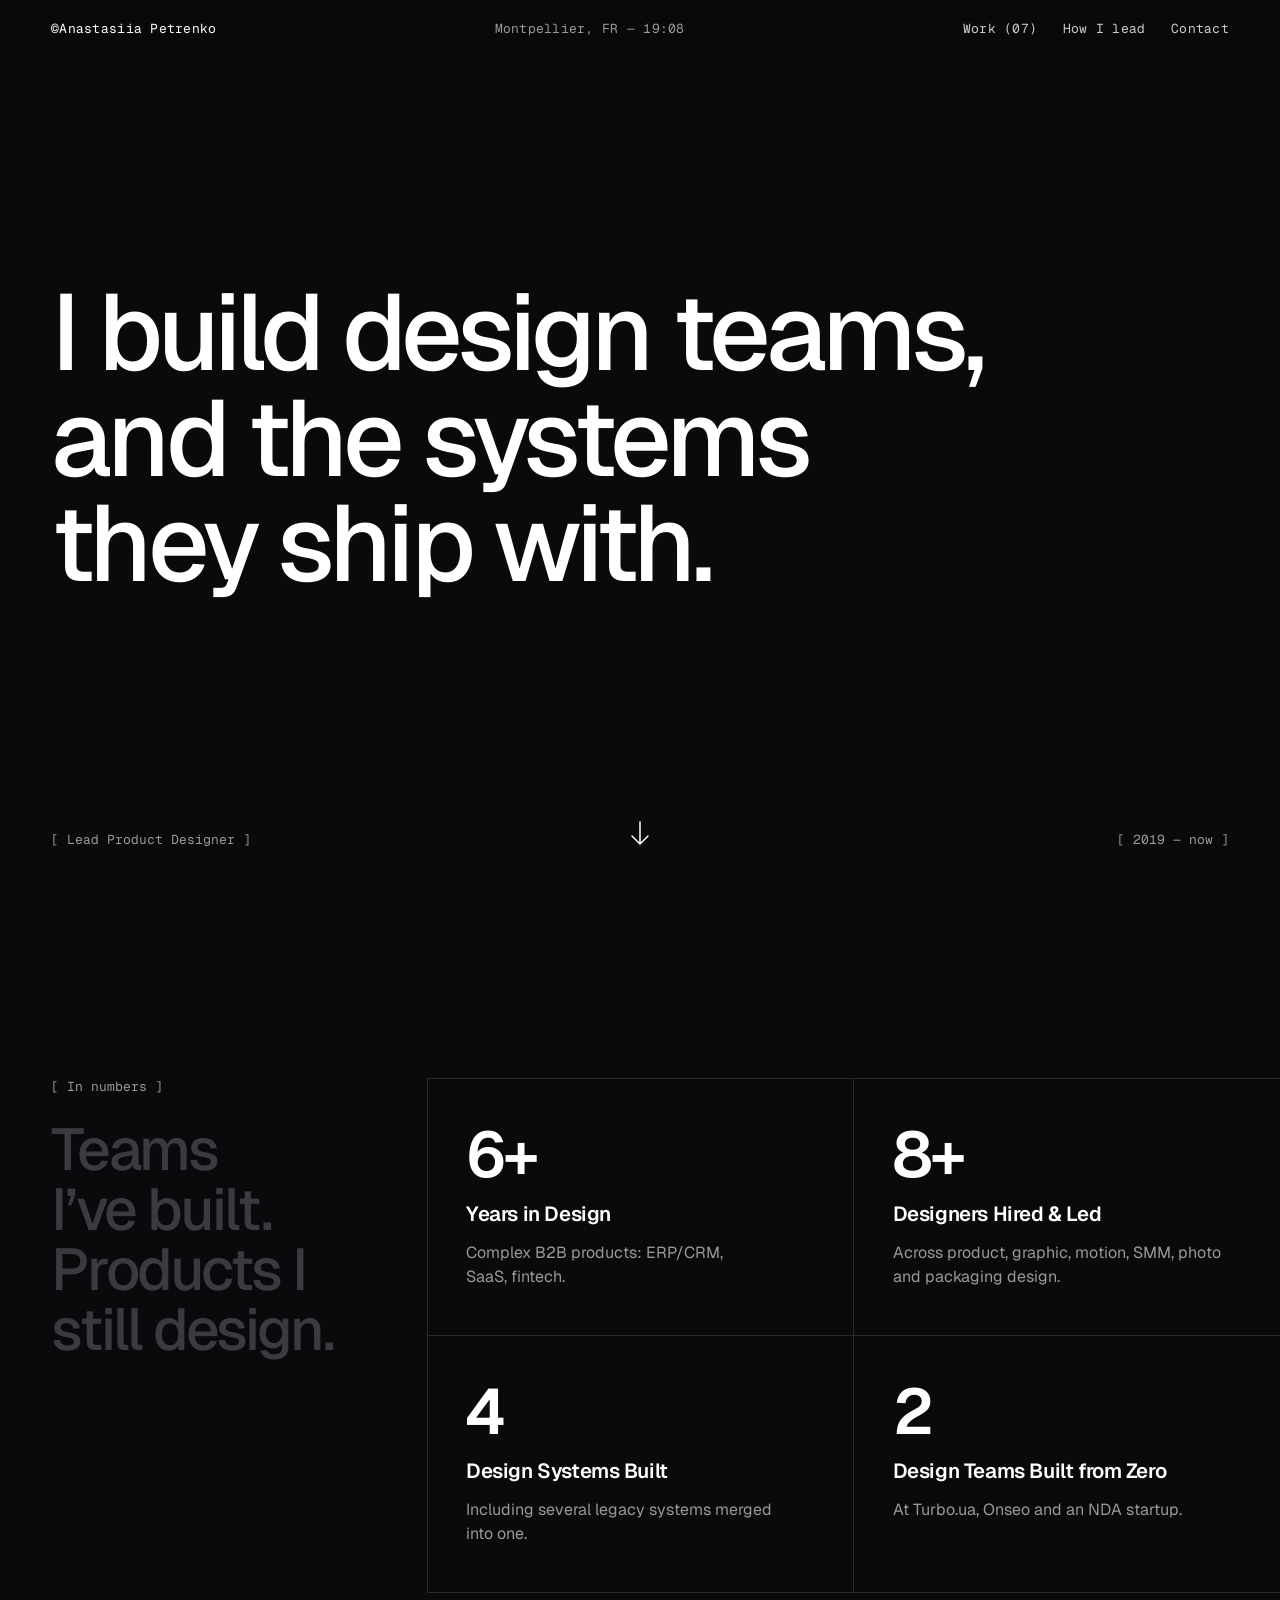
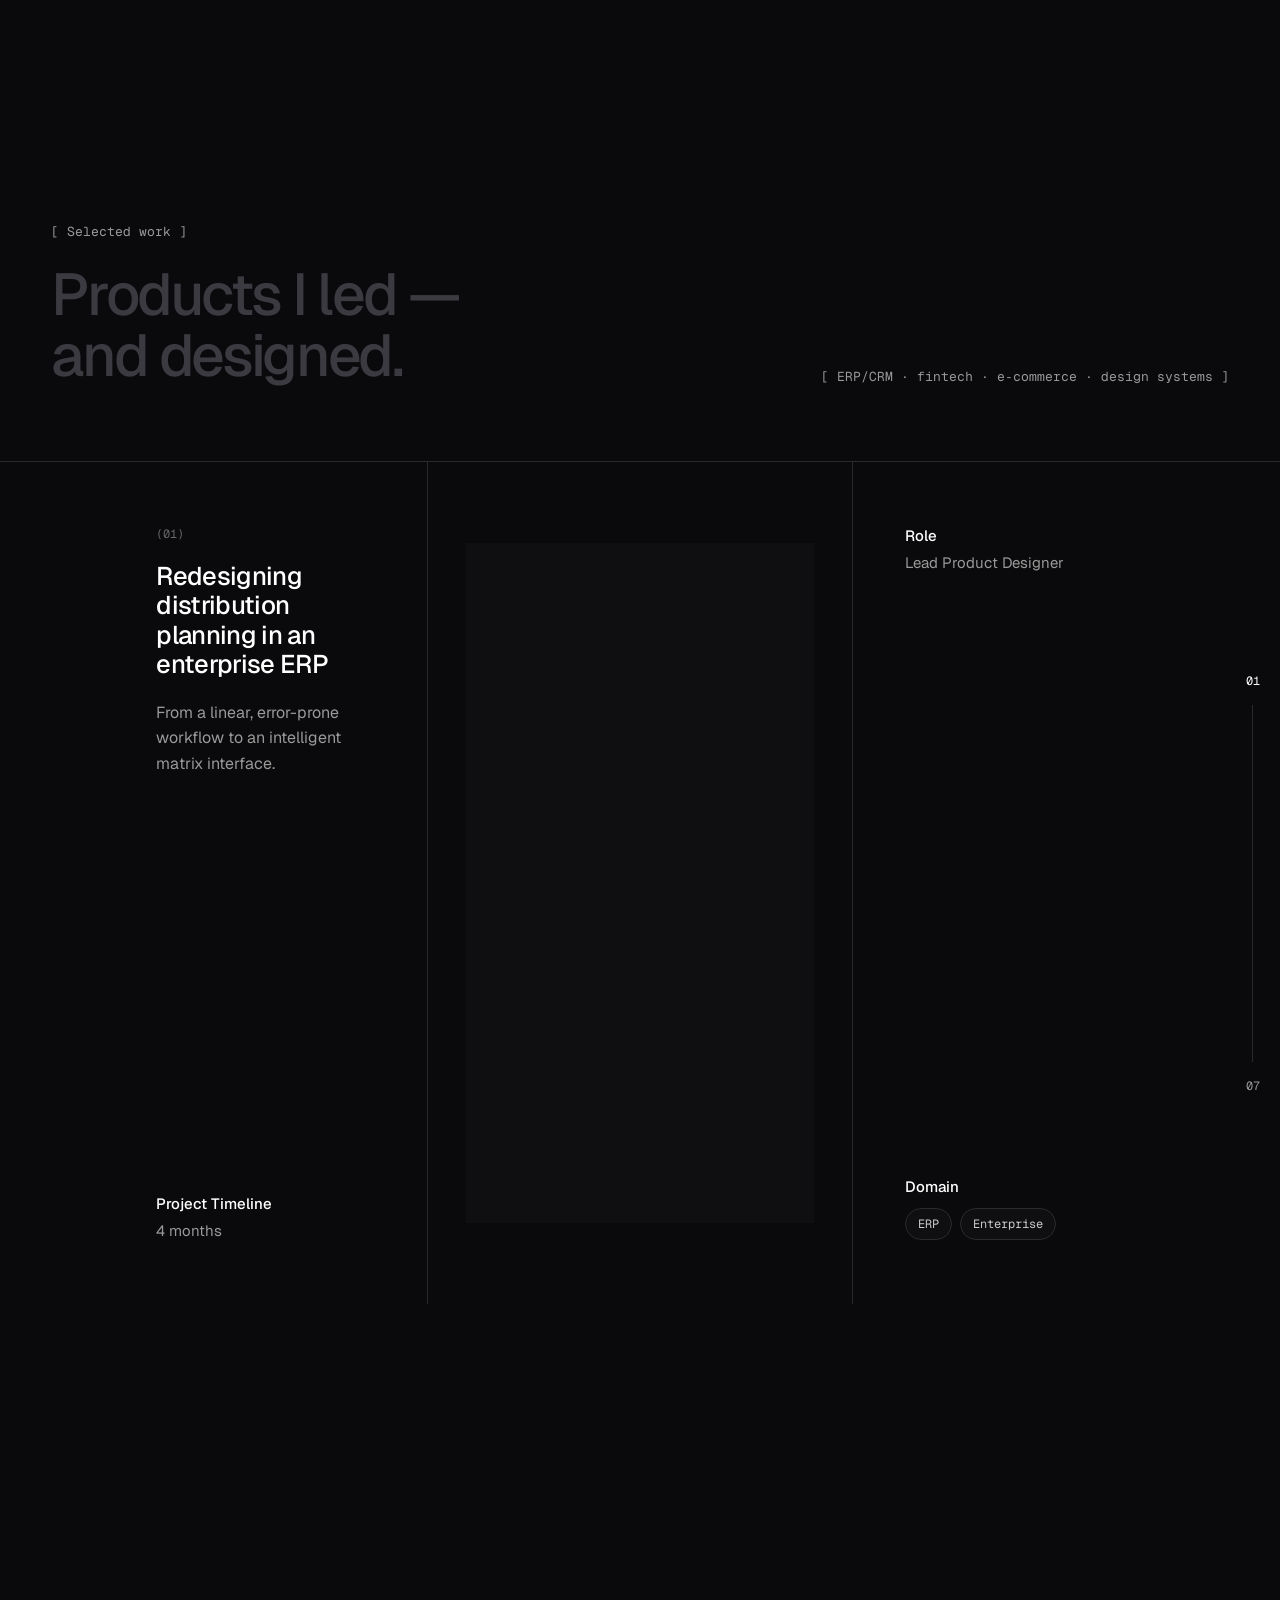
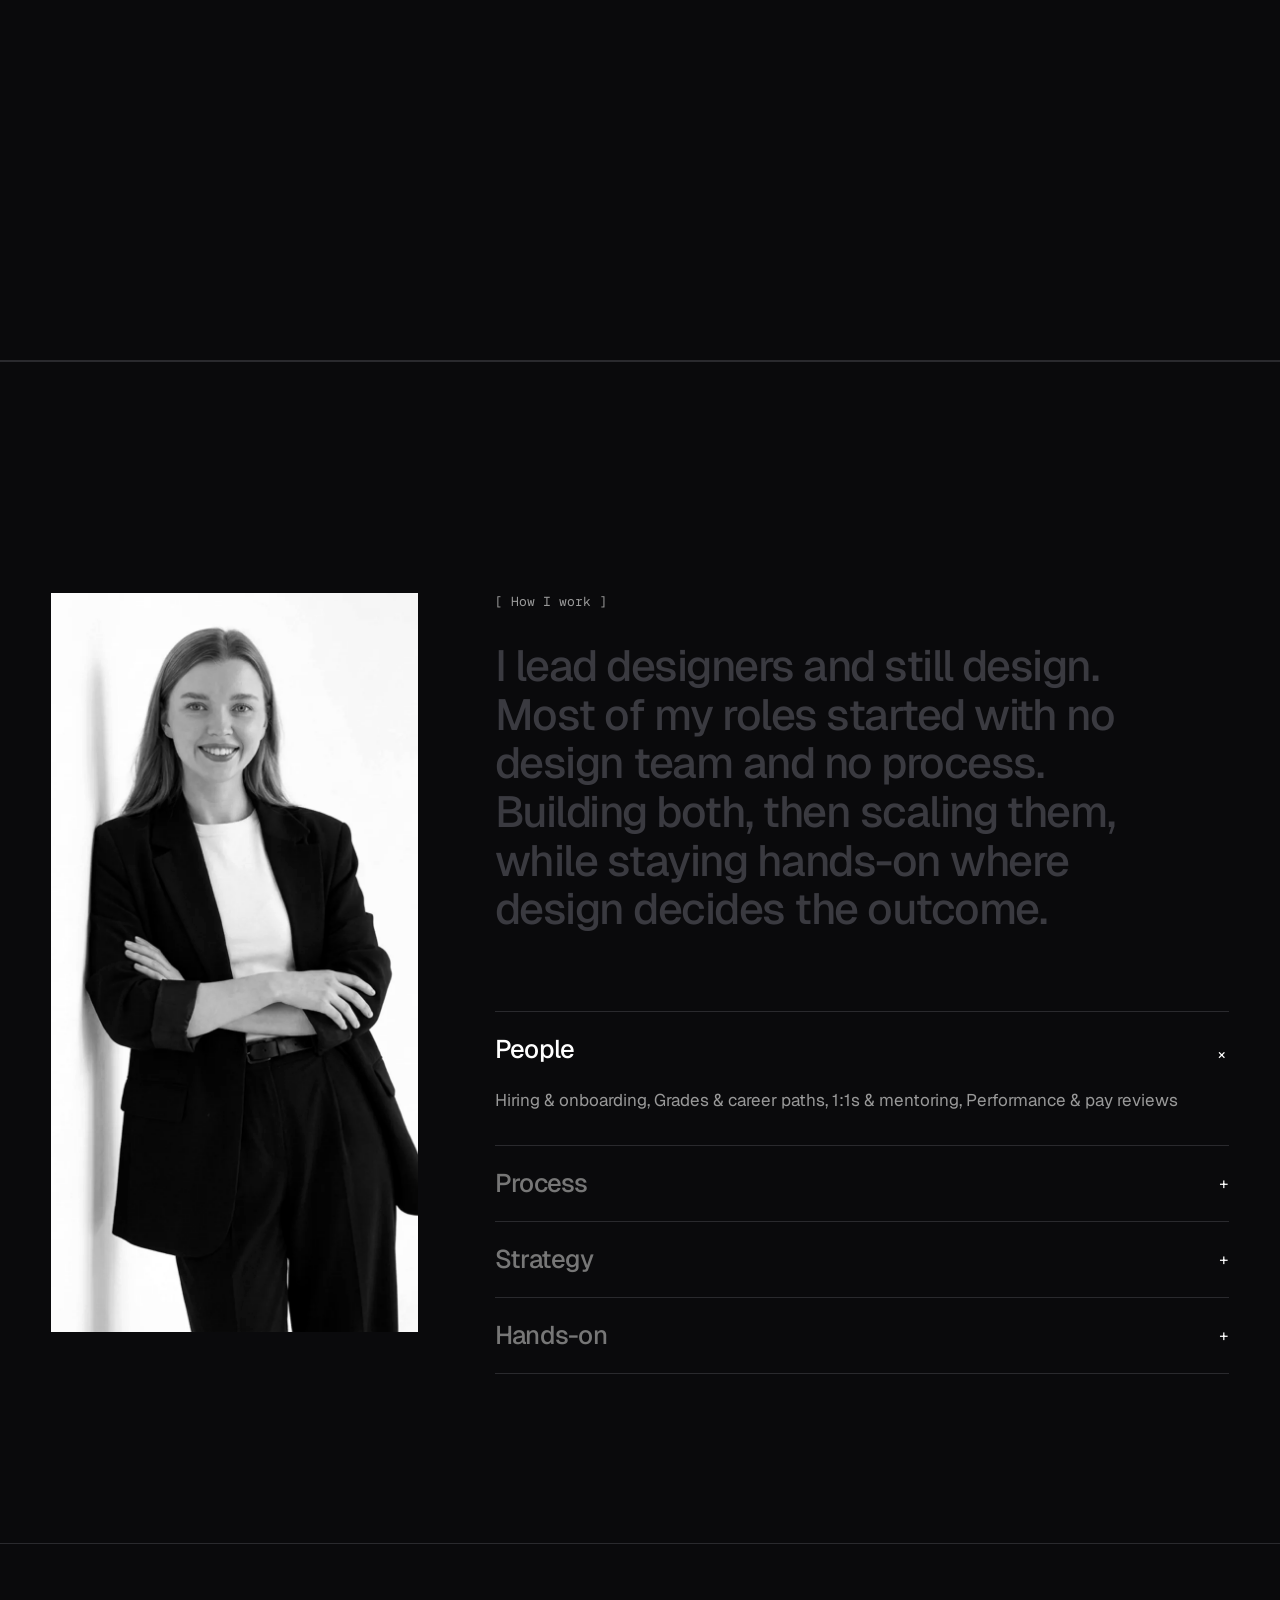
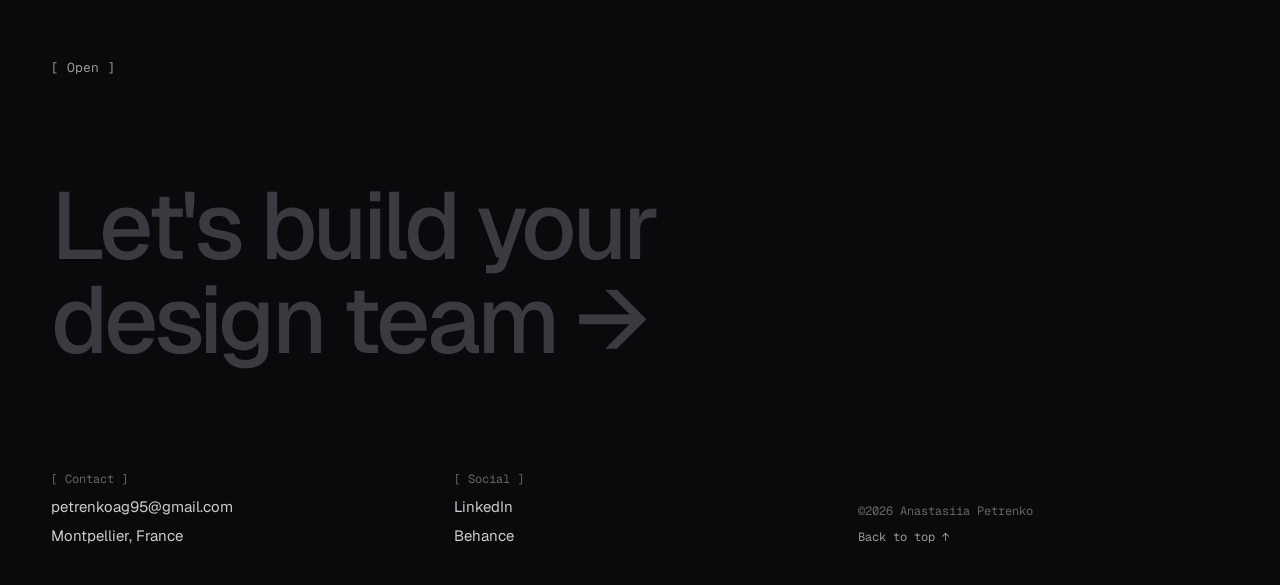
<file: index.html>
<!DOCTYPE html>
<html lang="en">
<head>
  <!-- Google Tag Manager -->
  <script>(function(w,d,s,l,i){w[l]=w[l]||[];w[l].push({'gtm.start':
  new Date().getTime(),event:'gtm.js'});var f=d.getElementsByTagName(s)[0],
  j=d.createElement(s),dl=l!='dataLayer'?'&l='+l:'';j.async=true;j.src=
  'https://www.googletagmanager.com/gtm.js?id='+i+dl;f.parentNode.insertBefore(j,f);
  })(window,document,'script','dataLayer','GTM-K25V9CTP');</script>
  <!-- End Google Tag Manager -->
  <!-- Google tag (gtag.js) -->
  <script async src="https://www.googletagmanager.com/gtag/js?id=G-8EQWVSNK7V"></script>
  <script>
    window.dataLayer = window.dataLayer || [];
    function gtag(){dataLayer.push(arguments);}
    gtag('js', new Date());
    gtag('config', 'G-8EQWVSNK7V');
  </script>
  <!-- End Google tag (gtag.js) -->
  <!-- Microsoft Clarity -->
  <script type="text/javascript">
    (function(c,l,a,r,i,t,y){
        c[a]=c[a]||function(){(c[a].q=c[a].q||[]).push(arguments)};
        t=l.createElement(r);t.async=1;t.src="https://www.clarity.ms/tag/"+i;
        y=l.getElementsByTagName(r)[0];y.parentNode.insertBefore(t,y);
    })(window, document, "clarity", "script", "yuyqac0y1p");
  </script>
  <!-- End Microsoft Clarity -->

  <meta charset="UTF-8">
  <meta name="viewport" content="width=device-width, initial-scale=1.0">
  <title>Anastasiia Petrenko &mdash; Lead Product Designer</title>
  <meta name="description" content="I build design teams, and the systems they ship with. 7+ years in complex B2B products: ERP/CRM, SaaS, fintech.">
  <meta property="og:title" content="Anastasiia Petrenko — Lead Product Designer">
  <meta property="og:description" content="I build design teams, and the systems they ship with. 7+ years in complex B2B products: ERP/CRM, SaaS, fintech.">
  <meta property="og:url" content="https://petrenko-anastasiia.com/">
  <meta property="og:type" content="website">
  <meta property="og:image" content="https://petrenko-anastasiia.com/assets/og-image.png">
  <meta property="og:image:width" content="1200">
  <meta property="og:image:height" content="630">
  <meta name="twitter:card" content="summary_large_image">
  <link rel="icon" type="image/png" href="assets/favicon.png">
  <script>
    /* JS-only states (loader, reveals) are scoped to .js so the page is fully visible without JS;
       the loader plays once per session — repeat visits and returns from a case skip it */
    (function(d){var c=' js';try{if(sessionStorage.getItem('loaderSeen'))c+=' no-loader';}catch(e){}d.className+=c;})(document.documentElement);
  </script>
  <link rel="preconnect" href="https://fonts.googleapis.com">
  <link rel="preconnect" href="https://fonts.gstatic.com" crossorigin>
  <link rel="preload" as="style" href="https://fonts.googleapis.com/css2?family=Geist:wght@400;500;600&family=Geist+Mono:wght@400;500&display=swap">
  <link href="https://fonts.googleapis.com/css2?family=Geist:wght@400;500;600&family=Geist+Mono:wght@400;500&display=swap" rel="stylesheet" media="print" onload="this.media='all'">
  <noscript><link href="https://fonts.googleapis.com/css2?family=Geist:wght@400;500;600&family=Geist+Mono:wght@400;500&display=swap" rel="stylesheet"></noscript>
  <style>
    :root{
      --bg:#0a0a0c;--surface:#0f0f12;--line:#2a2a2e;--faint:#1c1c20;
      --t2:#999;--t3:#666;--unfill:#3a3a40;--accent:#4493fa;
      --gut:clamp(20px,4vw,56px);--ease1:cubic-bezier(.76,0,.24,1);--ease2:cubic-bezier(.2,.7,.2,1);
      --vr:clamp(180px,18vw,250px);--vr2:calc(var(--vr) * 0.5);
    }
    *{box-sizing:border-box;margin:0;padding:0}
    html{scroll-behavior:smooth}
    body{background:var(--bg);color:#fff;font-family:'Geist',system-ui,sans-serif;-webkit-font-smoothing:antialiased;overflow-x:hidden}
    a{color:#fff;text-decoration:none}
    a:hover{color:var(--accent)}
    img{display:block;max-width:100%}
    ::selection{background:var(--accent);color:#0a0a0c}
    .mono{font-family:'Geist Mono',monospace}
    @keyframes wordUp{from{opacity:0;transform:translateY(0.6em);filter:blur(6px)}to{opacity:1;transform:none;filter:none}}
    @keyframes nudge{0%,100%{transform:translateY(0);opacity:.5}50%{transform:translateY(8px);opacity:1}}

    /* header */
    .hdr{position:sticky;top:0;z-index:30;display:flex;align-items:center;justify-content:space-between;gap:24px;padding:20px var(--gut);background:rgba(10,10,12,.82);backdrop-filter:blur(14px);-webkit-backdrop-filter:blur(14px);font-family:'Geist Mono',monospace;font-size:13px;letter-spacing:.02em}
    .hdr-logo{color:#fff;white-space:nowrap}
    .clock-wrap{display:flex;align-items:center;gap:8px;color:var(--t2)}
    .hdr-nav{display:flex;gap:clamp(14px,2vw,28px);color:#ccc}
    .hdr-nav a{color:#ccc}
    .hdr-burger{display:none;background:none;border:0;padding:0;margin:0;cursor:pointer;width:26px;height:14px;position:relative;flex:0 0 auto}
    .hdr-burger span{position:absolute;left:0;right:0;height:1.5px;background:#fff;transition:transform .35s var(--ease2),opacity .25s}
    .hdr-burger span:first-child{top:0}
    .hdr-burger span:last-child{bottom:0}
    .hdr-burger.active span:first-child{transform:translateY(6px) rotate(45deg)}
    .hdr-burger.active span:last-child{transform:translateY(-6px) rotate(-45deg)}
    /* mobile menu overlay */
    .menu{position:fixed;inset:0;z-index:25;background:rgba(10,10,12,.97);backdrop-filter:blur(18px);-webkit-backdrop-filter:blur(18px);display:flex;flex-direction:column;justify-content:center;gap:clamp(40px,8vh,80px);padding:calc(58px + var(--gut)) var(--gut) var(--gut);opacity:0;pointer-events:none;transform:translateY(-6px);transition:opacity .4s ease,transform .4s var(--ease2)}
    .menu.open{opacity:1;pointer-events:auto;transform:none}
    .menu-nav{display:flex;flex-direction:column;gap:10px}
    .menu-nav a{color:#fff;font-size:clamp(40px,11vw,60px);font-weight:500;letter-spacing:-0.04em;line-height:1.08}
    .menu-nav a:hover,.menu-nav a:active{color:var(--accent)}
    .menu-foot{display:flex;justify-content:space-between;gap:16px;font-family:'Geist Mono',monospace;font-size:13px;color:var(--t2);border-top:1px solid var(--line);padding-top:24px}
    body.menu-open{overflow:hidden}

    /* hero */
    .hero{position:relative;overflow:hidden;min-height:calc(100svh - 58px);justify-content:space-between;padding:clamp(40px,6vw,88px) var(--gut) clamp(32px,4vw,56px);display:flex;flex-direction:column;gap:clamp(40px,6vw,88px)}
    .hero h1{position:relative;margin:auto 0;font-size:clamp(44px,8.4vw,136px);font-weight:500;line-height:.98;letter-spacing:-0.045em;max-width:15ch;text-wrap:balance}
    .hero h1 .w{display:inline-block;white-space:pre;opacity:0}
    .hero.go h1 .w{animation:wordUp .9s var(--ease2) var(--d) both}
    .hero-trail{position:absolute;inset:0;pointer-events:none;overflow:hidden}
    .hero-trail img{position:absolute;width:clamp(160px,16vw,240px);aspect-ratio:4/3;object-fit:cover;border-radius:6px;transform:translate(-50%,-50%);box-shadow:0 20px 60px rgba(0,0,0,.5)}
    .hero-foot{position:relative;display:grid;grid-template-columns:1fr auto 1fr;align-items:end;gap:16px;font-family:'Geist Mono',monospace;font-size:13px;color:var(--t2)}

    /* numbers */
    .numbers{padding:calc(var(--vr) - clamp(32px,4vw,56px)) 0 0;display:grid;grid-template-columns:minmax(0,1fr) minmax(0,2fr);gap:0;align-items:start}
    .num-head{display:flex;flex-direction:column;gap:24px;padding:0 var(--gut)}
    .num-head h2{font-size:clamp(36px,4.6vw,68px);font-weight:500;letter-spacing:-0.04em;line-height:1.02;max-width:12ch;text-wrap:balance}
    .num-grid{display:grid;grid-template-columns:repeat(2,minmax(0,1fr));border-top:1px solid var(--line);border-bottom:1px solid var(--line);border-left:1px solid var(--line);gap:1px;background:var(--line)}
    .num-cell{display:flex;flex-direction:column;gap:14px;padding:clamp(32px,3.6vw,56px) clamp(20px,3vw,48px);background:var(--bg)}
    .num-cell>div{display:flex;flex-direction:column;gap:14px}
    .js .num-cell>div{opacity:0;transform:translateY(40px);transition:opacity .7s ease,transform .9s var(--ease2)}
    .js .num-cell.in>div{opacity:1;transform:none}
    .num-cell strong{font-size:clamp(48px,5vw,80px);font-weight:600;letter-spacing:-0.045em;line-height:.95;color:#fff;font-variant-numeric:tabular-nums}
    .num-cell .lbl{font-size:clamp(20px,1.6vw,24px);font-weight:600;letter-spacing:-0.02em;color:#fff}
    .num-cell .note{font-size:16px;line-height:1.5;color:var(--t2);max-width:30ch;text-wrap:pretty}

    /* work */
    .work{padding:var(--vr) var(--gut) var(--vr)}
    .work-head{display:flex;flex-wrap:wrap;align-items:flex-end;justify-content:space-between;gap:24px;margin-bottom:clamp(56px,6vw,96px)}
    .work-tags{white-space:nowrap}
    .work-head h2{font-size:clamp(36px,4.6vw,68px);font-weight:500;letter-spacing:-0.04em;line-height:1.02;max-width:14ch;text-wrap:balance}
    .work-scroll{position:relative;height:700vh;border-top:1px solid var(--line);border-bottom:1px solid var(--line);margin:0 calc(-1 * var(--gut)) calc(-1 * var(--vr))}
    .work-sticky{position:sticky;top:58px;height:calc(100vh - 58px);overflow:hidden}
    .work-track{display:flex;flex-direction:row;height:100%;will-change:transform}
    .work-panel{position:relative;flex:0 0 auto;width:100vw;height:100%;display:grid;grid-template-columns:1fr 1fr 1fr;color:#fff}
    .work-panel .col-l{display:flex;flex-direction:column;justify-content:space-between;gap:48px;padding:clamp(40px,5vw,88px) var(--gut) clamp(40px,5vw,88px) clamp(40px,12.2vw,175px)}
    .work-panel .col-c{display:grid;place-items:center;min-height:0;padding:clamp(32px,4vw,64px) clamp(20px,3vw,48px);border-left:1px solid var(--line);border-right:1px solid var(--line)}
    .work-panel .col-r{display:flex;flex-direction:column;justify-content:space-between;gap:48px;padding:clamp(40px,5vw,88px) clamp(40px,12.2vw,175px) clamp(40px,5vw,88px) var(--gut)}
    .work-panel h3{font-size:clamp(24px,2vw,32px);font-weight:500;letter-spacing:-0.025em;line-height:1.15;text-wrap:balance}
    .work-cover{position:relative;display:block;height:min(calc(100vh - 58px - 160px),680px);max-height:100%;max-width:100%;aspect-ratio:4/5;overflow:hidden;background:var(--surface);clip-path:inset(100% 0 0 0);transition:clip-path 1.2s var(--ease1);cursor:none}
    .work-cover.in{clip-path:inset(0 0 0 0)}
    .work-cover img{position:absolute;inset:0;width:100%;height:100%;object-fit:cover;transition:transform 1.6s var(--ease2);transform:scale(1.3)}
    .work-cover.in img{transform:scale(1)}
    .work-cover.in:hover img{transform:scale(1.04)}
    .view-dot{position:absolute;left:0;top:0;width:88px;height:88px;margin:-44px 0 0 -44px;border-radius:50%;background:#fff;color:#0a0a0c;display:grid;place-items:center;font-family:'Geist Mono',monospace;font-size:12px;letter-spacing:.12em;pointer-events:none;z-index:3;transform:translate(0,0) scale(0);transition:transform .35s var(--ease2)}
    .chip{padding:7px 12px;border:1px solid var(--line);border-radius:999px;background:var(--surface);font-family:'Geist Mono',monospace;font-size:12px;color:#ccc}
    .work-prog{position:absolute;right:clamp(12px,1.6vw,24px);top:25%;height:50%;display:flex;flex-direction:column;align-items:center;gap:16px;font-family:'Geist Mono',monospace;font-size:12px;color:var(--t2);pointer-events:none;z-index:4}
    .work-prog .track{position:relative;flex:1;width:1px;background:var(--line)}
    .work-prog .track span{position:absolute;inset:0;background:var(--accent);transform-origin:top;transform:scaleY(0)}

    /* lead / how I work */
    .lead{padding:var(--vr) var(--gut) var(--vr2);border-top:1px solid var(--line);display:grid;grid-template-columns:minmax(240px,1fr) minmax(0,2fr);gap:clamp(40px,6vw,96px);align-items:start}
    .lead-photo{position:sticky;top:calc(58px + clamp(32px,4vw,56px));height:min(calc(100vh - 58px - 2 * clamp(32px,4vw,56px)),742px);max-width:100%;aspect-ratio:849/1500;overflow:hidden;background:var(--surface)}
    .lead-photo img{width:100%;height:100%;object-fit:cover;filter:grayscale(1) contrast(1.05)}
    .lead-main{display:flex;flex-direction:column;gap:clamp(56px,6vw,96px);min-width:0}
    .lead-text{font-size:clamp(28px,3.4vw,56px);font-weight:500;letter-spacing:-0.035em;line-height:1.12;color:#fff;max-width:24ch;text-wrap:pretty;white-space:pre-line}
    .acc{display:flex;flex-direction:column;border-top:1px solid var(--line)}
    .acc-row{border-bottom:1px solid var(--line)}
    .acc-btn{all:unset;cursor:pointer;width:100%;display:grid;grid-template-columns:1fr 24px;align-items:center;gap:16px;padding:clamp(16px,1.6vw,24px) 0}
    .acc-title{font-size:clamp(22px,2vw,32px);font-weight:500;letter-spacing:-0.03em;color:#777;transform:translateX(0);transition:color .3s,transform .5s var(--ease2)}
    .acc-row:hover .acc-title{color:#fff;transform:translateX(16px)}
    .acc-row.open .acc-title{color:#fff}
    .acc-sign{font-family:'Geist Mono',monospace;font-size:16px;color:#fff;text-align:right;transform:rotate(0);transition:transform .4s var(--ease2),color .3s}
    .acc-row:hover .acc-sign{color:var(--accent);transform:rotate(90deg)}
    .acc-row.open .acc-sign{transform:rotate(45deg)}
    .acc-panel{display:grid;grid-template-rows:0fr;opacity:0;transition:grid-template-rows .5s var(--ease2),opacity .4s}
    .acc-row.open .acc-panel{grid-template-rows:1fr;opacity:1}
    .acc-body{overflow:hidden;min-height:0}
    .acc-body p{padding:0 40px clamp(24px,2.4vw,36px) 0;font-size:17px;line-height:1.6;color:var(--t2);text-wrap:pretty}

    /* footer */
    .ftr{padding:var(--vr2) var(--gut) 40px;border-top:1px solid var(--line);display:flex;flex-direction:column;gap:clamp(56px,8vw,120px)}
    .cta{font-size:clamp(40px,7.4vw,120px);font-weight:500;letter-spacing:-0.045em;line-height:1;color:#fff;max-width:14ch}
    .cta:hover{color:var(--accent)}
    .ftr-grid{display:grid;grid-template-columns:repeat(auto-fit,minmax(180px,1fr));gap:32px;font-size:15px;color:#ccc}
    .ftr-grid a{color:#ccc}

    /* loader */
    #loader{position:fixed;inset:0;z-index:100;background:var(--bg);display:grid;grid-template-rows:auto 1fr auto;gap:clamp(20px,2.4vw,32px);padding:var(--gut);opacity:1;transition:opacity .6s ease .5s}
    #loader.exit{opacity:0}
    html:not(.js) #loader,.no-loader #loader{display:none}
    #loader .top{display:flex;justify-content:space-between;font-family:'Geist Mono',monospace;font-size:13px;color:var(--t2)}
    #loader-grid{display:grid;grid-template-columns:repeat(4,minmax(0,1fr));grid-template-rows:repeat(3,minmax(0,1fr));gap:1px;background:var(--line);border:1px solid var(--line);min-height:0}
    #loader-grid .cell{position:relative;overflow:hidden;background:var(--bg)}
    #loader-grid .cell img{position:absolute;inset:0;width:100%;height:100%;object-fit:cover;clip-path:inset(100% 0 0 0);transform:scale(1.15);transition:clip-path .8s var(--ease1),transform 1.2s var(--ease1)}
    #loader-grid .cell.lit img{clip-path:inset(0);transform:scale(1)}
    #loader-grid .cell .idx{position:absolute;left:12px;top:10px;font-family:'Geist Mono',monospace;font-size:11px;color:#555;mix-blend-mode:difference}
    #loader-grid .cell.lit .idx{color:#fff}
    #loader .bar{display:flex;align-items:center;gap:24px;font-family:'Geist Mono',monospace;font-size:13px;color:#fff}
    #loader .bar .track{position:relative;flex:1;height:1px;background:var(--line)}
    #loader .bar .track span{position:absolute;inset:0;background:var(--accent);transform-origin:left;transform:scaleX(0)}
    #loader .bar .pct{font-variant-numeric:tabular-nums;min-width:4ch;text-align:right}
    .loader-big{display:none}

    @media (max-width:900px){
      .numbers{grid-template-columns:minmax(0,1fr);gap:40px}
      .num-grid{border-left:none}
    }
    @media (max-width:899px){
      .work{padding-bottom:0}
      .work-scroll{height:auto;margin-bottom:0;border:none}
      .work-sticky{position:relative;top:0;height:auto;overflow:visible}
      .work-track{flex-direction:column;height:auto;transform:none!important;gap:8px}
      /* image-first card: cover on top, then text, then grouped meta — uniform gutters, no dividers */
      .work-panel{width:100%!important;height:auto;display:flex;flex-direction:column;gap:28px;padding:48px 0;border:none}
      .work-panel .col-c{order:-1;padding:0 var(--gut);border:none;min-height:0}
      .work-panel .col-l{padding:0 var(--gut);gap:18px;justify-content:flex-start}
      .work-panel .col-r{padding:0 var(--gut);gap:22px;flex-direction:row;flex-wrap:wrap;justify-content:space-between}
      .work-panel .col-r>div{min-width:0}
      .work-cover{height:auto;width:100%;aspect-ratio:4/5;cursor:pointer}
      .work-panel h3{font-size:clamp(26px,6.4vw,34px)}
      .view-dot{display:none}
      .work-prog{display:none}
    }
    @media (max-width:800px){
      .lead{grid-template-columns:minmax(0,1fr)}
      .lead-photo{position:relative;top:0;height:auto}
    }
    @media (max-width:760px){
      .hdr{gap:16px}
      .clock-wrap,.hdr-nav{display:none}
      .hdr-burger{display:block}
    }
    @media (max-width:600px){
      /* simple numeric loader on phones */
      #loader{grid-template-rows:1fr;place-items:center;gap:0}
      #loader .top,#loader-grid,#loader .bar{display:none}
      .loader-big{display:flex;align-items:baseline;gap:6px;color:#fff;font-weight:500;letter-spacing:-0.05em;line-height:.9}
      #loader-bignum{font-size:clamp(48px,15vw,85px);font-variant-numeric:tabular-nums}
      .loader-big .pc{font-size:clamp(14px,4vw,26px);color:var(--t2)}
      .num-grid{grid-template-columns:1fr}
      /* nowrap would overflow a phone; wrap between items only (U+2011 keeps e‑commerce whole) */
      .work-tags{white-space:normal}
      .hero-foot{grid-template-columns:1fr auto;font-size:12px}
      .hero-foot a[aria-label="Scroll to work"]{display:none!important}
      .hero h1{font-size:clamp(52px,14vw,72px);text-align:center;max-width:none}
      /* centered footer + downward CTA arrow */
      .ftr{align-items:center;text-align:center}
      .cta{max-width:none}
      .ftr-grid{justify-items:center;width:100%}
      .ftr-grid>div{align-items:center}
      #cta span:last-child{display:inline-block;transform:rotate(90deg)}
    }
    @media (prefers-reduced-motion:reduce){
      *{animation:none!important;transition:none!important;scroll-behavior:auto!important}
      .hero h1 .w{opacity:1!important}
      #loader{display:none!important}
    }
  </style>
</head>
<body>
  <!-- Google Tag Manager (noscript) -->
  <noscript><iframe src="https://www.googletagmanager.com/ns.html?id=GTM-K25V9CTP"
  height="0" width="0" style="display:none;visibility:hidden"></iframe></noscript>
  <!-- End Google Tag Manager (noscript) -->

  <!-- Loader -->
  <div id="loader" aria-hidden="true">
    <div class="top"><span style="color:#fff">©Anastasiia Petrenko</span><span>[ Loading work ]</span></div>
    <div id="loader-grid"></div>
    <div class="bar"><span class="track"><span id="loader-fill"></span></span><span class="pct" id="loader-pct">000%</span></div>
    <div class="loader-big" aria-hidden="true"><span id="loader-bignum">0</span><span class="pc">%</span></div>
  </div>

  <header class="hdr">
    <a href="#top" class="hdr-logo">©Anastasiia Petrenko</a>
    <div class="clock-wrap"><span id="clock">Montpellier, FR —</span></div>
    <nav class="hdr-nav">
      <a href="#work">Work (07)</a>
      <a href="#lead">How I lead</a>
      <a href="mailto:petrenkoag95@gmail.com">Contact</a>
    </nav>
    <button class="hdr-burger" id="burger" aria-label="Open menu" aria-expanded="false" aria-controls="menu"><span></span><span></span></button>
  </header>

  <div class="menu" id="menu" aria-hidden="true">
    <nav class="menu-nav">
      <a href="#work" data-menu-link>Work (07)</a>
      <a href="#lead" data-menu-link>How I lead</a>
      <a href="mailto:petrenkoag95@gmail.com" data-menu-link>Contact</a>
    </nav>
    <div class="menu-foot"><span>Montpellier, France</span><span id="menu-clock"></span></div>
  </div>

  <section id="top" class="hero" data-hero>
    <div class="hero-trail" id="hero-trail" aria-hidden="true"></div>
    <h1 id="hero-h1">I build design teams, and the systems they ship with.</h1>
    <div class="hero-foot">
      <span>[ Lead Product Designer ]</span>
      <a href="#work" aria-label="Scroll to work" style="display:flex;flex-direction:column;align-items:center;gap:8px;color:var(--t2)">
        <svg width="20" height="28" viewBox="0 0 20 28" fill="none" style="animation:nudge 1.8s ease-in-out infinite"><path d="M10 2v22M2 16l8 8 8-8" stroke="#fff" stroke-width="1.5" stroke-linecap="round" stroke-linejoin="round"></path></svg>
      </a>
      <span style="justify-self:end">[ 2019 — now ]</span>
    </div>
  </section>

  <section class="numbers">
    <div class="num-head">
      <span class="mono" style="font-size:13px;color:var(--t2)">[ In numbers ]</span>
      <h2 id="num-title" data-fill="Teams I’ve built. Products I still design."></h2>
    </div>
    <div class="num-grid" id="num-grid">
      <div class="num-cell"><div><strong data-count="7">7+</strong><span class="lbl">Years in Design</span><span class="note">Complex B2B products: ERP/CRM, SaaS, fintech.</span></div></div>
      <div class="num-cell"><div><strong data-count="10">10+</strong><span class="lbl">Designers Hired &amp; Led</span><span class="note">Across product, graphic, motion, SMM, photo and packaging design.</span></div></div>
      <div class="num-cell"><div><strong data-count="5">5</strong><span class="lbl">Design Systems Built</span><span class="note">Including several legacy systems merged into one.</span></div></div>
      <div class="num-cell"><div><strong data-count="3">3</strong><span class="lbl">Design Teams Built from Zero</span><span class="note">At Turbo.ua, Onseo and an NDA startup.</span></div></div>
    </div>
  </section>

  <section id="work" class="work">
    <div class="work-head">
      <div style="display:flex;flex-direction:column;gap:24px">
        <span class="mono" style="font-size:13px;color:var(--t2)">[ Selected work ]</span>
        <h2 id="work-title" data-fill="Products I led — and designed."></h2>
      </div>
      <span class="mono work-tags" style="font-size:13px;color:var(--t2)">[ ERP/CRM&nbsp;· fintech&nbsp;· e&#8209;commerce&nbsp;· design&nbsp;systems ]</span>
    </div>
    <div class="work-scroll" id="work-scroll">
      <div class="work-sticky">
        <div class="work-track" id="work-track"></div>
        <div class="work-prog" id="work-prog">
          <span style="color:#fff" id="work-prog-cur">01</span>
          <span class="track"><span id="work-prog-fill"></span></span>
          <span>07</span>
        </div>
      </div>
    </div>
  </section>

  <section id="lead" class="lead">
    <div class="lead-photo"><img src="assets/home/images/anastasiia.webp" alt="Anastasiia Petrenko"></div>
    <div class="lead-main">
      <div style="display:flex;flex-direction:column;gap:32px">
        <span class="mono" style="font-size:13px;color:var(--t2)">[ How I work ]</span>
        <p class="lead-text" id="lead-text" data-fill="I lead designers and still design. &#10;Most of my roles started with no design team and no process. Building both, then scaling them, while staying hands-on where design decides the outcome."></p>
      </div>
      <div class="acc" id="acc"></div>
    </div>
  </section>

  <footer id="contact" class="ftr">
    <span class="mono" style="font-size:13px;color:var(--t2)">[ Open ]</span>
    <a class="cta" id="cta" href="mailto:petrenkoag95@gmail.com" aria-label="Let's build your design team" data-fill="Let's build your design team →"></a>
    <div class="ftr-grid">
      <div style="display:flex;flex-direction:column;gap:10px">
        <span class="mono" style="font-size:12px;color:var(--t3)">[ Contact ]</span>
        <a href="mailto:petrenkoag95@gmail.com">petrenkoag95@gmail.com</a>
        <span>Montpellier, France</span>
      </div>
      <div style="display:flex;flex-direction:column;gap:10px">
        <span class="mono" style="font-size:12px;color:var(--t3)">[ Social ]</span>
        <a href="https://www.linkedin.com/in/anastasia-petrenko/" target="_blank" rel="noopener">LinkedIn</a>
        <a href="https://www.behance.net/petrenkoanastasia" target="_blank" rel="noopener">Behance</a>
      </div>
      <div style="display:flex;flex-direction:column;gap:10px;justify-content:flex-end;font-family:'Geist Mono',monospace;font-size:12px;color:var(--t3)">
        <span>©2026 Anastasiia Petrenko</span>
        <a href="#top" style="color:var(--t2)">Back to top ↑</a>
      </div>
    </div>
  </footer>

  <script>
  (function(){
    var REDUCE = window.matchMedia('(prefers-reduced-motion: reduce)').matches;
    var MOBILE = window.matchMedia('(max-width:760px)').matches;
    var TRAIL = ['t2','t3','t4','t5','t6','t7','t8','t9','t10','t11','t12','t13'].map(function(n){return 'assets/home/trail/'+n+'.webp';});
    var COVERS = ['erp-core-sm','pap-pay-sm','erp-wave-sm','branding-sm','turbo-sm','b2c-onboarding-sm'].map(function(n){return 'assets/home/covers/'+n+'.webp';});
    var HEADLINE = 'I build design teams, and the systems they ship with.';

    var PROJECTS = [
      ['Redesigning distribution planning in an enterprise ERP','From a linear, error-prone workflow to an intelligent matrix interface.','Lead Product Designer','4 months',['ERP','Enterprise'],'assets/home/covers/erp-core-sm.webp','cases/erp-core.html'],
      ['Wave — an ERP/CRM platform built from scratch',"An ERP/CRM platform built from scratch for one of Ukraine's largest media holdings: research, design system, user flows and results.",'Product Designer · founding designer','2 years',['ERP','CRM'],'assets/home/covers/erp-wave-sm.webp','cases/erp-wave.html'],
      ['Pap-Pay crypto payroll wallet','A mobile crypto payroll wallet. Employees are paid in BTC and cash out to their card.','Lead Product Designer','7 months',['Crypto','Mobile'],'assets/home/covers/pap-pay-sm.webp','cases/pap-pay.html'],
      ['Turbo.ua delivery app',"30-minute grocery delivery in Kyiv. I designed the app, website and courier app from zero, then built the creative team.",'Lead Product Designer','2 years',['E-commerce','Mobile','Web'],'assets/home/covers/turbo-sm.webp','cases/turbo.html'],
      ['Packaging & brand identity',"Full-cycle branding for Ukraine's fastest grocery delivery: packaging, courier fleet, billboard, and social media content system.",'Lead Product Designer','2 years',['Branding'],'assets/home/covers/branding-sm.webp','cases/turbo-branding.html'],
      ['Design system for a crypto payroll wallet','Every transfer is irreversible, and that one fact shaped every token, component and rule.','Product Designer','7 months',['Design system','Crypto'],'assets/home/pap-pay-ds/brand-a-trail.webp','cases/pap-pay-ds.html'],
      ['Bet Route registration redesign','Redesign of the registration flow for a betting product — raising completion and cutting drop-off.','Product Designer','1 year',['Betting','Mobile'],'assets/home/covers/b2c-onboarding-sm.webp','cases/b2c-onboarding.html']
    ];
    var PILLARS = [
      ['People',['Hiring & onboarding','Grades & career paths','1:1s & mentoring','Performance & pay reviews']],
      ['Process',['Design process from zero','Team structure & rituals','Quality bar & design QA','Design system ownership']],
      ['Strategy',['Design vision & strategy','Roadmap & priorities with product','Stakeholder & C-level alignment','Team budget & headcount']],
      ['Hands-on',['Problem framing & success metrics','Discovery & field research','User flows & information architecture','UI design for web & mobile','Prototyping & usability testing','Product analytics & A/B tests','Design systems','Design-to-code with AI']]
    ];
    var esc = function(s){return String(s).replace(/&/g,'&amp;').replace(/</g,'&lt;').replace(/>/g,'&gt;');};
    var el = function(id){return document.getElementById(id);};
    var clamp01 = function(v){return Math.min(1,Math.max(0,v));};

    /* ---------- Headline words ---------- */
    (function(){
      var h1 = el('hero-h1');
      h1.textContent = '';
      HEADLINE.split(' ').forEach(function(w,i){
        var s = document.createElement('span');
        s.className = 'w'; s.textContent = w + (i < HEADLINE.split(' ').length-1 ? ' ' : '');
        s.style.setProperty('--d',(0.35 + i*0.07)+'s');
        h1.appendChild(s);
      });
    })();

    /* ---------- Scroll-fill text helpers ---------- */
    function buildFill(node, litColor){
      var txt = node.getAttribute('data-fill');
      node.setAttribute('aria-label', txt.replace(/\n/g,' '));
      node.textContent = '';
      var spans = [];
      [].forEach.call(txt, function(ch){
        var s = document.createElement('span');
        s.textContent = ch;
        s.style.color = REDUCE ? litColor : '#3a3a40';
        s.style.transition = 'color .15s';
        node.appendChild(s);
        spans.push(s);
      });
      return { spans: spans, lit: litColor, last: -1 };
    }
    function applyFill(f, frac){
      var n = Math.round(frac * f.spans.length);
      if (n === f.last) return;
      var lo = Math.min(n, f.last < 0 ? 0 : f.last), hi = Math.max(n, f.last);
      for (var i = Math.max(0,lo-1); i <= hi && i < f.spans.length; i++){
        f.spans[i].style.color = i < n ? f.lit : '#3a3a40';
      }
      f.last = n;
    }
    var numFill = buildFill(el('num-title'), '#fff');
    var workFill = buildFill(el('work-title'), '#fff');
    var leadFill = buildFill(el('lead-text'), '#fff');
    var ctaFill = buildFill(el('cta'), 'inherit');

    /* ---------- Stats ---------- */
    /* final values are in the HTML (no-JS, previews); the count-up from zero runs only once the block is reached */
    var STATS = [];
    [].forEach.call(document.querySelectorAll('#num-grid .num-cell'), function(cell,i){
      var v = cell.querySelector('strong'), n = v.getAttribute('data-count');
      cell.querySelector('div').style.transitionDelay = (i*120)+'ms, '+(i*120)+'ms';
      STATS.push({ el: v, n: parseInt(n,10), suffix: v.textContent.slice(n.length) });
    });
    var countGo = false;
    function startCount(){
      if (countGo) return; countGo = true;
      [].forEach.call(document.querySelectorAll('.num-cell'), function(c){ c.classList.add('in'); });
      if (REDUCE) return;
      var t0 = 0;
      function tick(now){
        if (!t0) t0 = now;
        var p = clamp01((now - 150 - t0) / 1600);
        var k = 1 - Math.pow(1 - p, 3);
        STATS.forEach(function(s){ s.el.textContent = Math.round(s.n*k) + s.suffix; });
        if (p < 1) requestAnimationFrame(tick);
      }
      requestAnimationFrame(tick);
    }

    /* ---------- Work panels ---------- */
    var panels = [], covers = [];
    (function(){
      var track = el('work-track');
      PROJECTS.forEach(function(p,i){
        var title=p[0],desc=p[1],role=p[2],time=p[3],domains=p[4],img=p[5],file=p[6];
        var panel = document.createElement('div');
        panel.className = 'work-panel';
        panel.innerHTML =
          '<div class="col-l">'
            +'<div style="display:flex;flex-direction:column;gap:20px;max-width:44ch">'
              +'<span class="mono" style="font-size:12px;color:var(--t3)">('+String(i+1).padStart(2,'0')+')</span>'
              +'<a href="'+file+'" style="color:#fff;display:flex;flex-direction:column;gap:14px;align-items:flex-start"><h3>'+esc(title)+'</h3></a>'
              +'<p style="font-size:16px;line-height:1.6;color:var(--t2);text-wrap:pretty">'+esc(desc)+'</p>'
            +'</div>'
            +'<div style="display:flex;flex-direction:column;gap:8px"><span style="font-size:15px;font-weight:500">Project Timeline</span><span style="font-size:15px;color:var(--t2)">'+esc(time)+'</span></div>'
          +'</div>'
          +'<div class="col-c">'
            +'<a class="work-cover" href="'+file+'" aria-label="Open '+esc(title)+'">'
              +'<img src="'+img+'" alt="'+esc(title)+'" draggable="false" loading="lazy" decoding="async">'
              +'<span class="view-dot">VIEW</span>'
            +'</a>'
          +'</div>'
          +'<div class="col-r">'
            +'<div style="display:flex;flex-direction:column;gap:8px"><span style="font-size:15px;font-weight:500">Role</span><span style="font-size:15px;color:var(--t2)">'+esc(role)+'</span></div>'
            +'<div style="display:flex;flex-direction:column;gap:12px"><span style="font-size:15px;font-weight:500">Domain</span><div style="display:flex;flex-wrap:wrap;gap:8px">'+domains.map(function(d){return '<span class="chip">'+esc(d)+'</span>';}).join('')+'</div></div>'
          +'</div>';
        track.appendChild(panel);
        panels.push(panel);
        var cover = panel.querySelector('.work-cover');
        covers.push(cover);
        var dot = cover.querySelector('.view-dot');
        cover.addEventListener('mousemove', function(e){
          var r = cover.getBoundingClientRect();
          dot.style.left = (e.clientX - r.left) + 'px';
          dot.style.top = (e.clientY - r.top) + 'px';
          dot.style.transform = 'scale(1)';
        });
        cover.addEventListener('mouseenter', function(){ dot.style.transform = 'scale(1)'; });
        cover.addEventListener('mouseleave', function(){ dot.style.transform = 'scale(0)'; });
      });
    })();
    var revealed = [];

    /* ---------- Accordion ---------- */
    var accOpen = 0, accRows = [];
    (function(){
      var acc = el('acc');
      PILLARS.forEach(function(p,i){
        var row = document.createElement('div');
        row.className = 'acc-row' + (i === accOpen ? ' open' : '');
        row.innerHTML =
          '<button class="acc-btn" aria-expanded="'+(i === accOpen)+'"><span class="acc-title">'+esc(p[0])+'</span><span class="acc-sign">+</span></button>'
          +'<div class="acc-panel"><div class="acc-body"><p>'+esc(p[1].join(', '))+'</p></div></div>';
        acc.appendChild(row);
        accRows.push(row);
        row.querySelector('.acc-btn').addEventListener('click', function(){
          var isOpen = accOpen === i;
          accRows.forEach(function(r,j){ r.classList.toggle('open', !isOpen && j===i); r.querySelector('.acc-btn').setAttribute('aria-expanded', (!isOpen && j===i)?'true':'false'); });
          accOpen = isOpen ? -1 : i;
        });
      });
    })();
    function measureAcc(){
      var acc = el('acc'); if (!acc) return;
      var closed = 1, max = 0;
      [].forEach.call(acc.querySelectorAll('.acc-btn'), function(b){ closed += b.offsetHeight + 1; });
      [].forEach.call(acc.querySelectorAll('.acc-body'), function(b){ max = Math.max(max, b.scrollHeight); });
      acc.style.minHeight = Math.ceil(closed + max) + 'px';
    }

    /* ---------- Clock ---------- */
    function tickClock(){
      var t = new Date().toLocaleTimeString('en-GB', { hour:'2-digit', minute:'2-digit', timeZone:'Europe/Paris' });
      el('clock').textContent = 'Montpellier, FR — ' + t;
      var mc = el('menu-clock'); if (mc) mc.textContent = t;
    }
    tickClock(); setInterval(tickClock, 30000);

    /* ---------- Mobile menu ---------- */
    (function(){
      var burger = el('burger'), menu = el('menu');
      if (!burger || !menu) return;
      function setOpen(open){
        burger.classList.toggle('active', open);
        menu.classList.toggle('open', open);
        document.body.classList.toggle('menu-open', open);
        burger.setAttribute('aria-expanded', open ? 'true' : 'false');
        menu.setAttribute('aria-hidden', open ? 'false' : 'true');
      }
      burger.addEventListener('click', function(){ setOpen(!menu.classList.contains('open')); });
      [].forEach.call(menu.querySelectorAll('[data-menu-link]'), function(a){ a.addEventListener('click', function(){ setOpen(false); }); });
      window.addEventListener('keydown', function(e){ if (e.key === 'Escape') setOpen(false); });
    })();

    /* ---------- Master scroll handler ---------- */
    var workScroll = el('work-scroll'), track = el('work-track'),
        progFill = el('work-prog-fill'), progCur = el('work-prog-cur');
    var N = 7, vw = 0, raf = 0;
    function layout(){
      vw = workScroll.clientWidth;
      if (window.innerWidth >= 900){
        panels.forEach(function(p){ p.style.width = vw + 'px'; });
      } else {
        panels.forEach(function(p){ p.style.width = ''; });
      }
    }
    function onScroll(){
      if (raf) return;
      raf = requestAnimationFrame(function(){
        raf = 0;
        var narrow = window.innerWidth < 900, vh = window.innerHeight;
        /* work pin */
        var r = workScroll.getBoundingClientRect();
        if (!narrow){
          var total = r.height - (vh - 58);
          var prog = clamp01((58 - r.top) / total);
          var tx = -prog * (N - 1) * vw;
          track.style.transform = 'translate3d(' + tx + 'px,0,0)';
          progFill.style.transform = 'scaleY(' + prog + ')';
          progCur.textContent = String(Math.min(7, Math.round(prog * 6) + 1)).padStart(2,'0');
          for (var i = 0; i < N; i++){
            if (!revealed[i] && r.top < vh && i * vw + tx < vw){ revealed[i] = true; covers[i].classList.add('in'); }
          }
        } else {
          panels.forEach(function(p,i){
            if (!revealed[i] && p.getBoundingClientRect().top < vh){ revealed[i] = true; covers[i].classList.add('in'); }
          });
        }
        /* scroll-fill texts */
        var nt = el('num-title').getBoundingClientRect().top;
        var nf = clamp01((vh*0.9 - nt) / (vh*0.45));
        applyFill(numFill, nf);
        if (nf >= 1) startCount();
        var wt = el('work-title').getBoundingClientRect().top;
        applyFill(workFill, clamp01((vh*0.9 - wt) / (vh*0.45)));
        var lt = el('lead-text').getBoundingClientRect();
        var startTop = vh - lt.height, dist = Math.max(200, startTop - 58);
        applyFill(leadFill, clamp01((startTop - lt.top) / dist));
        var ct = el('cta').getBoundingClientRect().top;
        applyFill(ctaFill, clamp01((vh*0.95 - ct) / (vh*0.35)));
      });
    }

    /* ---------- Hero image trail ---------- */
    (function(){
      var hero = document.querySelector('[data-hero]'), box = el('hero-trail');
      if (!hero || !box || REDUCE || MOBILE) return;
      TRAIL.forEach(function(s){ var im = new Image(); im.src = s; });
      var ti = 0;
      function spawn(x, y){
        var im = document.createElement('img');
        im.src = TRAIL[ti++ % TRAIL.length];
        var rot = (Math.random() - 0.5) * 12;
        im.style.left = x + 'px'; im.style.top = y + 'px';
        box.appendChild(im);
        var a = im.animate([
          { opacity:0, transform:'translate(-50%,-50%) scale(.6) rotate('+rot+'deg)' },
          { opacity:1, transform:'translate(-50%,-50%) scale(1) rotate('+rot+'deg)', offset:0.08 },
          { opacity:1, transform:'translate(-50%,-50%) scale(1) rotate('+rot+'deg)', offset:0.85 },
          { opacity:0, transform:'translate(-50%,-50%) scale(.85) rotate('+rot+'deg)' }
        ], { duration:1500, easing:'cubic-bezier(.2,.7,.2,1)' });
        a.onfinish = function(){ im.remove(); };
        while (box.children.length > 10) box.firstChild.remove();
      }
      var lx = -9999, ly = -9999, moved = false, autoOn = true;
      hero.addEventListener('pointermove', function(e){
        moved = true; autoOn = false;
        var r = hero.getBoundingClientRect();
        var x = e.clientX - r.left, y = e.clientY - r.top;
        if (Math.hypot(x - lx, y - ly) > 110){ lx = x; ly = y; spawn(x, y); }
      });
      var t0 = performance.now();
      setInterval(function(){
        if (!autoOn) return;
        var r = hero.getBoundingClientRect();
        if (r.bottom < 0 || r.top > window.innerHeight) return;
        var at = (performance.now() - t0) / 1000;
        spawn(r.width * (0.5 + 0.36*Math.sin(at*0.9)), r.height * (0.5 + 0.26*Math.sin(at*1.7 + 0.6)));
      }, 260);
    })();

    /* ---------- Loader ---------- */
    function startHero(){
      var hero = document.querySelector('[data-hero]');
      if (hero) hero.classList.add('go');
    }
    function initAfterLoad(){
      measureAcc();
      setTimeout(measureAcc, 300);
      if (document.fonts && document.fonts.ready) document.fonts.ready.then(measureAcc);
      window.addEventListener('resize', function(){ measureAcc(); layout(); onScroll(); });
      window.addEventListener('scroll', onScroll, { passive:true });
      layout(); onScroll(); startHero();
      // warm the work covers in the background (desktop) so the pinned scroll has them ready,
      // without making them block the initial page/loader on a slow connection
      if (!MOBILE) {
        var warm = function(){ COVERS.forEach(function(s){ var im = new Image(); im.decoding = 'async'; im.src = s; }); };
        if ('requestIdleCallback' in window) requestIdleCallback(warm, { timeout: 2000 }); else setTimeout(warm, 800);
      }
    }
    (function runLoader(){
      var loader = el('loader');
      // build grid cells (first 12 = trail images) — desktop only; the phone loader is just a number
      var grid = el('loader-grid');
      var cells = [];
      if (!MOBILE) {
        for (var i = 0; i < 12; i++){
          var c = document.createElement('div');
          c.className = 'cell';
          c.innerHTML = '<img src="'+TRAIL[i]+'" alt=""><span class="idx">'+String(i+1).padStart(2,'0')+'</span>';
          grid.appendChild(c); cells.push(c);
        }
      }
      // Only block the loader on the 12 grid images it shows; covers are not preloaded here
      // (they lazy-load on scroll and are warmed in the background once the page is interactive).
      var preload = MOBILE ? [] : TRAIL.slice();
      var finished = false;
      function finishLoad(){ if (finished) return; finished = true; var l = el('loader'); if (l) l.remove(); document.body.style.overflow = ''; initAfterLoad(); }
      if (REDUCE || !loader || document.documentElement.classList.contains('no-loader')){ finishLoad(); return; }
      try { sessionStorage.setItem('loaderSeen','1'); } catch(e){}
      document.body.style.overflow = 'hidden';
      // safety net: never leave the page scroll-locked if the loader ever stalls
      setTimeout(function(){ if (!finished){ loader.classList.add('exit'); setTimeout(finishLoad, 700); } }, 5000);
      var done = 0, total = preload.length;
      preload.forEach(function(s){ var im = new Image(); im.onload = im.onerror = function(){ done++; }; im.src = s; });
      var fill = el('loader-fill'), pctEl = el('loader-pct'), bignum = el('loader-bignum');
      var t0 = 0, lastPct = -1, lastLit = -1;
      function step(now){
        if (!t0) t0 = now;
        var elp = now - t0, timeP = Math.min(1, elp/1600), real = total ? done/total : 1;
        var shown = Math.min(timeP, Math.max(real, timeP*0.9));
        var pct = Math.round((1 - Math.pow(1 - shown, 2)) * 100);
        if (pct !== lastPct){
          lastPct = pct;
          fill.style.transform = 'scaleX(' + (pct/100) + ')';
          pctEl.textContent = String(pct).padStart(3,'0') + '%';
          if (bignum) bignum.textContent = pct;
          var lit = Math.floor(pct/100*12 + 0.001);
          if (cells.length && lit !== lastLit){
            for (var i=0;i<12;i++) cells[i].classList.toggle('lit', i < lit);
            lastLit = lit;
          }
        }
        if (pct >= 100 && real >= 1){
          setTimeout(function(){
            // exit: clip cells up staggered + fade overlay
            cells.forEach(function(c,i){
              var im = c.querySelector('img');
              im.style.transitionDelay = ((i%4)*60 + Math.floor(i/4)*40) + 'ms';
              im.style.clipPath = 'inset(0 0 100% 0)';
            });
            loader.classList.add('exit');
          }, 250);
          setTimeout(finishLoad, 1250);
          return;
        }
        requestAnimationFrame(step);
      }
      requestAnimationFrame(step);
    })();
  })();
  </script>
</body>
</html>
</file>
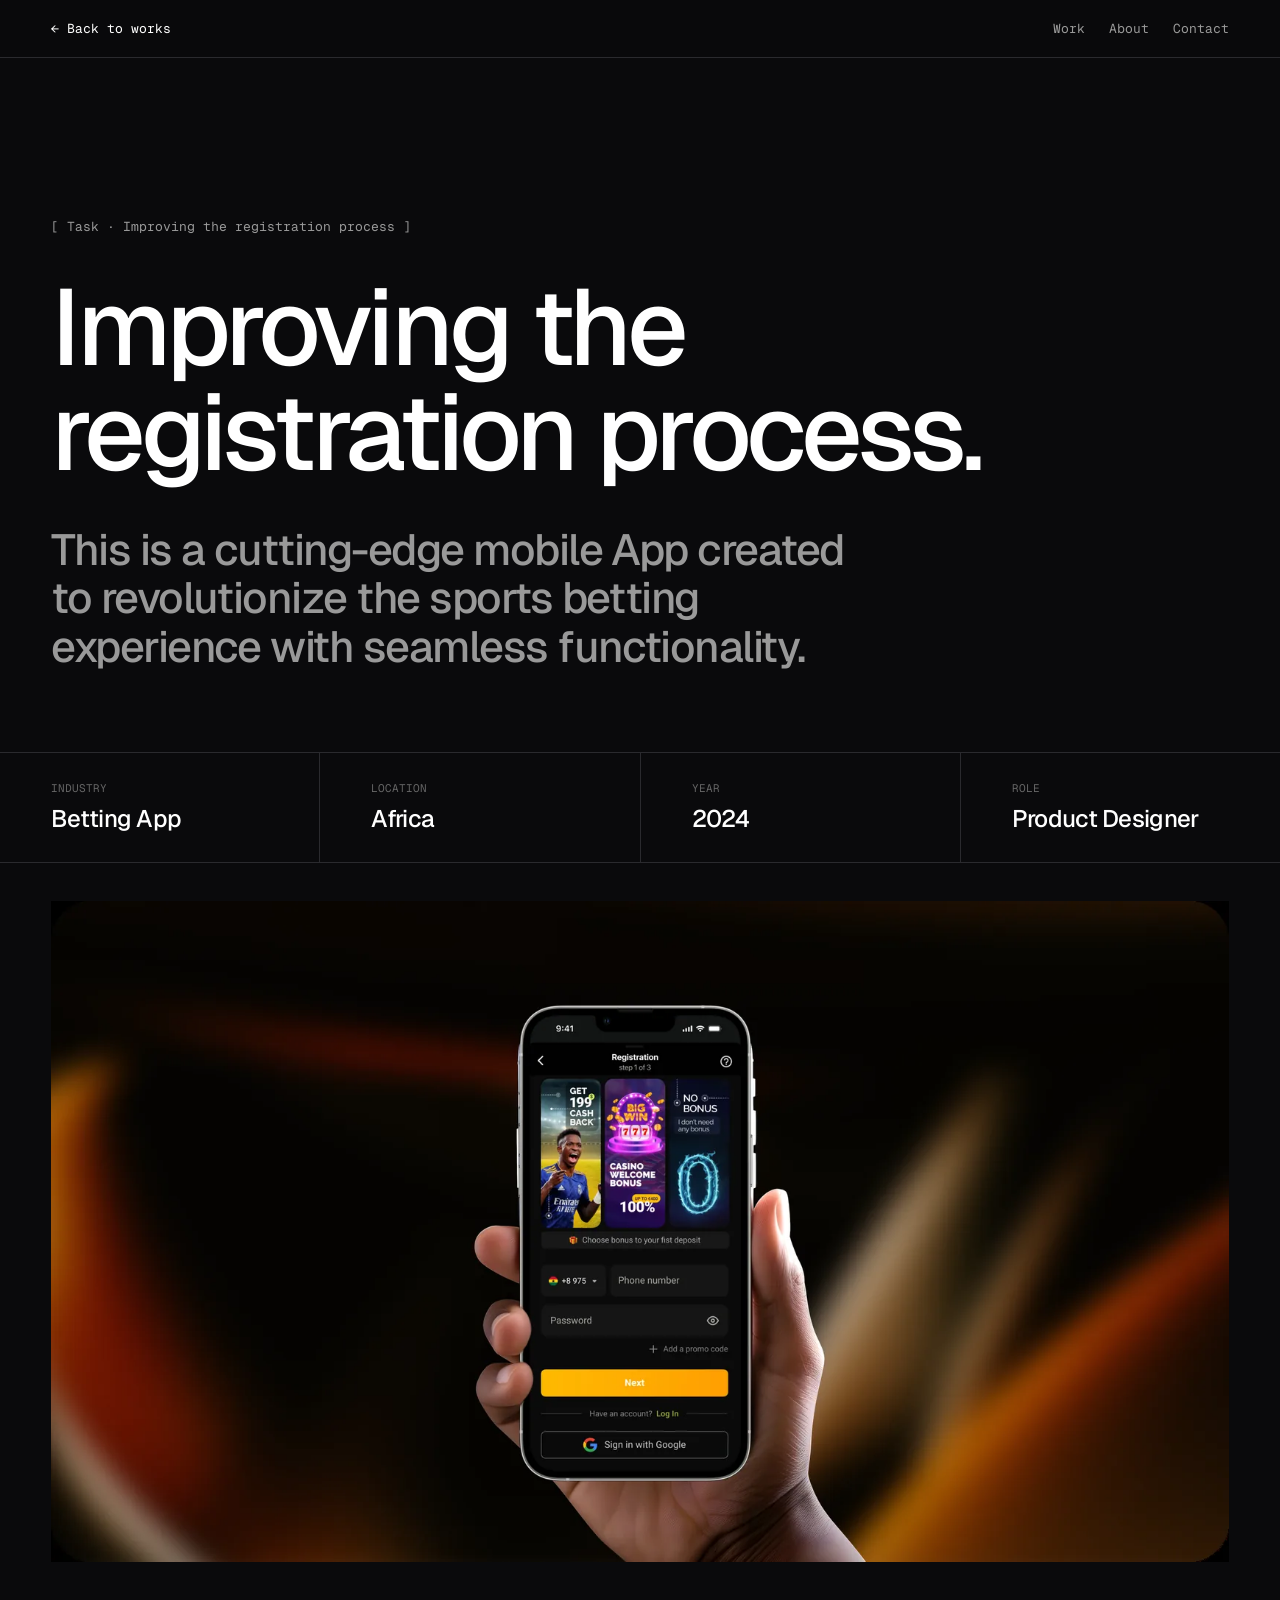
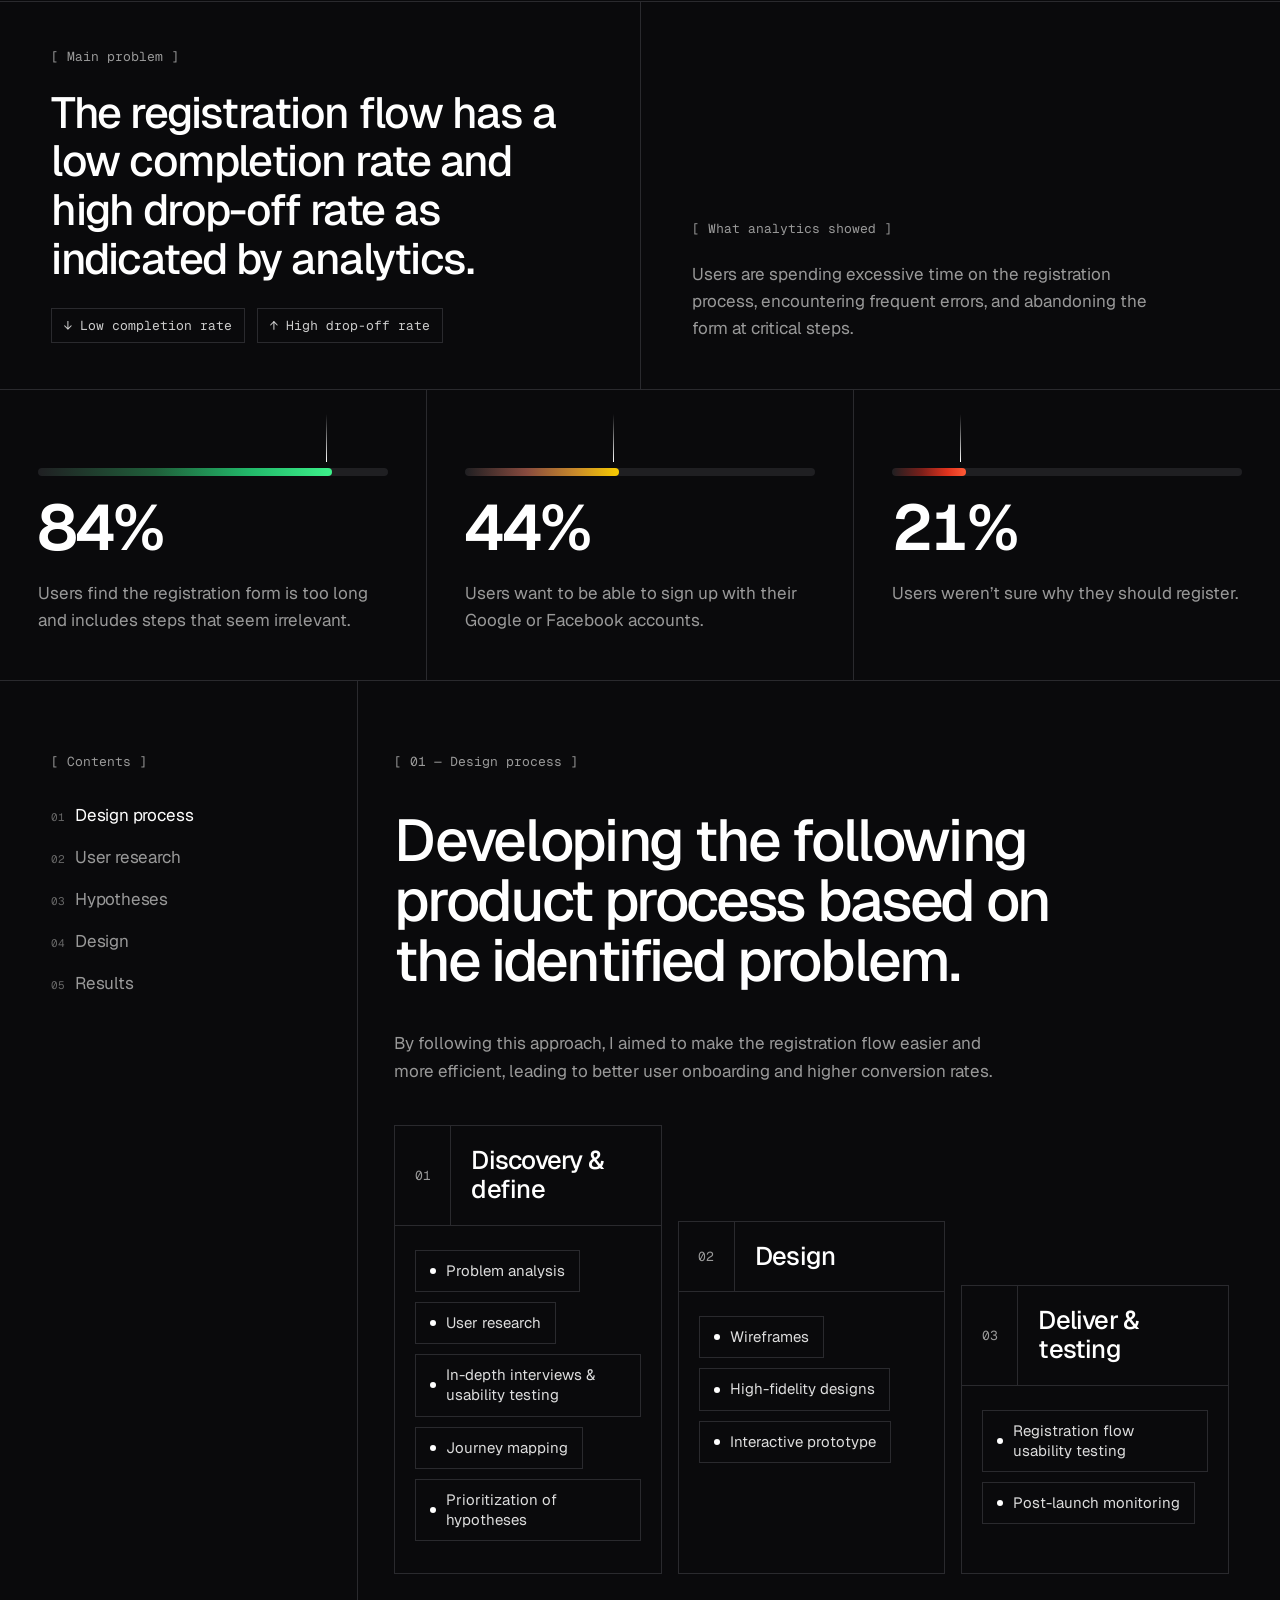
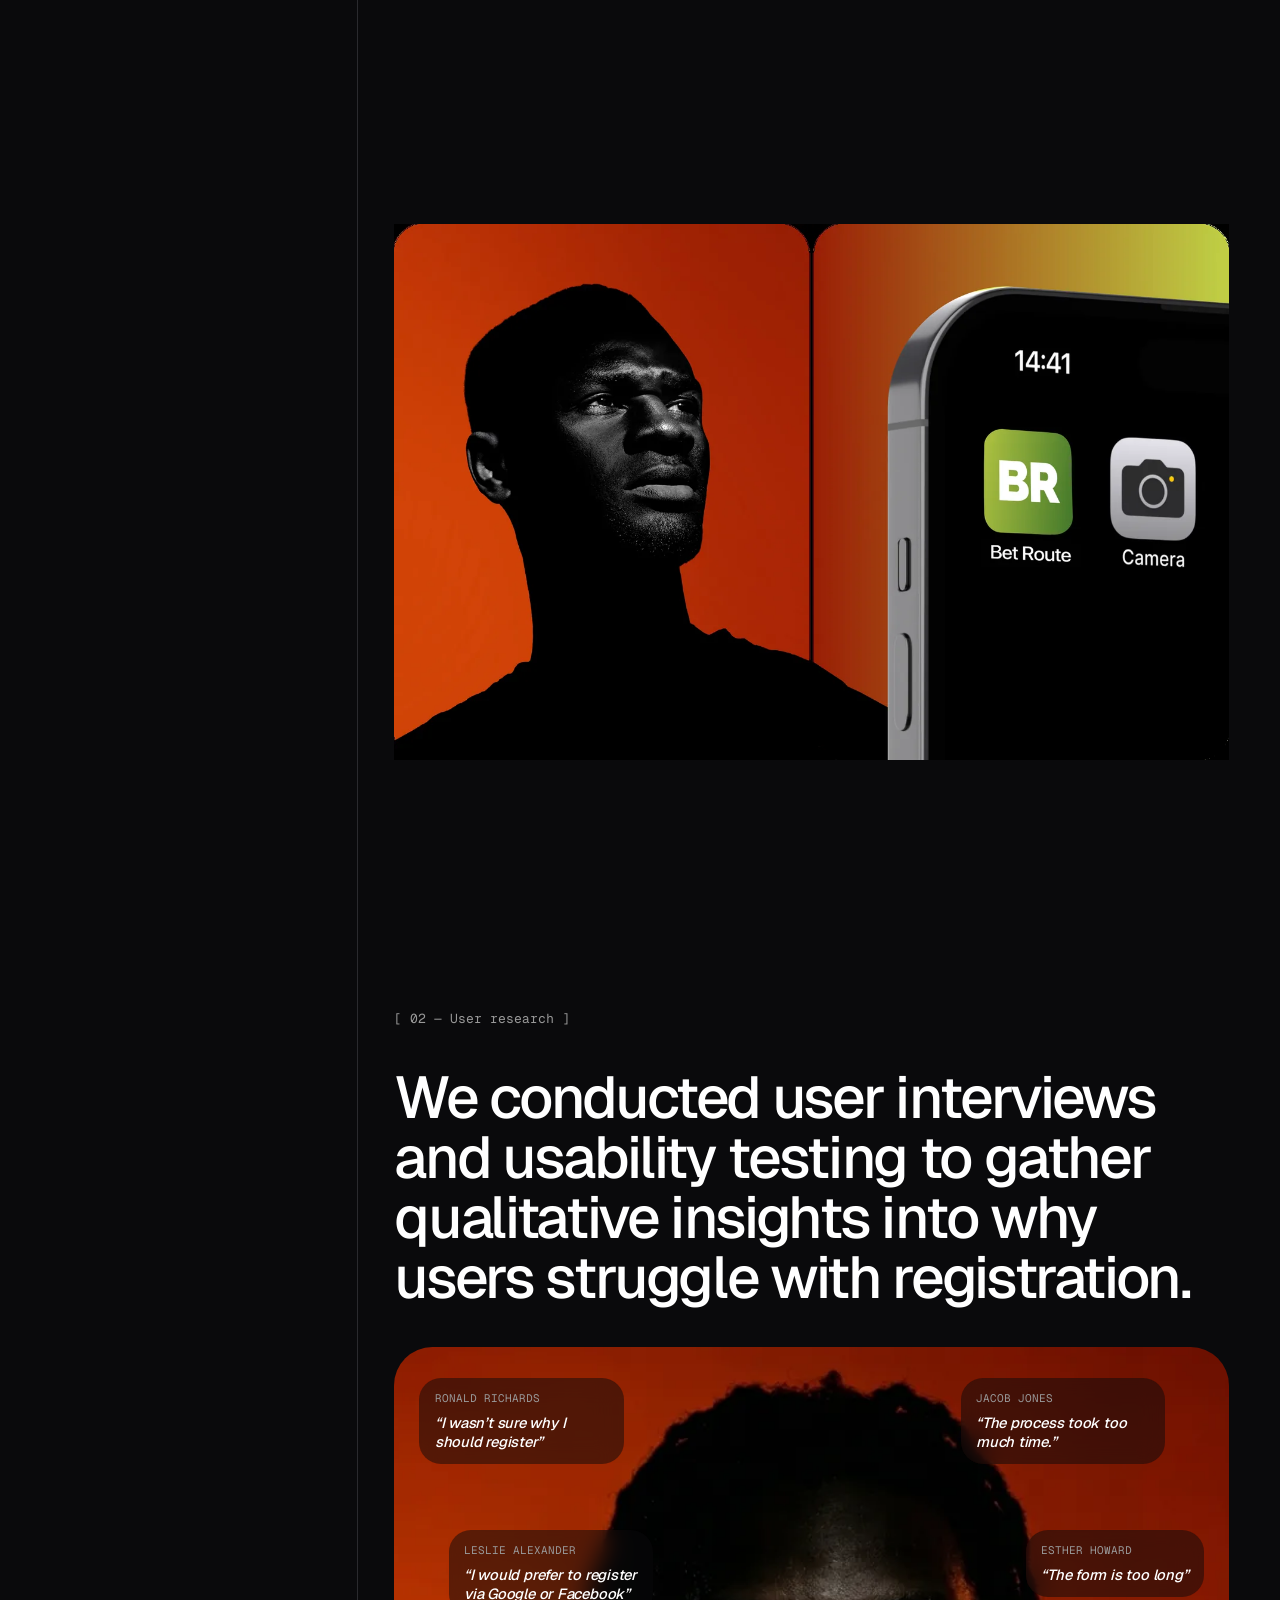
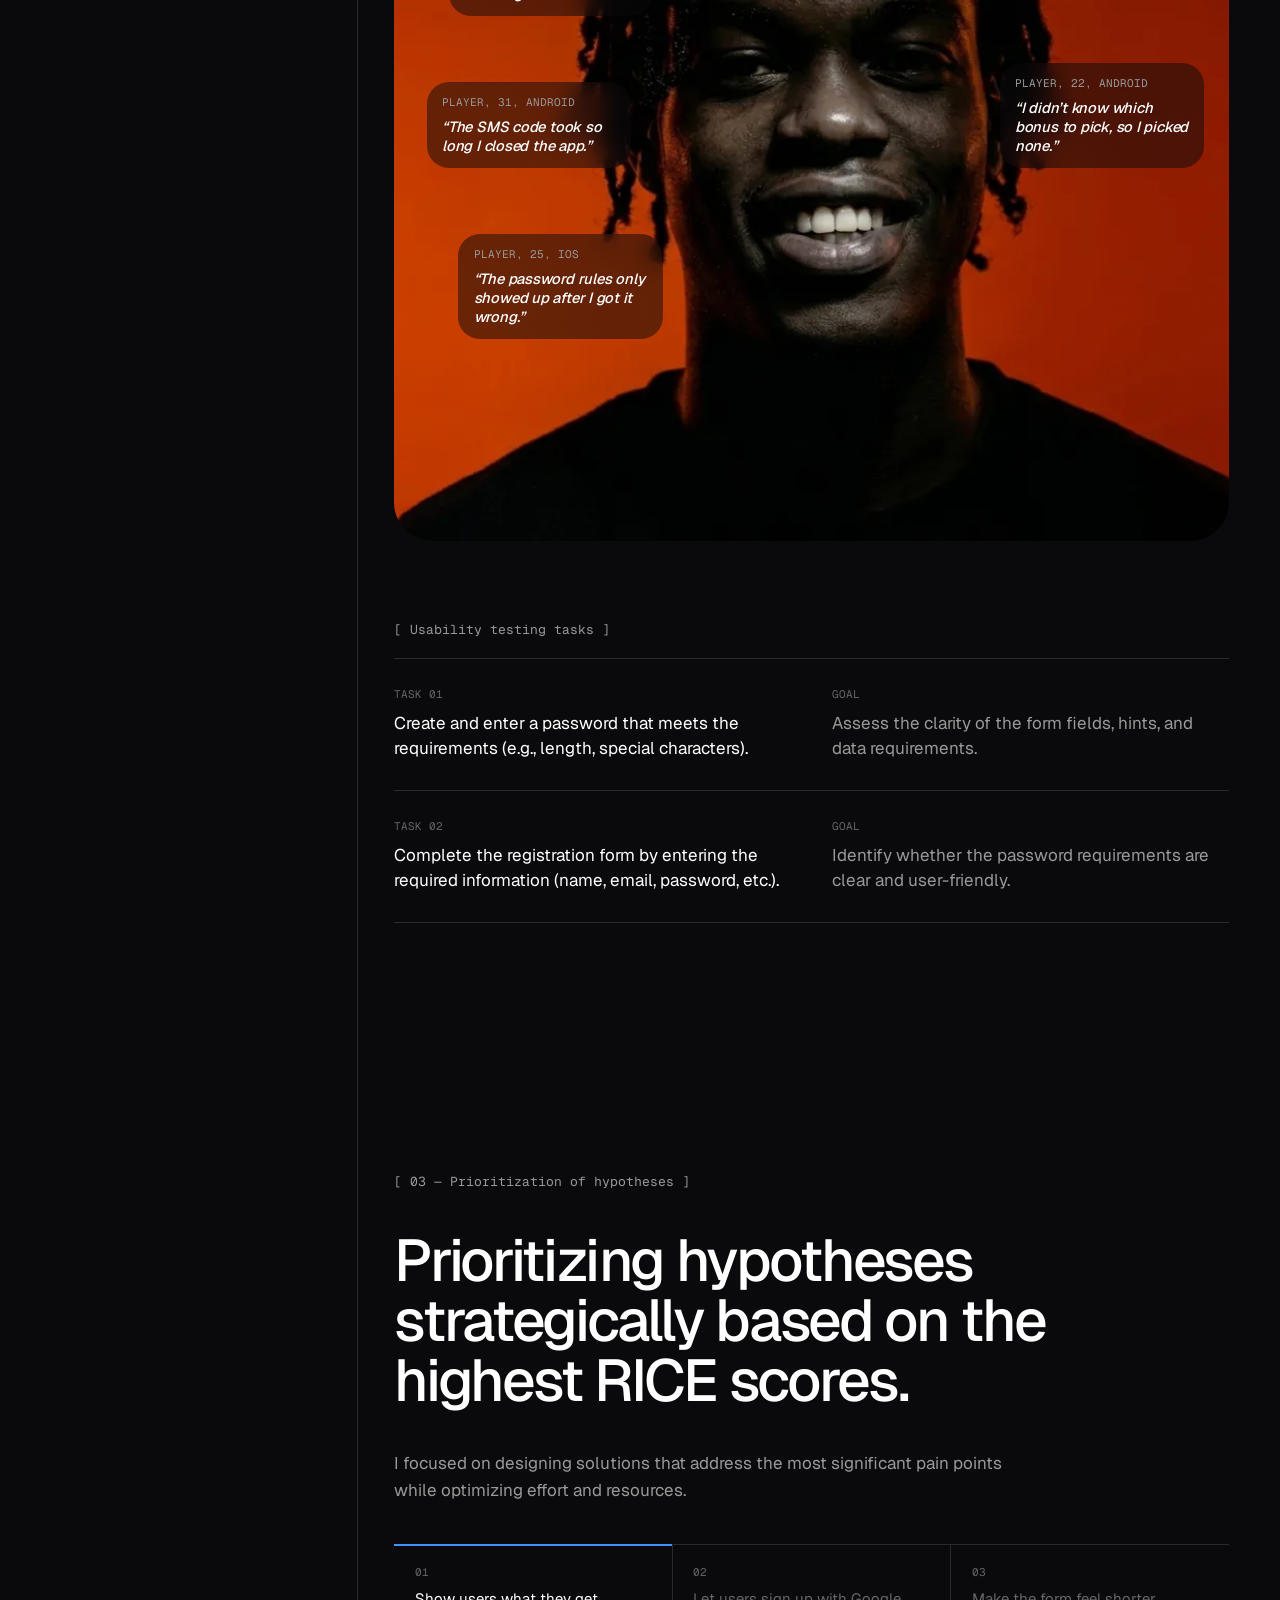
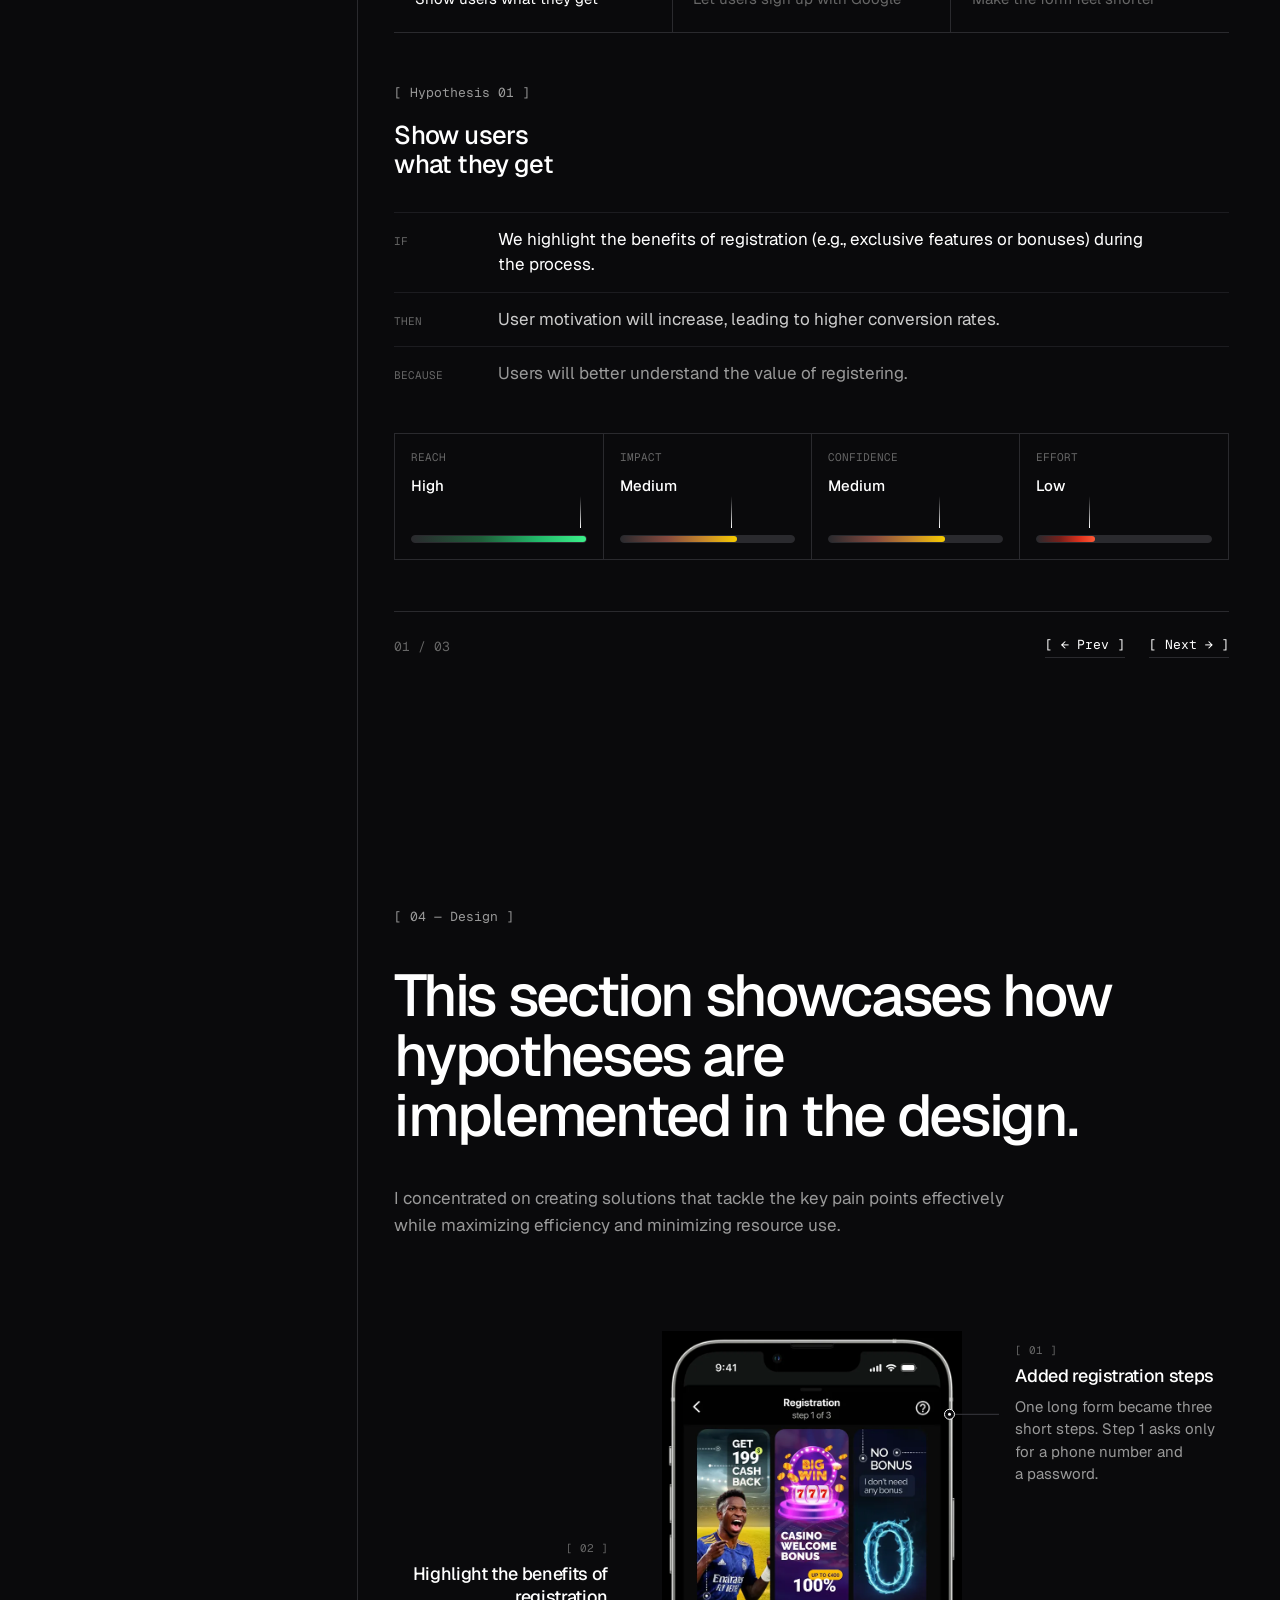
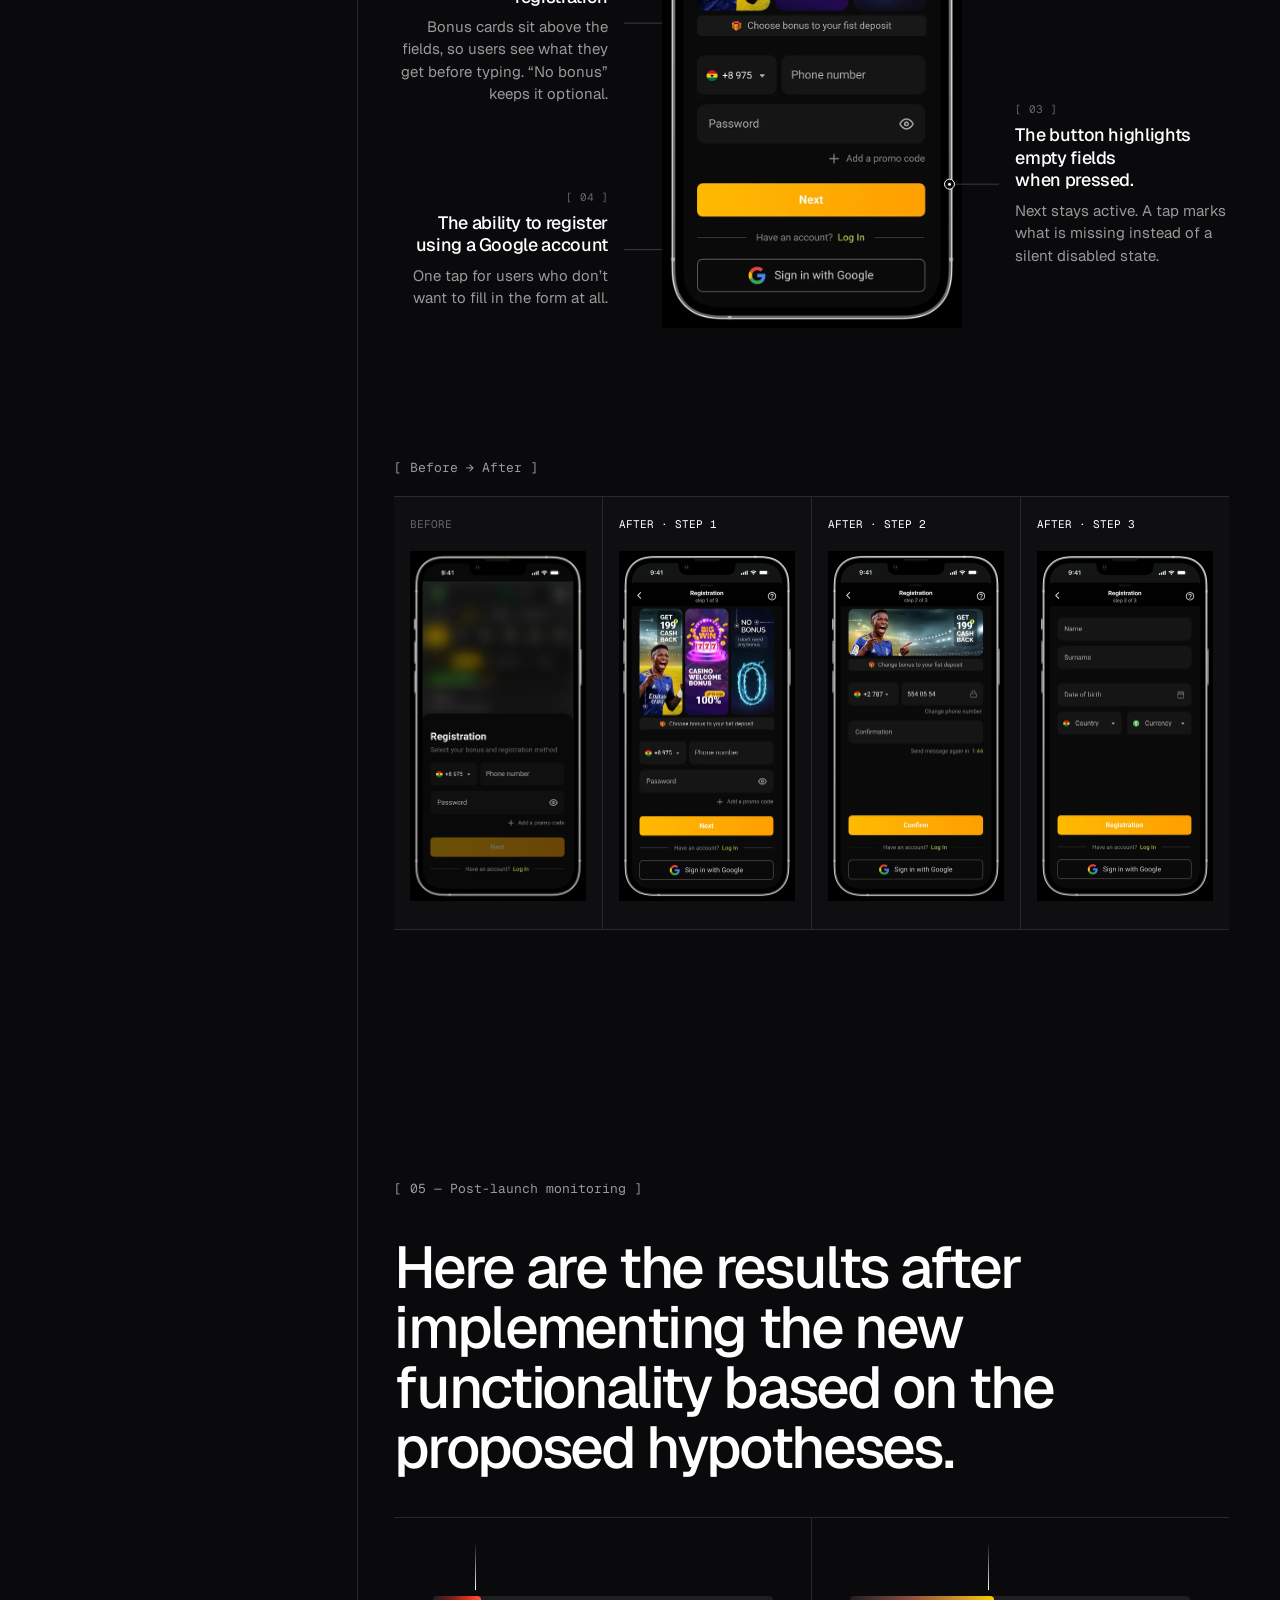
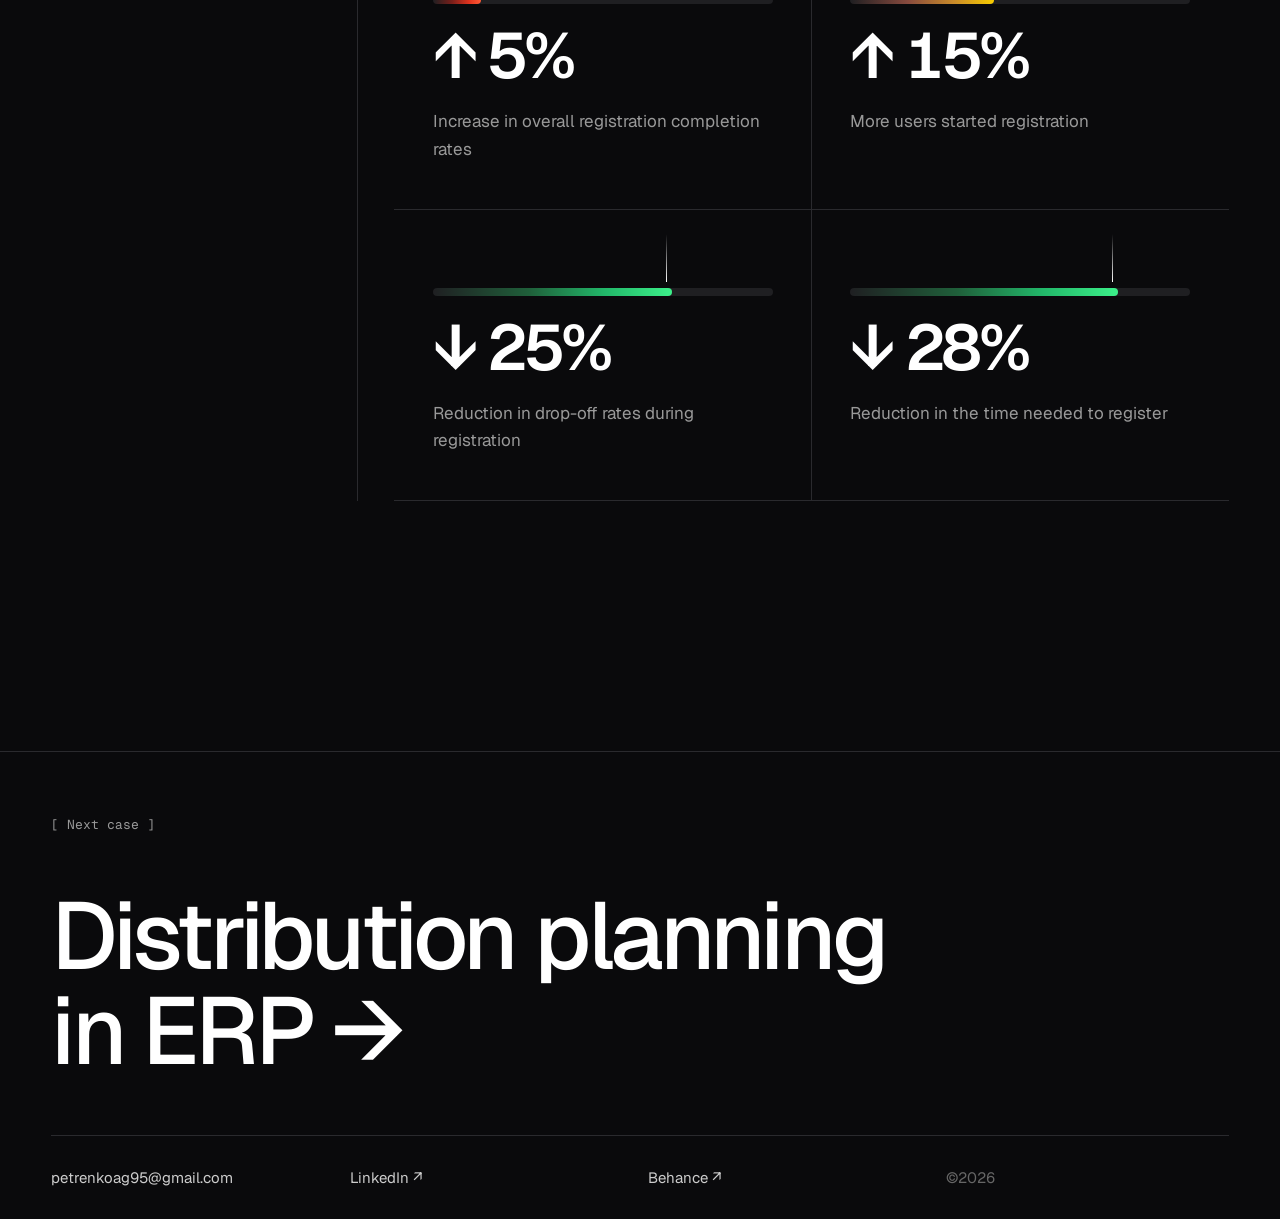
<file: cases/b2c-onboarding.html>
<!DOCTYPE html>
<html lang="en">
<head>
  <!-- Google Tag Manager -->
  <script>(function(w,d,s,l,i){w[l]=w[l]||[];w[l].push({'gtm.start':
  new Date().getTime(),event:'gtm.js'});var f=d.getElementsByTagName(s)[0],
  j=d.createElement(s),dl=l!='dataLayer'?'&l='+l:'';j.async=true;j.src=
  'https://www.googletagmanager.com/gtm.js?id='+i+dl;f.parentNode.insertBefore(j,f);
  })(window,document,'script','dataLayer','GTM-K25V9CTP');</script>
  <!-- End Google Tag Manager -->
  <!-- Google tag (gtag.js) -->
  <script async src="https://www.googletagmanager.com/gtag/js?id=G-8EQWVSNK7V"></script>
  <script>
    window.dataLayer = window.dataLayer || [];
    function gtag(){dataLayer.push(arguments);}
    gtag('js', new Date());
    gtag('config', 'G-8EQWVSNK7V');
  </script>
  <!-- End Google tag (gtag.js) -->
  <!-- Microsoft Clarity -->
  <script type="text/javascript">
    (function(c,l,a,r,i,t,y){
        c[a]=c[a]||function(){(c[a].q=c[a].q||[]).push(arguments)};
        t=l.createElement(r);t.async=1;t.src="https://www.clarity.ms/tag/"+i;
        y=l.getElementsByTagName(r)[0];y.parentNode.insertBefore(t,y);
    })(window, document, "clarity", "script", "yuyqac0y1p");
  </script>
  <!-- End Microsoft Clarity -->

  <meta charset="UTF-8">
  <meta name="viewport" content="width=device-width, initial-scale=1.0">
  <title>Bet Route — Improving the registration process — Anastasiia Petrenko</title>
  <meta name="description" content="Case study: redesigning the registration flow of Bet Route, a sports-betting mobile app — raising completion and cutting drop-off through research, hypotheses and testing.">
  <link rel="icon" type="image/png" href="../assets/favicon.png">
  <link rel="preconnect" href="https://fonts.googleapis.com">
  <link rel="preconnect" href="https://fonts.gstatic.com" crossorigin>
  <link href="https://fonts.googleapis.com/css2?family=Geist:wght@400;500;600&family=Geist+Mono:wght@400;500&display=swap" rel="stylesheet">
  <style>
    :root{
      --bg:#0a0a0c;--surface:#0f0f12;--hover:#111114;--faint:#1c1c20;--track:#1f1f22;--line:#2a2a2e;--conn:#3a3a40;
      --t3:#666;--t2:#999;--ccc:#ccc;--ddd:#ddd;--accent:#4493fa;
      --gut:clamp(20px,4vw,56px);--mgap:250px;--lift:cubic-bezier(.2,.7,.2,1);--curtain:cubic-bezier(.76,0,.24,1);
    }
    *{box-sizing:border-box}
    html{scroll-behavior:smooth}
    body{margin:0;background:var(--bg);color:#fff;font-family:'Geist',system-ui,sans-serif;-webkit-font-smoothing:antialiased}
    a{color:#fff;text-decoration:none}
    a:hover{color:var(--accent)}
    img{display:block;max-width:100%}
    ::selection{background:var(--accent);color:#fff}
    [id]{scroll-margin-top:72px}
    .mono{font-family:'Geist Mono',monospace}
    .label{font-family:'Geist Mono',monospace;font-size:13px;color:var(--t2)}
    .micro{font-family:'Geist Mono',monospace;font-size:11px;color:var(--t3)}
    .h2{margin:0;font-size:clamp(36px,4.6vw,68px);font-weight:500;letter-spacing:-0.04em;line-height:1.02}
    .lead{margin:0;font-size:clamp(28px,3.4vw,56px);font-weight:500;letter-spacing:-0.035em;line-height:1.12;text-wrap:pretty}
    .body{margin:0;font-size:17px;line-height:1.6;color:var(--t2)}

    .hdr{position:sticky;top:0;z-index:20;height:58px;display:flex;align-items:center;justify-content:space-between;gap:24px;padding:0 var(--gut);background:rgba(10,10,12,.82);backdrop-filter:blur(12px);-webkit-backdrop-filter:blur(12px);border-bottom:1px solid var(--line);font-family:'Geist Mono',monospace;font-size:13px}
    .hdr nav{display:flex;gap:24px}
    .hdr nav a{color:var(--t2)}

    .hero{padding:160px var(--gut) 0;display:flex;flex-direction:column;gap:40px}
    .hero h1{margin:0;font-size:clamp(44px,8.4vw,136px);font-weight:500;letter-spacing:-0.045em;line-height:.98;max-width:14ch;text-wrap:balance}
    .hero .sub{margin:0;font-size:clamp(28px,3.4vw,56px);font-weight:500;letter-spacing:-0.035em;line-height:1.12;color:var(--t2);max-width:28ch;text-wrap:pretty}

    .grid-line{display:grid;gap:1px;background:var(--line)}
    .meta{margin-top:80px;grid-template-columns:repeat(auto-fit,minmax(min(100%,200px),1fr));border-top:1px solid var(--line);border-bottom:1px solid var(--line)}
    .meta .cell{background:var(--bg);padding:28px var(--gut);display:flex;flex-direction:column;gap:8px}
    .meta .cell .v{font-size:24px;font-weight:500;letter-spacing:-0.03em}

    .cover{padding:clamp(20px,3vw,48px) var(--gut);border-bottom:1px solid var(--line)}
    .cover img{width:100%;height:auto}

    .problem{grid-template-columns:repeat(auto-fit,minmax(min(100%,340px),1fr));border-bottom:1px solid var(--line)}
    .problem .cell{background:var(--bg);padding:clamp(32px,3.6vw,56px) var(--gut);display:flex;flex-direction:column;gap:24px}
    .problem .cell.end{justify-content:flex-end}
    .chip{border:1px solid var(--line);padding:8px 12px;color:var(--ccc);font-family:'Geist Mono',monospace;font-size:13px}
    .chips{display:flex;flex-wrap:wrap;gap:12px}

    .insights{grid-template-columns:repeat(auto-fit,minmax(min(100%,260px),1fr));border-bottom:1px solid var(--line)}
    .statcell{background:var(--bg);padding:clamp(32px,3.6vw,56px) clamp(20px,3vw,48px);display:flex;flex-direction:column;gap:20px}
    .stat{font-size:clamp(48px,5vw,80px);font-weight:600;letter-spacing:-0.045em;line-height:1;font-variant-numeric:tabular-nums}
    .stat-note{font-size:17px;line-height:1.6;color:var(--t2);max-width:32ch}

    /* progress bar */
    .pbar{position:relative;display:block;height:8px;margin-top:32px;border-radius:999px;background:var(--track)}
    .pbar.rice{margin-top:28px}
    .pfill{position:absolute;left:0;top:0;bottom:0;border-radius:999px}
    .pmark{position:absolute;bottom:14px;width:1px;margin-left:-6px;height:48px;background:linear-gradient(to top,#fff,rgba(255,255,255,0))}
    .pbar.rice .pmark{height:32px}

    /* two-column body */
    .body-grid{display:grid;grid-template-columns:clamp(220px,28vw,360px) minmax(0,1fr)}
    .body-grid aside{border-right:1px solid var(--line)}
    .toc-sticky{position:sticky;top:58px;padding:72px 24px 40px var(--gut);display:flex;flex-direction:column;gap:28px}
    .toc{display:flex;flex-direction:column;gap:8px}
    .toc a{display:flex;align-items:baseline;gap:10px;padding:6px 0;font-size:17px;letter-spacing:-0.01em;color:var(--t2);transition:color .3s}
    .toc a:hover,.toc a.active{color:#fff}
    .toc a .num{font-family:'Geist Mono',monospace;font-size:11px;color:var(--t3)}
    .main{min-width:0;display:flex;flex-direction:column;gap:var(--mgap);padding:72px var(--gut) 0 36px}
    .main section{display:flex;flex-direction:column;gap:40px}

    /* 01 process */
    .phases{display:grid;grid-template-columns:repeat(3,minmax(0,1fr));gap:16px;align-items:stretch}
    .phase{background:transparent;border:1px solid var(--line);display:flex;flex-direction:column}
    .phase .phead{display:grid;grid-template-columns:56px minmax(0,1fr);border-bottom:1px solid var(--line)}
    .phase .pn{display:grid;place-items:center;border-right:1px solid var(--line);font-family:'Geist Mono',monospace;font-size:13px;color:var(--t2)}
    .phase .pt{padding:20px;font-size:clamp(22px,2vw,32px);font-weight:500;letter-spacing:-0.03em;line-height:1.15}
    .phase .pitems{display:flex;flex-direction:column;align-items:flex-start;gap:10px;padding:24px 20px 32px}
    .pitem{display:flex;align-items:center;gap:10px;padding:10px 14px;border:1px solid var(--line);font-size:15px;line-height:1.35;color:var(--ddd)}
    .pitem .dot{flex:none;width:6px;height:6px;border-radius:50%;background:#fff}

    .divimg img{width:100%;height:auto}

    /* 02 research */
    .research-fig{position:relative;margin:0;min-height:clamp(560px,62vw,860px);display:grid;grid-template-columns:minmax(0,31%) 1fr minmax(0,31%);padding:clamp(16px,2.4vw,32px) 3%;overflow:hidden;border-radius:clamp(24px,3vw,48px);background:var(--surface)}
    .research-fig>img.bg{position:absolute;inset:0;width:100%;height:100%;object-fit:cover;object-position:50% 20%}
    .qcol{position:relative;display:flex;flex-direction:column;justify-content:space-between;gap:10px}
    .qcol.r{grid-column:3;align-items:flex-end}
    .quote{max-width:84%;padding:clamp(10px,1vw,16px) clamp(12px,1.2vw,18px);border-radius:22px;background:rgba(10,10,12,.5);backdrop-filter:blur(12px);-webkit-backdrop-filter:blur(12px);display:flex;flex-direction:column;gap:8px;opacity:0;transform:translateY(14px);transition:opacity .6s var(--lift),transform .7s var(--lift)}
    .quote.in{opacity:1;transform:none}
    .qcol:not(.r) .quote{align-self:flex-start}
    .qcol.r .quote{align-self:flex-end}
    .quote .who{font-family:'Geist Mono',monospace;font-size:11px;color:var(--t2)}
    .quote .qt{font-size:clamp(13px,1.15vw,18px);font-style:italic;font-weight:500;letter-spacing:-0.015em;line-height:1.3;color:#fff}
    .tasks{display:flex;flex-direction:column;border-top:1px solid var(--line)}
    .task{display:grid;grid-template-columns:repeat(auto-fit,minmax(min(100%,240px),1fr));gap:16px 40px;padding:28px 0;border-bottom:1px solid var(--line)}
    .task .col{display:flex;flex-direction:column;gap:10px}
    .task .tv{font-size:17px;line-height:1.5}
    .task .tv.dim{color:var(--t2)}

    /* 03 hypotheses */
    .hyp-tabs{display:grid;grid-template-columns:repeat(3,minmax(0,1fr));gap:1px;background:var(--line);border-top:1px solid var(--line);border-bottom:1px solid var(--line)}
    .hyp-tab{position:relative;appearance:none;border:0;margin:0;background:var(--bg);color:var(--t3);text-align:left;cursor:pointer;padding:20px clamp(12px,1.6vw,24px) 22px;display:flex;flex-direction:column;gap:10px;font-family:inherit;transition:color .3s var(--lift),background .2s}
    .hyp-tab:hover{background:var(--hover)}
    .hyp-tab.active{color:#fff}
    .hyp-tab .bar{position:absolute;left:0;right:0;top:-1px;height:2px;background:transparent;transition:background .3s}
    .hyp-tab.active .bar{background:var(--accent)}
    .hyp-tab .tt{font-size:15px;line-height:1.35;text-wrap:balance}
    .hyp-panel{display:grid;grid-template-columns:repeat(auto-fit,minmax(min(100%,260px),1fr));gap:32px clamp(32px,4vw,64px);padding:clamp(40px,4vw,64px) 0;border-bottom:1px solid var(--line)}
    .hyp-left{display:flex;flex-direction:column;gap:20px}
    .hyp-left h3{margin:0;font-size:clamp(24px,2vw,32px);font-weight:500;letter-spacing:-0.025em;line-height:1.15;max-width:14ch;text-wrap:balance}
    .hyp-right{grid-column:span 2;min-width:0;display:flex;flex-direction:column;gap:32px}
    .itb{display:flex;flex-direction:column}
    .itb .row{display:grid;grid-template-columns:88px minmax(0,1fr);gap:16px;align-items:baseline;padding:14px 0;border-top:1px solid var(--faint)}
    .itb .row .v{font-size:17px;line-height:1.5;text-wrap:pretty}
    .rice{display:grid;grid-template-columns:repeat(4,minmax(0,1fr));gap:1px;background:var(--line);border:1px solid var(--line)}
    .rice .rc{background:var(--bg);padding:16px;display:flex;flex-direction:column;gap:12px}
    .rice .rv{font-size:15px;font-weight:500;color:#fff}
    .hyp-foot{display:flex;align-items:center;justify-content:space-between;gap:16px;padding-top:24px}
    .hyp-foot .cnt{font-family:'Geist Mono',monospace;font-size:13px;color:var(--t3)}
    .hyp-foot .navs{display:flex;gap:24px}
    .hyp-foot button{appearance:none;background:none;border:0;padding:0 0 4px;cursor:pointer;font-family:'Geist Mono',monospace;font-size:13px;color:#fff;border-bottom:1px solid var(--line);transition:border-color .3s}
    .hyp-foot button:hover{border-bottom-color:var(--accent)}

    /* 04 design */
    .ann{display:grid;grid-template-columns:minmax(0,1fr) clamp(220px,24vw,300px) minmax(0,1fr);padding:clamp(32px,4vw,64px) 0}
    .ann .col{position:relative}
    .callout{position:absolute;transform:translateY(-50%);display:flex;align-items:center;gap:0}
    .callout.l{right:-18px;left:0;flex-direction:row-reverse}
    .callout.r{left:-18px;right:0}
    .callout .cdot{flex:none;width:11px;height:11px;border-radius:50%;border:1px solid #fff;background:var(--bg);display:grid;place-items:center;transform:scale(0);transition:transform .5s var(--lift)}
    .callout .cdot span{width:3px;height:3px;border-radius:50%;background:#fff}
    .callout .cline{flex:none;width:clamp(24px,3.5vw,64px);height:1px;background:var(--conn);transform:scaleX(0);transition:transform 1s var(--curtain) .1s}
    .callout.l .cline{transform-origin:right center}
    .callout.r .cline{transform-origin:left center}
    .callout .cwrap{flex:1;min-width:0;display:flex}
    .callout.l .cwrap{justify-content:flex-end;padding-right:16px}
    .callout.r .cwrap{padding-left:16px}
    .ctext{display:flex;flex-direction:column;gap:8px;max-width:28ch;opacity:0;transform:translateY(.6em);filter:blur(6px);transition:opacity .7s var(--lift) .35s,transform .8s var(--lift) .35s,filter .7s var(--lift) .35s}
    .callout.l .ctext{text-align:right}
    .callout.in .cdot{transform:scale(1)}
    .callout.in .cline{transform:scaleX(1)}
    .callout.in .ctext{opacity:1;transform:none;filter:blur(0)}
    .ctext .t{font-size:clamp(17px,1.4vw,20px);font-weight:500;letter-spacing:-0.02em;line-height:1.25;color:#fff;text-wrap:pretty}
    .ctext .d{font-size:15px;line-height:1.5;color:var(--t2);text-wrap:pretty}
    .ann-list{display:none}
    .flow{display:grid;grid-template-columns:repeat(4,minmax(0,1fr));gap:1px;background:var(--line);border-top:1px solid var(--line);border-bottom:1px solid var(--line)}
    .flow .fc{background:var(--surface);padding:20px 16px 28px;display:flex;flex-direction:column;gap:20px}
    .flow img{width:100%;max-width:220px;height:auto;align-self:center}

    /* 05 results */
    .results{grid-template-columns:repeat(2,minmax(0,1fr));border-top:1px solid var(--line);border-bottom:1px solid var(--line)}

    /* next / footer */
    .nextcase{margin-top:var(--mgap);padding:64px var(--gut) 32px;border-top:1px solid var(--line);display:flex;flex-direction:column;gap:56px}
    .nextcase .big{font-size:clamp(40px,7.4vw,120px);font-weight:500;letter-spacing:-0.045em;line-height:1;color:#fff;max-width:14ch}
    .nextcase .big:hover{color:var(--accent)}
    .ftr-row{display:grid;grid-template-columns:repeat(auto-fit,minmax(180px,1fr));gap:16px;font-size:15px;color:var(--ccc);padding-top:32px;border-top:1px solid var(--line)}
    .ftr-row a{color:var(--ccc)}

    @media (max-width:800px){
      :root{--mgap:120px}
      .body-grid{grid-template-columns:1fr}
      .body-grid aside{display:none}
      .main{padding:72px var(--gut) 0}
      .phases{grid-template-columns:1fr}
      .phase{margin-top:0!important}
      .rice{grid-template-columns:repeat(2,minmax(0,1fr))}
      .hyp-right{grid-column:auto}
      .flow{grid-template-columns:repeat(2,minmax(0,1fr))}
      .ann{grid-template-columns:1fr;gap:0}
      .ann .col .callout{display:none}
      .ann-list{display:flex;flex-direction:column;border-top:1px solid var(--line);margin-top:32px}
      .ann-list .ai{display:flex;flex-direction:column;gap:8px;padding:20px 0;border-bottom:1px solid var(--line)}
      .ann-list .ai .t{font-size:clamp(17px,1.4vw,20px);font-weight:500;letter-spacing:-0.02em;line-height:1.25}
      .ann-list .ai .d{font-size:15px;line-height:1.5;color:var(--t2)}
      .results{grid-template-columns:repeat(2,minmax(0,1fr))}
    }
    @media (max-width:520px){ .results{grid-template-columns:1fr} }
    @media (prefers-reduced-motion:reduce){
      *{animation:none!important;transition:none!important;scroll-behavior:auto!important}
      .quote,.ctext{opacity:1!important;transform:none!important;filter:none!important}
      .callout .cdot{transform:scale(1)!important}.callout .cline{transform:scaleX(1)!important}
    }
  </style>
</head>
<body>
<!-- Google Tag Manager (noscript) -->
<noscript><iframe src="https://www.googletagmanager.com/ns.html?id=GTM-K25V9CTP" height="0" width="0" style="display:none;visibility:hidden"></iframe></noscript>
<!-- End Google Tag Manager (noscript) -->

<header class="hdr">
  <a href="../index.html" style="color:#fff">← Back to works</a>
  <nav>
    <a href="../index.html#work">Work</a>
    <a href="../index.html#lead">About</a>
    <a href="mailto:petrenkoag95@gmail.com">Contact</a>
  </nav>
</header>

<section class="hero">
  <span class="label">[ Task · Improving the registration process ]</span>
  <h1>Improving the registration process.</h1>
  <p class="sub">This is a cutting-edge mobile App created to revolutionize the sports betting experience with seamless functionality.</p>
</section>

<div class="grid-line meta">
  <div class="cell"><span class="micro">INDUSTRY</span><span class="v">Betting App</span></div>
  <div class="cell"><span class="micro">LOCATION</span><span class="v">Africa</span></div>
  <div class="cell"><span class="micro">YEAR</span><span class="v">2024</span></div>
  <div class="cell"><span class="micro">ROLE</span><span class="v">Product Designer</span></div>
</div>

<div class="cover"><img src="../assets/bet-route/hero.webp" alt="Bet Route registration, step 1 of 3, on a phone" width="2880" height="1616"></div>

<section class="grid-line problem">
  <div class="cell">
    <span class="label">[ Main problem ]</span>
    <h2 class="lead">The registration flow has a low completion rate and high drop-off rate as indicated by analytics.</h2>
    <div class="chips"><span class="chip">↓ Low completion rate</span><span class="chip">↑ High drop-off rate</span></div>
  </div>
  <div class="cell end">
    <span class="label">[ What analytics showed ]</span>
    <p class="body" style="max-width:44ch">Users are spending excessive time on the registration process, encountering frequent errors, and abandoning the form at critical steps.</p>
  </div>
</section>

<section class="grid-line insights" id="insights-grid"></section>

<div class="body-grid">
  <aside>
    <div class="toc-sticky">
      <span class="label">[ Contents ]</span>
      <nav class="toc" id="toc"></nav>
    </div>
  </aside>
  <main class="main">

    <section id="process">
      <span class="label">[ 01 — Design process ]</span>
      <h2 class="h2" style="max-width:18ch">Developing the following product process based on the identified problem.</h2>
      <p class="body" style="max-width:56ch">By following this approach, I aimed to make the registration flow easier and more efficient, leading to better user onboarding and higher conversion rates.</p>
      <div class="phases" id="phases"></div>
    </section>

    <figure class="divimg" style="margin:0"><img src="../assets/bet-route/divider-v4.webp" alt="Bet Route app icon on a phone home screen"></figure>

    <section id="research">
      <span class="label">[ 02 — User research ]</span>
      <h2 class="h2" style="max-width:20ch">We conducted user interviews and usability testing to gather qualitative insights into why users struggle with registration.</h2>
      <figure class="research-fig" id="research-fig">
        <img class="bg" src="../assets/bet-route/research-v2.webp" alt="Participant during a research session">
        <div class="qcol l" id="quotes-l"></div>
        <div class="qcol r" id="quotes-r"></div>
      </figure>
      <div style="display:flex;flex-direction:column;gap:20px;padding-top:40px">
        <span class="label">[ Usability testing tasks ]</span>
        <div class="tasks" id="tasks"></div>
      </div>
    </section>

    <section id="hypotheses">
      <span class="label">[ 03 — Prioritization of hypotheses ]</span>
      <h2 class="h2" style="max-width:18ch">Prioritizing hypotheses strategically based on the highest RICE scores.</h2>
      <p class="body" style="max-width:56ch">I focused on designing solutions that address the most significant pain points while optimizing effort and resources.</p>
      <div>
        <div class="hyp-tabs" id="hyp-tabs"></div>
        <div id="hyp-panel"></div>
        <div class="hyp-foot">
          <span class="cnt" id="hyp-cnt">01 / 03</span>
          <div class="navs">
            <button id="hyp-prev">[ ← Prev ]</button>
            <button id="hyp-next">[ Next → ]</button>
          </div>
        </div>
      </div>
    </section>

    <section id="design">
      <span class="label">[ 04 — Design ]</span>
      <h2 class="h2" style="max-width:18ch">This section showcases how hypotheses are implemented in the design.</h2>
      <p class="body" style="max-width:56ch">I concentrated on creating solutions that tackle the key pain points effectively while maximizing efficiency and minimizing resource use.</p>
      <div class="ann" id="ann">
        <div class="col" id="ann-l"></div>
        <div class="col"><img src="../assets/bet-route/step-1.webp" alt="Registration, step 1 of 3, annotated"></div>
        <div class="col" id="ann-r"></div>
      </div>
      <ol class="ann-list" id="ann-list"></ol>
      <div style="display:flex;flex-direction:column;gap:20px;padding-top:40px">
        <span class="label">[ Before → After ]</span>
        <div class="flow" id="flow"></div>
      </div>
    </section>

    <section id="results">
      <span class="label">[ 05 — Post-launch monitoring ]</span>
      <h2 class="h2" style="max-width:18ch">Here are the results after implementing the new functionality based on the proposed hypotheses.</h2>
      <div class="grid-line results" id="results-grid"></div>
    </section>

  </main>
</div>

<section class="nextcase" id="contact">
  <span class="label">[ Next case ]</span>
  <a class="big" href="erp-core.html">Distribution planning in ERP →</a>
  <div class="ftr-row">
    <a href="mailto:petrenkoag95@gmail.com">petrenkoag95@gmail.com</a>
    <a href="https://www.linkedin.com/in/anastasia-petrenko/" target="_blank" rel="noopener">LinkedIn ↗</a>
    <a href="https://www.behance.net/petrenkoanastasia" target="_blank" rel="noopener">Behance ↗</a>
    <span style="color:var(--t3)">©2026</span>
  </div>
</section>

<script>
(function(){
  var REDUCE = window.matchMedia('(prefers-reduced-motion: reduce)').matches;
  var el = function(id){return document.getElementById(id);};
  var esc = function(s){return String(s).replace(/&/g,'&amp;').replace(/</g,'&lt;').replace(/>/g,'&gt;');};
  var cap = function(s){return s.charAt(0).toUpperCase()+s.slice(1);};

  var GRAD = {
    low:'linear-gradient(90deg,rgba(10,10,12,0) 0%,#7a1f1a 40%,#e0331e 75%,#ff5a36 100%)',
    mid:'linear-gradient(90deg,rgba(10,10,12,0) 0%,#874a3e 40%,#c98a2a 72%,#f7cc00 100%)',
    high:'linear-gradient(90deg,rgba(10,10,12,0) 0%,#1f5f3a 40%,#22b86a 72%,#3cf08a 100%)'
  };
  function lvl(p){ return p<34 ? GRAD.low : p<=67 ? GRAD.mid : GRAD.high; }
  function pbar(pct, rice){
    return '<span class="pbar'+(rice?' rice':'')+'"><span class="pfill" style="width:'+pct+'%;background:'+lvl(pct)+'"></span>'
      +'<span class="pmark" style="left:'+pct+'%"></span></span>';
  }

  /* ---------- TOC ---------- */
  var IDS = ['process','research','hypotheses','design','results'];
  var LABELS = ['Design process','User research','Hypotheses','Design','Results'];
  (function(){
    var nav = el('toc');
    IDS.forEach(function(id,i){
      var a = document.createElement('a'); a.href = '#'+id;
      a.innerHTML = '<span class="num">'+String(i+1).padStart(2,'0')+'</span><span>'+LABELS[i]+'</span>';
      nav.appendChild(a);
    });
  })();
  var tocLinks = Array.prototype.slice.call(el('toc').children);

  /* ---------- Insights ---------- */
  (function(){
    var stats = [
      ['84%','Users find the registration form is too long and includes steps that seem irrelevant.'],
      ['44%','Users want to be able to sign up with their Google or Facebook accounts.'],
      ['21%','Users weren’t sure why they should register.']
    ];
    el('insights-grid').innerHTML = stats.map(function(s){
      var pct = parseInt(s[0],10);
      return '<div class="statcell">'+pbar(pct)+'<span class="stat">'+s[0]+'</span><span class="stat-note">'+esc(s[1])+'</span></div>';
    }).join('');
  })();

  /* ---------- Phases ---------- */
  (function(){
    var phases = [
      ['01','0px','Discovery & define',['Problem analysis','User research','In-depth interviews & usability testing','Journey mapping','Prioritization of hypotheses']],
      ['02','96px','Design',['Wireframes','High-fidelity designs','Interactive prototype']],
      ['03','160px','Deliver & testing',['Registration flow usability testing','Post-launch monitoring']]
    ];
    el('phases').innerHTML = phases.map(function(p){
      return '<div class="phase" style="margin-top:'+p[1]+'">'
        +'<div class="phead"><span class="pn">'+p[0]+'</span><span class="pt">'+esc(p[2])+'</span></div>'
        +'<div class="pitems">'+p[3].map(function(it){return '<span class="pitem"><span class="dot"></span>'+esc(it)+'</span>';}).join('')+'</div>'
      +'</div>';
    }).join('');
  })();

  /* ---------- Research quotes ---------- */
  var POOL = [
    ['I wasn’t sure why I should register','RONALD RICHARDS'],
    ['The process took too much time.','JACOB JONES'],
    ['I would prefer to register via Google or Facebook','LESLIE ALEXANDER'],
    ['The form is too long','ESTHER HOWARD'],
    ['The SMS code took so long I closed the app.','PLAYER, 31, ANDROID'],
    ['I didn’t know which bonus to pick, so I picked none.','PLAYER, 22, ANDROID'],
    ['The password rules only showed up after I got it wrong.','PLAYER, 25, IOS'],
    ['My data is expensive. Every extra screen costs me.','PLAYER, 29, ANDROID'],
    ['The Next button didn’t work and I couldn’t see why.','PLAYER, 23, ANDROID'],
    ['Signing in with Google would save me so much time.','PLAYER, 26, ANDROID']
  ];
  var quoteEls = [];
  (function(){
    var mx = ['0%','12%','3%','16%','0%','9%','2%'];
    function q(qi, side, offset){
      return '<div class="quote" data-qi="'+qi+'" style="margin-'+(side==='l'?'left':'right')+':'+offset+'">'
        +'<span class="who">'+esc(POOL[qi][1])+'</span><span class="qt">“'+esc(POOL[qi][0])+'”</span></div>';
    }
    el('quotes-l').innerHTML = [0,2,4,6,8].map(function(qi,i){ return q(qi,'l',mx[i]); }).join('');
    el('quotes-r').innerHTML = [1,3,5,7,9].map(function(qi,i){ return q(qi,'r',mx[(i+3)%5]); }).join('');
    quoteEls = Array.prototype.slice.call(document.querySelectorAll('.quote'));
  })();
  function revealQuotes(){
    var shown = 0, n = POOL.length;
    if (REDUCE){ quoteEls.forEach(function(e){ e.classList.add('in'); }); return; }
    var t = setInterval(function(){
      if (shown >= n){ clearInterval(t); return; }
      var e = document.querySelector('.quote[data-qi="'+shown+'"]');
      if (e) e.classList.add('in');
      shown++;
    }, 220);
  }

  /* ---------- Tasks ---------- */
  (function(){
    var tasks = [
      ['01','Create and enter a password that meets the requirements (e.g., length, special characters).','Assess the clarity of the form fields, hints, and data requirements.'],
      ['02','Complete the registration form by entering the required information (name, email, password, etc.).','Identify whether the password requirements are clear and user-friendly.']
    ];
    el('tasks').innerHTML = tasks.map(function(t){
      return '<div class="task"><div class="col"><span class="micro">TASK '+t[0]+'</span><span class="tv">'+esc(t[1])+'</span></div>'
        +'<div class="col"><span class="micro">GOAL</span><span class="tv dim">'+esc(t[2])+'</span></div></div>';
    }).join('');
  })();

  /* ---------- Hypotheses ---------- */
  var HYPS = [
    ['01','Show users what they get','we highlight the benefits of registration (e.g., exclusive features or bonuses) during the process','user motivation will increase, leading to higher conversion rates','users will better understand the value of registering.',['High','Medium','Medium','Low']],
    ['02','Let users sign up with Google','we introduce social login options (e.g., Google or Facebook)','the registration process will become faster and more convenient, increasing the completion rate','users won’t need to manually fill in their details.',['Medium','Medium','High','Medium']],
    ['03','Make the form feel shorter','we simplify the registration form by reducing the number of fields or splitting it into smaller steps','drop-off rates will decrease, and the registration completion rate will improve','users will find the process less overwhelming.',['High','High','Medium','Medium']]
  ];
  var RKEYS = ['REACH','IMPACT','CONFIDENCE','EFFORT'], RL = {Low:1,Medium:2,High:3};
  var hyp = 0;
  function renderTabs(){
    el('hyp-tabs').innerHTML = HYPS.map(function(h,i){
      return '<button class="hyp-tab'+(i===hyp?' active':'')+'" data-h="'+i+'"><span class="bar"></span>'
        +'<span class="micro">'+h[0]+'</span><span class="tt">'+esc(h[1])+'</span></button>';
    }).join('');
  }
  function renderPanel(){
    var h = HYPS[hyp];
    var parts = [['IF',cap(h[2])+'.','#fff'],['THEN',cap(h[3])+'.','#ccc'],['BECAUSE',cap(h[4]),'#999']];
    var rice = h[5].map(function(v,j){ var pct = Math.round(RL[v]/3*100); return {k:RKEYS[j],v:v,pct:pct}; });
    el('hyp-panel').innerHTML =
      '<article class="hyp-panel"><div class="hyp-left"><span class="label">[ Hypothesis '+h[0]+' ]</span>'
      +'<h3>'+esc(h[1])+'</h3></div>'
      +'<div class="hyp-right"><div class="itb">'
      + parts.map(function(p){return '<div class="row"><span class="micro">'+p[0]+'</span><span class="v" style="color:'+p[2]+'">'+esc(p[1])+'</span></div>';}).join('')
      +'</div><div class="rice">'
      + rice.map(function(m){return '<div class="rc"><span class="micro">'+m.k+'</span><span class="rv">'+m.v+'</span>'+pbar(m.pct,true)+'</div>';}).join('')
      +'</div></div></article>';
    el('hyp-cnt').textContent = '0'+(hyp+1)+' / 03';
    [].forEach.call(el('hyp-tabs').children, function(b,i){ b.classList.toggle('active', i===hyp); });
  }
  renderTabs(); renderPanel();
  el('hyp-tabs').addEventListener('click', function(e){ var b = e.target.closest('[data-h]'); if (b){ hyp = +b.dataset.h; renderPanel(); } });
  el('hyp-prev').addEventListener('click', function(){ hyp = (hyp+2)%3; renderPanel(); });
  el('hyp-next').addEventListener('click', function(){ hyp = (hyp+1)%3; renderPanel(); });

  /* ---------- Design callouts ---------- */
  var CALLOUTS = [
    ['01','r','14%','Added registration steps','One long form became three short steps. Step 1 asks only for a phone number and a password.'],
    ['02','l','49%','Highlight the benefits of registration','Bonus cards sit above the fields, so users see what they get before typing. “No bonus” keeps it optional.'],
    ['03','r','76%','The button highlights empty fields when pressed.','Next stays active. A tap marks what is missing instead of a silent disabled state.'],
    ['04','l','87%','The ability to register using a Google account','One tap for users who don’t want to fill in the form at all.']
  ];
  var calloutEls = [];
  (function(){
    function co(c){
      return '<div class="callout '+c[1]+'" data-n="'+c[0]+'" style="top:'+c[2]+'">'
        +'<span class="cdot"><span></span></span><span class="cline"></span>'
        +'<div class="cwrap"><div class="ctext"><span class="micro">[ '+c[0]+' ]</span>'
        +'<span class="t">'+esc(c[3])+'</span><span class="d">'+esc(c[4])+'</span></div></div></div>';
    }
    el('ann-l').innerHTML = CALLOUTS.filter(function(c){return c[1]==='l';}).map(co).join('');
    el('ann-r').innerHTML = CALLOUTS.filter(function(c){return c[1]==='r';}).map(co).join('');
    // mobile list (numeric order)
    el('ann-list').innerHTML = CALLOUTS.map(function(c){
      return '<li class="ai"><span class="micro">[ '+c[0]+' ]</span><span class="t">'+esc(c[3])+'</span><span class="d">'+esc(c[4])+'</span></li>';
    }).join('');
    calloutEls = CALLOUTS.map(function(c){ return document.querySelector('.callout[data-n="'+c[0]+'"]'); });
  })();
  function revealCallouts(){
    if (REDUCE){ calloutEls.forEach(function(e){ e && e.classList.add('in'); }); return; }
    var i = 0;
    var t = setInterval(function(){
      if (i >= calloutEls.length){ clearInterval(t); return; }
      calloutEls[i] && calloutEls[i].classList.add('in'); i++;
    }, 280);
  }

  /* ---------- Before / After flow ---------- */
  (function(){
    var flow = [
      ['BEFORE','var(--t3)','../assets/bet-route/before.webp'],
      ['AFTER · STEP 1','#fff','../assets/bet-route/step-1.webp'],
      ['AFTER · STEP 2','#fff','../assets/bet-route/step-2.webp'],
      ['AFTER · STEP 3','#fff','../assets/bet-route/step-3.webp']
    ];
    el('flow').innerHTML = flow.map(function(f){
      return '<div class="fc"><span class="micro" style="color:'+f[1]+'">'+f[0]+'</span>'
        +'<img src="'+f[2]+'" alt="'+esc(f[0])+'" loading="lazy"></div>';
    }).join('');
  })();

  /* ---------- Results (with counter) ---------- */
  var RESULTS = [
    ['↑ ',5,'Increase in overall registration completion rates'],
    ['↑ ',15,'More users started registration'],
    ['↓ ',25,'Reduction in drop-off rates during registration'],
    ['↓ ',28,'Reduction in the time needed to register']
  ];
  var resultNums = [], resultBars = [];
  (function(){
    el('results-grid').innerHTML = RESULTS.map(function(r){
      var p = r[1]/28*80;
      return '<div class="statcell">'
        +'<span class="pbar"><span class="pfill" data-p="'+p+'" style="width:0%;background:'+lvl(p)+'"></span><span class="pmark" data-p="'+p+'" style="left:0%"></span></span>'
        +'<span class="stat" data-arrow="'+r[0]+'" data-n="'+r[1]+'">'+r[0]+'0%</span>'
        +'<span class="stat-note">'+esc(r[2])+'</span></div>';
    }).join('');
    resultNums = Array.prototype.slice.call(document.querySelectorAll('#results-grid .stat'));
    resultBars = Array.prototype.slice.call(document.querySelectorAll('#results-grid .pfill'));
  })();
  function runCounter(){
    if (REDUCE){
      resultNums.forEach(function(n){ n.textContent = n.getAttribute('data-arrow')+n.getAttribute('data-n')+'%'; });
      resultBars.forEach(function(b){ var p=+b.getAttribute('data-p'); b.style.width=p+'%'; b.parentElement.querySelector('.pmark').style.left=p+'%'; });
      return;
    }
    var t0 = 0;
    function tick(now){
      if (!t0) t0 = now;
      var p = Math.min(1,(now-t0)/1400), k = 1 - Math.pow(1-p,3);
      resultNums.forEach(function(n){ n.textContent = n.getAttribute('data-arrow')+Math.round(+n.getAttribute('data-n')*k)+'%'; });
      resultBars.forEach(function(b){ var pct=(+b.getAttribute('data-p'))*k; var w=Math.max(4,pct); b.style.width=w+'%'; b.parentElement.querySelector('.pmark').style.left=w+'%'; });
      if (p < 1) requestAnimationFrame(tick);
    }
    requestAnimationFrame(tick);
  }

  /* ---------- IntersectionObservers ---------- */
  function once(target, cb, threshold){
    if (!target) return;
    if (!('IntersectionObserver' in window)){ cb(); return; }
    var io = new IntersectionObserver(function(es){ if (es[0].isIntersecting){ io.disconnect(); cb(); } }, { threshold:threshold });
    io.observe(target);
  }
  once(el('research-fig'), revealQuotes, 0.3);
  once(el('ann'), revealCallouts, 0.1);
  once(el('results-grid'), runCounter, 0.4);

  /* ---------- Scroll-spy ---------- */
  function onScroll(){
    var a = IDS[0];
    IDS.forEach(function(id){ var e = document.getElementById(id); if (e && e.getBoundingClientRect().top < window.innerHeight*0.4) a = id; });
    tocLinks.forEach(function(link,i){ link.classList.toggle('active', IDS[i]===a); });
  }
  window.addEventListener('scroll', onScroll, { passive:true });
  onScroll();
})();
</script>
</body>
</html>
</file>
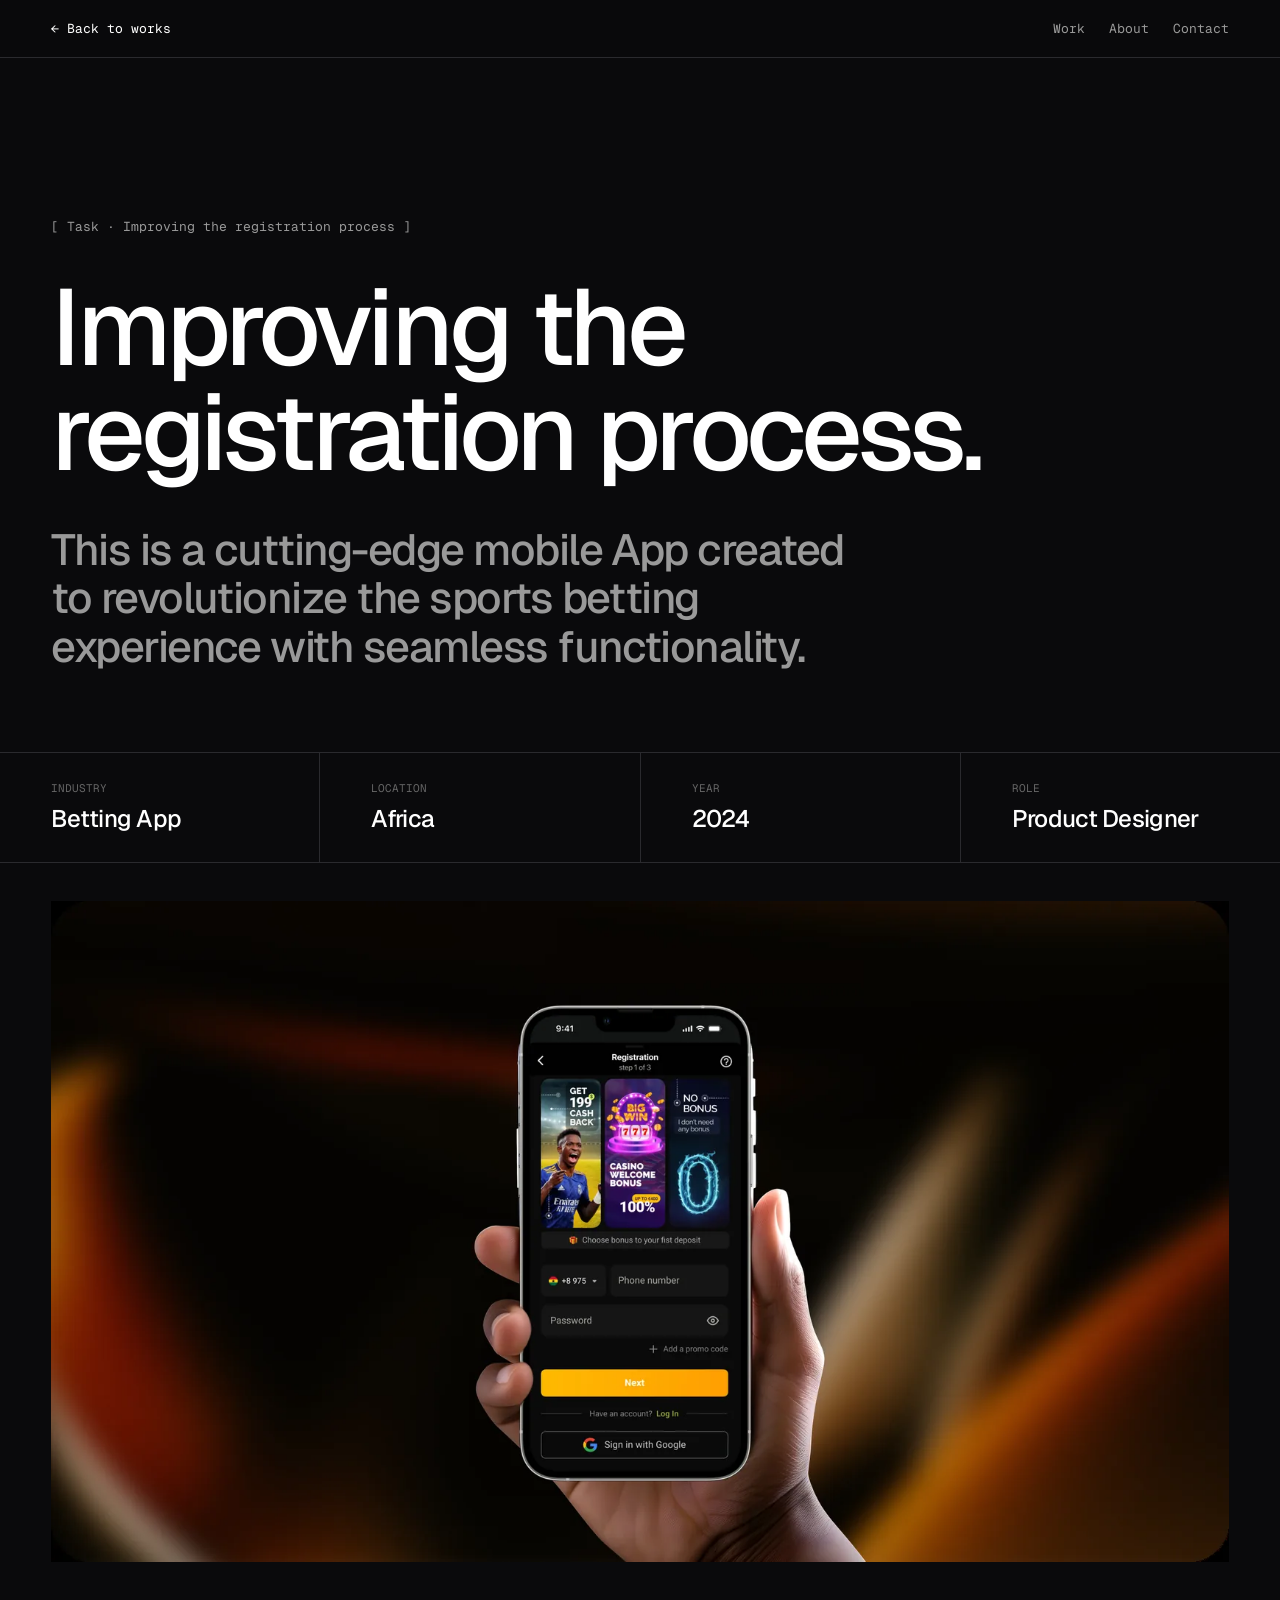
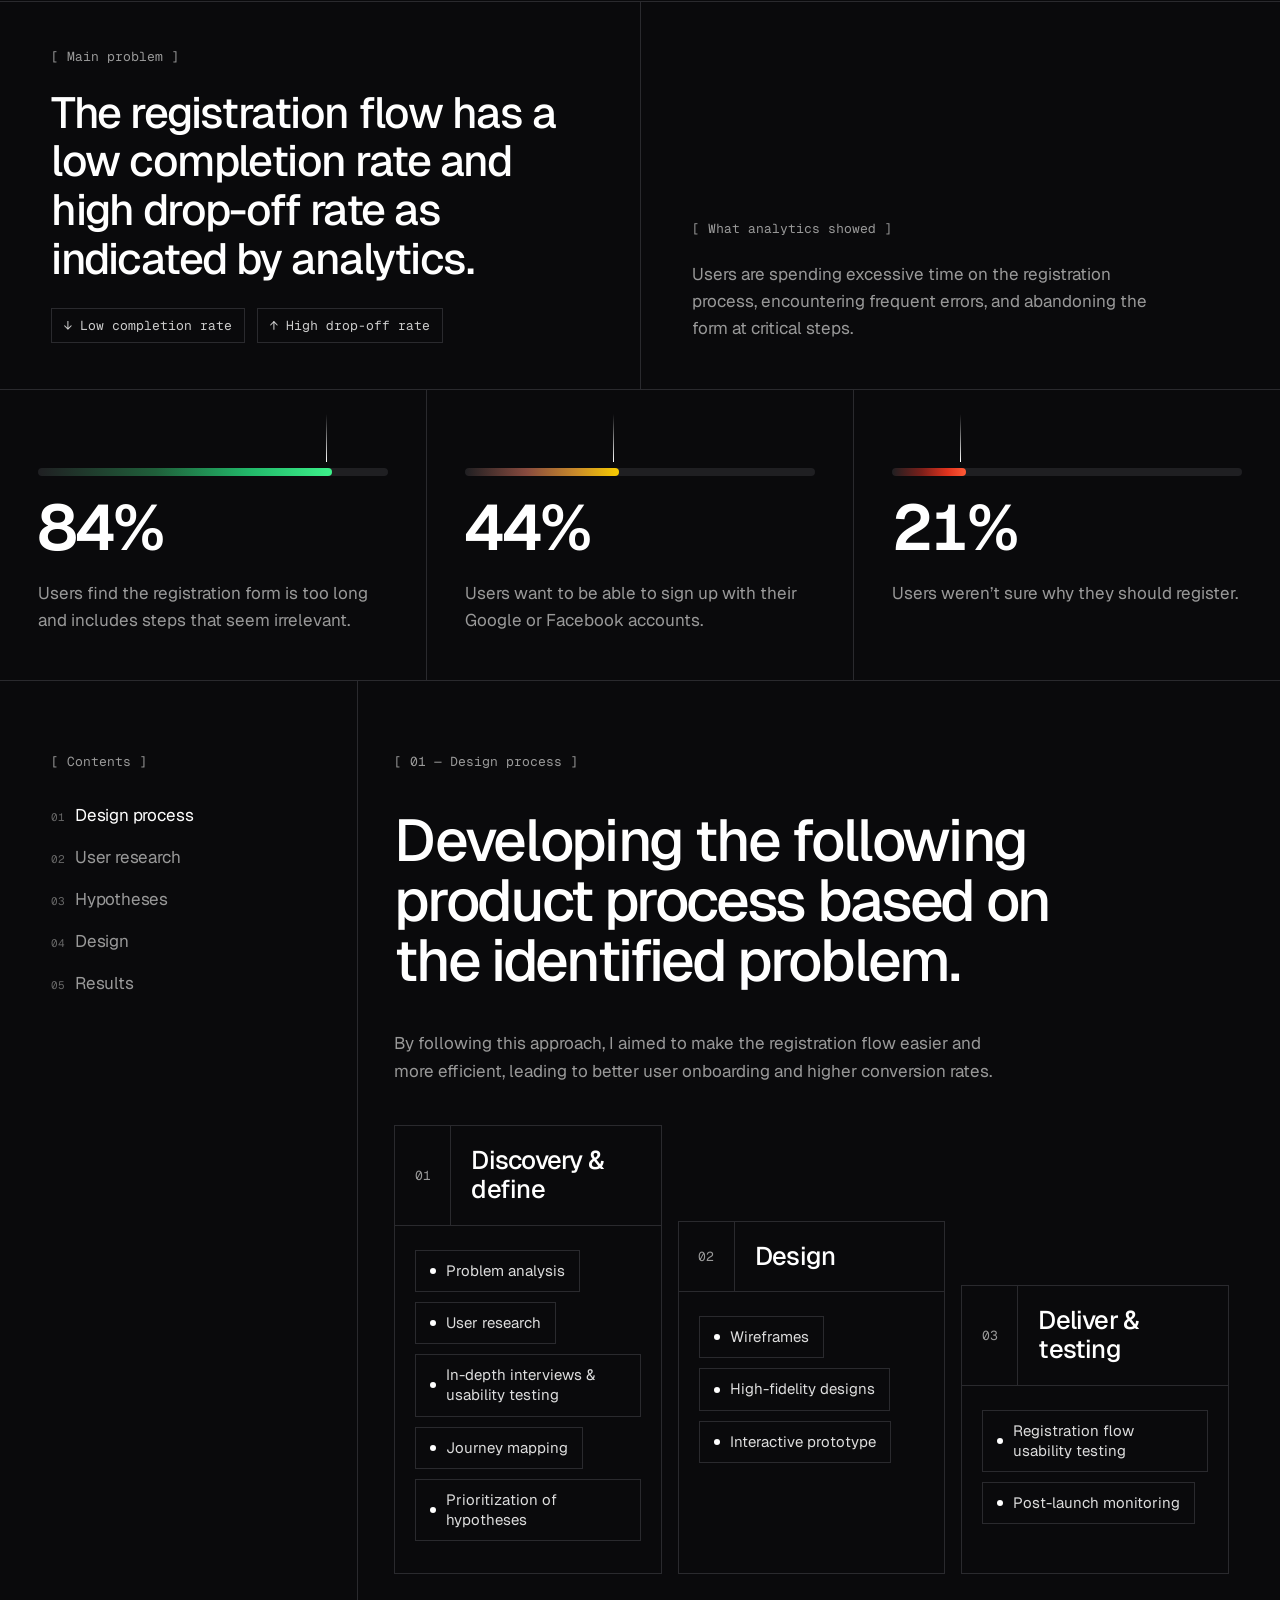
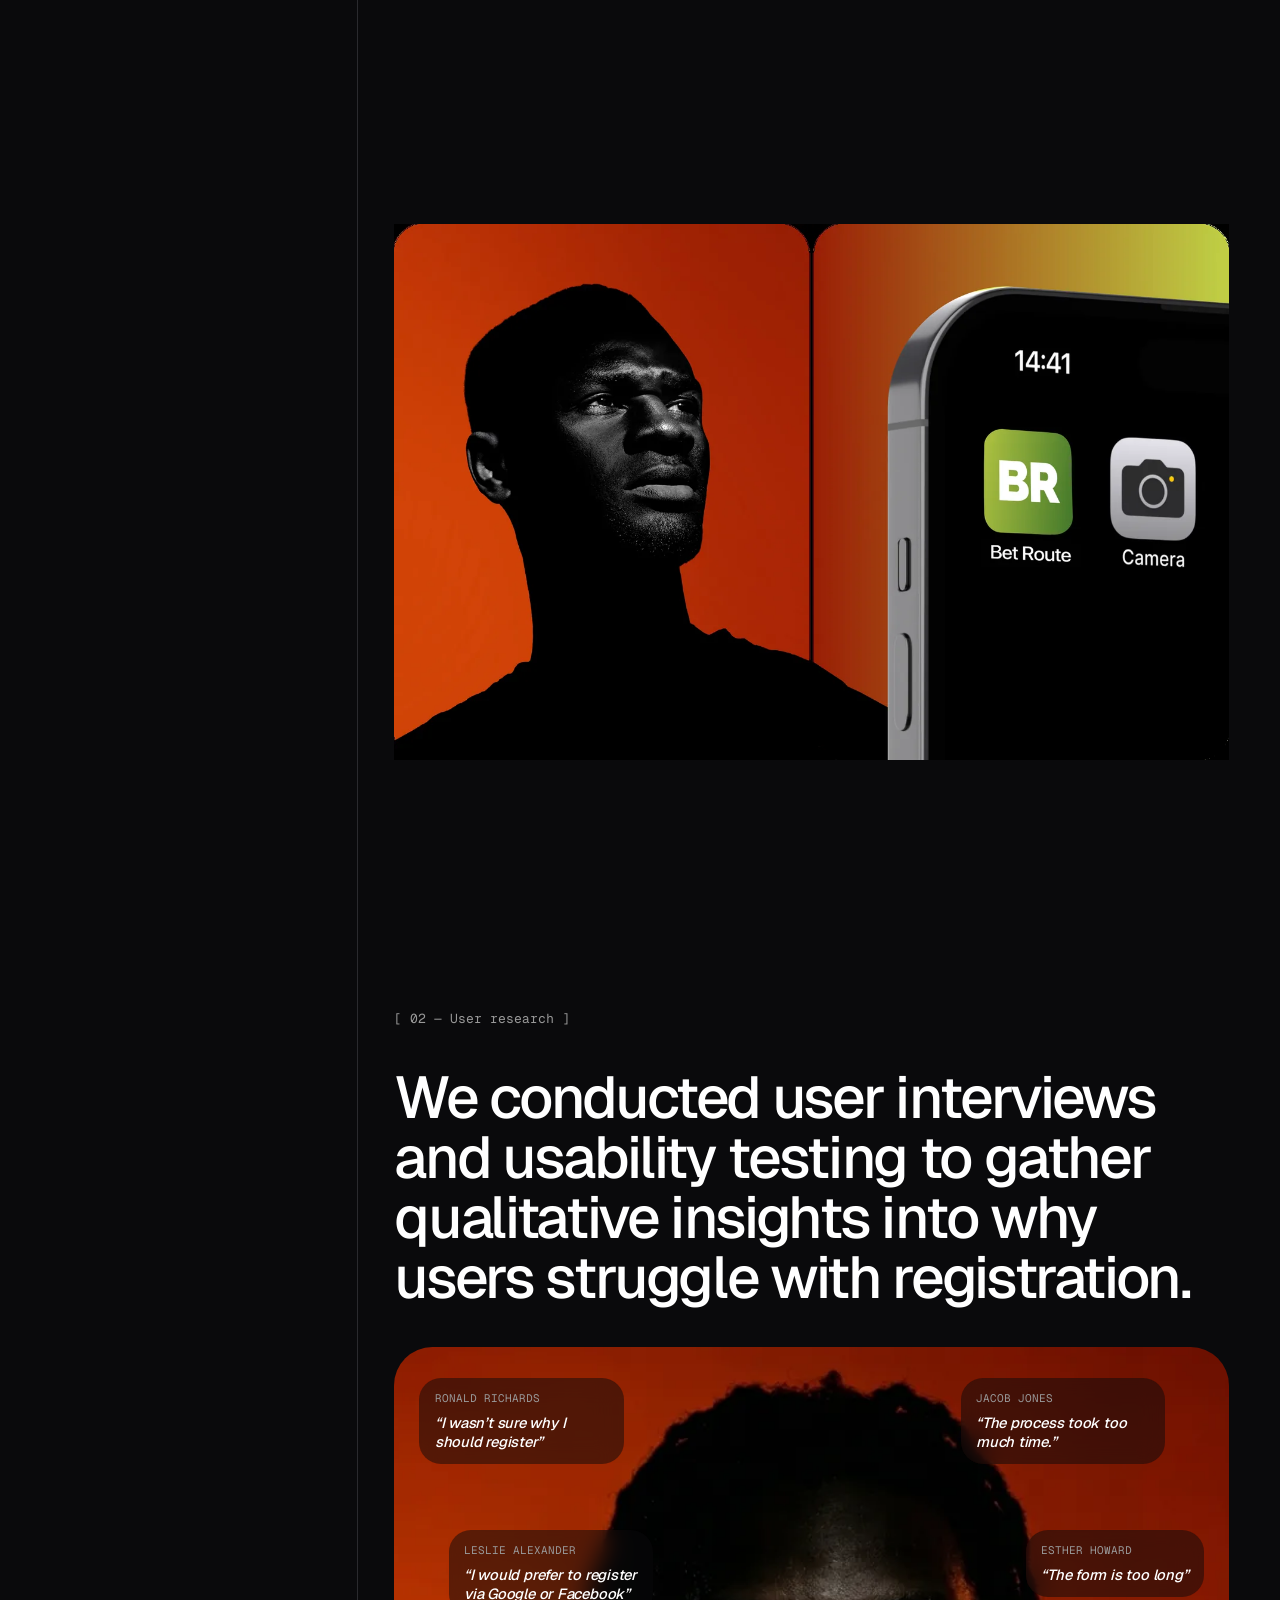
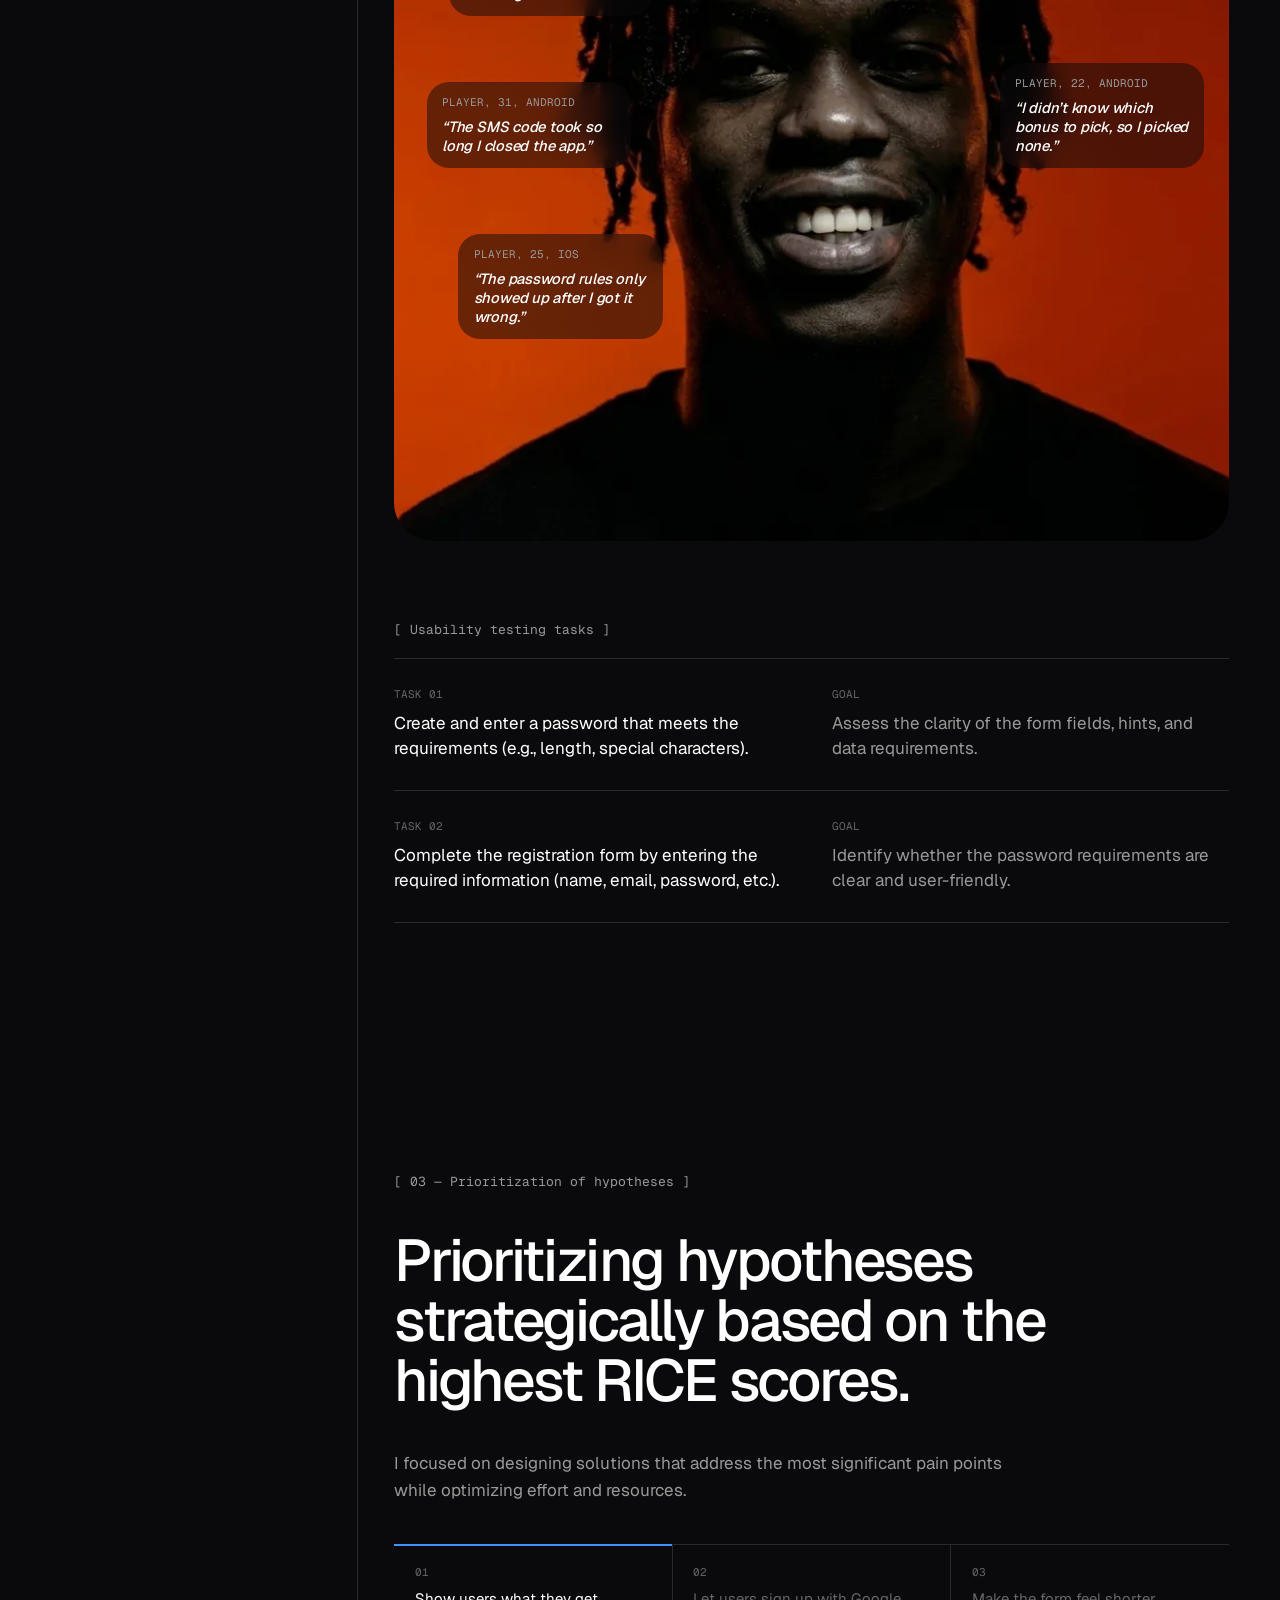
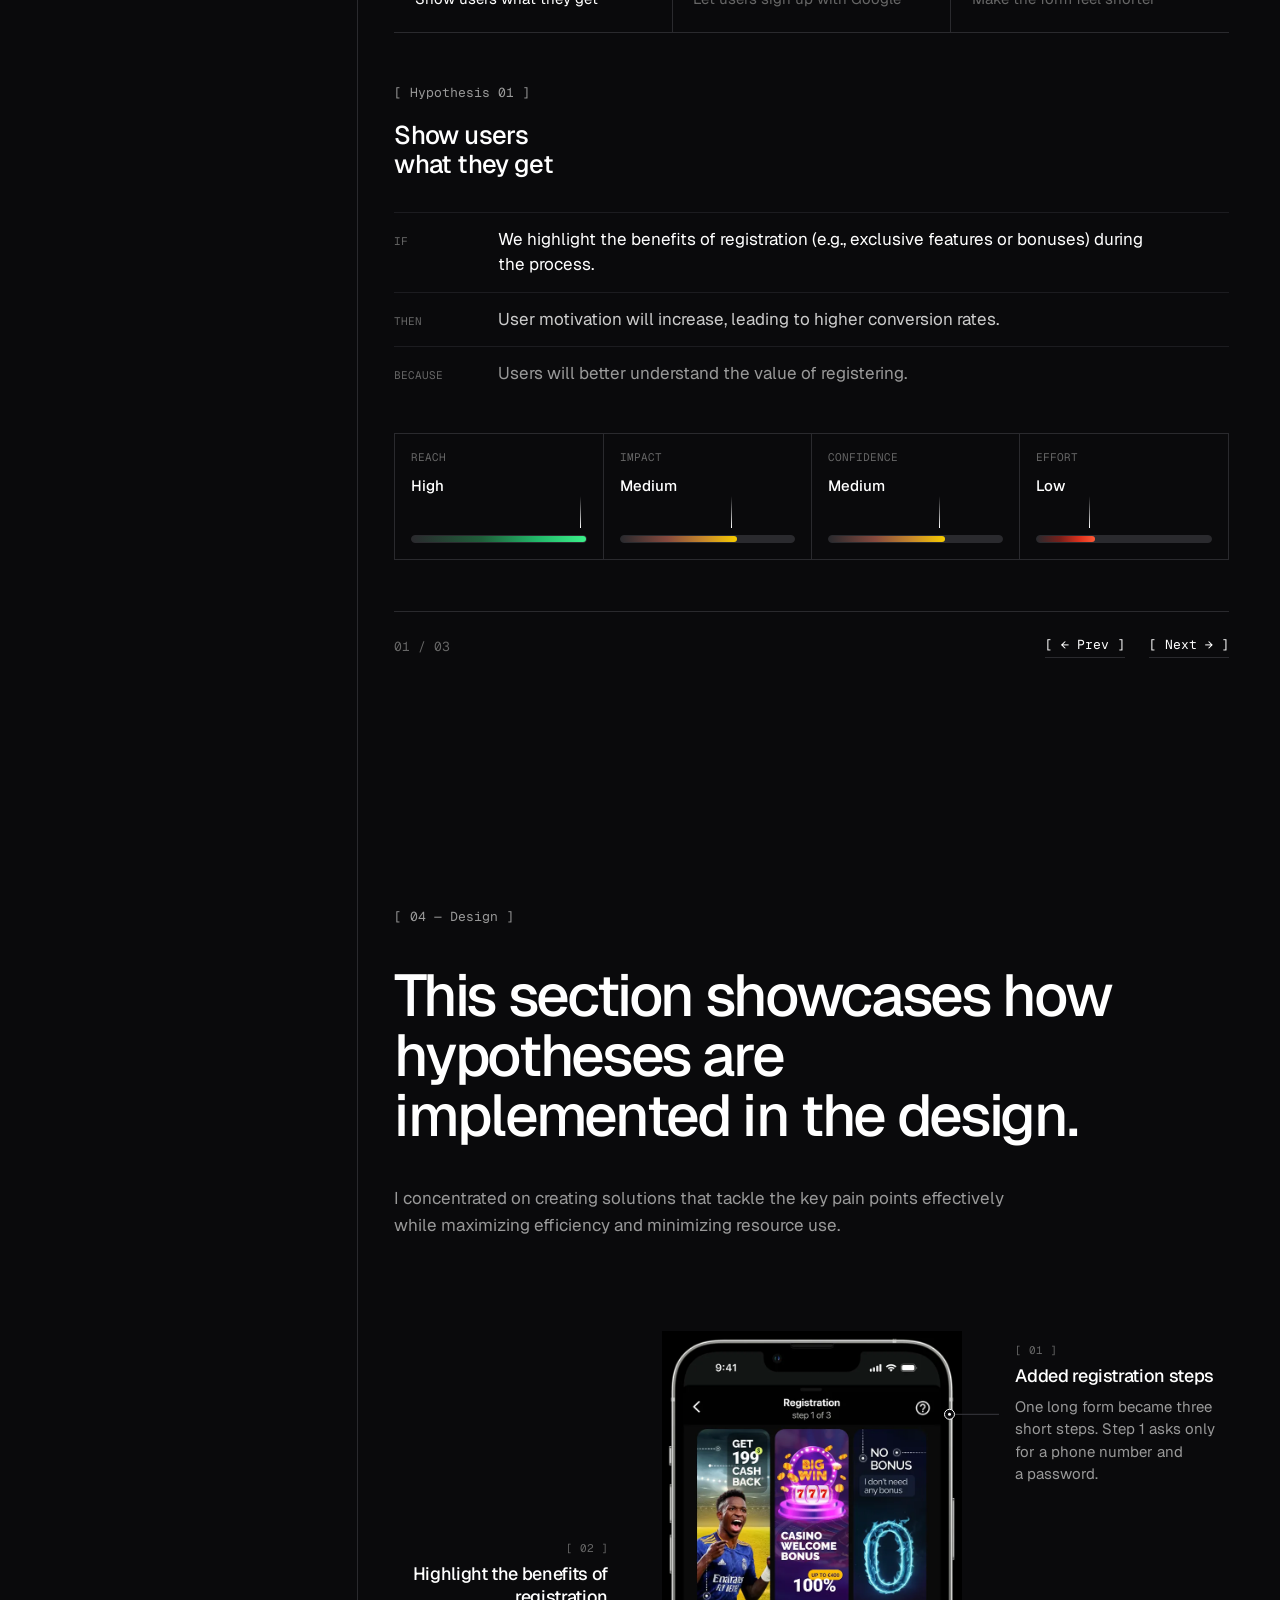
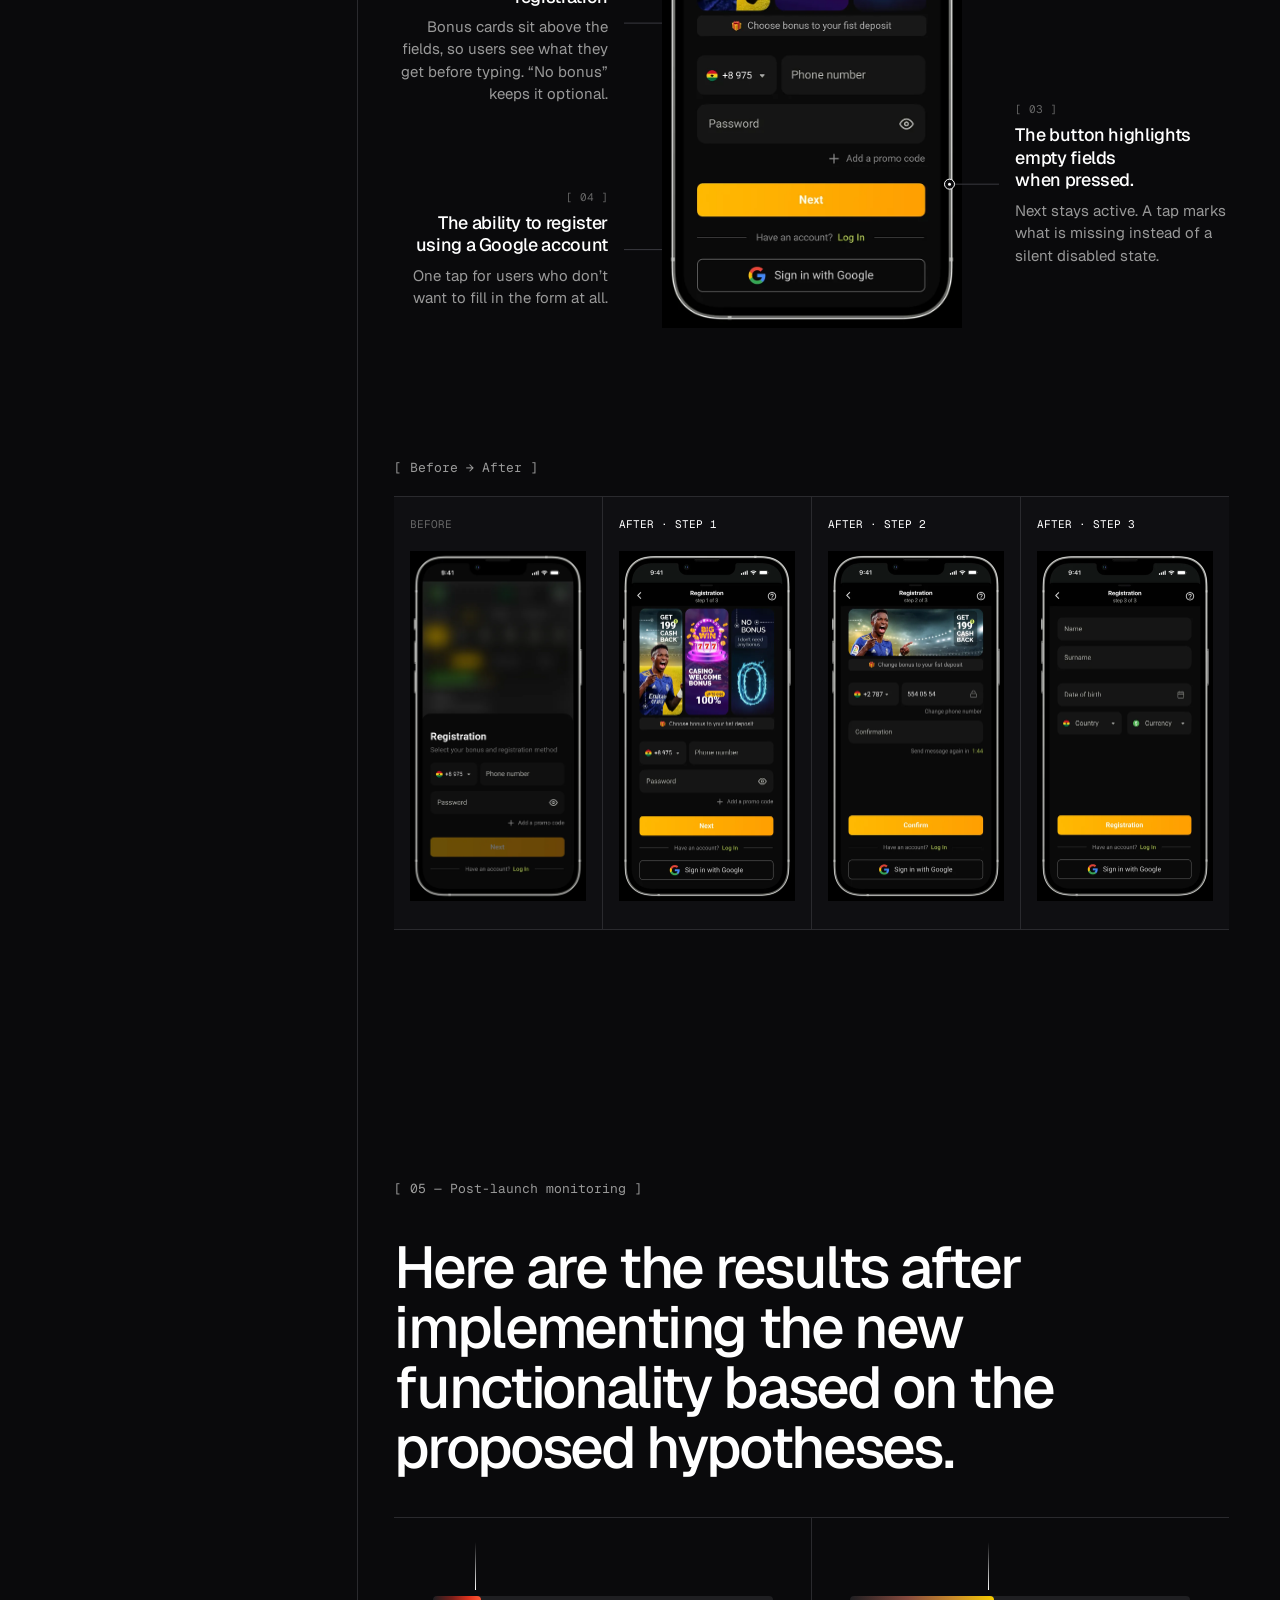
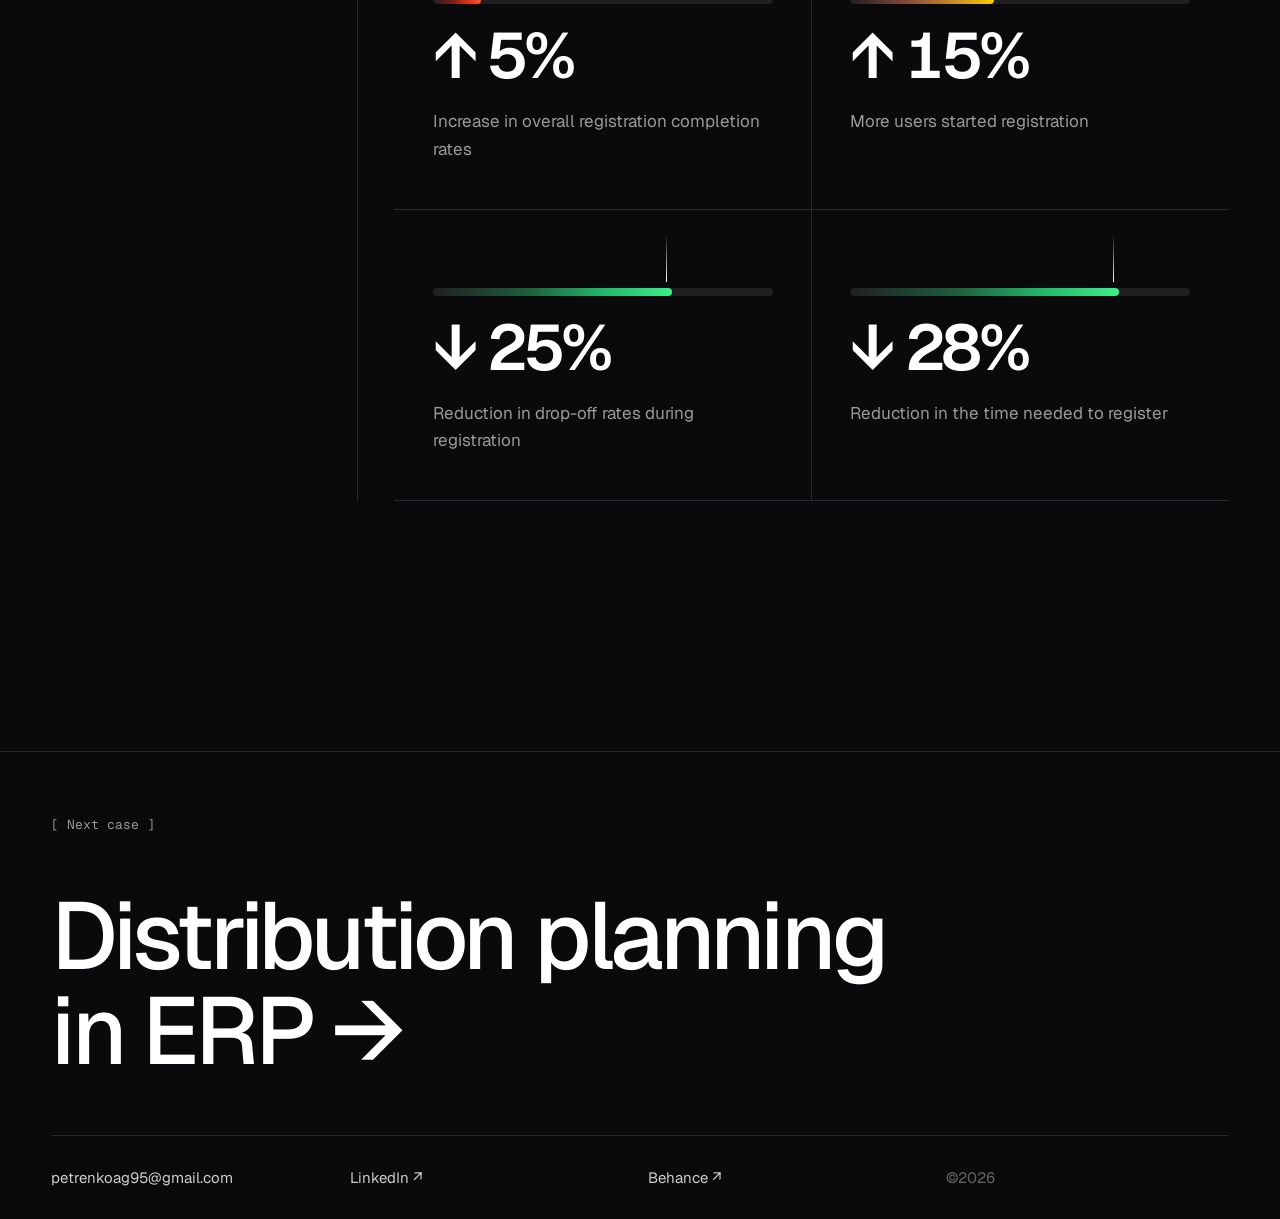
<file: cases/betroute.html>
<!DOCTYPE html>
<html lang="en">
<head>
  <meta charset="utf-8">
  <meta name="viewport" content="width=device-width, initial-scale=1.0">
  <title>Bet Route — Improving the registration process — Anastasiia Petrenko</title>
  <link rel="canonical" href="https://petrenko-anastasiia.com/cases/b2c-onboarding.html">
  <meta name="robots" content="noindex">
  <meta http-equiv="refresh" content="0; url=b2c-onboarding.html">
  <script>location.replace('b2c-onboarding.html' + location.search + location.hash);</script>
  <style>body{margin:0;background:#0a0a0c;color:#999;font-family:system-ui,sans-serif;display:grid;place-items:center;min-height:100vh}a{color:#4493fa}</style>
</head>
<body>
  <p>Redirecting to <a href="b2c-onboarding.html">the Bet Route case study</a>…</p>
</body>
</html>
</file>
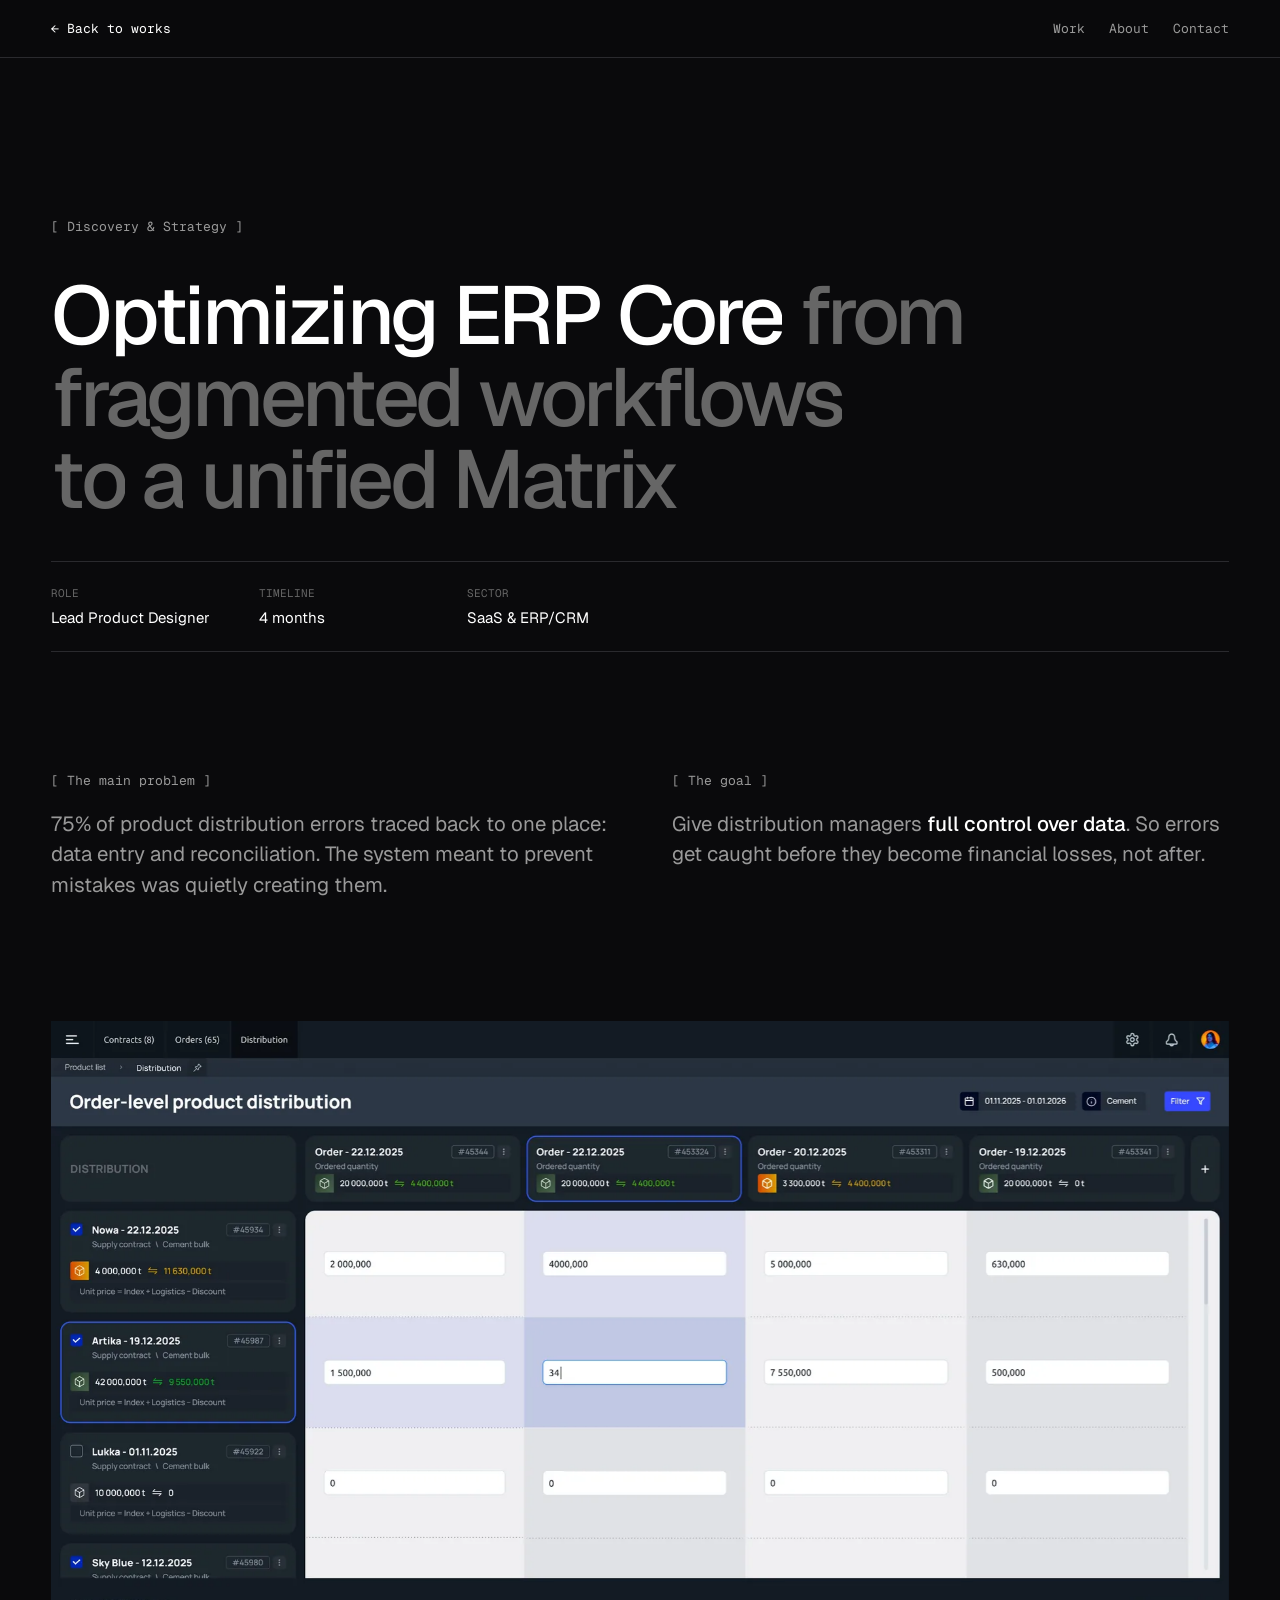
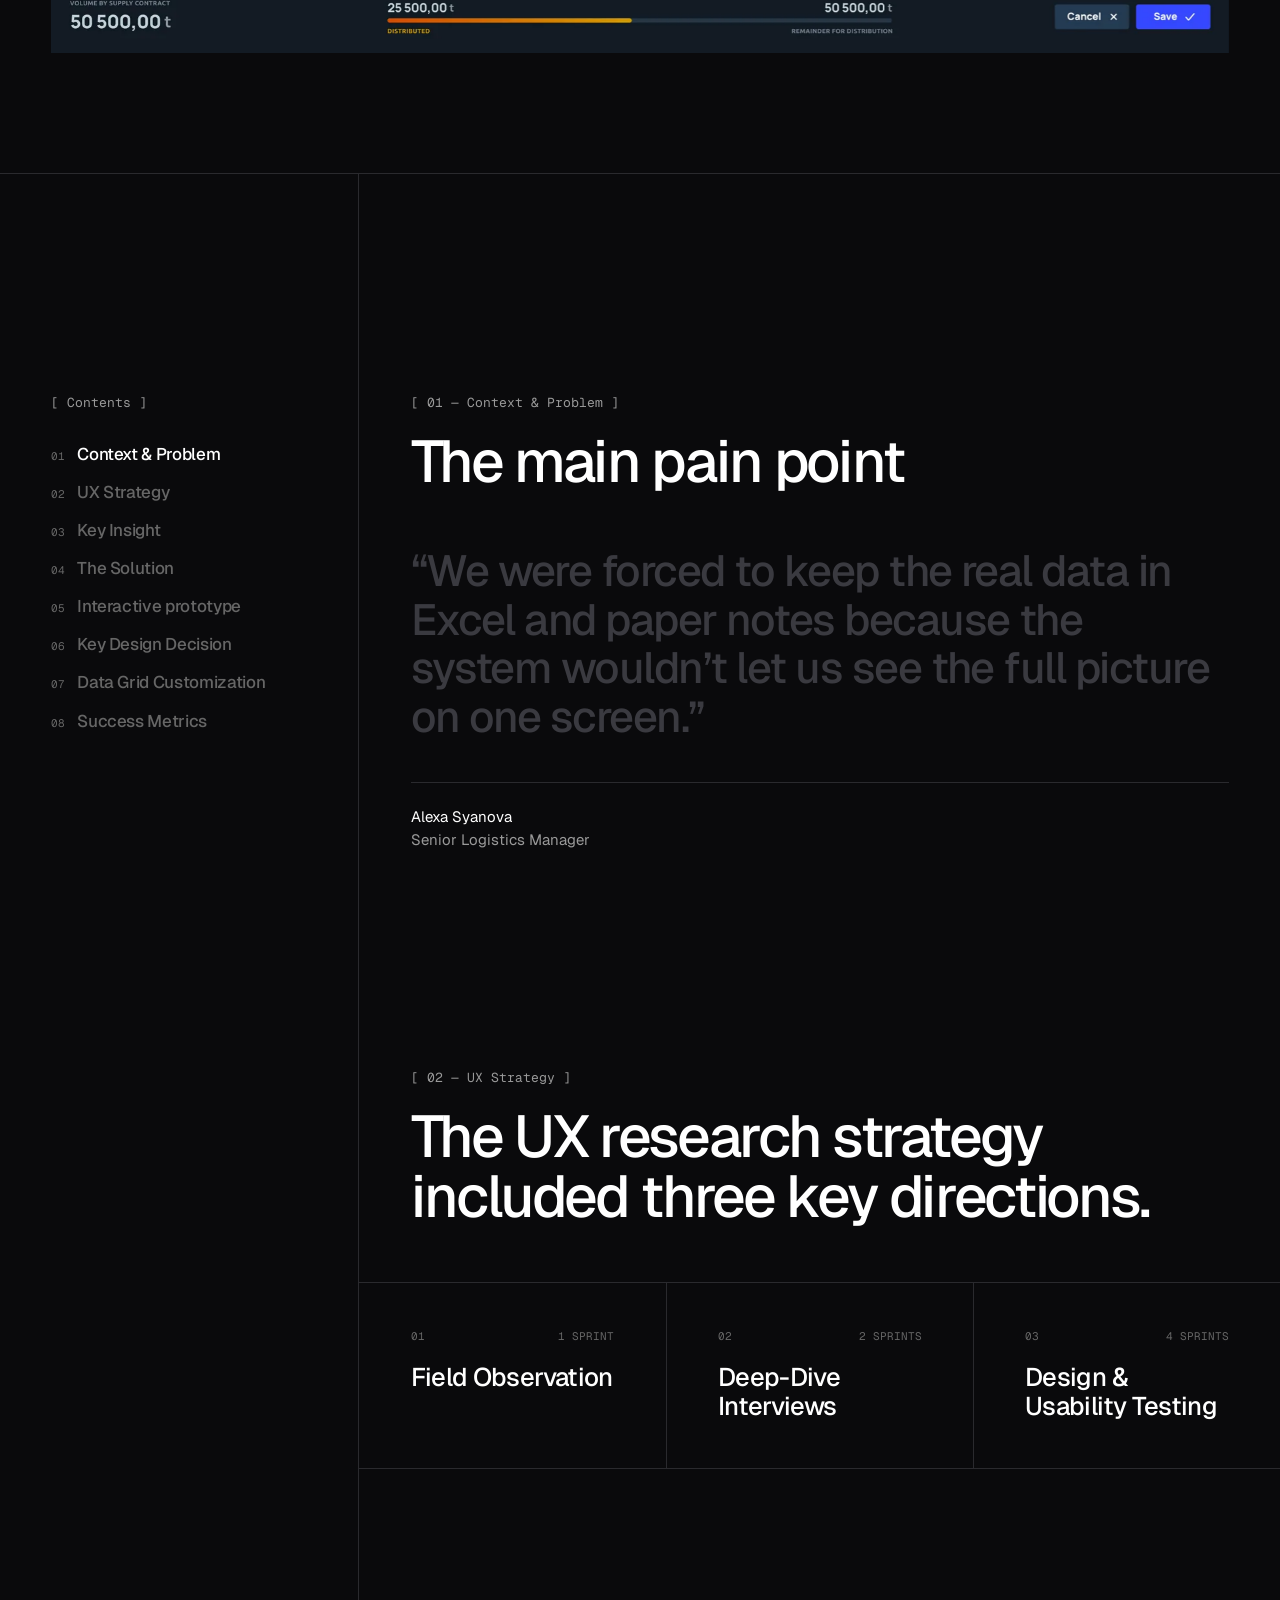
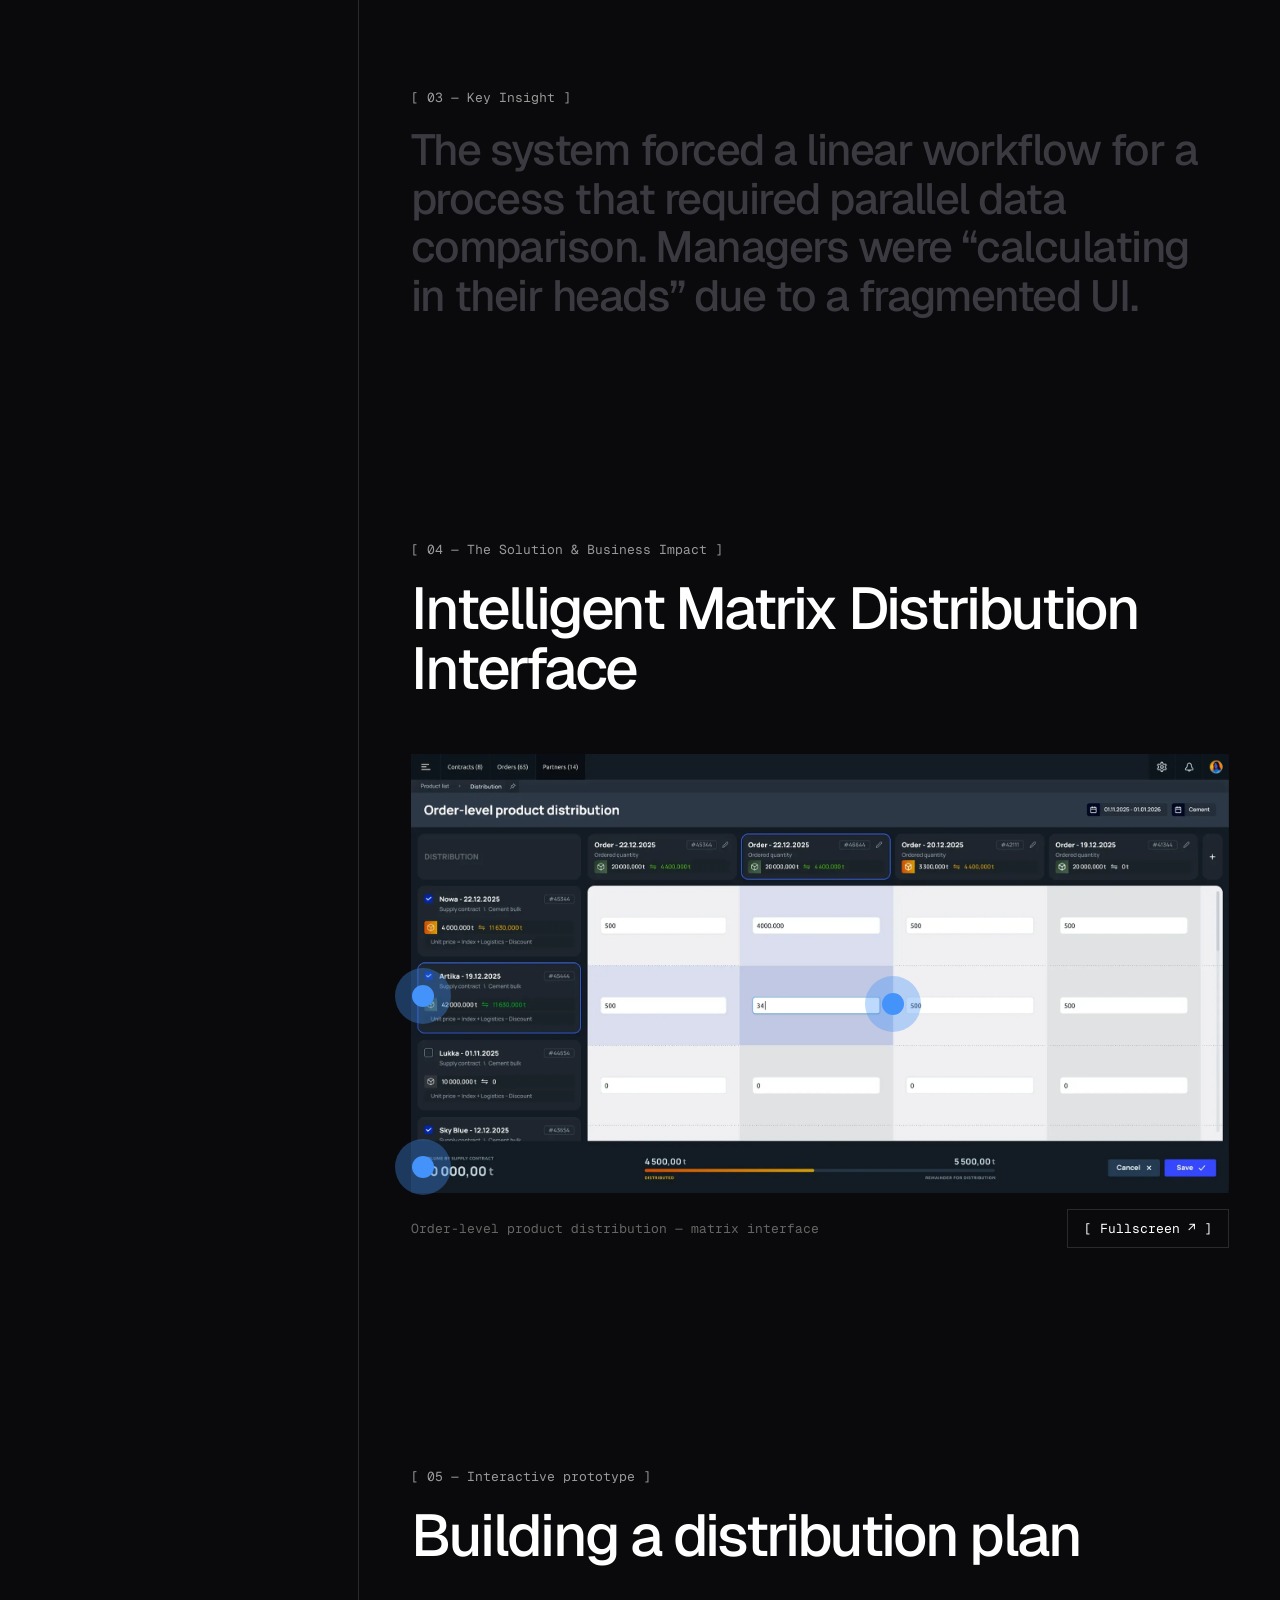
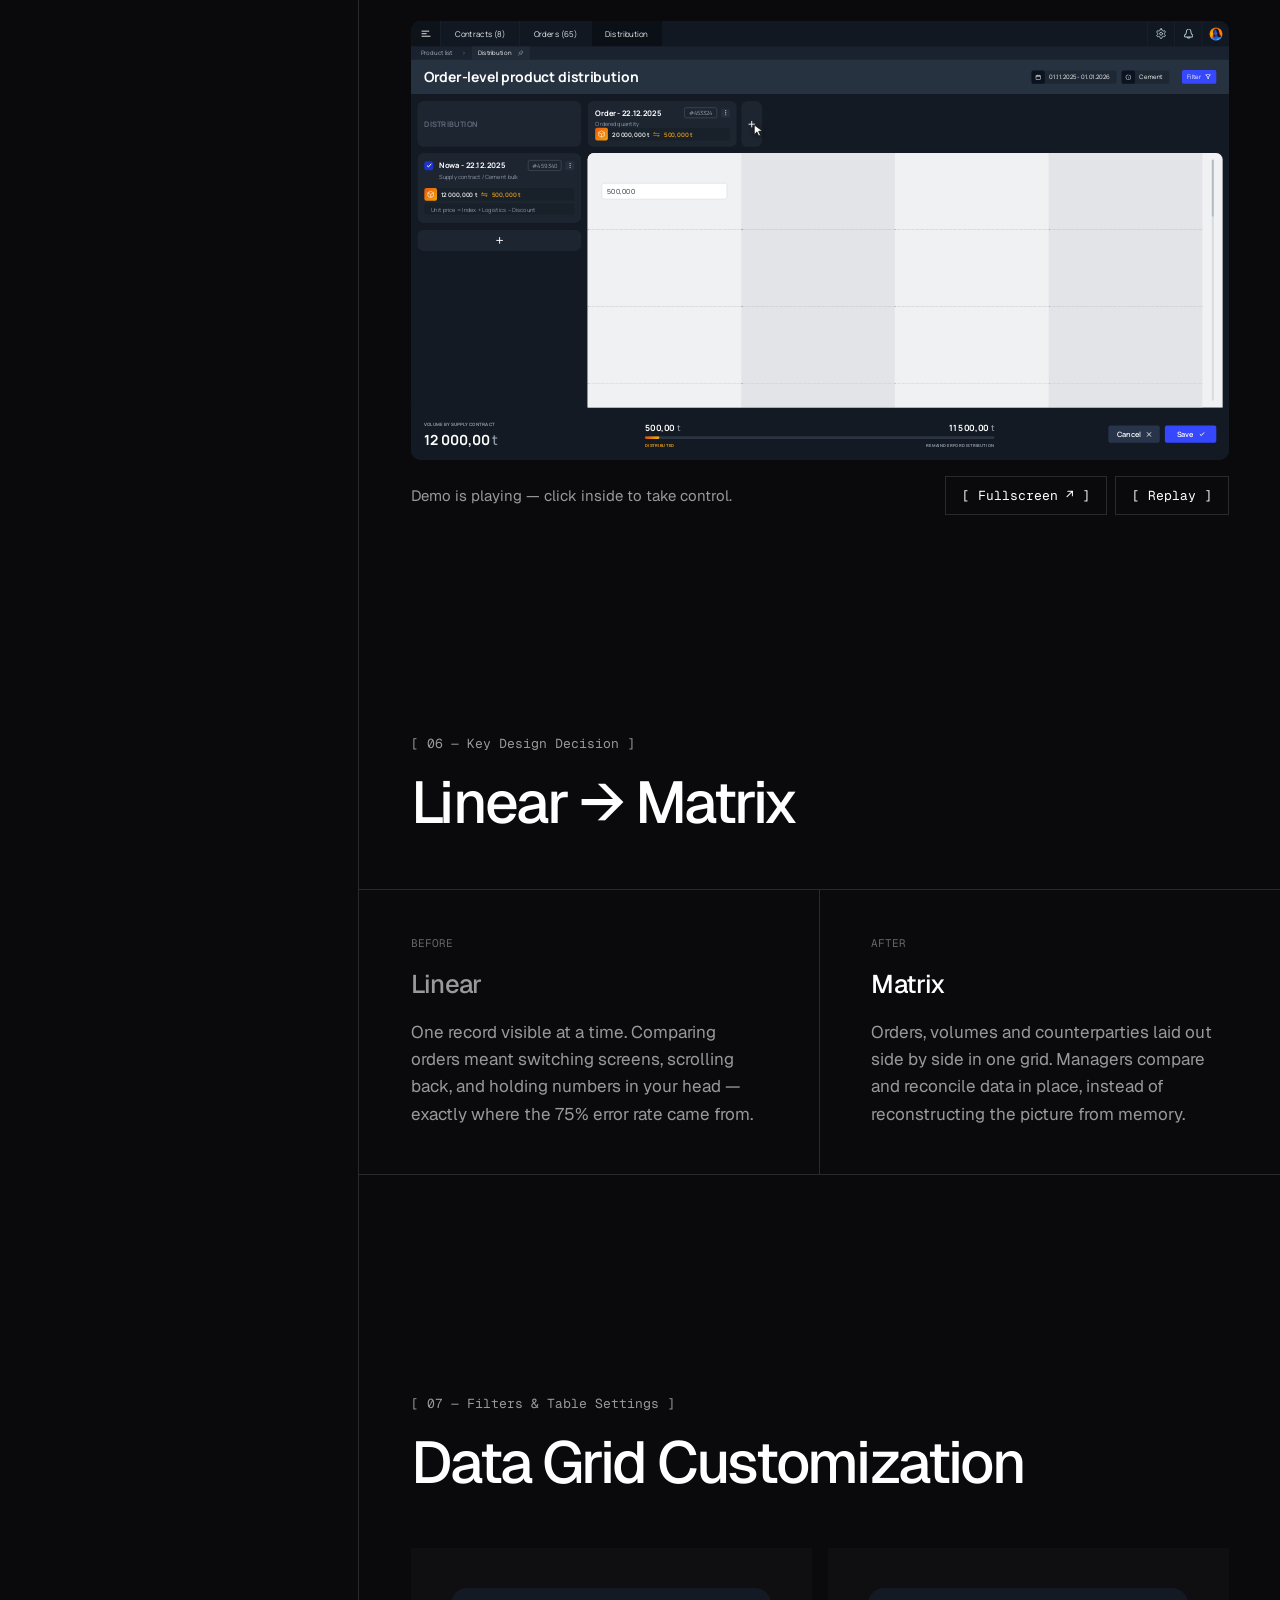
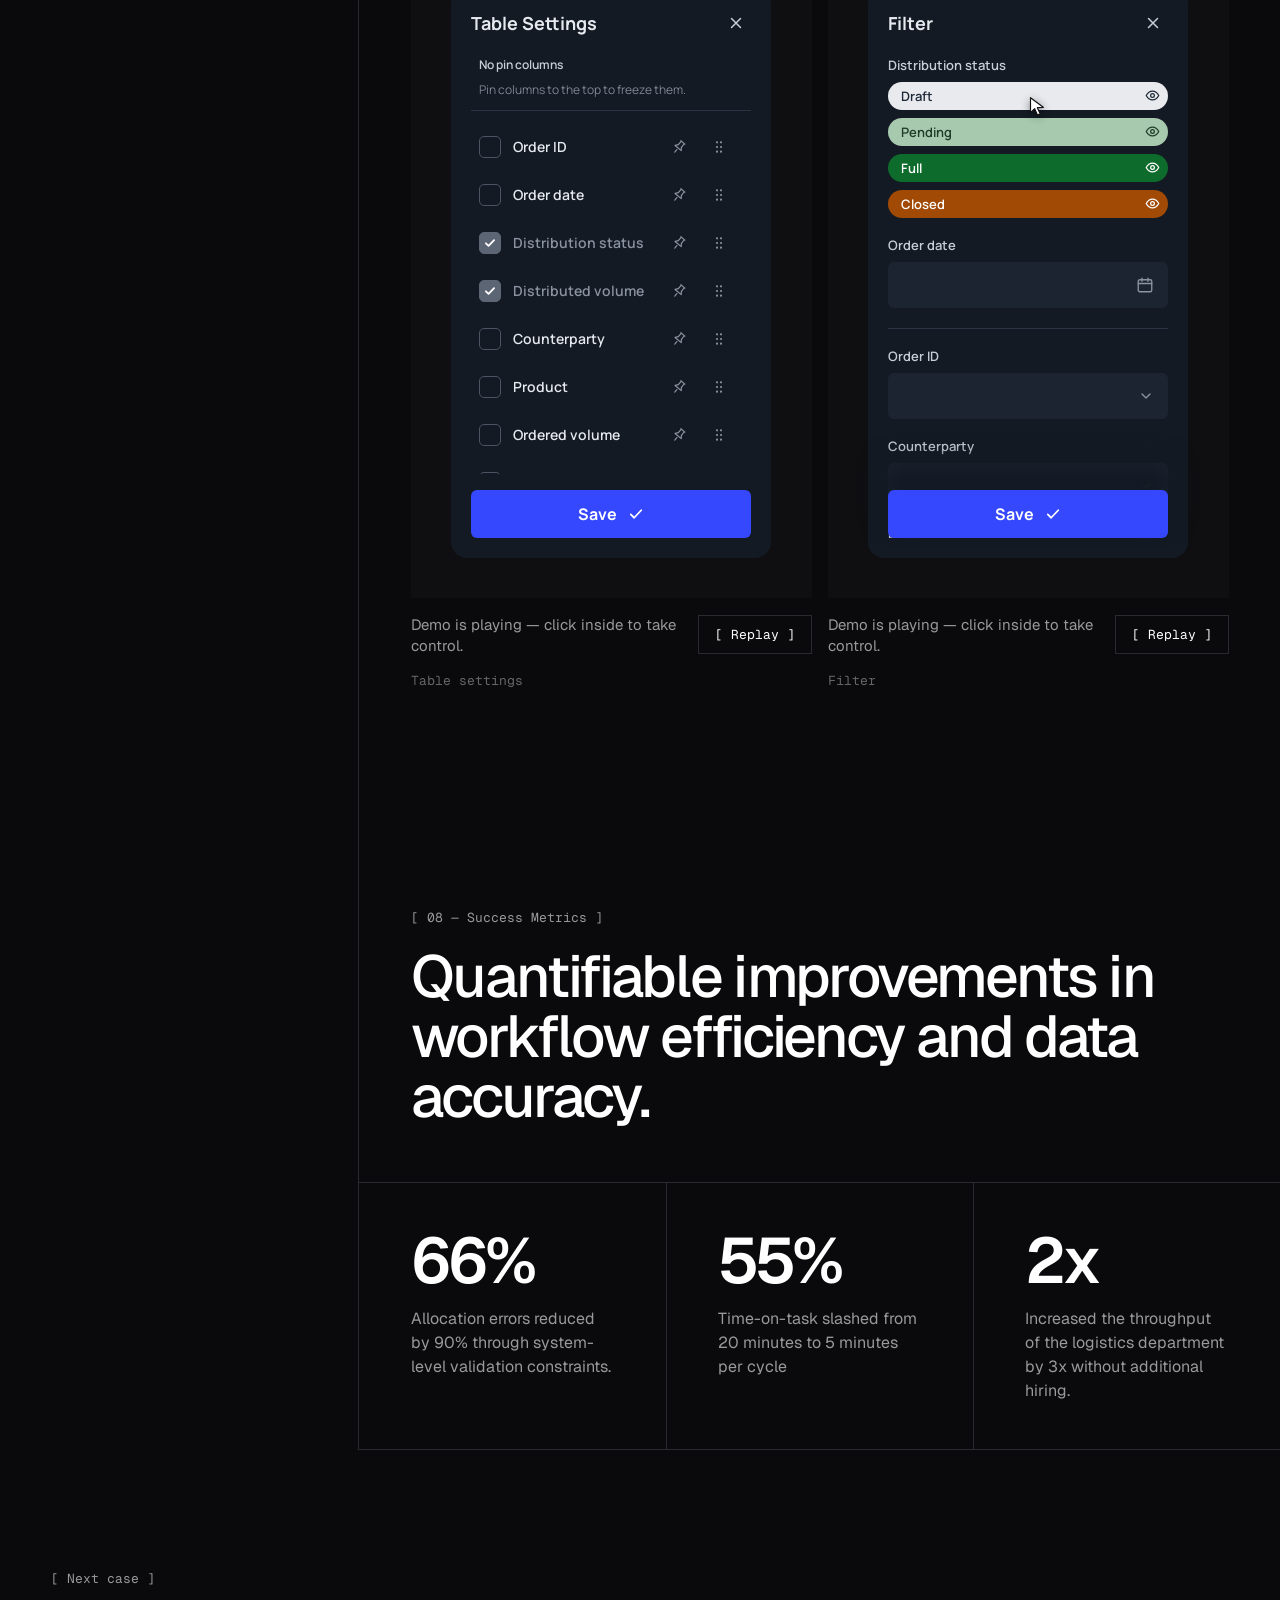
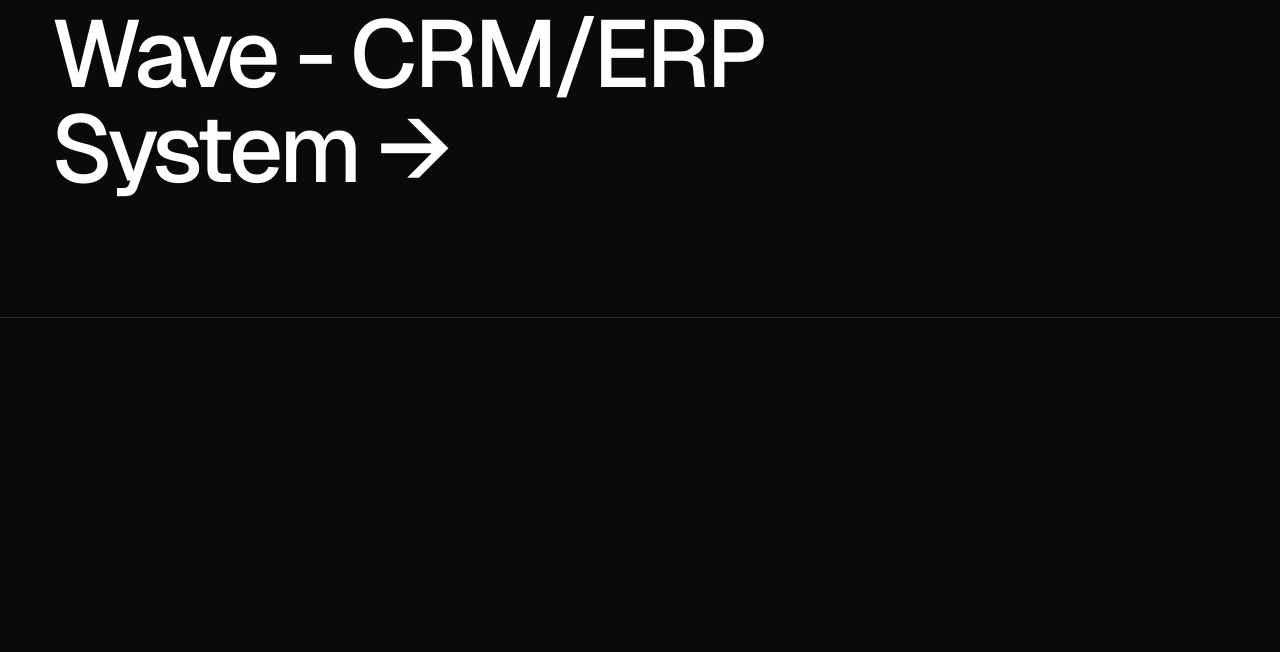
<file: cases/erp-core.html>
<!DOCTYPE html>
<html lang="en">
<head>
  <!-- Google Tag Manager -->
  <script>(function(w,d,s,l,i){w[l]=w[l]||[];w[l].push({'gtm.start':
  new Date().getTime(),event:'gtm.js'});var f=d.getElementsByTagName(s)[0],
  j=d.createElement(s),dl=l!='dataLayer'?'&l='+l:'';j.async=true;j.src=
  'https://www.googletagmanager.com/gtm.js?id='+i+dl;f.parentNode.insertBefore(j,f);
  })(window,document,'script','dataLayer','GTM-K25V9CTP');</script>
  <!-- End Google Tag Manager -->
  <!-- Google tag (gtag.js) -->
  <script async src="https://www.googletagmanager.com/gtag/js?id=G-8EQWVSNK7V"></script>
  <script>
    window.dataLayer = window.dataLayer || [];
    function gtag(){dataLayer.push(arguments);}
    gtag('js', new Date());
    gtag('config', 'G-8EQWVSNK7V');
  </script>
  <!-- End Google tag (gtag.js) -->
  <!-- Microsoft Clarity -->
  <script type="text/javascript">
    (function(c,l,a,r,i,t,y){
        c[a]=c[a]||function(){(c[a].q=c[a].q||[]).push(arguments)};
        t=l.createElement(r);t.async=1;t.src="https://www.clarity.ms/tag/"+i;
        y=l.getElementsByTagName(r)[0];y.parentNode.insertBefore(t,y);
    })(window, document, "clarity", "script", "yuyqac0y1p");
  </script>
  <!-- End Microsoft Clarity -->

  <meta charset="UTF-8">
  <meta name="viewport" content="width=device-width, initial-scale=1.0">
  <title>Optimizing ERP core — Anastasiia Petrenko</title>
  <meta name="description" content="Case study: optimizing an enterprise ERP core — from fragmented, error-prone workflows to a unified matrix distribution interface.">
  <link rel="icon" type="image/png" href="../assets/favicon.png">
  <link rel="preconnect" href="https://fonts.googleapis.com">
  <link rel="preconnect" href="https://fonts.gstatic.com" crossorigin>
  <link href="https://fonts.googleapis.com/css2?family=Geist:wght@400;500;600&family=Geist+Mono:wght@400;500&display=swap" rel="stylesheet">
  <style>
    :root{
      --bg:#0a0a0c;--surface:#0f0f12;--line:#2a2a2e;--t2:#999;--t3:#666;--unfill:#3a3a40;--accent:#4493fa;
      --gut:clamp(20px,4vw,56px);--lift:cubic-bezier(.2,.7,.2,1);--curtain:cubic-bezier(.76,0,.24,1);
      --sec:220px;--cover-gap:120px;--next-pad:120px;--tipw:min(320px,70vw);
    }
    *{box-sizing:border-box}
    html{scroll-behavior:smooth}
    body{margin:0;background:var(--bg);color:#fff;font-family:'Geist',system-ui,sans-serif;-webkit-font-smoothing:antialiased}
    a{color:#fff;text-decoration:none}
    a:hover{color:var(--accent)}
    img{display:block;max-width:100%}
    ::selection{background:var(--accent);color:#fff}
    [id]{scroll-margin-top:80px}
    .mono{font-family:'Geist Mono',monospace}
    @keyframes hotPulse{0%{transform:scale(.4);opacity:1}100%{transform:scale(1.4);opacity:0}}

    .hdr{position:sticky;top:0;z-index:20;display:flex;align-items:center;justify-content:space-between;gap:24px;padding:20px var(--gut);background:rgba(10,10,12,.82);backdrop-filter:blur(12px);-webkit-backdrop-filter:blur(12px);border-bottom:1px solid var(--line);font-family:'Geist Mono',monospace;font-size:13px}
    .hdr nav{display:flex;flex-wrap:wrap;gap:24px}
    .hdr nav a{color:var(--t2)}
    .hdr .prog{position:absolute;left:0;bottom:-1px;height:1px;width:0;background:var(--accent)}

    .sec{padding:var(--sec) var(--gut) 0}
    .eyebrow{font-family:'Geist Mono',monospace;font-size:13px;color:var(--t2)}
    .h2{margin:0;font-size:clamp(36px,4.6vw,68px);font-weight:500;letter-spacing:-0.04em;line-height:1.02}

    /* hero */
    .hero{padding:160px var(--gut) 0;display:flex;flex-direction:column;gap:40px}
    .hero h1{margin:0;font-size:clamp(40px,6.4vw,104px);font-weight:500;letter-spacing:-0.045em;line-height:1;max-width:20ch;text-wrap:balance}
    .hw{display:inline-block;overflow:hidden;vertical-align:top;padding-bottom:.1em;margin-bottom:-.1em}
    .hw-in{display:inline-block;transform:translateY(110%);transition:transform 1.1s var(--lift) var(--d)}
    .hero.in .hw-in{transform:none}
    .meta-row{display:flex;flex-wrap:wrap;gap:16px 48px;padding:24px 0;border-top:1px solid var(--line);border-bottom:1px solid var(--line)}
    .meta-row>div{display:flex;flex-direction:column;gap:8px;min-width:160px}
    .meta-row .k{font-family:'Geist Mono',monospace;font-size:11px;color:var(--t3)}
    .meta-row .v{font-size:15px}

    .intro{padding:120px var(--gut) 0;display:flex;flex-wrap:wrap;gap:48px 64px}
    .intro>div{flex:1 1 320px;min-width:0;display:flex;flex-direction:column;gap:20px}
    .intro p{margin:0;font-size:clamp(20px,1.6vw,24px);line-height:1.5;color:var(--t2);text-wrap:pretty}
    .intro strong{color:#fff;font-weight:500}

    .cover{padding:var(--cover-gap) var(--gut) 0}
    .cover .frame{overflow:hidden;background:var(--surface)}

    /* chapters */
    .chapters{display:grid;grid-template-columns:clamp(220px,28vw,360px) minmax(0,1fr);margin-top:var(--cover-gap);border-top:1px solid var(--line)}
    .chapters aside{padding:var(--sec) var(--gut) 40px}
    .toc-wrap{position:sticky;top:120px;display:flex;flex-direction:column;gap:32px}
    .toc{display:flex;flex-direction:column;gap:16px}
    .toc a{display:flex;gap:12px;align-items:baseline;font-size:17px;font-weight:500;letter-spacing:-0.02em;line-height:1.3;color:var(--t3);transition:color .3s}
    .toc a:hover{color:var(--accent)}
    .toc a.active{color:#fff}
    .toc a .num{font-family:'Geist Mono',monospace;font-size:11px;font-weight:400;letter-spacing:0;color:var(--t3)}
    .content{min-width:0;border-left:1px solid var(--line)}

    .fill-text{min-width:0;margin:0;font-size:clamp(28px,3.4vw,56px);font-weight:500;letter-spacing:-0.035em;line-height:1.12;text-wrap:pretty}
    .fill-text span{color:var(--unfill);transition:color .25s}

    .grid3,.grid2,.gridba{display:grid;gap:1px;background:var(--line);border-top:1px solid var(--line);border-bottom:1px solid var(--line);margin:0 calc(-1 * var(--gut))}
    .grid3{grid-template-columns:repeat(3,minmax(0,1fr))}
    .gridba{grid-template-columns:repeat(auto-fit,minmax(min(100%,320px),1fr))}
    .cell{background:var(--bg);padding:clamp(32px,3.6vw,56px) var(--gut);display:flex;flex-direction:column;gap:20px}
    .cell h3{margin:0;font-size:clamp(24px,2vw,32px);font-weight:500;letter-spacing:-0.025em;line-height:1.15}
    .cell .mlabel{display:flex;justify-content:space-between;gap:12px;font-family:'Geist Mono',monospace;font-size:11px;color:var(--t3)}
    .cell p{margin:0;font-size:17px;line-height:1.6;color:var(--t2);max-width:44ch}
    .metric{gap:14px}
    .metric .num{font-size:clamp(48px,5vw,80px);font-weight:600;letter-spacing:-0.045em;line-height:1;font-variant-numeric:tabular-nums}
    .metric .note{font-size:16px;line-height:1.5;color:var(--t2);max-width:30ch}

    .panels{display:grid;grid-template-columns:repeat(2,minmax(0,1fr));gap:16px}
    .panels figure{margin:0;display:flex;flex-direction:column;gap:16px;min-width:0}
    .panels figcaption{font-family:'Geist Mono',monospace;font-size:13px;color:var(--t3)}

    /* hotspots */
    .spots-outer{position:relative;inset:0;display:flex;align-items:center;justify-content:center}
    .spots-outer.full{position:fixed;z-index:1000;background:var(--bg);padding:72px 32px 32px}
    .spots-stage{position:relative;background:var(--surface);width:100%}
    .spots-outer.full .spots-stage{width:min(100%, calc((100vh - 104px) * 2038 / 1094))}
    .spot{position:absolute;transform:translate(-50%,-50%)}
    .spot .pulse{position:absolute;left:50%;top:50%;width:56px;height:56px;margin:-28px 0 0 -28px;border-radius:50%;background:rgba(68,147,250,.35);animation:hotPulse 2s var(--lift) infinite}
    .spot .dot{position:relative;display:block;width:22px;height:22px;border-radius:50%;background:var(--accent);cursor:pointer}
    .spot .tip{position:absolute;top:36px;width:var(--tipw);padding:20px;background:var(--surface);border:1px solid var(--line);display:flex;flex-direction:column;gap:10px;opacity:0;pointer-events:none;transition:opacity .3s var(--lift)}
    .spot.on{z-index:3}.spot.on .tip{opacity:1}
    .spot .tip .n{font-family:'Geist Mono',monospace;font-size:11px;color:var(--t3)}
    .spot .tip .t{font-size:18px;font-weight:500;letter-spacing:-0.02em}
    .spot .tip .d{font-size:15px;line-height:1.5;color:var(--t2)}
    .caprow{display:flex;flex-wrap:wrap;justify-content:space-between;align-items:center;gap:12px 16px}
    .caprow figcaption{flex:1 1 260px;min-width:0;font-family:'Geist Mono',monospace;font-size:13px;color:var(--t3)}
    .btn{background:none;border:1px solid var(--line);color:#fff;font-family:'Geist Mono',monospace;font-size:13px;padding:10px 16px;border-radius:0;cursor:pointer;white-space:nowrap;transition:color .2s}
    .btn:hover{color:var(--accent)}
    .spots-close{position:absolute;top:20px;right:20px;z-index:5}

    .nextcase{padding:var(--next-pad) var(--gut)}
    .nextcase a{display:flex;flex-direction:column;gap:20px;color:#fff}
    .nextcase a:hover{color:var(--accent)}
    .nextcase .big{font-size:clamp(40px,7.4vw,120px);font-weight:500;letter-spacing:-0.045em;line-height:1;max-width:14ch}

    .ftr{padding:var(--sec) var(--gut) 40px;border-top:1px solid var(--line);display:flex;flex-direction:column;gap:clamp(56px,8vw,120px)}
    .cta{font-size:clamp(40px,7.4vw,120px);font-weight:500;letter-spacing:-0.045em;line-height:1;color:#fff;max-width:14ch}
    .cta:hover{color:var(--accent)}
    .cta span{transition:color .15s}
    .ftr-grid{display:grid;grid-template-columns:repeat(auto-fit,minmax(180px,1fr));gap:32px;font-size:15px;color:#ccc}
    .ftr-grid a{color:#ccc}

    @media (max-width:759px){
      :root{--sec:120px;--cover-gap:56px;--next-pad:64px;--tipw:min(240px,62vw)}
      .chapters{grid-template-columns:1fr}
      .chapters aside{display:none}
      .content{border-left:0}
      .grid3{grid-template-columns:1fr}
      .panels{grid-template-columns:1fr}
    }
    @media (prefers-reduced-motion:reduce){
      *{animation:none!important;transition:none!important;scroll-behavior:auto!important}
      .hw-in{transform:none!important}
    }
  </style>
</head>
<body>
<!-- Google Tag Manager (noscript) -->
<noscript><iframe src="https://www.googletagmanager.com/ns.html?id=GTM-K25V9CTP" height="0" width="0" style="display:none;visibility:hidden"></iframe></noscript>
<!-- End Google Tag Manager (noscript) -->

<header class="hdr">
  <a href="../index.html" style="color:#fff">← Back to works</a>
  <nav>
    <a href="../index.html#work">Work</a>
    <a href="../index.html#lead">About</a>
    <a href="mailto:petrenkoag95@gmail.com">Contact</a>
  </nav>
  <span class="prog" id="prog"></span>
</header>

<section class="hero" id="hero">
  <span class="eyebrow" data-lift data-lift-delay="150">[ Discovery &amp; Strategy ]</span>
  <h1 id="hero-h1"></h1>
  <div class="meta-row" data-lift data-lift-delay="900">
    <div><span class="k">ROLE</span><span class="v">Lead Product Designer</span></div>
    <div><span class="k">TIMELINE</span><span class="v">4 months</span></div>
    <div><span class="k">SECTOR</span><span class="v">SaaS &amp; ERP/CRM</span></div>
  </div>
</section>

<section class="intro">
  <div data-lift>
    <span class="eyebrow">[ The main problem ]</span>
    <p>75% of product distribution errors traced back to one place: data entry and reconciliation. The system meant to prevent mistakes was quietly creating them.</p>
  </div>
  <div data-lift>
    <span class="eyebrow">[ The goal ]</span>
    <p>Give distribution managers <strong>full control over data</strong>. So errors get caught before they become financial losses, not after.</p>
  </div>
</section>

<section class="cover">
  <figure style="margin:0">
    <div class="frame"><img data-reveal src="../assets/erp-core/distribution-cover.webp" alt="Order-level product distribution" style="width:100%;height:auto"></div>
  </figure>
</section>

<div class="chapters">
  <aside>
    <div class="toc-wrap" data-lift>
      <span class="eyebrow">[ Contents ]</span>
      <nav class="toc" id="toc"></nav>
    </div>
  </aside>
  <div class="content">

    <section class="sec" id="context" style="display:flex;flex-direction:column;gap:56px">
      <div data-lift style="display:flex;flex-direction:column;gap:20px">
        <span class="eyebrow">[ 01 — Context &amp; Problem ]</span>
        <h2 class="h2">The main pain point</h2>
      </div>
      <div style="min-width:0;display:flex;flex-direction:column;gap:40px">
        <blockquote class="fill-text" id="quote" style="margin:0" data-text="“We were forced to keep the real data in Excel and paper notes because the system wouldn’t let us see the full picture on one screen.”"></blockquote>
        <div data-lift style="display:flex;align-items:center;gap:16px;padding-top:24px;border-top:1px solid var(--line)">
          <div style="display:flex;flex-direction:column;gap:4px;font-size:15px"><span style="color:#fff">Alexa Syanova</span><span style="color:var(--t2)">Senior Logistics Manager</span></div>
        </div>
      </div>
    </section>

    <section class="sec" id="strategy" style="display:flex;flex-direction:column;gap:56px">
      <div data-lift style="display:flex;flex-direction:column;gap:20px">
        <span class="eyebrow">[ 02 — UX Strategy ]</span>
        <h2 class="h2" style="max-width:20ch">The UX research strategy included three key directions.</h2>
      </div>
      <div class="grid3" data-lift>
        <div class="cell"><div class="mlabel"><span>01</span><span>1 SPRINT</span></div><h3>Field Observation</h3></div>
        <div class="cell"><div class="mlabel"><span>02</span><span>2 SPRINTS</span></div><h3>Deep-Dive Interviews</h3></div>
        <div class="cell"><div class="mlabel"><span>03</span><span>4 SPRINTS</span></div><h3>Design &amp; Usability Testing</h3></div>
      </div>
    </section>

    <section class="sec" id="insight" style="display:flex;flex-direction:column;gap:20px">
      <span class="eyebrow" data-lift>[ 03 — Key Insight ]</span>
      <p class="fill-text" id="insight-text" data-text="The system forced a linear workflow for a process that required parallel data comparison. Managers were “calculating in their heads” due to a fragmented UI."></p>
    </section>

    <section class="sec" id="solution" style="display:flex;flex-direction:column;gap:56px">
      <div data-lift style="display:flex;flex-direction:column;gap:20px">
        <span class="eyebrow">[ 04 — The Solution &amp; Business Impact ]</span>
        <h2 class="h2" style="max-width:20ch">Intelligent Matrix Distribution Interface</h2>
      </div>
      <figure style="margin:0;display:flex;flex-direction:column;gap:16px">
        <div class="spots-outer" id="spots-outer">
          <button class="btn spots-close" id="spots-close" style="display:none">[ Close × ]</button>
          <div class="spots-stage">
            <div class="frame" style="overflow:hidden"><img data-reveal src="../assets/erp-core/hotspots.webp" alt="Order-level product distribution — matrix interface" style="width:100%;height:auto"></div>
            <div class="spot" data-spot="1" style="left:59%;top:57%">
              <span class="pulse"></span><span class="dot"></span>
              <div class="tip" style="right:-20px">
                <span class="n">01</span><span class="t">The Matrix Model</span>
                <span class="d">Consolidated Contracts (vertical) and Orders (horizontal) into a single interactive grid. This eliminated tab-switching and kept all variables in one viewport.</span>
              </div>
            </div>
            <div class="spot" data-spot="2" style="left:1.5%;top:55%">
              <span class="pulse"></span><span class="dot"></span>
              <div class="tip" style="left:-4px">
                <span class="n">02</span><span class="t">Contextual Data Cards</span>
                <span class="d">Integrated unit price logic (Index + Logistics – Discount) directly into the workspace, providing immediate decision-making support.</span>
              </div>
            </div>
            <div class="spot" data-spot="3" style="left:1.5%;top:94%">
              <span class="pulse"></span><span class="dot"></span>
              <div class="tip" style="left:-4px;top:auto;bottom:36px">
                <span class="n">03</span><span class="t">Smart Footer</span>
                <span class="d">Implemented a “Real-time Balance Guard”. As managers input data, the footer instantly calculates remaining volumes and prevents over-allocation.</span>
              </div>
            </div>
          </div>
        </div>
        <div class="caprow">
          <figcaption>Order-level product distribution — matrix interface</figcaption>
          <button class="btn" id="spots-full">[ Fullscreen ↗ ]</button>
        </div>
      </figure>
    </section>

    <section class="sec" id="screens" style="display:flex;flex-direction:column;gap:56px">
      <div data-lift style="display:flex;flex-direction:column;gap:20px">
        <span class="eyebrow">[ 05 — Interactive prototype ]</span>
        <h2 class="h2">Building a distribution plan</h2>
      </div>
      <erp-proto></erp-proto>
    </section>

    <section class="sec" id="decision" style="display:flex;flex-direction:column;gap:56px">
      <div data-lift style="display:flex;flex-direction:column;gap:20px">
        <span class="eyebrow">[ 06 — Key Design Decision ]</span>
        <h2 class="h2">Linear → Matrix</h2>
      </div>
      <div class="gridba" data-lift>
        <div class="cell">
          <span class="mono" style="font-size:11px;color:var(--t3)">BEFORE</span>
          <h3 style="color:var(--t2)">Linear</h3>
          <p>One record visible at a time. Comparing orders meant switching screens, scrolling back, and holding numbers in your head — exactly where the 75% error rate came from.</p>
        </div>
        <div class="cell">
          <span class="mono" style="font-size:11px;color:var(--t3)">AFTER</span>
          <h3>Matrix</h3>
          <p>Orders, volumes and counterparties laid out side by side in one grid. Managers compare and reconcile data in place, instead of reconstructing the picture from memory.</p>
        </div>
      </div>
    </section>

    <section class="sec" id="filters" style="display:flex;flex-direction:column;gap:56px">
      <div data-lift style="display:flex;flex-direction:column;gap:20px">
        <span class="eyebrow">[ 07 — Filters &amp; Table Settings ]</span>
        <h2 class="h2">Data Grid Customization</h2>
      </div>
      <div class="panels">
        <figure data-lift><erp-panel kind="table"></erp-panel><figcaption>Table settings</figcaption></figure>
        <figure data-lift><erp-panel kind="filter"></erp-panel><figcaption>Filter</figcaption></figure>
      </div>
    </section>

    <section class="sec" id="impact" style="display:flex;flex-direction:column;gap:56px">
      <div data-lift style="display:flex;flex-direction:column;gap:20px">
        <span class="eyebrow">[ 08 — Success Metrics ]</span>
        <h2 class="h2" style="max-width:22ch">Quantifiable improvements in workflow efficiency and data accuracy.</h2>
      </div>
      <div class="grid3" id="metrics" data-lift>
        <div class="cell metric"><span class="num" data-target="90" data-suffix="%">0%</span><span class="note">Allocation errors reduced by 90% through system-level validation constraints.</span></div>
        <div class="cell metric"><span class="num" data-target="75" data-suffix="%">0%</span><span class="note">Time-on-task slashed from 20 minutes to 5 minutes per cycle</span></div>
        <div class="cell metric"><span class="num" data-target="3" data-suffix="x">0x</span><span class="note">Increased the throughput of the logistics department by 3x without additional hiring.</span></div>
      </div>
    </section>

  </div>
</div>

<section class="nextcase">
  <a data-lift href="erp-wave.html">
    <span class="eyebrow">[ Next case ]</span>
    <span class="big">Wave - CRM/ERP System →</span>
  </a>
</section>

<footer class="ftr" id="contact">
  <div class="ftr-grid" data-lift>
    <div style="display:flex;flex-direction:column;gap:10px">
      <span class="mono" style="font-size:12px;color:var(--t3)">[ Contact ]</span>
      <a href="mailto:petrenkoag95@gmail.com">petrenkoag95@gmail.com</a>
      <span>Montpellier, France</span>
    </div>
    <div style="display:flex;flex-direction:column;gap:10px">
      <span class="mono" style="font-size:12px;color:var(--t3)">[ Social ]</span>
      <a href="https://www.linkedin.com/in/anastasia-petrenko/" target="_blank" rel="noopener">LinkedIn</a>
      <a href="https://www.behance.net/petrenkoanastasia" target="_blank" rel="noopener">Behance</a>
    </div>
    <div style="display:flex;flex-direction:column;gap:10px;justify-content:flex-end;font-family:'Geist Mono',monospace;font-size:12px;color:var(--t3)">
      <span>©2026 Anastasiia Petrenko</span>
      <a href="#hero" style="color:var(--t2)">Back to top ↑</a>
    </div>
  </div>
</footer>

<script src="../js/erp-proto.js" defer></script>
<script src="../js/erp-panels.js" defer></script>
<script>
(function(){
  var REDUCE = window.matchMedia('(prefers-reduced-motion: reduce)').matches;
  var el = function(id){return document.getElementById(id);};
  var clamp01 = function(v){return Math.min(1,Math.max(0,v));};

  /* ---------- Hero headline word-up ---------- */
  (function(){
    var h1 = el('hero-h1');
    var white = 'Optimizing ERP Core'.split(' ').map(function(w){return [w,'#fff'];});
    var grey = 'from fragmented workflows to a unified Matrix'.split(' ').map(function(w){return [w,'#666'];});
    var all = white.concat(grey);
    all.forEach(function(pair,i){
      var outer = document.createElement('span'); outer.className='hw';
      var inner = document.createElement('span'); inner.className='hw-in';
      inner.textContent = pair[0]; inner.style.color = pair[1];
      inner.style.setProperty('--d', (0.25 + i*0.06).toFixed(2)+'s');
      outer.appendChild(inner); h1.appendChild(outer);
      if (i < all.length-1) h1.appendChild(document.createTextNode(' '));
    });
    requestAnimationFrame(function(){ requestAnimationFrame(function(){ el('hero').classList.add('in'); }); });
  })();

  /* ---------- Table of contents ---------- */
  var IDS = ['context','strategy','insight','solution','screens','decision','filters','impact'];
  var TOC = [
    ['Context & Problem'],['UX Strategy'],['Key Insight'],['The Solution'],
    ['Interactive prototype'],['Key Design Decision'],['Data Grid Customization'],['Success Metrics']
  ];
  (function(){
    var nav = el('toc');
    IDS.forEach(function(id,i){
      var a = document.createElement('a'); a.href = '#'+id;
      a.innerHTML = '<span class="num">'+String(i+1).padStart(2,'0')+'</span><span>'+TOC[i][0]+'</span>';
      nav.appendChild(a);
    });
  })();
  var tocLinks = Array.prototype.slice.call(el('toc').children);

  /* ---------- Scroll-fill text builders ---------- */
  function buildWords(node){
    var txt = node.getAttribute('data-text');
    node.setAttribute('aria-label', txt);
    node.textContent = '';
    var ws = txt.split(' '), spans = [];
    ws.forEach(function(w,i){
      var s = document.createElement('span');
      s.textContent = w + (i < ws.length-1 ? ' ' : '');
      if (REDUCE) s.style.color = '#fff';
      node.appendChild(s); spans.push(s);
    });
    return spans;
  }
  function buildChars(node){
    var txt = node.getAttribute('data-text');
    node.setAttribute('aria-label', txt);
    node.textContent = '';
    var spans = [];
    [].forEach.call(txt, function(ch){
      var s = document.createElement('span');
      s.textContent = ch; s.style.color = REDUCE ? 'inherit' : '#3a3a40';
      node.appendChild(s); spans.push(s);
    });
    return spans;
  }
  var quoteSpans = buildWords(el('quote'));
  var insightSpans = buildWords(el('insight-text'));
  function fillWords(spans, frac){
    var n = Math.round(frac * spans.length);
    for (var i=0;i<spans.length;i++) spans[i].style.color = i < n ? '#fff' : '#3a3a40';
  }
  function fillChars(spans, frac){
    var n = Math.round(frac * spans.length);
    for (var i=0;i<spans.length;i++) spans[i].style.color = i < n ? 'inherit' : '#3a3a40';
  }
  function fillOf(node){
    if (!node) return 0;
    var r = node.getBoundingClientRect();
    return clamp01((window.innerHeight*0.85 - r.top) / (r.height + window.innerHeight*0.3));
  }

  /* ---------- Metric counters ---------- */
  (function(){
    var metrics = el('metrics'), nums = Array.prototype.slice.call(metrics.querySelectorAll('.num'));
    function run(){
      if (REDUCE){ nums.forEach(function(n){ n.textContent = n.getAttribute('data-target')+n.getAttribute('data-suffix'); }); return; }
      var t0 = 0;
      function tick(now){
        if (!t0) t0 = now;
        var p = clamp01((now-t0)/1600), k = 1 - Math.pow(1-p,3);
        nums.forEach(function(n){ n.textContent = Math.round(+n.getAttribute('data-target')*k)+n.getAttribute('data-suffix'); });
        if (p < 1) requestAnimationFrame(tick);
      }
      requestAnimationFrame(tick);
    }
    if ('IntersectionObserver' in window){
      var io = new IntersectionObserver(function(es){ if(es[0].isIntersecting){ io.disconnect(); run(); } }, { threshold:0.4 });
      io.observe(metrics);
    } else run();
  })();

  /* ---------- data-lift reveal ---------- */
  (function(){
    if (REDUCE) return;
    var lifts = Array.prototype.slice.call(document.querySelectorAll('[data-lift]'));
    lifts.forEach(function(e){ e.style.opacity='0'; e.style.transform='translateY(40px)'; });
    if (!('IntersectionObserver' in window)){ lifts.forEach(function(e){ e.style.opacity='1'; e.style.transform='none'; }); return; }
    var io = new IntersectionObserver(function(es){ es.forEach(function(e){
      if (!e.isIntersecting) return;
      var t = e.target, sib = Array.prototype.slice.call(t.parentElement.children).filter(function(c){return c.hasAttribute('data-lift');});
      var d = (+t.dataset.liftDelay || 0) + Math.max(0, sib.indexOf(t))*110;
      t.style.transition = 'opacity .9s cubic-bezier(.2,.7,.2,1) '+d+'ms, transform 1.1s cubic-bezier(.2,.7,.2,1) '+d+'ms';
      t.style.opacity='1'; t.style.transform='none';
      io.unobserve(t);
    }); }, { threshold:0.12, rootMargin:'0px 0px -8% 0px' });
    lifts.forEach(function(e){ io.observe(e); });
  })();

  /* ---------- Image reveal (scale 1.06 -> 1) ---------- */
  var revealImgs = Array.prototype.slice.call(document.querySelectorAll('[data-reveal]'));
  if (!REDUCE) revealImgs.forEach(function(e){ e.style.willChange='transform'; e.style.transformOrigin='50% 100%'; });
  function imgScroll(){
    if (REDUCE) return;
    revealImgs.forEach(function(e){
      var r = e.parentElement.getBoundingClientRect();
      if (r.bottom < 0 || r.top > window.innerHeight) return;
      var p = clamp01((window.innerHeight - r.top)/(window.innerHeight*0.7));
      var k = 1 - Math.pow(1-p,3);
      e.style.transform = 'scale(' + (1.06 - 0.06*k).toFixed(4) + ')';
    });
  }

  /* ---------- Hotspots ---------- */
  (function(){
    var outer = el('spots-outer'), stage = outer.querySelector('.spots-stage');
    var spots = Array.prototype.slice.call(outer.querySelectorAll('.spot'));
    function setOpen(n){ spots.forEach(function(s){ s.classList.toggle('on', +s.dataset.spot === n); }); }
    spots.forEach(function(s){
      var n = +s.dataset.spot;
      s.addEventListener('mouseenter', function(){ setOpen(n); });
      s.addEventListener('mouseleave', function(){ setOpen(0); });
      s.addEventListener('click', function(e){ e.stopPropagation(); setOpen(n); });
    });
    var fullBtn = el('spots-full'), closeBtn = el('spots-close'), isFull = false;
    function setFull(on){
      isFull = on;
      outer.classList.toggle('full', on);
      closeBtn.style.display = on ? '' : 'none';
      document.documentElement.style.overflow = on ? 'hidden' : '';
    }
    fullBtn.addEventListener('click', function(){ setFull(!isFull); });
    closeBtn.addEventListener('click', function(){ setFull(false); });
    window.addEventListener('keydown', function(e){ if (e.key==='Escape' && isFull) setFull(false); });
  })();

  /* ---------- Master scroll handler ---------- */
  function onScroll(){
    var h = document.documentElement.scrollHeight - window.innerHeight;
    el('prog').style.width = (h>0 ? (window.scrollY/h*100) : 0) + '%';
    var active = 0;
    IDS.forEach(function(id,i){ var e = document.getElementById(id); if (e && e.getBoundingClientRect().top < window.innerHeight*0.45) active = i; });
    tocLinks.forEach(function(a,i){ a.classList.toggle('active', i===active); });
    if (!REDUCE){
      fillWords(quoteSpans, fillOf(el('quote')));
      fillWords(insightSpans, fillOf(el('insight-text')));
    }
    imgScroll();
  }
  window.addEventListener('scroll', onScroll, { passive:true });
  window.addEventListener('resize', onScroll);
  onScroll();
})();
</script>
</body>
</html>
</file>
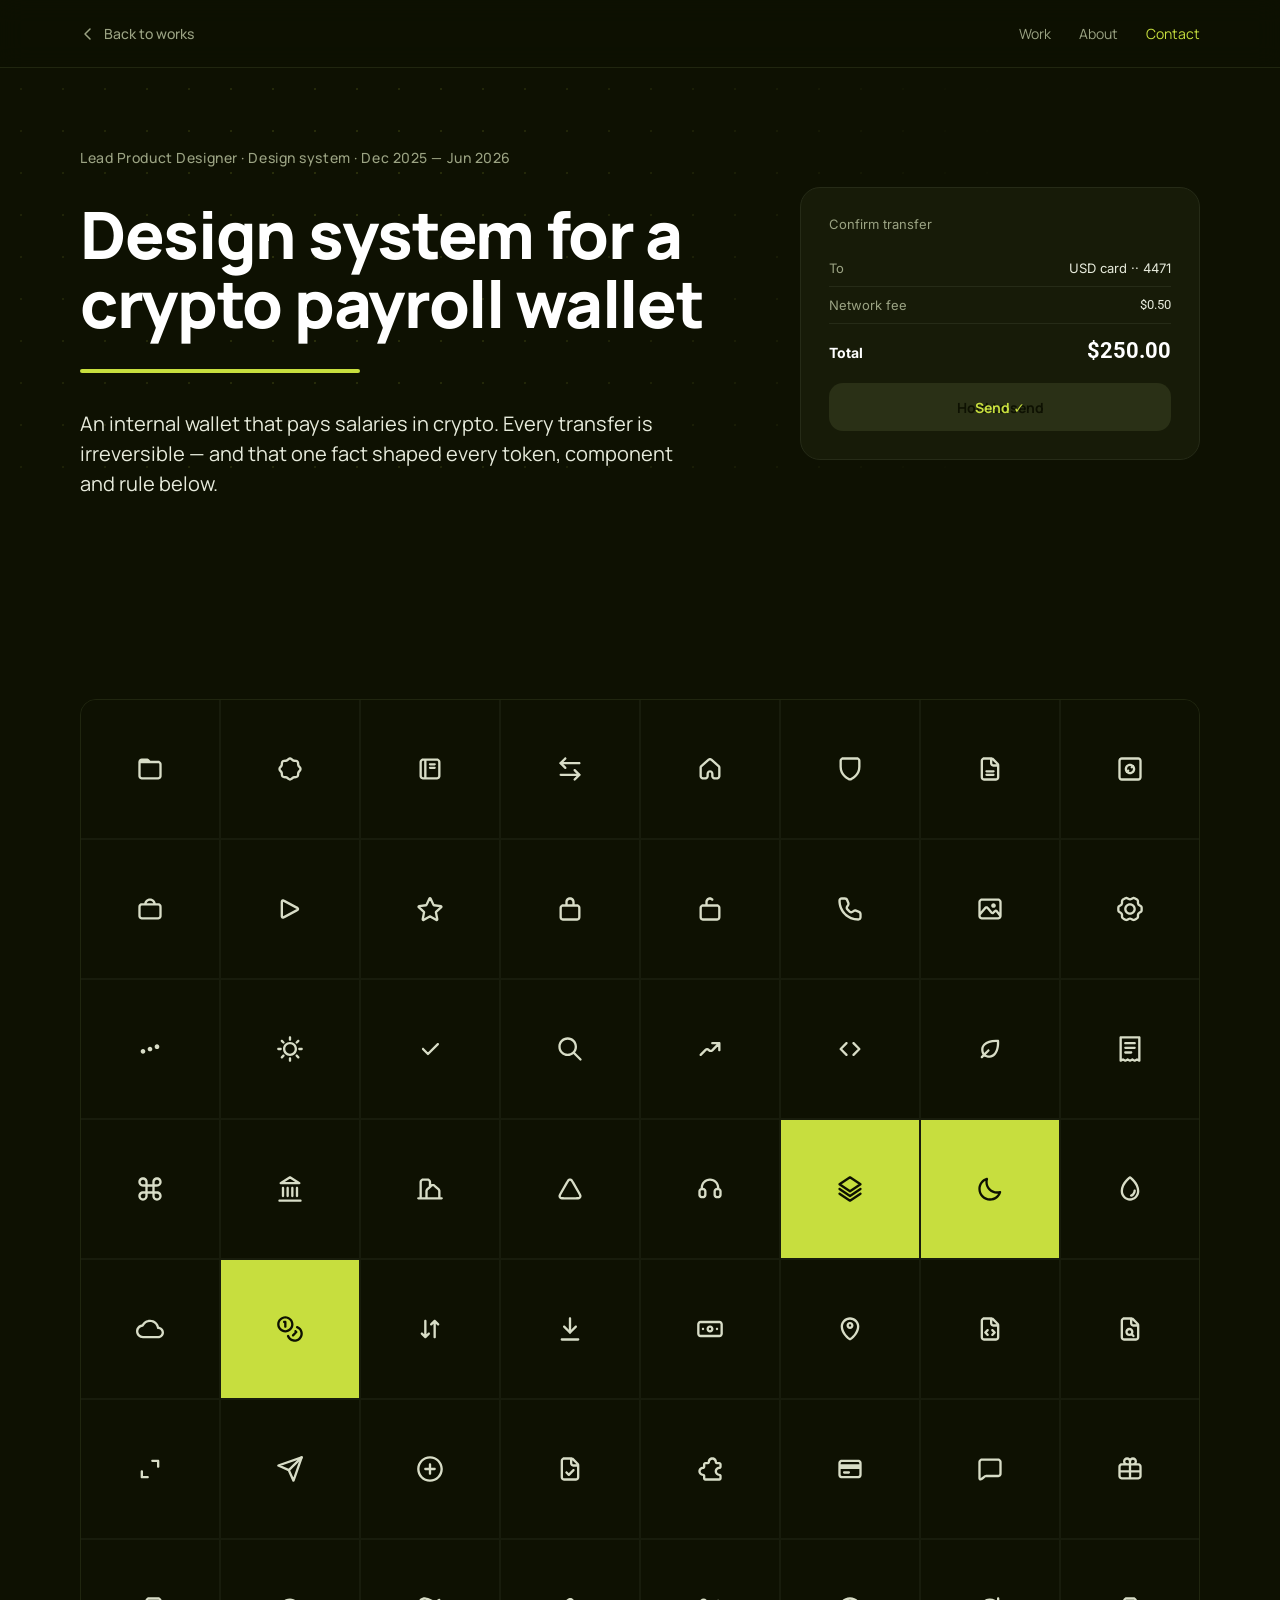
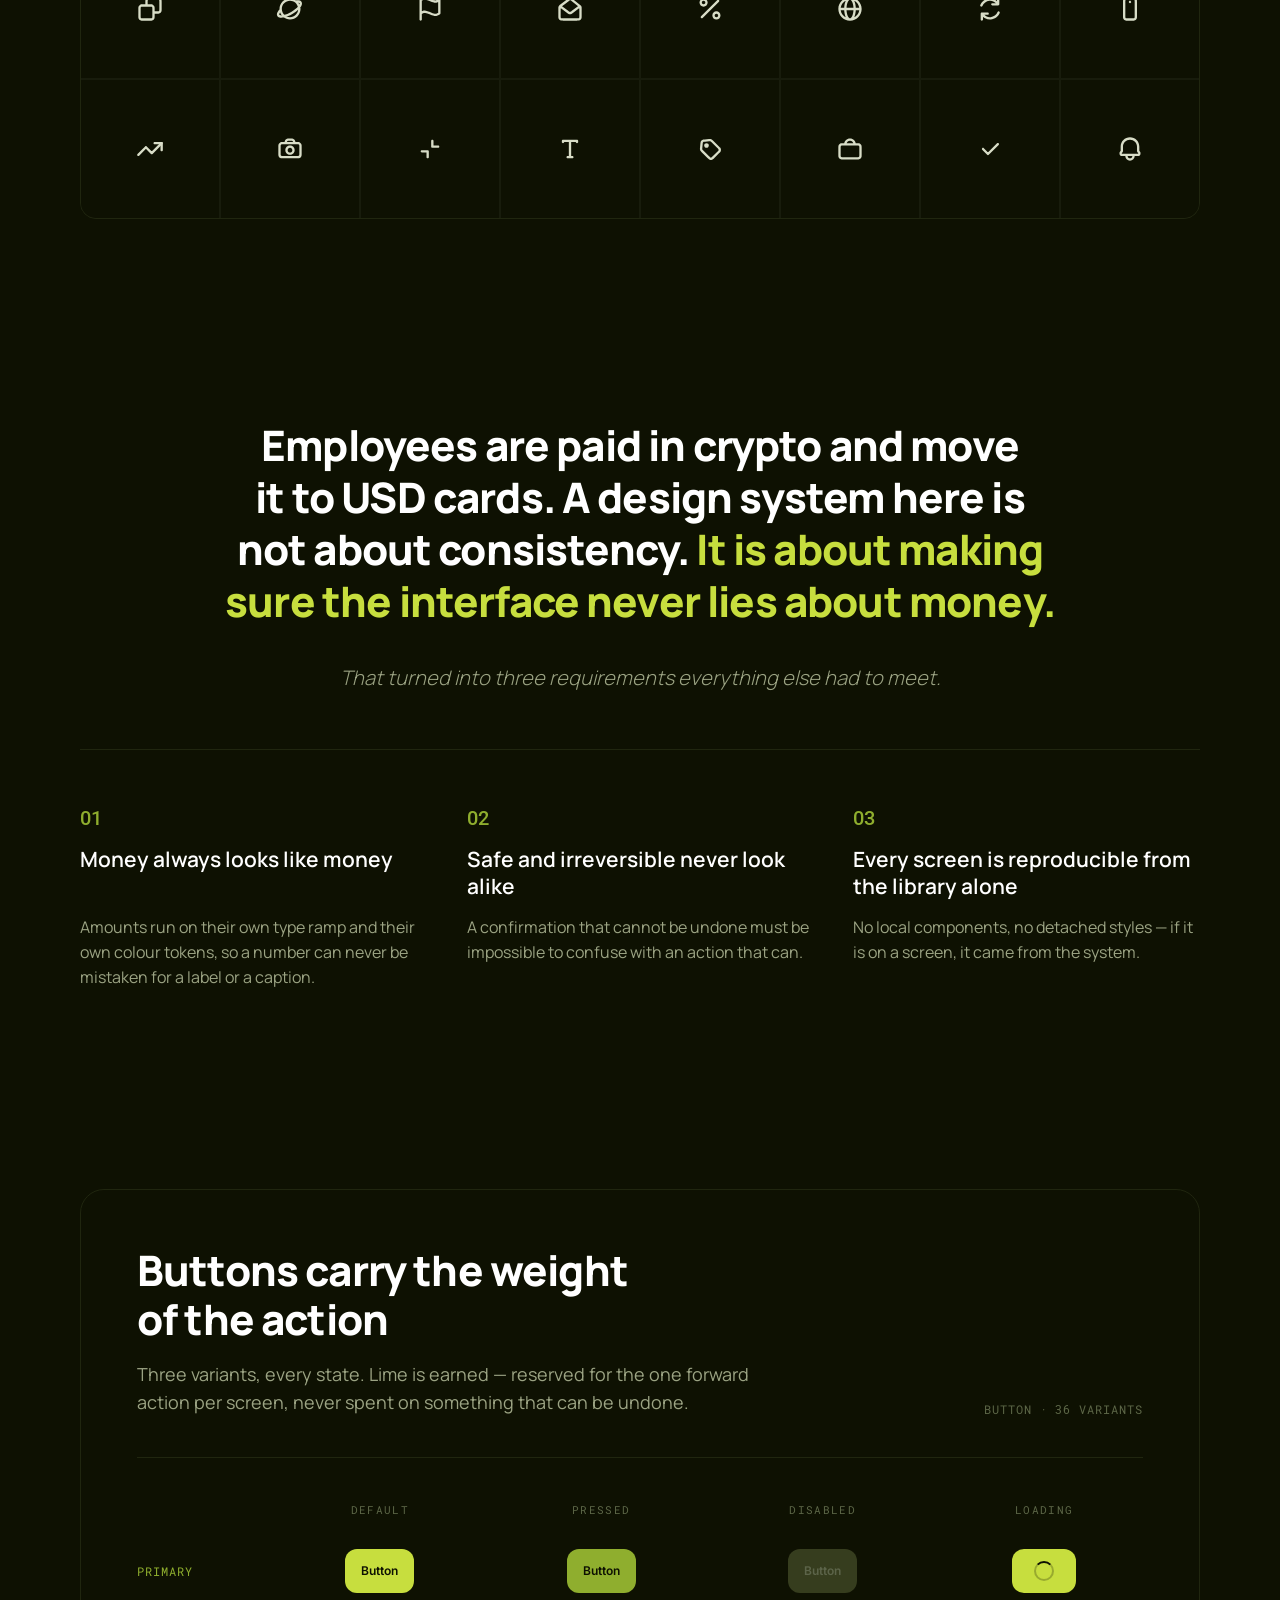
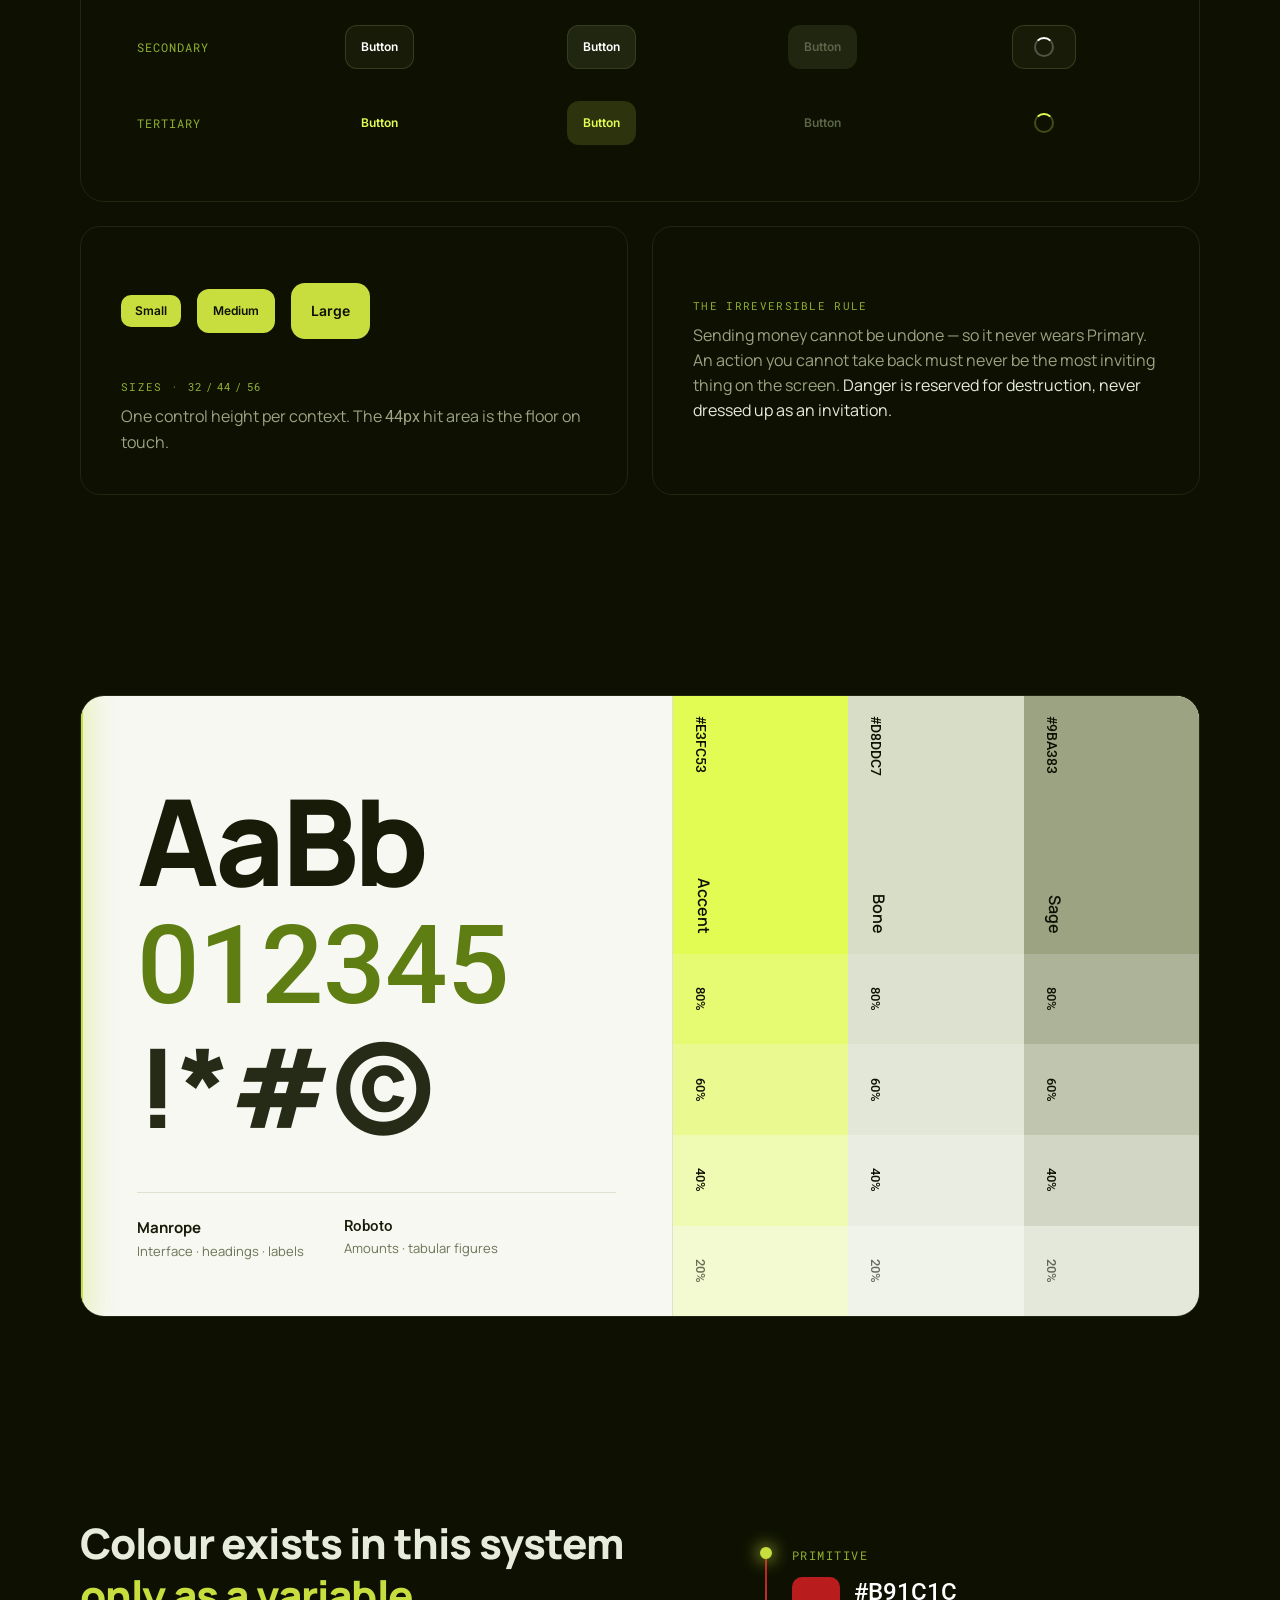
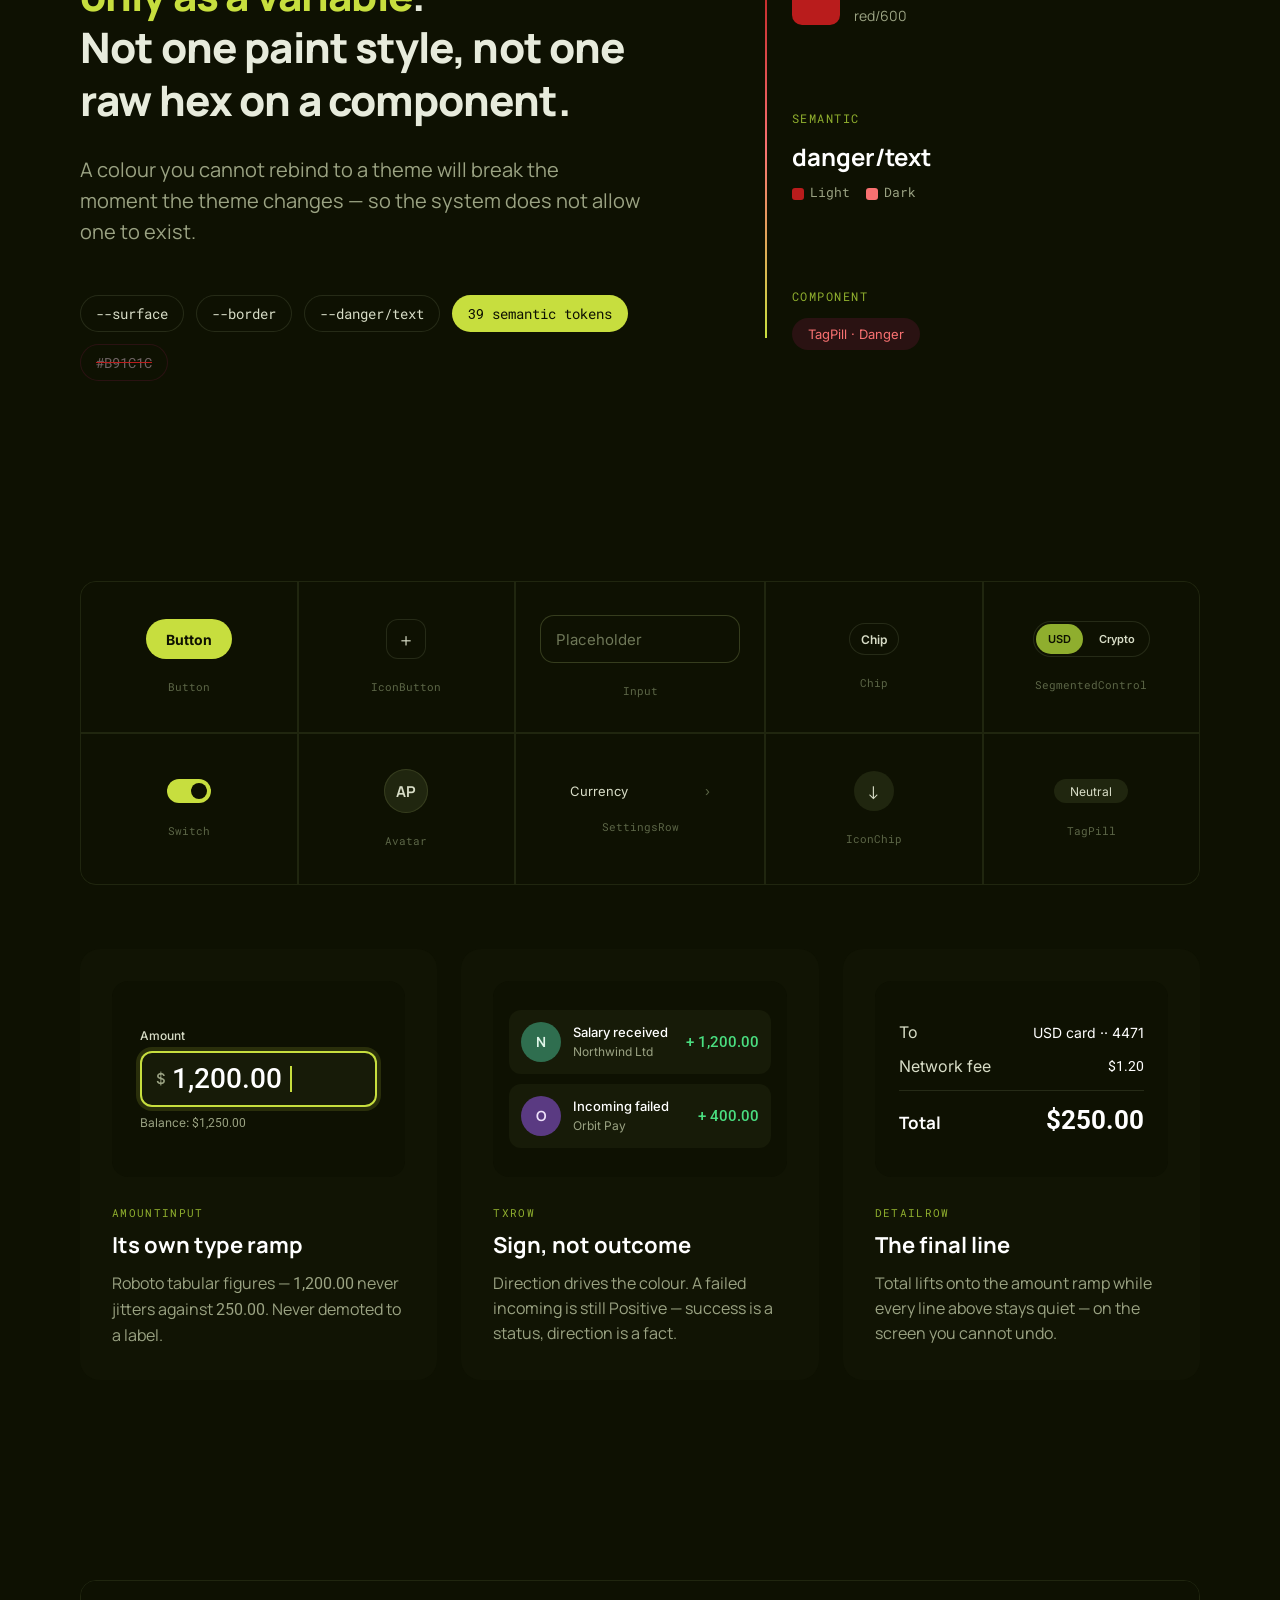
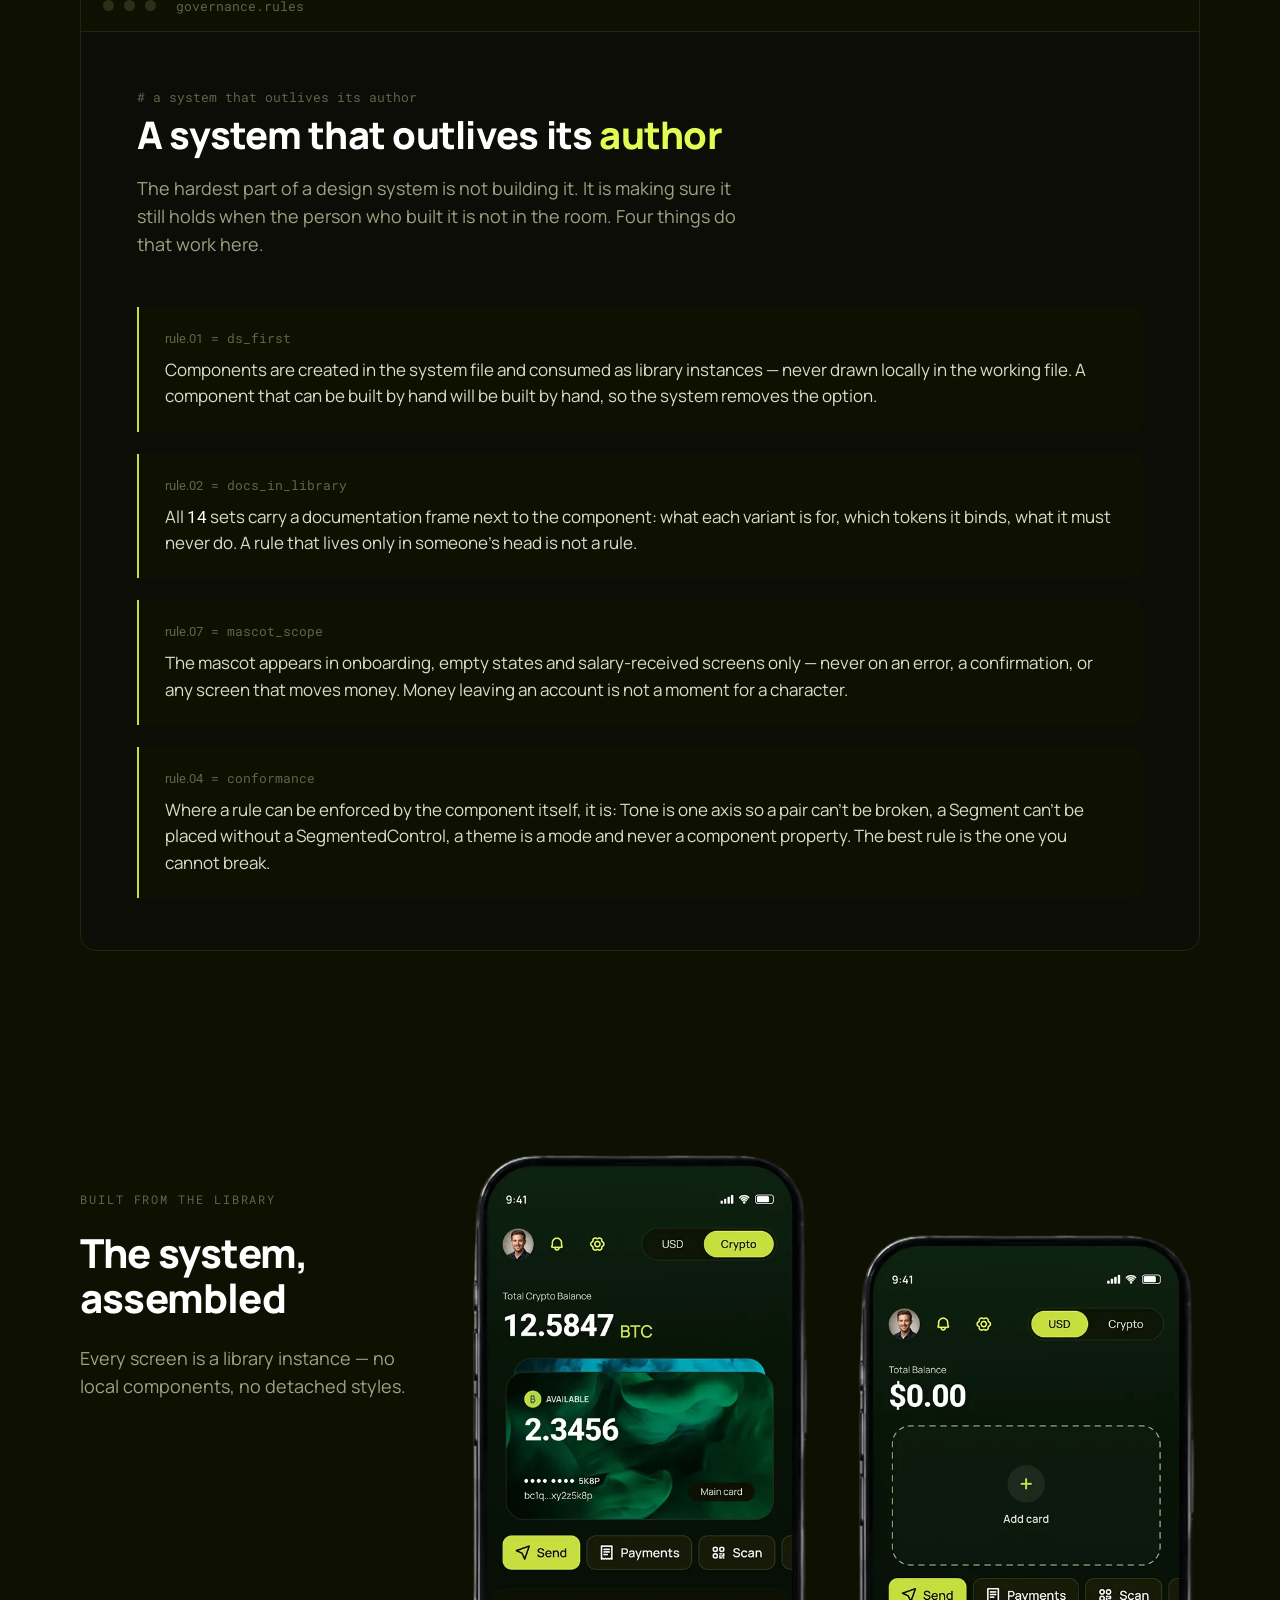
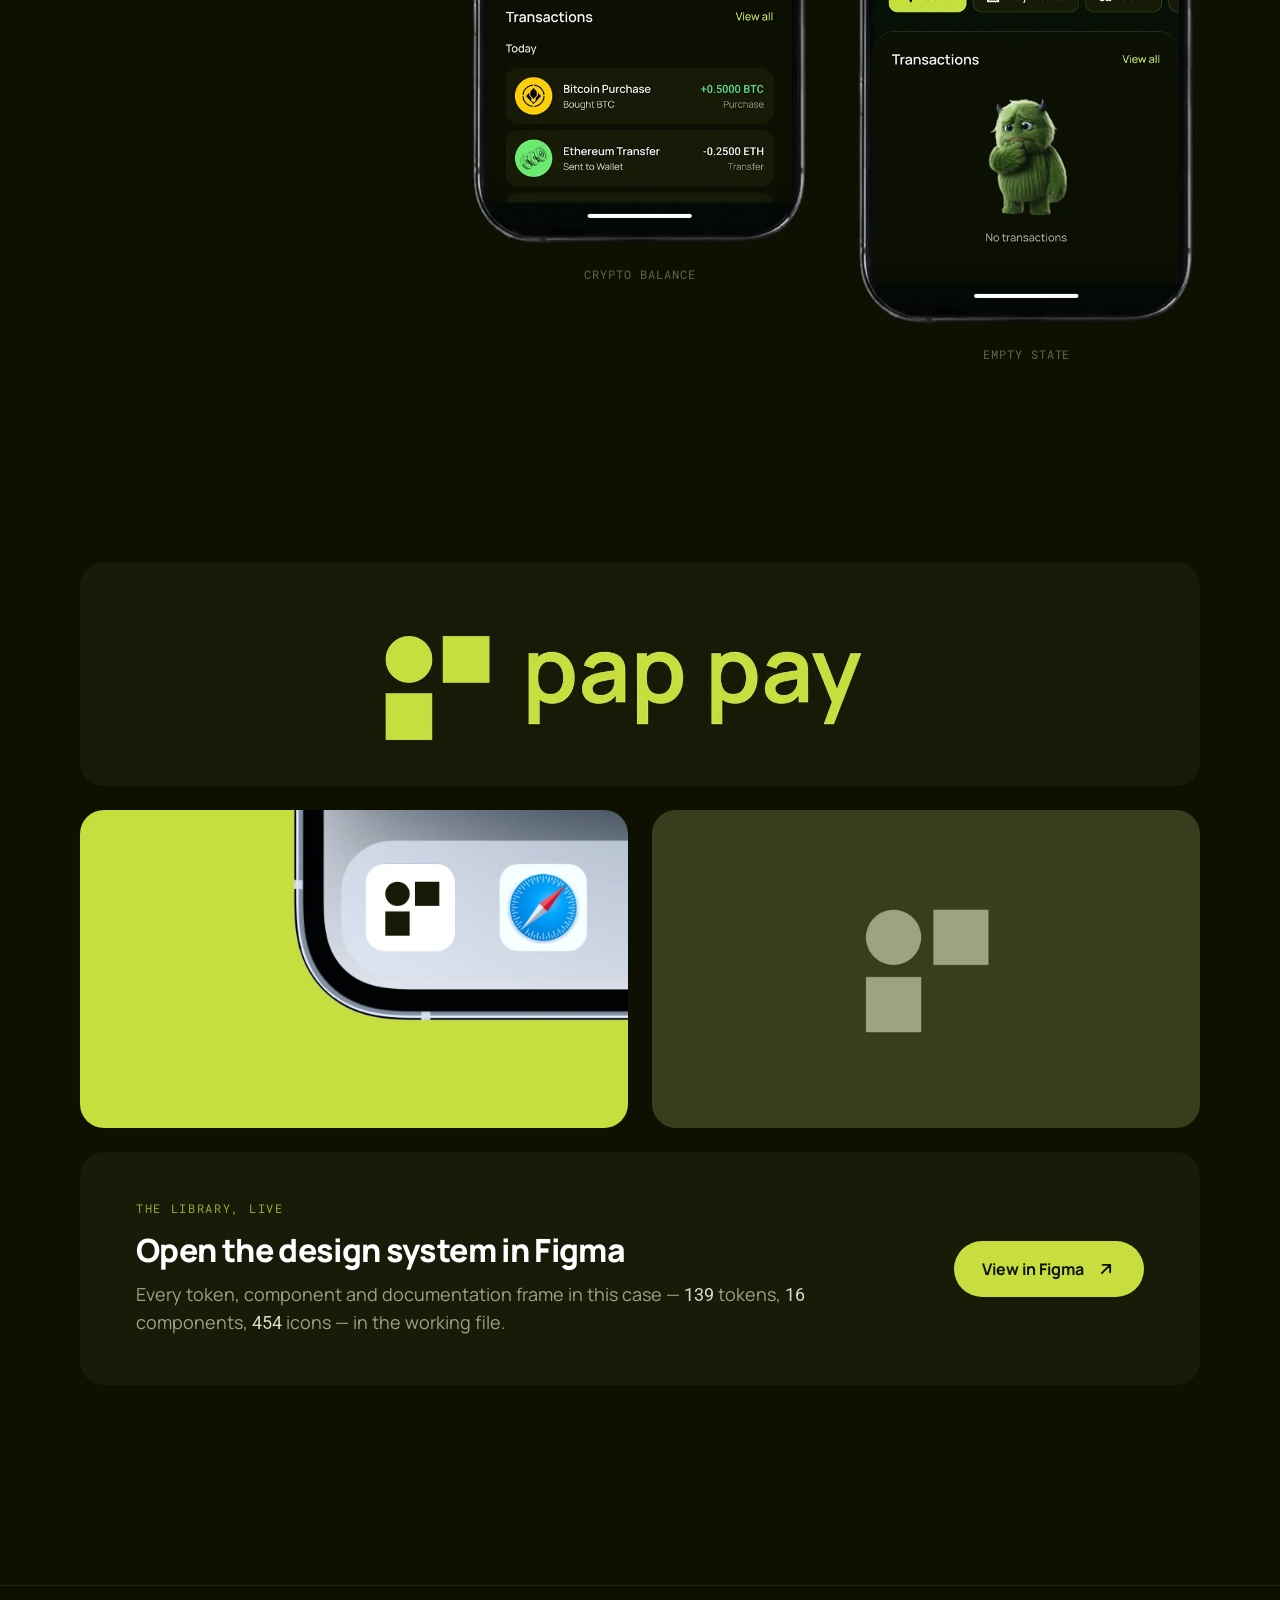
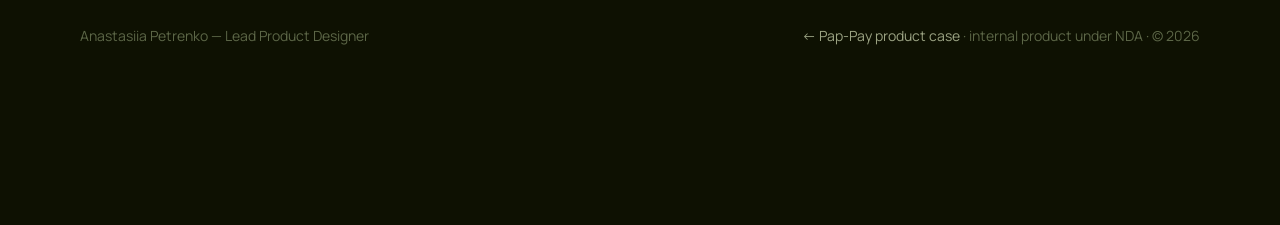
<file: cases/pap-pay-ds.html>
<!DOCTYPE html>
<html lang="en">
<head>
  <!-- Google Tag Manager -->
  <script>(function(w,d,s,l,i){w[l]=w[l]||[];w[l].push({'gtm.start':
  new Date().getTime(),event:'gtm.js'});var f=d.getElementsByTagName(s)[0],
  j=d.createElement(s),dl=l!='dataLayer'?'&l='+l:'';j.async=true;j.src=
  'https://www.googletagmanager.com/gtm.js?id='+i+dl;f.parentNode.insertBefore(j,f);
  })(window,document,'script','dataLayer','GTM-K25V9CTP');</script>
  <!-- End Google Tag Manager -->
  <!-- Google tag (gtag.js) -->
  <script async src="https://www.googletagmanager.com/gtag/js?id=G-8EQWVSNK7V"></script>
  <script>
    window.dataLayer = window.dataLayer || [];
    function gtag(){dataLayer.push(arguments);}
    gtag('js', new Date());
    gtag('config', 'G-8EQWVSNK7V');
  </script>
  <!-- End Google tag (gtag.js) -->
  <!-- Microsoft Clarity -->
  <script type="text/javascript">
    (function(c,l,a,r,i,t,y){
        c[a]=c[a]||function(){(c[a].q=c[a].q||[]).push(arguments)};
        t=l.createElement(r);t.async=1;t.src="https://www.clarity.ms/tag/"+i;
        y=l.getElementsByTagName(r)[0];y.parentNode.insertBefore(t,y);
    })(window, document, "clarity", "script", "yuyqac0y1p");
  </script>
  <!-- End Microsoft Clarity -->

  <meta charset="UTF-8">
  <meta name="viewport" content="width=device-width, initial-scale=1.0">
  <title>Design system for a crypto payroll wallet — Pap-Pay · Anastasiia Petrenko</title>
  <meta name="description" content="The design system behind Pap-Pay, an internal wallet that pays salaries in crypto. Every transfer is irreversible — and that one fact shaped every token, component and rule." />
  <link rel="icon" type="image/png" href="../assets/favicon.png">
  <link rel="preconnect" href="https://fonts.googleapis.com">
  <link rel="preconnect" href="https://fonts.gstatic.com" crossorigin>
  <link href="https://fonts.googleapis.com/css2?family=Manrope:wght@300;400;500;600;700;800&family=Inter:wght@400;500;600;700&family=Roboto:wght@400;500;700&family=Roboto+Mono:wght@400;500&display=swap" rel="stylesheet">
  <style>
    /* ============================================================
       Pap-Pay Design System case — self-contained.
       Own token set (--ds-*), olive/lime, dark only. Does NOT use
       the site's blue CSS. Thesis: numbers are a material, so every
       numeral is Roboto tabular — never Manrope.
       ============================================================ */
    :root {
      /* surfaces */
      --ds-canvas:      #0E1102;
      --ds-deep:        #0B0D06;
      --ds-surface:     #171B08;
      --ds-surface-2:   #20260F;
      --ds-border:      #262B17;
      --ds-stroke:      #363D1E;
      --ds-dot:         #2A3016;

      /* accent ramp */
      --ds-accent:         #C7DE3E;
      --ds-accent-bright:  #E3FC53;
      --ds-accent-hover:   #D3E85F;
      --ds-accent-pressed: #8FAE2E;

      /* text */
      --ds-text:       #FFFFFF;
      --ds-text-2:     #E7EBDC;
      --ds-body:       #D8DDC7;
      --ds-sage:       #9BA383;
      --ds-tertiary:   #6E7758;
      --ds-faint:      #5C6647;
      --ds-disabled:   #5C6449;

      /* status */
      --ds-positive:   #4ADE80;
      --ds-negative:   #F87171;

      /* type */
      --ds-sans: 'Manrope', system-ui, sans-serif;
      --ds-ui:   'Inter', system-ui, sans-serif;
      --ds-num:  'Roboto', system-ui, sans-serif;   /* every numeral */
      --ds-mono: 'Roboto Mono', ui-monospace, monospace;

      /* layout */
      --ds-max: 1440px;
      --ds-pad: 80px;
      --ds-block: 200px;   /* agreed system spacing between blocks */
    }

    * { box-sizing: border-box; }
    html { scroll-behavior: smooth; }
    body {
      margin: 0;
      background: var(--ds-canvas);
      color: var(--ds-text);
      font-family: var(--ds-sans);
      -webkit-font-smoothing: antialiased;
      overflow-x: hidden;
      padding-top: 68px;      /* clears the fixed nav */
      padding-bottom: 180px;
    }
    ::selection { background: var(--ds-dot); color: #fff; }
    img { max-width: 100%; }
    a { color: var(--ds-accent); text-decoration: none; }
    a:hover { color: var(--ds-accent-hover); }

    .ds-section {
      max-width: var(--ds-max);
      margin: var(--ds-block) auto 0;
      padding: 0 var(--ds-pad);
    }

    /* numerals are a material — Roboto tabular, always */
    .ds-num { font-family: var(--ds-num); font-variant-numeric: tabular-nums; }

    /* ---------- nav — matches the other case pages: sticky, blurred,
       "back to works" left, section links right ---------- */
    .ds-nav {
      position: fixed; top: 0; left: 0; right: 0; z-index: 100;
      display: flex; align-items: center; justify-content: space-between;
      gap: 24px; height: 68px; padding: 0 var(--ds-pad);
      background: rgba(14,17,2,0.85);
      backdrop-filter: blur(12px);
      -webkit-backdrop-filter: blur(12px);
      border-bottom: 1px solid var(--ds-surface-2);
    }
    .ds-nav__back {
      display: flex; align-items: center; gap: 8px;
      font-size: 14px; font-weight: 500; color: var(--ds-sage);
      transition: color 0.2s ease;
    }
    .ds-nav__back:hover { color: var(--ds-text); }
    .ds-nav__links { display: flex; gap: 28px; align-items: center; font-size: 14px; }
    .ds-nav__links a { color: var(--ds-sage); transition: color 0.2s ease; }
    .ds-nav__links a:hover { color: var(--ds-text); }
    .ds-nav__links a.ds-nav__contact { color: var(--ds-accent); }
    .ds-nav__links a.ds-nav__contact:hover { color: var(--ds-accent-hover); }

    /* ---------- hero ---------- */
    .ds-hero {
      position: relative;
      max-width: var(--ds-max);
      margin: 0 auto;
      padding: 80px var(--ds-pad) 0;
      overflow: hidden;
    }
    .ds-hero__field {
      position: absolute; inset: 0; z-index: 0;
      background-image: radial-gradient(rgba(199,222,62,0.16) 1.5px, transparent 1.5px);
      background-size: 42px 42px;
      animation: drift 6s linear infinite;
    }
    .ds-hero__vignette {
      position: absolute; inset: 0; z-index: 0;
      background: radial-gradient(circle at 26% 42%, transparent 0%, var(--ds-canvas) 70%);
    }
    .ds-hero__grid {
      position: relative; z-index: 1;
      display: grid;
      grid-template-columns: minmax(0,1fr) minmax(320px,400px);
      gap: 64px;
      align-items: center;
    }
    .ds-hero__meta {
      font-weight: 500; font-size: 14px; line-height: 20px;
      letter-spacing: 0.04em; color: var(--ds-sage);
      margin: 0 0 32px;
    }
    .ds-hero__h1 {
      font-weight: 800; line-height: 1.05;
      letter-spacing: -0.02em; color: #fff; margin: 0;
      /* Two-column hero: the headline column is (100vw - 624px) wide, and the
         longer line needs ~9.6px of width per px of font. Scale to fit so the
         hard <br> stays the only line break instead of the text going ragged. */
      font-size: clamp(46px, calc((100vw - 640px) / 9.8), 68px);
    }
    .ds-hero__rule {
      height: 4px; width: 280px; background: var(--ds-accent);
      border-radius: 2px; margin: 32px 0 36px;
    }
    .ds-hero__sub {
      font-size: 20px; line-height: 1.5; color: var(--ds-text-2);
      margin: 0; max-width: 600px;
    }

    /* animated confirm card — the irreversible moment, on loop */
    .ds-confirm {
      background: var(--ds-surface);
      border: 1px solid var(--ds-border);
      border-radius: 20px;
      padding: 28px;
      font-family: var(--ds-ui);
    }
    .ds-confirm__label { font-size: 13px; color: var(--ds-sage); margin-bottom: 18px; }
    .ds-confirm__row {
      display: flex; justify-content: space-between;
      font-size: 13px; color: var(--ds-sage);
      padding: 10px 0; border-bottom: 1px solid var(--ds-border);
    }
    .ds-confirm__row span:last-child { color: var(--ds-text-2); }
    .ds-confirm__total {
      display: flex; justify-content: space-between; align-items: baseline;
      padding: 14px 0 20px;
    }
    .ds-confirm__total-k { font-weight: 700; font-size: 14px; color: #fff; }
    .ds-confirm__total-v { font-weight: 700; font-size: 22px; color: #fff; }
    .ds-confirm__hold {
      position: relative; height: 48px; border-radius: 14px;
      background: var(--ds-dot); overflow: hidden;
    }
    .ds-confirm__fill {
      position: absolute; inset: 0; width: 0; background: var(--ds-accent);
      animation: fillBar 5.5s ease-in-out infinite;
    }
    .ds-confirm__labels {
      position: absolute; inset: 0;
      display: flex; align-items: center; justify-content: center;
    }
    .ds-confirm__labels span {
      position: absolute; font-family: var(--ds-sans);
      font-weight: 700; font-size: 14px;
    }
    .ds-confirm__send { color: var(--ds-canvas); animation: toSend 5.5s ease-in-out infinite; }
    .ds-confirm__sent {
      color: var(--ds-accent); display: inline-flex; align-items: center; gap: 6px;
      animation: toSent 5.5s ease-in-out infinite;
    }

    /* ---------- icon grid ---------- */
    .ds-icon-grid {
      display: grid; grid-template-columns: repeat(8, 1fr); gap: 2px;
      background: #181C0C; border: 1px solid var(--ds-surface-2);
      border-radius: 16px; overflow: hidden;
    }
    .ds-icon-cell {
      aspect-ratio: 1;
      display: flex; align-items: center; justify-content: center;
      background: var(--ds-canvas); color: var(--ds-body);
      transition: background .18s ease;
    }
    .ds-icon-cell:hover { background: var(--ds-surface-2); }
    .ds-icon-cell--accent { background: var(--ds-accent); color: var(--ds-canvas); }
    .ds-icon-cell--accent:hover { background: var(--ds-accent-hover); }
    .ds-icon-cell svg { width: 28px; height: 28px; display: block; }

    /* ---------- why (three requirements) ---------- */
    .ds-why__head { text-align: center; max-width: 900px; margin: 0 auto; }
    .ds-h2 {
      font-weight: 800; font-size: 42px; line-height: 1.24;
      letter-spacing: -0.02em; color: #fff; margin: 0; text-wrap: balance;
    }
    .ds-lime { color: var(--ds-accent); }
    .ds-why__connector {
      font-weight: 300; font-style: italic; font-size: 20px; line-height: 1.5;
      color: var(--ds-sage); margin: 36px auto 0;
    }
    .ds-why__grid {
      margin-top: 56px;
      display: grid; grid-template-columns: repeat(3, 1fr);
      grid-template-rows: auto auto auto; gap: 40px;
      border-top: 1px solid var(--ds-surface-2); padding-top: 56px;
    }
    .ds-req { display: grid; grid-row: span 3; grid-template-rows: subgrid; gap: 16px; }
    .ds-req__n { font-weight: 500; font-size: 20px; color: var(--ds-accent-pressed); }
    .ds-req__t { font-weight: 600; font-size: 21px; line-height: 1.25; color: #fff; }
    .ds-req__b { font-size: 16px; line-height: 1.55; color: var(--ds-sage); }

    /* ---------- panels ---------- */
    .ds-panel {
      background: var(--ds-canvas);
      border: 1px solid var(--ds-surface-2);
      border-radius: 24px;
      padding: 56px;
    }
    .ds-panel__head {
      display: flex; justify-content: space-between; align-items: flex-end;
      gap: 40px; flex-wrap: wrap;
      padding-bottom: 40px; margin-bottom: 44px;
      border-bottom: 1px solid var(--ds-surface-2);
    }
    .ds-panel__intro { font-size: 18px; line-height: 1.55; color: var(--ds-sage); margin: 18px 0 0; }
    .ds-kicker {
      font-family: var(--ds-mono); font-size: 12px; letter-spacing: 0.08em;
      text-transform: uppercase; color: var(--ds-faint); white-space: nowrap;
    }
    .ds-kicker--lime { color: var(--ds-accent-pressed); }

    /* ---------- buttons matrix ---------- */
    .ds-scroll-x { overflow-x: auto; }
    .ds-matrix {
      display: grid;
      grid-template-columns: 120px repeat(4, minmax(120px, 1fr));
      align-items: center; gap: 32px 24px; min-width: 640px;
    }
    .ds-matrix__col {
      font-family: var(--ds-mono); font-size: 11px; letter-spacing: 0.12em;
      text-transform: uppercase; color: var(--ds-faint); text-align: center;
    }
    .ds-matrix__row {
      font-family: var(--ds-mono); font-size: 12px; letter-spacing: 0.08em;
      text-transform: uppercase; color: var(--ds-accent-pressed);
    }
    .ds-cell { display: flex; justify-content: center; }

    /* real Button values from the Figma library */
    .ds-btn {
      height: 44px; min-width: 64px; border-radius: 12px; padding: 0 16px;
      display: inline-flex; align-items: center; justify-content: center;
      font-family: var(--ds-ui); font-weight: 600; font-size: 12px; line-height: 100%;
    }
    .ds-btn--sm { height: 32px; min-width: 56px; border-radius: 10px; padding: 0 14px; }
    .ds-btn--lg { height: 56px; min-width: 72px; border-radius: 14px; padding: 0 20px; font-size: 14px; }

    .ds-btn--primary   { background: var(--ds-accent); color: var(--ds-canvas); }
    .ds-btn--primary-p { background: var(--ds-accent-pressed); color: var(--ds-canvas); }
    .ds-btn--primary-d { background: var(--ds-stroke); color: var(--ds-disabled); }
    .ds-btn--secondary   { background: var(--ds-surface); box-shadow: inset 0 0 0 1px var(--ds-stroke); color: #fff; }
    .ds-btn--secondary-p { background: var(--ds-surface-2); box-shadow: inset 0 0 0 1px var(--ds-stroke); color: #fff; }
    .ds-btn--secondary-d { background: var(--ds-surface-2); color: var(--ds-disabled); }
    .ds-btn--tertiary   { background: transparent; color: var(--ds-accent-bright); }
    .ds-btn--tertiary-p { background: rgba(227,252,83,0.14); color: var(--ds-accent-bright); }
    .ds-btn--tertiary-d { background: transparent; color: var(--ds-disabled); }

    .ds-spinner {
      width: 20px; height: 20px; border-radius: 50%; border: 2px solid;
      animation: spin 1.4s linear infinite;
    }
    .ds-spinner--ink   { border-color: rgba(14,17,2,0.25); border-top-color: var(--ds-canvas); }
    .ds-spinner--white { border-color: rgba(255,255,255,0.25); border-top-color: #fff; }
    .ds-spinner--lime  { border-color: rgba(227,252,83,0.25); border-top-color: var(--ds-accent-bright); }

    /* live (hoverable) buttons */
    .ds-btn--live {
      background: var(--ds-accent); color: var(--ds-canvas);
      cursor: pointer; border: 0;
      transition: background 0.18s ease, transform 0.18s ease;
    }
    .ds-btn--live:hover  { background: var(--ds-accent-hover); transform: translateY(-2px); }
    .ds-btn--live:active { background: var(--ds-accent-pressed); transform: translateY(0); }

    .ds-cards-2 { margin-top: 24px; display: grid; grid-template-columns: 1fr 1fr; gap: 24px; }
    .ds-card {
      background: var(--ds-canvas); border: 1px solid var(--ds-surface-2);
      border-radius: 20px; padding: 40px;
    }
    .ds-card--center { display: flex; flex-direction: column; justify-content: center; }
    .ds-card__sizes { min-height: 88px; display: flex; align-items: center; gap: 16px; flex-wrap: wrap; }
    .ds-card__label {
      font-family: var(--ds-mono); font-size: 11px; letter-spacing: 0.12em;
      text-transform: uppercase; color: var(--ds-accent-pressed); margin: 24px 0 10px;
    }
    .ds-card__label--top { margin: 0 0 10px; }
    .ds-card__body { font-size: 16px; line-height: 1.55; color: var(--ds-sage); margin: 0; }
    .ds-card__body em { font-style: normal; color: var(--ds-text-2); }

    /* ---------- foundations ---------- */
    .ds-foundations {
      position: relative; border: 1px solid var(--ds-surface-2);
      border-radius: 24px; overflow: hidden; min-height: 620px;
    }
    .ds-foundations__split {
      display: grid; grid-template-columns: 1.12fr 1fr; min-height: 620px;
    }
    .ds-specimen { background: var(--ds-canvas); padding: 56px; display: flex; flex-direction: column; }
    .ds-specimen__stack {
      flex: 1; display: flex; flex-direction: column;
      justify-content: center; gap: 8px; color: var(--ds-body);
    }
    .ds-specimen__aa { font-weight: 800; font-size: 120px; line-height: 1; letter-spacing: -0.03em; color: #fff; }
    .ds-specimen__nums {
      font-family: var(--ds-num); font-weight: 500; font-size: 110px; line-height: 1.05;
      letter-spacing: -0.01em; font-variant-numeric: tabular-nums; color: var(--ds-accent);
    }
    .ds-specimen__glyphs { font-weight: 800; font-size: 110px; line-height: 1; color: var(--ds-body); }
    .ds-specimen__roles {
      display: flex; gap: 40px; margin-top: 24px; padding-top: 24px;
      border-top: 1px solid var(--ds-surface-2);
    }
    .ds-specimen__font { font-weight: 700; font-size: 15px; color: #fff; }
    .ds-specimen__font--num { font-family: var(--ds-num); font-weight: 500; }
    .ds-specimen__use { font-size: 13px; color: var(--ds-sage); margin-top: 4px; }

    .ds-ramps {
      display: grid; grid-template-columns: repeat(3, 1fr);
      background: var(--ds-canvas); border-left: 1px solid var(--ds-surface-2);
    }
    .ds-ramp { display: flex; flex-direction: column; }
    .ds-ramp__top {
      flex: 2.4; position: relative; padding: 20px;
      display: flex; flex-direction: column; justify-content: space-between; align-items: flex-start;
    }
    .ds-ramp__hex {
      writing-mode: vertical-rl; font-family: var(--ds-num); font-weight: 500;
      font-size: 14px; font-variant-numeric: tabular-nums;
    }
    .ds-ramp__name { writing-mode: vertical-rl; font-weight: 600; font-size: 16px; }
    .ds-ramp__step { flex: 1; padding: 0 20px; display: flex; align-items: center; }
    .ds-ramp__pct {
      writing-mode: vertical-rl; font-family: var(--ds-num); font-weight: 500;
      font-size: 13px; font-variant-numeric: tabular-nums;
    }

    /* light-theme overlay — the same specimen, re-themed, on a wipe */
    .ds-theme-light { position: absolute; inset: 0; pointer-events: none; }
    .ds-theme-light .ds-foundations__split { min-height: 0; height: 100%; }
    .ds-theme-light .ds-specimen { background: #F6F8F1; }
    .ds-theme-light .ds-specimen__aa { color: #171B08; }
    .ds-theme-light .ds-specimen__nums { color: #5E7D12; }
    .ds-theme-light .ds-specimen__glyphs { color: #262B17; }
    .ds-theme-light .ds-specimen__roles { border-top-color: #DDE3CE; }
    .ds-theme-light .ds-specimen__font { color: #171B08; }
    .ds-theme-light .ds-specimen__use { color: #6A7355; }
    .ds-theme-light .ds-ramps { background: #F6F8F1; border-left-color: #DDE3CE; }

    /* ---------- colour statement + trace ---------- */
    .ds-colour {
      display: grid; grid-template-columns: 1fr 440px;
      gap: 80px; align-items: center;
    }
    .ds-colour__h2 { max-width: 640px; color: var(--ds-text-2); text-wrap: pretty; }
    .ds-colour__body {
      font-size: 20px; line-height: 1.55; margin: 28px 0 0;
      max-width: 560px; color: var(--ds-sage);
    }
    .ds-tokens { display: flex; flex-wrap: wrap; gap: 12px; margin-top: 48px; }
    .ds-token {
      font-family: var(--ds-mono); font-size: 14px; color: var(--ds-body);
      padding: 9px 16px; border-radius: 9999px;
      box-shadow: inset 0 0 0 1px var(--ds-border);
    }
    .ds-token--lime { color: var(--ds-canvas); background: var(--ds-accent); box-shadow: none; }
    .ds-token--dead {
      color: #6E6363; box-shadow: inset 0 0 0 1px #2A1212;
      text-decoration: line-through; text-decoration-color: #B91C1C;
    }
    .ds-trace { position: relative; padding-left: 32px; }
    .ds-trace__thread {
      position: absolute; left: 5px; top: 12px; bottom: 12px; width: 2px;
      background: linear-gradient(#B91C1C, #F87171, var(--ds-accent));
    }
    .ds-trace__dot {
      position: absolute; left: 0; width: 12px; height: 12px; border-radius: 50%;
      background: var(--ds-accent); box-shadow: 0 0 16px 3px rgba(199,222,62,0.6);
      animation: dotTravel 4s ease-in-out infinite;
    }
    .ds-trace__stage-label {
      font-family: var(--ds-mono); font-size: 12px; color: var(--ds-accent-pressed);
      letter-spacing: 0.12em; text-transform: uppercase; margin-bottom: 14px;
    }
    .ds-trace__swatch-row { display: flex; align-items: center; gap: 14px; }
    .ds-trace__swatch { width: 48px; height: 48px; border-radius: 10px; background: #B91C1C; }
    .ds-trace__hex { font-family: var(--ds-num); font-weight: 500; font-size: 24px; color: #fff; }
    .ds-trace__name { font-size: 14px; color: var(--ds-sage); }
    .ds-trace__semantic { font-weight: 700; font-size: 24px; color: #fff; margin-bottom: 10px; }
    .ds-trace__modes { display: flex; gap: 16px; }
    .ds-trace__mode { font-family: var(--ds-mono); font-size: 13px; color: var(--ds-sage); }
    .ds-trace__chip {
      display: inline-block; width: 12px; height: 12px; border-radius: 3px;
      vertical-align: middle; margin-right: 6px;
    }
    .ds-tagpill {
      display: inline-flex; align-items: center; height: 32px; padding: 0 16px;
      border-radius: 9999px; font-family: var(--ds-ui); font-size: 13px;
      background: rgb(42,18,18); color: rgb(248,113,113);
    }

    /* ---------- the rest of the furniture ---------- */
    .ds-furniture {
      display: grid; grid-template-columns: repeat(5, 1fr); gap: 2px;
      background: var(--ds-surface-2); border: 1px solid var(--ds-surface-2);
      border-radius: 16px; overflow: hidden;
    }
    .ds-furniture__cell {
      background: var(--ds-canvas); min-height: 150px;
      display: flex; flex-direction: column; align-items: center; justify-content: center;
      gap: 20px; padding: 24px;
    }
    .ds-furniture__name { font-family: var(--ds-mono); font-size: 11px; color: var(--ds-faint); }
    .ds-pill-btn {
      display: inline-flex; align-items: center; height: 40px; padding: 0 20px;
      border-radius: 9999px; font-family: var(--ds-ui); font-weight: 700; font-size: 14px;
      background: var(--ds-accent); color: var(--ds-canvas);
    }
    .ds-iconbtn {
      display: inline-flex; align-items: center; justify-content: center;
      width: 40px; height: 40px; border-radius: 12px;
      box-shadow: inset 0 0 0 1px var(--ds-border); color: var(--ds-body); font-size: 18px;
    }
    .ds-input {
      width: 200px; max-width: 100%; height: 48px; border-radius: 14px;
      background: transparent; box-shadow: inset 0 0 0 1px var(--ds-stroke);
      display: flex; align-items: center; padding: 0 16px;
      font-family: var(--ds-ui); font-size: 15px; color: var(--ds-tertiary);
    }
    .ds-chip {
      display: inline-flex; align-items: center; height: 32px; padding: 0 12px;
      border-radius: 9999px; font-family: var(--ds-ui); font-weight: 600; font-size: 12px;
      box-shadow: inset 0 0 0 1px var(--ds-border); color: var(--ds-body);
    }
    .ds-segmented {
      display: inline-flex; gap: 4px; height: 36px; padding: 3px;
      border-radius: 9999px; box-shadow: inset 0 0 0 1px var(--ds-border);
    }
    .ds-segmented span {
      display: inline-flex; align-items: center; padding: 0 12px; border-radius: 9999px;
      font-family: var(--ds-ui); font-weight: 600; font-size: 11px; color: var(--ds-body);
    }
    .ds-segmented span[data-on] { background: var(--ds-accent-pressed); color: var(--ds-canvas); }
    .ds-switch {
      width: 44px; height: 24px; border-radius: 9999px; background: var(--ds-accent);
      padding: 4px; display: flex; justify-content: flex-end; align-items: center;
    }
    .ds-switch i { width: 16px; height: 16px; border-radius: 50%; background: var(--ds-canvas); }
    .ds-avatar {
      width: 44px; height: 44px; border-radius: 9999px; background: var(--ds-surface-2);
      box-shadow: inset 0 0 0 1px var(--ds-stroke);
      display: flex; align-items: center; justify-content: center;
      font-weight: 700; font-size: 15px; color: var(--ds-body);
    }
    .ds-settings-row {
      width: 140px; display: flex; align-items: center; justify-content: space-between;
      font-family: var(--ds-ui); font-size: 13px; color: var(--ds-body);
    }
    .ds-settings-row span { color: var(--ds-faint); }
    .ds-iconchip {
      width: 40px; height: 40px; border-radius: 9999px; background: var(--ds-surface-2);
      display: flex; align-items: center; justify-content: center;
      color: var(--ds-body); font-size: 18px;
    }
    .ds-tagpill--neutral {
      display: inline-flex; align-items: center; height: 24px; padding: 0 16px;
      border-radius: 9999px; font-family: var(--ds-ui); font-size: 12px;
      background: rgb(32,38,15); color: rgb(216,221,199);
    }

    /* ---------- money components ---------- */
    .ds-money {
      margin-top: 64px; display: grid;
      grid-template-columns: repeat(3, 1fr); gap: 24px;
    }
    .moneyCard {
      border-radius: 20px; padding: 32px;
      display: flex; flex-direction: column;
      background-color: rgba(32,38,15,0.2);
      opacity: 0;
    }
    .moneyCard.in { animation: cardIn 620ms cubic-bezier(0.22,1,0.36,1) forwards; }
    .ds-money__demo {
      background: var(--ds-canvas); border-radius: 16px;
      min-height: 196px; margin-bottom: 28px;
    }
    .ds-money__demo--amount { padding: 28px; display: flex; align-items: center; justify-content: center; }
    .ds-money__demo--tx { padding: 16px; display: flex; flex-direction: column; justify-content: center; gap: 10px; }
    .ds-money__demo--detail { padding: 24px; display: flex; align-items: center; }
    .ds-money__label {
      font-family: var(--ds-mono); font-size: 11px; letter-spacing: 0.12em;
      text-transform: uppercase; color: var(--ds-accent-pressed); margin-bottom: 12px;
    }
    .ds-money__title { font-weight: 700; font-size: 22px; line-height: 1.25; color: #fff; margin: 0 0 12px; }
    .ds-money__rule { font-size: 16px; line-height: 1.55; color: var(--ds-sage); margin: 0; }

    .ds-amount { width: 100%; display: flex; flex-direction: column; gap: 8px; }
    .ds-amount__label { font-family: var(--ds-ui); font-weight: 500; font-size: 12px; color: var(--ds-body); }
    .ds-amount__field {
      height: 56px; border-radius: 12px; background: var(--ds-surface);
      box-shadow: inset 0 0 0 2px var(--ds-accent), 0 0 0 4px rgba(199,222,62,0.15);
      display: flex; align-items: center; gap: 6px; padding: 0 16px;
    }
    .ds-amount__cur { font-family: var(--ds-ui); font-weight: 500; font-size: 15px; color: var(--ds-sage); }
    .ds-amount__val { font-family: var(--ds-num); font-weight: 500; font-size: 28px; color: #fff; font-variant-numeric: tabular-nums; }
    .ds-amount__caret {
      width: 2px; height: 26px; background: var(--ds-accent); margin-left: 2px;
      animation: caretBlink 1s steps(1) infinite;
    }
    .ds-amount__balance { font-family: var(--ds-ui); font-size: 12px; color: var(--ds-sage); }

    .ds-tx {
      display: flex; align-items: center; gap: 12px; height: 64px; padding: 12px;
      border-radius: 12px; background: var(--ds-surface); font-family: var(--ds-ui);
    }
    .ds-tx__avatar {
      width: 40px; height: 40px; border-radius: 9999px;
      display: flex; align-items: center; justify-content: center;
      font-family: var(--ds-sans); font-weight: 700; font-size: 14px;
    }
    .ds-tx__copy { flex: 1; display: flex; flex-direction: column; gap: 4px; }
    .ds-tx__name { font-weight: 500; font-size: 13px; color: #fff; }
    .ds-tx__sub { font-size: 12px; color: var(--ds-sage); }
    .ds-tx__amt {
      font-family: var(--ds-num); font-weight: 500; font-size: 15px;
      font-variant-numeric: tabular-nums; color: var(--ds-positive);
    }

    .ds-detail { width: 100%; display: flex; flex-direction: column; gap: 14px; }
    .ds-detail__row { display: flex; justify-content: space-between; align-items: center; }
    .ds-detail__k { font-family: var(--ds-ui); font-size: 16px; color: var(--ds-body); }
    .ds-detail__v { font-family: var(--ds-ui); font-size: 14px; color: #fff; }
    .ds-detail__v--num { font-family: var(--ds-num); font-variant-numeric: tabular-nums; }
    .ds-detail__total {
      display: flex; justify-content: space-between; align-items: baseline;
      padding-top: 14px; border-top: 1px solid var(--ds-border);
    }
    .ds-detail__total-k { font-weight: 700; font-size: 17px; color: #fff; }
    .ds-detail__total-v {
      font-family: var(--ds-num); font-weight: 700; font-size: 26px; color: #fff;
      font-variant-numeric: tabular-nums;
    }

    /* ---------- governance terminal ---------- */
    .ds-term {
      background: var(--ds-deep); border: 1px solid var(--ds-surface-2);
      border-radius: 16px; overflow: hidden;
    }
    .ds-term__bar {
      display: flex; align-items: center; gap: 10px;
      padding: 16px 22px; border-bottom: 1px solid var(--ds-surface-2);
      background: var(--ds-canvas);
    }
    .ds-term__dot { width: 11px; height: 11px; border-radius: 50%; background: var(--ds-dot); }
    .ds-term__file { font-family: var(--ds-mono); font-size: 13px; color: var(--ds-faint); margin-left: 10px; }
    .ds-term__body { padding: 56px 56px 52px; font-family: var(--ds-mono); }
    .ds-term__head { max-width: 620px; margin-bottom: 48px; }
    .ds-term__comment { font-size: 13px; color: var(--ds-faint); margin-bottom: 8px; }
    .ds-term__title {
      font-family: var(--ds-sans); font-weight: 800; font-size: 38px; line-height: 1.1;
      letter-spacing: -0.02em; color: #fff; margin: 0 0 20px;
    }
    .ds-term__intro {
      font-family: var(--ds-sans); font-size: 18px; line-height: 1.55;
      color: var(--ds-sage); margin: 0;
    }
    .ds-rules { display: flex; flex-direction: column; gap: 22px; }
    .govRule {
      background: var(--ds-canvas); border-left: 2px solid var(--ds-accent);
      padding: 22px 26px; border-radius: 0 10px 10px 0;
      opacity: 0;
    }
    .govRule.in { animation: govIn 520ms cubic-bezier(0.22,1,0.36,1) forwards; }
    .ds-rule__key { font-size: 13px; color: var(--ds-accent); margin-bottom: 10px; }
    .ds-rule__key span { color: var(--ds-faint); }
    .ds-rule__body {
      font-family: var(--ds-sans); font-size: 17px; line-height: 1.55;
      color: var(--ds-body); margin: 0;
    }

    /* ---------- screens staircase ---------- */
    .ds-screens {
      display: grid; grid-template-columns: 1fr 1fr 1fr;
      gap: 40px; align-items: end;
    }
    .ds-screens__head { align-self: start; padding-top: 40px; }
    .ds-screens__kicker {
      font-family: var(--ds-mono); font-size: 12px; letter-spacing: 0.16em;
      text-transform: uppercase; color: var(--ds-faint); margin-bottom: 24px;
    }
    .ds-screens__h2 {
      font-weight: 800; font-size: 40px; line-height: 1.12;
      letter-spacing: -0.02em; color: #fff; margin: 0;
    }
    .ds-screens__intro { font-size: 18px; line-height: 1.55; color: var(--ds-sage); margin: 24px 0 0; }
    .ds-screens__item {
      display: flex; flex-direction: column; gap: 20px; align-items: center;
    }
    .ds-screens__item--raised { margin-bottom: 80px; }
    .ds-screens__item img { width: 100%; height: auto; display: block; }
    .ds-screens__caption {
      font-family: var(--ds-mono); font-size: 12px; letter-spacing: 0.08em;
      text-transform: uppercase; color: var(--ds-faint);
    }

    /* ---------- brand + figma CTA ---------- */
    .ds-brand-wide {
      width: 100%; height: auto; border-radius: 24px; display: block;
      margin-bottom: 24px;
    }
    .ds-brand-pair { display: grid; grid-template-columns: 1fr 1fr; gap: 24px; }
    .ds-brand-pair img {
      width: 100%; height: 100%; object-fit: cover;
      border-radius: 24px; display: block;
    }
    .ds-figma {
      display: flex; align-items: center; justify-content: space-between;
      gap: 40px; flex-wrap: wrap;
      background: var(--ds-surface); border-radius: 24px;
      padding: 48px 56px; margin-top: 24px;
      transition: background 0.18s ease;
    }
    .ds-figma:hover { background: var(--ds-surface-2); }
    .ds-figma__copy { max-width: 720px; }
    .ds-figma__kicker {
      font-family: var(--ds-mono); font-size: 12px; letter-spacing: 0.14em;
      text-transform: uppercase; color: var(--ds-accent-pressed); margin-bottom: 16px;
    }
    .ds-figma__title {
      font-weight: 800; font-size: 32px; line-height: 1.15;
      letter-spacing: -0.02em; color: #fff; margin: 0 0 12px;
    }
    .ds-figma__body { font-size: 18px; line-height: 1.55; color: var(--ds-sage); margin: 0; }
    .ds-figma__body .ds-num { color: var(--ds-body); }
    .ds-figma__pill {
      display: inline-flex; align-items: center; gap: 12px; flex-shrink: 0;
      height: 56px; padding: 0 28px; border-radius: 9999px;
      background: var(--ds-accent); color: var(--ds-canvas);
      font-weight: 700; font-size: 16px;
      transition: background 0.18s ease, transform 0.18s ease;
    }
    .ds-figma:hover .ds-figma__pill { background: var(--ds-accent-hover); transform: translateY(-2px); }
    .ds-figma:active .ds-figma__pill { background: var(--ds-accent-pressed); transform: translateY(0); }

    /* ---------- footer ---------- */
    .ds-footer {
      max-width: var(--ds-max); margin: var(--ds-block) auto 0;
      padding: 40px var(--ds-pad) 0;
      border-top: 1px solid var(--ds-surface-2);
      display: flex; justify-content: space-between; gap: 24px; flex-wrap: wrap;
      font-size: 14px; color: var(--ds-faint);
    }
    .ds-footer a { color: var(--ds-sage); }
    .ds-footer a:hover { color: var(--ds-accent); }

    /* ---------- animations ---------- */
    @keyframes heroRise { from { opacity: 0; transform: translateY(12px); } to { opacity: 1; transform: translateY(0); } }
    .heroRise { opacity: 0; animation: heroRise 400ms cubic-bezier(0.22,1,0.36,1) forwards; }
    @keyframes drift { to { background-position: 42px 42px; } }
    @keyframes fillBar {
      0%   { width: 0;    background: var(--ds-accent); }
      62%  { width: 100%; background: var(--ds-accent); }
      72%, 100% { width: 100%; background: var(--ds-surface-2); }
    }
    @keyframes toSent { 0%, 58% { opacity: 0; } 70%, 100% { opacity: 1; } }
    @keyframes toSend { 0%, 58% { opacity: 1; } 70%, 100% { opacity: 0; } }
    @keyframes dotTravel {
      0%   { top: 0;    opacity: 0; }
      10%  { opacity: 1; }
      90%  { opacity: 1; }
      100% { top: 100%; opacity: 0; }
    }
    @keyframes themeWipe { 0% { clip-path: inset(0 0 0 0); } 100% { clip-path: inset(0 0 0 100%); } }
    @keyframes seamMove { 0% { left: 0; } 100% { left: 100%; } }
    /* stacked layout wipes top-to-bottom instead — a sideways pass across a
       narrow, tall panel reads as a glitch rather than a re-theme */
    @keyframes themeWipeV { 0% { clip-path: inset(0 0 0 0); } 100% { clip-path: inset(100% 0 0 0); } }
    @keyframes seamMoveV { 0% { top: 0; } 100% { top: 100%; } }
    @keyframes caretBlink { 0%, 49% { opacity: 1; } 50%, 100% { opacity: 0; } }
    @keyframes spin { to { transform: rotate(360deg); } }
    @keyframes cardIn { from { opacity: 0; transform: translateY(24px); } to { opacity: 1; transform: translateY(0); } }
    @keyframes govIn { from { opacity: 0; transform: translateX(-16px); } to { opacity: 1; transform: translateX(0); } }

    .themeLight { animation: themeWipe 4.5s cubic-bezier(0.76,0,0.24,1) infinite alternate; }
    .themeSeam {
      position: absolute; top: 0; bottom: 0; width: 2px; background: var(--ds-accent);
      box-shadow: 0 0 26px 5px rgba(199,222,62,0.55);
      animation: seamMove 4.5s cubic-bezier(0.76,0,0.24,1) infinite alternate;
    }

    /* ---------- responsive ---------- */
    @media (max-width: 1100px) {
      :root { --ds-pad: 40px; --ds-block: 140px; }
      .ds-hero__grid { grid-template-columns: 1fr; gap: 48px; }
      /* single column now — headline gets the full width back */
      .ds-hero__h1 { font-size: clamp(40px, 6.4vw, 68px); }
      .ds-colour { grid-template-columns: 1fr; gap: 56px; }
      /* stacked: the ramps need their own height, since the swatch/step
         proportions are flex ratios with nothing else to divide up */
      .ds-foundations__split { grid-template-columns: 1fr; }
      .ds-ramps {
        min-height: 420px;
        border-left: none;
        border-top: 1px solid var(--ds-surface-2);
      }
      .ds-theme-light .ds-ramps { border-top-color: #DDE3CE; }
      /* wipe follows the stack: top-to-bottom, seam turns horizontal */
      .themeLight { animation-name: themeWipeV; }
      .themeSeam {
        top: 0; bottom: auto; left: 0; right: 0;
        width: auto; height: 2px;
        animation-name: seamMoveV;
      }
      .ds-money { grid-template-columns: 1fr; }
      .ds-furniture { grid-template-columns: repeat(3, minmax(0, 1fr)); }
      .ds-screens { grid-template-columns: 1fr 1fr; }
      .ds-screens__head { grid-column: 1 / -1; padding-top: 0; }
      .ds-screens__item--raised { margin-bottom: 0; }
      .ds-panel { padding: 40px; }
      .ds-term__body { padding: 40px; }
      .ds-icon-cell svg { width: 22px; height: 22px; }
    }
    @media (max-width: 768px) {
      :root { --ds-pad: 20px; --ds-block: 110px; }
      body { padding-bottom: 100px; }
      .ds-nav__links { display: none; }   /* back-link only, as on the other cases */
      .ds-hero { padding: 48px var(--ds-pad) 0; }
      /* 34px keeps "crypto payroll wallet" on one line at 375px; the lower
         bound carries that down to 320px screens */
      .ds-hero__h1 { font-size: clamp(28px, 9vw, 34px); }
      .ds-hero__rule { width: 180px; }
      .ds-hero__sub { font-size: 17px; }
      .ds-h2, .ds-screens__h2 { font-size: 28px; }
      .ds-why__grid { grid-template-columns: 1fr; gap: 32px; }
      .ds-req { grid-row: auto; grid-template-rows: none; }
      .ds-cards-2 { grid-template-columns: 1fr; }
      .ds-card, .ds-panel { padding: 28px; }
      /* narrower row labels so two state columns fit before the scroll */
      .ds-matrix { grid-template-columns: 84px repeat(4, minmax(96px,1fr)); gap: 24px 16px; min-width: 480px; }
      .ds-term__body { padding: 28px; }
      .ds-term__title { font-size: 28px; }
      .ds-specimen { padding: 28px; }
      .ds-specimen__aa { font-size: 64px; }
      .ds-specimen__nums, .ds-specimen__glyphs { font-size: 56px; }
      .ds-specimen__roles { flex-wrap: wrap; gap: 20px; }
      /* the panel can shrink to its content, but the ramps keep a height —
         zeroing it collapsed the flex ratios and overlapped the labels */
      .ds-foundations, .ds-foundations__split { min-height: 0; }
      .ds-ramps { min-height: 360px; }
      /* minmax(0,…) or the columns refuse to shrink below the fixed widths
         inside them (Input 200px, SettingsRow 140px) and the second column
         gets clipped by the panel's overflow:hidden */
      .ds-furniture { grid-template-columns: repeat(2, minmax(0, 1fr)); }
      .ds-furniture__cell { padding: 20px 12px; gap: 16px; }
      .ds-input, .ds-settings-row { width: 100%; }
      .ds-segmented span { padding: 0 10px; }
      /* keep the 8×8 square — the grid IS the point; shrink the glyphs instead */
      .ds-icon-grid { gap: 1px; border-radius: 12px; }
      .ds-icon-cell svg { width: 16px; height: 16px; }
      .ds-screens { grid-template-columns: 1fr; }
      .ds-figma { padding: 28px; }
      .ds-figma__title { font-size: 24px; }
      .ds-brand-pair { grid-template-columns: 1fr; }
      .ds-footer { padding: 32px var(--ds-pad) 0; }
    }

    /* ---------- reduced motion — every loop and reveal off ---------- */
    @media (prefers-reduced-motion: reduce) {
      html { scroll-behavior: auto; }
      .heroRise { animation: none; opacity: 1; transform: none; }
      .ds-hero__field,
      .ds-confirm__fill, .ds-confirm__send, .ds-confirm__sent,
      .ds-trace__dot, .ds-amount__caret, .ds-spinner { animation: none; }
      .ds-confirm__sent { opacity: 0; }
      .themeLight { animation: none; clip-path: inset(0 0 0 100%); }
      .themeSeam { display: none; }
      .moneyCard, .govRule { opacity: 1 !important; animation: none !important; }
    }
  </style>
</head>
<body>
  <!-- Google Tag Manager (noscript) -->
  <noscript><iframe src="https://www.googletagmanager.com/ns.html?id=GTM-K25V9CTP"
  height="0" width="0" style="display:none;visibility:hidden"></iframe></noscript>
  <!-- End Google Tag Manager (noscript) -->


  <!-- ===== NAV ===== -->
  <nav class="ds-nav">
    <a href="../index.html" class="ds-nav__back">
      <svg width="16" height="16" viewBox="0 0 16 16" fill="none" aria-hidden="true">
        <path d="M10 3L5 8l5 5" stroke="currentColor" stroke-width="1.5" stroke-linecap="round" stroke-linejoin="round"/>
      </svg>
      Back to works
    </a>
    <div class="ds-nav__links">
      <a href="../index.html#work">Work</a>
      <a href="../index.html#about">About</a>
      <a href="mailto:petrenkoag95@gmail.com" class="ds-nav__contact">Contact</a>
    </div>
  </nav>

  <!-- ===== HERO ===== -->
  <section class="ds-hero">
    <div class="ds-hero__field" aria-hidden="true"></div>
    <div class="ds-hero__vignette" aria-hidden="true"></div>

    <div class="ds-hero__grid">
      <div>
        <p class="ds-hero__meta heroRise" style="animation-delay:0ms">Lead Product Designer · Design system · Dec 2025 — Jun 2026</p>
        <h1 class="ds-hero__h1 heroRise" style="animation-delay:80ms">Design system for a<br>crypto payroll wallet</h1>
        <div class="ds-hero__rule heroRise" style="animation-delay:160ms" aria-hidden="true"></div>
        <p class="ds-hero__sub heroRise" style="animation-delay:300ms">An internal wallet that pays salaries in crypto. Every transfer is irreversible — and that one fact shaped every token, component and rule below.</p>
      </div>

      <!-- the irreversible moment, running on a loop -->
      <div class="ds-confirm heroRise" style="animation-delay:200ms" aria-hidden="true">
        <div class="ds-confirm__label">Confirm transfer</div>
        <div class="ds-confirm__row"><span>To</span><span>USD card ·· 4471</span></div>
        <div class="ds-confirm__row"><span>Network fee</span><span class="ds-num">$0.50</span></div>
        <div class="ds-confirm__total">
          <span class="ds-confirm__total-k">Total</span>
          <span class="ds-confirm__total-v ds-num">$250.00</span>
        </div>
        <div class="ds-confirm__hold">
          <div class="ds-confirm__fill"></div>
          <div class="ds-confirm__labels">
            <span class="ds-confirm__send">Hold to send</span>
            <span class="ds-confirm__sent">Send ✓</span>
          </div>
        </div>
      </div>
    </div>
  </section>

  <!-- ===== ICON SET · 8×8 ===== -->
  <section class="ds-section" aria-label="Icon set">
    <div class="ds-icon-grid">
        <div class="ds-icon-cell" title="File Folder"><svg viewBox="0 0 24 24" fill="currentColor" aria-hidden="true"><path d="M18 12.8L19 12.8L19 12.8L18 12.8ZM17.78 14.91L18.67 15.36L18.67 15.36L17.78 14.91ZM16.91 15.78L17.36 16.67L17.36 16.67L16.91 15.78ZM16.91 2.22L17.36 1.33L17.36 1.33L16.91 2.22ZM18 5.2L17 5.2L17 5.2L18 5.2ZM17.78 3.09L16.89 3.55L16.89 3.55L17.78 3.09ZM0.22 14.91L1.11 14.45L1.11 14.45L0.22 14.91ZM1.09 15.78L0.64 16.67L0.64 16.67L1.09 15.78ZM7.94 0.94L8.65 0.23L8.65 0.23L7.94 0.94ZM7.22 0.3L7.74-0.56L7.74-0.56L7.22 0.3ZM6.64 0.06L6.41 1.03L6.41 1.03L6.64 0.06ZM0 12.8L1 12.8L1 2L0 2L-1 2L-1 12.8L0 12.8ZM0 2L0 3L9 3L9 2L9 1L0 1L0 2ZM9 2L9 3L14.8 3L14.8 2L14.8 1L9 1L9 2ZM18 12.8L17 12.8C17 13.38 17 13.75 16.98 14.03C16.95 14.3 16.92 14.4 16.89 14.45L17.78 14.91L18.67 15.36C18.87 14.98 18.94 14.59 18.97 14.2C19 13.81 19 13.34 19 12.8L18 12.8ZM14.8 16L14.8 17C15.35 17 15.81 17 16.2 16.97C16.59 16.94 16.98 16.87 17.36 16.67L16.91 15.78L16.45 14.89C16.4 14.92 16.3 14.95 16.03 14.98C15.75 15 15.38 15 14.8 15L14.8 16ZM17.78 14.91L16.89 14.45C16.8 14.64 16.64 14.8 16.45 14.89L16.91 15.78L17.36 16.67C17.93 16.39 18.39 15.93 18.67 15.36L17.78 14.91ZM14.8 2L14.8 3C15.38 3 15.75 3 16.03 3.02C16.3 3.05 16.4 3.08 16.45 3.11L16.91 2.22L17.36 1.33C16.98 1.13 16.59 1.06 16.2 1.03C15.81 1 15.34 1 14.8 1L14.8 2ZM18 5.2L19 5.2C19 4.66 19 4.19 18.97 3.81C18.94 3.41 18.87 3.02 18.67 2.64L17.78 3.09L16.89 3.55C16.92 3.6 16.95 3.7 16.98 3.97C17 4.25 17 4.62 17 5.2L18 5.2ZM16.91 2.22L16.45 3.11C16.64 3.21 16.8 3.36 16.89 3.55L17.78 3.09L18.67 2.64C18.39 2.07 17.93 1.61 17.36 1.33L16.91 2.22ZM0 12.8L-1 12.8C-1 13.34-1 13.81-0.97 14.2C-0.94 14.59-0.87 14.98-0.67 15.36L0.22 14.91L1.11 14.45C1.08 14.4 1.05 14.3 1.02 14.03C1 13.75 1 13.38 1 12.8L0 12.8ZM3.2 16L3.2 15C2.62 15 2.25 15 1.97 14.98C1.7 14.95 1.6 14.92 1.55 14.89L1.09 15.78L0.64 16.67C1.02 16.87 1.41 16.94 1.8 16.97C2.19 17 2.65 17 3.2 17L3.2 16ZM0.22 14.91L-0.67 15.36C-0.39 15.93 0.07 16.39 0.64 16.67L1.09 15.78L1.55 14.89C1.36 14.8 1.21 14.64 1.11 14.45L0.22 14.91ZM9 2L9.71 1.29L8.65 0.23L7.94 0.94L7.23 1.65L8.29 2.71L9 2ZM5.68 0L5.68-1L2-1L2 0L2 1L5.68 1L5.68 0ZM2 0L2-1C0.34-1-1 0.34-1 2L0 2L1 2C1 1.45 1.45 1 2 1L2 0ZM7.94 0.94L8.65 0.23C8.33-0.08 8.07-0.36 7.74-0.56L7.22 0.3L6.69 1.15C6.77 1.2 6.85 1.26 7.23 1.65L7.94 0.94ZM5.68 0L5.68 1C6.21 1 6.32 1.01 6.41 1.03L6.64 0.06L6.87-0.92C6.5-1.01 6.12-1 5.68-1L5.68 0ZM7.22 0.3L7.74-0.56C7.47-0.72 7.18-0.84 6.87-0.92L6.64 0.06L6.41 1.03C6.51 1.05 6.6 1.09 6.69 1.15L7.22 0.3ZM18 5.2L17 5.2L17 12.8L18 12.8L19 12.8L19 5.2L18 5.2ZM14.8 16L14.8 15L3.2 15L3.2 16L3.2 17L14.8 17L14.8 16Z" transform="translate(3 4)"/></svg></div>
        <div class="ds-icon-cell" title="Shape Wavy"><svg viewBox="0 0 24 24" fill="currentColor" aria-hidden="true"><path d="M10.25 0.46L10.9-0.3L10.9-0.3L10.25 0.46ZM11.47 1.5L10.82 2.26L10.82 2.26L11.47 1.5ZM12.56 1.95L12.64 0.95L12.64 0.95L12.56 1.95ZM14.16 2.08L14.08 3.08L14.08 3.08L14.16 2.08ZM15.92 3.84L16.92 3.76L16.92 3.76L15.92 3.84ZM16.05 5.44L15.05 5.52L15.05 5.52L16.05 5.44ZM16.5 6.53L17.26 5.88L17.26 5.88L16.5 6.53ZM17.54 7.75L16.78 8.4L16.78 8.4L17.54 7.75ZM17.54 10.25L16.78 9.6L16.78 9.6L17.54 10.25ZM16.5 11.47L17.26 12.12L17.26 12.12L16.5 11.47ZM16.05 12.56L17.05 12.64L17.05 12.64L16.05 12.56ZM14.92 14.08C14.88 14.63 15.29 15.11 15.84 15.16C16.39 15.2 16.87 14.79 16.92 14.24L15.92 14.16L14.92 14.08ZM16.92 14.24C16.96 13.69 16.55 13.21 16 13.16C15.45 13.12 14.97 13.53 14.92 14.08L15.92 14.16L16.92 14.24ZM14.08 14.92C13.53 14.97 13.12 15.45 13.16 16C13.21 16.55 13.69 16.96 14.24 16.92L14.16 15.92L14.08 14.92ZM14.24 16.92C14.79 16.87 15.2 16.39 15.16 15.84C15.11 15.29 14.63 14.88 14.08 14.92L14.16 15.92L14.24 16.92ZM12.56 16.05L12.64 17.04L12.64 17.04L12.56 16.05ZM11.47 16.5L10.82 15.74L10.82 15.74L11.47 16.5ZM10.25 17.54L10.9 18.3L10.9 18.3L10.25 17.54ZM7.75 17.54L8.4 16.78L8.4 16.78L7.75 17.54ZM6.53 16.5L5.89 17.26L5.89 17.26L6.53 16.5ZM5.44 16.05L5.36 17.04L5.36 17.04L5.44 16.05ZM3.92 14.92C3.37 14.88 2.89 15.29 2.84 15.84C2.8 16.39 3.21 16.87 3.76 16.92L3.84 15.92L3.92 14.92ZM3.76 16.92C4.31 16.96 4.8 16.55 4.84 16C4.88 15.45 4.47 14.97 3.92 14.92L3.84 15.92L3.76 16.92ZM2.08 14.16L3.08 14.08L3.08 14.08L2.08 14.16ZM1.95 12.56L0.96 12.64L0.96 12.64L1.95 12.56ZM1.5 11.47L0.74 12.12L0.74 12.12L1.5 11.47ZM0.46 10.25L1.22 9.6L1.22 9.6L0.46 10.25ZM0.46 7.75L-0.3 7.11L-0.3 7.11L0.46 7.75ZM1.5 6.53L2.26 7.18L2.26 7.18L1.5 6.53ZM1.95 5.44L0.95 5.36L0.95 5.36L1.95 5.44ZM3.08 3.92C3.12 3.37 2.71 2.89 2.16 2.84C1.61 2.8 1.13 3.21 1.08 3.76L2.08 3.84L3.08 3.92ZM1.08 3.76C1.04 4.31 1.45 4.79 2 4.84C2.55 4.88 3.03 4.47 3.08 3.92L2.08 3.84L1.08 3.76ZM3.92 3.08C4.47 3.03 4.88 2.55 4.84 2C4.8 1.45 4.31 1.04 3.76 1.08L3.84 2.08L3.92 3.08ZM3.76 1.08C3.21 1.13 2.8 1.61 2.84 2.16C2.89 2.71 3.37 3.12 3.92 3.08L3.84 2.08L3.76 1.08ZM5.44 1.95L5.36 0.96L5.36 0.96L5.44 1.95ZM6.53 1.5L5.88 0.74L5.88 0.74L6.53 1.5ZM7.75 0.46L8.4 1.22L8.4 1.22L7.75 0.46ZM10.25 0.46L9.6 1.22L10.82 2.26L11.47 1.5L12.12 0.74L10.9-0.3L10.25 0.46ZM11.47 1.5L10.82 2.26C11.29 2.66 11.87 2.9 12.48 2.95L12.56 1.95L12.64 0.95C12.45 0.94 12.26 0.86 12.12 0.74L11.47 1.5ZM12.56 1.95L12.48 2.95L14.08 3.08L14.16 2.08L14.24 1.08L12.64 0.95L12.56 1.95ZM14.16 2.08L14.08 3.08C14.53 3.11 14.89 3.47 14.92 3.92L15.92 3.84L16.92 3.76C16.8 2.33 15.67 1.2 14.24 1.08L14.16 2.08ZM15.92 3.84L14.92 3.92L15.05 5.52L16.05 5.44L17.04 5.36L16.92 3.76L15.92 3.84ZM16.05 5.44L15.05 5.52C15.1 6.13 15.34 6.71 15.74 7.18L16.5 6.53L17.26 5.88C17.14 5.74 17.06 5.55 17.04 5.36L16.05 5.44ZM16.5 6.53L15.74 7.18L16.78 8.4L17.54 7.75L18.3 7.11L17.26 5.88L16.5 6.53ZM17.54 7.75L16.78 8.4C17.07 8.75 17.07 9.25 16.78 9.6L17.54 10.25L18.3 10.89C19.23 9.8 19.23 8.2 18.3 7.11L17.54 7.75ZM17.54 10.25L16.78 9.6L15.74 10.82L16.5 11.47L17.26 12.12L18.3 10.89L17.54 10.25ZM16.5 11.47L15.74 10.82C15.34 11.29 15.1 11.87 15.05 12.48L16.05 12.56L17.05 12.64C17.06 12.45 17.14 12.26 17.26 12.12L16.5 11.47ZM16.05 12.56L15.05 12.48L14.92 14.08L15.92 14.16L16.92 14.24L17.05 12.64L16.05 12.56ZM15.92 14.16L14.92 14.08C14.89 14.53 14.53 14.89 14.08 14.92L14.16 15.92L14.24 16.92C15.67 16.8 16.8 15.67 16.92 14.24L15.92 14.16ZM14.16 15.92L14.08 14.92L12.48 15.05L12.56 16.05L12.64 17.04L14.24 16.92L14.16 15.92ZM12.56 16.05L12.48 15.05C11.87 15.1 11.29 15.34 10.82 15.74L11.47 16.5L12.12 17.26C12.26 17.14 12.45 17.06 12.64 17.04L12.56 16.05ZM11.47 16.5L10.82 15.74L9.6 16.78L10.25 17.54L10.9 18.3L12.12 17.26L11.47 16.5ZM10.25 17.54L9.6 16.78C9.25 17.07 8.75 17.07 8.4 16.78L7.75 17.54L7.11 18.3C8.2 19.23 9.8 19.23 10.9 18.3L10.25 17.54ZM7.75 17.54L8.4 16.78L7.18 15.74L6.53 16.5L5.89 17.26L7.11 18.3L7.75 17.54ZM6.53 16.5L7.18 15.74C6.72 15.34 6.13 15.1 5.52 15.05L5.44 16.05L5.36 17.04C5.55 17.06 5.74 17.14 5.89 17.26L6.53 16.5ZM5.44 16.05L5.52 15.05L3.92 14.92L3.84 15.92L3.76 16.92L5.36 17.04L5.44 16.05ZM3.84 15.92L3.92 14.92C3.47 14.89 3.11 14.53 3.08 14.08L2.08 14.16L1.08 14.24C1.2 15.67 2.33 16.8 3.76 16.92L3.84 15.92ZM2.08 14.16L3.08 14.08L2.95 12.48L1.95 12.56L0.96 12.64L1.08 14.24L2.08 14.16ZM1.95 12.56L2.95 12.48C2.9 11.87 2.66 11.29 2.26 10.82L1.5 11.47L0.74 12.12C0.86 12.26 0.94 12.45 0.96 12.64L1.95 12.56ZM1.5 11.47L2.26 10.82L1.22 9.6L0.46 10.25L-0.3 10.89L0.74 12.12L1.5 11.47ZM0.46 10.25L1.22 9.6C0.93 9.25 0.93 8.75 1.22 8.4L0.46 7.75L-0.3 7.11C-1.23 8.2-1.23 9.8-0.3 10.9L0.46 10.25ZM0.46 7.75L1.22 8.4L2.26 7.18L1.5 6.53L0.74 5.88L-0.3 7.11L0.46 7.75ZM1.5 6.53L2.26 7.18C2.66 6.71 2.9 6.13 2.95 5.52L1.95 5.44L0.95 5.36C0.94 5.56 0.86 5.74 0.74 5.88L1.5 6.53ZM1.95 5.44L2.95 5.52L3.08 3.92L2.08 3.84L1.08 3.76L0.95 5.36L1.95 5.44ZM2.08 3.84L3.08 3.92C3.11 3.47 3.47 3.11 3.92 3.08L3.84 2.08L3.76 1.08C2.33 1.2 1.2 2.33 1.08 3.76L2.08 3.84ZM3.84 2.08L3.92 3.08L5.52 2.95L5.44 1.95L5.36 0.96L3.76 1.08L3.84 2.08ZM5.44 1.95L5.52 2.95C6.13 2.9 6.71 2.66 7.18 2.26L6.53 1.5L5.88 0.74C5.74 0.86 5.55 0.94 5.36 0.96L5.44 1.95ZM6.53 1.5L7.18 2.26L8.4 1.22L7.75 0.46L7.11-0.3L5.88 0.74L6.53 1.5ZM7.75 0.46L8.4 1.22C8.75 0.93 9.25 0.93 9.6 1.22L10.25 0.46L10.9-0.3C9.8-1.23 8.2-1.23 7.11-0.3L7.75 0.46Z" transform="translate(3 3)"/></svg></div>
        <div class="ds-icon-cell" title="File Notebook"><svg viewBox="0 0 24 24" fill="currentColor" aria-hidden="true"><path d="M0.22 1.09L-0.67 0.64L0.22 1.09ZM1.09 0.22L0.64-0.67L1.09 0.22ZM1.09 15.78L0.64 16.67L0.64 16.67L1.09 15.78ZM0.22 14.91L-0.67 15.36L-0.67 15.36L0.22 14.91ZM15.78 14.91L16.67 15.36L16.67 15.36L15.78 14.91ZM14.91 15.78L15.36 16.67L15.36 16.67L14.91 15.78ZM15.78 1.09L16.67 0.64L16.67 0.64L15.78 1.09ZM14.91 0.22L15.36-0.67L15.36-0.67L14.91 0.22ZM8 6C7.45 6 7 6.45 7 7C7 7.55 7.45 8 8 8L8 7L8 6ZM12 8C12.55 8 13 7.55 13 7C13 6.45 12.55 6 12 6L12 7L12 8ZM8 3C7.45 3 7 3.45 7 4C7 4.55 7.45 5 8 5L8 4L8 3ZM12 5C12.55 5 13 4.55 13 4C13 3.45 12.55 3 12 3L12 4L12 5ZM0 12.8L1 12.8L1 3.2L0 3.2L-1 3.2L-1 12.8L0 12.8ZM3.2 0L3.2 1L4 1L4 0L4-1L3.2-1L3.2 0ZM4 0L4 1L12.8 1L12.8 0L12.8-1L4-1L4 0ZM0 3.2L1 3.2C1 2.62 1 2.25 1.02 1.97C1.05 1.7 1.08 1.6 1.11 1.55L0.22 1.09L-0.67 0.64C-0.87 1.02-0.94 1.41-0.97 1.81C-1 2.19-1 2.66-1 3.2L0 3.2ZM3.2 0L3.2-1C2.66-1 2.19-1 1.81-0.97C1.41-0.94 1.02-0.87 0.64-0.67L1.09 0.22L1.55 1.11C1.6 1.08 1.7 1.05 1.97 1.02C2.25 1 2.62 1 3.2 1L3.2 0ZM0.22 1.09L1.11 1.55C1.21 1.36 1.36 1.21 1.55 1.11L1.09 0.22L0.64-0.67C0.07-0.38-0.38 0.07-0.67 0.64L0.22 1.09ZM3.2 16L3.2 15C2.62 15 2.25 15 1.97 14.98C1.7 14.95 1.6 14.92 1.55 14.89L1.09 15.78L0.64 16.67C1.02 16.87 1.41 16.94 1.8 16.97C2.19 17 2.65 17 3.2 17L3.2 16ZM0 12.8L-1 12.8C-1 13.34-1 13.81-0.97 14.2C-0.94 14.59-0.87 14.98-0.67 15.36L0.22 14.91L1.11 14.45C1.08 14.4 1.05 14.3 1.02 14.03C1 13.75 1 13.38 1 12.8L0 12.8ZM1.09 15.78L1.55 14.89C1.36 14.8 1.21 14.64 1.11 14.45L0.22 14.91L-0.67 15.36C-0.39 15.93 0.07 16.39 0.64 16.67L1.09 15.78ZM16 12.8L15 12.8C15 13.38 15 13.75 14.98 14.03C14.95 14.3 14.92 14.41 14.89 14.45L15.78 14.91L16.67 15.36C16.87 14.98 16.94 14.59 16.97 14.2C17 13.81 17 13.35 17 12.8L16 12.8ZM12.8 16L12.8 17C13.35 17 13.81 17 14.2 16.97C14.59 16.94 14.98 16.87 15.36 16.67L14.91 15.78L14.45 14.89C14.4 14.92 14.3 14.95 14.03 14.98C13.75 15 13.38 15 12.8 15L12.8 16ZM15.78 14.91L14.89 14.45C14.8 14.64 14.64 14.8 14.45 14.89L14.91 15.78L15.36 16.67C15.93 16.39 16.39 15.93 16.67 15.36L15.78 14.91ZM16 3.2L17 3.2C17 2.65 17 2.19 16.97 1.8C16.94 1.41 16.87 1.02 16.67 0.64L15.78 1.09L14.89 1.55C14.92 1.6 14.95 1.7 14.98 1.97C15 2.25 15 2.62 15 3.2L16 3.2ZM12.8 0L12.8 1C13.38 1 13.75 1 14.03 1.02C14.3 1.05 14.4 1.08 14.45 1.11L14.91 0.22L15.36-0.67C14.98-0.87 14.59-0.94 14.2-0.97C13.81-1 13.34-1 12.8-1L12.8 0ZM15.78 1.09L16.67 0.64C16.39 0.07 15.93-0.39 15.36-0.67L14.91 0.22L14.45 1.11C14.64 1.21 14.8 1.36 14.89 1.55L15.78 1.09ZM8 7L8 8L12 8L12 7L12 6L8 6L8 7ZM8 4L8 5L12 5L12 4L12 3L8 3L8 4ZM4 16L5 16L5 0L4 0L3 0L3 16L4 16ZM16 3.2L15 3.2L15 12.8L16 12.8L17 12.8L17 3.2L16 3.2ZM12.8 16L12.8 15L4 15L4 16L4 17L12.8 17L12.8 16ZM4 16L4 15L3.2 15L3.2 16L3.2 17L4 17L4 16Z" transform="translate(4 4)"/></svg></div>
        <div class="ds-icon-cell" title="Finance Exchange"><svg viewBox="0 0 24 24" fill="currentColor" aria-hidden="true"><path d="M4.71 0.71C5.1 0.32 5.1-0.32 4.71-0.71C4.32-1.1 3.68-1.1 3.29-0.71L4 0L4.71 0.71ZM0 4L-0.71 3.29C-1.1 3.68-1.1 4.32-0.71 4.71L0 4ZM3.29 8.71C3.68 9.1 4.32 9.1 4.71 8.71C5.1 8.32 5.1 7.68 4.71 7.29L4 8L3.29 8.71ZM4 0L3.29-0.71L-0.71 3.29L0 4L0.71 4.71L4.71 0.71L4 0ZM0 4L-0.71 4.71L3.29 8.71L4 8L4.71 7.29L0.71 3.29L0 4Z" transform="translate(4 3)"/><path d="M0-1C-0.55-1-1-0.55-1 0C-1 0.55-0.55 1 0 1L0 0L0-1ZM16 1C16.55 1 17 0.55 17 0C17-0.55 16.55-1 16-1L16 0L16 1ZM0 0L0 1L16 1L16 0L16-1L0-1L0 0Z" transform="translate(4 7)"/><path d="M-0.71 7.29C-1.1 7.68-1.1 8.32-0.71 8.71C-0.32 9.1 0.32 9.1 0.71 8.71L0 8L-0.71 7.29ZM4 4L4.71 4.71C5.1 4.32 5.1 3.68 4.71 3.29L4 4ZM0.71-0.71C0.32-1.1-0.32-1.1-0.71-0.71C-1.1-0.32-1.1 0.32-0.71 0.71L0 0L0.71-0.71ZM0 8L0.71 8.71L4.71 4.71L4 4L3.29 3.29L-0.71 7.29L0 8ZM4 4L4.71 3.29L0.71-0.71L0 0L-0.71 0.71L3.29 4.71L4 4Z" transform="translate(16 13)"/><path d="M16 1C16.55 1 17 0.55 17 0C17-0.55 16.55-1 16-1L16 0L16 1ZM0-1C-0.55-1-1-0.55-1 0C-1 0.55-0.55 1 0 1L0 0L0-1ZM16 0L16-1L0-1L0 0L0 1L16 1L16 0Z" transform="translate(4 17)"/></svg></div>
        <div class="ds-icon-cell" title="Navigation House01"><svg viewBox="0 0 24 24" fill="currentColor" aria-hidden="true"><path d="M1.09 5.39L1.75 6.14L1.75 6.14L1.09 5.39ZM10.11 1.19L9.45 1.94L9.45 1.94L10.11 1.19ZM14.91 5.39L14.25 6.14L14.25 6.14L14.91 5.39ZM5.89 1.19L5.24 0.43L5.24 0.43L5.89 1.19ZM7.43 0.08L7.15-0.88L7.15-0.88L7.43 0.08ZM8.57 0.08L8.85-0.88L8.85-0.88L8.57 0.08ZM0.07 6.74L1.03 7L1.03 7L0.07 6.74ZM0.35 6.13L1.17 6.69L1.17 6.69L0.35 6.13ZM1.23 16.19L0.85 17.11L0.85 17.11L1.23 16.19ZM0.15 15.11L-0.77 15.49L-0.77 15.49L0.15 15.11ZM5.85 15.11L4.92 14.73L4.92 14.73L5.85 15.11ZM4.77 16.19L5.15 17.11L5.15 17.11L4.77 16.19ZM11.23 16.19L10.85 17.11L10.85 17.11L11.23 16.19ZM10.15 15.11L9.23 15.49L9.23 15.49L10.15 15.11ZM15.85 15.11L14.92 14.73L14.92 14.73L15.85 15.11ZM14.77 16.19L15.15 17.11L15.15 17.11L14.77 16.19ZM15.94 6.74L16.9 6.49L16.9 6.49L15.94 6.74ZM15.66 6.13L16.48 5.57L16.48 5.57L15.66 6.13ZM16 7.8L15 7.8L15 13.34L16 13.34L17 13.34L17 7.8L16 7.8ZM10 13.34L11 13.34L11 12.34L10 12.34L9 12.34L9 13.34L10 13.34ZM6 12.34L5 12.34L5 13.34L6 13.34L7 13.34L7 12.34L6 12.34ZM0 13.34L1 13.34L1 7.8L0 7.8L-1 7.8L-1 13.34L0 13.34ZM10.11 1.19L9.45 1.94L14.25 6.14L14.91 5.39L15.57 4.63L10.77 0.43L10.11 1.19ZM5.89 1.19L6.55 1.94C6.94 1.6 7.18 1.39 7.38 1.24C7.58 1.09 7.67 1.06 7.72 1.04L7.43 0.08L7.15-0.88C6.78-0.77 6.47-0.58 6.19-0.37C5.91-0.16 5.6 0.12 5.24 0.43L5.89 1.19ZM10.11 1.19L10.77 0.43C10.4 0.12 10.09-0.16 9.81-0.36C9.53-0.58 9.22-0.77 8.85-0.88L8.57 0.08L8.28 1.04C8.34 1.06 8.43 1.09 8.62 1.24C8.82 1.39 9.06 1.6 9.45 1.94L10.11 1.19ZM7.43 0.08L7.72 1.04C7.9 0.99 8.1 0.99 8.28 1.04L8.57 0.08L8.85-0.88C8.3-1.04 7.7-1.04 7.15-0.88L7.43 0.08ZM0 7.8L1 7.8C1 7.21 1.01 7.09 1.03 7L0.07 6.74L-0.9 6.49C-1.01 6.89-1 7.31-1 7.8L0 7.8ZM1.09 5.39L0.43 4.63C0.07 4.95-0.25 5.22-0.48 5.57L0.35 6.13L1.17 6.69C1.23 6.61 1.31 6.52 1.75 6.14L1.09 5.39ZM0.07 6.74L1.03 7C1.06 6.89 1.11 6.78 1.17 6.69L0.35 6.13L-0.48 5.57C-0.67 5.85-0.82 6.16-0.9 6.49L0.07 6.74ZM3 16.34L3 15.34C2.52 15.34 2.21 15.34 1.97 15.33C1.75 15.31 1.66 15.28 1.62 15.27L1.23 16.19L0.85 17.11C1.18 17.25 1.51 17.3 1.84 17.32C2.16 17.34 2.55 17.34 3 17.34L3 16.34ZM0 13.34L-1 13.34C-1 13.8-1 14.18-0.98 14.51C-0.96 14.84-0.91 15.16-0.77 15.49L0.15 15.11L1.08 14.73C1.06 14.68 1.03 14.6 1.02 14.37C1 14.13 1 13.82 1 13.34L0 13.34ZM1.23 16.19L1.62 15.27C1.37 15.17 1.18 14.97 1.08 14.73L0.15 15.11L-0.77 15.49C-0.47 16.23 0.12 16.81 0.85 17.11L1.23 16.19ZM6 13.34L5 13.34C5 13.82 5 14.13 4.98 14.37C4.97 14.6 4.94 14.68 4.92 14.73L5.85 15.11L6.77 15.49C6.91 15.17 6.96 14.84 6.98 14.51C7 14.18 7 13.8 7 13.34L6 13.34ZM3 16.34L3 17.34C3.45 17.34 3.84 17.34 4.16 17.32C4.49 17.3 4.82 17.25 5.15 17.11L4.77 16.19L4.38 15.27C4.34 15.28 4.25 15.31 4.03 15.33C3.79 15.34 3.48 15.34 3 15.34L3 16.34ZM5.85 15.11L4.92 14.73C4.82 14.97 4.63 15.17 4.38 15.27L4.77 16.19L5.15 17.11C5.88 16.81 6.47 16.23 6.77 15.49L5.85 15.11ZM8 10.34L8 9.34C6.34 9.34 5 10.69 5 12.34L6 12.34L7 12.34C7 11.79 7.45 11.34 8 11.34L8 10.34ZM10 12.34L11 12.34C11 10.69 9.66 9.34 8 9.34L8 10.34L8 11.34C8.55 11.34 9 11.79 9 12.34L10 12.34ZM13 16.34L13 15.34C12.52 15.34 12.21 15.34 11.97 15.33C11.75 15.31 11.66 15.28 11.62 15.27L11.23 16.19L10.85 17.11C11.18 17.25 11.51 17.3 11.84 17.32C12.16 17.34 12.55 17.34 13 17.34L13 16.34ZM10 13.34L9 13.34C9 13.8 9 14.18 9.02 14.51C9.04 14.84 9.09 15.16 9.23 15.49L10.15 15.11L11.08 14.73C11.06 14.68 11.03 14.6 11.02 14.37C11 14.13 11 13.82 11 13.34L10 13.34ZM11.23 16.19L11.62 15.27C11.37 15.17 11.18 14.97 11.08 14.73L10.15 15.11L9.23 15.49C9.53 16.23 10.12 16.81 10.85 17.11L11.23 16.19ZM16 13.34L15 13.34C15 13.82 15 14.13 14.98 14.37C14.97 14.6 14.94 14.68 14.92 14.73L15.85 15.11L16.77 15.49C16.91 15.16 16.96 14.84 16.98 14.51C17 14.18 17 13.8 17 13.34L16 13.34ZM13 16.34L13 17.34C13.45 17.34 13.84 17.34 14.16 17.32C14.49 17.3 14.82 17.25 15.15 17.11L14.77 16.19L14.38 15.27C14.34 15.28 14.25 15.31 14.03 15.33C13.79 15.34 13.48 15.34 13 15.34L13 16.34ZM15.85 15.11L14.92 14.73C14.82 14.97 14.63 15.17 14.38 15.27L14.77 16.19L15.15 17.11C15.88 16.81 16.47 16.23 16.77 15.49L15.85 15.11ZM16 7.8L17 7.8C17 7.31 17.01 6.89 16.9 6.49L15.94 6.74L14.97 7C14.99 7.09 15 7.21 15 7.8L16 7.8ZM14.91 5.39L14.25 6.14C14.69 6.52 14.77 6.61 14.83 6.69L15.66 6.13L16.48 5.57C16.25 5.22 15.93 4.95 15.57 4.63L14.91 5.39ZM15.94 6.74L16.9 6.49C16.82 6.16 16.67 5.85 16.48 5.57L15.66 6.13L14.83 6.69C14.89 6.78 14.94 6.89 14.97 7L15.94 6.74ZM1.09 5.39L1.75 6.14L6.55 1.94L5.89 1.19L5.24 0.43L0.43 4.63L1.09 5.39Z" transform="translate(4 3.66)"/></svg></div>
        <div class="ds-icon-cell" title="Shape Shield"><svg viewBox="0 0 24 24" fill="currentColor" aria-hidden="true"><path d="M8.93 17.63L9.34 18.54L9.34 18.54L8.93 17.63ZM7.07 17.63L7.49 16.72L7.49 16.72L7.07 17.63ZM0.22 1.09L-0.67 0.64L0.22 1.09ZM1.09 0.22L0.64-0.67L1.09 0.22ZM8.92 17.63L8.51 16.72L8.51 16.72L8.92 17.63ZM8.34 17.83L8.17 16.84L8.17 16.84L8.34 17.83ZM7.66 17.83L7.83 16.84L7.83 16.84L7.66 17.83ZM15.78 1.09L16.67 0.64L16.67 0.64L15.78 1.09ZM14.91 0.22L15.36-0.67L15.36-0.67L14.91 0.22ZM16 7.17L15 7.17C15 13.12 10.52 15.81 8.51 16.72L8.93 17.63L9.34 18.54C11.55 17.54 17 14.35 17 7.17L16 7.17ZM7.07 17.63L7.49 16.72C5.48 15.81 1 13.12 1 7.17L0 7.17L-1 7.17C-1 14.35 4.45 17.54 6.66 18.54L7.07 17.63ZM0 7.17L1 7.17L1 3.2L0 3.2L-1 3.2L-1 7.17L0 7.17ZM3.2 0L3.2 1L12.8 1L12.8 0L12.8-1L3.2-1L3.2 0ZM0 3.2L1 3.2C1 2.62 1 2.25 1.02 1.97C1.05 1.7 1.08 1.6 1.11 1.55L0.22 1.09L-0.67 0.64C-0.87 1.02-0.94 1.41-0.97 1.81C-1 2.19-1 2.66-1 3.2L0 3.2ZM3.2 0L3.2-1C2.66-1 2.19-1 1.81-0.97C1.41-0.94 1.02-0.87 0.64-0.67L1.09 0.22L1.55 1.11C1.6 1.08 1.7 1.05 1.97 1.02C2.25 1 2.62 1 3.2 1L3.2 0ZM0.22 1.09L1.11 1.55C1.21 1.36 1.36 1.21 1.55 1.11L1.09 0.22L0.64-0.67C0.07-0.38-0.38 0.07-0.67 0.64L0.22 1.09ZM8.93 17.63L8.51 16.72L8.51 16.72L8.92 17.63L9.34 18.54L9.34 18.54L8.93 17.63ZM8.92 17.63L8.51 16.72C8.39 16.78 8.35 16.79 8.31 16.81C8.29 16.82 8.25 16.83 8.17 16.84L8.34 17.83L8.51 18.81C8.89 18.75 9.09 18.65 9.34 18.54L8.92 17.63ZM7.07 17.63L6.66 18.54C6.91 18.65 7.11 18.75 7.49 18.81L7.66 17.83L7.83 16.84C7.75 16.83 7.71 16.82 7.69 16.81C7.65 16.79 7.61 16.77 7.49 16.72L7.07 17.63ZM8.34 17.83L8.17 16.84C8.18 16.84 8.17 16.84 8.13 16.84C8.09 16.85 8.05 16.85 8 16.85C7.95 16.85 7.91 16.85 7.87 16.84C7.83 16.84 7.82 16.84 7.83 16.84L7.66 17.83L7.49 18.81C7.66 18.84 7.86 18.85 8 18.85C8.15 18.85 8.34 18.84 8.51 18.81L8.34 17.83ZM16 3.2L17 3.2C17 2.65 17 2.19 16.97 1.8C16.94 1.41 16.87 1.02 16.67 0.64L15.78 1.09L14.89 1.55C14.92 1.6 14.95 1.7 14.98 1.97C15 2.25 15 2.62 15 3.2L16 3.2ZM12.8 0L12.8 1C13.38 1 13.75 1 14.03 1.02C14.3 1.05 14.4 1.08 14.45 1.11L14.91 0.22L15.36-0.67C14.98-0.87 14.59-0.94 14.2-0.97C13.81-1 13.34-1 12.8-1L12.8 0ZM15.78 1.09L16.67 0.64C16.39 0.07 15.93-0.39 15.36-0.67L14.91 0.22L14.45 1.11C14.64 1.21 14.8 1.36 14.89 1.55L15.78 1.09ZM16 3.2L15 3.2L15 7.17L16 7.17L17 7.17L17 3.2L16 3.2Z" transform="translate(4 3)"/></svg></div>
        <div class="ds-icon-cell" title="File File Document"><svg viewBox="0 0 24 24" fill="currentColor" aria-hidden="true"><path d="M4 13C3.45 13 3 13.45 3 14C3 14.55 3.45 15 4 15L4 14L4 13ZM10 15C10.55 15 11 14.55 11 14C11 13.45 10.55 13 10 13L10 14L10 15ZM4 10C3.45 10 3 10.45 3 11C3 11.55 3.45 12 4 12L4 11L4 10ZM10 12C10.55 12 11 11.55 11 11C11 10.45 10.55 10 10 10L10 11L10 12ZM13.06 4.06L13.77 3.36L13.77 3.36L13.06 4.06ZM9.94 0.94L9.23 1.65L9.23 1.65L9.94 0.94ZM0.22 16.91L1.11 16.45L1.11 16.45L0.22 16.91ZM3.2 18L3.2 19L3.2 19L3.2 18ZM1.09 17.78L0.64 18.67L0.64 18.67L1.09 17.78ZM1.09 0.22L1.55 1.11L1.55 1.11L1.09 0.22ZM0.22 1.09L-0.67 0.64L-0.67 0.64L0.22 1.09ZM9.22 0.3L9.74-0.56L9.74-0.56L9.22 0.3ZM8.64 0.06L8.4 1.03L8.4 1.03L8.64 0.06ZM13.94 5.36L12.97 5.6L12.97 5.6L13.94 5.36ZM13.71 4.78L14.56 4.26L14.56 4.26L13.71 4.78ZM13.78 16.91L14.67 17.36L14.67 17.36L13.78 16.91ZM10.8 18L10.8 17L10.8 17L10.8 18ZM12.91 17.78L13.36 18.67L13.36 18.67L12.91 17.78ZM8 2.8L7 2.8L7 2.8L8 2.8ZM9.09 5.78L9.55 4.89L9.55 4.89L9.09 5.78ZM8.22 4.91L9.11 4.45L9.11 4.45L8.22 4.91ZM4 14L4 15L10 15L10 14L10 13L4 13L4 14ZM4 11L4 12L10 12L10 11L10 10L4 10L4 11ZM13.06 4.06L13.77 3.36L10.65 0.23L9.94 0.94L9.23 1.65L12.36 4.77L13.06 4.06ZM7.68 0L7.68-1L3.2-1L3.2 0L3.2 1L7.68 1L7.68 0ZM0 3.2L-1 3.2L-1 14.8L0 14.8L1 14.8L1 3.2L0 3.2ZM0 14.8L-1 14.8C-1 15.34-1 15.81-0.97 16.2C-0.94 16.59-0.87 16.98-0.67 17.36L0.22 16.91L1.11 16.45C1.08 16.4 1.05 16.3 1.02 16.03C1 15.75 1 15.38 1 14.8L0 14.8ZM3.2 18L3.2 17C2.62 17 2.25 17 1.97 16.98C1.7 16.95 1.6 16.92 1.55 16.89L1.09 17.78L0.64 18.67C1.02 18.87 1.41 18.94 1.8 18.97C2.19 19 2.65 19 3.2 19L3.2 18ZM0.22 16.91L-0.67 17.36C-0.39 17.93 0.07 18.39 0.64 18.67L1.09 17.78L1.55 16.89C1.36 16.8 1.21 16.64 1.11 16.45L0.22 16.91ZM3.2 0L3.2-1C2.66-1 2.19-1 1.81-0.97C1.41-0.94 1.02-0.87 0.64-0.67L1.09 0.22L1.55 1.11C1.6 1.08 1.7 1.05 1.97 1.02C2.25 1 2.62 1 3.2 1L3.2 0ZM0 3.2L1 3.2C1 2.62 1 2.25 1.02 1.97C1.05 1.7 1.08 1.6 1.11 1.55L0.22 1.09L-0.67 0.64C-0.87 1.02-0.94 1.41-0.97 1.81C-1 2.19-1 2.66-1 3.2L0 3.2ZM1.09 0.22L0.64-0.67C0.07-0.38-0.38 0.07-0.67 0.64L0.22 1.09L1.11 1.55C1.21 1.36 1.36 1.21 1.55 1.11L1.09 0.22ZM9.94 0.94L10.65 0.23C10.33-0.08 10.07-0.36 9.74-0.56L9.22 0.3L8.69 1.15C8.77 1.2 8.85 1.26 9.23 1.65L9.94 0.94ZM7.68 0L7.68 1C7.8 1 7.9 1 7.99 1L8 0L8.01-1C7.91-1 7.8-1 7.68-1L7.68 0ZM8 0L7.99 1C8.27 1 8.35 1.01 8.4 1.03L8.64 0.06L8.87-0.92C8.58-0.99 8.3-1 8.01-1L8 0ZM9.22 0.3L9.74-0.56C9.47-0.72 9.18-0.84 8.87-0.92L8.64 0.06L8.4 1.03C8.51 1.05 8.61 1.09 8.69 1.15L9.22 0.3ZM14 6.33L15 6.33C15 6.2 15 6.09 15 5.99L14 6L13 6.01C13 6.1 13 6.2 13 6.33L14 6.33ZM14 6L15 5.99C15 5.7 14.99 5.42 14.92 5.13L13.94 5.36L12.97 5.6C12.99 5.65 13 5.73 13 6.01L14 6ZM13.06 4.06L12.36 4.77C12.73 5.15 12.8 5.23 12.85 5.31L13.71 4.78L14.56 4.26C14.36 3.94 14.08 3.67 13.77 3.36L13.06 4.06ZM13.94 5.36L14.92 5.13C14.84 4.82 14.72 4.53 14.56 4.26L13.71 4.78L12.85 5.31C12.91 5.4 12.95 5.49 12.97 5.6L13.94 5.36ZM14 14.8L13 14.8C13 15.38 13 15.75 12.98 16.03C12.95 16.3 12.92 16.41 12.89 16.45L13.78 16.91L14.67 17.36C14.87 16.98 14.94 16.59 14.97 16.2C15 15.81 15 15.35 15 14.8L14 14.8ZM10.8 18L10.8 19C11.35 19 11.81 19 12.2 18.97C12.59 18.94 12.98 18.87 13.36 18.67L12.91 17.78L12.45 16.89C12.4 16.92 12.3 16.95 12.03 16.98C11.75 17 11.38 17 10.8 17L10.8 18ZM13.78 16.91L12.89 16.45C12.8 16.64 12.64 16.8 12.45 16.89L12.91 17.78L13.36 18.67C13.93 18.39 14.39 17.93 14.67 17.36L13.78 16.91ZM8 2.8L9 2.8L9 0L8 0L7 0L7 2.8L8 2.8ZM11.2 6L11.2 5C10.62 5 10.25 5 9.97 4.98C9.7 4.95 9.6 4.92 9.55 4.89L9.09 5.78L8.64 6.67C9.02 6.87 9.41 6.94 9.8 6.97C10.19 7 10.65 7 11.2 7L11.2 6ZM8 2.8L7 2.8C7 3.34 7 3.81 7.03 4.2C7.06 4.59 7.13 4.98 7.33 5.36L8.22 4.91L9.11 4.45C9.08 4.41 9.05 4.3 9.02 4.03C9 3.75 9 3.38 9 2.8L8 2.8ZM9.09 5.78L9.55 4.89C9.36 4.8 9.21 4.64 9.11 4.45L8.22 4.91L7.33 5.36C7.61 5.93 8.07 6.39 8.64 6.67L9.09 5.78ZM14 14.8L15 14.8L15 6.33L14 6.33L13 6.33L13 14.8L14 14.8ZM3.2 18L3.2 19L10.8 19L10.8 18L10.8 17L3.2 17L3.2 18ZM14 6L14 5L11.2 5L11.2 6L11.2 7L14 7L14 6Z" transform="translate(5 3)"/></svg></div>
        <div class="ds-icon-cell" title="Finance Vault"><svg viewBox="0 0 24 24" fill="currentColor" aria-hidden="true"><path d="M2 0L2 1L16 1L16 0L16-1L2-1L2 0ZM16 0L16 1C16.55 1 17 1.45 17 2L18 2L19 2C19 0.34 17.66-1 16-1L16 0ZM18 2L17 2L17 16L18 16L19 16L19 2L18 2ZM18 16L17 16C17 16.55 16.55 17 16 17L16 18L16 19C17.66 19 19 17.66 19 16L18 16ZM16 18L16 17L2 17L2 18L2 19L16 19L16 18ZM2 18L2 17C1.45 17 1 16.55 1 16L0 16L-1 16C-1 17.66 0.34 19 2 19L2 18ZM0 16L1 16L1 2L0 2L-1 2L-1 16L0 16ZM0 2L1 2C1 1.45 1.45 1 2 1L2 0L2-1C0.34-1-1 0.34-1 2L0 2Z" transform="translate(3 3)"/><path d="M7 3.5L6 3.5C6 4.88 4.88 6 3.5 6L3.5 7L3.5 8C5.99 8 8 5.99 8 3.5L7 3.5ZM3.5 7L3.5 6C2.12 6 1 4.88 1 3.5L0 3.5L-1 3.5C-1 5.99 1.01 8 3.5 8L3.5 7ZM0 3.5L1 3.5C1 2.12 2.12 1 3.5 1L3.5 0L3.5-1C1.01-1-1 1.01-1 3.5L0 3.5ZM3.5 0L3.5 1C4.88 1 6 2.12 6 3.5L7 3.5L8 3.5C8 1.01 5.99-1 3.5-1L3.5 0Z" transform="translate(8.5 8.5)"/><path d="M1.71 0.71C2.1 0.32 2.1-0.32 1.71-0.71C1.32-1.1 0.68-1.1 0.29-0.71L1 0L1.71 0.71ZM-0.71 0.29C-1.1 0.68-1.1 1.32-0.71 1.71C-0.32 2.1 0.32 2.1 0.71 1.71L0 1L-0.71 0.29ZM1 0L0.29-0.71L-0.71 0.29L0 1L0.71 1.71L1.71 0.71L1 0Z" transform="translate(13.5 9.5)"/><path d="M-0.71 0.29C-1.1 0.68-1.1 1.32-0.71 1.71C-0.32 2.1 0.32 2.1 0.71 1.71L0 1L-0.71 0.29ZM1.71 0.71C2.1 0.32 2.1-0.32 1.71-0.71C1.32-1.1 0.68-1.1 0.29-0.71L1 0L1.71 0.71ZM0 1L0.71 1.71L1.71 0.71L1 0L0.29-0.71L-0.71 0.29L0 1Z" transform="translate(9.5 13.5)"/></svg></div>
        <div class="ds-icon-cell" title="Interface Suitcase"><svg viewBox="0 0 24 24" fill="currentColor" aria-hidden="true"><path d="M0.22 5.09L-0.67 4.64L0.22 5.09ZM1.09 4.22L1.55 5.11L1.55 5.11L1.09 4.22ZM1.09 15.78L0.64 16.67L0.64 16.67L1.09 15.78ZM0.22 14.91L-0.67 15.36L-0.67 15.36L0.22 14.91ZM17.78 14.91L16.89 14.45L16.89 14.45L17.78 14.91ZM16.91 15.78L17.36 16.67L17.36 16.67L16.91 15.78ZM17.78 5.09L16.89 5.55L16.89 5.55L17.78 5.09ZM16.91 4.22L17.36 3.33L17.36 3.33L16.91 4.22ZM0 12.8L1 12.8L1 7.2L0 7.2L-1 7.2L-1 12.8L0 12.8ZM3.2 4L3.2 5L5 5L5 4L5 3L3.2 3L3.2 4ZM5 4L5 5L13 5L13 4L13 3L5 3L5 4ZM13 4L13 5L14.8 5L14.8 4L14.8 3L13 3L13 4ZM0 7.2L1 7.2C1 6.62 1 6.25 1.02 5.97C1.05 5.7 1.08 5.6 1.11 5.55L0.22 5.09L-0.67 4.64C-0.87 5.02-0.94 5.41-0.97 5.81C-1 6.19-1 6.66-1 7.2L0 7.2ZM3.2 4L3.2 3C2.66 3 2.19 3 1.81 3.03C1.41 3.06 1.02 3.13 0.64 3.33L1.09 4.22L1.55 5.11C1.6 5.08 1.7 5.05 1.97 5.02C2.25 5 2.62 5 3.2 5L3.2 4ZM0.22 5.09L1.11 5.55C1.21 5.36 1.36 5.21 1.55 5.11L1.09 4.22L0.64 3.33C0.07 3.62-0.38 4.07-0.67 4.64L0.22 5.09ZM3.2 16L3.2 15C2.62 15 2.25 15 1.97 14.98C1.7 14.95 1.6 14.92 1.55 14.89L1.09 15.78L0.64 16.67C1.02 16.87 1.41 16.94 1.8 16.97C2.19 17 2.65 17 3.2 17L3.2 16ZM0 12.8L-1 12.8C-1 13.34-1 13.81-0.97 14.2C-0.94 14.59-0.87 14.98-0.67 15.36L0.22 14.91L1.11 14.45C1.08 14.4 1.05 14.3 1.02 14.03C1 13.75 1 13.38 1 12.8L0 12.8ZM1.09 15.78L1.55 14.89C1.36 14.8 1.21 14.64 1.11 14.45L0.22 14.91L-0.67 15.36C-0.39 15.93 0.07 16.39 0.64 16.67L1.09 15.78ZM18 12.8L17 12.8C17 13.38 17 13.75 16.98 14.03C16.95 14.3 16.92 14.41 16.89 14.45L17.78 14.91L18.67 15.36C18.87 14.98 18.94 14.59 18.97 14.2C19 13.81 19 13.35 19 12.8L18 12.8ZM14.8 16L14.8 17C15.35 17 15.81 17 16.2 16.97C16.59 16.94 16.98 16.87 17.36 16.67L16.91 15.78L16.45 14.89C16.4 14.92 16.3 14.95 16.03 14.98C15.75 15 15.38 15 14.8 15L14.8 16ZM17.78 14.91L16.89 14.45C16.8 14.64 16.64 14.8 16.45 14.89L16.91 15.78L17.36 16.67C17.93 16.39 18.39 15.93 18.67 15.36L17.78 14.91ZM18 7.2L19 7.2C19 6.65 19 6.19 18.97 5.8C18.94 5.41 18.87 5.02 18.67 4.64L17.78 5.09L16.89 5.55C16.92 5.6 16.95 5.7 16.98 5.97C17 6.25 17 6.62 17 7.2L18 7.2ZM14.8 4L14.8 5C15.38 5 15.75 5 16.03 5.02C16.3 5.05 16.4 5.08 16.45 5.11L16.91 4.22L17.36 3.33C16.98 3.13 16.59 3.06 16.2 3.03C15.81 3 15.34 3 14.8 3L14.8 4ZM17.78 5.09L18.67 4.64C18.39 4.07 17.93 3.61 17.36 3.33L16.91 4.22L16.45 5.11C16.64 5.21 16.8 5.36 16.89 5.55L17.78 5.09ZM13 4L14 4C14 1.24 11.76-1 9-1L9 0L9 1C10.66 1 12 2.34 12 4L13 4ZM9 0L9-1C6.24-1 4 1.24 4 4L5 4L6 4C6 2.34 7.34 1 9 1L9 0ZM18 7.2L17 7.2L17 12.8L18 12.8L19 12.8L19 7.2L18 7.2ZM14.8 16L14.8 15L3.2 15L3.2 16L3.2 17L14.8 17L14.8 16Z" transform="translate(3 4)"/></svg></div>
        <div class="ds-icon-cell" title="Media Play"><svg viewBox="0 0 24 24" fill="currentColor" aria-hidden="true"><path d="M2.35 14.08L1.88 13.19L1.88 13.19L2.35 14.08ZM12.35 8.74L12.82 9.63L12.82 9.63L12.35 8.74ZM12.35 5.92L11.88 6.8C11.9 6.81 11.93 6.82 11.95 6.83L12.35 5.92ZM2.35 0.59L1.88 1.47L1.88 1.47L2.35 0.59ZM13.78 7.75L12.88 7.33L12.88 7.33L13.78 7.75ZM12.36 5.92L12.83 5.04C12.81 5.03 12.78 5.02 12.76 5.01L12.36 5.92ZM13.78 6.91L12.88 7.33L12.88 7.33L13.78 6.91ZM0.19 14.24L1 13.66L1 13.66L0.19 14.24ZM0.87 14.66L0.74 15.65L0.74 15.65L0.87 14.66ZM0.19 0.42L-0.63-0.16L-0.63-0.16L0.19 0.42ZM0.87 0.01L1 1L0.87 0.01ZM0 2L-1 2L-1 12.66L0 12.66L1 12.66L1 2L0 2ZM2.35 14.08L2.82 14.96L12.82 9.63L12.35 8.74L11.88 7.86L1.88 13.19L2.35 14.08ZM12.35 5.92L12.82 5.04L2.82-0.3L2.35 0.59L1.88 1.47L11.88 6.8L12.35 5.92ZM12.35 8.74L12.82 9.63C13.24 9.4 13.61 9.21 13.89 9.02C14.16 8.85 14.5 8.58 14.69 8.17L13.78 7.75L12.88 7.33C12.93 7.22 12.98 7.23 12.79 7.35C12.6 7.47 12.33 7.62 11.88 7.86L12.35 8.74ZM12.35 5.92L11.95 6.83L11.95 6.83L12.36 5.92L12.76 5.01L12.76 5L12.35 5.92ZM12.36 5.92L11.89 6.8C12.33 7.04 12.6 7.19 12.79 7.31C12.98 7.44 12.93 7.44 12.88 7.33L13.78 6.91L14.69 6.49C14.5 6.08 14.16 5.82 13.89 5.64C13.61 5.45 13.24 5.26 12.83 5.04L12.36 5.92ZM13.78 7.75L14.69 8.17C14.94 7.64 14.94 7.02 14.69 6.49L13.78 6.91L12.88 7.33L12.88 7.33L13.78 7.75ZM0 12.66L-1 12.66C-1 13.08-1 13.47-0.97 13.78C-0.94 14.08-0.88 14.47-0.63 14.82L0.19 14.24L1 13.66C1.06 13.75 1.04 13.79 1.02 13.59C1 13.4 1 13.12 1 12.66L0 12.66ZM2.35 14.08L1.88 13.19C1.48 13.41 1.23 13.54 1.05 13.61C0.87 13.69 0.89 13.65 1 13.66L0.87 14.66L0.74 15.65C1.17 15.7 1.54 15.58 1.83 15.46C2.11 15.34 2.45 15.16 2.82 14.96L2.35 14.08ZM0.19 14.24L-0.63 14.82C-0.31 15.28 0.19 15.58 0.74 15.65L0.87 14.66L1 13.66L1 13.66L0.19 14.24ZM0 2L1 2C1 1.54 1 1.26 1.02 1.07C1.04 0.87 1.06 0.91 1 1L0.19 0.42L-0.63-0.16C-0.88 0.19-0.94 0.58-0.97 0.88C-1 1.19-1 1.58-1 2L0 2ZM2.35 0.59L2.82-0.3C2.45-0.49 2.11-0.68 1.83-0.8C1.55-0.92 1.17-1.04 0.74-0.99L0.87 0.01L1 1C0.89 1.01 0.87 0.97 1.05 1.05C1.23 1.12 1.48 1.25 1.88 1.47L2.35 0.59ZM0.19 0.42L1 1L1 1L0.87 0.01L0.74-0.99C0.19-0.91-0.31-0.62-0.63-0.16L0.19 0.42Z" transform="translate(5 4.67)"/></svg></div>
        <div class="ds-icon-cell" title="Interface Star"><svg viewBox="0 0 24 24" fill="currentColor" aria-hidden="true"><path d="M0.44 6.78L0.56 7.77L0.56 7.77L0.44 6.78ZM0.16 7.64L0.84 6.91L0.84 6.91L0.16 7.64ZM4.6 11.75L3.92 12.48L3.92 12.48L4.6 11.75ZM4.75 12.21L3.77 12.02L3.77 12.02L4.75 12.21ZM3.57 18.14L4.55 18.34L4.55 18.34L3.57 18.14ZM4.31 18.68L3.82 17.8L3.82 17.8L4.31 18.68ZM9.58 15.72L10.07 16.6L10.07 16.6L9.58 15.72ZM10.07 15.72L10.56 14.85L10.56 14.85L10.07 15.72ZM15.35 18.68L14.86 19.55L14.86 19.55L15.35 18.68ZM16.08 18.14L15.1 18.34L15.1 18.34L16.08 18.14ZM14.9 12.21L15.88 12.02L15.88 12.02L14.9 12.21ZM15.05 11.75L15.73 12.48L15.73 12.48L15.05 11.75ZM19.49 7.64L18.81 6.91L18.81 6.91L19.49 7.64ZM19.21 6.78L19.09 7.77L19.09 7.77L19.21 6.78ZM13.21 6.07L13.33 5.07L13.33 5.07L13.21 6.07ZM12.81 5.78L13.72 5.36L13.72 5.36L12.81 5.78ZM10.28 0.29L9.37 0.71L9.37 0.71L10.28 0.29ZM9.37 0.29L10.28 0.71L10.28 0.71L9.37 0.29ZM6.84 5.78L5.93 5.36L5.93 5.36L6.84 5.78ZM6.45 6.07L6.33 5.07L6.33 5.07L6.45 6.07ZM0.44 6.78L0.32 5.79C-0.95 5.94-1.46 7.51-0.52 8.38L0.16 7.64L0.84 6.91C1.15 7.2 0.98 7.72 0.56 7.77L0.44 6.78ZM0.16 7.64L-0.52 8.38L3.92 12.48L4.6 11.75L5.28 11.01L0.84 6.91L0.16 7.64ZM4.6 11.75L3.92 12.48C3.79 12.36 3.74 12.19 3.77 12.02L4.75 12.21L5.73 12.41C5.83 11.9 5.66 11.37 5.28 11.01L4.6 11.75ZM4.75 12.21L3.77 12.02L2.59 17.95L3.57 18.14L4.55 18.34L5.73 12.41L4.75 12.21ZM3.57 18.14L2.59 17.95C2.34 19.2 3.68 20.17 4.8 19.55L4.31 18.68L3.82 17.8C4.19 17.6 4.64 17.92 4.55 18.34L3.57 18.14ZM4.31 18.68L4.8 19.55L10.07 16.6L9.58 15.72L9.1 14.85L3.82 17.8L4.31 18.68ZM9.58 15.72L10.07 16.6C9.92 16.68 9.74 16.68 9.58 16.6L10.07 15.72L10.56 14.85C10.1 14.59 9.55 14.6 9.1 14.85L9.58 15.72ZM10.07 15.72L9.58 16.6L14.86 19.55L15.35 18.68L15.84 17.8L10.56 14.85L10.07 15.72ZM15.35 18.68L14.86 19.55C15.98 20.18 17.31 19.2 17.06 17.95L16.08 18.14L15.1 18.34C15.02 17.92 15.46 17.59 15.84 17.8L15.35 18.68ZM16.08 18.14L17.06 17.95L15.88 12.02L14.9 12.21L13.92 12.41L15.1 18.34L16.08 18.14ZM14.9 12.21L15.88 12.02C15.92 12.19 15.86 12.36 15.73 12.48L15.05 11.75L14.38 11.01C13.99 11.37 13.82 11.9 13.92 12.41L14.9 12.21ZM15.05 11.75L15.73 12.48L20.17 8.38L19.49 7.64L18.81 6.91L14.38 11.01L15.05 11.75ZM19.49 7.64L20.17 8.38C21.11 7.51 20.6 5.94 19.33 5.79L19.21 6.78L19.09 7.77C18.67 7.72 18.5 7.2 18.81 6.91L19.49 7.64ZM19.21 6.78L19.33 5.79L13.33 5.07L13.21 6.07L13.09 7.06L19.09 7.77L19.21 6.78ZM13.21 6.07L13.33 5.07C13.5 5.1 13.65 5.21 13.72 5.36L12.81 5.78L11.91 6.2C12.12 6.67 12.57 7 13.09 7.06L13.21 6.07ZM12.81 5.78L13.72 5.36L11.19-0.13L10.28 0.29L9.37 0.71L11.91 6.2L12.81 5.78ZM10.28 0.29L11.19-0.13C10.65-1.29 9-1.29 8.47-0.13L9.37 0.29L10.28 0.71C10.1 1.1 9.55 1.1 9.37 0.71L10.28 0.29ZM9.37 0.29L8.47-0.13L5.93 5.36L6.84 5.78L7.75 6.2L10.28 0.71L9.37 0.29ZM6.84 5.78L5.93 5.36C6.01 5.2 6.16 5.09 6.33 5.07L6.45 6.07L6.56 7.06C7.08 7 7.53 6.68 7.75 6.2L6.84 5.78ZM6.45 6.07L6.33 5.07L0.32 5.79L0.44 6.78L0.56 7.77L6.56 7.06L6.45 6.07Z" transform="translate(2.17 2.69)"/></svg></div>
        <div class="ds-icon-cell" title="Interface Lock"><svg viewBox="0 0 24 24" fill="currentColor" aria-hidden="true"><path d="M15.78 16.91L16.67 17.36L16.67 17.36L15.78 16.91ZM14.91 17.78L15.36 18.67L15.36 18.67L14.91 17.78ZM14.91 6.22L14.45 7.11L14.45 7.11L14.91 6.22ZM15.78 7.09L14.89 7.55L14.89 7.55L15.78 7.09ZM0.22 7.09L-0.67 6.64L-0.67 6.64L0.22 7.09ZM1.09 6.22L1.55 7.11L1.55 7.11L1.09 6.22ZM0.22 16.91L-0.67 17.36L-0.67 17.36L0.22 16.91ZM1.09 17.78L1.55 16.89L1.55 16.89L1.09 17.78ZM0 14.8L1 14.8L1 9.2L0 9.2L-1 9.2L-1 14.8L0 14.8ZM3.2 6L3.2 7L5.23 7L5.23 6L5.23 5L3.2 5L3.2 6ZM5.23 6L5.23 7L10.77 7L10.77 6L10.77 5L5.23 5L5.23 6ZM10.77 6L10.77 7L12.8 7L12.8 6L12.8 5L10.77 5L10.77 6ZM16 14.8L15 14.8C15 15.38 15 15.75 14.98 16.03C14.95 16.3 14.92 16.41 14.89 16.45L15.78 16.91L16.67 17.36C16.87 16.98 16.94 16.59 16.97 16.2C17 15.81 17 15.35 17 14.8L16 14.8ZM12.8 18L12.8 19C13.35 19 13.81 19 14.2 18.97C14.59 18.94 14.98 18.87 15.36 18.67L14.91 17.78L14.45 16.89C14.4 16.92 14.3 16.95 14.03 16.98C13.75 17 13.38 17 12.8 17L12.8 18ZM15.78 16.91L14.89 16.45C14.8 16.64 14.64 16.8 14.45 16.89L14.91 17.78L15.36 18.67C15.93 18.39 16.39 17.93 16.67 17.36L15.78 16.91ZM12.8 6L12.8 7C13.38 7 13.75 7 14.03 7.02C14.3 7.05 14.4 7.08 14.45 7.11L14.91 6.22L15.36 5.33C14.98 5.13 14.59 5.06 14.2 5.03C13.81 5 13.34 5 12.8 5L12.8 6ZM16 9.2L17 9.2C17 8.65 17 8.19 16.97 7.8C16.94 7.41 16.87 7.02 16.67 6.64L15.78 7.09L14.89 7.55C14.92 7.6 14.95 7.7 14.98 7.97C15 8.25 15 8.62 15 9.2L16 9.2ZM14.91 6.22L14.45 7.11C14.64 7.21 14.8 7.36 14.89 7.55L15.78 7.09L16.67 6.64C16.39 6.07 15.93 5.61 15.36 5.33L14.91 6.22ZM0 9.2L1 9.2C1 8.62 1 8.25 1.02 7.97C1.05 7.7 1.08 7.6 1.11 7.55L0.22 7.09L-0.67 6.64C-0.87 7.02-0.94 7.41-0.97 7.81C-1 8.19-1 8.66-1 9.2L0 9.2ZM3.2 6L3.2 5C2.66 5 2.19 5 1.81 5.03C1.41 5.06 1.02 5.13 0.64 5.33L1.09 6.22L1.55 7.11C1.6 7.08 1.7 7.05 1.97 7.02C2.25 7 2.62 7 3.2 7L3.2 6ZM0.22 7.09L1.11 7.55C1.21 7.36 1.36 7.21 1.55 7.11L1.09 6.22L0.64 5.33C0.07 5.62-0.38 6.07-0.67 6.64L0.22 7.09ZM0 14.8L-1 14.8C-1 15.34-1 15.81-0.97 16.2C-0.94 16.59-0.87 16.98-0.67 17.36L0.22 16.91L1.11 16.45C1.08 16.4 1.05 16.3 1.02 16.03C1 15.75 1 15.38 1 14.8L0 14.8ZM3.2 18L3.2 17C2.62 17 2.25 17 1.97 16.98C1.7 16.95 1.6 16.92 1.55 16.89L1.09 17.78L0.64 18.67C1.02 18.87 1.41 18.94 1.8 18.97C2.19 19 2.65 19 3.2 19L3.2 18ZM0.22 16.91L-0.67 17.36C-0.39 17.93 0.07 18.39 0.64 18.67L1.09 17.78L1.55 16.89C1.36 16.8 1.21 16.64 1.11 16.45L0.22 16.91ZM5 5.77L6 5.77L6 3L5 3L4 3L4 5.77L5 5.77ZM11 3L10 3L10 5.77L11 5.77L12 5.77L12 3L11 3ZM11 5.77L10 5.77C10 5.34 10.35 5 10.77 5L10.77 6L10.77 7C11.45 7 12 6.45 12 5.77L11 5.77ZM8 0L8 1C9.11 1 10 1.9 10 3L11 3L12 3C12 0.79 10.21-1 8-1L8 0ZM5 3L6 3C6 1.9 6.9 1 8 1L8 0L8-1C5.79-1 4 0.79 4 3L5 3ZM5 5.77L4 5.77C4 6.45 4.55 7 5.23 7L5.23 6L5.23 5C5.66 5 6 5.35 6 5.77L5 5.77ZM16 9.2L15 9.2L15 14.8L16 14.8L17 14.8L17 9.2L16 9.2ZM12.8 18L12.8 17L3.2 17L3.2 18L3.2 19L12.8 19L12.8 18Z" transform="translate(4 3)"/></svg></div>
        <div class="ds-icon-cell" title="Interface Lock Open"><svg viewBox="0 0 24 24" fill="currentColor" aria-hidden="true"><path d="M15.78 16.91L16.67 17.36L16.67 17.36L15.78 16.91ZM12.8 18L12.8 17L12.8 17L12.8 18ZM14.91 17.78L15.36 18.67L15.36 18.67L14.91 17.78ZM14.91 6.22L14.45 7.11L14.45 7.11L14.91 6.22ZM15.78 7.09L14.89 7.55L14.89 7.55L15.78 7.09ZM0.22 7.09L-0.67 6.64L-0.67 6.64L0.22 7.09ZM1.09 6.22L1.55 7.11L1.55 7.11L1.09 6.22ZM0.22 16.91L-0.67 17.36L-0.67 17.36L0.22 16.91ZM3.2 18L3.2 19L3.2 19L3.2 18ZM1.09 17.78L1.55 16.89L1.55 16.89L1.09 17.78ZM9.25 1.63C9.62 2.04 10.25 2.08 10.67 1.71C11.08 1.34 11.11 0.71 10.75 0.3L10 0.96L9.25 1.63ZM0 14.8L1 14.8L1 9.2L0 9.2L-1 9.2L-1 14.8L0 14.8ZM3.2 6L3.2 7L5 7L5 6L5 5L3.2 5L3.2 6ZM5 6L5 7L12.8 7L12.8 6L12.8 5L5 5L5 6ZM16 14.8L15 14.8C15 15.38 15 15.75 14.98 16.03C14.95 16.3 14.92 16.41 14.89 16.45L15.78 16.91L16.67 17.36C16.87 16.98 16.94 16.59 16.97 16.2C17 15.81 17 15.35 17 14.8L16 14.8ZM12.8 18L12.8 19C13.35 19 13.81 19 14.2 18.97C14.59 18.94 14.98 18.87 15.36 18.67L14.91 17.78L14.45 16.89C14.4 16.92 14.3 16.95 14.03 16.98C13.75 17 13.38 17 12.8 17L12.8 18ZM15.78 16.91L14.89 16.45C14.8 16.64 14.64 16.8 14.45 16.89L14.91 17.78L15.36 18.67C15.93 18.39 16.39 17.93 16.67 17.36L15.78 16.91ZM12.8 6L12.8 7C13.38 7 13.75 7 14.03 7.02C14.3 7.05 14.4 7.08 14.45 7.11L14.91 6.22L15.36 5.33C14.98 5.13 14.59 5.06 14.2 5.03C13.81 5 13.34 5 12.8 5L12.8 6ZM16 9.2L17 9.2C17 8.65 17 8.19 16.97 7.8C16.94 7.41 16.87 7.02 16.67 6.64L15.78 7.09L14.89 7.55C14.92 7.6 14.95 7.7 14.98 7.97C15 8.25 15 8.62 15 9.2L16 9.2ZM14.91 6.22L14.45 7.11C14.64 7.21 14.8 7.36 14.89 7.55L15.78 7.09L16.67 6.64C16.39 6.07 15.93 5.61 15.36 5.33L14.91 6.22ZM0 9.2L1 9.2C1 8.62 1 8.25 1.02 7.97C1.05 7.7 1.08 7.6 1.11 7.55L0.22 7.09L-0.67 6.64C-0.87 7.02-0.94 7.41-0.97 7.81C-1 8.19-1 8.66-1 9.2L0 9.2ZM3.2 6L3.2 5C2.66 5 2.19 5 1.81 5.03C1.41 5.06 1.02 5.13 0.64 5.33L1.09 6.22L1.55 7.11C1.6 7.08 1.7 7.05 1.97 7.02C2.25 7 2.62 7 3.2 7L3.2 6ZM0.22 7.09L1.11 7.55C1.21 7.36 1.36 7.21 1.55 7.11L1.09 6.22L0.64 5.33C0.07 5.62-0.38 6.07-0.67 6.64L0.22 7.09ZM0 14.8L-1 14.8C-1 15.34-1 15.81-0.97 16.2C-0.94 16.59-0.87 16.98-0.67 17.36L0.22 16.91L1.11 16.45C1.08 16.4 1.05 16.3 1.02 16.03C1 15.75 1 15.38 1 14.8L0 14.8ZM3.2 18L3.2 17C2.62 17 2.25 17 1.97 16.98C1.7 16.95 1.6 16.92 1.55 16.89L1.09 17.78L0.64 18.67C1.02 18.87 1.41 18.94 1.8 18.97C2.19 19 2.65 19 3.2 19L3.2 18ZM0.22 16.91L-0.67 17.36C-0.39 17.93 0.07 18.39 0.64 18.67L1.09 17.78L1.55 16.89C1.36 16.8 1.21 16.64 1.11 16.45L0.22 16.91ZM5 6L6 6L6 3.12L5 3.12L4 3.12L4 6L5 6ZM5 3.12L6 3.12C6 1.88 6.92 1 7.9 1L7.9 0L7.9-1C5.68-1 4 0.91 4 3.12L5 3.12ZM7.9 0L7.9 1C8.42 1 8.9 1.23 9.25 1.63L10 0.96L10.75 0.3C10.04-0.49 9.04-1 7.9-1L7.9 0ZM16 9.2L15 9.2L15 14.8L16 14.8L17 14.8L17 9.2L16 9.2ZM12.8 18L12.8 17L3.2 17L3.2 18L3.2 19L12.8 19L12.8 18Z" transform="translate(4 3)"/></svg></div>
        <div class="ds-icon-cell" title="Communication Phone"><svg viewBox="0 0 24 24" fill="currentColor" aria-hidden="true"><path d="M6.5 1.26L5.57 1.63L5.57 1.63L6.5 1.26ZM7.56 3.89L8.49 3.52L8.49 3.52L7.56 3.89ZM7.24 5.92L8 6.56L8.01 6.56L7.24 5.92ZM6.67 6.6L5.9 5.96L5.9 5.96L6.67 6.6ZM6.79 9.29L7.5 8.58L7.5 8.58L6.79 9.29ZM8.71 11.21L8 11.92L8 11.92L8.71 11.21ZM11.4 11.33L12.04 12.1L12.04 12.1L11.4 11.33ZM12.08 10.76L11.44 9.99L11.44 9.99L12.08 10.76ZM14.11 10.44L13.74 11.37L13.74 11.37L14.11 10.44ZM16.74 11.5L17.11 10.57L17.11 10.57L16.74 11.5ZM18 13.35L19 13.35L19 13.35L18 13.35ZM18 16.11L17 16.11L17 16.11L18 16.11ZM4.65 0L4.65 1C5.05 1 5.42 1.25 5.57 1.63L6.5 1.26L7.43 0.89C6.98-0.25 5.87-1 4.65-1L4.65 0ZM6.5 1.26L5.57 1.63L6.63 4.26L7.56 3.89L8.49 3.52L7.43 0.89L6.5 1.26ZM7.56 3.89L6.63 4.26C6.77 4.61 6.7 4.99 6.47 5.28L7.24 5.92L8.01 6.56C8.71 5.71 8.9 4.55 8.49 3.52L7.56 3.89ZM7.24 5.92L6.47 5.28L5.9 5.96L6.67 6.6L7.44 7.24L8 6.56L7.24 5.92ZM6.67 6.6L5.9 5.96C4.91 7.15 4.99 8.9 6.09 10L6.79 9.29L7.5 8.58C7.13 8.22 7.11 7.63 7.44 7.24L6.67 6.6ZM6.79 9.29L6.09 10L8 11.92L8.71 11.21L9.42 10.5L7.5 8.58L6.79 9.29ZM8.71 11.21L8 11.92C9.1 13.01 10.85 13.09 12.04 12.1L11.4 11.33L10.76 10.56C10.37 10.89 9.78 10.87 9.41 10.5L8.71 11.21ZM11.4 11.33L12.04 12.1L12.72 11.53L12.08 10.76L11.44 9.99L10.76 10.56L11.4 11.33ZM12.08 10.76L12.72 11.53C13.01 11.3 13.39 11.24 13.74 11.37L14.11 10.44L14.48 9.51C13.46 9.11 12.29 9.29 11.44 9.99L12.08 10.76ZM14.11 10.44L13.74 11.37L16.37 12.43L16.74 11.5L17.11 10.57L14.48 9.51L14.11 10.44ZM16.74 11.5L16.37 12.43C16.75 12.58 17 12.95 17 13.35L18 13.35L19 13.35C19 12.13 18.25 11.02 17.11 10.57L16.74 11.5ZM18 13.35L17 13.35L17 16.11L18 16.11L19 16.11L19 13.35L18 13.35ZM18 16.11L17 16.11C17 16.6 16.6 17 16.11 17L16.11 18L16.11 19C17.7 19 19 17.7 19 16.11L18 16.11ZM16.11 18L16.11 17C7.76 17 1 10.24 1 1.9L0 1.9L-1 1.9C-1 11.34 6.66 19 16.11 19L16.11 18ZM0 1.9L1 1.9C1 1.4 1.4 1 1.9 1L1.9 0L1.9-1C0.3-1-1 0.3-1 1.9L0 1.9ZM1.9 0L1.9 1L4.65 1L4.65 0L4.65-1L1.9-1L1.9 0Z" transform="translate(3 3)"/></svg></div>
        <div class="ds-icon-cell" title="Media Image01"><svg viewBox="0 0 24 24" fill="currentColor" aria-hidden="true"><path d="M0.22 1.09L-0.67 0.64L0.22 1.09ZM1.09 0.22L0.64-0.67L1.09 0.22ZM1.09 15.78L0.64 16.67L0.64 16.67L1.09 15.78ZM0.22 14.91L-0.67 15.36L-0.67 15.36L0.22 14.91ZM17.78 14.91L18.67 15.36L18.67 15.36L17.78 14.91ZM16.91 15.78L17.36 16.67L17.36 16.67L16.91 15.78ZM17.78 1.09L16.89 1.55L16.89 1.55L17.78 1.09ZM16.91 0.22L17.36-0.67L17.36-0.67L16.91 0.22ZM4.77 7.44L4.03 6.76C4.02 6.77 4.02 6.78 4.01 6.79L4.77 7.44ZM7.21 7.45L6.44 8.09L6.44 8.09L7.21 7.45ZM17.22 14.62C17.56 15.06 18.19 15.13 18.63 14.78C19.06 14.44 19.13 13.81 18.78 13.38L18 14L17.22 14.62ZM13.64 9.54L13.92 10.5L13.92 10.5L13.64 9.54ZM14.3 9.57L14.68 8.65L14.3 9.57ZM9.88 10.66L10.65 10.02L10.65 10.02L9.88 10.66ZM10.7 11.45L11.07 10.52L11.07 10.52L10.7 11.45ZM11.35 11.48L11.63 12.44L11.63 12.44L11.35 11.48ZM4.77 7.44L5.51 8.11C5.52 8.1 5.52 8.1 5.53 8.09L4.77 7.44ZM5.66 6.61L5.32 5.66L5.32 5.66L5.66 6.61ZM6.34 6.61L5.99 7.55L5.99 7.55L6.34 6.61ZM0 12.8L1 12.8L1 3.2L0 3.2L-1 3.2L-1 12.8L0 12.8ZM3.2 0L3.2 1L14.8 1L14.8 0L14.8-1L3.2-1L3.2 0ZM0 3.2L1 3.2C1 2.62 1 2.25 1.02 1.97C1.05 1.7 1.08 1.6 1.11 1.55L0.22 1.09L-0.67 0.64C-0.87 1.02-0.94 1.41-0.97 1.81C-1 2.19-1 2.66-1 3.2L0 3.2ZM3.2 0L3.2-1C2.66-1 2.19-1 1.81-0.97C1.41-0.94 1.02-0.87 0.64-0.67L1.09 0.22L1.55 1.11C1.6 1.08 1.7 1.05 1.97 1.02C2.25 1 2.62 1 3.2 1L3.2 0ZM0.22 1.09L1.11 1.55C1.21 1.36 1.36 1.21 1.55 1.11L1.09 0.22L0.64-0.67C0.07-0.38-0.38 0.07-0.67 0.64L0.22 1.09ZM3.2 16L3.2 15C2.62 15 2.25 15 1.97 14.98C1.7 14.95 1.6 14.92 1.55 14.89L1.09 15.78L0.64 16.67C1.02 16.87 1.41 16.94 1.8 16.97C2.19 17 2.65 17 3.2 17L3.2 16ZM0 12.8L-1 12.8C-1 12.87-1 12.94-1 13L0 13L1 13C1 12.94 1 12.87 1 12.8L0 12.8ZM0 13L-1 13C-1 13.49-1 13.91-0.96 14.27C-0.93 14.64-0.85 15.01-0.67 15.36L0.22 14.91L1.11 14.45C1.09 14.41 1.05 14.32 1.03 14.08C1 13.83 1 13.5 1 13L0 13ZM1.09 15.78L1.55 14.89C1.36 14.8 1.21 14.64 1.11 14.45L0.22 14.91L-0.67 15.36C-0.39 15.93 0.07 16.39 0.64 16.67L1.09 15.78ZM18 12.8L17 12.8C17 13.3 17 13.65 16.98 13.92L17.98 13.98L18.98 14.04C19 13.69 19 13.28 19 12.8L18 12.8ZM17.98 13.98L16.98 13.92C16.96 14.28 16.92 14.4 16.89 14.45L17.78 14.91L18.67 15.36C18.89 14.94 18.95 14.49 18.98 14.04L17.98 13.98ZM14.8 16L14.8 17C15.35 17 15.81 17 16.2 16.97C16.59 16.94 16.98 16.87 17.36 16.67L16.91 15.78L16.45 14.89C16.41 14.92 16.3 14.95 16.03 14.98C15.75 15 15.38 15 14.8 15L14.8 16ZM17.78 14.91L16.89 14.45C16.8 14.64 16.64 14.8 16.45 14.89L16.91 15.78L17.36 16.67C17.93 16.39 18.39 15.93 18.67 15.36L17.78 14.91ZM18 3.2L19 3.2C19 2.65 19 2.19 18.97 1.8C18.94 1.41 18.87 1.02 18.67 0.64L17.78 1.09L16.89 1.55C16.92 1.6 16.95 1.7 16.98 1.97C17 2.25 17 2.62 17 3.2L18 3.2ZM14.8 0L14.8 1C15.38 1 15.75 1 16.03 1.02C16.3 1.05 16.4 1.08 16.45 1.11L16.91 0.22L17.36-0.67C16.98-0.87 16.59-0.94 16.2-0.97C15.81-1 15.34-1 14.8-1L14.8 0ZM17.78 1.09L18.67 0.64C18.39 0.07 17.93-0.39 17.36-0.67L16.91 0.22L16.45 1.11C16.64 1.21 16.8 1.36 16.89 1.55L17.78 1.09ZM0 13L0.76 13.65L5.53 8.09L4.77 7.44L4.01 6.79L-0.76 12.35L0 13ZM12.24 10.76L12.95 11.47L13.44 10.97L12.74 10.26L12.03 9.56L11.53 10.05L12.24 10.76ZM15.12 10.4L14.34 11.02L17.2 14.6L17.98 13.98L18.76 13.35L15.9 9.77L15.12 10.4ZM17.98 13.98L17.2 14.6L17.22 14.62L18 14L18.78 13.38L18.76 13.35L17.98 13.98ZM12.74 10.26L13.44 10.97C13.67 10.74 13.8 10.61 13.9 10.53C14 10.45 13.99 10.48 13.92 10.5L13.64 9.54L13.36 8.57C13.05 8.67 12.8 8.84 12.62 9C12.43 9.15 12.24 9.35 12.03 9.56L12.74 10.26ZM15.12 10.4L15.9 9.77C15.72 9.54 15.54 9.32 15.38 9.15C15.21 8.97 14.99 8.78 14.68 8.65L14.3 9.57L13.92 10.5C13.85 10.47 13.85 10.44 13.93 10.53C14.02 10.62 14.13 10.77 14.34 11.02L15.12 10.4ZM13.64 9.54L13.92 10.5L13.92 10.5L14.3 9.57L14.68 8.65C14.26 8.48 13.8 8.45 13.36 8.57L13.64 9.54ZM9.88 10.66L9.12 11.3C9.3 11.52 9.47 11.73 9.64 11.9C9.81 12.07 10.03 12.26 10.33 12.38L10.7 11.45L11.07 10.52C11.13 10.55 11.14 10.57 11.06 10.49C10.97 10.4 10.86 10.26 10.65 10.02L9.88 10.66ZM12.24 10.76L11.53 10.05C11.31 10.28 11.18 10.41 11.08 10.49C10.99 10.57 11 10.54 11.07 10.52L11.35 11.48L11.63 12.44C11.95 12.34 12.18 12.17 12.37 12.02C12.55 11.87 12.74 11.67 12.95 11.47L12.24 10.76ZM10.7 11.45L10.33 12.38C10.75 12.55 11.21 12.56 11.63 12.44L11.35 11.48L11.07 10.52C11.06 10.52 11.06 10.52 11.07 10.52L10.7 11.45ZM4.77 7.44L5.51 8.11L5.51 8.11L4.77 7.44L4.03 6.76L4.03 6.76L4.77 7.44ZM4.77 7.44L5.53 8.09C5.75 7.83 5.88 7.68 5.98 7.58C6.07 7.49 6.06 7.52 5.99 7.55L5.66 6.61L5.32 5.66C5 5.78 4.76 5.98 4.58 6.16C4.4 6.33 4.21 6.55 4.01 6.79L4.77 7.44ZM7.21 7.45L7.98 6.81C7.78 6.58 7.6 6.35 7.42 6.18C7.24 5.99 7.01 5.79 6.68 5.67L6.34 6.61L5.99 7.55C5.92 7.52 5.91 7.49 6 7.58C6.1 7.68 6.22 7.83 6.44 8.09L7.21 7.45ZM5.66 6.61L5.99 7.55L5.99 7.55L6.34 6.61L6.68 5.67C6.25 5.51 5.76 5.51 5.32 5.66L5.66 6.61ZM12 6L12 5L11 5L10 5C10 6.11 10.9 7 12 7L12 6ZM13 5L12 5L12 6L12 7C13.11 7 14 6.11 14 5L13 5ZM12 4L12 5L13 5L14 5C14 3.9 13.11 3 12 3L12 4ZM12 4L12 3C10.9 3 10 3.9 10 5L11 5L12 5L12 4ZM18 3.2L17 3.2L17 12.8L18 12.8L19 12.8L19 3.2L18 3.2ZM14.8 16L14.8 15L3.2 15L3.2 16L3.2 17L14.8 17L14.8 16ZM7.21 7.45L6.44 8.09L9.12 11.3L9.88 10.66L10.65 10.02L7.98 6.81L7.21 7.45Z" transform="translate(3 4)"/></svg></div>
        <div class="ds-icon-cell" title="Interface Settings"><svg viewBox="0 0 24 24" fill="currentColor" aria-hidden="true"><path d="M17.98 6.15L17.49 7.02L17.49 7.02L17.98 6.15ZM18.35 6.35L17.86 7.23C17.88 7.23 17.89 7.24 17.91 7.25L18.35 6.35ZM19.99 9.14L18.99 9.14L18.99 9.14L19.99 9.14ZM18.34 12.51L18.83 13.38L18.83 13.38L18.34 12.51ZM17.98 12.71L18.4 13.62C18.42 13.61 18.45 13.6 18.47 13.58L17.98 12.71ZM16.83 14.7L15.83 14.72L15.83 14.72L16.83 14.7ZM11.5 18.2L10.99 19.06L10.99 19.06L11.5 18.2ZM8.85 17.99L8.33 17.13L8.33 17.13L8.85 17.99ZM8.49 18.2L9.01 19.06L9.01 19.06L8.49 18.2ZM5.25 18.23L5.75 17.36L5.75 17.36L5.25 18.23ZM4.76 17.95L5.26 17.08L5.26 17.08L4.76 17.95ZM3.16 15.12L4.15 15.14L4.15 15.14L3.16 15.12ZM3.16 14.71L4.16 14.73L4.16 14.73L3.16 14.71ZM2 12.7L1.52 13.58L1.52 13.58L2 12.7ZM1.65 12.5L1.16 13.38L1.16 13.38L1.65 12.5ZM0 9.72L1 9.71L0 9.72ZM0 9.15L-1 9.16L0 9.15ZM1.65 6.35L1.17 5.47L1.17 5.47L1.65 6.35ZM2.01 6.15L2.5 7.02L2.5 7.02L2.01 6.15ZM3.16 4.16L4.16 4.14L4.16 4.14L3.16 4.16ZM3.16 3.73L4.15 3.71L4.15 3.71L3.16 3.73ZM4.75 0.91L4.25 0.04C4.24 0.05 4.23 0.05 4.23 0.06L4.75 0.91ZM5.24 0.63L4.83-0.29C4.8-0.27 4.76-0.26 4.73-0.24L5.24 0.63ZM8.49 0.65L9-0.21L9-0.21L8.49 0.65ZM8.85 0.86L9.36 0.01L9.36 0.01L8.85 0.86ZM11.15 0.87L10.63 0.01L10.63 0.01L11.15 0.87ZM11.5 0.65L11.07-0.25C11.04-0.23 11.01-0.22 10.99-0.2L11.5 0.65ZM14.74 0.63L15.24-0.24L14.74 0.63ZM15.24 0.91L14.74 1.78L14.74 1.78L15.24 0.91ZM16.83 4.15L17.83 4.17L17.83 4.17L16.83 4.15ZM16.83 4.28L15.83 4.3L15.83 4.3L16.83 4.28ZM17.13 5.31L16.27 5.81L16.27 5.81L17.13 5.31ZM17.07 5.2L17.95 4.73L17.95 4.73L17.07 5.2ZM16.34 1.67L15.6 2.33L15.6 2.33L16.34 1.67ZM16.84 3.73L15.84 3.71L15.84 3.71L16.84 3.73ZM16.76 2.4L15.81 2.7L15.81 2.7L16.76 2.4ZM11.5 0.65L11.94 1.55C11.96 1.54 11.99 1.53 12.02 1.51L11.5 0.65ZM12.7 0.06L12.48-0.92L12.48-0.92L12.7 0.06ZM13.54 0.05L13.34 1.03L13.34 1.03L13.54 0.05ZM10.13 1.18L10.16 2.18L10.16 2.18L10.13 1.18ZM11.04 0.93L11.52 1.81L11.52 1.81L11.04 0.93ZM8.96 0.93L8.47 1.8L8.47 1.8L8.96 0.93ZM9.87 1.18L9.83 2.18L9.83 2.18L9.87 1.18ZM5.24 0.63L5.65 1.54C5.68 1.52 5.71 1.51 5.74 1.49L5.24 0.63ZM6.44 0.04L6.65 1.02L6.65 1.02L6.44 0.04ZM7.29 0.05L7.07 1.02L7.29 0.05ZM3.23 2.4L2.28 2.1L2.28 2.1L3.23 2.4ZM4.74 0.91L5.25 1.78C5.25 1.77 5.26 1.77 5.27 1.77L4.74 0.91ZM3.65 1.66L4.39 2.33L4.39 2.33L3.65 1.66ZM2.86 5.31L2 4.81L2 4.81L2.86 5.31ZM2.93 5.2L3.81 5.67L3.81 5.67L2.93 5.2ZM3.16 4.28L4.16 4.3L4.16 4.3L3.16 4.28ZM2.12 6.08L1.61 5.23L1.61 5.23L2.12 6.08ZM2.8 5.42L3.65 5.95L3.65 5.95L2.8 5.42ZM0.1 7.82L1.05 8.13L1.05 8.13L0.1 7.82ZM0.53 7.08L-0.21 6.41L-0.21 6.41L0.53 7.08ZM0.53 11.77L-0.2 12.45L-0.2 12.45L0.53 11.77ZM0.11 11.05L-0.84 11.36L-0.84 11.36L0.11 11.05ZM2.86 13.55L2 14.05L2 14.05L2.86 13.55ZM2.79 13.43L3.65 12.91L3.65 12.91L2.79 13.43ZM2.13 12.77L2.64 11.92L2.64 11.92L2.13 12.77ZM3.16 14.57L2.16 14.59L2.16 14.59L3.16 14.57ZM2.93 13.67L3.82 13.21L3.82 13.21L2.93 13.67ZM3.65 17.19L4.4 16.52L4.4 16.52L3.65 17.19ZM3.23 16.45L2.28 16.75L2.28 16.75L3.23 16.45ZM7.3 18.8L7.52 19.78L7.52 19.78L7.3 18.8ZM6.46 18.81L6.25 19.79L6.25 19.79L6.46 18.81ZM9.87 17.67L9.83 16.67L9.83 16.67L9.87 17.67ZM8.96 17.92L9.45 18.8L9.45 18.8L8.96 17.92ZM11.13 17.98L10.61 18.84L10.61 18.84L11.13 17.98ZM11.04 17.93L10.55 18.8L10.55 18.8L11.04 17.93ZM10.13 17.67L10.09 18.67L10.09 18.67L10.13 17.67ZM14.76 18.23L14.25 17.37L14.25 17.37L14.76 18.23ZM13.55 18.81L13.35 17.83L13.35 17.83L13.55 18.81ZM12.7 18.81L12.48 19.78L12.48 19.78L12.7 18.81ZM16.84 15.14L15.84 15.16L15.84 15.16L16.84 15.14ZM16.76 16.46L15.81 16.16L15.81 16.16L16.76 16.46ZM15.25 17.94L15.75 18.81L15.75 18.81L15.25 17.94ZM16.35 17.19L15.6 16.53L15.6 16.53L16.35 17.19ZM17.13 13.55L16.26 13.05L16.26 13.05L17.13 13.55ZM17.07 13.66L16.18 13.18L16.18 13.18L17.07 13.66ZM16.83 14.57L17.83 14.59L17.83 14.59L16.83 14.57ZM17.98 12.71L17.56 11.8C17.54 11.81 17.52 11.82 17.5 11.84L17.98 12.71ZM17.87 12.77L18.38 13.63L18.38 13.63L17.87 12.77ZM17.2 13.44L18.05 13.96L18.05 13.96L17.2 13.44ZM19.99 9.71L18.99 9.72L18.99 9.72L19.99 9.71ZM19.89 11.04L18.94 10.73L18.94 10.73L19.89 11.04ZM19.47 11.77L18.73 11.09L18.73 11.09L19.47 11.77ZM18.35 6.35L18.83 5.48C18.82 5.47 18.8 5.46 18.79 5.45L18.35 6.35ZM19.46 7.09L20.19 6.41L20.19 6.41L19.46 7.09ZM19.89 7.81L18.94 8.13L18.94 8.13L19.89 7.81ZM17.87 6.08L18.38 5.23L18.38 5.23L17.87 6.08ZM17.2 5.42L16.35 5.95L16.35 5.95L17.2 5.42ZM17.98 6.15L17.49 7.02L17.86 7.23L18.35 6.35L18.83 5.48L18.47 5.27L17.98 6.15ZM18.34 12.51L17.86 11.63L17.5 11.83L17.98 12.71L18.47 13.58L18.83 13.38L18.34 12.51ZM8.85 17.99L8.33 17.13L7.98 17.34L8.49 18.2L9.01 19.06L9.36 18.85L8.85 17.99ZM5.25 18.23L5.75 17.36L5.26 17.08L4.76 17.95L4.26 18.81L4.75 19.1L5.25 18.23ZM3.16 15.12L4.15 15.14L4.16 14.73L3.16 14.71L2.16 14.69L2.15 15.1L3.16 15.12ZM2 12.7L2.49 11.83L2.13 11.63L1.65 12.5L1.16 13.38L1.52 13.58L2 12.7ZM0 9.72L1 9.71L1 9.15L0 9.15L-1 9.16L-1 9.72L0 9.72ZM1.65 6.35L2.13 7.22L2.5 7.02L2.01 6.15L1.53 5.27L1.17 5.47L1.65 6.35ZM3.16 4.16L4.16 4.14L4.15 3.71L3.16 3.73L2.15 3.75L2.16 4.17L3.16 4.16ZM4.75 0.91L5.25 1.77L5.74 1.49L5.24 0.63L4.73-0.24L4.25 0.04L4.75 0.91ZM8.49 0.65L7.98 1.51L8.33 1.72L8.85 0.86L9.36 0.01L9-0.21L8.49 0.65ZM11.15 0.87L11.66 1.72L12.01 1.51L11.5 0.65L10.99-0.2L10.63 0.01L11.15 0.87ZM14.74 0.63L14.24 1.49L14.74 1.78L15.24 0.91L15.74 0.04L15.24-0.24L14.74 0.63ZM16.83 4.15L15.83 4.14C15.83 4.21 15.83 4.25 15.83 4.3L16.83 4.28L17.83 4.27C17.83 4.25 17.83 4.23 17.83 4.17L16.83 4.15ZM17.13 5.31L18 4.81C17.96 4.75 17.95 4.74 17.95 4.73L17.07 5.2L16.18 5.67C16.21 5.72 16.24 5.76 16.27 5.81L17.13 5.31ZM16.83 4.28L15.83 4.3C15.84 4.78 15.96 5.25 16.18 5.67L17.07 5.2L17.95 4.73C17.87 4.58 17.83 4.43 17.83 4.27L16.83 4.28ZM15.24 0.91L14.74 1.78C15.39 2.15 15.51 2.24 15.6 2.33L16.34 1.67L17.09 1C16.74 0.61 16.27 0.35 15.74 0.04L15.24 0.91ZM16.84 3.73L17.84 3.75C17.85 3.13 17.87 2.6 17.71 2.1L16.76 2.4L15.81 2.7C15.84 2.81 15.85 2.96 15.84 3.71L16.84 3.73ZM16.34 1.67L15.6 2.33C15.69 2.44 15.76 2.56 15.81 2.7L16.76 2.4L17.71 2.1C17.59 1.69 17.37 1.32 17.09 1L16.34 1.67ZM11.5 0.65L11.93 1.56L11.94 1.55L11.5 0.65L11.07-0.25L11.07-0.25L11.5 0.65ZM11.5 0.65L12.02 1.51C12.66 1.12 12.8 1.06 12.91 1.03L12.7 0.06L12.48-0.92C11.97-0.81 11.52-0.52 10.99-0.21L11.5 0.65ZM14.74 0.63L15.24-0.24C14.71-0.55 14.25-0.82 13.74-0.93L13.54 0.05L13.34 1.03C13.46 1.05 13.59 1.12 14.24 1.49L14.74 0.63ZM12.7 0.06L12.91 1.03C13.05 1 13.2 1 13.34 1.03L13.54 0.05L13.74-0.93C13.32-1.02 12.89-1.01 12.48-0.92L12.7 0.06ZM10 1.18L10 2.18C10.06 2.18 10.11 2.18 10.16 2.18L10.13 1.18L10.1 0.18C10.08 0.18 10.07 0.18 10 0.18L10 1.18ZM11.15 0.87L10.63 0.01C10.57 0.04 10.56 0.05 10.55 0.06L11.04 0.93L11.52 1.81C11.57 1.78 11.61 1.75 11.66 1.72L11.15 0.87ZM10.13 1.18L10.16 2.18C10.64 2.17 11.1 2.04 11.52 1.81L11.04 0.93L10.55 0.06C10.41 0.13 10.26 0.18 10.1 0.18L10.13 1.18ZM8.85 0.86L8.33 1.72C8.38 1.75 8.42 1.78 8.47 1.8L8.96 0.93L9.44 0.06C9.44 0.05 9.43 0.05 9.36 0.01L8.85 0.86ZM10 1.18L10 0.18C9.93 0.18 9.91 0.18 9.9 0.18L9.87 1.18L9.83 2.18C9.89 2.18 9.94 2.18 10 2.18L10 1.18ZM8.96 0.93L8.47 1.8C8.89 2.04 9.36 2.17 9.83 2.18L9.87 1.18L9.9 0.18C9.74 0.18 9.58 0.13 9.44 0.06L8.96 0.93ZM5.24 0.63L5.64 1.54L5.65 1.54L5.24 0.63L4.83-0.29L4.83-0.29L5.24 0.63ZM5.24 0.63L5.74 1.49C6.39 1.11 6.53 1.05 6.65 1.02L6.44 0.04L6.24-0.94C5.73-0.83 5.27-0.55 4.74-0.24L5.24 0.63ZM8.49 0.65L9-0.21C8.47-0.53 8.02-0.81 7.51-0.93L7.29 0.05L7.07 1.02C7.19 1.05 7.33 1.12 7.98 1.51L8.49 0.65ZM6.44 0.04L6.65 1.02C6.79 0.99 6.93 0.99 7.07 1.02L7.29 0.05L7.51-0.93C7.09-1.02 6.66-1.02 6.24-0.94L6.44 0.04ZM3.16 3.73L4.15 3.71C4.14 2.96 4.15 2.81 4.19 2.7L3.23 2.4L2.28 2.1C2.12 2.6 2.14 3.13 2.15 3.75L3.16 3.73ZM4.75 0.91L4.23 0.06L4.22 0.06L4.74 0.91L5.27 1.77L5.27 1.76L4.75 0.91ZM4.74 0.91L4.24 0.05C3.71 0.35 3.25 0.61 2.9 1L3.65 1.66L4.39 2.33C4.48 2.24 4.6 2.15 5.25 1.78L4.74 0.91ZM3.23 2.4L4.19 2.7C4.23 2.56 4.3 2.43 4.39 2.33L3.65 1.66L2.9 1C2.62 1.32 2.4 1.69 2.28 2.1L3.23 2.4ZM2.86 5.31L3.73 5.81C3.76 5.76 3.78 5.72 3.81 5.67L2.93 5.2L2.05 4.73C2.04 4.74 2.03 4.75 2 4.81L2.86 5.31ZM3.16 4.16L2.16 4.17C2.16 4.21 2.16 4.24 2.16 4.26C2.17 4.28 2.16 4.28 2.16 4.27L3.16 4.28L4.16 4.3C4.17 4.26 4.16 4.22 4.16 4.2C4.16 4.18 4.16 4.16 4.16 4.14L3.16 4.16ZM2.93 5.2L3.81 5.67C4.03 5.25 4.16 4.78 4.16 4.3L3.16 4.28L2.16 4.27C2.16 4.43 2.12 4.58 2.05 4.73L2.93 5.2ZM2.01 6.15L2.5 7.02C2.54 7 2.59 6.97 2.64 6.94L2.12 6.08L1.61 5.23C1.6 5.23 1.59 5.23 1.53 5.27L2.01 6.15ZM2.86 5.31L2 4.81C1.96 4.88 1.95 4.88 1.95 4.89L2.8 5.42L3.65 5.95C3.68 5.9 3.71 5.85 3.73 5.81L2.86 5.31ZM2.12 6.08L2.64 6.94C3.05 6.7 3.4 6.36 3.65 5.95L2.8 5.42L1.95 4.89C1.86 5.03 1.75 5.14 1.61 5.23L2.12 6.08ZM0 9.15L1 9.15C1 8.4 1.01 8.24 1.05 8.13L0.1 7.82L-0.85 7.5C-1.01 8-1 8.54-1 9.16L0 9.15ZM1.65 6.35L1.17 5.47C0.62 5.77 0.15 6.02-0.21 6.41L0.53 7.08L1.26 7.76C1.35 7.67 1.47 7.59 2.13 7.22L1.65 6.35ZM0.1 7.82L1.05 8.13C1.09 7.99 1.17 7.87 1.26 7.76L0.53 7.08L-0.21 6.41C-0.5 6.72-0.72 7.1-0.85 7.5L0.1 7.82ZM1.65 12.5L2.13 11.63C1.48 11.27 1.35 11.18 1.27 11.09L0.53 11.77L-0.2 12.45C0.15 12.83 0.62 13.08 1.16 13.38L1.65 12.5ZM0 9.72L-1 9.72C-1 10.34-1.01 10.87-0.84 11.36L0.11 11.05L1.06 10.73C1.02 10.61 1 10.46 1 9.71L0 9.72ZM0.53 11.77L1.27 11.09C1.17 10.99 1.1 10.87 1.06 10.73L0.11 11.05L-0.84 11.36C-0.71 11.76-0.49 12.13-0.2 12.45L0.53 11.77ZM2.86 13.55L3.73 13.06C3.7 13 3.67 12.95 3.65 12.91L2.79 13.43L1.94 13.96C1.95 13.97 1.96 13.98 2 14.05L2.86 13.55ZM2 12.7L1.52 13.58C1.59 13.62 1.6 13.62 1.61 13.63L2.13 12.77L2.64 11.92C2.59 11.89 2.54 11.86 2.49 11.83L2 12.7ZM2.79 13.43L3.65 12.91C3.39 12.5 3.05 12.16 2.64 11.92L2.13 12.77L1.61 13.63C1.75 13.71 1.86 13.82 1.94 13.96L2.79 13.43ZM3.16 14.71L4.16 14.73C4.16 14.66 4.16 14.61 4.16 14.56L3.16 14.57L2.16 14.59C2.16 14.6 2.16 14.62 2.16 14.69L3.16 14.71ZM2.86 13.55L2 14.05C2.04 14.12 2.04 14.13 2.05 14.14L2.93 13.67L3.82 13.21C3.79 13.16 3.76 13.1 3.73 13.06L2.86 13.55ZM3.16 14.57L4.16 14.56C4.15 14.09 4.04 13.62 3.82 13.21L2.93 13.67L2.05 14.14C2.12 14.28 2.16 14.43 2.16 14.59L3.16 14.57ZM4.76 17.95L5.26 17.08C4.6 16.7 4.48 16.62 4.4 16.52L3.65 17.19L2.91 17.86C3.25 18.25 3.72 18.5 4.26 18.81L4.76 17.95ZM3.16 15.12L2.15 15.1C2.14 15.72 2.12 16.26 2.28 16.75L3.23 16.45L4.19 16.16C4.15 16.04 4.14 15.89 4.15 15.14L3.16 15.12ZM3.65 17.19L4.4 16.52C4.3 16.42 4.23 16.29 4.19 16.16L3.23 16.45L2.28 16.75C2.41 17.16 2.62 17.54 2.91 17.86L3.65 17.19ZM8.49 18.2L7.98 17.34C7.33 17.73 7.2 17.8 7.08 17.82L7.3 18.8L7.52 19.78C8.03 19.66 8.48 19.38 9.01 19.06L8.49 18.2ZM5.25 18.23L4.75 19.1C5.29 19.4 5.74 19.68 6.25 19.79L6.46 18.81L6.66 17.83C6.54 17.8 6.4 17.74 5.75 17.36L5.25 18.23ZM7.3 18.8L7.08 17.82C6.94 17.86 6.8 17.86 6.66 17.83L6.46 18.81L6.25 19.79C6.67 19.87 7.1 19.87 7.52 19.78L7.3 18.8ZM9.99 17.67L9.99 16.67C9.94 16.67 9.89 16.67 9.83 16.67L9.87 17.67L9.9 18.67C9.91 18.67 9.92 18.67 9.99 18.67L9.99 17.67ZM8.85 17.99L9.36 18.85C9.42 18.81 9.43 18.81 9.45 18.8L8.96 17.92L8.47 17.05C8.43 17.08 8.39 17.1 8.33 17.13L8.85 17.99ZM9.87 17.67L9.83 16.67C9.36 16.69 8.89 16.82 8.47 17.05L8.96 17.92L9.45 18.8C9.58 18.72 9.74 18.68 9.9 18.67L9.87 17.67ZM11.13 17.98L11.64 17.12C11.6 17.1 11.56 17.08 11.52 17.05L11.04 17.93L10.55 18.8C10.56 18.8 10.57 18.81 10.61 18.84L11.13 17.98ZM9.99 17.67L9.99 18.67C10.07 18.67 10.08 18.67 10.09 18.67L10.13 17.67L10.16 16.67C10.11 16.67 10.06 16.67 9.99 16.67L9.99 17.67ZM11.04 17.93L11.52 17.05C11.1 16.82 10.64 16.69 10.16 16.67L10.13 17.67L10.09 18.67C10.25 18.68 10.41 18.72 10.55 18.8L11.04 17.93ZM14.76 18.23L14.25 17.37C13.6 17.75 13.47 17.81 13.35 17.83L13.55 18.81L13.75 19.79C14.27 19.68 14.72 19.41 15.26 19.1L14.76 18.23ZM11.5 18.2L10.99 19.06C11.52 19.38 11.97 19.67 12.48 19.78L12.7 18.81L12.92 17.83C12.8 17.8 12.67 17.74 12.02 17.35L11.5 18.2ZM13.55 18.81L13.35 17.83C13.21 17.86 13.06 17.86 12.92 17.83L12.7 18.81L12.48 19.78C12.9 19.88 13.33 19.88 13.75 19.79L13.55 18.81ZM16.84 15.14L15.84 15.16C15.85 15.9 15.84 16.05 15.81 16.16L16.76 16.46L17.72 16.76C17.87 16.26 17.85 15.73 17.84 15.12L16.84 15.14ZM15.25 17.94L15.75 18.81C16.28 18.5 16.75 18.24 17.09 17.86L16.35 17.19L15.6 16.53C15.52 16.62 15.4 16.7 14.75 17.08L15.25 17.94ZM16.76 16.46L15.81 16.16C15.76 16.3 15.69 16.42 15.6 16.53L16.35 17.19L17.09 17.86C17.38 17.54 17.59 17.16 17.72 16.76L16.76 16.46ZM17.13 13.55L16.26 13.05C16.24 13.1 16.21 13.14 16.18 13.18L17.07 13.66L17.95 14.13C17.95 14.12 17.96 14.11 18 14.05L17.13 13.55ZM16.83 14.7L17.83 14.68C17.83 14.62 17.83 14.6 17.83 14.59L16.83 14.57L15.83 14.56C15.83 14.61 15.83 14.65 15.83 14.72L16.83 14.7ZM17.07 13.66L16.18 13.18C15.96 13.61 15.84 14.08 15.83 14.56L16.83 14.57L17.83 14.59C17.83 14.43 17.87 14.27 17.95 14.13L17.07 13.66ZM17.98 12.71L17.56 11.8L17.56 11.8L17.98 12.71L18.4 13.62L18.4 13.62L17.98 12.71ZM17.98 12.71L17.5 11.84C17.45 11.86 17.4 11.89 17.36 11.91L17.87 12.77L18.38 13.63C18.39 13.62 18.4 13.62 18.47 13.58L17.98 12.71ZM17.13 13.55L18 14.05C18.02 14 18.04 13.98 18.05 13.96L17.2 13.44L16.35 12.91C16.32 12.95 16.3 12.98 16.26 13.05L17.13 13.55ZM17.87 12.77L17.36 11.91C16.95 12.16 16.6 12.5 16.35 12.91L17.2 13.44L18.05 13.96C18.13 13.83 18.25 13.71 18.38 13.63L17.87 12.77ZM19.99 9.71L18.99 9.72C18.99 10.47 18.98 10.61 18.94 10.73L19.89 11.04L20.84 11.35C21.01 10.86 20.99 10.32 20.99 9.71L19.99 9.71ZM18.34 12.51L18.83 13.38C19.37 13.08 19.85 12.83 20.2 12.45L19.47 11.77L18.73 11.09C18.65 11.18 18.52 11.27 17.86 11.63L18.34 12.51ZM19.89 11.04L18.94 10.73C18.9 10.86 18.83 10.99 18.73 11.09L19.47 11.77L20.2 12.45C20.49 12.13 20.71 11.76 20.84 11.35L19.89 11.04ZM18.35 6.35L17.91 7.25L17.91 7.25L18.35 6.35L18.79 5.45L18.79 5.45L18.35 6.35ZM18.35 6.35L17.86 7.23C18.52 7.59 18.64 7.67 18.72 7.76L19.46 7.09L20.19 6.41C19.84 6.03 19.37 5.78 18.83 5.48L18.35 6.35ZM19.99 9.14L20.99 9.14C20.99 8.52 21 7.99 20.84 7.5L19.89 7.81L18.94 8.13C18.98 8.24 18.99 8.39 18.99 9.14L19.99 9.14ZM19.46 7.09L18.72 7.76C18.82 7.87 18.89 7.99 18.94 8.13L19.89 7.81L20.84 7.5C20.7 7.09 20.48 6.72 20.19 6.41L19.46 7.09ZM17.98 6.15L18.47 5.27C18.41 5.24 18.39 5.23 18.38 5.23L17.87 6.08L17.35 6.94C17.4 6.97 17.44 6.99 17.49 7.02L17.98 6.15ZM17.13 5.31L16.27 5.81C16.29 5.85 16.32 5.91 16.35 5.95L17.2 5.42L18.05 4.89C18.04 4.89 18.04 4.89 18 4.81L17.13 5.31ZM17.87 6.08L18.38 5.23C18.24 5.14 18.13 5.03 18.05 4.89L17.2 5.42L16.35 5.95C16.6 6.36 16.95 6.7 17.35 6.94L17.87 6.08ZM16.84 3.73L15.84 3.71L15.83 4.14L16.83 4.15L17.83 4.17L17.84 3.75L16.84 3.73ZM10 13.43L10 12.43C8.34 12.43 7 11.09 7 9.43L6 9.43L5 9.43C5 12.19 7.24 14.43 10 14.43L10 13.43ZM6 9.43L7 9.43C7 7.77 8.34 6.43 10 6.43L10 5.43L10 4.43C7.24 4.43 5 6.67 5 9.43L6 9.43ZM10 5.43L10 6.43C11.65 6.43 13 7.77 13 9.43L14 9.43L15 9.43C15 6.67 12.76 4.43 10 4.43L10 5.43ZM14 9.43L13 9.43C13 11.09 11.65 12.43 10 12.43L10 13.43L10 14.43C12.76 14.43 15 12.19 15 9.43L14 9.43ZM19.99 9.14L18.99 9.14L18.99 9.72L19.99 9.71L20.99 9.71L20.99 9.14L19.99 9.14ZM16.83 14.7L15.83 14.72L15.84 15.16L16.84 15.14L17.84 15.12L17.83 14.68L16.83 14.7ZM15.25 17.94L14.75 17.08L14.25 17.37L14.76 18.23L15.26 19.1L15.75 18.81L15.25 17.94ZM11.5 18.2L12.02 17.35L11.64 17.12L11.13 17.98L10.61 18.84L10.99 19.06L11.5 18.2Z" transform="translate(2 2.57)"/></svg></div>
        <div class="ds-icon-cell" title="Interface Loading"><svg viewBox="0 0 24 24" fill="currentColor" aria-hidden="true"><path d="M1 6L1 5L0 5L-1 5C-1 6.11-0.1 7 1 7L1 6ZM2 5L1 5L1 6L1 7C2.11 7 3 6.11 3 5L2 5ZM1 4L1 5L2 5L3 5C3 3.9 2.11 3 1 3L1 4ZM1 4L1 3C-0.1 3-1 3.9-1 5L0 5L1 5L1 4ZM7 4L7 3L6 3L5 3C5 4.11 5.9 5 7 5L7 4ZM8 3L7 3L7 4L7 5C8.11 5 9 4.11 9 3L8 3ZM7 2L7 3L8 3L9 3C9 1.9 8.11 1 7 1L7 2ZM7 2L7 1C5.9 1 5 1.9 5 3L6 3L7 3L7 2ZM13 2L13 1L12 1L11 1C11 2.11 11.9 3 13 3L13 2ZM14 1L13 1L13 2L13 3C14.11 3 15 2.11 15 1L14 1ZM13 0L13 1L14 1L15 1C15-0.1 14.11-1 13-1L13 0ZM13 0L13-1C11.9-1 11-0.1 11 1L12 1L13 1L13 0Z" transform="translate(5 9)"/></svg></div>
        <div class="ds-icon-cell" title="Environment Sun"><svg viewBox="0 0 24 24" fill="currentColor" aria-hidden="true"><path d="M9 2C9 2.55 9.45 3 10 3C10.55 3 11 2.55 11 2L10 2L9 2ZM11 0C11-0.55 10.55-1 10-1C9.45-1 9-0.55 9 0L10 0L11 0ZM11 18C11 17.45 10.55 17 10 17C9.45 17 9 17.45 9 18L10 18L11 18ZM9 20C9 20.55 9.45 21 10 21C10.55 21 11 20.55 11 20L10 20L9 20ZM3.71 5.12C4.1 5.51 4.73 5.51 5.12 5.12C5.51 4.73 5.51 4.1 5.12 3.71L4.41 4.41L3.71 5.12ZM3.71 2.29C3.32 1.9 2.68 1.9 2.29 2.29C1.9 2.68 1.9 3.32 2.29 3.71L3 3L3.71 2.29ZM16.43 15.02C16.05 14.63 15.41 14.63 15.02 15.02C14.63 15.41 14.63 16.05 15.02 16.43L15.73 15.73L16.43 15.02ZM16.43 17.85C16.83 18.24 17.46 18.24 17.85 17.85C18.24 17.46 18.24 16.83 17.85 16.43L17.14 17.14L16.43 17.85ZM2 11C2.55 11 3 10.55 3 10C3 9.45 2.55 9 2 9L2 10L2 11ZM0 9C-0.55 9-1 9.45-1 10C-1 10.55-0.55 11 0 11L0 10L0 9ZM18 9C17.45 9 17 9.45 17 10C17 10.55 17.45 11 18 11L18 10L18 9ZM20 11C20.55 11 21 10.55 21 10C21 9.45 20.55 9 20 9L20 10L20 11ZM15.02 3.71C14.63 4.1 14.63 4.73 15.02 5.12C15.41 5.51 16.05 5.51 16.44 5.12L15.73 4.41L15.02 3.71ZM17.85 3.71C18.24 3.32 18.24 2.68 17.85 2.29C17.46 1.9 16.83 1.9 16.44 2.29L17.14 3L17.85 3.71ZM5.12 16.43C5.51 16.05 5.51 15.41 5.12 15.02C4.73 14.63 4.1 14.63 3.71 15.02L4.42 15.73L5.12 16.43ZM2.29 16.43C1.9 16.83 1.9 17.46 2.29 17.85C2.68 18.24 3.32 18.24 3.71 17.85L3 17.14L2.29 16.43ZM10 15L10 14C7.79 14 6 12.21 6 10L5 10L4 10C4 13.31 6.69 16 10 16L10 15ZM5 10L6 10C6 7.79 7.79 6 10 6L10 5L10 4C6.69 4 4 6.69 4 10L5 10ZM10 5L10 6C12.21 6 14 7.79 14 10L15 10L16 10C16 6.69 13.31 4 10 4L10 5ZM15 10L14 10C14 12.21 12.21 14 10 14L10 15L10 16C13.31 16 16 13.31 16 10L15 10ZM10 2L11 2L11 0L10 0L9 0L9 2L10 2ZM10 18L9 18L9 20L10 20L11 20L11 18L10 18ZM4.41 4.41L5.12 3.71L3.71 2.29L3 3L2.29 3.71L3.71 5.12L4.41 4.41ZM15.73 15.73L15.02 16.43L16.43 17.85L17.14 17.14L17.85 16.43L16.43 15.02L15.73 15.73ZM2 10L2 9L0 9L0 10L0 11L2 11L2 10ZM18 10L18 11L20 11L20 10L20 9L18 9L18 10ZM15.73 4.41L16.44 5.12L17.85 3.71L17.14 3L16.44 2.29L15.02 3.71L15.73 4.41ZM4.42 15.73L3.71 15.02L2.29 16.43L3 17.14L3.71 17.85L5.12 16.43L4.42 15.73Z" transform="translate(2 2)"/></svg></div>
        <div class="ds-icon-cell" title="Interface Check"><svg viewBox="0 0 24 24" fill="currentColor" aria-hidden="true"><path d="M0.71 3.54C0.32 3.15-0.32 3.15-0.71 3.54C-1.1 3.93-1.1 4.56-0.71 4.95L0 4.24L0.71 3.54ZM4.24 8.49L3.54 9.19C3.72 9.38 3.98 9.49 4.24 9.49C4.51 9.49 4.76 9.38 4.95 9.19L4.24 8.49ZM13.43 0.71C13.83 0.32 13.83-0.32 13.43-0.71C13.04-1.1 12.41-1.1 12.02-0.71L12.73 0L13.43 0.71ZM0 4.24L-0.71 4.95L3.54 9.19L4.24 8.49L4.95 7.78L0.71 3.54L0 4.24ZM4.24 8.49L4.95 9.19L13.43 0.71L12.73 0L12.02-0.71L3.54 7.78L4.24 8.49Z" transform="translate(6 7.76)"/></svg></div>
        <div class="ds-icon-cell" title="Interface Search Magnifying Glass"><svg viewBox="0 0 24 24" fill="currentColor" aria-hidden="true"><path d="M12.71 11.29C12.32 10.9 11.68 10.9 11.29 11.29C10.9 11.68 10.9 12.32 11.29 12.71L12 12L12.71 11.29ZM17.29 18.71C17.68 19.1 18.32 19.1 18.71 18.71C19.1 18.32 19.1 17.68 18.71 17.29L18 18L17.29 18.71ZM7 14L7 13C3.69 13 1 10.31 1 7L0 7L-1 7C-1 11.42 2.58 15 7 15L7 14ZM0 7L1 7C1 3.69 3.69 1 7 1L7 0L7-1C2.58-1-1 2.58-1 7L0 7ZM7 0L7 1C10.31 1 13 3.69 13 7L14 7L15 7C15 2.58 11.42-1 7-1L7 0ZM14 7L13 7C13 10.31 10.31 13 7 13L7 14L7 15C11.42 15 15 11.42 15 7L14 7ZM12 12L11.29 12.71L17.29 18.71L18 18L18.71 17.29L12.71 11.29L12 12Z" transform="translate(3 3)"/></svg></div>
        <div class="ds-icon-cell" title="Interface Trending Up"><svg viewBox="0 0 24 24" fill="currentColor" aria-hidden="true"><path d="M16 0L17 0C17-0.26 16.9-0.52 16.71-0.71C16.52-0.89 16.27-1 16-1L16 0ZM10.15 5.94L10.87 6.64L10.87 6.64L10.15 5.94ZM7.08 5.94L7.79 5.24L7.79 5.24L7.08 5.94ZM6.87 5.74L7.54 4.99L7.54 4.99L6.87 5.74ZM4 5.94L4.71 6.64L4.71 6.64L4 5.94ZM4.21 5.74L3.54 4.99L3.54 4.99L4.21 5.74ZM9.95 6.14L10.62 6.89L10.62 6.89L9.95 6.14ZM7.28 6.14L7.95 5.4L7.95 5.4L7.28 6.14ZM15 6C15 6.55 15.45 7 16 7C16.55 7 17 6.55 17 6L16 6L15 6ZM10-1C9.45-1 9-0.55 9 0C9 0.55 9.45 1 10 1L10 0L10-1ZM-0.71 9.3C-1.1 9.69-1.09 10.33-0.7 10.71C-0.31 11.1 0.33 11.1 0.71 10.7L0 10L-0.71 9.3ZM16 0L15.29-0.7L9.44 5.24L10.15 5.94L10.87 6.64L16.71 0.7L16 0ZM7.08 5.94L7.79 5.24C7.7 5.14 7.62 5.06 7.54 4.99L6.87 5.74L6.21 6.48C6.22 6.5 6.25 6.52 6.36 6.64L7.08 5.94ZM4 5.94L4.71 6.64C4.83 6.52 4.85 6.5 4.87 6.48L4.21 5.74L3.54 4.99C3.46 5.06 3.38 5.14 3.29 5.24L4 5.94ZM6.87 5.74L7.54 4.99C6.4 3.97 4.68 3.97 3.54 4.99L4.21 5.74L4.87 6.48C5.25 6.14 5.83 6.14 6.21 6.48L6.87 5.74ZM10.15 5.94L9.44 5.24C9.33 5.35 9.3 5.38 9.28 5.4L9.95 6.14L10.62 6.89C10.69 6.82 10.77 6.74 10.87 6.64L10.15 5.94ZM7.08 5.94L6.36 6.64C6.46 6.74 6.54 6.82 6.62 6.89L7.28 6.14L7.95 5.4C7.93 5.38 7.9 5.35 7.79 5.24L7.08 5.94ZM9.95 6.14L9.28 5.4C8.9 5.73 8.33 5.73 7.95 5.4L7.28 6.14L6.62 6.89C7.75 7.9 9.48 7.9 10.62 6.89L9.95 6.14ZM16 6L17 6L17 0L16 0L15 0L15 6L16 6ZM16 0L16-1L10-1L10 0L10 1L16 1L16 0ZM4 5.94L3.29 5.24L-0.71 9.3L0 10L0.71 10.7L4.71 6.64L4 5.94Z" transform="translate(4 7)"/></svg></div>
        <div class="ds-icon-cell" title="System Code"><svg viewBox="0 0 24 24" fill="currentColor" aria-hidden="true"><path d="M11.71-0.71C11.32-1.1 10.68-1.1 10.29-0.71C9.9-0.32 9.9 0.32 10.29 0.71L11 0L11.71-0.71ZM16 5L16.71 5.71C17.1 5.32 17.1 4.68 16.71 4.29L16 5ZM10.29 9.29C9.9 9.68 9.9 10.32 10.29 10.71C10.68 11.1 11.32 11.1 11.71 10.71L11 10L10.29 9.29ZM4.29 10.71C4.68 11.1 5.32 11.1 5.71 10.71C6.1 10.32 6.1 9.68 5.71 9.29L5 10L4.29 10.71ZM0 5L-0.71 4.29C-1.1 4.68-1.1 5.32-0.71 5.71L0 5ZM5.71 0.71C6.1 0.32 6.1-0.32 5.71-0.71C5.32-1.1 4.68-1.1 4.29-0.71L5 0L5.71 0.71ZM11 0L10.29 0.71L15.29 5.71L16 5L16.71 4.29L11.71-0.71L11 0ZM16 5L15.29 4.29L10.29 9.29L11 10L11.71 10.71L16.71 5.71L16 5ZM5 10L5.71 9.29L0.71 4.29L0 5L-0.71 5.71L4.29 10.71L5 10ZM0 5L0.71 5.71L5.71 0.71L5 0L4.29-0.71L-0.71 4.29L0 5Z" transform="translate(4 7)"/></svg></div>
        <div class="ds-icon-cell" title="Environment Leaf"><svg viewBox="0 0 24 24" fill="currentColor" aria-hidden="true"><path d="M13.85 0.06L14.85-0.01C14.81-0.51 14.42-0.9 13.92-0.94L13.85 0.06ZM-0.71 13.2C-1.1 13.59-1.1 14.23-0.71 14.62C-0.32 15.01 0.32 15.01 0.71 14.62L0 13.91L-0.71 13.2ZM6.36 8.96C6.76 8.57 6.75 7.94 6.36 7.55C5.97 7.16 5.34 7.16 4.95 7.55L5.66 8.25L6.36 8.96ZM13.85 0.06L12.85 0.13C13.2 5.29 11.97 9.01 10.05 10.93C9.1 11.88 7.98 12.4 6.72 12.49C5.46 12.57 3.98 12.2 2.34 11.22L1.83 12.08L1.32 12.94C3.21 14.08 5.09 14.6 6.86 14.48C8.63 14.37 10.2 13.61 11.46 12.35C13.96 9.85 15.21 5.44 14.85-0.01L13.85 0.06ZM1.83 12.08L2.69 11.57C2.69 11.57 2.69 11.57 2.69 11.57C2.69 11.57 2.69 11.57 2.69 11.57C2.69 11.57 2.69 11.57 2.69 11.57C2.69 11.57 2.69 11.57 2.69 11.57C2.69 11.57 2.69 11.57 2.69 11.57C2.69 11.57 2.69 11.57 2.69 11.57C2.69 11.57 2.69 11.57 2.69 11.57C2.69 11.57 2.69 11.57 2.69 11.57C2.69 11.57 2.69 11.57 2.69 11.57C2.69 11.57 2.69 11.57 2.69 11.57C2.69 11.57 2.69 11.57 2.69 11.57C2.69 11.57 2.69 11.57 2.69 11.57C2.69 11.57 2.69 11.57 2.69 11.57C2.69 11.57 2.69 11.57 2.69 11.57C2.69 11.57 2.69 11.57 2.69 11.57C2.69 11.57 2.69 11.57 2.69 11.57C2.69 11.57 2.69 11.57 2.69 11.57C2.69 11.57 2.69 11.57 2.69 11.57C2.69 11.57 2.69 11.57 2.69 11.57C2.69 11.57 2.69 11.57 2.69 11.57C2.69 11.57 2.69 11.57 2.69 11.57C2.69 11.57 2.69 11.57 2.69 11.57C2.69 11.57 2.69 11.57 2.69 11.57C2.69 11.57 2.69 11.57 2.69 11.57C2.69 11.57 2.69 11.57 2.69 11.57C2.69 11.57 2.69 11.57 2.69 11.57C2.69 11.57 2.69 11.57 2.69 11.57C2.69 11.57 2.69 11.57 2.69 11.57C2.69 11.57 2.69 11.57 2.69 11.57C2.69 11.57 2.69 11.57 2.69 11.57C2.69 11.57 2.69 11.57 2.69 11.57C2.69 11.57 2.69 11.57 2.69 11.57C2.69 11.57 2.69 11.57 2.69 11.57C2.69 11.57 2.69 11.57 2.69 11.57C2.69 11.57 2.69 11.57 2.69 11.57C2.69 11.57 2.69 11.57 2.69 11.57C2.69 11.57 2.69 11.57 2.69 11.57C2.69 11.57 2.69 11.57 2.69 11.57C2.69 11.57 2.69 11.57 2.69 11.57C2.69 11.57 2.69 11.57 2.69 11.57C2.69 11.57 2.69 11.57 2.69 11.57C2.69 11.57 2.69 11.57 2.69 11.57C2.69 11.57 2.69 11.57 2.69 11.57C2.69 11.57 2.69 11.57 2.69 11.57C2.69 11.57 2.69 11.57 2.69 11.57C2.69 11.57 2.69 11.57 2.69 11.57C2.69 11.57 2.69 11.57 2.69 11.57C2.69 11.57 2.69 11.57 2.69 11.57C2.69 11.57 2.69 11.57 2.69 11.57C2.69 11.57 2.69 11.57 2.69 11.57C2.69 11.57 2.69 11.57 2.69 11.57C2.69 11.57 2.69 11.57 2.69 11.57C2.69 11.57 2.69 11.57 2.69 11.57C2.69 11.57 2.69 11.57 2.69 11.57C2.69 11.57 2.69 11.57 2.69 11.57C2.69 11.57 2.69 11.57 2.69 11.57C2.69 11.57 2.69 11.57 2.69 11.57C2.69 11.57 2.69 11.57 2.69 11.57C2.69 11.57 2.69 11.57 2.69 11.57C2.69 11.57 2.69 11.57 2.69 11.57C2.69 11.57 2.69 11.57 2.69 11.57C2.69 11.57 2.69 11.57 2.69 11.57C2.69 11.57 2.69 11.57 2.69 11.57C2.69 11.57 2.69 11.57 2.69 11.57C2.69 11.57 2.69 11.57 2.69 11.57C2.69 11.57 2.69 11.57 2.69 11.57C2.69 11.57 2.69 11.57 2.69 11.57C2.69 11.57 2.69 11.57 2.69 11.57C2.69 11.57 2.69 11.57 2.69 11.57C2.69 11.57 2.69 11.57 2.69 11.57C2.69 11.57 2.69 11.57 2.69 11.57C2.69 11.57 2.69 11.57 2.69 11.57C2.69 11.57 2.69 11.57 2.69 11.57C2.69 11.57 2.69 11.57 2.69 11.57C2.69 11.57 2.69 11.57 2.69 11.57C2.69 11.57 2.69 11.57 2.69 11.57C2.69 11.57 2.69 11.57 2.69 11.57C2.69 11.57 2.69 11.57 2.69 11.57C2.69 11.57 2.69 11.57 2.69 11.57C2.69 11.57 2.69 11.57 2.69 11.57C2.69 11.57 2.69 11.57 2.69 11.57C2.69 11.57 2.69 11.57 2.69 11.57C2.69 11.57 2.69 11.57 2.69 11.57C2.69 11.57 2.69 11.57 2.69 11.57C2.69 11.57 2.69 11.57 2.69 11.57C2.69 11.57 2.69 11.57 2.69 11.57C2.69 11.57 2.69 11.57 2.69 11.57C2.69 11.57 2.69 11.57 2.69 11.57C2.69 11.57 2.69 11.57 2.69 11.57C2.69 11.57 2.69 11.57 2.69 11.57C2.69 11.57 2.69 11.57 2.69 11.57C2.69 11.57 2.69 11.57 2.69 11.57C2.69 11.57 2.69 11.57 2.69 11.57C2.69 11.57 2.69 11.57 2.69 11.57C2.69 11.57 2.69 11.57 2.69 11.57C2.69 11.57 2.69 11.57 2.69 11.57C2.69 11.57 2.69 11.57 2.69 11.57C2.69 11.57 2.69 11.57 2.69 11.57C2.69 11.57 2.69 11.57 2.69 11.57C2.69 11.57 2.69 11.57 2.69 11.57C2.69 11.57 2.69 11.57 2.69 11.57C2.69 11.57 2.69 11.57 2.69 11.57C2.69 11.57 2.69 11.57 2.69 11.57C2.69 11.57 2.69 11.57 2.69 11.57C2.69 11.57 2.69 11.57 2.69 11.57C2.69 11.57 2.69 11.57 2.69 11.57C2.69 11.57 2.69 11.57 2.69 11.57C2.69 11.57 2.69 11.57 2.69 11.57C1.83 12.08 0.97 12.6 0.97 12.6C0.97 12.6 0.97 12.6 0.97 12.6C0.97 12.6 0.97 12.6 0.97 12.6C0.97 12.6 0.97 12.6 0.97 12.6C0.97 12.6 0.97 12.6 0.97 12.6C0.97 12.6 0.97 12.6 0.97 12.6C0.97 12.6 0.97 12.6 0.97 12.6C0.97 12.6 0.97 12.6 0.97 12.6C0.97 12.6 0.97 12.6 0.97 12.6C0.97 12.6 0.97 12.6 0.97 12.6C0.97 12.6 0.97 12.6 0.97 12.6C0.97 12.6 0.97 12.6 0.97 12.6C0.97 12.6 0.97 12.6 0.97 12.6C0.97 12.6 0.97 12.6 0.97 12.6C0.97 12.6 0.97 12.6 0.97 12.6C0.97 12.6 0.97 12.6 0.97 12.6C0.97 12.6 0.97 12.6 0.97 12.6C0.97 12.6 0.97 12.6 0.97 12.6C0.97 12.6 0.97 12.6 0.97 12.6C0.97 12.6 0.97 12.6 0.97 12.6C0.97 12.6 0.97 12.6 0.97 12.6C0.97 12.6 0.97 12.6 0.97 12.6C0.97 12.6 0.97 12.6 0.97 12.6C0.97 12.6 0.97 12.6 0.97 12.6C0.97 12.6 0.97 12.6 0.97 12.6C0.97 12.6 0.97 12.6 0.97 12.6C0.97 12.6 0.97 12.6 0.97 12.6C0.97 12.6 0.97 12.6 0.97 12.6C0.97 12.6 0.97 12.6 0.97 12.6C0.97 12.6 0.97 12.6 0.97 12.6C0.97 12.6 0.97 12.6 0.97 12.6C0.97 12.6 0.97 12.6 0.97 12.6C0.97 12.6 0.97 12.6 0.97 12.6C0.97 12.6 0.97 12.6 0.97 12.6C0.97 12.6 0.97 12.6 0.97 12.6C0.97 12.6 0.97 12.6 0.97 12.6C0.97 12.6 0.97 12.6 0.97 12.6C0.97 12.6 0.97 12.6 0.97 12.6C0.97 12.6 0.97 12.6 0.97 12.6C0.97 12.6 0.97 12.6 0.97 12.6C0.97 12.6 0.97 12.6 0.97 12.6C0.97 12.6 0.97 12.6 0.97 12.6C0.97 12.6 0.97 12.6 0.97 12.6C0.97 12.6 0.97 12.6 0.97 12.6C0.97 12.6 0.97 12.6 0.97 12.6C0.97 12.6 0.97 12.6 0.97 12.6C0.97 12.6 0.97 12.6 0.97 12.6C0.97 12.6 0.97 12.6 0.97 12.6C0.97 12.6 0.97 12.6 0.97 12.6C0.97 12.6 0.97 12.6 0.97 12.6C0.97 12.6 0.97 12.6 0.97 12.6C0.97 12.6 0.97 12.6 0.97 12.6C0.97 12.6 0.97 12.6 0.97 12.6C0.97 12.6 0.97 12.6 0.97 12.6C0.97 12.6 0.97 12.6 0.97 12.6C0.97 12.6 0.97 12.6 0.97 12.6C0.97 12.6 0.97 12.6 0.97 12.6C0.97 12.6 0.97 12.6 0.97 12.6C0.97 12.6 0.97 12.6 0.97 12.6C0.97 12.6 0.97 12.6 0.97 12.6C0.97 12.6 0.97 12.6 0.97 12.6C0.97 12.6 0.97 12.6 0.97 12.6C0.97 12.6 0.97 12.6 0.97 12.6C0.97 12.6 0.97 12.6 0.97 12.6C0.97 12.6 0.97 12.6 0.97 12.6C0.97 12.6 0.97 12.6 0.97 12.6C0.97 12.6 0.97 12.6 0.97 12.6C0.97 12.6 0.97 12.6 0.97 12.6C0.97 12.6 0.97 12.6 0.97 12.6C0.97 12.6 0.97 12.6 0.97 12.6C0.97 12.6 0.97 12.6 0.97 12.6C0.97 12.6 0.97 12.6 0.97 12.6C0.97 12.6 0.97 12.6 0.97 12.6C0.97 12.6 0.97 12.6 0.97 12.6C0.97 12.6 0.97 12.6 0.97 12.6C0.97 12.6 0.97 12.6 0.97 12.6C0.97 12.6 0.97 12.6 0.97 12.6C0.97 12.6 0.97 12.6 0.97 12.6C0.97 12.6 0.97 12.6 0.97 12.6C0.97 12.6 0.97 12.6 0.97 12.6C0.97 12.6 0.97 12.6 0.97 12.6C0.97 12.6 0.97 12.6 0.97 12.6C0.97 12.6 0.97 12.6 0.97 12.6C0.97 12.6 0.97 12.6 0.97 12.6C0.97 12.6 0.97 12.6 0.97 12.6C0.97 12.6 0.97 12.6 0.97 12.6C0.97 12.6 0.97 12.6 0.97 12.6C0.97 12.6 0.97 12.6 0.97 12.6C0.97 12.6 0.97 12.6 0.97 12.6C0.97 12.6 0.97 12.6 0.97 12.6C0.97 12.6 0.97 12.6 0.97 12.6C0.97 12.6 0.97 12.6 0.97 12.6C0.97 12.6 0.97 12.6 0.97 12.6C0.97 12.6 0.97 12.6 0.97 12.6C0.97 12.6 0.97 12.6 0.97 12.6C0.97 12.6 0.97 12.6 0.97 12.6C0.97 12.6 0.97 12.6 0.97 12.6C0.97 12.6 0.97 12.6 0.97 12.6C0.97 12.6 0.97 12.6 0.97 12.6C0.97 12.6 0.97 12.6 0.97 12.6C0.97 12.6 0.97 12.6 0.97 12.6C0.97 12.6 0.97 12.6 0.97 12.6C0.97 12.6 0.97 12.6 0.97 12.6C0.97 12.6 0.97 12.6 0.97 12.6C0.97 12.6 0.97 12.6 0.97 12.6C0.97 12.6 0.97 12.6 0.97 12.6C0.97 12.6 0.97 12.6 0.97 12.6C0.97 12.6 0.97 12.6 0.97 12.6C0.97 12.6 0.97 12.6 0.97 12.6C0.97 12.6 0.97 12.6 0.97 12.6C0.97 12.6 0.97 12.6 0.97 12.6C0.97 12.6 0.97 12.6 0.97 12.6C0.97 12.6 0.97 12.6 0.97 12.6C0.97 12.6 0.97 12.6 0.97 12.6C0.97 12.6 0.97 12.6 0.97 12.6C0.97 12.6 0.97 12.6 0.97 12.6C0.97 12.6 0.97 12.6 0.97 12.6C0.97 12.6 0.97 12.6 0.97 12.6C0.97 12.6 0.97 12.6 0.97 12.6C0.97 12.6 0.97 12.6 0.97 12.6C0.97 12.6 0.97 12.6 0.97 12.6C0.97 12.6 0.97 12.6 0.97 12.6C0.97 12.6 0.97 12.6 0.97 12.6C0.97 12.6 0.97 12.6 0.97 12.6C0.97 12.6 0.97 12.6 0.97 12.6C0.97 12.6 0.97 12.6 0.97 12.6C0.97 12.6 0.97 12.6 0.97 12.6C0.97 12.6 0.97 12.6 0.97 12.6C0.97 12.6 0.97 12.6 0.97 12.6C0.97 12.6 0.97 12.6 0.97 12.6C0.97 12.6 0.97 12.6 0.97 12.6C0.97 12.6 0.97 12.6 0.97 12.6C0.97 12.6 0.97 12.6 0.97 12.6C0.97 12.6 0.97 12.6 0.97 12.6C0.97 12.6 0.97 12.6 0.97 12.6C0.97 12.6 0.97 12.6 0.97 12.6C0.97 12.6 0.97 12.6 0.97 12.6C0.97 12.6 0.97 12.6 0.97 12.6C0.97 12.6 0.97 12.6 0.97 12.6C0.97 12.6 0.97 12.6 0.97 12.6C0.97 12.6 0.97 12.6 0.97 12.6C0.97 12.6 0.97 12.6 0.97 12.6C0.97 12.6 0.97 12.6 0.97 12.6C0.97 12.6 0.97 12.6 0.97 12.6C0.97 12.6 0.97 12.6 0.97 12.6C0.97 12.6 0.97 12.6 0.97 12.6C0.97 12.6 0.97 12.6 0.97 12.6C0.97 12.6 0.97 12.6 0.97 12.6C0.97 12.6 0.97 12.6 0.97 12.6C0.97 12.6 0.97 12.6 0.97 12.6C0.97 12.6 0.97 12.6 0.97 12.6C0.97 12.6 0.97 12.6 0.97 12.6C0.97 12.6 0.97 12.6 0.97 12.6C0.97 12.6 0.97 12.6 0.97 12.6C0.97 12.6 0.97 12.6 0.97 12.6C0.97 12.6 0.97 12.6 0.97 12.6C0.97 12.6 0.97 12.6 0.97 12.6C0.97 12.6 0.97 12.6 0.97 12.6C0.97 12.6 0.97 12.6 0.97 12.6C0.97 12.6 0.97 12.6 0.97 12.6C0.97 12.6 0.97 12.6 0.97 12.6C0.97 12.6 0.97 12.6 0.97 12.6C0.97 12.6 0.97 12.6 0.97 12.6C0.97 12.6 0.97 12.6 0.97 12.6C0.97 12.6 0.97 12.6 0.97 12.6C0.97 12.6 0.97 12.6 0.97 12.6C0.97 12.6 0.97 12.6 0.97 12.6C0.97 12.6 0.97 12.6 0.97 12.6C0.97 12.6 0.97 12.6 0.97 12.6C0.97 12.6 0.97 12.6 0.97 12.6C0.97 12.6 0.97 12.6 0.97 12.6C0.97 12.6 0.97 12.6 0.97 12.6C0.97 12.6 0.97 12.6 0.97 12.6C0.97 12.6 0.97 12.6 0.97 12.6C0.97 12.6 0.97 12.6 0.97 12.6C0.97 12.6 0.97 12.6 0.97 12.6C0.97 12.6 0.97 12.6 0.97 12.6C0.97 12.6 0.97 12.6 0.97 12.6C0.97 12.6 0.97 12.6 0.97 12.6C0.97 12.6 0.97 12.6 0.97 12.6C0.97 12.6 0.97 12.6 0.97 12.6C0.97 12.6 0.97 12.6 0.97 12.6C0.97 12.6 0.97 12.6 0.97 12.6C0.97 12.6 0.97 12.6 0.97 12.6C0.97 12.6 0.97 12.6 0.97 12.6C0.97 12.6 0.97 12.6 0.97 12.6C0.97 12.6 0.97 12.6 0.97 12.6C0.97 12.6 0.97 12.6 0.97 12.6C0.97 12.6 0.97 12.6 0.97 12.6C0.97 12.6 0.97 12.6 0.97 12.6C0.97 12.6 0.97 12.6 0.97 12.6C0.97 12.6 0.97 12.6 0.97 12.6C0.97 12.6 0.97 12.6 0.97 12.6C0.97 12.6 0.97 12.6 0.97 12.6C0.97 12.6 0.97 12.6 0.97 12.6C0.97 12.6 0.97 12.6 0.97 12.6C0.97 12.6 0.97 12.6 0.97 12.6C0.97 12.6 0.97 12.6 0.97 12.6C0.97 12.6 0.97 12.6 0.97 12.6C0.97 12.6 0.97 12.6 0.97 12.6C0.97 12.6 0.97 12.6 0.97 12.6C0.97 12.6 0.97 12.6 0.97 12.6C0.97 12.6 0.97 12.6 0.97 12.6C0.97 12.6 0.97 12.6 0.97 12.6C0.97 12.6 0.97 12.6 0.97 12.6C0.97 12.6 0.97 12.6 0.97 12.6C0.97 12.6 0.97 12.6 0.97 12.6C0.97 12.6 0.97 12.6 0.97 12.6C0.97 12.6 0.97 12.6 0.97 12.6C0.97 12.6 0.97 12.6 0.97 12.6C0.97 12.6 0.97 12.6 0.97 12.6C0.97 12.6 0.97 12.6 0.97 12.6C0.97 12.6 0.97 12.6 0.97 12.6C0.97 12.6 0.97 12.6 0.97 12.6C0.97 12.6 0.97 12.6 0.97 12.6C0.97 12.6 0.97 12.6 0.97 12.6C0.97 12.6 0.97 12.6 0.97 12.6C0.97 12.6 0.97 12.6 0.97 12.6C0.97 12.6 0.97 12.6 0.97 12.6C0.97 12.6 0.97 12.6 0.97 12.6C0.97 12.6 0.97 12.6 0.97 12.6C0.97 12.6 0.97 12.6 0.97 12.6C0.97 12.6 0.97 12.6 0.97 12.6C0.97 12.6 0.97 12.6 0.97 12.6C0.97 12.6 0.97 12.6 0.97 12.6C0.97 12.6 0.97 12.6 0.97 12.6C0.97 12.6 0.97 12.6 0.97 12.6C0.97 12.6 0.97 12.6 0.97 12.6C0.97 12.6 0.97 12.6 0.97 12.6C0.97 12.6 0.97 12.6 0.97 12.6C0.97 12.6 0.97 12.6 0.97 12.6C0.97 12.6 0.97 12.6 0.97 12.6C0.97 12.6 0.97 12.6 0.97 12.6C0.97 12.6 0.97 12.6 0.97 12.6C0.97 12.6 0.97 12.6 0.97 12.6C0.97 12.6 0.97 12.6 0.97 12.6C0.97 12.6 0.97 12.6 0.97 12.6C0.97 12.6 0.97 12.6 0.97 12.6C0.97 12.6 0.97 12.6 0.97 12.6C0.97 12.6 0.97 12.6 0.97 12.6C0.97 12.6 0.97 12.6 0.97 12.6C0.97 12.6 0.97 12.6 0.97 12.6C0.97 12.6 0.97 12.6 0.97 12.6C0.97 12.6 0.97 12.6 0.97 12.6C0.97 12.6 0.97 12.6 0.97 12.6C0.97 12.6 0.97 12.6 0.97 12.6C0.97 12.6 0.97 12.6 0.97 12.6C0.97 12.6 0.97 12.6 0.97 12.6C0.97 12.6 0.97 12.6 0.97 12.6C0.97 12.6 0.97 12.6 0.97 12.6C0.97 12.6 0.97 12.6 0.97 12.6C0.97 12.6 0.97 12.6 0.97 12.6C0.97 12.6 0.97 12.6 0.97 12.6C0.97 12.6 0.97 12.6 0.97 12.6C0.97 12.6 0.97 12.6 0.97 12.6C0.97 12.6 0.97 12.6 0.97 12.6C0.97 12.6 0.97 12.6 0.97 12.6C0.97 12.6 0.97 12.6 0.97 12.6C0.97 12.6 0.97 12.6 0.97 12.6C0.97 12.6 0.97 12.6 0.97 12.6C0.97 12.6 0.97 12.6 0.97 12.6C0.97 12.6 0.97 12.6 0.97 12.6C0.97 12.6 0.97 12.6 0.97 12.6C0.97 12.6 0.97 12.6 0.97 12.6C0.97 12.6 0.97 12.6 0.97 12.6C0.97 12.6 0.97 12.6 0.97 12.6C0.97 12.6 0.97 12.6 0.97 12.6C0.97 12.6 0.97 12.6 0.97 12.6C0.97 12.6 0.97 12.6 0.97 12.6C0.97 12.6 0.97 12.6 0.97 12.6C0.97 12.6 0.97 12.6 0.97 12.6C0.97 12.6 0.97 12.6 0.97 12.6C0.97 12.6 0.97 12.6 0.97 12.6C0.97 12.6 0.97 12.6 0.97 12.6C0.97 12.6 0.97 12.6 0.97 12.6C0.97 12.6 0.97 12.6 0.97 12.6C0.97 12.6 0.97 12.6 0.97 12.6C0.97 12.6 0.97 12.6 0.97 12.6C0.97 12.6 0.97 12.6 0.97 12.6C0.97 12.6 0.97 12.6 0.97 12.6C0.97 12.6 0.97 12.6 0.97 12.6C0.97 12.6 0.97 12.6 0.97 12.6C0.97 12.6 0.97 12.6 0.97 12.6C0.97 12.6 0.97 12.6 0.97 12.6C0.97 12.6 0.97 12.6 0.97 12.6C0.97 12.6 0.97 12.6 0.97 12.6C0.97 12.6 0.97 12.6 0.97 12.6C0.97 12.6 0.97 12.6 0.97 12.6C0.97 12.6 0.97 12.6 0.97 12.6C0.97 12.6 0.97 12.6 0.97 12.6C0.97 12.6 0.97 12.6 0.97 12.6C0.97 12.6 0.97 12.6 0.97 12.6C0.97 12.6 0.97 12.6 0.97 12.6C0.97 12.6 0.97 12.6 0.97 12.6C0.97 12.6 0.97 12.6 0.97 12.6C0.97 12.6 1.83 12.08 2.69 11.57C2.69 11.57 2.69 11.57 2.69 11.57C2.69 11.57 2.69 11.57 2.69 11.57C2.69 11.57 2.69 11.57 2.69 11.57C2.69 11.57 2.69 11.57 2.69 11.57C2.69 11.57 2.69 11.57 2.69 11.57C2.69 11.57 2.69 11.57 2.69 11.57C2.69 11.57 2.69 11.57 2.69 11.57C2.69 11.57 2.69 11.57 2.69 11.57C2.69 11.57 2.69 11.57 2.69 11.57C2.69 11.57 2.69 11.57 2.69 11.57C2.69 11.57 2.69 11.57 2.69 11.57C2.69 11.57 2.69 11.57 2.69 11.57C2.69 11.57 2.69 11.57 2.69 11.57C2.69 11.57 2.69 11.57 2.69 11.57C2.69 11.57 2.69 11.57 2.69 11.57C2.69 11.57 2.69 11.57 2.69 11.57C2.69 11.57 2.69 11.57 2.69 11.57C2.69 11.57 2.69 11.57 2.69 11.57C2.69 11.57 2.69 11.57 2.69 11.57C2.69 11.57 2.69 11.57 2.69 11.57C2.69 11.57 2.69 11.57 2.69 11.57C2.69 11.57 2.69 11.57 2.69 11.57C2.69 11.57 2.69 11.57 2.69 11.57C2.69 11.57 2.69 11.57 2.69 11.57C2.69 11.57 2.69 11.57 2.69 11.57C2.69 11.57 2.69 11.57 2.69 11.57C2.69 11.57 2.69 11.57 2.69 11.57C2.69 11.57 2.69 11.57 2.69 11.57C2.69 11.57 2.69 11.57 2.69 11.57C2.69 11.57 2.69 11.57 2.69 11.57C2.69 11.57 2.69 11.57 2.69 11.57C2.69 11.57 2.69 11.57 2.69 11.57C2.69 11.57 2.69 11.57 2.69 11.57C2.69 11.57 2.69 11.57 2.69 11.57C2.69 11.57 2.69 11.57 2.69 11.57C2.69 11.57 2.69 11.57 2.69 11.57C2.69 11.57 2.69 11.57 2.69 11.57C2.69 11.57 2.69 11.57 2.69 11.57C2.69 11.57 2.69 11.57 2.69 11.57C2.69 11.57 2.69 11.57 2.69 11.57C2.69 11.57 2.69 11.57 2.69 11.57C2.69 11.57 2.69 11.57 2.69 11.57C2.69 11.57 2.69 11.57 2.69 11.57C2.69 11.57 2.69 11.57 2.69 11.57C2.69 11.57 2.69 11.57 2.69 11.57C2.69 11.57 2.69 11.57 2.69 11.57C2.69 11.57 2.69 11.57 2.69 11.57C2.69 11.57 2.69 11.57 2.69 11.57C2.69 11.57 2.69 11.57 2.69 11.57C2.69 11.57 2.69 11.57 2.69 11.57C2.69 11.57 2.69 11.57 2.69 11.57C2.69 11.57 2.69 11.57 2.69 11.57C2.69 11.57 2.69 11.57 2.69 11.57C2.69 11.57 2.69 11.57 2.69 11.57C2.69 11.57 2.69 11.57 2.69 11.57C2.69 11.57 2.69 11.57 2.69 11.57C2.69 11.57 2.69 11.57 2.69 11.57C2.69 11.57 2.69 11.57 2.69 11.57C2.69 11.57 2.69 11.57 2.69 11.57C2.69 11.57 2.69 11.57 2.69 11.57C2.69 11.57 2.69 11.57 2.69 11.57C2.69 11.57 2.69 11.57 2.69 11.57C2.69 11.57 2.69 11.57 2.69 11.57C2.69 11.57 2.69 11.57 2.69 11.57C2.69 11.57 2.69 11.57 2.69 11.57C2.69 11.57 2.69 11.57 2.69 11.57C2.69 11.57 2.69 11.57 2.69 11.57C2.69 11.57 2.69 11.57 2.69 11.57C2.69 11.57 2.69 11.57 2.69 11.57C2.69 11.57 2.69 11.57 2.69 11.57C2.69 11.57 2.69 11.57 2.69 11.57C2.69 11.57 2.69 11.57 2.69 11.57C2.69 11.57 2.69 11.57 2.69 11.57C2.69 11.57 2.69 11.57 2.69 11.57C2.69 11.57 2.69 11.57 2.69 11.57C2.69 11.57 2.69 11.57 2.69 11.57C2.69 11.57 2.69 11.57 2.69 11.57C2.69 11.57 2.69 11.57 2.69 11.57C2.69 11.57 2.69 11.57 2.69 11.57C2.69 11.57 2.69 11.57 2.69 11.57C2.69 11.57 2.69 11.57 2.69 11.57C2.69 11.57 2.69 11.57 2.69 11.57C2.69 11.57 2.69 11.57 2.69 11.57C2.69 11.57 2.69 11.57 2.69 11.57C2.69 11.57 2.69 11.57 2.69 11.57C2.69 11.57 2.69 11.57 2.69 11.57C2.69 11.57 2.69 11.57 2.69 11.57C2.69 11.57 2.69 11.57 2.69 11.57C2.69 11.57 2.69 11.57 2.69 11.57C2.69 11.57 2.69 11.57 2.69 11.57C2.69 11.57 2.69 11.57 2.69 11.57C2.69 11.57 2.69 11.57 2.69 11.57C2.69 11.57 2.69 11.57 2.69 11.57C2.69 11.57 2.69 11.57 2.69 11.57C2.69 11.57 2.69 11.57 2.69 11.57C2.69 11.57 2.69 11.57 2.69 11.57C2.69 11.57 2.69 11.57 2.69 11.57C2.69 11.57 2.69 11.57 2.69 11.57C2.69 11.57 2.69 11.57 2.69 11.57C2.69 11.57 2.69 11.57 2.69 11.57C2.69 11.57 2.69 11.57 2.69 11.57C2.69 11.57 2.69 11.57 2.69 11.57C2.69 11.57 2.69 11.57 2.69 11.57C2.69 11.57 2.69 11.57 2.69 11.57C2.69 11.57 2.69 11.57 2.69 11.57C2.69 11.57 2.69 11.57 2.69 11.57C2.69 11.57 2.69 11.57 2.69 11.57C2.69 11.57 2.69 11.57 2.69 11.57L1.83 12.08L0.97 12.6C0.97 12.6 0.97 12.6 0.97 12.6C0.97 12.6 0.97 12.6 0.97 12.6C0.97 12.6 0.97 12.6 0.97 12.6C0.97 12.6 0.97 12.6 0.97 12.6C0.97 12.6 0.97 12.6 0.97 12.6C0.97 12.6 0.97 12.6 0.97 12.6C0.97 12.6 0.97 12.6 0.97 12.6C0.97 12.6 0.97 12.6 0.97 12.6C0.97 12.6 0.97 12.6 0.97 12.6C0.97 12.6 0.97 12.6 0.97 12.6C0.97 12.6 0.97 12.6 0.97 12.6C0.97 12.6 0.97 12.6 0.97 12.6C0.97 12.6 0.97 12.6 0.97 12.6C0.97 12.6 0.97 12.6 0.97 12.6C0.97 12.6 0.97 12.6 0.97 12.6C0.97 12.6 0.97 12.6 0.97 12.6C0.97 12.6 0.97 12.6 0.97 12.6C0.97 12.6 0.97 12.6 0.97 12.6C0.97 12.6 0.97 12.6 0.97 12.6C0.97 12.6 0.97 12.6 0.97 12.6C0.97 12.6 0.97 12.6 0.97 12.6C0.97 12.6 0.97 12.6 0.97 12.6C0.97 12.6 0.97 12.6 0.97 12.6C0.97 12.6 0.97 12.6 0.97 12.6C0.97 12.6 0.97 12.6 0.97 12.6C0.97 12.6 0.97 12.6 0.97 12.6C0.97 12.6 0.97 12.6 0.97 12.6C0.97 12.6 0.97 12.6 0.97 12.6C0.97 12.6 0.97 12.6 0.97 12.6C0.97 12.6 0.97 12.6 0.97 12.6C0.97 12.6 0.97 12.6 0.97 12.6C0.97 12.6 0.97 12.6 0.97 12.6C0.97 12.6 0.97 12.6 0.97 12.6C0.97 12.6 0.97 12.6 0.97 12.6C0.97 12.6 0.97 12.6 0.97 12.6C0.97 12.6 0.97 12.6 0.97 12.6C0.97 12.6 0.97 12.6 0.97 12.6C0.97 12.6 0.97 12.6 0.97 12.6C0.97 12.6 0.97 12.6 0.97 12.6C0.97 12.6 0.97 12.6 0.97 12.6C0.97 12.6 0.97 12.6 0.97 12.6C0.97 12.6 0.97 12.6 0.97 12.6C0.97 12.6 0.97 12.6 0.97 12.6C0.97 12.6 0.97 12.6 0.97 12.6C0.97 12.6 0.97 12.6 0.97 12.6C0.97 12.6 0.97 12.6 0.97 12.6C0.97 12.6 0.97 12.6 0.97 12.6C0.97 12.6 0.97 12.6 0.97 12.6C0.97 12.6 0.97 12.6 0.97 12.6C0.97 12.6 0.97 12.6 0.97 12.6C0.97 12.6 0.97 12.6 0.97 12.6C0.97 12.6 0.97 12.6 0.97 12.6C0.97 12.6 0.97 12.6 0.97 12.6C0.97 12.6 0.97 12.6 0.97 12.6C0.97 12.6 0.97 12.6 0.97 12.6C0.97 12.6 0.97 12.6 0.97 12.6C0.97 12.6 0.97 12.6 0.97 12.6C0.97 12.6 0.97 12.6 0.97 12.6C0.97 12.6 0.97 12.6 0.97 12.6C0.97 12.6 0.97 12.6 0.97 12.6C0.97 12.6 0.97 12.6 0.97 12.6C0.97 12.6 0.97 12.6 0.97 12.6C0.97 12.6 0.97 12.6 0.97 12.6C0.97 12.6 0.97 12.6 0.97 12.6C0.97 12.6 0.97 12.6 0.97 12.6C0.97 12.6 0.97 12.6 0.97 12.6C0.97 12.6 0.97 12.6 0.97 12.6C0.97 12.6 0.97 12.6 0.97 12.6C0.97 12.6 0.97 12.6 0.97 12.6C0.97 12.6 0.97 12.6 0.97 12.6C0.97 12.6 0.97 12.6 0.97 12.6C0.97 12.6 0.97 12.6 0.97 12.6C0.97 12.6 0.97 12.6 0.97 12.6C0.97 12.6 0.97 12.6 0.97 12.6C0.97 12.6 0.97 12.6 0.97 12.6C0.97 12.6 0.97 12.6 0.97 12.6C0.97 12.6 0.97 12.6 0.97 12.6C0.97 12.6 0.97 12.6 0.97 12.6C0.97 12.6 0.97 12.6 0.97 12.6C0.97 12.6 0.97 12.6 0.97 12.6C0.97 12.6 0.97 12.6 0.97 12.6C0.97 12.6 0.97 12.6 0.97 12.6C0.97 12.6 0.97 12.6 0.97 12.6C0.97 12.6 0.97 12.6 0.97 12.6C0.97 12.6 0.97 12.6 0.97 12.6C0.97 12.6 0.97 12.6 0.97 12.6C0.97 12.6 0.97 12.6 0.97 12.6C0.97 12.6 0.97 12.6 0.97 12.6C0.97 12.6 0.97 12.6 0.97 12.6C0.97 12.6 0.97 12.6 0.97 12.6C0.97 12.6 0.97 12.6 0.97 12.6C0.97 12.6 0.97 12.6 0.97 12.6C0.97 12.6 0.97 12.6 0.97 12.6C0.97 12.6 0.97 12.6 0.97 12.6C0.97 12.6 0.97 12.6 0.97 12.6C0.97 12.6 0.97 12.6 0.97 12.6C0.97 12.6 0.97 12.6 0.97 12.6C0.97 12.6 0.97 12.6 0.97 12.6C0.97 12.6 0.97 12.6 0.97 12.6C0.97 12.6 0.97 12.6 0.97 12.6C0.97 12.6 0.97 12.6 0.97 12.6C0.97 12.6 0.97 12.6 0.97 12.6C0.97 12.6 0.97 12.6 0.97 12.6C0.97 12.6 0.97 12.6 0.97 12.6C0.97 12.6 0.97 12.6 0.97 12.6C0.97 12.6 0.97 12.6 0.97 12.6C0.97 12.6 0.97 12.6 0.97 12.6C0.97 12.6 0.97 12.6 0.97 12.6C1.83 12.08 2.69 11.57 2.69 11.57C2.69 11.57 2.69 11.57 2.69 11.57C2.69 11.57 2.69 11.57 2.69 11.57C2.69 11.57 2.69 11.57 2.69 11.57C2.69 11.57 2.69 11.57 2.69 11.57C2.69 11.57 2.69 11.57 2.69 11.57C2.69 11.57 2.69 11.57 2.69 11.57C2.69 11.57 2.69 11.57 2.69 11.57C2.69 11.57 2.69 11.57 2.69 11.57C2.69 11.57 2.69 11.57 2.69 11.57C2.69 11.57 2.69 11.57 2.69 11.57C2.69 11.57 2.69 11.57 2.69 11.57C2.69 11.57 2.69 11.57 2.69 11.57C2.69 11.57 2.69 11.57 2.69 11.57C2.69 11.57 2.69 11.57 2.69 11.57C2.69 11.57 2.69 11.57 2.69 11.57C2.69 11.57 2.69 11.57 2.69 11.57C2.69 11.57 2.69 11.57 2.69 11.57C2.69 11.57 2.69 11.57 2.69 11.57C2.69 11.57 2.69 11.57 2.69 11.57C2.69 11.57 2.69 11.57 2.69 11.57C2.69 11.57 2.69 11.57 2.69 11.57C2.69 11.57 2.69 11.57 2.69 11.57C2.69 11.57 2.69 11.57 2.69 11.57C2.69 11.57 2.69 11.57 2.69 11.57C2.69 11.57 2.69 11.57 2.69 11.57C2.69 11.57 2.69 11.57 2.69 11.57C2.69 11.57 2.69 11.57 2.69 11.57C2.69 11.57 2.69 11.57 2.69 11.57C2.69 11.57 2.69 11.57 2.69 11.57C2.69 11.57 2.69 11.57 2.69 11.57C2.69 11.57 2.69 11.57 2.69 11.57C2.69 11.57 2.69 11.57 2.69 11.57C2.69 11.57 2.69 11.57 2.69 11.57C2.69 11.57 2.69 11.57 2.69 11.57C2.69 11.57 2.69 11.57 2.69 11.57C2.69 11.57 2.69 11.57 2.69 11.57C2.69 11.57 2.69 11.57 2.69 11.57C2.69 11.57 2.69 11.57 2.69 11.57C2.69 11.57 2.69 11.57 2.69 11.57C2.69 11.57 2.69 11.57 2.69 11.57C2.69 11.57 2.69 11.57 2.69 11.57C2.69 11.57 2.69 11.57 2.69 11.57C2.69 11.57 2.69 11.57 2.69 11.57C2.69 11.57 2.69 11.57 2.69 11.57C2.69 11.57 2.69 11.57 2.69 11.57C2.69 11.57 2.69 11.57 2.69 11.57C2.69 11.57 2.69 11.57 2.69 11.57C2.69 11.57 2.69 11.57 2.69 11.57C2.69 11.57 2.69 11.57 2.69 11.57C2.69 11.57 2.69 11.57 2.69 11.57C2.69 11.57 2.69 11.57 2.69 11.57C2.69 11.57 2.69 11.57 2.69 11.57C2.69 11.57 2.69 11.57 2.69 11.57C2.69 11.57 2.69 11.57 2.69 11.57C2.69 11.57 2.69 11.57 2.69 11.57C2.69 11.57 2.69 11.57 2.69 11.57C2.69 11.57 2.69 11.57 2.69 11.57C2.69 11.57 2.69 11.57 2.69 11.57C2.69 11.57 2.69 11.57 2.69 11.57C2.69 11.57 2.69 11.57 2.69 11.57C2.69 11.57 2.69 11.57 2.69 11.57C2.69 11.57 2.69 11.57 2.69 11.57C2.69 11.57 2.69 11.57 2.69 11.57C2.69 11.57 2.69 11.57 2.69 11.57C2.69 11.57 2.69 11.57 2.69 11.57C2.69 11.57 2.69 11.57 2.69 11.57C2.69 11.57 2.69 11.57 2.69 11.57C2.69 11.57 2.69 11.57 2.69 11.57C2.69 11.57 2.69 11.57 2.69 11.57C2.69 11.57 2.69 11.57 2.69 11.57C2.69 11.57 2.69 11.57 2.69 11.57C2.69 11.57 2.69 11.57 2.69 11.57C2.69 11.57 2.69 11.57 2.69 11.57C2.69 11.57 2.69 11.57 2.69 11.57C2.69 11.57 2.69 11.57 2.69 11.57C2.69 11.57 2.69 11.57 2.69 11.57C2.69 11.57 2.69 11.57 2.69 11.57C2.69 11.57 2.69 11.57 2.69 11.57C2.69 11.57 2.69 11.57 2.69 11.57C2.69 11.57 2.69 11.57 2.69 11.57C2.69 11.57 2.69 11.57 2.69 11.57C2.69 11.57 2.69 11.57 2.69 11.57C2.69 11.57 2.69 11.57 2.69 11.57C2.69 11.57 2.69 11.57 2.69 11.57C2.69 11.57 2.69 11.57 2.69 11.57C2.69 11.57 2.69 11.57 2.69 11.57C2.69 11.57 2.69 11.57 2.69 11.57C2.69 11.57 2.69 11.57 2.69 11.57C2.69 11.57 2.69 11.57 2.69 11.57C2.69 11.57 2.69 11.57 2.69 11.57C2.69 11.57 2.69 11.57 2.69 11.57C2.69 11.57 2.69 11.57 2.69 11.57C2.69 11.57 2.69 11.57 2.69 11.57C2.69 11.57 2.69 11.57 2.69 11.57C2.69 11.57 2.69 11.57 2.69 11.57C2.69 11.57 2.69 11.57 2.69 11.57C2.69 11.57 2.69 11.57 2.69 11.57C2.69 11.57 2.69 11.57 2.69 11.57C2.69 11.57 2.69 11.57 2.69 11.57C2.69 11.57 2.69 11.57 2.69 11.57C2.69 11.57 2.69 11.57 2.69 11.57C2.69 11.57 2.69 11.57 2.69 11.57C2.69 11.57 2.69 11.57 2.69 11.57C2.69 11.57 2.69 11.57 2.69 11.57C2.69 11.57 2.69 11.57 2.69 11.57C2.69 11.57 2.69 11.57 2.69 11.57C2.69 11.57 2.69 11.57 2.69 11.57C2.69 11.57 2.69 11.57 2.69 11.57C2.69 11.57 2.69 11.57 2.69 11.57C2.69 11.57 2.69 11.57 2.69 11.57C2.69 11.57 2.69 11.57 2.69 11.57C2.69 11.57 2.69 11.57 2.69 11.57C2.69 11.57 2.69 11.57 2.69 11.57C2.69 11.57 2.69 11.57 2.69 11.57C2.69 11.57 2.69 11.57 2.69 11.57C2.69 11.57 2.69 11.57 2.69 11.57C2.69 11.57 2.69 11.57 2.69 11.57C2.69 11.57 2.69 11.57 2.69 11.57C2.69 11.57 2.69 11.57 2.69 11.57C2.69 11.57 2.69 11.57 2.69 11.57C2.69 11.57 2.69 11.57 2.69 11.57C2.69 11.57 2.69 11.57 2.69 11.57C2.69 11.57 2.69 11.57 2.69 11.57C2.69 11.57 2.69 11.57 2.69 11.57C2.69 11.57 2.69 11.57 2.69 11.57C2.69 11.57 2.69 11.57 2.69 11.57C2.69 11.57 2.69 11.57 2.69 11.57C2.69 11.57 2.69 11.57 2.69 11.57C2.69 11.57 2.69 11.57 2.69 11.57C2.69 11.57 2.69 11.57 2.69 11.57C2.69 11.57 2.69 11.57 2.69 11.57C2.69 11.57 2.69 11.57 2.69 11.57C2.69 11.57 2.69 11.57 2.69 11.57C2.69 11.57 2.69 11.57 2.69 11.57C2.69 11.57 2.69 11.57 2.69 11.57C2.69 11.57 2.69 11.57 2.69 11.57C2.69 11.57 2.69 11.57 2.69 11.57C2.69 11.57 2.69 11.57 2.69 11.57C2.69 11.57 2.69 11.57 2.69 11.57C2.69 11.57 2.69 11.57 2.69 11.57C2.69 11.57 2.69 11.57 2.69 11.57C2.69 11.57 2.69 11.57 2.69 11.57C2.69 11.57 2.69 11.57 2.69 11.57C2.69 11.57 2.69 11.57 2.69 11.57C2.69 11.57 2.69 11.57 2.69 11.57C2.69 11.57 2.69 11.57 2.69 11.57C2.69 11.57 2.69 11.57 2.69 11.57C2.69 11.57 2.69 11.57 2.69 11.57C2.69 11.57 2.69 11.57 2.69 11.57C2.69 11.57 2.69 11.57 2.69 11.57C2.69 11.57 2.69 11.57 2.69 11.57C2.69 11.57 2.69 11.57 2.69 11.57C2.69 11.57 2.69 11.57 2.69 11.57C2.69 11.57 2.69 11.57 2.69 11.57C2.69 11.57 2.69 11.57 2.69 11.57C2.69 11.57 2.69 11.57 2.69 11.57C2.69 11.57 2.69 11.57 2.69 11.57C2.69 11.57 2.69 11.57 2.69 11.57C2.69 11.57 2.69 11.57 2.69 11.57C2.69 11.57 2.69 11.57 2.69 11.57C2.69 11.57 2.69 11.57 2.69 11.57C2.69 11.57 2.69 11.57 2.69 11.57C2.69 11.57 2.69 11.57 2.69 11.57C2.69 11.57 2.69 11.57 2.69 11.57C2.69 11.57 2.69 11.57 2.69 11.57C2.69 11.57 2.69 11.57 2.69 11.57C2.69 11.57 2.69 11.57 2.69 11.57C2.69 11.57 2.69 11.57 2.69 11.57C2.69 11.57 2.69 11.57 2.69 11.57C2.69 11.57 2.69 11.57 2.69 11.57C2.69 11.57 2.69 11.57 2.69 11.57C2.69 11.57 2.69 11.57 2.69 11.57C2.69 11.57 2.69 11.57 2.69 11.57C2.69 11.57 2.69 11.57 2.69 11.57C2.69 11.57 2.69 11.57 2.69 11.57C2.69 11.57 2.69 11.57 2.69 11.57C2.69 11.57 2.69 11.57 2.69 11.57C2.69 11.57 2.69 11.57 2.69 11.57C2.69 11.57 2.69 11.57 2.69 11.57C2.69 11.57 2.69 11.57 2.69 11.57C2.69 11.57 2.69 11.57 2.69 11.57C2.69 11.57 2.69 11.57 2.69 11.57C2.69 11.57 2.69 11.57 2.69 11.57C2.69 11.57 2.69 11.57 2.69 11.57C2.69 11.57 2.69 11.57 2.69 11.57C2.69 11.57 2.69 11.57 2.69 11.57C2.69 11.57 2.69 11.57 2.69 11.57C2.69 11.57 2.69 11.57 2.69 11.57C2.69 11.57 2.69 11.57 2.69 11.57C2.69 11.57 2.69 11.57 2.69 11.57C2.69 11.57 2.69 11.57 2.69 11.57C2.69 11.57 2.69 11.57 2.69 11.57C2.69 11.57 2.69 11.57 2.69 11.57C2.69 11.57 2.69 11.57 2.69 11.57C2.69 11.57 2.69 11.57 2.69 11.57C2.69 11.57 2.69 11.57 2.69 11.57C2.69 11.57 2.69 11.57 2.69 11.57C2.69 11.57 2.69 11.57 2.69 11.57C2.69 11.57 2.69 11.57 2.69 11.57C2.69 11.57 2.69 11.57 2.69 11.57C2.69 11.57 2.69 11.57 2.69 11.57C2.69 11.57 2.69 11.57 2.69 11.57C2.69 11.57 2.69 11.57 2.69 11.57C2.69 11.57 2.69 11.57 2.69 11.57C2.69 11.57 2.69 11.57 2.69 11.57C2.69 11.57 2.69 11.57 2.69 11.57C2.69 11.57 2.69 11.57 2.69 11.57C2.69 11.57 2.69 11.57 2.69 11.57C2.69 11.57 2.69 11.57 2.69 11.57C2.69 11.57 2.69 11.57 2.69 11.57C2.69 11.57 2.69 11.57 2.69 11.57C2.69 11.57 2.69 11.57 2.69 11.57C2.69 11.57 2.69 11.57 2.69 11.57C2.69 11.57 2.69 11.57 2.69 11.57C2.69 11.57 2.69 11.57 2.69 11.57C2.69 11.57 2.69 11.57 2.69 11.57C2.69 11.57 2.69 11.57 2.69 11.57C2.69 11.57 2.69 11.57 2.69 11.57C2.69 11.57 2.69 11.57 2.69 11.57C2.69 11.57 2.69 11.57 2.69 11.57C2.69 11.57 2.69 11.57 2.69 11.57C2.69 11.57 2.69 11.57 2.69 11.57C2.69 11.57 2.69 11.57 2.69 11.57C2.69 11.57 2.69 11.57 2.69 11.57C2.69 11.57 2.69 11.57 2.69 11.57C2.69 11.57 2.69 11.57 2.69 11.57C2.69 11.57 2.69 11.57 2.69 11.57C2.69 11.57 2.69 11.57 2.69 11.57C2.69 11.57 2.69 11.57 2.69 11.57C2.69 11.57 2.69 11.57 2.69 11.57C2.69 11.57 2.69 11.57 2.69 11.57C2.69 11.57 2.69 11.57 2.69 11.57C2.69 11.57 2.69 11.57 2.69 11.57C2.69 11.57 2.69 11.57 2.69 11.57C2.69 11.57 2.69 11.57 2.69 11.57C2.69 11.57 2.69 11.57 2.69 11.57C2.69 11.57 2.69 11.57 2.69 11.57C2.69 11.57 2.69 11.57 2.69 11.57C2.69 11.57 2.69 11.57 2.69 11.57C2.69 11.57 2.69 11.57 2.69 11.57C2.69 11.57 2.69 11.57 2.69 11.57C2.69 11.57 2.69 11.57 2.69 11.57C2.69 11.57 2.69 11.57 2.69 11.57C2.69 11.57 2.69 11.57 2.69 11.57C2.69 11.57 2.69 11.57 2.69 11.57C2.69 11.57 2.69 11.57 2.69 11.57C2.69 11.57 2.69 11.57 2.69 11.57C2.69 11.57 2.69 11.57 2.69 11.57C2.69 11.57 2.69 11.57 2.69 11.57C2.69 11.57 2.69 11.57 2.69 11.57C2.69 11.57 2.69 11.57 2.69 11.57C2.69 11.57 2.69 11.57 2.69 11.57C2.69 11.57 2.69 11.57 2.69 11.57C2.69 11.57 2.69 11.57 2.69 11.57C2.69 11.57 2.69 11.57 2.69 11.57C2.69 11.57 2.69 11.57 2.69 11.57C2.69 11.57 2.69 11.57 2.69 11.57C2.69 11.57 2.69 11.57 2.69 11.57C2.69 11.57 2.69 11.57 2.69 11.57C2.69 11.57 2.69 11.57 2.69 11.57C2.69 11.57 2.69 11.57 2.69 11.57C2.69 11.57 2.69 11.57 2.69 11.57C2.69 11.57 2.69 11.57 2.69 11.57C2.69 11.57 2.69 11.57 2.69 11.57C2.69 11.57 2.69 11.57 2.69 11.57C2.69 11.57 2.69 11.57 2.69 11.57C2.69 11.57 2.69 11.57 2.69 11.57C2.69 11.57 2.69 11.57 2.69 11.57C2.69 11.57 2.69 11.57 2.69 11.57C2.69 11.57 2.69 11.57 2.69 11.57C2.69 11.57 2.69 11.57 2.69 11.57C2.69 11.57 2.69 11.57 2.69 11.57C2.69 11.57 2.69 11.57 2.69 11.57C2.69 11.57 2.69 11.57 2.69 11.57C2.69 11.57 2.69 11.57 2.69 11.57C2.69 11.57 2.69 11.57 2.69 11.57C2.69 11.57 2.69 11.57 2.69 11.57C2.69 11.57 2.69 11.57 2.69 11.57C2.69 11.57 2.69 11.57 2.69 11.57C2.69 11.57 2.69 11.57 2.69 11.57C2.69 11.57 2.69 11.57 2.69 11.57C2.69 11.57 2.69 11.57 2.69 11.57C2.69 11.57 2.69 11.57 2.69 11.57C2.69 11.57 2.69 11.57 2.69 11.57C2.69 11.57 2.69 11.57 2.69 11.57C2.69 11.57 2.69 11.57 2.69 11.57C2.69 11.57 2.69 11.57 2.69 11.57C2.69 11.57 2.69 11.57 2.69 11.57C2.69 11.57 2.69 11.57 2.69 11.57C2.69 11.57 2.69 11.57 2.69 11.57C2.69 11.57 2.69 11.57 2.69 11.57C2.69 11.57 2.69 11.57 2.69 11.57C2.69 11.57 2.69 11.57 2.69 11.57C2.69 11.57 2.69 11.57 2.69 11.57C2.69 11.57 1.83 12.08 0.97 12.6C0.97 12.6 0.97 12.6 0.97 12.6C0.97 12.6 0.97 12.6 0.97 12.6C0.97 12.6 0.97 12.6 0.97 12.6C0.97 12.6 0.97 12.6 0.97 12.6C0.97 12.6 0.97 12.6 0.97 12.6C0.97 12.6 0.97 12.6 0.97 12.6C0.97 12.6 0.97 12.6 0.97 12.6C0.97 12.6 0.97 12.6 0.97 12.6C0.97 12.6 0.97 12.6 0.97 12.6C0.97 12.6 0.97 12.6 0.97 12.6C0.97 12.6 0.97 12.6 0.97 12.6C0.97 12.6 0.97 12.6 0.97 12.6C0.97 12.6 0.97 12.6 0.97 12.6C0.97 12.6 0.97 12.6 0.97 12.6C0.97 12.6 0.97 12.6 0.97 12.6C0.97 12.6 0.97 12.6 0.97 12.6C0.97 12.6 0.97 12.6 0.97 12.6C0.97 12.6 0.97 12.6 0.97 12.6C0.97 12.6 0.97 12.6 0.97 12.6C0.97 12.6 0.97 12.6 0.97 12.6C0.97 12.6 0.97 12.6 0.97 12.6C0.97 12.6 0.97 12.6 0.97 12.6C0.97 12.6 0.97 12.6 0.97 12.6C0.97 12.6 0.97 12.6 0.97 12.6C0.97 12.6 0.97 12.6 0.97 12.6C0.97 12.6 0.97 12.6 0.97 12.6C0.97 12.6 0.97 12.6 0.97 12.6C0.97 12.6 0.97 12.6 0.97 12.6C0.97 12.6 0.97 12.6 0.97 12.6C0.97 12.6 0.97 12.6 0.97 12.6C0.97 12.6 0.97 12.6 0.97 12.6C0.97 12.6 0.97 12.6 0.97 12.6C0.97 12.6 0.97 12.6 0.97 12.6C0.97 12.6 0.97 12.6 0.97 12.6C0.97 12.6 0.97 12.6 0.97 12.6C0.97 12.6 0.97 12.6 0.97 12.6C0.97 12.6 0.97 12.6 0.97 12.6C0.97 12.6 0.97 12.6 0.97 12.6C0.97 12.6 0.97 12.6 0.97 12.6C0.97 12.6 0.97 12.6 0.97 12.6C0.97 12.6 0.97 12.6 0.97 12.6C0.97 12.6 0.97 12.6 0.97 12.6C0.97 12.6 0.97 12.6 0.97 12.6C0.97 12.6 0.97 12.6 0.97 12.6C0.97 12.6 0.97 12.6 0.97 12.6C0.97 12.6 0.97 12.6 0.97 12.6C0.97 12.6 0.97 12.6 0.97 12.6C0.97 12.6 0.97 12.6 0.97 12.6C0.97 12.6 0.97 12.6 0.97 12.6C0.97 12.6 0.97 12.6 0.97 12.6C0.97 12.6 0.97 12.6 0.97 12.6C0.97 12.6 0.97 12.6 0.97 12.6C0.97 12.6 0.97 12.6 0.97 12.6C0.97 12.6 0.97 12.6 0.97 12.6C0.97 12.6 0.97 12.6 0.97 12.6C0.97 12.6 0.97 12.6 0.97 12.6C0.97 12.6 0.97 12.6 0.97 12.6C0.97 12.6 0.97 12.6 0.97 12.6C0.97 12.6 0.97 12.6 0.97 12.6C0.97 12.6 0.97 12.6 0.97 12.6C0.97 12.6 0.97 12.6 0.97 12.6C0.97 12.6 0.97 12.6 0.97 12.6C0.97 12.6 0.97 12.6 0.97 12.6C0.97 12.6 0.97 12.6 0.97 12.6C0.97 12.6 0.97 12.6 0.97 12.6C0.97 12.6 0.97 12.6 0.97 12.6C0.97 12.6 0.97 12.6 0.97 12.6C0.97 12.6 0.97 12.6 0.97 12.6C0.97 12.6 0.97 12.6 0.97 12.6C0.97 12.6 0.97 12.6 0.97 12.6C0.97 12.6 0.97 12.6 0.97 12.6C0.97 12.6 0.97 12.6 0.97 12.6C0.97 12.6 0.97 12.6 0.97 12.6C0.97 12.6 0.97 12.6 0.97 12.6C0.97 12.6 0.97 12.6 0.97 12.6C0.97 12.6 0.97 12.6 0.97 12.6C0.97 12.6 0.97 12.6 0.97 12.6C0.97 12.6 0.97 12.6 0.97 12.6C0.97 12.6 0.97 12.6 0.97 12.6C0.97 12.6 0.97 12.6 0.97 12.6C0.97 12.6 0.97 12.6 0.97 12.6C0.97 12.6 0.97 12.6 0.97 12.6C0.97 12.6 0.97 12.6 0.97 12.6C0.97 12.6 0.97 12.6 0.97 12.6C0.97 12.6 0.97 12.6 0.97 12.6C0.97 12.6 0.97 12.6 0.97 12.6C0.97 12.6 0.97 12.6 0.97 12.6C0.97 12.6 0.97 12.6 0.97 12.6C0.97 12.6 0.97 12.6 0.97 12.6C0.97 12.6 0.97 12.6 0.97 12.6C0.97 12.6 0.97 12.6 0.97 12.6C0.97 12.6 0.97 12.6 0.97 12.6C0.97 12.6 0.97 12.6 0.97 12.6C0.97 12.6 0.97 12.6 0.97 12.6C0.97 12.6 0.97 12.6 0.97 12.6C0.97 12.6 0.97 12.6 0.97 12.6C0.97 12.6 0.97 12.6 0.97 12.6C0.97 12.6 0.97 12.6 0.97 12.6C0.97 12.6 0.97 12.6 0.97 12.6C0.97 12.6 0.97 12.6 0.97 12.6C0.97 12.6 0.97 12.6 0.97 12.6C0.97 12.6 0.97 12.6 0.97 12.6C0.97 12.6 0.97 12.6 0.97 12.6C0.97 12.6 0.97 12.6 0.97 12.6C0.97 12.6 0.97 12.6 0.97 12.6C0.97 12.6 0.97 12.6 0.97 12.6C0.97 12.6 0.97 12.6 0.97 12.6C0.97 12.6 0.97 12.6 0.97 12.6L1.83 12.08ZM1.83 12.08L2.69 11.57C1.71 9.93 1.34 8.45 1.42 7.19C1.51 5.93 2.03 4.81 2.98 3.86C4.9 1.94 8.63 0.71 13.78 1.06L13.85 0.06L13.92-0.94C8.47-1.3 4.06-0.05 1.56 2.45C0.3 3.71-0.45 5.28-0.57 7.05C-0.69 8.82-0.17 10.7 0.97 12.6L1.83 12.08ZM0 13.91L0.71 14.62L2.54 12.79L1.83 12.08L1.12 11.37L-0.71 13.2L0 13.91ZM1.83 12.08L2.54 12.79L6.36 8.96L5.66 8.25L4.95 7.55L1.12 11.37L1.83 12.08Z" transform="translate(5 5)"/></svg></div>
        <div class="ds-icon-cell" title="Finance Receipt"><svg viewBox="0 0 24 24" fill="currentColor" aria-hidden="true"><path d="M0 0L0-1C-0.55-1-1-0.55-1 0L0 0ZM16 0L17 0C17-0.55 16.55-1 16-1L16 0ZM16 20L15.55 20.89C15.86 21.05 16.23 21.03 16.53 20.85C16.82 20.67 17 20.35 17 20L16 20ZM14 19L14.45 18.11C14.17 17.97 13.83 17.97 13.55 18.11L14 19ZM12 20L11.55 20.89C11.83 21.04 12.17 21.04 12.45 20.89L12 20ZM10 19L10.45 18.11C10.17 17.97 9.83 17.97 9.55 18.11L10 19ZM8 20L7.55 20.89C7.83 21.04 8.17 21.04 8.45 20.89L8 20ZM6 19L6.45 18.11C6.17 17.97 5.83 17.97 5.55 18.11L6 19ZM4 20L3.55 20.89C3.83 21.04 4.17 21.04 4.45 20.89L4 20ZM2 19L2.45 18.11C2.17 17.97 1.83 17.97 1.55 18.11L2 19ZM0 20L-1 20C-1 20.35-0.82 20.67-0.53 20.85C-0.23 21.03 0.14 21.05 0.45 20.89L0 20ZM0 0L0 1L16 1L16 0L16-1L0-1L0 0ZM16 0L15 0L15 20L16 20L17 20L17 0L16 0ZM16 20L16.45 19.11L14.45 18.11L14 19L13.55 19.89L15.55 20.89L16 20ZM14 19L13.55 18.11L11.55 19.11L12 20L12.45 20.89L14.45 19.89L14 19ZM12 20L12.45 19.11L10.45 18.11L10 19L9.55 19.89L11.55 20.89L12 20ZM10 19L9.55 18.11L7.55 19.11L8 20L8.45 20.89L10.45 19.89L10 19ZM8 20L8.45 19.11L6.45 18.11L6 19L5.55 19.89L7.55 20.89L8 20ZM6 19L5.55 18.11L3.55 19.11L4 20L4.45 20.89L6.45 19.89L6 19ZM4 20L4.45 19.11L2.45 18.11L2 19L1.55 19.89L3.55 20.89L4 20ZM2 19L1.55 18.11L-0.45 19.11L0 20L0.45 20.89L2.45 19.89L2 19ZM0 20L1 20L1 0L0 0L-1 0L-1 20L0 20Z" transform="translate(4 2)"/><path d="M0-1C-0.55-1-1-0.55-1 0C-1 0.55-0.55 1 0 1L0 0L0-1ZM8 1C8.55 1 9 0.55 9 0C9-0.55 8.55-1 8-1L8 0L8 1ZM0 0L0 1L8 1L8 0L8-1L0-1L0 0Z" transform="translate(8 7)"/><path d="M0-1C-0.55-1-1-0.55-1 0C-1 0.55-0.55 1 0 1L0 0L0-1ZM8 1C8.55 1 9 0.55 9 0C9-0.55 8.55-1 8-1L8 0L8 1ZM0 0L0 1L8 1L8 0L8-1L0-1L0 0Z" transform="translate(8 11)"/><path d="M0-1C-0.55-1-1-0.55-1 0C-1 0.55-0.55 1 0 1L0 0L0-1ZM5 1C5.55 1 6 0.55 6 0C6-0.55 5.55-1 5-1L5 0L5 1ZM0 0L0 1L5 1L5 0L5-1L0-1L0 0Z" transform="translate(8 15)"/></svg></div>
        <div class="ds-icon-cell" title="Interface Command"><svg viewBox="0 0 24 24" fill="currentColor" aria-hidden="true"><path d="M6 15L7 15L7 12L6 12L5 12L5 15L6 15ZM6 12L6 11L3 11L3 12L3 13L6 13L6 12ZM0 15L-1 15C-1 17.21 0.79 19 3 19L3 18L3 17C1.9 17 1 16.11 1 15L0 15ZM3 12L3 11C0.79 11-1 12.79-1 15L0 15L1 15C1 13.9 1.9 13 3 13L3 12ZM6 15L5 15C5 16.11 4.11 17 3 17L3 18L3 19C5.21 19 7 17.21 7 15L6 15ZM12 15L13 15L13 12L12 12L11 12L11 15L12 15ZM12 12L12 13L15 13L15 12L15 11L12 11L12 12ZM18 15L17 15C17 16.11 16.11 17 15 17L15 18L15 19C17.21 19 19 17.21 19 15L18 15ZM15 12L15 13C16.11 13 17 13.9 17 15L18 15L19 15C19 12.79 17.21 11 15 11L15 12ZM12 15L11 15C11 17.21 12.79 19 15 19L15 18L15 17C13.9 17 13 16.11 13 15L12 15ZM12 6L11 6L11 12L12 12L13 12L13 6L12 6ZM12 12L12 11L6 11L6 12L6 13L12 13L12 12ZM6 12L7 12L7 6L6 6L5 6L5 12L6 12ZM6 6L6 7L12 7L12 6L12 5L6 5L6 6ZM12 3L11 3L11 6L12 6L13 6L13 3L12 3ZM12 6L12 7L15 7L15 6L15 5L12 5L12 6ZM18 3L19 3C19 0.79 17.21-1 15-1L15 0L15 1C16.11 1 17 1.9 17 3L18 3ZM15 6L15 7C17.21 7 19 5.21 19 3L18 3L17 3C17 4.11 16.11 5 15 5L15 6ZM12 3L13 3C13 1.9 13.9 1 15 1L15 0L15-1C12.79-1 11 0.79 11 3L12 3ZM6 3L5 3L5 6L6 6L7 6L7 3L6 3ZM6 6L6 5L3 5L3 6L3 7L6 7L6 6ZM0 3L1 3C1 1.9 1.9 1 3 1L3 0L3-1C0.79-1-1 0.79-1 3L0 3ZM3 6L3 5C1.9 5 1 4.11 1 3L0 3L-1 3C-1 5.21 0.79 7 3 7L3 6ZM6 3L7 3C7 0.79 5.21-1 3-1L3 0L3 1C4.11 1 5 1.9 5 3L6 3Z" transform="translate(3 3)"/></svg></div>
        <div class="ds-icon-cell" title="Finance Bank"><svg viewBox="0 0 24 24" fill="currentColor" aria-hidden="true"><path d="M0-1C-0.55-1-1-0.55-1 0C-1 0.55-0.55 1 0 1L0 0L0-1ZM18 1C18.55 1 19 0.55 19 0C19-0.55 18.55-1 18-1L18 0L18 1ZM0 0L0 1L18 1L18 0L18-1L0-1L0 0Z" transform="translate(3 22)"/><path d="M-1 7C-1 7.55-0.55 8 0 8C0.55 8 1 7.55 1 7L0 7L-1 7ZM1 0C1-0.55 0.55-1 0-1C-0.55-1-1-0.55-1 0L0 0L1 0ZM0 7L1 7L1 0L0 0L-1 0L-1 7L0 7Z" transform="translate(6 11)"/><path d="M-1 7C-1 7.55-0.55 8 0 8C0.55 8 1 7.55 1 7L0 7L-1 7ZM1 0C1-0.55 0.55-1 0-1C-0.55-1-1-0.55-1 0L0 0L1 0ZM0 7L1 7L1 0L0 0L-1 0L-1 7L0 7Z" transform="translate(10 11)"/><path d="M-1 7C-1 7.55-0.55 8 0 8C0.55 8 1 7.55 1 7L0 7L-1 7ZM1 0C1-0.55 0.55-1 0-1C-0.55-1-1-0.55-1 0L0 0L1 0ZM0 7L1 7L1 0L0 0L-1 0L-1 7L0 7Z" transform="translate(14 11)"/><path d="M-1 7C-1 7.55-0.55 8 0 8C0.55 8 1 7.55 1 7L0 7L-1 7ZM1 0C1-0.55 0.55-1 0-1C-0.55-1-1-0.55-1 0L0 0L1 0ZM0 7L1 7L1 0L0 0L-1 0L-1 7L0 7Z" transform="translate(18 11)"/><path d="M8 0L8.53-0.85C8.21-1.05 7.79-1.05 7.47-0.85L8 0ZM16 5L16 6C16.45 6 16.84 5.71 16.96 5.28C17.08 4.85 16.91 4.39 16.53 4.15L16 5ZM0 5L-0.53 4.15C-0.91 4.39-1.08 4.85-0.96 5.28C-0.84 5.71-0.45 6 0 6L0 5ZM8 0L7.47 0.85L15.47 5.85L16 5L16.53 4.15L8.53-0.85L8 0ZM16 5L16 4L0 4L0 5L0 6L16 6L16 5ZM0 5L0.53 5.85L8.53 0.85L8 0L7.47-0.85L-0.53 4.15L0 5Z" transform="translate(4 2)"/></svg></div>
        <div class="ds-icon-cell" title="Navigation Building01"><svg viewBox="0 0 24 24" fill="currentColor" aria-hidden="true"><path d="M0 15C-0.55 15-1 15.45-1 16C-1 16.55-0.55 17 0 17L0 16L0 15ZM20 17C20.55 17 21 16.55 21 16C21 15.45 20.55 15 20 15L20 16L20 17ZM8.06 7.99L7.39 7.24L7.39 7.24L8.06 7.99ZM14.64 5.92L13.97 6.67L13.97 6.67L14.64 5.92ZM16.94 7.99L16.27 8.73L16.27 8.73L16.94 7.99ZM10.36 5.92L11.03 6.66L11.03 6.66L10.36 5.92ZM11.92 4.77L11.63 3.82L11.63 3.82L11.92 4.77ZM13.08 4.77L13.37 3.82L13.37 3.82L13.08 4.77ZM7.06 9.34L6.09 9.09L6.09 9.09L7.06 9.34ZM7.34 8.73L6.5 8.17L6.5 8.17L7.34 8.73ZM17.94 9.34L16.97 9.58L16.97 9.58L17.94 9.34ZM17.67 8.73L18.5 8.17L18.5 8.17L17.67 8.73ZM8.91 0.22L9.36-0.67L9.36-0.67L8.91 0.22ZM9.78 1.09L10.67 0.64L10.67 0.64L9.78 1.09ZM2.22 1.09L3.11 1.55L3.11 1.55L2.22 1.09ZM3.09 0.22L2.64-0.67L3.09 0.22ZM9 6C9 6.55 9.45 7 10 7C10.55 7 11 6.55 11 6L10 6L9 6ZM0 16L0 17L2 17L2 16L2 15L0 15L0 16ZM2 16L2 17L7 17L7 16L7 15L2 15L2 16ZM7 16L7 17L18 17L18 16L18 15L7 15L7 16ZM18 16L18 17L20 17L20 16L20 15L18 15L18 16ZM18 10.37L17 10.37L17 16L18 16L19 16L19 10.37L18 10.37ZM7 16L8 16L8 10.37L7 10.37L6 10.37L6 16L7 16ZM14.64 5.92L13.97 6.67L16.27 8.73L16.94 7.99L17.61 7.24L15.31 5.18L14.64 5.92ZM10.36 5.92L11.03 6.66C11.42 6.31 11.67 6.09 11.87 5.94C12.07 5.79 12.16 5.75 12.21 5.73L11.92 4.77L11.63 3.82C11.26 3.93 10.95 4.13 10.66 4.35C10.38 4.56 10.06 4.85 9.7 5.18L10.36 5.92ZM14.64 5.92L15.31 5.18C14.94 4.85 14.62 4.56 14.34 4.35C14.05 4.13 13.74 3.93 13.37 3.82L13.08 4.77L12.79 5.73C12.84 5.75 12.93 5.79 13.13 5.94C13.33 6.09 13.58 6.32 13.97 6.67L14.64 5.92ZM11.92 4.77L12.21 5.73C12.4 5.68 12.6 5.68 12.79 5.73L13.08 4.77L13.37 3.82C12.8 3.65 12.2 3.65 11.63 3.82L11.92 4.77ZM7 10.37L8 10.37C8 9.79 8.01 9.68 8.03 9.58L7.06 9.34L6.09 9.09C5.99 9.48 6 9.89 6 10.37L7 10.37ZM8.06 7.99L7.39 7.24C7.04 7.56 6.73 7.83 6.5 8.17L7.34 8.73L8.17 9.28C8.22 9.2 8.3 9.12 8.73 8.73L8.06 7.99ZM7.06 9.34L8.03 9.58C8.06 9.48 8.11 9.37 8.17 9.28L7.34 8.73L6.5 8.17C6.32 8.45 6.18 8.76 6.09 9.09L7.06 9.34ZM18 10.37L19 10.37C19 9.89 19.01 9.48 18.91 9.09L17.94 9.34L16.97 9.58C16.99 9.68 17 9.79 17 10.37L18 10.37ZM16.94 7.99L16.27 8.73C16.7 9.12 16.78 9.2 16.83 9.28L17.67 8.73L18.5 8.17C18.27 7.83 17.96 7.56 17.61 7.24L16.94 7.99ZM17.94 9.34L18.91 9.09C18.82 8.76 18.68 8.45 18.5 8.17L17.67 8.73L16.83 9.28C16.89 9.37 16.94 9.48 16.97 9.58L17.94 9.34ZM2 16L3 16L3 3.2L2 3.2L1 3.2L1 16L2 16ZM5.2 0L5.2 1L6.8 1L6.8 0L6.8-1L5.2-1L5.2 0ZM6.8 0L6.8 1C7.38 1 7.75 1 8.03 1.02C8.3 1.05 8.4 1.08 8.45 1.11L8.91 0.22L9.36-0.67C8.98-0.87 8.59-0.94 8.2-0.97C7.81-1 7.34-1 6.8-1L6.8 0ZM10 3.2L11 3.2C11 2.65 11 2.19 10.97 1.8C10.94 1.41 10.87 1.02 10.67 0.64L9.78 1.09L8.89 1.55C8.92 1.6 8.95 1.7 8.98 1.97C9 2.25 9 2.62 9 3.2L10 3.2ZM8.91 0.22L8.45 1.11C8.64 1.21 8.8 1.36 8.89 1.55L9.78 1.09L10.67 0.64C10.39 0.07 9.93-0.39 9.36-0.67L8.91 0.22ZM2 3.2L3 3.2C3 2.62 3 2.25 3.02 1.97C3.05 1.7 3.08 1.6 3.11 1.55L2.22 1.09L1.33 0.64C1.13 1.02 1.06 1.41 1.03 1.81C1 2.19 1 2.66 1 3.2L2 3.2ZM5.2 0L5.2-1C4.66-1 4.19-1 3.81-0.97C3.41-0.94 3.02-0.87 2.64-0.67L3.09 0.22L3.55 1.11C3.6 1.08 3.7 1.05 3.97 1.02C4.25 1 4.62 1 5.2 1L5.2 0ZM2.22 1.09L3.11 1.55C3.21 1.36 3.36 1.21 3.55 1.11L3.09 0.22L2.64-0.67C2.07-0.38 1.62 0.07 1.33 0.64L2.22 1.09ZM10 3.2L9 3.2L9 6L10 6L11 6L11 3.2L10 3.2ZM8.06 7.99L8.73 8.73L11.03 6.66L10.36 5.92L9.7 5.18L7.39 7.24L8.06 7.99Z" transform="translate(2 4)"/></svg></div>
        <div class="ds-icon-cell" title="Shape Triangle"><svg viewBox="0 0 24 24" fill="currentColor" aria-hidden="true"><path d="M1.3 11.2L0.44 10.7L1.3 11.2ZM11.7 2.8L10.83 3.3L10.83 3.3L11.7 2.8ZM16.55 11.2L15.68 11.7L15.68 11.7L16.55 11.2ZM6.15 2.8L7.02 3.3L6.15 2.8ZM8.11 0.17L7.7-0.74L7.7-0.74L8.11 0.17ZM9.74 0.17L10.14-0.74L10.14-0.74L9.74 0.17ZM0.82 15.62L0.23 16.43L0.23 16.43L0.82 15.62ZM0.01 14.21L-0.99 14.31L-0.99 14.31L0.01 14.21ZM17.03 15.62L17.61 16.43L17.61 16.43L17.03 15.62ZM17.84 14.21L16.85 14.11L16.85 14.11L17.84 14.21ZM11.7 2.8L10.83 3.3L15.68 11.7L16.55 11.2L17.41 10.7L12.56 2.3L11.7 2.8ZM6.15 2.8L7.02 3.3C7.48 2.49 7.8 1.95 8.07 1.57C8.34 1.19 8.47 1.11 8.52 1.09L8.11 0.17L7.7-0.74C7.16-0.5 6.76-0.05 6.43 0.42C6.1 0.89 5.73 1.53 5.29 2.3L6.15 2.8ZM11.7 2.8L12.56 2.3C12.12 1.53 11.75 0.89 11.42 0.42C11.08-0.05 10.69-0.5 10.14-0.74L9.74 0.17L9.33 1.09C9.38 1.11 9.51 1.19 9.78 1.57C10.05 1.95 10.37 2.5 10.83 3.3L11.7 2.8ZM8.11 0.17L8.52 1.09C8.78 0.97 9.07 0.97 9.33 1.09L9.74 0.17L10.14-0.74C9.37-1.09 8.48-1.09 7.7-0.74L8.11 0.17ZM4.07 16L4.07 15C3.14 15 2.52 15 2.05 14.96C1.58 14.91 1.45 14.84 1.41 14.81L0.82 15.62L0.23 16.43C0.72 16.78 1.3 16.9 1.87 16.95C2.45 17 3.18 17 4.07 17L4.07 16ZM1.3 11.2L0.44 10.7C-0.01 11.47-0.38 12.11-0.62 12.64C-0.86 13.16-1.05 13.72-0.99 14.31L0.01 14.21L1 14.11C1 14.06 1 13.9 1.2 13.47C1.39 13.05 1.7 12.5 2.17 11.7L1.3 11.2ZM0.82 15.62L1.41 14.81C1.18 14.64 1.03 14.39 1 14.11L0.01 14.21L-0.99 14.31C-0.9 15.16-0.45 15.93 0.23 16.43L0.82 15.62ZM13.78 16L13.78 17C14.66 17 15.4 17 15.98 16.95C16.55 16.9 17.13 16.78 17.61 16.43L17.03 15.62L16.44 14.81C16.4 14.84 16.26 14.91 15.79 14.96C15.33 15 14.7 15 13.78 15L13.78 16ZM16.55 11.2L15.68 11.7C16.14 12.5 16.46 13.05 16.65 13.47C16.85 13.9 16.85 14.06 16.85 14.11L17.84 14.21L18.84 14.31C18.9 13.72 18.71 13.16 18.47 12.64C18.23 12.11 17.86 11.47 17.41 10.7L16.55 11.2ZM17.03 15.62L17.61 16.43C18.3 15.93 18.75 15.16 18.84 14.31L17.84 14.21L16.85 14.11C16.82 14.39 16.67 14.64 16.44 14.81L17.03 15.62ZM13.78 16L13.78 15L4.07 15L4.07 16L4.07 17L13.78 17L13.78 16ZM1.3 11.2L2.17 11.7L7.02 3.3L6.15 2.8L5.29 2.3L0.44 10.7L1.3 11.2Z" transform="translate(3.08 4)"/></svg></div>
        <div class="ds-icon-cell" title="Media Headphones"><svg viewBox="0 0 24 24" fill="currentColor" aria-hidden="true"><path d="M17.96 9.61L18.94 9.41L18.94 9.41L17.96 9.61ZM16.39 8.04L16.59 7.06L16.59 7.06L16.39 8.04ZM16.39 14.96L16.59 15.94L16.59 15.94L16.39 14.96ZM17.96 13.39L18.94 13.59L18.94 13.59L17.96 13.39ZM13.04 13.39L12.06 13.59L12.06 13.59L13.04 13.39ZM14.61 14.96L14.42 15.94L14.42 15.94L14.61 14.96ZM13.04 9.61L12.06 9.41L12.06 9.41L13.04 9.61ZM14.61 8.04L14.42 7.06L14.42 7.06L14.61 8.04ZM0.04 9.61L-0.94 9.41L-0.94 9.41L0.04 9.61ZM1.61 8.04L1.42 7.06L1.42 7.06L1.61 8.04ZM1.61 14.96L1.81 13.98L1.81 13.98L1.61 14.96ZM0.04 13.39L-0.94 13.59L-0.94 13.59L0.04 13.39ZM4.96 13.39L5.94 13.59L5.94 13.59L4.96 13.39ZM3.39 14.96L3.2 13.98L3.2 13.98L3.39 14.96ZM4.96 9.61L5.94 9.41L5.94 9.41L4.96 9.61ZM3.39 8.04L3.59 7.06L3.59 7.06L3.39 8.04ZM15 7C15 7.55 15.45 8 16 8C16.55 8 17 7.55 17 7L16 7L15 7ZM1 7C1 7.55 1.45 8 2 8C2.55 8 3 7.55 3 7L2 7L1 7ZM13 10.5L12 10.5L12 12.5L13 12.5L14 12.5L14 10.5L13 10.5ZM18 12.5L19 12.5L19 10.5L18 10.5L17 10.5L17 12.5L18 12.5ZM18 10.5L19 10.5C19 10.08 19.01 9.73 18.94 9.41L17.96 9.61L16.98 9.8C17 9.88 17 9.99 17 10.5L18 10.5ZM15.5 8L15.5 9C16.01 9 16.12 9.01 16.2 9.02L16.39 8.04L16.59 7.06C16.27 7 15.92 7 15.5 7L15.5 8ZM17.96 9.61L18.94 9.41C18.7 8.22 17.77 7.29 16.59 7.06L16.39 8.04L16.2 9.02C16.59 9.1 16.9 9.41 16.98 9.8L17.96 9.61ZM15.5 15L15.5 16C15.92 16 16.27 16.01 16.59 15.94L16.39 14.96L16.2 13.98C16.12 14 16.01 14 15.5 14L15.5 15ZM18 12.5L17 12.5C17 13.01 17 13.12 16.98 13.2L17.96 13.39L18.94 13.59C19.01 13.27 19 12.92 19 12.5L18 12.5ZM16.39 14.96L16.59 15.94C17.78 15.71 18.71 14.78 18.94 13.59L17.96 13.39L16.98 13.2C16.9 13.59 16.59 13.9 16.2 13.98L16.39 14.96ZM13 12.5L12 12.5C12 12.92 12 13.27 12.06 13.59L13.04 13.39L14.02 13.2C14.01 13.12 14 13.01 14 12.5L13 12.5ZM15.5 15L15.5 14C14.99 14 14.88 14 14.81 13.98L14.61 14.96L14.42 15.94C14.73 16.01 15.08 16 15.5 16L15.5 15ZM13.04 13.39L12.06 13.59C12.29 14.78 13.22 15.71 14.42 15.94L14.61 14.96L14.81 13.98C14.41 13.9 14.1 13.59 14.02 13.2L13.04 13.39ZM13 10.5L14 10.5C14 9.99 14.01 9.88 14.02 9.8L13.04 9.61L12.06 9.41C12 9.73 12 10.08 12 10.5L13 10.5ZM15.5 8L15.5 7C15.08 7 14.73 7 14.42 7.06L14.61 8.04L14.81 9.02C14.88 9.01 14.99 9 15.5 9L15.5 8ZM13.04 9.61L14.02 9.8C14.1 9.41 14.41 9.1 14.81 9.02L14.61 8.04L14.42 7.06C13.23 7.29 12.29 8.22 12.06 9.41L13.04 9.61ZM5 10.5L4 10.5L4 12.5L5 12.5L6 12.5L6 10.5L5 10.5ZM0 12.5L1 12.5L1 10.5L0 10.5L-1 10.5L-1 12.5L0 12.5ZM0 10.5L1 10.5C1 9.99 1 9.88 1.02 9.8L0.04 9.61L-0.94 9.41C-1 9.73-1 10.08-1 10.5L0 10.5ZM2.5 8L2.5 7C2.08 7 1.73 7 1.42 7.06L1.61 8.04L1.81 9.02C1.88 9.01 1.99 9 2.5 9L2.5 8ZM0.04 9.61L1.02 9.8C1.1 9.41 1.41 9.1 1.81 9.02L1.61 8.04L1.42 7.06C0.23 7.29-0.71 8.22-0.94 9.41L0.04 9.61ZM2.5 15L2.5 14C1.99 14 1.88 14 1.81 13.98L1.61 14.96L1.42 15.94C1.73 16.01 2.08 16 2.5 16L2.5 15ZM0 12.5L-1 12.5C-1 12.92-1 13.27-0.94 13.59L0.04 13.39L1.02 13.2C1 13.12 1 13.01 1 12.5L0 12.5ZM1.61 14.96L1.81 13.98C1.41 13.9 1.1 13.59 1.02 13.2L0.04 13.39L-0.94 13.59C-0.71 14.78 0.22 15.71 1.42 15.94L1.61 14.96ZM5 12.5L4 12.5C4 13.01 4 13.12 3.98 13.2L4.96 13.39L5.94 13.59C6.01 13.27 6 12.92 6 12.5L5 12.5ZM2.5 15L2.5 16C2.92 16 3.27 16.01 3.59 15.94L3.39 14.96L3.2 13.98C3.12 14 3.01 14 2.5 14L2.5 15ZM4.96 13.39L3.98 13.2C3.9 13.59 3.59 13.9 3.2 13.98L3.39 14.96L3.59 15.94C4.78 15.71 5.71 14.78 5.94 13.59L4.96 13.39ZM5 10.5L6 10.5C6 10.08 6.01 9.73 5.94 9.41L4.96 9.61L3.98 9.8C4 9.88 4 9.99 4 10.5L5 10.5ZM2.5 8L2.5 9C3.01 9 3.12 9.01 3.2 9.02L3.39 8.04L3.59 7.06C3.27 7 2.92 7 2.5 7L2.5 8ZM4.96 9.61L5.94 9.41C5.71 8.22 4.78 7.29 3.59 7.06L3.39 8.04L3.2 9.02C3.59 9.1 3.9 9.41 3.98 9.8L4.96 9.61ZM16 7L17 7C17 2.58 13.42-1 9-1L9 0L9 1C12.31 1 15 3.69 15 7L16 7ZM9 0L9-1C4.58-1 1 2.58 1 7L2 7L3 7C3 3.69 5.69 1 9 1L9 0Z" transform="translate(3 4)"/></svg></div>
        <div class="ds-icon-cell ds-icon-cell--accent" title="Edit Layers"><svg viewBox="0 0 24 24" fill="currentColor" aria-hidden="true"><path d="M18 6L18.56 6.83C18.83 6.65 19 6.33 19 6C19 5.67 18.83 5.35 18.56 5.17L18 6ZM9 12L8.45 12.83C8.78 13.06 9.22 13.06 9.56 12.83L9 12ZM0 6L-0.56 5.17C-0.83 5.35-1 5.67-1 6C-1 6.33-0.83 6.65-0.56 6.83L0 6ZM9 0L9.56-0.83C9.22-1.06 8.78-1.06 8.45-0.83L9 0ZM18.56 10.83C19.01 10.53 19.14 9.9 18.83 9.45C18.53 8.99 17.91 8.86 17.45 9.17L18 10L18.56 10.83ZM9 16L8.45 16.83C8.78 17.06 9.22 17.06 9.56 16.83L9 16ZM0.56 9.17C0.1 8.86-0.53 8.99-0.83 9.45C-1.14 9.9-1.01 10.53-0.56 10.83L0 10L0.56 9.17ZM18.56 14.83C19.01 14.53 19.14 13.91 18.83 13.45C18.53 12.99 17.91 12.86 17.45 13.17L18 14L18.56 14.83ZM9 20L8.45 20.83C8.78 21.06 9.22 21.06 9.56 20.83L9 20ZM0.56 13.17C0.1 12.86-0.53 12.99-0.83 13.45C-1.14 13.91-1.01 14.53-0.56 14.83L0 14L0.56 13.17ZM18 6L17.45 5.17L8.45 11.17L9 12L9.56 12.83L18.56 6.83L18 6ZM9 12L9.56 11.17L0.56 5.17L0 6L-0.56 6.83L8.45 12.83L9 12ZM0 6L0.56 6.83L9.56 0.83L9 0L8.45-0.83L-0.56 5.17L0 6ZM9 0L8.45 0.83L17.45 6.83L18 6L18.56 5.17L9.56-0.83L9 0ZM18 10L17.45 9.17L8.45 15.17L9 16L9.56 16.83L18.56 10.83L18 10ZM9 16L9.56 15.17L0.56 9.17L0 10L-0.56 10.83L8.45 16.83L9 16ZM18 14L17.45 13.17L8.45 19.17L9 20L9.56 20.83L18.56 14.83L18 14ZM9 20L9.56 19.17L0.56 13.17L0 14L-0.56 14.83L8.45 20.83L9 20Z" transform="translate(3 2)"/></svg></div>
        <div class="ds-icon-cell ds-icon-cell--accent" title="Environment Moon"><svg viewBox="0 0 24 24" fill="currentColor" aria-hidden="true"><path d="M6.39 0L7.34 0.29C7.45-0.06 7.35-0.45 7.09-0.71C6.83-0.97 6.45-1.06 6.1-0.96L6.39 0ZM17.61 11.23L18.57 11.52C18.68 11.17 18.58 10.78 18.32 10.52C18.06 10.26 17.68 10.16 17.32 10.27L17.61 11.23ZM15 11.61L15 10.61C10.58 10.61 7 7.03 7 2.61L6 2.61L5 2.61C5 8.14 9.48 12.61 15 12.61L15 11.61ZM6 2.61L7 2.61C7 1.8 7.12 1.02 7.34 0.29L6.39 0L5.43-0.29C5.15 0.63 5 1.61 5 2.61L6 2.61ZM6.39 0L6.1-0.96C1.99 0.29-1 4.1-1 8.61L0 8.61L1 8.61C1 5.01 3.39 1.95 6.68 0.96L6.39 0ZM0 8.61L-1 8.61C-1 14.14 3.48 18.61 9 18.61L9 17.61L9 16.61C4.58 16.61 1 13.03 1 8.61L0 8.61ZM9 17.61L9 18.61C13.51 18.61 17.33 15.63 18.57 11.52L17.61 11.23L16.66 10.94C15.66 14.23 12.61 16.61 9 16.61L9 17.61ZM17.61 11.23L17.32 10.27C16.59 10.49 15.81 10.61 15 10.61L15 11.61L15 12.61C16.01 12.61 16.98 12.47 17.9 12.19L17.61 11.23Z" transform="translate(3 3.39)"/></svg></div>
        <div class="ds-icon-cell" title="Environment Water Drop"><svg viewBox="0 0 24 24" fill="currentColor" aria-hidden="true"><path d="M7 0L7.59-0.81C7.24-1.06 6.76-1.06 6.41-0.81L7 0ZM9.68 14.65L8.97 13.95L8.97 13.95L9.68 14.65ZM12 11.39C12 10.83 11.55 10.39 11 10.39C10.45 10.39 10 10.83 10 11.39L11 11.39L12 11.39ZM7.66 14.8C7.14 14.99 6.87 15.56 7.06 16.08C7.25 16.6 7.82 16.86 8.34 16.68L8 15.74L7.66 14.8ZM14 11.69L15 11.69C15 8.06 13.08 4.91 11.27 2.74C10.35 1.64 9.44 0.76 8.76 0.15C8.41-0.15 8.13-0.39 7.92-0.55C7.82-0.63 7.74-0.69 7.69-0.74C7.66-0.76 7.63-0.77 7.62-0.79C7.61-0.79 7.6-0.8 7.6-0.8C7.6-0.8 7.6-0.8 7.59-0.8C7.59-0.81 7.59-0.81 7.59-0.81C7.59-0.81 7.59-0.81 7.59-0.81C7.59-0.81 7.59-0.81 7 0C6.41 0.81 6.41 0.81 6.41 0.81C6.41 0.81 6.41 0.81 6.41 0.81C6.41 0.81 6.41 0.81 6.41 0.81C6.41 0.81 6.41 0.81 6.41 0.81C6.41 0.81 6.42 0.81 6.42 0.82C6.43 0.82 6.45 0.84 6.47 0.85C6.52 0.89 6.59 0.94 6.68 1.01C6.86 1.16 7.12 1.37 7.43 1.65C8.06 2.21 8.9 3.02 9.73 4.02C11.42 6.05 13 8.75 13 11.69L14 11.69ZM7 0C6.41-0.81 6.41-0.81 6.41-0.81C6.41-0.81 6.41-0.81 6.41-0.81C6.41-0.81 6.41-0.81 6.41-0.8C6.41-0.8 6.4-0.8 6.4-0.8C6.4-0.8 6.39-0.79 6.38-0.79C6.37-0.77 6.34-0.76 6.32-0.74C6.26-0.69 6.18-0.63 6.08-0.55C5.87-0.39 5.59-0.15 5.24 0.15C4.56 0.76 3.65 1.64 2.73 2.74C0.92 4.91-1 8.06-1 11.69L0 11.69L1 11.69C1 8.75 2.58 6.05 4.27 4.02C5.1 3.02 5.94 2.21 6.57 1.65C6.88 1.37 7.14 1.16 7.32 1.01C7.41 0.94 7.48 0.89 7.53 0.85C7.55 0.84 7.57 0.82 7.58 0.82C7.58 0.81 7.59 0.81 7.59 0.81C7.59 0.81 7.59 0.81 7.59 0.81C7.59 0.81 7.59 0.81 7.59 0.81C7.59 0.81 7.59 0.81 7.59 0.81C7.59 0.81 7.59 0.81 7 0ZM0 11.69L-1 11.69C-1 13.88-0.17 15.99 1.33 17.55L2.05 16.86L2.77 16.17C1.64 14.99 1 13.38 1 11.69L0 11.69ZM2.05 16.86L1.33 17.55C2.83 19.11 4.86 20 7 20L7 19L7 18C5.42 18 3.9 17.35 2.77 16.17L2.05 16.86ZM7 19L7 20C9.14 20 11.18 19.11 12.67 17.55L11.95 16.86L11.23 16.17C10.1 17.35 8.58 18 7 18L7 19ZM11.95 16.86L12.67 17.55C14.17 15.99 15 13.88 15 11.69L14 11.69L13 11.69C13 13.38 12.36 14.99 11.23 16.17L11.95 16.86ZM9.68 14.65L10.4 15.35C11.43 14.29 12 12.87 12 11.39L11 11.39L10 11.39C10 12.35 9.63 13.27 8.97 13.95L9.68 14.65ZM8 15.74L8.34 16.68C9.11 16.4 9.81 15.95 10.4 15.35L9.68 14.65L8.97 13.95C8.59 14.33 8.14 14.62 7.66 14.8L8 15.74Z" transform="translate(5 2)"/></svg></div>
        <div class="ds-icon-cell" title="File Cloud"><svg viewBox="0 0 24 24" fill="currentColor" aria-hidden="true"><path d="M17.93 6L16.94 6.14C17.01 6.64 17.44 7.01 17.95 7L17.93 6ZM4.67 4.01L4.73 5.01C5.1 4.99 5.42 4.77 5.57 4.44L4.67 4.01ZM5 14L5 15L5 15L5 14ZM18 14L18 13L18 13L18 14ZM22 10L23 10C23 7.24 20.76 5 18 5L18 6L18 7C19.66 7 21 8.34 21 10L22 10ZM18 6L18 5C17.97 5 17.94 5 17.91 5L17.93 6L17.95 7C17.97 7 17.98 7 18 7L18 6ZM17.93 6L18.92 5.86C18.36 1.98 15.03-1 11-1L11 0L11 1C14.02 1 16.52 3.24 16.94 6.14L17.93 6ZM11 0L11-1C7.8-1 5.05 0.88 3.77 3.58L4.67 4.01L5.57 4.44C6.54 2.4 8.6 1 11 1L11 0ZM4.67 4.01L4.6 3.01C1.48 3.22-1 5.82-1 9L0 9L1 9C1 6.88 2.65 5.15 4.73 5.01L4.67 4.01ZM0 9L-1 9C-1 12.31 1.69 15 5 15L5 14L5 13C2.79 13 1 11.21 1 9L0 9ZM5 14L5 15L18 15L18 14L18 13L5 13L5 14ZM18 14L18 15C20.76 15 23 12.76 23 10L22 10L21 10C21 11.66 19.66 13 18 13L18 14Z" transform="translate(1 5)"/></svg></div>
        <div class="ds-icon-cell ds-icon-cell--accent" title="Finance Coins"><svg viewBox="0 0 24 24" fill="currentColor" aria-hidden="true"><path d="M12 6L11 6C11 8.76 8.76 11 6 11L6 12L6 13C9.87 13 13 9.87 13 6L12 6ZM6 12L6 11C3.24 11 1 8.76 1 6L0 6L-1 6C-1 9.87 2.13 13 6 13L6 12ZM0 6L1 6C1 3.24 3.24 1 6 1L6 0L6-1C2.13-1-1 2.13-1 6L0 6ZM6 0L6 1C8.76 1 11 3.24 11 6L12 6L13 6C13 2.13 9.87-1 6-1L6 0Z" transform="translate(2 2)"/><path d="M8.1-0.94C7.58-1.13 7.01-0.87 6.81-0.35C6.62 0.17 6.88 0.74 7.4 0.94L7.75 0L8.1-0.94ZM0.94 7.3C0.76 6.78 0.19 6.5-0.33 6.69C-0.85 6.87-1.13 7.44-0.94 7.97L0 7.63L0.94 7.3ZM7.75 0L7.4 0.94C8.19 1.23 8.89 1.72 9.44 2.36L10.2 1.7L10.95 1.05C10.18 0.16 9.2-0.53 8.1-0.94L7.75 0ZM10.2 1.7L9.44 2.36C9.99 2.99 10.37 3.76 10.54 4.58L11.52 4.37L12.5 4.16C12.25 3.01 11.72 1.94 10.95 1.05L10.2 1.7ZM11.52 4.37L10.54 4.58C10.72 5.4 10.69 6.25 10.44 7.06L11.4 7.35L12.36 7.63C12.7 6.51 12.75 5.31 12.5 4.16L11.52 4.37ZM11.4 7.35L10.44 7.06C10.2 7.86 9.76 8.6 9.16 9.19L9.86 9.9L10.57 10.61C11.4 9.78 12.02 8.76 12.36 7.63L11.4 7.35ZM9.86 9.9L9.16 9.19C8.56 9.78 7.83 10.2 7.02 10.43L7.29 11.4L7.56 12.36C8.69 12.04 9.73 11.44 10.57 10.61L9.86 9.9ZM7.29 11.4L7.02 10.43C6.21 10.66 5.35 10.68 4.53 10.5L4.31 11.47L4.09 12.44C5.23 12.71 6.43 12.68 7.56 12.36L7.29 11.4ZM4.31 11.47L4.53 10.5C3.71 10.31 2.96 9.91 2.33 9.36L1.66 10.1L1 10.85C1.88 11.63 2.94 12.18 4.09 12.44L4.31 11.47ZM1.66 10.1L2.33 9.36C1.7 8.8 1.22 8.09 0.94 7.3L0 7.63L-0.94 7.97C-0.55 9.07 0.12 10.07 1 10.85L1.66 10.1Z" transform="translate(10.34 10.37)"/><path d="M0-1C-0.55-1-1-0.55-1 0C-1 0.55-0.55 1 0 1L0 0L0-1ZM1 0L2 0C2-0.55 1.55-1 1-1L1 0ZM0 4C0 4.55 0.45 5 1 5C1.55 5 2 4.55 2 4L1 4L0 4ZM0 0L0 1L1 1L1 0L1-1L0-1L0 0ZM1 0L0 0L0 4L1 4L2 4L2 0L1 0Z" transform="translate(7 6)"/><path d="M2.83-0.7C2.44-1.09 1.81-1.1 1.42-0.71C1.02-0.32 1.02 0.31 1.41 0.7L2.12 0L2.83-0.7ZM2.82 0.71L3.53 1.42C3.92 1.03 3.92 0.4 3.53 0.01L2.82 0.71ZM-0.71 2.82C-1.1 3.21-1.1 3.85-0.71 4.24C-0.32 4.63 0.32 4.63 0.71 4.24L0 3.53L-0.71 2.82ZM2.12 0L1.41 0.7L2.11 1.41L2.82 0.71L3.53 0.01L2.83-0.7L2.12 0ZM2.82 0.71L2.11 0L-0.71 2.82L0 3.53L0.71 4.24L3.53 1.42L2.82 0.71Z" transform="translate(14.59 13.88)"/></svg></div>
        <div class="ds-icon-cell" title="Arrow Arrow Down Up"><svg viewBox="0 0 24 24" fill="currentColor" aria-hidden="true"><path d="M6.71 11.71C7.1 11.32 7.1 10.68 6.71 10.29C6.32 9.9 5.68 9.9 5.29 10.29L6 11L6.71 11.71ZM3 14L2.29 14.71C2.68 15.1 3.32 15.1 3.71 14.71L3 14ZM0.71 10.29C0.32 9.9-0.32 9.9-0.71 10.29C-1.1 10.68-1.1 11.32-0.71 11.71L0 11L0.71 10.29ZM7.29 2.29C6.9 2.68 6.9 3.32 7.29 3.71C7.68 4.1 8.32 4.1 8.71 3.71L8 3L7.29 2.29ZM11 0L11.71-0.71C11.32-1.1 10.68-1.1 10.29-0.71L11 0ZM13.29 3.71C13.68 4.1 14.32 4.1 14.71 3.71C15.1 3.32 15.1 2.68 14.71 2.29L14 3L13.29 3.71ZM10 14C10 14.55 10.45 15 11 15C11.55 15 12 14.55 12 14L11 14L10 14ZM4 0C4-0.55 3.55-1 3-1C2.45-1 2-0.55 2 0L3 0L4 0ZM6 11L5.29 10.29L2.29 13.29L3 14L3.71 14.71L6.71 11.71L6 11ZM3 14L3.71 13.29L0.71 10.29L0 11L-0.71 11.71L2.29 14.71L3 14ZM8 3L8.71 3.71L11.71 0.71L11 0L10.29-0.71L7.29 2.29L8 3ZM11 0L10.29 0.71L13.29 3.71L14 3L14.71 2.29L11.71-0.71L11 0ZM11 14L12 14L12 0L11 0L10 0L10 14L11 14ZM3 0L2 0L2 14L3 14L4 14L4 0L3 0Z" transform="translate(5 5)"/></svg></div>
        <div class="ds-icon-cell" title="Finance Receive"><svg viewBox="0 0 24 24" fill="currentColor" aria-hidden="true"><path d="M1 0C1-0.55 0.55-1 0-1C-0.55-1-1-0.55-1 0L0 0L1 0ZM-1 12C-1 12.55-0.55 13 0 13C0.55 13 1 12.55 1 12L0 12L-1 12ZM0 0L-1 0L-1 12L0 12L1 12L1 0L0 0Z" transform="translate(12 3)"/><path d="M0.71-0.71C0.32-1.1-0.32-1.1-0.71-0.71C-1.1-0.32-1.1 0.32-0.71 0.71L0 0L0.71-0.71ZM5 5L4.29 5.71C4.68 6.1 5.32 6.1 5.71 5.71L5 5ZM10.71 0.71C11.1 0.32 11.1-0.32 10.71-0.71C10.32-1.1 9.68-1.1 9.29-0.71L10 0L10.71 0.71ZM0 0L-0.71 0.71L4.29 5.71L5 5L5.71 4.29L0.71-0.71L0 0ZM5 5L5.71 5.71L10.71 0.71L10 0L9.29-0.71L4.29 4.29L5 5Z" transform="translate(7 10)"/><path d="M0-1C-0.55-1-1-0.55-1 0C-1 0.55-0.55 1 0 1L0 0L0-1ZM14 1C14.55 1 15 0.55 15 0C15-0.55 14.55-1 14-1L14 0L14 1ZM0 0L0 1L14 1L14 0L14-1L0-1L0 0Z" transform="translate(5 21)"/></svg></div>
        <div class="ds-icon-cell" title="Finance Banknote"><svg viewBox="0 0 24 24" fill="currentColor" aria-hidden="true"><path d="M2 0L2 1L18 1L18 0L18-1L2-1L2 0ZM18 0L18 1C18.55 1 19 1.45 19 2L20 2L21 2C21 0.34 19.66-1 18-1L18 0ZM20 2L19 2L19 10L20 10L21 10L21 2L20 2ZM20 10L19 10C19 10.55 18.55 11 18 11L18 12L18 13C19.66 13 21 11.66 21 10L20 10ZM18 12L18 11L2 11L2 12L2 13L18 13L18 12ZM2 12L2 11C1.45 11 1 10.55 1 10L0 10L-1 10C-1 11.66 0.34 13 2 13L2 12ZM0 10L1 10L1 2L0 2L-1 2L-1 10L0 10ZM0 2L1 2C1 1.45 1.45 1 2 1L2 0L2-1C0.34-1-1 0.34-1 2L0 2Z" transform="translate(2 6)"/><path d="M4 2L3 2C3 2.55 2.55 3 2 3L2 4L2 5C3.66 5 5 3.66 5 2L4 2ZM2 4L2 3C1.45 3 1 2.55 1 2L0 2L-1 2C-1 3.66 0.34 5 2 5L2 4ZM0 2L1 2C1 1.45 1.45 1 2 1L2 0L2-1C0.34-1-1 0.34-1 2L0 2ZM2 0L2 1C2.55 1 3 1.45 3 2L4 2L5 2C5 0.34 3.66-1 2-1L2 0Z" transform="translate(10 10)"/><path d="M0-1C-0.55-1-1-0.55-1 0C-1 0.55-0.55 1 0 1L0 0L0-1ZM0.01 1C0.56 1 1.01 0.55 1.01 0C1.01-0.55 0.56-1 0.01-1L0.01 0L0.01 1ZM0 0L0 1L0.01 1L0.01 0L0.01-1L0-1L0 0Z" transform="translate(6 12)"/><path d="M0-1C-0.55-1-1-0.55-1 0C-1 0.55-0.55 1 0 1L0 0L0-1ZM0.01 1C0.56 1 1.01 0.55 1.01 0C1.01-0.55 0.56-1 0.01-1L0.01 0L0.01 1ZM0 0L0 1L0.01 1L0.01 0L0.01-1L0-1L0 0Z" transform="translate(18 12)"/></svg></div>
        <div class="ds-icon-cell" title="Navigation Map Pin"><svg viewBox="0 0 24 24" fill="currentColor" aria-hidden="true"><path d="M6.12 17.33L5.49 18.1L5.49 18.1L6.12 17.33ZM2.05 2.03L1.35 1.32L1.35 1.32L2.05 2.03ZM11.95 2.03L12.65 1.32L12.65 1.32L11.95 2.03ZM7.88 17.33L7.24 16.55L7.24 16.55L7.88 17.33ZM6.73 17.71L7 16.75L7 16.75L6.73 17.71ZM7.27 17.71L7 16.75L7 16.75L7.27 17.71ZM6.12 17.33L6.76 16.55C5.85 15.81 4.39 14.49 3.17 12.78C1.94 11.07 1 9.06 1 6.92L0 6.92L-1 6.92C-1 9.64 0.19 12.06 1.55 13.95C2.91 15.85 4.51 17.3 5.49 18.1L6.12 17.33ZM0 6.92L1 6.92C1 5.36 1.63 3.85 2.75 2.74L2.05 2.03L1.35 1.32C-0.15 2.8-1 4.82-1 6.92L0 6.92ZM2.05 2.03L2.75 2.74C3.88 1.63 5.41 1 7 1L7 0L7-1C4.88-1 2.85-0.17 1.35 1.32L2.05 2.03ZM7 0L7 1C8.6 1 10.12 1.63 11.25 2.74L11.95 2.03L12.65 1.32C11.15-0.17 9.12-1 7-1L7 0ZM11.95 2.03L11.25 2.74C12.37 3.85 13 5.36 13 6.92L14 6.92L15 6.92C15 4.82 14.15 2.8 12.65 1.32L11.95 2.03ZM14 6.92L13 6.92C13 9.06 12.06 11.07 10.83 12.78C9.61 14.49 8.15 15.81 7.24 16.55L7.88 17.33L8.51 18.1C9.49 17.3 11.09 15.85 12.46 13.95C13.82 12.06 15 9.64 15 6.92L14 6.92ZM6.12 17.33L5.49 18.1C5.72 18.28 6.02 18.55 6.46 18.68L6.73 17.71L7 16.75C7.01 16.75 7.02 16.76 7.02 16.76C7.03 16.76 7.03 16.76 7.01 16.75C6.99 16.74 6.97 16.72 6.92 16.68C6.88 16.65 6.83 16.61 6.76 16.55L6.12 17.33ZM7.88 17.33L7.24 16.55C7.17 16.61 7.12 16.65 7.08 16.68C7.03 16.72 7.01 16.74 6.99 16.75C6.97 16.76 6.97 16.76 6.98 16.76C6.99 16.76 7 16.75 7 16.75L7.27 17.71L7.54 18.68C7.98 18.55 8.28 18.29 8.51 18.1L7.88 17.33ZM6.73 17.71L6.46 18.68C6.79 18.77 7.21 18.77 7.54 18.68L7.27 17.71L7 16.75C7.01 16.75 7.02 16.75 7.02 16.75C7.02 16.75 7.03 16.75 7.02 16.75C7.02 16.75 7.02 16.75 7.01 16.75C7.01 16.75 7.01 16.75 7 16.75C7 16.75 6.99 16.75 6.99 16.75C6.98 16.75 6.98 16.75 6.98 16.75C6.97 16.75 6.98 16.75 6.98 16.75C6.98 16.75 6.99 16.75 7 16.75L6.73 17.71ZM7 8L7 7C6.45 7 6 6.55 6 6L5 6L4 6C4 7.66 5.34 9 7 9L7 8ZM5 6L6 6C6 5.45 6.45 5 7 5L7 4L7 3C5.34 3 4 4.34 4 6L5 6ZM7 4L7 5C7.55 5 8 5.45 8 6L9 6L10 6C10 4.34 8.66 3 7 3L7 4ZM9 6L8 6C8 6.55 7.55 7 7 7L7 8L7 9C8.66 9 10 7.66 10 6L9 6Z" transform="translate(5 3)"/></svg></div>
        <div class="ds-icon-cell" title="File File Code"><svg viewBox="0 0 24 24" fill="currentColor" aria-hidden="true"><path d="M13.06 4.06L13.77 3.36L13.77 3.36L13.06 4.06ZM9.94 0.94L9.23 1.65L9.23 1.65L9.94 0.94ZM0.22 16.91L-0.67 17.36L-0.67 17.36L0.22 16.91ZM3.2 18L3.2 19L3.2 19L3.2 18ZM1.09 17.78L1.55 16.89L1.55 16.89L1.09 17.78ZM1.09 0.22L1.55 1.11L1.55 1.11L1.09 0.22ZM0.22 1.09L-0.67 0.64L-0.67 0.64L0.22 1.09ZM9.22 0.3L8.69 1.15L8.69 1.15L9.22 0.3ZM8.64 0.06L8.87-0.92L8.87-0.92L8.64 0.06ZM13.94 5.36L12.97 5.6L12.97 5.6L13.94 5.36ZM13.71 4.78L14.56 4.26L14.56 4.26L13.71 4.78ZM13.78 16.91L14.67 17.36L14.67 17.36L13.78 16.91ZM10.8 18L10.8 17L10.8 17L10.8 18ZM12.91 17.78L13.36 18.67L13.36 18.67L12.91 17.78ZM9.71 9.29C9.32 8.9 8.68 8.9 8.29 9.29C7.9 9.68 7.9 10.32 8.29 10.71L9 10L9.71 9.29ZM11 12L11.71 12.71C12.1 12.32 12.1 11.68 11.71 11.29L11 12ZM8.29 13.29C7.9 13.68 7.9 14.32 8.29 14.71C8.68 15.1 9.32 15.1 9.71 14.71L9 14L8.29 13.29ZM4.29 14.71C4.68 15.1 5.32 15.1 5.71 14.71C6.1 14.32 6.1 13.68 5.71 13.29L5 14L4.29 14.71ZM3 12L2.29 11.29C1.9 11.68 1.9 12.32 2.29 12.71L3 12ZM5.71 10.71C6.1 10.32 6.1 9.68 5.71 9.29C5.32 8.9 4.68 8.9 4.29 9.29L5 10L5.71 10.71ZM11.2 6L11.2 5L11.2 5L11.2 6ZM9.09 5.78L8.64 6.67L8.64 6.67L9.09 5.78ZM8.22 4.91L9.11 4.45L9.11 4.45L8.22 4.91ZM14 7C14.55 7 15 6.55 15 6C15 5.45 14.55 5 14 5L14 6L14 7ZM13.06 4.06L13.77 3.36L10.65 0.23L9.94 0.94L9.23 1.65L12.36 4.77L13.06 4.06ZM7.68 0L7.68-1L3.2-1L3.2 0L3.2 1L7.68 1L7.68 0ZM0 3.2L-1 3.2L-1 14.8L0 14.8L1 14.8L1 3.2L0 3.2ZM0 14.8L-1 14.8C-1 15.34-1 15.81-0.97 16.2C-0.94 16.59-0.87 16.98-0.67 17.36L0.22 16.91L1.11 16.45C1.08 16.4 1.05 16.3 1.02 16.03C1 15.75 1 15.38 1 14.8L0 14.8ZM3.2 18L3.2 17C2.62 17 2.25 17 1.97 16.98C1.7 16.95 1.6 16.92 1.55 16.89L1.09 17.78L0.64 18.67C1.02 18.87 1.41 18.94 1.8 18.97C2.19 19 2.65 19 3.2 19L3.2 18ZM0.22 16.91L-0.67 17.36C-0.39 17.93 0.07 18.39 0.64 18.67L1.09 17.78L1.55 16.89C1.36 16.8 1.21 16.64 1.11 16.45L0.22 16.91ZM3.2 0L3.2-1C2.66-1 2.19-1 1.81-0.97C1.41-0.94 1.02-0.87 0.64-0.67L1.09 0.22L1.55 1.11C1.6 1.08 1.7 1.05 1.97 1.02C2.25 1 2.62 1 3.2 1L3.2 0ZM0 3.2L1 3.2C1 2.62 1 2.25 1.02 1.97C1.05 1.7 1.08 1.6 1.11 1.55L0.22 1.09L-0.67 0.64C-0.87 1.02-0.94 1.41-0.97 1.81C-1 2.19-1 2.66-1 3.2L0 3.2ZM1.09 0.22L0.64-0.67C0.07-0.38-0.38 0.07-0.67 0.64L0.22 1.09L1.11 1.55C1.21 1.36 1.36 1.21 1.55 1.11L1.09 0.22ZM9.94 0.94L10.65 0.23C10.33-0.08 10.07-0.36 9.74-0.56L9.22 0.3L8.69 1.15C8.77 1.2 8.85 1.26 9.23 1.65L9.94 0.94ZM7.68 0L7.68 1C7.8 1 7.9 1 7.99 1L8 0L8.01-1C7.91-1 7.8-1 7.68-1L7.68 0ZM8 0L7.99 1C8.27 1 8.35 1.01 8.4 1.03L8.64 0.06L8.87-0.92C8.58-0.99 8.3-1 8.01-1L8 0ZM9.22 0.3L9.74-0.56C9.47-0.72 9.18-0.84 8.87-0.92L8.64 0.06L8.4 1.03C8.51 1.05 8.6 1.09 8.69 1.15L9.22 0.3ZM14 6.33L15 6.33C15 6.2 15 6.09 15 5.99L14 6L13 6.01C13 6.1 13 6.2 13 6.33L14 6.33ZM14 6L15 5.99C15 5.7 14.99 5.42 14.92 5.13L13.94 5.36L12.97 5.6C12.99 5.65 13 5.73 13 6.01L14 6ZM13.06 4.06L12.36 4.77C12.73 5.15 12.8 5.23 12.85 5.31L13.71 4.78L14.56 4.26C14.36 3.94 14.08 3.67 13.77 3.36L13.06 4.06ZM13.94 5.36L14.92 5.13C14.84 4.82 14.72 4.53 14.56 4.26L13.71 4.78L12.85 5.31C12.91 5.4 12.95 5.49 12.97 5.6L13.94 5.36ZM14 14.8L13 14.8C13 15.38 13 15.75 12.98 16.03C12.95 16.3 12.92 16.41 12.89 16.45L13.78 16.91L14.67 17.36C14.87 16.98 14.94 16.59 14.97 16.2C15 15.81 15 15.35 15 14.8L14 14.8ZM10.8 18L10.8 19C11.35 19 11.81 19 12.2 18.97C12.59 18.94 12.98 18.87 13.36 18.67L12.91 17.78L12.45 16.89C12.4 16.92 12.3 16.95 12.03 16.98C11.75 17 11.38 17 10.8 17L10.8 18ZM13.78 16.91L12.89 16.45C12.8 16.64 12.64 16.8 12.45 16.89L12.91 17.78L13.36 18.67C13.93 18.39 14.39 17.93 14.67 17.36L13.78 16.91ZM9 10L8.29 10.71L10.29 12.71L11 12L11.71 11.29L9.71 9.29L9 10ZM11 12L10.29 11.29L8.29 13.29L9 14L9.71 14.71L11.71 12.71L11 12ZM5 14L5.71 13.29L3.71 11.29L3 12L2.29 12.71L4.29 14.71L5 14ZM3 12L3.71 12.71L5.71 10.71L5 10L4.29 9.29L2.29 11.29L3 12ZM8 2.8L9 2.8L9 0L8 0L7 0L7 2.8L8 2.8ZM11.2 6L11.2 5C10.62 5 10.25 5 9.97 4.98C9.7 4.95 9.6 4.92 9.55 4.89L9.09 5.78L8.64 6.67C9.02 6.87 9.41 6.94 9.8 6.97C10.19 7 10.65 7 11.2 7L11.2 6ZM8 2.8L7 2.8C7 3.34 7 3.81 7.03 4.2C7.06 4.59 7.13 4.98 7.33 5.36L8.22 4.91L9.11 4.45C9.08 4.4 9.05 4.3 9.02 4.03C9 3.75 9 3.38 9 2.8L8 2.8ZM9.09 5.78L9.55 4.89C9.36 4.8 9.21 4.64 9.11 4.45L8.22 4.91L7.33 5.36C7.61 5.93 8.07 6.39 8.64 6.67L9.09 5.78ZM14 14.8L15 14.8L15 6.33L14 6.33L13 6.33L13 14.8L14 14.8ZM3.2 18L3.2 19L10.8 19L10.8 18L10.8 17L3.2 17L3.2 18ZM14 6L14 5L14 5L14 6L14 7L14 7L14 6ZM14 6L14 5L11.2 5L11.2 6L11.2 7L14 7L14 6Z" transform="translate(5 3)"/></svg></div>
        <div class="ds-icon-cell" title="File File Search"><svg viewBox="0 0 24 24" fill="currentColor" aria-hidden="true"><path d="M9.29 15.71C9.68 16.1 10.32 16.1 10.71 15.71C11.1 15.32 11.1 14.68 10.71 14.29L10 15L9.29 15.71ZM9.05 12.64C8.66 12.25 8.03 12.25 7.64 12.64C7.24 13.03 7.24 13.66 7.64 14.05L8.34 13.34L9.05 12.64ZM13.06 4.06L13.77 3.36L13.77 3.36L13.06 4.06ZM9.94 0.94L9.23 1.65L9.23 1.65L9.94 0.94ZM0.22 16.91L1.11 16.45L1.11 16.45L0.22 16.91ZM3.2 18L3.2 19L3.2 19L3.2 18ZM1.09 17.78L0.64 18.67L0.64 18.67L1.09 17.78ZM1.09 0.22L1.55 1.11L1.55 1.11L1.09 0.22ZM0.22 1.09L-0.67 0.64L-0.67 0.64L0.22 1.09ZM9.22 0.3L9.74-0.56L9.74-0.56L9.22 0.3ZM8.64 0.06L8.4 1.03L8.4 1.03L8.64 0.06ZM13.94 5.36L12.97 5.6L12.97 5.6L13.94 5.36ZM13.71 4.78L14.56 4.26L14.56 4.26L13.71 4.78ZM13.78 16.91L14.67 17.36L14.67 17.36L13.78 16.91ZM10.8 18L10.8 17L10.8 17L10.8 18ZM12.91 17.78L13.36 18.67L13.36 18.67L12.91 17.78ZM8 2.8L7 2.8L7 2.8L8 2.8ZM9.09 5.78L9.55 4.89L9.55 4.89L9.09 5.78ZM8.22 4.91L9.11 4.45L9.11 4.45L8.22 4.91ZM10 15L10.71 14.29L9.05 12.64L8.34 13.34L7.64 14.05L9.29 15.71L10 15ZM6.5 14L6.5 13C5.67 13 5 12.33 5 11.5L4 11.5L3 11.5C3 13.43 4.57 15 6.5 15L6.5 14ZM4 11.5L5 11.5C5 10.67 5.67 10 6.5 10L6.5 9L6.5 8C4.57 8 3 9.57 3 11.5L4 11.5ZM6.5 9L6.5 10C7.33 10 8 10.67 8 11.5L9 11.5L10 11.5C10 9.57 8.43 8 6.5 8L6.5 9ZM9 11.5L8 11.5C8 12.33 7.33 13 6.5 13L6.5 14L6.5 15C8.43 15 10 13.43 10 11.5L9 11.5ZM13.06 4.06L13.77 3.36L10.65 0.23L9.94 0.94L9.23 1.65L12.36 4.77L13.06 4.06ZM7.68 0L7.68-1L3.2-1L3.2 0L3.2 1L7.68 1L7.68 0ZM0 3.2L-1 3.2L-1 14.8L0 14.8L1 14.8L1 3.2L0 3.2ZM0 14.8L-1 14.8C-1 15.34-1 15.81-0.97 16.2C-0.94 16.59-0.87 16.98-0.67 17.36L0.22 16.91L1.11 16.45C1.08 16.4 1.05 16.3 1.02 16.03C1 15.75 1 15.38 1 14.8L0 14.8ZM3.2 18L3.2 17C2.62 17 2.25 17 1.97 16.98C1.7 16.95 1.6 16.92 1.55 16.89L1.09 17.78L0.64 18.67C1.02 18.87 1.41 18.94 1.8 18.97C2.19 19 2.65 19 3.2 19L3.2 18ZM0.22 16.91L-0.67 17.36C-0.39 17.93 0.07 18.39 0.64 18.67L1.09 17.78L1.55 16.89C1.36 16.8 1.21 16.64 1.11 16.45L0.22 16.91ZM3.2 0L3.2-1C2.66-1 2.19-1 1.81-0.97C1.41-0.94 1.02-0.87 0.64-0.67L1.09 0.22L1.55 1.11C1.6 1.08 1.7 1.05 1.97 1.02C2.25 1 2.62 1 3.2 1L3.2 0ZM0 3.2L1 3.2C1 2.62 1 2.25 1.02 1.97C1.05 1.7 1.08 1.6 1.11 1.55L0.22 1.09L-0.67 0.64C-0.87 1.02-0.94 1.41-0.97 1.81C-1 2.19-1 2.66-1 3.2L0 3.2ZM1.09 0.22L0.64-0.67C0.07-0.38-0.38 0.07-0.67 0.64L0.22 1.09L1.11 1.55C1.21 1.36 1.36 1.21 1.55 1.11L1.09 0.22ZM9.94 0.94L10.65 0.23C10.33-0.08 10.07-0.36 9.74-0.56L9.22 0.3L8.69 1.15C8.77 1.2 8.85 1.26 9.23 1.65L9.94 0.94ZM7.68 0L7.68 1C7.8 1 7.9 1 7.99 1L8 0L8.01-1C7.91-1 7.8-1 7.68-1L7.68 0ZM8 0L7.99 1C8.27 1 8.35 1.01 8.4 1.03L8.64 0.06L8.87-0.92C8.58-0.99 8.3-1 8.01-1L8 0ZM9.22 0.3L9.74-0.56C9.47-0.72 9.18-0.84 8.87-0.92L8.64 0.06L8.4 1.03C8.51 1.05 8.61 1.09 8.69 1.15L9.22 0.3ZM14 6.33L15 6.33C15 6.2 15 6.09 15 5.99L14 6L13 6.01C13 6.1 13 6.2 13 6.33L14 6.33ZM14 6L15 5.99C15 5.7 14.99 5.42 14.92 5.13L13.94 5.36L12.97 5.6C12.99 5.65 13 5.73 13 6.01L14 6ZM13.06 4.06L12.36 4.77C12.73 5.15 12.8 5.23 12.85 5.31L13.71 4.78L14.56 4.26C14.36 3.94 14.08 3.67 13.77 3.36L13.06 4.06ZM13.94 5.36L14.92 5.13C14.84 4.82 14.72 4.53 14.56 4.26L13.71 4.78L12.85 5.31C12.91 5.4 12.95 5.49 12.97 5.6L13.94 5.36ZM14 14.8L13 14.8C13 15.38 13 15.75 12.98 16.03C12.95 16.3 12.92 16.41 12.89 16.45L13.78 16.91L14.67 17.36C14.87 16.98 14.94 16.59 14.97 16.2C15 15.81 15 15.35 15 14.8L14 14.8ZM10.8 18L10.8 19C11.35 19 11.81 19 12.2 18.97C12.59 18.94 12.98 18.87 13.36 18.67L12.91 17.78L12.45 16.89C12.4 16.92 12.3 16.95 12.03 16.98C11.75 17 11.38 17 10.8 17L10.8 18ZM13.78 16.91L12.89 16.45C12.8 16.64 12.64 16.8 12.45 16.89L12.91 17.78L13.36 18.67C13.93 18.39 14.39 17.93 14.67 17.36L13.78 16.91ZM8 2.8L9 2.8L9 0L8 0L7 0L7 2.8L8 2.8ZM11.2 6L11.2 5C10.62 5 10.25 5 9.97 4.98C9.7 4.95 9.6 4.92 9.55 4.89L9.09 5.78L8.64 6.67C9.02 6.87 9.41 6.94 9.8 6.97C10.19 7 10.65 7 11.2 7L11.2 6ZM8 2.8L7 2.8C7 3.34 7 3.81 7.03 4.2C7.06 4.59 7.13 4.98 7.33 5.36L8.22 4.91L9.11 4.45C9.08 4.41 9.05 4.3 9.02 4.03C9 3.75 9 3.38 9 2.8L8 2.8ZM9.09 5.78L9.55 4.89C9.36 4.8 9.21 4.64 9.11 4.45L8.22 4.91L7.33 5.36C7.61 5.93 8.07 6.39 8.64 6.67L9.09 5.78ZM14 14.8L15 14.8L15 6.33L14 6.33L13 6.33L13 14.8L14 14.8ZM3.2 18L3.2 19L10.8 19L10.8 18L10.8 17L3.2 17L3.2 18ZM14 6L14 5L11.2 5L11.2 6L11.2 7L14 7L14 6Z" transform="translate(5 3)"/></svg></div>
        <div class="ds-icon-cell" title="Arrow Expand"><svg viewBox="0 0 24 24" fill="currentColor" aria-hidden="true"><path d="M5 15C5.55 15 6 14.55 6 14C6 13.45 5.55 13 5 13L5 14L5 15ZM0 14L-1 14C-1 14.55-0.55 15 0 15L0 14ZM1 9C1 8.45 0.55 8 0 8C-0.55 8-1 8.45-1 9L0 9L1 9ZM9-1C8.45-1 8-0.55 8 0C8 0.55 8.45 1 9 1L9 0L9-1ZM14 0L15 0C15-0.55 14.55-1 14-1L14 0ZM13 5C13 5.55 13.45 6 14 6C14.55 6 15 5.55 15 5L14 5L13 5ZM5 14L5 13L0 13L0 14L0 15L5 15L5 14ZM0 14L1 14L1 9L0 9L-1 9L-1 14L0 14ZM9 0L9 1L14 1L14 0L14-1L9-1L9 0ZM14 0L13 0L13 5L14 5L15 5L15 0L14 0Z" transform="translate(5 5)"/></svg></div>
        <div class="ds-icon-cell" title="Finance Send"><svg viewBox="0 0 24 24" fill="currentColor" aria-hidden="true"><path d="M20 0L20.94 0.33C21.07-0.03 20.98-0.43 20.71-0.71C20.43-0.98 20.03-1.07 19.67-0.94L20 0ZM13 20L12.09 20.41C12.25 20.78 12.63 21.02 13.04 21C13.45 20.98 13.81 20.72 13.94 20.33L13 20ZM9 11L9.91 10.59C9.81 10.37 9.63 10.19 9.41 10.09L9 11ZM0 7L-0.33 6.06C-0.72 6.19-0.98 6.55-1 6.96C-1.02 7.37-0.78 7.75-0.41 7.91L0 7ZM20 0L19.06-0.33L12.06 19.67L13 20L13.94 20.33L20.94 0.33L20 0ZM13 20L13.91 19.59L9.91 10.59L9 11L8.09 11.41L12.09 20.41L13 20ZM9 11L9.41 10.09L0.41 6.09L0 7L-0.41 7.91L8.59 11.91L9 11ZM0 7L0.33 7.94L20.33 0.94L20 0L19.67-0.94L-0.33 6.06L0 7Z" transform="translate(2 2)"/><path d="M11.71 0.71C12.1 0.32 12.1-0.32 11.71-0.71C11.32-1.1 10.68-1.1 10.29-0.71L11 0L11.71 0.71ZM-0.71 10.29C-1.1 10.68-1.1 11.32-0.71 11.71C-0.32 12.1 0.32 12.1 0.71 11.71L0 11L-0.71 10.29ZM11 0L10.29-0.71L-0.71 10.29L0 11L0.71 11.71L11.71 0.71L11 0Z" transform="translate(11 2)"/></svg></div>
        <div class="ds-icon-cell" title="Finance Top Up"><svg viewBox="0 0 24 24" fill="currentColor" aria-hidden="true"><path d="M20 10L19 10C19 14.97 14.97 19 10 19L10 20L10 21C16.08 21 21 16.08 21 10L20 10ZM10 20L10 19C5.03 19 1 14.97 1 10L0 10L-1 10C-1 16.08 3.93 21 10 21L10 20ZM0 10L1 10C1 5.03 5.03 1 10 1L10 0L10-1C3.93-1-1 3.93-1 10L0 10ZM10 0L10 1C14.97 1 19 5.03 19 10L20 10L21 10C21 3.93 16.08-1 10-1L10 0Z" transform="translate(2 2)"/><path d="M0-1C-0.55-1-1-0.55-1 0C-1 0.55-0.55 1 0 1L0 0L0-1ZM8 1C8.55 1 9 0.55 9 0C9-0.55 8.55-1 8-1L8 0L8 1ZM0 0L0 1L8 1L8 0L8-1L0-1L0 0Z" transform="translate(8 12)"/><path d="M1 0C1-0.55 0.55-1 0-1C-0.55-1-1-0.55-1 0L0 0L1 0ZM-1 8C-1 8.55-0.55 9 0 9C0.55 9 1 8.55 1 8L0 8L-1 8ZM0 0L-1 0L-1 8L0 8L1 8L1 0L0 0Z" transform="translate(12 8)"/></svg></div>
        <div class="ds-icon-cell" title="File File Check"><svg viewBox="0 0 24 24" fill="currentColor" aria-hidden="true"><path d="M6 14L5.29 14.71C5.68 15.1 6.32 15.1 6.71 14.71L6 14ZM4.71 11.29C4.32 10.9 3.68 10.9 3.29 11.29C2.9 11.68 2.9 12.32 3.29 12.71L4 12L4.71 11.29ZM13.06 4.06L13.77 3.36L13.77 3.36L13.06 4.06ZM9.94 0.94L9.23 1.65L9.23 1.65L9.94 0.94ZM0.22 16.91L-0.67 17.36L-0.67 17.36L0.22 16.91ZM3.2 18L3.2 19L3.2 19L3.2 18ZM1.09 17.78L1.55 16.89L1.55 16.89L1.09 17.78ZM1.09 0.22L1.55 1.11L1.55 1.11L1.09 0.22ZM0.22 1.09L-0.67 0.64L-0.67 0.64L0.22 1.09ZM9.22 0.3L8.69 1.15L8.69 1.15L9.22 0.3ZM8.64 0.06L8.87-0.92L8.87-0.92L8.64 0.06ZM13.94 5.36L12.97 5.6L12.97 5.6L13.94 5.36ZM13.71 4.78L14.56 4.26L14.56 4.26L13.71 4.78ZM13.78 16.91L14.67 17.36L14.67 17.36L13.78 16.91ZM10.8 18L10.8 17L10.8 17L10.8 18ZM12.91 17.78L13.36 18.67L13.36 18.67L12.91 17.78ZM11.2 6L11.2 5L11.2 5L11.2 6ZM9.09 5.78L8.64 6.67L8.64 6.67L9.09 5.78ZM8.22 4.91L9.11 4.45L9.11 4.45L8.22 4.91ZM10.71 10.71C11.1 10.32 11.1 9.68 10.71 9.29C10.32 8.9 9.68 8.9 9.29 9.29L10 10L10.71 10.71ZM14 7C14.55 7 15 6.55 15 6C15 5.45 14.55 5 14 5L14 6L14 7ZM6 14L6.71 13.29L4.71 11.29L4 12L3.29 12.71L5.29 14.71L6 14ZM13.06 4.06L13.77 3.36L10.65 0.23L9.94 0.94L9.23 1.65L12.36 4.77L13.06 4.06ZM7.68 0L7.68-1L3.2-1L3.2 0L3.2 1L7.68 1L7.68 0ZM0 3.2L-1 3.2L-1 14.8L0 14.8L1 14.8L1 3.2L0 3.2ZM0 14.8L-1 14.8C-1 15.34-1 15.81-0.97 16.2C-0.94 16.59-0.87 16.98-0.67 17.36L0.22 16.91L1.11 16.45C1.08 16.4 1.05 16.3 1.02 16.03C1 15.75 1 15.38 1 14.8L0 14.8ZM3.2 18L3.2 17C2.62 17 2.25 17 1.97 16.98C1.7 16.95 1.6 16.92 1.55 16.89L1.09 17.78L0.64 18.67C1.02 18.87 1.41 18.94 1.8 18.97C2.19 19 2.65 19 3.2 19L3.2 18ZM0.22 16.91L-0.67 17.36C-0.39 17.93 0.07 18.39 0.64 18.67L1.09 17.78L1.55 16.89C1.36 16.8 1.21 16.64 1.11 16.45L0.22 16.91ZM3.2 0L3.2-1C2.66-1 2.19-1 1.81-0.97C1.41-0.94 1.02-0.87 0.64-0.67L1.09 0.22L1.55 1.11C1.6 1.08 1.7 1.05 1.97 1.02C2.25 1 2.62 1 3.2 1L3.2 0ZM0 3.2L1 3.2C1 2.62 1 2.25 1.02 1.97C1.05 1.7 1.08 1.6 1.11 1.55L0.22 1.09L-0.67 0.64C-0.87 1.02-0.94 1.41-0.97 1.81C-1 2.19-1 2.66-1 3.2L0 3.2ZM1.09 0.22L0.64-0.67C0.07-0.38-0.38 0.07-0.67 0.64L0.22 1.09L1.11 1.55C1.21 1.36 1.36 1.21 1.55 1.11L1.09 0.22ZM9.94 0.94L10.65 0.23C10.33-0.08 10.07-0.36 9.74-0.56L9.22 0.3L8.69 1.15C8.77 1.2 8.85 1.26 9.23 1.65L9.94 0.94ZM7.68 0L7.68 1C7.8 1 7.9 1 7.99 1L8 0L8.01-1C7.91-1 7.8-1 7.68-1L7.68 0ZM8 0L7.99 1C8.27 1 8.35 1.01 8.4 1.03L8.64 0.06L8.87-0.92C8.58-0.99 8.3-1 8.01-1L8 0ZM9.22 0.3L9.74-0.56C9.47-0.72 9.18-0.84 8.87-0.92L8.64 0.06L8.4 1.03C8.51 1.05 8.6 1.09 8.69 1.15L9.22 0.3ZM14 6.33L15 6.33C15 6.2 15 6.09 15 5.99L14 6L13 6.01C13 6.1 13 6.2 13 6.33L14 6.33ZM14 6L15 5.99C15 5.7 14.99 5.42 14.92 5.13L13.94 5.36L12.97 5.6C12.99 5.65 13 5.73 13 6.01L14 6ZM13.06 4.06L12.36 4.77C12.73 5.15 12.8 5.23 12.85 5.31L13.71 4.78L14.56 4.26C14.36 3.94 14.08 3.67 13.77 3.36L13.06 4.06ZM13.94 5.36L14.92 5.13C14.84 4.82 14.72 4.53 14.56 4.26L13.71 4.78L12.85 5.31C12.91 5.4 12.95 5.49 12.97 5.6L13.94 5.36ZM14 14.8L13 14.8C13 15.38 13 15.75 12.98 16.03C12.95 16.3 12.92 16.41 12.89 16.45L13.78 16.91L14.67 17.36C14.87 16.98 14.94 16.59 14.97 16.2C15 15.81 15 15.35 15 14.8L14 14.8ZM10.8 18L10.8 19C11.35 19 11.81 19 12.2 18.97C12.59 18.94 12.98 18.87 13.36 18.67L12.91 17.78L12.45 16.89C12.4 16.92 12.3 16.95 12.03 16.98C11.75 17 11.38 17 10.8 17L10.8 18ZM13.78 16.91L12.89 16.45C12.8 16.64 12.64 16.8 12.45 16.89L12.91 17.78L13.36 18.67C13.93 18.39 14.39 17.93 14.67 17.36L13.78 16.91ZM8 2.8L9 2.8L9 0L8 0L7 0L7 2.8L8 2.8ZM11.2 6L11.2 5C10.62 5 10.25 5 9.97 4.98C9.7 4.95 9.6 4.92 9.55 4.89L9.09 5.78L8.64 6.67C9.02 6.87 9.41 6.94 9.8 6.97C10.19 7 10.65 7 11.2 7L11.2 6ZM8 2.8L7 2.8C7 3.34 7 3.81 7.03 4.2C7.06 4.59 7.13 4.98 7.33 5.36L8.22 4.91L9.11 4.45C9.08 4.4 9.05 4.3 9.02 4.03C9 3.75 9 3.38 9 2.8L8 2.8ZM9.09 5.78L9.55 4.89C9.36 4.8 9.21 4.64 9.11 4.45L8.22 4.91L7.33 5.36C7.61 5.93 8.07 6.39 8.64 6.67L9.09 5.78ZM10 10L9.29 9.29L5.29 13.29L6 14L6.71 14.71L10.71 10.71L10 10ZM14 14.8L15 14.8L15 6.33L14 6.33L13 6.33L13 14.8L14 14.8ZM3.2 18L3.2 19L10.8 19L10.8 18L10.8 17L3.2 17L3.2 18ZM14 6L14 5L14 5L14 6L14 7L14 7L14 6ZM14 6L14 5L11.2 5L11.2 6L11.2 7L14 7L14 6Z" transform="translate(5 3)"/></svg></div>
        <div class="ds-icon-cell" title="Environment Puzzle"><svg viewBox="0 0 24 24" fill="currentColor" aria-hidden="true"><path d="M18 5L19 5L19 5L18 5ZM18 7.15L17 7.15L17 7.15L18 7.15ZM17 18L17 19L17 19L17 18ZM5 18L5 17L5 17L5 18ZM14.85 4L14.85 5L17 5L17 4L17 3L14.85 3L14.85 4ZM17 4L17 5L17 5L18 5L19 5C19 3.9 18.1 3 17 3L17 4ZM18 5L17 5L17 7.15L18 7.15L19 7.15L19 5L18 5ZM17 8L17 7C14.79 7 13 8.79 13 11L14 11L15 11C15 9.9 15.9 9 17 9L17 8ZM14 11L13 11C13 13.21 14.79 15 17 15L17 14L17 13C15.9 13 15 12.11 15 11L14 11ZM18 14.85L17 14.85L17 17L18 17L19 17L19 14.85L18 14.85ZM18 17L17 17L17 17L17 18L17 19C18.11 19 19 18.1 19 17L18 17ZM17 18L17 17L5 17L5 18L5 19L17 19L17 18ZM5 18L5 17L4 17L3 17C3 18.11 3.9 19 5 19L5 18ZM4 17L5 17L5 14.85L4 14.85L3 14.85L3 17L4 17ZM3 14L3 13C1.9 13 1 12.11 1 11L0 11L-1 11C-1 13.21 0.79 15 3 15L3 14ZM0 11L1 11C1 9.9 1.9 9 3 9L3 8L3 7C0.79 7-1 8.79-1 11L0 11ZM4 7.15L5 7.15L5 5L4 5L3 5L3 7.15L4 7.15ZM4 5L5 5L5 4L5 3C3.9 3 3 3.9 3 5L4 5ZM5 4L5 5L7.15 5L7.15 4L7.15 3L5 3L5 4ZM8 3L9 3C9 1.9 9.9 1 11 1L11 0L11-1C8.79-1 7 0.79 7 3L8 3ZM11 0L11 1C12.11 1 13 1.9 13 3L14 3L15 3C15 0.79 13.21-1 11-1L11 0ZM7.15 4L7.15 5C7.76 5 8.24 4.69 8.54 4.31C8.84 3.94 9 3.47 9 3L8 3L7 3C7 3.01 7 3.02 6.99 3.04C6.99 3.05 6.99 3.05 6.99 3.06C6.98 3.06 6.98 3.06 6.98 3.06C6.98 3.06 6.98 3.06 6.99 3.05C7 3.05 7.01 3.04 7.02 3.03C7.06 3.01 7.1 3 7.15 3L7.15 4ZM3 8L3 9C3.47 9 3.94 8.84 4.31 8.54C4.69 8.24 5 7.76 5 7.15L4 7.15L3 7.15C3 7.1 3.01 7.06 3.03 7.02C3.04 7.01 3.05 7 3.05 6.99C3.06 6.98 3.06 6.98 3.06 6.98C3.06 6.98 3.06 6.98 3.06 6.99C3.05 6.99 3.05 6.99 3.04 6.99C3.02 7 3.01 7 3 7L3 8ZM4 14.85L5 14.85C5 14.24 4.69 13.76 4.31 13.46C3.94 13.16 3.47 13 3 13L3 14L3 15C3.01 15 3.02 15 3.04 15.01C3.05 15.01 3.05 15.01 3.06 15.02C3.06 15.02 3.06 15.02 3.06 15.02C3.06 15.02 3.06 15.02 3.05 15.01C3.05 15 3.04 14.99 3.03 14.98C3.01 14.94 3 14.9 3 14.85L4 14.85ZM17 14L17 15C17.01 15 17.02 15 17.04 15.01C17.05 15.01 17.05 15.01 17.06 15.02C17.06 15.02 17.06 15.02 17.06 15.02C17.06 15.02 17.06 15.02 17.05 15.01C17.05 15 17.04 14.99 17.03 14.98C17.01 14.94 17 14.9 17 14.85L18 14.85L19 14.85C19 14.24 18.69 13.76 18.31 13.46C17.94 13.16 17.47 13 17 13L17 14ZM18 7.15L17 7.15C17 7.1 17.01 7.06 17.03 7.02C17.04 7.01 17.05 7 17.05 6.99C17.06 6.98 17.06 6.98 17.06 6.98C17.06 6.98 17.06 6.98 17.06 6.99C17.05 6.99 17.05 6.99 17.04 6.99C17.02 7 17.01 7 17 7L17 8L17 9C17.47 9 17.94 8.84 18.31 8.54C18.69 8.24 19 7.76 19 7.15L18 7.15ZM14.85 4L14.85 3C14.9 3 14.94 3.01 14.98 3.03C14.99 3.04 15 3.05 15.01 3.05C15.02 3.06 15.02 3.06 15.02 3.06C15.02 3.06 15.02 3.06 15.02 3.06C15.01 3.05 15.01 3.05 15.01 3.04C15 3.02 15 3.01 15 3L14 3L13 3C13 3.47 13.16 3.94 13.46 4.31C13.76 4.69 14.24 5 14.85 5L14.85 4Z" transform="translate(3 3)"/></svg></div>
        <div class="ds-icon-cell" title="Interface Credit Card01"><svg viewBox="0 0 24 24" fill="currentColor" aria-hidden="true"><path d="M0.22 1.09L-0.67 0.64L0.22 1.09ZM1.09 0.22L0.64-0.67L1.09 0.22ZM1.09 13.78L0.64 14.67L0.64 14.67L1.09 13.78ZM0.22 12.91L-0.67 13.36L-0.67 13.36L0.22 12.91ZM17.78 12.91L16.89 12.45L16.89 12.45L17.78 12.91ZM16.91 13.78L17.36 14.67L17.36 14.67L16.91 13.78ZM17.78 1.09L16.89 1.55L16.89 1.55L17.78 1.09ZM16.91 0.22L17.36-0.67L17.36-0.67L16.91 0.22ZM4 9C3.45 9 3 9.45 3 10C3 10.55 3.45 11 4 11L4 10L4 9ZM8 11C8.55 11 9 10.55 9 10C9 9.45 8.55 9 8 9L8 10L8 11ZM0 10.8L1 10.8L1 6L0 6L-1 6L-1 10.8L0 10.8ZM0 6L1 6L1 4L0 4L-1 4L-1 6L0 6ZM0 4L1 4L1 3.2L0 3.2L-1 3.2L-1 4L0 4ZM3.2 0L3.2 1L14.8 1L14.8 0L14.8-1L3.2-1L3.2 0ZM0 3.2L1 3.2C1 2.62 1 2.25 1.02 1.97C1.05 1.7 1.08 1.6 1.11 1.55L0.22 1.09L-0.67 0.64C-0.87 1.02-0.94 1.41-0.97 1.81C-1 2.19-1 2.66-1 3.2L0 3.2ZM3.2 0L3.2-1C2.66-1 2.19-1 1.81-0.97C1.41-0.94 1.02-0.87 0.64-0.67L1.09 0.22L1.55 1.11C1.6 1.08 1.7 1.05 1.97 1.02C2.25 1 2.62 1 3.2 1L3.2 0ZM0.22 1.09L1.11 1.55C1.21 1.36 1.36 1.21 1.55 1.11L1.09 0.22L0.64-0.67C0.07-0.38-0.38 0.07-0.67 0.64L0.22 1.09ZM3.2 14L3.2 13C2.62 13 2.25 13 1.97 12.98C1.7 12.95 1.6 12.92 1.55 12.89L1.09 13.78L0.64 14.67C1.02 14.87 1.41 14.94 1.8 14.97C2.19 15 2.65 15 3.2 15L3.2 14ZM0 10.8L-1 10.8C-1 11.34-1 11.81-0.97 12.2C-0.94 12.59-0.87 12.98-0.67 13.36L0.22 12.91L1.11 12.45C1.08 12.4 1.05 12.3 1.02 12.03C1 11.75 1 11.38 1 10.8L0 10.8ZM1.09 13.78L1.55 12.89C1.36 12.8 1.21 12.64 1.11 12.45L0.22 12.91L-0.67 13.36C-0.39 13.93 0.07 14.39 0.64 14.67L1.09 13.78ZM18 10.8L17 10.8C17 11.38 17 11.75 16.98 12.03C16.95 12.3 16.92 12.41 16.89 12.45L17.78 12.91L18.67 13.36C18.87 12.98 18.94 12.59 18.97 12.2C19 11.81 19 11.35 19 10.8L18 10.8ZM14.8 14L14.8 15C15.35 15 15.81 15 16.2 14.97C16.59 14.94 16.98 14.87 17.36 14.67L16.91 13.78L16.45 12.89C16.4 12.92 16.3 12.95 16.03 12.98C15.75 13 15.38 13 14.8 13L14.8 14ZM17.78 12.91L16.89 12.45C16.8 12.64 16.64 12.8 16.45 12.89L16.91 13.78L17.36 14.67C17.93 14.39 18.39 13.93 18.67 13.36L17.78 12.91ZM18 3.2L19 3.2C19 2.65 19 2.19 18.97 1.8C18.94 1.41 18.87 1.02 18.67 0.64L17.78 1.09L16.89 1.55C16.92 1.6 16.95 1.7 16.98 1.97C17 2.25 17 2.62 17 3.2L18 3.2ZM14.8 0L14.8 1C15.38 1 15.75 1 16.03 1.02C16.3 1.05 16.4 1.08 16.45 1.11L16.91 0.22L17.36-0.67C16.98-0.87 16.59-0.94 16.2-0.97C15.81-1 15.34-1 14.8-1L14.8 0ZM17.78 1.09L18.67 0.64C18.39 0.07 17.93-0.39 17.36-0.67L16.91 0.22L16.45 1.11C16.64 1.21 16.8 1.36 16.89 1.55L17.78 1.09ZM4 10L4 11L8 11L8 10L8 9L4 9L4 10ZM0 6L0 7L18 7L18 6L18 5L0 5L0 6ZM0 4L0 5L18 5L18 4L18 3L0 3L0 4ZM18 3.2L17 3.2L17 4L18 4L19 4L19 3.2L18 3.2ZM18 4L17 4L17 6L18 6L19 6L19 4L18 4ZM18 6L17 6L17 10.8L18 10.8L19 10.8L19 6L18 6ZM14.8 14L14.8 13L3.2 13L3.2 14L3.2 15L14.8 15L14.8 14Z" transform="translate(3 5)"/></svg></div>
        <div class="ds-icon-cell" title="Communication Chat"><svg viewBox="0 0 24 24" fill="currentColor" aria-hidden="true"><path d="M4.12 14.7L3.52 13.91C3.51 13.91 3.5 13.92 3.5 13.92L4.12 14.7ZM2.6 15.92L1.98 15.14L1.98 15.14L2.6 15.92ZM0.22 1.09L-0.67 0.64L0.22 1.09ZM1.09 0.22L0.64-0.67L1.09 0.22ZM1 16.92L1 17.92L1 17.92L1 16.92ZM0.22 16.54L1 15.92L1 15.92L0.22 16.54ZM5.3 14.04L5.1 13.06L5.1 13.06L5.3 14.04ZM4.14 14.69L4.74 15.49C4.75 15.48 4.75 15.48 4.76 15.47L4.14 14.69ZM4.79 14.22L5.25 15.11L5.25 15.11L4.79 14.22ZM17.78 12.91L16.89 12.45L16.89 12.45L17.78 12.91ZM16.91 13.78L17.36 14.67L17.36 14.67L16.91 13.78ZM17.78 1.09L16.89 1.55L16.89 1.55L17.78 1.09ZM16.91 0.22L17.36-0.67L17.36-0.67L16.91 0.22ZM4.12 14.7L3.5 13.92L1.98 15.14L2.6 15.92L3.22 16.7L4.75 15.48L4.12 14.7ZM0 14.67L1 14.67L1 3.2L0 3.2L-1 3.2L-1 14.67L0 14.67ZM3.2 0L3.2 1L14.8 1L14.8 0L14.8-1L3.2-1L3.2 0ZM0 3.2L1 3.2C1 2.62 1 2.25 1.02 1.97C1.05 1.7 1.08 1.6 1.11 1.55L0.22 1.09L-0.67 0.64C-0.87 1.02-0.94 1.41-0.97 1.81C-1 2.19-1 2.66-1 3.2L0 3.2ZM3.2 0L3.2-1C2.66-1 2.19-1 1.81-0.97C1.41-0.94 1.02-0.87 0.64-0.67L1.09 0.22L1.55 1.11C1.6 1.08 1.7 1.05 1.97 1.02C2.25 1 2.62 1 3.2 1L3.2 0ZM0.22 1.09L1.11 1.55C1.21 1.36 1.36 1.21 1.55 1.11L1.09 0.22L0.64-0.67C0.07-0.38-0.38 0.07-0.67 0.64L0.22 1.09ZM2.6 15.92L1.98 15.14C1.54 15.49 1.27 15.7 1.07 15.84C0.85 15.98 0.87 15.92 1 15.92L1 16.92L1 17.92C1.49 17.92 1.89 17.69 2.17 17.5C2.47 17.31 2.82 17.02 3.22 16.7L2.6 15.92ZM0 14.67L-1 14.67C-1 15.18-1 15.64-0.97 16C-0.94 16.33-0.86 16.79-0.56 17.17L0.22 16.54L1 15.92C1.08 16.02 1.05 16.08 1.02 15.81C1 15.57 1 15.22 1 14.67L0 14.67ZM1 16.92L1 15.92L1 15.92L0.22 16.54L-0.56 17.17C-0.18 17.64 0.39 17.92 1 17.92L1 16.92ZM6.12 14L6.12 13C5.75 13 5.42 13 5.1 13.06L5.3 14.04L5.5 15.02C5.58 15.01 5.67 15 6.12 15L6.12 14ZM4.12 14.7L4.73 15.49L4.74 15.49L4.14 14.69L3.53 13.9L3.52 13.91L4.12 14.7ZM4.14 14.69L4.76 15.47C5.11 15.2 5.18 15.14 5.25 15.11L4.79 14.22L4.34 13.33C4.05 13.48 3.8 13.68 3.51 13.91L4.14 14.69ZM5.3 14.04L5.1 13.06C4.84 13.12 4.58 13.21 4.34 13.33L4.79 14.22L5.25 15.11C5.33 15.07 5.41 15.04 5.5 15.02L5.3 14.04ZM18 10.8L17 10.8C17 11.38 17 11.75 16.98 12.03C16.95 12.3 16.92 12.41 16.89 12.45L17.78 12.91L18.67 13.36C18.87 12.98 18.94 12.59 18.97 12.2C19 11.81 19 11.35 19 10.8L18 10.8ZM14.8 14L14.8 15C15.35 15 15.81 15 16.2 14.97C16.59 14.94 16.98 14.87 17.36 14.67L16.91 13.78L16.45 12.89C16.41 12.92 16.3 12.95 16.03 12.98C15.75 13 15.38 13 14.8 13L14.8 14ZM17.78 12.91L16.89 12.45C16.8 12.64 16.64 12.8 16.45 12.89L16.91 13.78L17.36 14.67C17.93 14.39 18.39 13.93 18.67 13.36L17.78 12.91ZM18 3.2L19 3.2C19 2.65 19 2.19 18.97 1.8C18.94 1.41 18.87 1.02 18.67 0.64L17.78 1.09L16.89 1.55C16.92 1.6 16.95 1.7 16.98 1.97C17 2.25 17 2.62 17 3.2L18 3.2ZM14.8 0L14.8 1C15.38 1 15.75 1 16.03 1.02C16.3 1.05 16.4 1.08 16.45 1.11L16.91 0.22L17.36-0.67C16.98-0.87 16.59-0.94 16.2-0.97C15.81-1 15.34-1 14.8-1L14.8 0ZM17.78 1.09L18.67 0.64C18.39 0.07 17.93-0.39 17.36-0.67L16.91 0.22L16.45 1.11C16.64 1.21 16.8 1.36 16.89 1.55L17.78 1.09ZM18 3.2L17 3.2L17 10.8L18 10.8L19 10.8L19 3.2L18 3.2ZM14.8 14L14.8 13L6.12 13L6.12 14L6.12 15L14.8 15L14.8 14Z" transform="translate(3 4)"/></svg></div>
        <div class="ds-icon-cell" title="Interface Gift"><svg viewBox="0 0 24 24" fill="currentColor" aria-hidden="true"><path d="M1.09 16.78L1.55 15.89L1.55 15.89L1.09 16.78ZM0.22 15.91L-0.67 16.36L-0.67 16.36L0.22 15.91ZM17.78 15.91L16.89 15.45L16.89 15.45L17.78 15.91ZM16.91 16.78L16.45 15.89L16.45 15.89L16.91 16.78ZM16.91 5.22L17.36 4.33L17.36 4.33L16.91 5.22ZM17.78 6.09L16.89 6.55L16.89 6.55L17.78 6.09ZM1.09 5.22L1.55 6.11L1.55 6.11L1.09 5.22ZM0.22 6.09L-0.67 5.64L0.22 6.09ZM9 2.5L8 2.5L8 5L9 5L10 5L10 2.5L9 2.5ZM9 5L9 6L11.5 6L11.5 5L11.5 4L9 4L9 5ZM14 2.5L15 2.5C15 0.57 13.43-1 11.5-1L11.5 0L11.5 1C12.33 1 13 1.67 13 2.5L14 2.5ZM11.5 5L11.5 6C13.43 6 15 4.43 15 2.5L14 2.5L13 2.5C13 3.33 12.33 4 11.5 4L11.5 5ZM9 2.5L10 2.5C10 1.67 10.67 1 11.5 1L11.5 0L11.5-1C9.57-1 8 0.57 8 2.5L9 2.5ZM9 5L9 4L6.5 4L6.5 5L6.5 6L9 6L9 5ZM4 2.5L5 2.5C5 1.67 5.67 1 6.5 1L6.5 0L6.5-1C4.57-1 3 0.57 3 2.5L4 2.5ZM6.5 5L6.5 4C5.67 4 5 3.33 5 2.5L4 2.5L3 2.5C3 4.43 4.57 6 6.5 6L6.5 5ZM9 2.5L10 2.5C10 0.57 8.43-1 6.5-1L6.5 0L6.5 1C7.33 1 8 1.67 8 2.5L9 2.5ZM3.2 5L3.2 6L6.5 6L6.5 5L6.5 4L3.2 4L3.2 5ZM11.5 5L11.5 6L14.8 6L14.8 5L14.8 4L11.5 4L11.5 5ZM0 13.8L1 13.8L1 11L0 11L-1 11L-1 13.8L0 13.8ZM0 11L1 11L1 8.2L0 8.2L-1 8.2L-1 11L0 11ZM3.2 17L3.2 16C2.62 16 2.25 16 1.97 15.98C1.7 15.95 1.6 15.92 1.55 15.89L1.09 16.78L0.64 17.67C1.02 17.87 1.41 17.94 1.8 17.97C2.19 18 2.65 18 3.2 18L3.2 17ZM0 13.8L-1 13.8C-1 14.34-1 14.81-0.97 15.2C-0.94 15.59-0.87 15.98-0.67 16.36L0.22 15.91L1.11 15.45C1.08 15.4 1.05 15.3 1.02 15.03C1 14.75 1 14.38 1 13.8L0 13.8ZM1.09 16.78L1.55 15.89C1.36 15.8 1.21 15.64 1.11 15.45L0.22 15.91L-0.67 16.36C-0.39 16.93 0.07 17.39 0.64 17.67L1.09 16.78ZM18 13.8L17 13.8C17 14.38 17 14.75 16.98 15.03C16.95 15.3 16.92 15.41 16.89 15.45L17.78 15.91L18.67 16.36C18.87 15.98 18.94 15.59 18.97 15.2C19 14.81 19 14.35 19 13.8L18 13.8ZM14.8 17L14.8 18C15.35 18 15.81 18 16.2 17.97C16.59 17.94 16.98 17.87 17.36 17.67L16.91 16.78L16.45 15.89C16.4 15.92 16.3 15.95 16.03 15.98C15.75 16 15.38 16 14.8 16L14.8 17ZM17.78 15.91L16.89 15.45C16.8 15.64 16.64 15.8 16.45 15.89L16.91 16.78L17.36 17.67C17.93 17.39 18.39 16.93 18.67 16.36L17.78 15.91ZM14.8 5L14.8 6C15.38 6 15.75 6 16.03 6.02C16.3 6.05 16.4 6.08 16.45 6.11L16.91 5.22L17.36 4.33C16.98 4.13 16.59 4.06 16.2 4.03C15.81 4 15.34 4 14.8 4L14.8 5ZM18 8.2L19 8.2C19 7.65 19 7.19 18.97 6.8C18.94 6.41 18.87 6.02 18.67 5.64L17.78 6.09L16.89 6.55C16.92 6.6 16.95 6.7 16.98 6.97C17 7.25 17 7.62 17 8.2L18 8.2ZM16.91 5.22L16.45 6.11C16.64 6.21 16.8 6.36 16.89 6.55L17.78 6.09L18.67 5.64C18.39 5.07 17.93 4.61 17.36 4.33L16.91 5.22ZM3.2 5L3.2 4C2.66 4 2.19 4 1.81 4.03C1.41 4.06 1.02 4.13 0.64 4.33L1.09 5.22L1.55 6.11C1.6 6.08 1.7 6.05 1.97 6.02C2.25 6 2.62 6 3.2 6L3.2 5ZM0 8.2L1 8.2C1 7.62 1 7.25 1.02 6.97C1.05 6.7 1.08 6.6 1.11 6.55L0.22 6.09L-0.67 5.64C-0.87 6.02-0.94 6.41-0.97 6.81C-1 7.19-1 7.66-1 8.2L0 8.2ZM1.09 5.22L0.64 4.33C0.07 4.62-0.38 5.07-0.67 5.64L0.22 6.09L1.11 6.55C1.21 6.36 1.36 6.21 1.55 6.11L1.09 5.22ZM9 5L8 5L8 11L9 11L10 11L10 5L9 5ZM9 11L8 11L8 17L9 17L10 17L10 11L9 11ZM0 11L0 12L9 12L9 11L9 10L0 10L0 11ZM9 11L9 12L18 12L18 11L18 10L9 10L9 11ZM18 8.2L17 8.2L17 11L18 11L19 11L19 8.2L18 8.2ZM18 11L17 11L17 13.8L18 13.8L19 13.8L19 11L18 11ZM14.8 17L14.8 16L9 16L9 17L9 18L14.8 18L14.8 17ZM9 17L9 16L3.2 16L3.2 17L3.2 18L9 18L9 17Z" transform="translate(3 3)"/></svg></div>
        <div class="ds-icon-cell" title="Edit Copy"><svg viewBox="0 0 24 24" fill="currentColor" aria-hidden="true"><path d="M7.09 0.22L6.64-0.67L6.64-0.67L7.09 0.22ZM6.22 1.09L7.11 1.55L7.11 1.55L6.22 1.09ZM17.78 1.09L16.89 1.55L16.89 1.55L17.78 1.09ZM16.91 0.22L17.36-0.67L17.36-0.67L16.91 0.22ZM16.91 11.78L17.36 12.67L17.36 12.67L16.91 11.78ZM17.78 10.91L18.67 11.36L18.67 11.36L17.78 10.91ZM11.78 16.91L12.67 17.36L12.67 17.36L11.78 16.91ZM10.91 17.78L10.45 16.89L10.45 16.89L10.91 17.78ZM10.91 6.22L11.36 5.33L11.36 5.33L10.91 6.22ZM12 9.2L13 9.2L13 9.2L12 9.2ZM11.78 7.09L12.67 6.64L12.67 6.64L11.78 7.09ZM0.22 7.09L1.11 7.55L1.11 7.55L0.22 7.09ZM1.09 6.22L1.55 7.11L1.55 7.11L1.09 6.22ZM0.22 16.91L-0.67 17.36L-0.67 17.36L0.22 16.91ZM1.09 17.78L0.64 18.67L0.64 18.67L1.09 17.78ZM12 12L11 12L11 12L12 12ZM14.8 0L14.8-1L9.2-1L9.2 0L9.2 1L14.8 1L14.8 0ZM6 3.2L5 3.2L5 6L6 6L7 6L7 3.2L6 3.2ZM9.2 0L9.2-1C8.66-1 8.19-1 7.81-0.97C7.41-0.94 7.02-0.87 6.64-0.67L7.09 0.22L7.55 1.11C7.6 1.08 7.7 1.05 7.97 1.02C8.25 1 8.62 1 9.2 1L9.2 0ZM6 3.2L7 3.2C7 2.62 7 2.25 7.02 1.97C7.05 1.7 7.08 1.6 7.11 1.55L6.22 1.09L5.33 0.64C5.13 1.02 5.06 1.41 5.03 1.81C5 2.19 5 2.66 5 3.2L6 3.2ZM7.09 0.22L6.64-0.67C6.07-0.38 5.62 0.07 5.33 0.64L6.22 1.09L7.11 1.55C7.21 1.36 7.36 1.21 7.55 1.11L7.09 0.22ZM18 3.2L19 3.2C19 2.66 19 2.19 18.97 1.81C18.94 1.41 18.87 1.02 18.67 0.64L17.78 1.09L16.89 1.55C16.92 1.6 16.95 1.7 16.98 1.97C17 2.25 17 2.62 17 3.2L18 3.2ZM14.8 0L14.8 1C15.38 1 15.75 1 16.03 1.02C16.3 1.05 16.4 1.08 16.45 1.11L16.91 0.22L17.36-0.67C16.98-0.87 16.59-0.94 16.2-0.97C15.81-1 15.34-1 14.8-1L14.8 0ZM17.78 1.09L18.67 0.64C18.39 0.07 17.93-0.39 17.36-0.67L16.91 0.22L16.45 1.11C16.64 1.21 16.8 1.36 16.89 1.55L17.78 1.09ZM14.8 12L14.8 13C15.35 13 15.81 13 16.2 12.97C16.59 12.94 16.98 12.87 17.36 12.67L16.91 11.78L16.45 10.89C16.4 10.92 16.3 10.95 16.03 10.98C15.75 11 15.38 11 14.8 11L14.8 12ZM18 8.8L17 8.8C17 9.38 17 9.75 16.98 10.03C16.95 10.3 16.92 10.4 16.89 10.45L17.78 10.91L18.67 11.36C18.87 10.98 18.94 10.59 18.97 10.2C19 9.81 19 9.34 19 8.8L18 8.8ZM16.91 11.78L17.36 12.67C17.93 12.39 18.39 11.93 18.67 11.36L17.78 10.91L16.89 10.45C16.8 10.64 16.64 10.8 16.45 10.89L16.91 11.78ZM0 14.8L1 14.8L1 9.2L0 9.2L-1 9.2L-1 14.8L0 14.8ZM3.2 6L3.2 7L6 7L6 6L6 5L3.2 5L3.2 6ZM6 6L6 7L8.8 7L8.8 6L8.8 5L6 5L6 6ZM12 14.8L11 14.8C11 15.38 11 15.75 10.98 16.03C10.95 16.3 10.92 16.4 10.89 16.45L11.78 16.91L12.67 17.36C12.87 16.98 12.94 16.59 12.97 16.2C13 15.81 13 15.35 13 14.8L12 14.8ZM8.8 18L8.8 19C9.35 19 9.81 19 10.2 18.97C10.59 18.94 10.98 18.87 11.36 18.67L10.91 17.78L10.45 16.89C10.41 16.92 10.3 16.95 10.03 16.98C9.75 17 9.38 17 8.8 17L8.8 18ZM11.78 16.91L10.89 16.45C10.8 16.64 10.64 16.8 10.45 16.89L10.91 17.78L11.36 18.67C11.93 18.39 12.39 17.93 12.67 17.36L11.78 16.91ZM8.8 6L8.8 7C9.38 7 9.75 7 10.03 7.02C10.3 7.05 10.4 7.08 10.45 7.11L10.91 6.22L11.36 5.33C10.98 5.13 10.59 5.06 10.2 5.03C9.81 5 9.34 5 8.8 5L8.8 6ZM12 9.2L13 9.2C13 8.65 13 8.19 12.97 7.8C12.94 7.41 12.87 7.02 12.67 6.64L11.78 7.09L10.89 7.55C10.92 7.6 10.95 7.7 10.98 7.97C11 8.25 11 8.62 11 9.2L12 9.2ZM10.91 6.22L10.45 7.11C10.64 7.21 10.8 7.36 10.89 7.55L11.78 7.09L12.67 6.64C12.39 6.07 11.93 5.61 11.36 5.33L10.91 6.22ZM0 9.2L1 9.2C1 8.62 1 8.25 1.02 7.97C1.05 7.7 1.08 7.6 1.11 7.55L0.22 7.09L-0.67 6.64C-0.87 7.02-0.94 7.41-0.97 7.81C-1 8.19-1 8.66-1 9.2L0 9.2ZM3.2 6L3.2 5C2.66 5 2.19 5 1.81 5.03C1.41 5.06 1.02 5.13 0.64 5.33L1.09 6.22L1.55 7.11C1.6 7.08 1.7 7.05 1.97 7.02C2.25 7 2.62 7 3.2 7L3.2 6ZM0.22 7.09L1.11 7.55C1.21 7.36 1.36 7.21 1.55 7.11L1.09 6.22L0.64 5.33C0.07 5.62-0.38 6.07-0.67 6.64L0.22 7.09ZM0 14.8L-1 14.8C-1 15.34-1 15.81-0.97 16.2C-0.94 16.59-0.87 16.98-0.67 17.36L0.22 16.91L1.11 16.45C1.08 16.4 1.05 16.3 1.02 16.03C1 15.75 1 15.38 1 14.8L0 14.8ZM3.2 18L3.2 17C2.62 17 2.25 17 1.97 16.98C1.7 16.95 1.6 16.92 1.55 16.89L1.09 17.78L0.64 18.67C1.02 18.87 1.41 18.94 1.8 18.97C2.19 19 2.65 19 3.2 19L3.2 18ZM0.22 16.91L-0.67 17.36C-0.39 17.93 0.07 18.39 0.64 18.67L1.09 17.78L1.55 16.89C1.36 16.8 1.21 16.64 1.11 16.45L0.22 16.91ZM18 8.8L19 8.8L19 3.2L18 3.2L17 3.2L17 8.8L18 8.8ZM12 12L12 13L14.8 13L14.8 12L14.8 11L12 11L12 12ZM12 9.2L11 9.2L11 12L12 12L13 12L13 9.2L12 9.2ZM12 12L11 12L11 14.8L12 14.8L13 14.8L13 12L12 12ZM8.8 18L8.8 17L3.2 17L3.2 18L3.2 19L8.8 19L8.8 18Z" transform="translate(3 3)"/></svg></div>
        <div class="ds-icon-cell" title="Environment Planet"><svg viewBox="0 0 24 24" fill="currentColor" aria-hidden="true"><path d="M15.05 0.61C14.5 0.7 14.13 1.22 14.22 1.76C14.31 2.31 14.83 2.68 15.37 2.59L15.21 1.6L15.05 0.61ZM19.26 2.46L18.4 2.96L18.4 2.96L19.26 2.46ZM11.74 11.43L11.24 10.56L11.74 11.43ZM0.21 13.46L-0.66 13.96L-0.66 13.96L0.21 13.46ZM2.93 9.4C3.32 9 3.3 8.37 2.9 7.99C2.5 7.6 1.87 7.62 1.49 8.02L2.21 8.71L2.93 9.4ZM10.21 16L10.21 15C8.51 15 6.96 14.4 5.75 13.39L5.11 14.16L4.47 14.93C6.03 16.22 8.03 17 10.21 17L10.21 16ZM5.11 14.16L5.75 13.39C4.2 12.11 3.21 10.17 3.21 8L2.21 8L1.21 8C1.21 10.79 2.48 13.28 4.47 14.93L5.11 14.16ZM2.21 8L3.21 8C3.21 4.13 6.34 1 10.21 1L10.21 0L10.21-1C5.24-1 1.21 3.03 1.21 8L2.21 8ZM10.21 0L10.21 1C13.58 1 16.39 3.38 17.06 6.55L18.04 6.34L19.02 6.13C18.16 2.06 14.54-1 10.21-1L10.21 0ZM18.04 6.34L17.06 6.55C17.16 7.02 17.21 7.5 17.21 8L18.21 8L19.21 8C19.21 7.36 19.14 6.74 19.02 6.13L18.04 6.34ZM18.21 8L17.21 8C17.21 11.87 14.08 15 10.21 15L10.21 16L10.21 17C15.18 17 19.21 12.97 19.21 8L18.21 8ZM15.21 1.6L15.37 2.59C16.31 2.43 17.06 2.43 17.59 2.54C18.12 2.65 18.32 2.84 18.4 2.96L19.26 2.46L20.13 1.96C19.66 1.16 18.84 0.75 17.99 0.58C17.13 0.4 16.12 0.44 15.05 0.61L15.21 1.6ZM19.26 2.46L18.4 2.96C18.47 3.09 18.53 3.35 18.37 3.86C18.2 4.36 17.84 4.99 17.26 5.71L18.04 6.34L18.82 6.97C19.49 6.14 20 5.29 20.27 4.48C20.54 3.66 20.59 2.76 20.13 1.96L19.26 2.46ZM18.04 6.34L17.26 5.71C16.01 7.26 13.89 9.03 11.24 10.56L11.74 11.43L12.24 12.29C15.04 10.67 17.37 8.76 18.82 6.97L18.04 6.34ZM11.74 11.43L11.24 10.56C8.96 11.88 6.73 12.77 4.89 13.19L5.11 14.16L5.33 15.14C7.4 14.66 9.82 13.69 12.24 12.29L11.74 11.43ZM5.11 14.16L4.89 13.19C3.73 13.45 2.79 13.52 2.11 13.43C1.41 13.34 1.16 13.11 1.08 12.96L0.21 13.46L-0.66 13.96C-0.13 14.88 0.86 15.28 1.85 15.41C2.85 15.54 4.05 15.43 5.33 15.14L5.11 14.16ZM0.21 13.46L1.08 12.96C0.99 12.82 0.92 12.47 1.22 11.78C1.5 11.12 2.08 10.3 2.93 9.4L2.21 8.71L1.49 8.02C0.54 9.01-0.2 10.02-0.62 10.99C-1.03 11.93-1.2 13.02-0.66 13.96L0.21 13.46Z" transform="translate(1.79 4)"/></svg></div>
        <div class="ds-icon-cell" title="Navigation Flag"><svg viewBox="0 0 24 24" fill="currentColor" aria-hidden="true"><path d="M-1 18C-1 18.55-0.55 19 0 19C0.55 19 1 18.55 1 18L0 18L-1 18ZM16 12.69L16.62 13.48C16.86 13.29 17 13 17 12.69L16 12.69ZM16 1.31L17 1.31C17 0.93 16.78 0.58 16.44 0.42C16.09 0.25 15.69 0.29 15.38 0.53L16 1.31ZM0 1.31L-0.62 0.53C-0.86 0.72-1 1.01-1 1.31L0 1.31ZM0 18L1 18L1 12.69L0 12.69L-1 12.69L-1 18L0 18ZM16 12.69L17 12.69L17 1.31L16 1.31L15 1.31L15 12.69L16 12.69ZM16 1.31L15.38 0.53C14.14 1.5 13.03 1.71 11.97 1.6C10.84 1.48 9.71 0.98 8.41 0.4C7.17-0.15 5.75-0.8 4.24-0.96C2.67-1.13 1.05-0.77-0.62 0.53L0 1.31L0.62 2.1C1.86 1.13 2.97 0.91 4.03 1.03C5.16 1.15 6.29 1.64 7.59 2.23C8.83 2.78 10.25 3.43 11.76 3.59C13.33 3.76 14.96 3.4 16.62 2.1L16 1.31ZM0 12.69L0.62 13.48C1.86 12.5 2.97 12.29 4.03 12.4C5.16 12.52 6.29 13.02 7.59 13.6C8.83 14.16 10.25 14.8 11.76 14.96C13.33 15.13 14.96 14.77 16.62 13.48L16 12.69L15.38 11.9C14.14 12.88 13.03 13.09 11.97 12.97C10.84 12.85 9.71 12.36 8.41 11.77C7.17 11.22 5.75 10.58 4.24 10.41C2.67 10.24 1.05 10.6-0.62 11.9L0 12.69ZM0 12.69L1 12.69L1 1.31L0 1.31L-1 1.31L-1 12.69L0 12.69Z" transform="translate(4 3)"/></svg></div>
        <div class="ds-icon-cell" title="Communication Mail Open"><svg viewBox="0 0 24 24" fill="currentColor" aria-hidden="true"><path d="M16.8 5.51L17.43 4.72L17.43 4.72L16.8 5.51ZM11.2 1.02L10.58 1.8L10.58 1.8L11.2 1.02ZM7.27 0.97L7.87 1.77L7.87 1.77L7.27 0.97ZM1.27 5.51L0.67 4.71L1.27 5.51ZM0.4 6.26L-0.39 5.65L-0.39 5.65L0.4 6.26ZM0.08 6.91L-0.89 6.64L0.08 6.91ZM9.77 0.08L10.05-0.88L10.05-0.88L9.77 0.08ZM8.73 0.06L8.48-0.91L8.48-0.91L8.73 0.06ZM18 7.99L17 7.99L17 7.99L18 7.99ZM17.93 6.9L18.89 6.63L18.89 6.63L17.93 6.9ZM17.62 6.25L16.81 6.84L16.81 6.84L17.62 6.25ZM16.91 17.25L17.36 18.14L17.36 18.14L16.91 17.25ZM17.78 16.37L16.89 15.92L16.89 15.92L17.78 16.37ZM1.09 17.25L0.64 18.14L0.64 18.14L1.09 17.25ZM0.22 16.37L-0.67 16.83L-0.67 16.83L0.22 16.37ZM1.6 5.67C1.16 5.34 0.54 5.42 0.2 5.86C-0.13 6.3-0.04 6.93 0.4 7.26L1 6.47L1.6 5.67ZM7.11 11.08L7.75 10.31C7.73 10.3 7.72 10.29 7.71 10.28L7.11 11.08ZM10.89 11.08L11.48 11.89L11.5 11.88L10.89 11.08ZM17.6 7.26C18.04 6.93 18.13 6.3 17.8 5.86C17.47 5.42 16.84 5.34 16.4 5.67L17 6.47L17.6 7.26ZM7.11 11.08L6.47 11.85C6.49 11.86 6.5 11.87 6.52 11.89L7.11 11.08ZM8.5 11.92L8.25 12.89L8.25 12.89L8.5 11.92ZM9.5 11.92L9.75 12.89L9.75 12.89L9.5 11.92ZM16.8 5.51L17.43 4.72L11.83 0.24L11.2 1.02L10.58 1.8L16.18 6.29L16.8 5.51ZM7.27 0.97L6.67 0.17L0.67 4.71L1.27 5.51L1.87 6.3L7.87 1.77L7.27 0.97ZM0 8.06L-1 8.06L-1 14.27L0 14.27L1 14.27L1 8.06L0 8.06ZM1.27 5.51L0.67 4.71C0.25 5.03-0.12 5.29-0.39 5.65L0.4 6.26L1.2 6.86C1.27 6.77 1.36 6.69 1.87 6.3L1.27 5.51ZM0 8.06L1 8.06C1 7.42 1.01 7.29 1.04 7.19L0.08 6.91L-0.89 6.64C-1.01 7.07-1 7.53-1 8.06L0 8.06ZM0.4 6.26L-0.39 5.65C-0.62 5.95-0.78 6.28-0.89 6.64L0.08 6.91L1.04 7.19C1.07 7.07 1.13 6.96 1.2 6.86L0.4 6.26ZM11.2 1.02L11.83 0.24C11.2-0.26 10.67-0.7 10.05-0.88L9.77 0.08L9.5 1.04C9.64 1.08 9.81 1.19 10.58 1.8L11.2 1.02ZM7.27 0.97L7.87 1.77C8.66 1.17 8.83 1.07 8.97 1.03L8.73 0.06L8.48-0.91C7.85-0.74 7.3-0.31 6.67 0.17L7.27 0.97ZM9.77 0.08L10.05-0.88C9.54-1.03 8.99-1.04 8.48-0.91L8.73 0.06L8.97 1.03C9.15 0.99 9.33 0.99 9.5 1.04L9.77 0.08ZM18 7.99L19 7.99C19 7.49 19.01 7.05 18.89 6.63L17.93 6.9L16.97 7.16C16.99 7.26 17 7.38 17 7.99L18 7.99ZM16.8 5.51L16.18 6.29C16.66 6.67 16.75 6.76 16.81 6.84L17.62 6.25L18.43 5.67C18.17 5.31 17.82 5.04 17.43 4.72L16.8 5.51ZM17.93 6.9L18.89 6.63C18.8 6.28 18.64 5.96 18.43 5.67L17.62 6.25L16.81 6.84C16.88 6.94 16.93 7.05 16.97 7.16L17.93 6.9ZM14.8 17.47L14.8 18.47C15.35 18.47 15.81 18.47 16.2 18.43C16.59 18.4 16.98 18.33 17.36 18.14L16.91 17.25L16.45 16.36C16.4 16.38 16.3 16.42 16.03 16.44C15.75 16.47 15.38 16.47 14.8 16.47L14.8 17.47ZM18 14.27L17 14.27C17 14.85 17 15.22 16.98 15.5C16.95 15.77 16.92 15.87 16.89 15.92L17.78 16.37L18.67 16.83C18.87 16.45 18.94 16.06 18.97 15.66C19 15.28 19 14.81 19 14.27L18 14.27ZM16.91 17.25L17.36 18.14C17.93 17.85 18.39 17.39 18.67 16.83L17.78 16.37L16.89 15.92C16.8 16.11 16.64 16.26 16.45 16.36L16.91 17.25ZM3.2 17.47L3.2 16.47C2.62 16.47 2.25 16.47 1.97 16.44C1.7 16.42 1.6 16.38 1.55 16.36L1.09 17.25L0.64 18.14C1.02 18.33 1.41 18.4 1.8 18.43C2.19 18.47 2.65 18.47 3.2 18.47L3.2 17.47ZM0 14.27L-1 14.27C-1 14.81-1 15.28-0.97 15.66C-0.94 16.06-0.87 16.45-0.67 16.83L0.22 16.37L1.11 15.92C1.08 15.87 1.05 15.77 1.02 15.5C1 15.22 1 14.84 1 14.27L0 14.27ZM1.09 17.25L1.55 16.36C1.36 16.26 1.21 16.11 1.11 15.92L0.22 16.37L-0.67 16.83C-0.38 17.39 0.07 17.85 0.64 18.14L1.09 17.25ZM1 6.47L0.4 7.26L6.51 11.88L7.11 11.08L7.71 10.28L1.6 5.67L1 6.47ZM10.89 11.08L11.5 11.88L17.6 7.26L17 6.47L16.4 5.67L10.29 10.28L10.89 11.08ZM7.11 11.08L6.47 11.85L6.47 11.85L7.11 11.08L7.75 10.31L7.75 10.31L7.11 11.08ZM7.11 11.08L6.52 11.89C7.13 12.33 7.65 12.73 8.25 12.89L8.5 11.92L8.75 10.95C8.61 10.92 8.45 10.82 7.7 10.27L7.11 11.08ZM10.89 11.08L10.3 10.27C9.55 10.82 9.39 10.92 9.25 10.95L9.5 11.92L9.75 12.89C10.35 12.73 10.88 12.33 11.48 11.88L10.89 11.08ZM8.5 11.92L8.25 12.89C8.74 13.02 9.26 13.02 9.75 12.89L9.5 11.92L9.25 10.95C9.09 11 8.91 11 8.75 10.95L8.5 11.92ZM3.2 17.47L3.2 18.47L14.8 18.47L14.8 17.47L14.8 16.47L3.2 16.47L3.2 17.47ZM18 14.27L19 14.27L19 7.99L18 7.99L17 7.99L17 14.27L18 14.27Z" transform="translate(3 3.53)"/></svg></div>
        <div class="ds-icon-cell" title="Finance Percent"><svg viewBox="0 0 24 24" fill="currentColor" aria-hidden="true"><path d="M14.71 0.71C15.1 0.32 15.1-0.32 14.71-0.71C14.32-1.1 13.68-1.1 13.29-0.71L14 0L14.71 0.71ZM-0.71 13.29C-1.1 13.68-1.1 14.32-0.71 14.71C-0.32 15.1 0.32 15.1 0.71 14.71L0 14L-0.71 13.29ZM14 0L13.29-0.71L-0.71 13.29L0 14L0.71 14.71L14.71 0.71L14 0Z" transform="translate(5 5)"/><path d="M5 2.5L4 2.5C4 3.33 3.33 4 2.5 4L2.5 5L2.5 6C4.43 6 6 4.43 6 2.5L5 2.5ZM2.5 5L2.5 4C1.67 4 1 3.33 1 2.5L0 2.5L-1 2.5C-1 4.43 0.57 6 2.5 6L2.5 5ZM0 2.5L1 2.5C1 1.67 1.67 1 2.5 1L2.5 0L2.5-1C0.57-1-1 0.57-1 2.5L0 2.5ZM2.5 0L2.5 1C3.33 1 4 1.67 4 2.5L5 2.5L6 2.5C6 0.57 4.43-1 2.5-1L2.5 0Z" transform="translate(4 4)"/><path d="M5 2.5L4 2.5C4 3.33 3.33 4 2.5 4L2.5 5L2.5 6C4.43 6 6 4.43 6 2.5L5 2.5ZM2.5 5L2.5 4C1.67 4 1 3.33 1 2.5L0 2.5L-1 2.5C-1 4.43 0.57 6 2.5 6L2.5 5ZM0 2.5L1 2.5C1 1.67 1.67 1 2.5 1L2.5 0L2.5-1C0.57-1-1 0.57-1 2.5L0 2.5ZM2.5 0L2.5 1C3.33 1 4 1.67 4 2.5L5 2.5L6 2.5C6 0.57 4.43-1 2.5-1L2.5 0Z" transform="translate(15 15)"/></svg></div>
        <div class="ds-icon-cell" title="Navigation Globe"><svg viewBox="0 0 24 24" fill="currentColor" aria-hidden="true"><path d="M0 9L0 10L5 10L5 9L5 8L0 8L0 9ZM5 9L5 10L13 10L13 9L13 8L5 8L5 9ZM13 9L13 10L18 10L18 9L18 8L13 8L13 9ZM9 18L9 17C4.58 17 1 13.42 1 9L0 9L-1 9C-1 14.52 3.48 19 9 19L9 18ZM0 9L1 9C1 4.58 4.58 1 9 1L9 0L9-1C3.48-1-1 3.48-1 9L0 9ZM9 0L9 1C13.42 1 17 4.58 17 9L18 9L19 9C19 3.48 14.52-1 9-1L9 0ZM18 9L17 9C17 13.42 13.42 17 9 17L9 18L9 19C14.52 19 19 14.52 19 9L18 9ZM9 18L9 17C8.77 17 8.48 16.9 8.13 16.57C7.78 16.23 7.41 15.7 7.09 14.96C6.43 13.48 6 11.38 6 9L5 9L4 9C4 11.59 4.47 13.99 5.26 15.77C5.65 16.66 6.15 17.44 6.75 18.02C7.36 18.6 8.12 19 9 19L9 18ZM5 9L6 9C6 6.62 6.43 4.52 7.09 3.04C7.41 2.3 7.78 1.77 8.13 1.43C8.48 1.1 8.77 1 9 1L9 0L9-1C8.12-1 7.36-0.6 6.75-0.02C6.15 0.56 5.65 1.34 5.26 2.23C4.47 4.01 4 6.41 4 9L5 9ZM9 0L9 1C9.23 1 9.52 1.1 9.87 1.43C10.22 1.77 10.59 2.3 10.92 3.04C11.57 4.52 12 6.62 12 9L13 9L14 9C14 6.41 13.54 4.01 12.74 2.23C12.35 1.34 11.85 0.56 11.25-0.02C10.64-0.6 9.88-1 9-1L9 0ZM13 9L12 9C12 11.38 11.57 13.48 10.92 14.96C10.59 15.7 10.22 16.23 9.87 16.57C9.52 16.9 9.23 17 9 17L9 18L9 19C9.88 19 10.64 18.6 11.25 18.02C11.85 17.44 12.35 16.66 12.74 15.77C13.54 13.99 14 11.59 14 9L13 9Z" transform="translate(3 3)"/></svg></div>
        <div class="ds-icon-cell" title="Arrow Arrows Reload01"><svg viewBox="0 0 24 24" fill="currentColor" aria-hidden="true"><path d="M5.42 14C5.97 14 6.42 13.55 6.42 13C6.42 12.45 5.97 12 5.42 12L5.42 13L5.42 14ZM0.42 13L0.42 12C-0.13 12-0.58 12.45-0.58 13L0.42 13ZM-0.58 18C-0.58 18.55-0.13 19 0.42 19C0.97 19 1.42 18.55 1.42 18L0.42 18L-0.58 18ZM9.42 4C8.87 4 8.42 4.45 8.42 5C8.42 5.55 8.87 6 9.42 6L9.42 5L9.42 4ZM14.42 5L14.42 6C14.97 6 15.42 5.55 15.42 5L14.42 5ZM15.42 0C15.42-0.55 14.97-1 14.42-1C13.87-1 13.42-0.55 13.42 0L14.42 0L15.42 0ZM-0.93 5.63C-1.13 6.14-0.89 6.72-0.37 6.93C0.14 7.14 0.72 6.89 0.93 6.38L0 6L-0.93 5.63ZM2.71 2.53L3.3 3.34L3.3 3.34L2.71 2.53ZM13.47 5.48C13.75 5.96 14.36 6.12 14.83 5.84C15.31 5.56 15.47 4.95 15.2 4.47L14.33 4.98L13.47 5.48ZM15.76 12.37C15.97 11.86 15.72 11.28 15.21 11.07C14.7 10.86 14.11 11.11 13.91 11.62L14.84 12L15.76 12.37ZM12.13 15.47L11.54 14.66L11.54 14.66L12.13 15.47ZM1.37 12.52C1.09 12.04 0.48 11.88 0 12.16C-0.48 12.44-0.64 13.05-0.36 13.53L0.5 13.02L1.37 12.52ZM5.42 13L5.42 12L0.42 12L0.42 13L0.42 14L5.42 14L5.42 13ZM0.42 13L-0.58 13L-0.58 18L0.42 18L1.42 18L1.42 13L0.42 13ZM9.42 5L9.42 6L14.42 6L14.42 5L14.42 4L9.42 4L9.42 5ZM14.42 5L15.42 5L15.42 0L14.42 0L13.42 0L13.42 5L14.42 5ZM0 6L0.93 6.38C1.42 5.16 2.24 4.11 3.3 3.34L2.71 2.53L2.12 1.72C0.76 2.72-0.3 4.07-0.93 5.63L0 6ZM2.71 2.53L3.3 3.34C4.36 2.57 5.61 2.11 6.92 2.02L6.85 1.02L6.78 0.02C5.1 0.14 3.48 0.73 2.12 1.72L2.71 2.53ZM6.85 1.02L6.92 2.02C8.22 1.92 9.53 2.2 10.69 2.81L11.16 1.93L11.62 1.04C10.13 0.26 8.46-0.1 6.78 0.02L6.85 1.02ZM11.16 1.93L10.69 2.81C11.85 3.42 12.81 4.35 13.47 5.48L14.33 4.98L15.2 4.47C14.35 3.02 13.11 1.83 11.62 1.04L11.16 1.93ZM14.84 12L13.91 11.62C13.42 12.84 12.6 13.89 11.54 14.66L12.13 15.47L12.71 16.28C14.08 15.29 15.13 13.93 15.76 12.37L14.84 12ZM12.13 15.47L11.54 14.66C10.48 15.43 9.22 15.89 7.92 15.98L7.99 16.98L8.06 17.98C9.74 17.86 11.35 17.27 12.71 16.28L12.13 15.47ZM7.99 16.98L7.92 15.98C6.61 16.08 5.31 15.8 4.15 15.19L3.68 16.07L3.21 16.96C4.7 17.74 6.38 18.1 8.06 17.98L7.99 16.98ZM3.68 16.07L4.15 15.19C2.99 14.58 2.03 13.65 1.37 12.52L0.5 13.02L-0.36 13.53C0.49 14.98 1.72 16.17 3.21 16.96L3.68 16.07Z" transform="translate(4.58 3)"/></svg></div>
        <div class="ds-icon-cell" title="System Mobile"><svg viewBox="0 0 24 24" fill="currentColor" aria-hidden="true"><path d="M0.22 1.09L-0.67 0.64L0.22 1.09ZM1.09 0.22L0.64-0.67L1.09 0.22ZM1.09 17.78L1.55 16.89L1.55 16.89L1.09 17.78ZM0.22 16.91L-0.67 17.36L-0.67 17.36L0.22 16.91ZM9.78 16.91L10.67 17.36L10.67 17.36L9.78 16.91ZM8.91 17.78L8.45 16.89L8.45 16.89L8.91 17.78ZM9.78 1.09L10.67 0.64L10.67 0.64L9.78 1.09ZM8.91 0.22L9.36-0.67L9.36-0.67L8.91 0.22ZM5 3L5 2C4.45 2 4 2.45 4 3L5 3ZM5 3L6 3.02C6.01 2.75 5.91 2.49 5.72 2.3C5.53 2.11 5.27 2 5 2L5 3ZM5 3L4.98 4C5.24 4.01 5.5 3.91 5.69 3.73C5.88 3.54 6 3.29 6 3.03L5 3ZM5 3L4 3C4 3.55 4.43 3.99 4.98 4L5 3ZM0 14.8L1 14.8L1 3.2L0 3.2L-1 3.2L-1 14.8L0 14.8ZM3.2 0L3.2 1L6.8 1L6.8 0L6.8-1L3.2-1L3.2 0ZM0 3.2L1 3.2C1 2.62 1 2.25 1.02 1.97C1.05 1.7 1.08 1.6 1.11 1.55L0.22 1.09L-0.67 0.64C-0.87 1.02-0.94 1.41-0.97 1.81C-1 2.19-1 2.66-1 3.2L0 3.2ZM3.2 0L3.2-1C2.66-1 2.19-1 1.81-0.97C1.41-0.94 1.02-0.87 0.64-0.67L1.09 0.22L1.55 1.11C1.6 1.08 1.7 1.05 1.97 1.02C2.25 1 2.62 1 3.2 1L3.2 0ZM0.22 1.09L1.11 1.55C1.21 1.36 1.36 1.21 1.55 1.11L1.09 0.22L0.64-0.67C0.07-0.38-0.38 0.07-0.67 0.64L0.22 1.09ZM3.2 18L3.2 17C2.62 17 2.25 17 1.97 16.98C1.7 16.95 1.6 16.92 1.55 16.89L1.09 17.78L0.64 18.67C1.02 18.87 1.41 18.94 1.8 18.97C2.19 19 2.65 19 3.2 19L3.2 18ZM0 14.8L-1 14.8C-1 15.34-1 15.81-0.97 16.2C-0.94 16.59-0.87 16.98-0.67 17.36L0.22 16.91L1.11 16.45C1.08 16.4 1.05 16.3 1.02 16.03C1 15.75 1 15.38 1 14.8L0 14.8ZM1.09 17.78L1.55 16.89C1.36 16.8 1.21 16.64 1.11 16.45L0.22 16.91L-0.67 17.36C-0.39 17.93 0.07 18.39 0.64 18.67L1.09 17.78ZM10 14.8L9 14.8C9 15.38 9 15.75 8.98 16.03C8.95 16.3 8.92 16.4 8.89 16.45L9.78 16.91L10.67 17.36C10.87 16.98 10.94 16.59 10.97 16.2C11 15.81 11 15.35 11 14.8L10 14.8ZM6.8 18L6.8 19C7.35 19 7.81 19 8.2 18.97C8.59 18.94 8.98 18.87 9.36 18.67L8.91 17.78L8.45 16.89C8.4 16.92 8.3 16.95 8.03 16.98C7.75 17 7.38 17 6.8 17L6.8 18ZM9.78 16.91L8.89 16.45C8.8 16.64 8.64 16.8 8.45 16.89L8.91 17.78L9.36 18.67C9.93 18.39 10.39 17.93 10.67 17.36L9.78 16.91ZM10 3.2L11 3.2C11 2.65 11 2.19 10.97 1.8C10.94 1.41 10.87 1.02 10.67 0.64L9.78 1.09L8.89 1.55C8.92 1.6 8.95 1.7 8.98 1.97C9 2.25 9 2.62 9 3.2L10 3.2ZM6.8 0L6.8 1C7.38 1 7.75 1 8.03 1.02C8.3 1.05 8.4 1.08 8.45 1.11L8.91 0.22L9.36-0.67C8.98-0.87 8.59-0.94 8.2-0.97C7.81-1 7.34-1 6.8-1L6.8 0ZM9.78 1.09L10.67 0.64C10.39 0.07 9.93-0.39 9.36-0.67L8.91 0.22L8.45 1.11C8.64 1.21 8.8 1.36 8.89 1.55L9.78 1.09ZM5 3L5 4L5 4L5 3L5 2L5 2L5 3ZM5 3L4 2.98L4 2.98L5 3L6 3.03L6 3.02L5 3ZM5 3L5.03 2L5.02 2L5 3L4.98 4L4.98 4L5 3ZM5 3L6 3L6 3L5 3L4 3L4 3L5 3ZM10 3.2L9 3.2L9 14.8L10 14.8L11 14.8L11 3.2L10 3.2ZM6.8 18L6.8 17L3.2 17L3.2 18L3.2 19L6.8 19L6.8 18Z" transform="translate(7 3)"/></svg></div>
        <div class="ds-icon-cell" title="Finance Chart"><svg viewBox="0 0 24 24" fill="currentColor" aria-hidden="true"><path d="M20.71 0.71C21.1 0.32 21.1-0.32 20.71-0.71C20.32-1.1 19.68-1.1 19.29-0.71L20 0L20.71 0.71ZM11.5 8.5L10.79 9.21C11.18 9.6 11.82 9.6 12.21 9.21L11.5 8.5ZM6.5 3.5L7.21 2.79C6.82 2.4 6.18 2.4 5.79 2.79L6.5 3.5ZM-0.71 9.29C-1.1 9.68-1.1 10.32-0.71 10.71C-0.32 11.1 0.32 11.1 0.71 10.71L0 10L-0.71 9.29ZM20 0L19.29-0.71L10.79 7.79L11.5 8.5L12.21 9.21L20.71 0.71L20 0ZM11.5 8.5L12.21 7.79L7.21 2.79L6.5 3.5L5.79 4.21L10.79 9.21L11.5 8.5ZM6.5 3.5L5.79 2.79L-0.71 9.29L0 10L0.71 10.71L7.21 4.21L6.5 3.5Z" transform="translate(2 7)"/><path d="M0-1C-0.55-1-1-0.55-1 0C-1 0.55-0.55 1 0 1L0 0L0-1ZM6 0L7 0C7-0.55 6.55-1 6-1L6 0ZM5 6C5 6.55 5.45 7 6 7C6.55 7 7 6.55 7 6L6 6L5 6ZM0 0L0 1L6 1L6 0L6-1L0-1L0 0ZM6 0L5 0L5 6L6 6L7 6L7 0L6 0Z" transform="translate(16 7)"/></svg></div>
        <div class="ds-icon-cell" title="System Camera"><svg viewBox="0 0 24 24" fill="currentColor" aria-hidden="true"><path d="M0.22 4.09L-0.67 3.64L0.22 4.09ZM1.09 3.22L1.55 4.11L1.55 4.11L1.09 3.22ZM1.09 14.78L0.64 15.67L0.64 15.67L1.09 14.78ZM0.22 13.91L-0.67 14.36L-0.67 14.36L0.22 13.91ZM17.78 13.91L16.89 13.45L16.89 13.45L17.78 13.91ZM16.91 14.78L17.36 15.67L17.36 15.67L16.91 14.78ZM17.78 4.09L16.89 4.55L16.89 4.55L17.78 4.09ZM16.91 3.22L17.36 2.33L17.36 2.33L16.91 3.22ZM5.49 1.53L6.44 1.85L6.44 1.85L5.49 1.53ZM5.6 1.23L4.67 0.84L4.67 0.84L5.6 1.23ZM7.3 0.01L7.37 1L7.37 1L7.3 0.01ZM6.53 3L6.53 2L6.53 2L6.53 3ZM6.28 2.99L6.39 2L6.39 2L6.28 2.99ZM5.49 1.53L4.54 1.21L4.54 1.22L5.49 1.53ZM5.41 1.79L6.39 2L6.39 2L5.41 1.79ZM12.51 1.53L11.56 1.85L11.56 1.85L12.51 1.53ZM12.59 1.79L11.61 2L11.61 2L12.59 1.79ZM11.47 3L11.47 2L11.47 2L11.47 3ZM11.72 2.99L11.84 3.99L11.84 3.99L11.72 2.99ZM12.4 1.23L13.33 0.84L13.33 0.84L12.4 1.23ZM10.71 0.01L10.78-0.99L10.78-0.99L10.71 0.01ZM9 12L9 11C7.9 11 7 10.11 7 9L6 9L5 9C5 11.21 6.79 13 9 13L9 12ZM6 9L7 9C7 7.9 7.9 7 9 7L9 6L9 5C6.79 5 5 6.79 5 9L6 9ZM9 6L9 7C10.11 7 11 7.9 11 9L12 9L13 9C13 6.79 11.21 5 9 5L9 6ZM12 9L11 9C11 10.11 10.11 11 9 11L9 12L9 13C11.21 13 13 11.21 13 9L12 9ZM0 11.8L1 11.8L1 6.2L0 6.2L-1 6.2L-1 11.8L0 11.8ZM3.2 3L3.2 4L6.49 4L6.49 3L6.49 2L3.2 2L3.2 3ZM6.49 3L6.49 4L6.55 4L6.55 3L6.55 2L6.49 2L6.49 3ZM6.55 3L6.55 4L11.45 4L11.45 3L11.45 2L6.55 2L6.55 3ZM11.45 3L11.45 4L11.51 4L11.51 3L11.51 2L11.45 2L11.45 3ZM11.51 3L11.51 4L14.8 4L14.8 3L14.8 2L11.51 2L11.51 3ZM0 6.2L1 6.2C1 5.62 1 5.25 1.02 4.97C1.05 4.7 1.08 4.6 1.11 4.55L0.22 4.09L-0.67 3.64C-0.87 4.02-0.94 4.41-0.97 4.81C-1 5.19-1 5.66-1 6.2L0 6.2ZM3.2 3L3.2 2C2.66 2 2.19 2 1.81 2.03C1.41 2.06 1.02 2.13 0.64 2.33L1.09 3.22L1.55 4.11C1.6 4.08 1.7 4.05 1.97 4.02C2.25 4 2.62 4 3.2 4L3.2 3ZM0.22 4.09L1.11 4.55C1.21 4.36 1.36 4.21 1.55 4.11L1.09 3.22L0.64 2.33C0.07 2.62-0.38 3.07-0.67 3.64L0.22 4.09ZM3.2 15L3.2 14C2.62 14 2.25 14 1.97 13.98C1.7 13.95 1.6 13.92 1.55 13.89L1.09 14.78L0.64 15.67C1.02 15.87 1.41 15.94 1.8 15.97C2.19 16 2.65 16 3.2 16L3.2 15ZM0 11.8L-1 11.8C-1 12.34-1 12.81-0.97 13.2C-0.94 13.59-0.87 13.98-0.67 14.36L0.22 13.91L1.11 13.45C1.08 13.4 1.05 13.3 1.02 13.03C1 12.75 1 12.38 1 11.8L0 11.8ZM1.09 14.78L1.55 13.89C1.36 13.8 1.21 13.64 1.11 13.45L0.22 13.91L-0.67 14.36C-0.39 14.93 0.07 15.39 0.64 15.67L1.09 14.78ZM18 11.8L17 11.8C17 12.38 17 12.75 16.98 13.03C16.95 13.3 16.92 13.4 16.89 13.45L17.78 13.91L18.67 14.36C18.87 13.98 18.94 13.59 18.97 13.2C19 12.81 19 12.35 19 11.8L18 11.8ZM14.8 15L14.8 16C15.35 16 15.81 16 16.2 15.97C16.59 15.94 16.98 15.87 17.36 15.67L16.91 14.78L16.45 13.89C16.4 13.92 16.3 13.95 16.03 13.98C15.75 14 15.38 14 14.8 14L14.8 15ZM17.78 13.91L16.89 13.45C16.8 13.64 16.64 13.8 16.45 13.89L16.91 14.78L17.36 15.67C17.93 15.39 18.39 14.93 18.67 14.36L17.78 13.91ZM18 6.2L19 6.2C19 5.65 19 5.19 18.97 4.8C18.94 4.41 18.87 4.02 18.67 3.64L17.78 4.09L16.89 4.55C16.92 4.6 16.95 4.7 16.98 4.97C17 5.25 17 5.62 17 6.2L18 6.2ZM14.8 3L14.8 4C15.38 4 15.75 4 16.03 4.02C16.3 4.05 16.4 4.08 16.45 4.11L16.91 3.22L17.36 2.33C16.98 2.13 16.59 2.06 16.2 2.03C15.81 2 15.34 2 14.8 2L14.8 3ZM17.78 4.09L18.67 3.64C18.39 3.07 17.93 2.61 17.36 2.33L16.91 3.22L16.45 4.11C16.64 4.21 16.8 4.36 16.89 4.55L17.78 4.09ZM7.61 0L7.61 1L10.39 1L10.39 0L10.39-1L7.61-1L7.61 0ZM5.49 1.53L6.44 1.85C6.5 1.68 6.51 1.64 6.52 1.62L5.6 1.23L4.67 0.84C4.63 0.96 4.59 1.07 4.54 1.21L5.49 1.53ZM7.61 0L7.61-1C7.47-1 7.34-1 7.22-0.99L7.3 0.01L7.37 1C7.4 1 7.43 1 7.61 1L7.61 0ZM5.6 1.23L6.52 1.62C6.66 1.27 6.99 1.03 7.37 1L7.3 0.01L7.22-0.99C6.09-0.91 5.11-0.2 4.67 0.84L5.6 1.23ZM6.55 3L6.55 2L6.53 2L6.53 3L6.53 4L6.55 4L6.55 3ZM6.53 3L6.53 2C6.51 2 6.5 2 6.49 2L6.49 3L6.49 4C6.5 4 6.52 4 6.53 4L6.53 3ZM6.49 3L6.49 2C6.44 2 6.41 2 6.38 2C6.36 2 6.37 2 6.39 2L6.28 2.99L6.17 3.99C6.28 4 6.4 4 6.49 4L6.49 3ZM5.49 1.53L4.54 1.21L4.54 1.21L5.49 1.53L6.44 1.86L6.44 1.85L5.49 1.53ZM5.49 1.53L4.54 1.22C4.5 1.32 4.46 1.46 4.43 1.58L5.41 1.79L6.39 2C6.38 2.02 6.38 2.02 6.39 1.99C6.4 1.96 6.41 1.92 6.44 1.85L5.49 1.53ZM6.28 2.99L6.39 2L6.39 2L5.41 1.79L4.43 1.58C4.18 2.74 4.99 3.86 6.17 3.99L6.28 2.99ZM12.51 1.53L11.56 1.85C11.59 1.92 11.6 1.96 11.61 1.99C11.62 2.02 11.62 2.02 11.61 2L12.59 1.79L13.57 1.58C13.54 1.46 13.5 1.32 13.46 1.21L12.51 1.53ZM11.45 3L11.45 4L11.47 4L11.47 3L11.47 2L11.45 2L11.45 3ZM11.47 3L11.47 4C11.49 4 11.5 4 11.51 4L11.51 3L11.51 2C11.5 2 11.49 2 11.47 2L11.47 3ZM11.51 3L11.51 4C11.6 4 11.72 4 11.84 3.99L11.72 2.99L11.61 2C11.63 2 11.64 2 11.62 2C11.6 2 11.57 2 11.51 2L11.51 3ZM12.59 1.79L11.61 2L11.61 2L11.72 2.99L11.84 3.99C13.01 3.86 13.82 2.74 13.57 1.58L12.59 1.79ZM12.51 1.53L13.46 1.21C13.41 1.07 13.37 0.95 13.33 0.84L12.4 1.23L11.48 1.62C11.49 1.64 11.51 1.68 11.56 1.85L12.51 1.53ZM10.39 0L10.39 1C10.57 1 10.6 1 10.63 1L10.71 0.01L10.78-0.99C10.66-1 10.54-1 10.39-1L10.39 0ZM12.4 1.23L13.33 0.84C12.89-0.2 11.91-0.91 10.78-0.99L10.71 0.01L10.63 1C11.01 1.03 11.34 1.27 11.48 1.62L12.4 1.23ZM18 6.2L17 6.2L17 11.8L18 11.8L19 11.8L19 6.2L18 6.2ZM14.8 15L14.8 14L3.2 14L3.2 15L3.2 16L14.8 16L14.8 15Z" transform="translate(3 4)"/></svg></div>
        <div class="ds-icon-cell" title="Arrow Shrink"><svg viewBox="0 0 24 24" fill="currentColor" aria-hidden="true"><path d="M0 8C-0.55 8-1 8.45-1 9C-1 9.55-0.55 10 0 10L0 9L0 8ZM5 9L6 9C6 8.45 5.55 8 5 8L5 9ZM4 14C4 14.55 4.45 15 5 15C5.55 15 6 14.55 6 14L5 14L4 14ZM14 6C14.55 6 15 5.55 15 5C15 4.45 14.55 4 14 4L14 5L14 6ZM9 5L8 5C8 5.55 8.45 6 9 6L9 5ZM10 0C10-0.55 9.55-1 9-1C8.45-1 8-0.55 8 0L9 0L10 0ZM0 9L0 10L5 10L5 9L5 8L0 8L0 9ZM5 9L4 9L4 14L5 14L6 14L6 9L5 9ZM14 5L14 4L9 4L9 5L9 6L14 6L14 5ZM9 5L10 5L10 0L9 0L8 0L8 5L9 5Z" transform="translate(5 5)"/></svg></div>
        <div class="ds-icon-cell" title="Edit Text"><svg viewBox="0 0 24 24" fill="currentColor" aria-hidden="true"><path d="M4 13C3.45 13 3 13.45 3 14C3 14.55 3.45 15 4 15L4 14L4 13ZM8 15C8.55 15 9 14.55 9 14C9 13.45 8.55 13 8 13L8 14L8 15ZM-1 1C-1 1.55-0.55 2 0 2C0.55 2 1 1.55 1 1L0 1L-1 1ZM0 0L0-1C-0.55-1-1-0.55-1 0L0 0ZM12 0L13 0C13-0.55 12.55-1 12-1L12 0ZM11 1C11 1.55 11.45 2 12 2C12.55 2 13 1.55 13 1L12 1L11 1ZM4 14L4 15L6 15L6 14L6 13L4 13L4 14ZM6 14L6 15L8 15L8 14L8 13L6 13L6 14ZM6 0L5 0L5 14L6 14L7 14L7 0L6 0ZM0 1L1 1L1 0L0 0L-1 0L-1 1L0 1ZM0 0L0 1L6 1L6 0L6-1L0-1L0 0ZM6 0L6 1L12 1L12 0L12-1L6-1L6 0ZM12 0L11 0L11 1L12 1L13 1L13 0L12 0Z" transform="translate(6 5)"/></svg></div>
        <div class="ds-icon-cell" title="Interface Tag"><svg viewBox="0 0 24 24" fill="currentColor" aria-hidden="true"><path d="M0.38 3.28L-0.61 3.18L-0.61 3.19L0.38 3.28ZM3.28 0.38L3.19-0.61L3.28 0.38ZM6.91 0.05L6.82-0.94L6.91 0.05ZM9.46 0.98L10.17 0.27L10.17 0.27L9.46 0.98ZM14.63 6.14L15.33 5.43L15.33 5.43L14.63 6.14ZM14.63 10.67L13.92 9.96L13.92 9.96L14.63 10.67ZM10.67 14.63L9.96 13.92L9.96 13.92L10.67 14.63ZM9.02 15.96L8.71 15.01L8.71 15.01L9.02 15.96ZM6.15 14.63L6.86 13.93L6.86 13.93L6.15 14.63ZM7.78 15.96L7.48 16.91L7.48 16.91L7.78 15.96ZM15.96 7.79L15.01 8.09L15.01 8.09L15.96 7.79ZM15.96 9.02L15.01 8.71L15.01 8.71L15.96 9.02ZM7.99 0.02L7.82 1.01L7.82 1.01L7.99 0.02ZM8.65 0.26L9.15-0.6L9.15-0.6L8.65 0.26ZM0.39 3.27L1.38 3.36L1.38 3.36L0.39 3.27ZM0.72 1.49L1.59 1.98L1.59 1.98L0.72 1.49ZM1.49 0.72L1.01-0.16L1.01-0.16L1.49 0.72ZM0.05 6.92L1.05 7.01L1.05 7.01L0.05 6.92ZM0.02 7.99L-0.96 8.16L-0.96 8.16L0.02 7.99ZM0.97 9.46L1.68 8.75L1.68 8.75L0.97 9.46ZM0.26 8.65L-0.61 9.15L-0.61 9.15L0.26 8.65ZM5.35 3.93L4.64 4.64L4.64 4.64L5.35 3.93ZM5.35 5.35L4.64 4.64L4.64 4.64L5.35 5.35ZM3.93 5.35L4.64 4.64L4.64 4.64L3.93 5.35ZM3.93 3.93L4.64 4.64L3.93 3.93ZM3.28 0.38L3.37 1.38L7 1.05L6.91 0.05L6.82-0.94L3.19-0.61L3.28 0.38ZM9.46 0.98L8.76 1.69L13.92 6.85L14.63 6.14L15.33 5.43L10.17 0.27L9.46 0.98ZM14.63 10.67L13.92 9.96L9.96 13.92L10.67 14.63L11.37 15.33L15.33 11.37L14.63 10.67ZM10.67 14.63L9.96 13.92C9.55 14.33 9.29 14.59 9.07 14.77C8.86 14.95 8.76 14.99 8.71 15.01L9.02 15.96L9.33 16.91C9.73 16.78 10.06 16.55 10.36 16.3C10.66 16.05 10.99 15.72 11.37 15.33L10.67 14.63ZM6.15 14.63L5.44 15.34C5.82 15.72 6.15 16.05 6.44 16.3C6.74 16.56 7.07 16.78 7.48 16.91L7.78 15.96L8.09 15.01C8.04 14.99 7.94 14.95 7.74 14.78C7.52 14.59 7.26 14.33 6.86 13.93L6.15 14.63ZM9.02 15.96L8.71 15.01C8.51 15.08 8.29 15.08 8.09 15.01L7.78 15.96L7.48 16.91C8.08 17.11 8.73 17.11 9.33 16.91L9.02 15.96ZM14.63 6.14L13.92 6.85C14.33 7.26 14.59 7.52 14.77 7.74C14.95 7.94 14.99 8.04 15.01 8.09L15.96 7.79L16.91 7.48C16.78 7.07 16.55 6.74 16.3 6.44C16.05 6.15 15.72 5.82 15.33 5.43L14.63 6.14ZM14.63 10.67L15.33 11.37C15.72 10.99 16.05 10.66 16.3 10.36C16.55 10.06 16.78 9.73 16.91 9.33L15.96 9.02L15.01 8.71C14.99 8.77 14.95 8.86 14.77 9.07C14.59 9.29 14.33 9.55 13.92 9.96L14.63 10.67ZM15.96 7.79L15.01 8.09C15.08 8.3 15.08 8.51 15.01 8.71L15.96 9.02L16.91 9.33C17.11 8.73 17.11 8.08 16.91 7.48L15.96 7.79ZM6.91 0.05L7 1.05C7.6 0.99 7.72 0.99 7.82 1.01L7.99 0.02L8.16-0.96C7.74-1.03 7.31-0.99 6.82-0.94L6.91 0.05ZM9.46 0.98L10.17 0.27C9.82-0.08 9.52-0.39 9.15-0.6L8.65 0.26L8.15 1.13C8.24 1.18 8.33 1.26 8.76 1.69L9.46 0.98ZM7.99 0.02L7.82 1.01C7.94 1.03 8.05 1.07 8.15 1.13L8.65 0.26L9.15-0.6C8.84-0.78 8.51-0.9 8.16-0.96L7.99 0.02ZM0.38 3.28L1.38 3.38L1.38 3.36L0.39 3.27L-0.61 3.17L-0.61 3.18L0.38 3.28ZM0.39 3.27L1.38 3.36C1.43 2.87 1.45 2.57 1.49 2.33C1.53 2.11 1.57 2.03 1.59 1.98L0.72 1.49L-0.16 1.01C-0.34 1.33-0.42 1.66-0.48 2C-0.53 2.33-0.57 2.72-0.61 3.18L0.39 3.27ZM3.28 0.38L3.19-0.61C2.73-0.57 2.33-0.54 2.01-0.48C1.67-0.42 1.33-0.34 1.01-0.16L1.49 0.72L1.98 1.59C2.03 1.57 2.11 1.53 2.34 1.49C2.57 1.45 2.88 1.42 3.37 1.38L3.28 0.38ZM0.72 1.49L1.59 1.98C1.68 1.82 1.82 1.68 1.98 1.59L1.49 0.72L1.01-0.16C0.52 0.12 0.12 0.52-0.16 1.01L0.72 1.49ZM0.05 6.92L-0.94 6.83C-0.99 7.32-1.03 7.75-0.96 8.16L0.02 7.99L1.01 7.82C0.99 7.73 0.99 7.61 1.05 7.01L0.05 6.92ZM0.97 9.46L1.68 8.75C1.25 8.33 1.18 8.24 1.13 8.15L0.26 8.65L-0.61 9.15C-0.39 9.52-0.08 9.82 0.27 10.16L0.97 9.46ZM0.02 7.99L-0.96 8.16C-0.9 8.51-0.78 8.84-0.61 9.15L0.26 8.65L1.13 8.15C1.07 8.05 1.03 7.94 1.01 7.82L0.02 7.99ZM5.35 3.93L4.64 4.64L4.64 4.64L5.35 5.35L6.06 6.06C6.84 5.27 6.84 4.01 6.06 3.23L5.35 3.93ZM5.35 5.35L4.64 4.64L4.64 4.64L3.93 5.35L3.23 6.06C4.01 6.84 5.27 6.84 6.06 6.06L5.35 5.35ZM3.93 5.35L4.64 4.64L4.64 4.64L3.93 3.93L3.23 3.23C2.45 4.01 2.44 5.27 3.23 6.06L3.93 5.35ZM3.93 3.93L4.64 4.64L4.64 4.64L5.35 3.93L6.06 3.23C5.27 2.45 4.01 2.45 3.23 3.23L3.93 3.93ZM0.05 6.92L1.05 7.01L1.38 3.37L0.38 3.28L-0.61 3.19L-0.94 6.83L0.05 6.92ZM0.97 9.46L0.27 10.16L5.44 15.34L6.15 14.63L6.86 13.93L1.68 8.75L0.97 9.46Z" transform="translate(4.36 4.37)"/></svg></div>
        <div class="ds-icon-cell" title="Interface Suitcase"><svg viewBox="0 0 24 24" fill="currentColor" aria-hidden="true"><path d="M0.22 5.09L-0.67 4.64L0.22 5.09ZM1.09 4.22L1.55 5.11L1.55 5.11L1.09 4.22ZM1.09 15.78L0.64 16.67L0.64 16.67L1.09 15.78ZM0.22 14.91L-0.67 15.36L-0.67 15.36L0.22 14.91ZM17.78 14.91L16.89 14.45L16.89 14.45L17.78 14.91ZM16.91 15.78L17.36 16.67L17.36 16.67L16.91 15.78ZM17.78 5.09L16.89 5.55L16.89 5.55L17.78 5.09ZM16.91 4.22L17.36 3.33L17.36 3.33L16.91 4.22ZM0 12.8L1 12.8L1 7.2L0 7.2L-1 7.2L-1 12.8L0 12.8ZM3.2 4L3.2 5L5 5L5 4L5 3L3.2 3L3.2 4ZM5 4L5 5L13 5L13 4L13 3L5 3L5 4ZM13 4L13 5L14.8 5L14.8 4L14.8 3L13 3L13 4ZM0 7.2L1 7.2C1 6.62 1 6.25 1.02 5.97C1.05 5.7 1.08 5.6 1.11 5.55L0.22 5.09L-0.67 4.64C-0.87 5.02-0.94 5.41-0.97 5.81C-1 6.19-1 6.66-1 7.2L0 7.2ZM3.2 4L3.2 3C2.66 3 2.19 3 1.81 3.03C1.41 3.06 1.02 3.13 0.64 3.33L1.09 4.22L1.55 5.11C1.6 5.08 1.7 5.05 1.97 5.02C2.25 5 2.62 5 3.2 5L3.2 4ZM0.22 5.09L1.11 5.55C1.21 5.36 1.36 5.21 1.55 5.11L1.09 4.22L0.64 3.33C0.07 3.62-0.38 4.07-0.67 4.64L0.22 5.09ZM3.2 16L3.2 15C2.62 15 2.25 15 1.97 14.98C1.7 14.95 1.6 14.92 1.55 14.89L1.09 15.78L0.64 16.67C1.02 16.87 1.41 16.94 1.8 16.97C2.19 17 2.65 17 3.2 17L3.2 16ZM0 12.8L-1 12.8C-1 13.34-1 13.81-0.97 14.2C-0.94 14.59-0.87 14.98-0.67 15.36L0.22 14.91L1.11 14.45C1.08 14.4 1.05 14.3 1.02 14.03C1 13.75 1 13.38 1 12.8L0 12.8ZM1.09 15.78L1.55 14.89C1.36 14.8 1.21 14.64 1.11 14.45L0.22 14.91L-0.67 15.36C-0.39 15.93 0.07 16.39 0.64 16.67L1.09 15.78ZM18 12.8L17 12.8C17 13.38 17 13.75 16.98 14.03C16.95 14.3 16.92 14.41 16.89 14.45L17.78 14.91L18.67 15.36C18.87 14.98 18.94 14.59 18.97 14.2C19 13.81 19 13.35 19 12.8L18 12.8ZM14.8 16L14.8 17C15.35 17 15.81 17 16.2 16.97C16.59 16.94 16.98 16.87 17.36 16.67L16.91 15.78L16.45 14.89C16.4 14.92 16.3 14.95 16.03 14.98C15.75 15 15.38 15 14.8 15L14.8 16ZM17.78 14.91L16.89 14.45C16.8 14.64 16.64 14.8 16.45 14.89L16.91 15.78L17.36 16.67C17.93 16.39 18.39 15.93 18.67 15.36L17.78 14.91ZM18 7.2L19 7.2C19 6.65 19 6.19 18.97 5.8C18.94 5.41 18.87 5.02 18.67 4.64L17.78 5.09L16.89 5.55C16.92 5.6 16.95 5.7 16.98 5.97C17 6.25 17 6.62 17 7.2L18 7.2ZM14.8 4L14.8 5C15.38 5 15.75 5 16.03 5.02C16.3 5.05 16.4 5.08 16.45 5.11L16.91 4.22L17.36 3.33C16.98 3.13 16.59 3.06 16.2 3.03C15.81 3 15.34 3 14.8 3L14.8 4ZM17.78 5.09L18.67 4.64C18.39 4.07 17.93 3.61 17.36 3.33L16.91 4.22L16.45 5.11C16.64 5.21 16.8 5.36 16.89 5.55L17.78 5.09ZM13 4L14 4C14 1.24 11.76-1 9-1L9 0L9 1C10.66 1 12 2.34 12 4L13 4ZM9 0L9-1C6.24-1 4 1.24 4 4L5 4L6 4C6 2.34 7.34 1 9 1L9 0ZM18 7.2L17 7.2L17 12.8L18 12.8L19 12.8L19 7.2L18 7.2ZM14.8 16L14.8 15L3.2 15L3.2 16L3.2 17L14.8 17L14.8 16Z" transform="translate(3 4)"/></svg></div>
        <div class="ds-icon-cell" title="Interface Check"><svg viewBox="0 0 24 24" fill="currentColor" aria-hidden="true"><path d="M0.71 3.54C0.32 3.15-0.32 3.15-0.71 3.54C-1.1 3.93-1.1 4.56-0.71 4.95L0 4.24L0.71 3.54ZM4.24 8.49L3.54 9.19C3.72 9.38 3.98 9.49 4.24 9.49C4.51 9.49 4.76 9.38 4.95 9.19L4.24 8.49ZM13.43 0.71C13.83 0.32 13.83-0.32 13.43-0.71C13.04-1.1 12.41-1.1 12.02-0.71L12.73 0L13.43 0.71ZM0 4.24L-0.71 4.95L3.54 9.19L4.24 8.49L4.95 7.78L0.71 3.54L0 4.24ZM4.24 8.49L4.95 9.19L13.43 0.71L12.73 0L12.02-0.71L3.54 7.78L4.24 8.49Z" transform="translate(6 7.76)"/></svg></div>
        <div class="ds-icon-cell" title="Communication Bell"><svg viewBox="0 0 24 24" fill="currentColor" aria-hidden="true"><path d="M0.41 11.59L1.12 12.29L1.12 12.29L0.41 11.59ZM0.8 11.2L1.51 11.9L1.51 11.9L0.8 11.2ZM15.2 11.2L14.49 11.9L14.49 11.9L15.2 11.2ZM15.59 11.59L14.88 12.29L14.88 12.29L15.59 11.59ZM15.95 13.32L15 13L15 13L15.95 13.32ZM14.59 14L14.59 13L14.59 13L14.59 14ZM15.32 13.95L15.64 14.9L15.64 14.9L15.32 13.95ZM15.81 11.83L16.63 11.25L16.63 11.25L15.81 11.83ZM15.99 12.25L16.97 12.09L16.97 12.09L15.99 12.25ZM8 0L8-1L8 0ZM0.01 12.25L-0.97 12.09L-0.97 12.09L0.01 12.25ZM0.19 11.83L1 12.42L1 12.42L0.19 11.83ZM0.05 13.32L-0.89 13.64L-0.89 13.64L0.05 13.32ZM1.41 14L1.41 13L1.41 13L1.41 14ZM0.68 13.95L0.36 14.9L0.36 14.9L0.68 13.95ZM0.41 11.59L1.12 12.29L1.51 11.9L0.8 11.2L0.1 10.49L-0.29 10.88L0.41 11.59ZM1 10.72L2 10.72L2 7L1 7L0 7L0 10.72L1 10.72ZM15 7L14 7L14 10.72L15 10.72L16 10.72L16 7L15 7ZM15.2 11.2L14.49 11.9L14.88 12.29L15.59 11.59L16.29 10.88L15.9 10.49L15.2 11.2ZM16 12.59L15 12.59C15 12.79 15 12.9 15 12.98C14.99 13.06 14.99 13.04 15 13L15.95 13.32L16.9 13.64C17.01 13.29 17 12.89 17 12.59L16 12.59ZM14.59 14L14.59 15C14.89 15 15.29 15.01 15.64 14.9L15.32 13.95L15 13C15.04 12.99 15.06 12.99 14.98 13C14.9 13 14.79 13 14.59 13L14.59 14ZM15.95 13.32L15 13L15 13L15.32 13.95L15.64 14.9C16.23 14.7 16.7 14.23 16.9 13.64L15.95 13.32ZM15.59 11.59L14.88 12.29C14.94 12.36 14.97 12.39 15 12.41C15.02 12.43 15.01 12.43 15 12.41L15.81 11.83L16.63 11.25C16.52 11.1 16.39 10.97 16.29 10.88L15.59 11.59ZM16 12.59L17 12.59C17 12.45 17 12.27 16.97 12.09L15.99 12.25L15 12.41C15 12.4 15 12.39 15 12.42C15 12.45 15 12.5 15 12.59L16 12.59ZM15.81 11.83L15 12.41L15 12.41L15.99 12.25L16.97 12.09C16.92 11.79 16.81 11.5 16.63 11.25L15.81 11.83ZM15 10.72L14 10.72C14 11.17 14.18 11.59 14.49 11.9L15.2 11.2L15.9 10.49C15.97 10.55 16 10.64 16 10.72L15 10.72ZM8 0L8 1C11.31 1 14 3.69 14 7L15 7L16 7C16 2.58 12.42-1 8-1L8 0ZM1 7L2 7C2 3.69 4.69 1 8 1L8 0L8-1C3.58-1 0 2.58 0 7L1 7ZM0.8 11.2L1.51 11.9C1.82 11.59 2 11.17 2 10.72L1 10.72L0 10.72C0 10.63 0.04 10.55 0.1 10.49L0.8 11.2ZM0 12.59L1 12.59C1 12.5 1 12.45 1 12.42C1 12.39 1 12.4 1 12.41L0.01 12.25L-0.97 12.09C-1 12.27-1 12.45-1 12.59L0 12.59ZM0.41 11.59L-0.29 10.88C-0.39 10.98-0.52 11.1-0.62 11.25L0.19 11.83L1 12.42C0.99 12.43 0.99 12.43 1 12.41C1.03 12.39 1.06 12.36 1.12 12.29L0.41 11.59ZM0.01 12.25L1 12.41L1 12.42L0.19 11.83L-0.62 11.25C-0.8 11.5-0.92 11.79-0.97 12.09L0.01 12.25ZM0 12.59L-1 12.59C-1 12.89-1.01 13.29-0.89 13.64L0.05 13.32L1 13C1.01 13.04 1.01 13.06 1 12.98C1 12.9 1 12.79 1 12.59L0 12.59ZM1.41 14L1.41 13C1.21 13 1.1 13 1.02 13C0.94 12.99 0.96 12.99 1 13L0.68 13.95L0.36 14.9C0.71 15.01 1.11 15 1.41 15L1.41 14ZM0.05 13.32L-0.89 13.64C-0.69 14.23-0.23 14.7 0.36 14.9L0.68 13.95L1 13L1 13L0.05 13.32ZM11 14L10 14L10 15L11 15L12 15L12 14L11 14ZM5 15L6 15L6 14L5 14L4 14L4 15L5 15ZM5 14L5 15L11 15L11 14L11 13L5 13L5 14ZM8 18L8 17C6.9 17 6 16.11 6 15L5 15L4 15C4 17.21 5.79 19 8 19L8 18ZM11 15L10 15C10 16.11 9.11 17 8 17L8 18L8 19C10.21 19 12 17.21 12 15L11 15ZM14.59 14L14.59 13L11 13L11 14L11 15L14.59 15L14.59 14ZM5 14L5 13L1.41 13L1.41 14L1.41 15L5 15L5 14Z" transform="translate(4 3)"/></svg></div>
    </div>
  </section>

  <!-- ===== WHY · three requirements ===== -->
  <section class="ds-section">
    <div class="ds-why__head">
      <h2 class="ds-h2">Employees are paid in crypto and move it to USD cards.&nbsp;A design system here is not about consistency. <span class="ds-lime">It is about making sure the interface never lies about money.</span></h2>
      <p class="ds-why__connector">That turned into three requirements everything else had to meet.</p>
    </div>
    <div class="ds-why__grid">
      <div class="ds-req">
        <div class="ds-req__n ds-num">01</div>
        <div class="ds-req__t">Money always looks like money</div>
        <div class="ds-req__b">Amounts run on their own type ramp and their own colour tokens, so a number can never be mistaken for a label or a caption.</div>
      </div>
      <div class="ds-req">
        <div class="ds-req__n ds-num">02</div>
        <div class="ds-req__t">Safe and irreversible never look alike</div>
        <div class="ds-req__b">A confirmation that cannot be undone must be impossible to confuse with an action that can.</div>
      </div>
      <div class="ds-req">
        <div class="ds-req__n ds-num">03</div>
        <div class="ds-req__t">Every screen is reproducible from the library alone</div>
        <div class="ds-req__b">No local components, no detached styles — if it is on a screen, it came from the system.</div>
      </div>
    </div>
  </section>

  <!-- ===== BUTTONS ===== -->
  <section class="ds-section">
    <div class="ds-panel">
      <div class="ds-panel__head">
        <div style="max-width:620px">
          <h2 class="ds-h2" style="line-height:1.15">Buttons carry the weight <br>of the action</h2>
          <p class="ds-panel__intro">Three variants, every state. Lime is earned — reserved for the one forward action per screen, never spent on something that can be undone.</p>
        </div>
        <div class="ds-kicker">Button · <span class="ds-num">36</span> variants</div>
      </div>

      <div class="ds-scroll-x">
        <div class="ds-matrix">
          <div></div>
          <div class="ds-matrix__col">Default</div>
          <div class="ds-matrix__col">Pressed</div>
          <div class="ds-matrix__col">Disabled</div>
          <div class="ds-matrix__col">Loading</div>

          <!-- Primary -->
          <div class="ds-matrix__row">Primary</div>
          <div class="ds-cell"><span class="ds-btn ds-btn--primary">Button</span></div>
          <div class="ds-cell"><span class="ds-btn ds-btn--primary-p">Button</span></div>
          <div class="ds-cell"><span class="ds-btn ds-btn--primary-d">Button</span></div>
          <div class="ds-cell"><span class="ds-btn ds-btn--primary"><span class="ds-spinner ds-spinner--ink"></span></span></div>

          <!-- Secondary -->
          <div class="ds-matrix__row">Secondary</div>
          <div class="ds-cell"><span class="ds-btn ds-btn--secondary">Button</span></div>
          <div class="ds-cell"><span class="ds-btn ds-btn--secondary-p">Button</span></div>
          <div class="ds-cell"><span class="ds-btn ds-btn--secondary-d">Button</span></div>
          <div class="ds-cell"><span class="ds-btn ds-btn--secondary"><span class="ds-spinner ds-spinner--white"></span></span></div>

          <!-- Tertiary -->
          <div class="ds-matrix__row">Tertiary</div>
          <div class="ds-cell"><span class="ds-btn ds-btn--tertiary">Button</span></div>
          <div class="ds-cell"><span class="ds-btn ds-btn--tertiary-p">Button</span></div>
          <div class="ds-cell"><span class="ds-btn ds-btn--tertiary-d">Button</span></div>
          <div class="ds-cell"><span class="ds-btn ds-btn--tertiary"><span class="ds-spinner ds-spinner--lime"></span></span></div>
        </div>
      </div>
    </div>

    <div class="ds-cards-2">
      <div class="ds-card">
        <div class="ds-card__sizes">
          <button type="button" class="ds-btn ds-btn--sm ds-btn--live">Small</button>
          <button type="button" class="ds-btn ds-btn--live">Medium</button>
          <button type="button" class="ds-btn ds-btn--lg ds-btn--live">Large</button>
        </div>
        <div class="ds-card__label">Sizes · <span class="ds-num">32 / 44 / 56</span></div>
        <p class="ds-card__body">One control height per context. The <span class="ds-num">44px</span> hit area is the floor on touch.</p>
      </div>
      <div class="ds-card ds-card--center">
        <div class="ds-card__label ds-card__label--top">The irreversible rule</div>
        <p class="ds-card__body">Sending money cannot be undone — so it never wears Primary. An action you cannot take back must never be the most inviting thing on the screen. <em>Danger is reserved for destruction, never dressed up as an invitation.</em></p>
      </div>
    </div>
  </section>

  <!-- ===== FOUNDATIONS · type + colour ===== -->
  <section class="ds-section">
    <div class="ds-foundations">
      <div class="ds-foundations__split">
        <!-- typography specimen -->
        <div class="ds-specimen">
          <div class="ds-specimen__stack">
            <div class="ds-specimen__aa">AaBb</div>
            <div class="ds-specimen__nums">012345</div>
            <div class="ds-specimen__glyphs">!*#©</div>
          </div>
          <div class="ds-specimen__roles">
            <div>
              <div class="ds-specimen__font">Manrope</div>
              <div class="ds-specimen__use">Interface · headings · labels</div>
            </div>
            <div>
              <div class="ds-specimen__font ds-specimen__font--num">Roboto</div>
              <div class="ds-specimen__use">Amounts · tabular figures</div>
            </div>
          </div>
        </div>

        <!-- colour ramps -->
        <div class="ds-ramps">
          <div class="ds-ramp">
            <div class="ds-ramp__top" style="background:#E3FC53">
              <span class="ds-ramp__hex" style="color:#0E1102">#E3FC53</span>
              <span class="ds-ramp__name" style="color:#0E1102">Accent</span>
            </div>
              <div class="ds-ramp__step" style="background:rgba(227, 252, 83, 0.8)"><span class="ds-ramp__pct" style="color:#0E1102">80%</span></div>
              <div class="ds-ramp__step" style="background:rgba(227, 252, 83, 0.6)"><span class="ds-ramp__pct" style="color:#0E1102">60%</span></div>
              <div class="ds-ramp__step" style="background:rgba(227, 252, 83, 0.4)"><span class="ds-ramp__pct" style="color:#0E1102">40%</span></div>
              <div class="ds-ramp__step" style="background:rgba(227, 252, 83, 0.2)"><span class="ds-ramp__pct" style="color:rgba(216,221,199,0.75)">20%</span></div>
          </div>
          <div class="ds-ramp">
            <div class="ds-ramp__top" style="background:#D8DDC7">
              <span class="ds-ramp__hex" style="color:#0E1102">#D8DDC7</span>
              <span class="ds-ramp__name" style="color:#0E1102">Bone</span>
            </div>
              <div class="ds-ramp__step" style="background:rgba(216, 221, 199, 0.8)"><span class="ds-ramp__pct" style="color:#0E1102">80%</span></div>
              <div class="ds-ramp__step" style="background:rgba(216, 221, 199, 0.6)"><span class="ds-ramp__pct" style="color:#0E1102">60%</span></div>
              <div class="ds-ramp__step" style="background:rgba(216, 221, 199, 0.4)"><span class="ds-ramp__pct" style="color:#0E1102">40%</span></div>
              <div class="ds-ramp__step" style="background:rgba(216, 221, 199, 0.2)"><span class="ds-ramp__pct" style="color:rgba(216,221,199,0.75)">20%</span></div>
          </div>
          <div class="ds-ramp">
            <div class="ds-ramp__top" style="background:#9BA383">
              <span class="ds-ramp__hex" style="color:#0E1102">#9BA383</span>
              <span class="ds-ramp__name" style="color:#0E1102">Sage</span>
            </div>
              <div class="ds-ramp__step" style="background:rgba(155, 163, 131, 0.8)"><span class="ds-ramp__pct" style="color:#0E1102">80%</span></div>
              <div class="ds-ramp__step" style="background:rgba(155, 163, 131, 0.6)"><span class="ds-ramp__pct" style="color:#0E1102">60%</span></div>
              <div class="ds-ramp__step" style="background:rgba(155, 163, 131, 0.4)"><span class="ds-ramp__pct" style="color:#0E1102">40%</span></div>
              <div class="ds-ramp__step" style="background:rgba(155, 163, 131, 0.2)"><span class="ds-ramp__pct" style="color:rgba(216,221,199,0.75)">20%</span></div>
          </div>
        </div>
      </div>

      <!-- light theme, wiping across — same specimen, re-themed -->
      <div class="ds-theme-light themeLight" aria-hidden="true">
        <div class="ds-foundations__split">
          <div class="ds-specimen">
            <div class="ds-specimen__stack">
              <div class="ds-specimen__aa">AaBb</div>
              <div class="ds-specimen__nums">012345</div>
              <div class="ds-specimen__glyphs">!*#©</div>
            </div>
            <div class="ds-specimen__roles">
              <div>
                <div class="ds-specimen__font">Manrope</div>
                <div class="ds-specimen__use">Interface · headings · labels</div>
              </div>
              <div>
                <div class="ds-specimen__font ds-specimen__font--num">Roboto</div>
                <div class="ds-specimen__use">Amounts · tabular figures</div>
              </div>
            </div>
          </div>
          <div class="ds-ramps">
            <div class="ds-ramp">
              <div class="ds-ramp__top" style="background:#E3FC53">
                <span class="ds-ramp__hex" style="color:#0E1102">#E3FC53</span>
                <span class="ds-ramp__name" style="color:#0E1102">Accent</span>
              </div>
                <div class="ds-ramp__step" style="background:rgba(227, 252, 83, 0.8)"><span class="ds-ramp__pct" style="color:#0E1102">80%</span></div>
                <div class="ds-ramp__step" style="background:rgba(227, 252, 83, 0.6)"><span class="ds-ramp__pct" style="color:#0E1102">60%</span></div>
                <div class="ds-ramp__step" style="background:rgba(227, 252, 83, 0.4)"><span class="ds-ramp__pct" style="color:#0E1102">40%</span></div>
                <div class="ds-ramp__step" style="background:rgba(227, 252, 83, 0.2)"><span class="ds-ramp__pct" style="color:rgba(14,17,2,0.6)">20%</span></div>
            </div>
            <div class="ds-ramp">
              <div class="ds-ramp__top" style="background:#D8DDC7">
                <span class="ds-ramp__hex" style="color:#0E1102">#D8DDC7</span>
                <span class="ds-ramp__name" style="color:#0E1102">Bone</span>
              </div>
                <div class="ds-ramp__step" style="background:rgba(216, 221, 199, 0.8)"><span class="ds-ramp__pct" style="color:#0E1102">80%</span></div>
                <div class="ds-ramp__step" style="background:rgba(216, 221, 199, 0.6)"><span class="ds-ramp__pct" style="color:#0E1102">60%</span></div>
                <div class="ds-ramp__step" style="background:rgba(216, 221, 199, 0.4)"><span class="ds-ramp__pct" style="color:#0E1102">40%</span></div>
                <div class="ds-ramp__step" style="background:rgba(216, 221, 199, 0.2)"><span class="ds-ramp__pct" style="color:rgba(14,17,2,0.6)">20%</span></div>
            </div>
            <div class="ds-ramp">
              <div class="ds-ramp__top" style="background:#9BA383">
                <span class="ds-ramp__hex" style="color:#0E1102">#9BA383</span>
                <span class="ds-ramp__name" style="color:#0E1102">Sage</span>
              </div>
                <div class="ds-ramp__step" style="background:rgba(155, 163, 131, 0.8)"><span class="ds-ramp__pct" style="color:#0E1102">80%</span></div>
                <div class="ds-ramp__step" style="background:rgba(155, 163, 131, 0.6)"><span class="ds-ramp__pct" style="color:#0E1102">60%</span></div>
                <div class="ds-ramp__step" style="background:rgba(155, 163, 131, 0.4)"><span class="ds-ramp__pct" style="color:#0E1102">40%</span></div>
                <div class="ds-ramp__step" style="background:rgba(155, 163, 131, 0.2)"><span class="ds-ramp__pct" style="color:rgba(14,17,2,0.6)">20%</span></div>
            </div>
          </div>
        </div>
      </div>

      <div class="themeSeam" aria-hidden="true"></div>
    </div>
  </section>

  <!-- ===== COLOUR STATEMENT + TRACE ===== -->
  <section class="ds-section">
    <div class="ds-colour">
      <div>
        <h2 class="ds-h2 ds-colour__h2">Colour exists in this system <span class="ds-lime"><br>only as a variable</span>. <br>Not one paint style, not one <br>raw hex on a component.</h2>
        <p class="ds-colour__body">A colour you cannot rebind to a theme will break the moment the theme changes — so the system does not allow one to exist.</p>
        <div class="ds-tokens">
          <span class="ds-token">--surface</span>
          <span class="ds-token">--border</span>
          <span class="ds-token">--danger/text</span>
          <span class="ds-token ds-token--lime"><span class="ds-num">39</span> semantic tokens</span>
          <span class="ds-token ds-token--dead ds-num">#B91C1C</span>
        </div>
      </div>

      <!-- primitive → semantic → component -->
      <div class="ds-trace">
        <div class="ds-trace__thread" aria-hidden="true"></div>
        <div class="ds-trace__dot" aria-hidden="true"></div>
        <div style="padding-bottom:85px">
          <div class="ds-trace__stage-label">Primitive</div>
          <div class="ds-trace__swatch-row">
            <span class="ds-trace__swatch"></span>
            <div>
              <div class="ds-trace__hex">#B91C1C</div>
              <div class="ds-trace__name">red/600</div>
            </div>
          </div>
        </div>
        <div style="padding-bottom:87px">
          <div class="ds-trace__stage-label">Semantic</div>
          <div class="ds-trace__semantic">danger/text</div>
          <div class="ds-trace__modes">
            <span class="ds-trace__mode"><span class="ds-trace__chip" style="background:#B91C1C"></span>Light</span>
            <span class="ds-trace__mode"><span class="ds-trace__chip" style="background:#F87171"></span>Dark</span>
          </div>
        </div>
        <div>
          <div class="ds-trace__stage-label">Component</div>
          <span class="ds-tagpill">TagPill · Danger</span>
        </div>
      </div>
    </div>
  </section>

  <!-- ===== THE REST OF THE FURNITURE + MONEY COMPONENTS ===== -->
  <section class="ds-section">
    <div class="ds-furniture">
      <div class="ds-furniture__cell"><span class="ds-pill-btn">Button</span><span class="ds-furniture__name">Button</span></div>
      <div class="ds-furniture__cell"><span class="ds-iconbtn">＋</span><span class="ds-furniture__name">IconButton</span></div>
      <div class="ds-furniture__cell"><span class="ds-input">Placeholder</span><span class="ds-furniture__name">Input</span></div>
      <div class="ds-furniture__cell"><span class="ds-chip">Chip</span><span class="ds-furniture__name">Chip</span></div>
      <div class="ds-furniture__cell"><span class="ds-segmented"><span data-on>USD</span><span>Crypto</span></span><span class="ds-furniture__name">SegmentedControl</span></div>
      <div class="ds-furniture__cell"><span class="ds-switch"><i></i></span><span class="ds-furniture__name">Switch</span></div>
      <div class="ds-furniture__cell"><span class="ds-avatar">AP</span><span class="ds-furniture__name">Avatar</span></div>
      <div class="ds-furniture__cell"><span class="ds-settings-row">Currency<span>›</span></span><span class="ds-furniture__name">SettingsRow</span></div>
      <div class="ds-furniture__cell"><span class="ds-iconchip">↓</span><span class="ds-furniture__name">IconChip</span></div>
      <div class="ds-furniture__cell"><span class="ds-tagpill--neutral">Neutral</span><span class="ds-furniture__name">TagPill</span></div>
    </div>

    <div class="ds-money">
      <!-- AmountInput -->
      <div class="moneyCard">
        <div class="ds-money__demo ds-money__demo--amount">
          <div class="ds-amount">
            <span class="ds-amount__label">Amount</span>
            <div class="ds-amount__field">
              <span class="ds-amount__cur">$</span>
              <span class="ds-amount__val">1,200.00</span>
              <span class="ds-amount__caret" aria-hidden="true"></span>
            </div>
            <span class="ds-amount__balance">Balance: <span class="ds-num">$1,250.00</span></span>
          </div>
        </div>
        <div class="ds-money__label">AmountInput</div>
        <h3 class="ds-money__title">Its own type ramp</h3>
        <p class="ds-money__rule">Roboto tabular figures — <span class="ds-num">1,200.00</span> never jitters against <span class="ds-num">250.00</span>. Never demoted to a label.</p>
      </div>

      <!-- TxRow -->
      <div class="moneyCard">
        <div class="ds-money__demo ds-money__demo--tx">
          <div class="ds-tx">
            <div class="ds-tx__avatar" style="background:#2F6E4F; color:#DFF5E8">N</div>
            <div class="ds-tx__copy">
              <span class="ds-tx__name">Salary received</span>
              <span class="ds-tx__sub">Northwind Ltd</span>
            </div>
            <span class="ds-tx__amt">+ 1,200.00</span>
          </div>
          <div class="ds-tx">
            <div class="ds-tx__avatar" style="background:#5A3A82; color:#EEE0FA">O</div>
            <div class="ds-tx__copy">
              <span class="ds-tx__name">Incoming failed</span>
              <span class="ds-tx__sub">Orbit Pay</span>
            </div>
            <span class="ds-tx__amt">+ 400.00</span>
          </div>
        </div>
        <div class="ds-money__label">TxRow</div>
        <h3 class="ds-money__title">Sign, not outcome</h3>
        <p class="ds-money__rule">Direction drives the colour. A failed incoming is still Positive — success is a status, direction is a fact.</p>
      </div>

      <!-- DetailRow -->
      <div class="moneyCard">
        <div class="ds-money__demo ds-money__demo--detail">
          <div class="ds-detail">
            <div class="ds-detail__row"><span class="ds-detail__k">To</span><span class="ds-detail__v">USD card ·· 4471</span></div>
            <div class="ds-detail__row"><span class="ds-detail__k">Network fee</span><span class="ds-detail__v ds-detail__v--num">$1.20</span></div>
            <div class="ds-detail__total">
              <span class="ds-detail__total-k">Total</span>
              <span class="ds-detail__total-v">$250.00</span>
            </div>
          </div>
        </div>
        <div class="ds-money__label">DetailRow</div>
        <h3 class="ds-money__title">The final line</h3>
        <p class="ds-money__rule">Total lifts onto the amount ramp while every line above stays quiet — on the screen you cannot undo.</p>
      </div>
    </div>
  </section>

  <!-- ===== GOVERNANCE ===== -->
  <section class="ds-section">
    <div class="ds-term">
      <div class="ds-term__bar">
        <span class="ds-term__dot"></span>
        <span class="ds-term__dot"></span>
        <span class="ds-term__dot"></span>
        <span class="ds-term__file">governance.rules</span>
      </div>

      <div class="ds-term__body">
        <div class="ds-term__head">
          <div class="ds-term__comment"># a system that outlives its author</div>
          <h2 class="ds-term__title">A system that outlives its <span style="color:var(--ds-accent-bright)">author</span></h2>
          <p class="ds-term__intro">The hardest part of a design system is not building it. It is making sure it still holds when the person who built it is not in the room. Four things do that work here.</p>
        </div>

        <div class="ds-rules">
          <div class="govRule">
            <div class="ds-rule__key"><span class="ds-num">rule.01</span> <span>= ds_first</span></div>
            <p class="ds-rule__body">Components are created in the system file and consumed as library instances — never drawn locally in the working file. A component that can be built by hand will be built by hand, so the system removes the option.</p>
          </div>
          <div class="govRule">
            <div class="ds-rule__key"><span class="ds-num">rule.02</span> <span>= docs_in_library</span></div>
            <p class="ds-rule__body">All <span class="ds-num" style="color:#fff">14</span> sets carry a documentation frame next to the component: what each variant is for, which tokens it binds, what it must never do. A rule that lives only in someone's head is not a rule.</p>
          </div>
          <div class="govRule">
            <div class="ds-rule__key"><span class="ds-num">rule.07</span> <span>= mascot_scope</span></div>
            <p class="ds-rule__body">The mascot appears in onboarding, empty states and salary-received screens only — never on an error, a confirmation, or any screen that moves money. Money leaving an account is not a moment for a character.</p>
          </div>
          <div class="govRule">
            <div class="ds-rule__key"><span class="ds-num">rule.04</span> <span>= conformance</span></div>
            <p class="ds-rule__body">Where a rule can be enforced by the component itself, it is: Tone is one axis so a pair can't be broken, a Segment can't be placed without a SegmentedControl, a theme is a mode and never a component property. The best rule is the one you cannot break.</p>
          </div>
        </div>

      </div>
    </div>
  </section>

  <!-- ===== SCREENS · staircase ===== -->
  <section class="ds-section">
    <div class="ds-screens">
      <div class="ds-screens__head">
        <div class="ds-screens__kicker">Built from the library</div>
        <h2 class="ds-screens__h2">The system,<br>assembled</h2>
        <p class="ds-screens__intro">Every screen is a library instance — no local components, no detached styles.</p>
      </div>
      <div class="ds-screens__item ds-screens__item--raised">
        <img src="../assets/pap-pay-ds/screen-crypto.webp" alt="Crypto balance screen built from the library" loading="lazy" width="554" height="1110">
        <span class="ds-screens__caption">Crypto balance</span>
      </div>
      <div class="ds-screens__item">
        <img src="../assets/pap-pay-ds/screen-empty.webp" alt="Empty state screen built from the library" loading="lazy" width="554" height="1110">
        <span class="ds-screens__caption">Empty state</span>
      </div>
    </div>
  </section>

  <!-- ===== BRAND + FIGMA CTA ===== -->
  <section class="ds-section">
    <img class="ds-brand-wide" src="../assets/pap-pay-ds/brand-wide.webp" alt="pap pay logo" loading="lazy">
    <div class="ds-brand-pair">
      <img src="../assets/pap-pay-ds/brand-a.webp" alt="pap pay mark" loading="lazy">
      <img src="../assets/pap-pay-ds/brand-b.webp" alt="pap pay app icon" loading="lazy">
    </div>

    <a class="ds-figma" href="https://www.figma.com/design/ziD1yDDRVyWjU6S4IJAua7/DS-Pap-Pay?node-id=0-1" target="_blank" rel="noopener">
      <div class="ds-figma__copy">
        <div class="ds-figma__kicker">The library, live</div>
        <div class="ds-figma__title">Open the design system in Figma</div>
        <p class="ds-figma__body">Every token, component and documentation frame in this case — <span class="ds-num">139</span> tokens, <span class="ds-num">16</span> components, <span class="ds-num">454</span> icons — in the working file.</p>
      </div>
      <span class="ds-figma__pill">View in Figma
        <svg width="20" height="20" viewBox="0 0 24 24" fill="none" aria-hidden="true"><path d="M7 17L17 7M17 7H8M17 7V16" stroke="#0E1102" stroke-width="2.2" stroke-linecap="round" stroke-linejoin="round"/></svg>
      </span>
    </a>
  </section>

  <!-- ===== FOOTER ===== -->
  <footer class="ds-footer">
    <span>Anastasiia Petrenko — Lead Product Designer</span>
    <span><a href="pap-pay.html">← Pap-Pay product case</a> · internal product under NDA · © 2026</span>
  </footer>

  <script>
    /* Scroll reveals — money cards and governance rules. Both once-only. */
    (function () {
      var reduce = window.matchMedia('(prefers-reduced-motion: reduce)').matches;
      if (reduce || !('IntersectionObserver' in window)) return;

      function reveal(selector, threshold, stagger) {
        var items = Array.prototype.slice.call(document.querySelectorAll(selector));
        if (!items.length) return;
        var io = new IntersectionObserver(function (entries) {
          entries.forEach(function (e) {
            if (!e.isIntersecting) return;
            e.target.style.animationDelay = (items.indexOf(e.target) * stagger) + 'ms';
            e.target.classList.add('in');
            io.unobserve(e.target);
          });
        }, { threshold: threshold });
        items.forEach(function (el) { io.observe(el); });
      }

      reveal('.moneyCard', 0.25, 120);
      reveal('.govRule', 0.3, 140);
    })();
  </script>
</body>
</html>
</file>
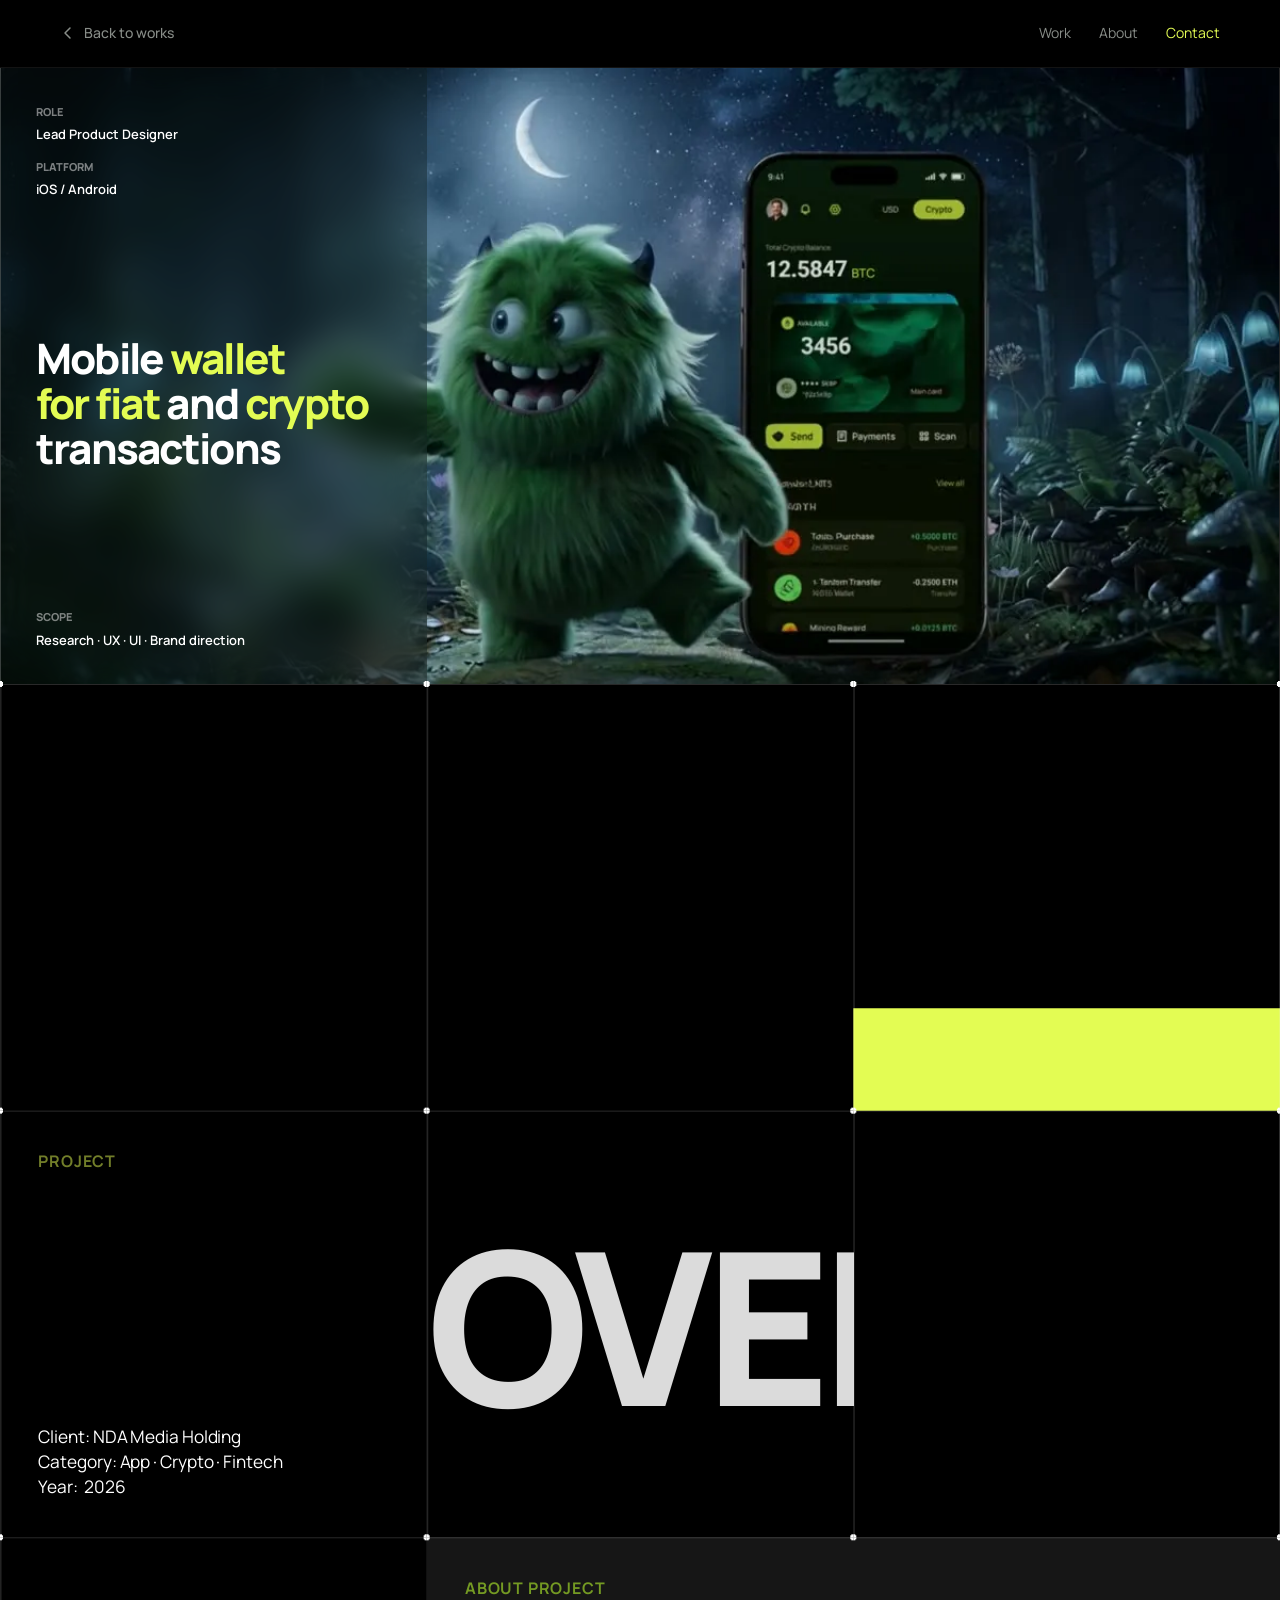
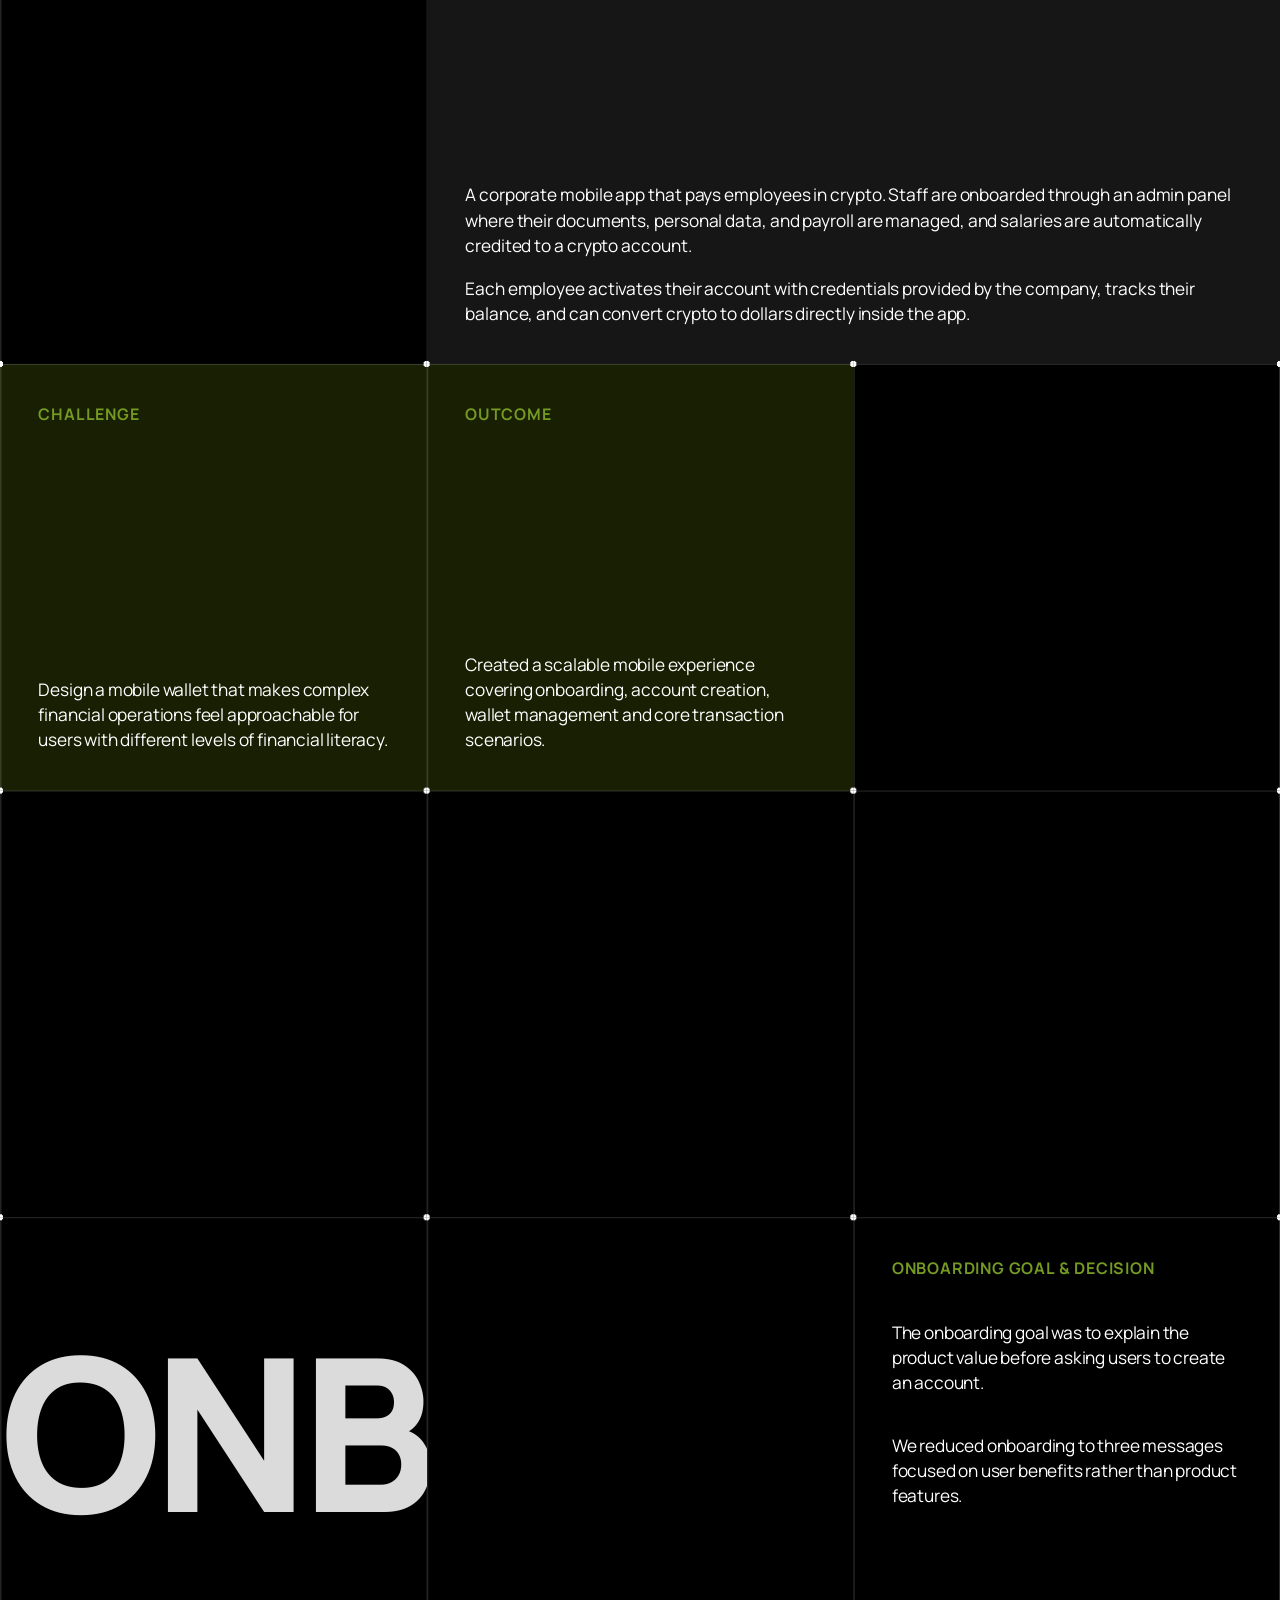
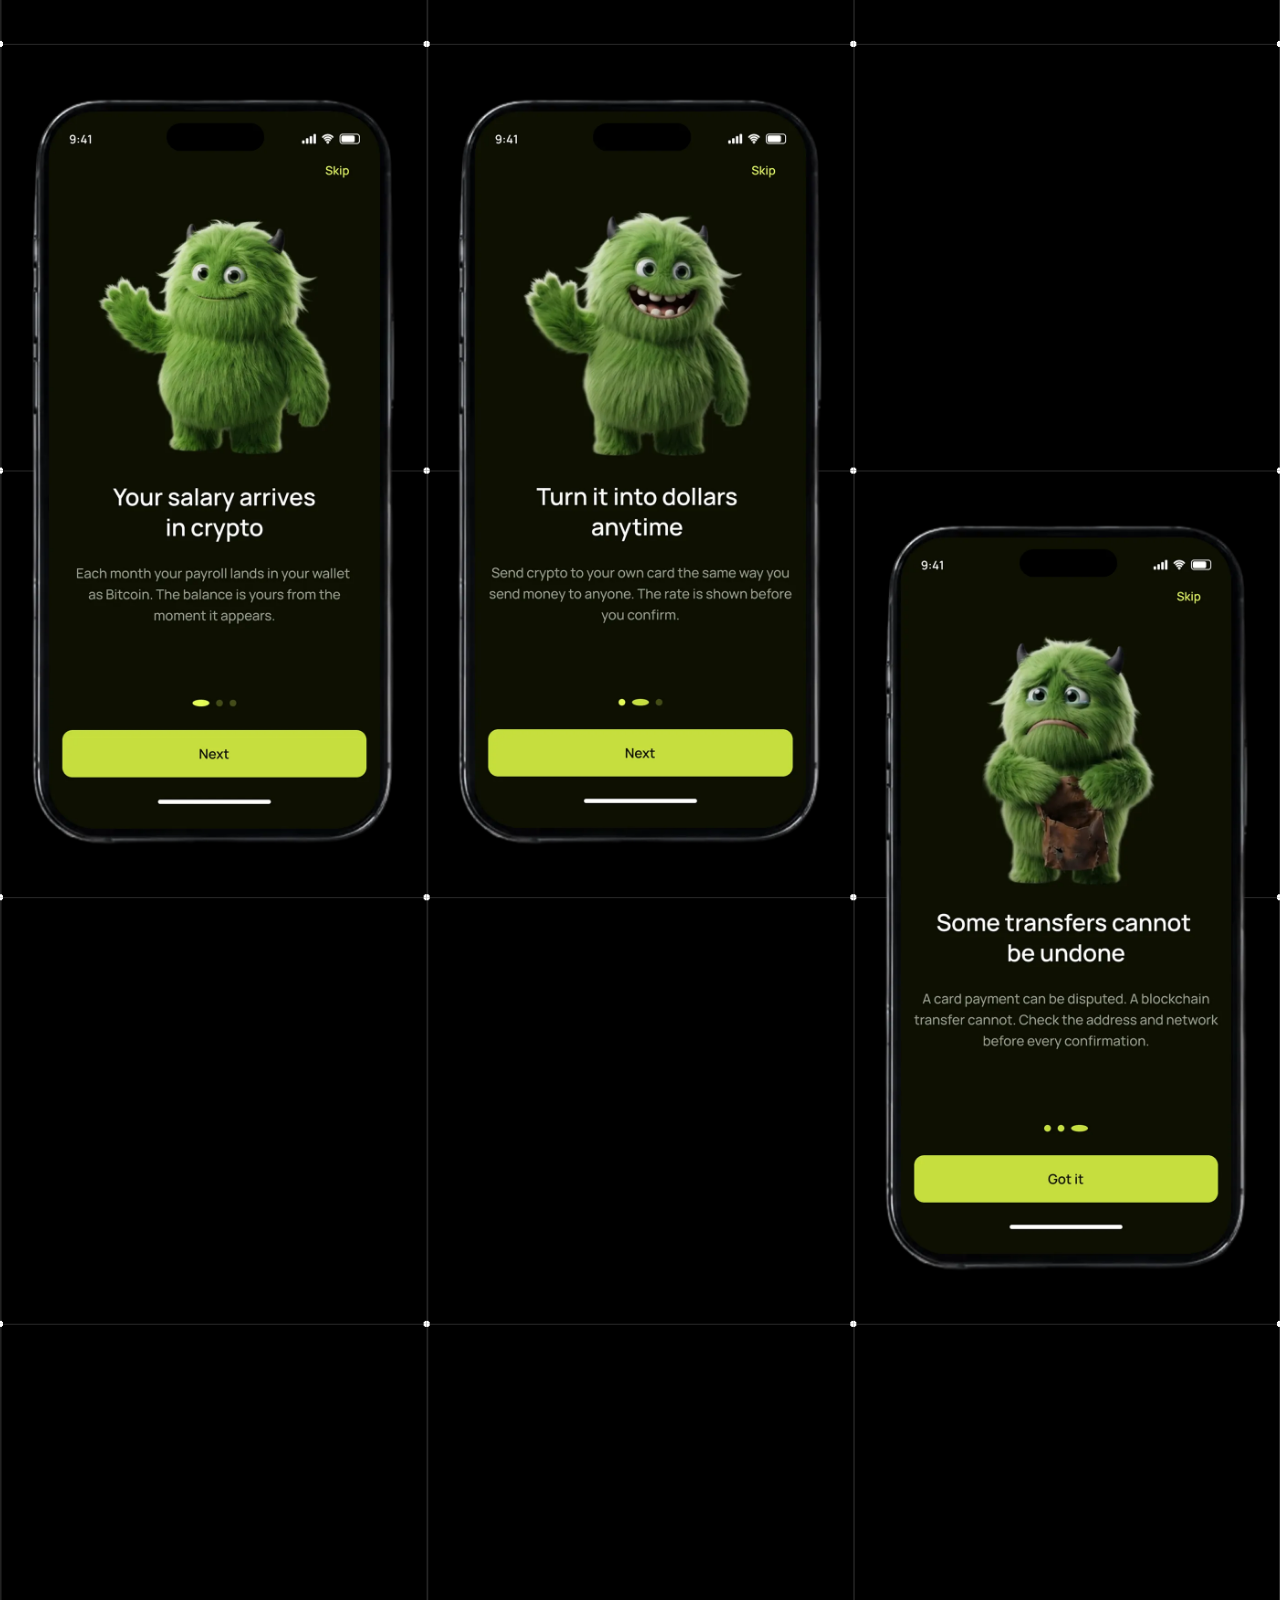
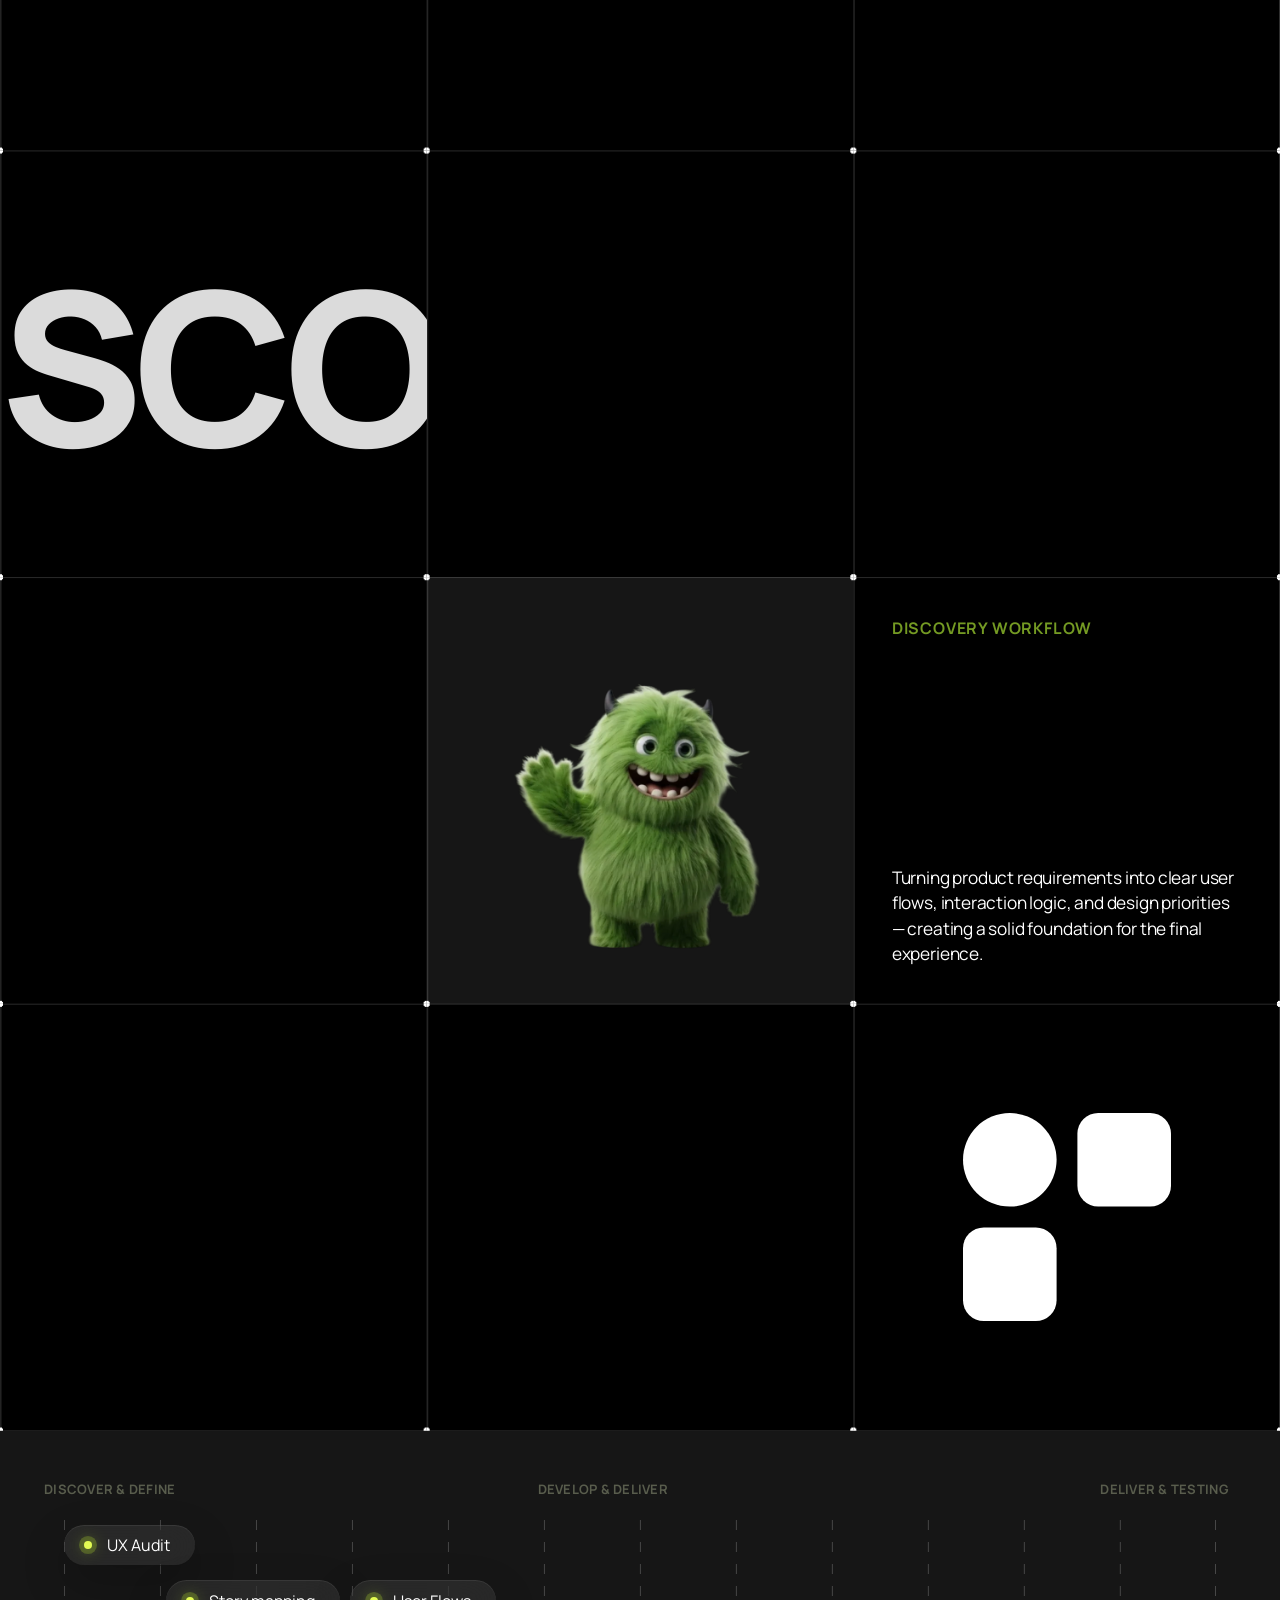
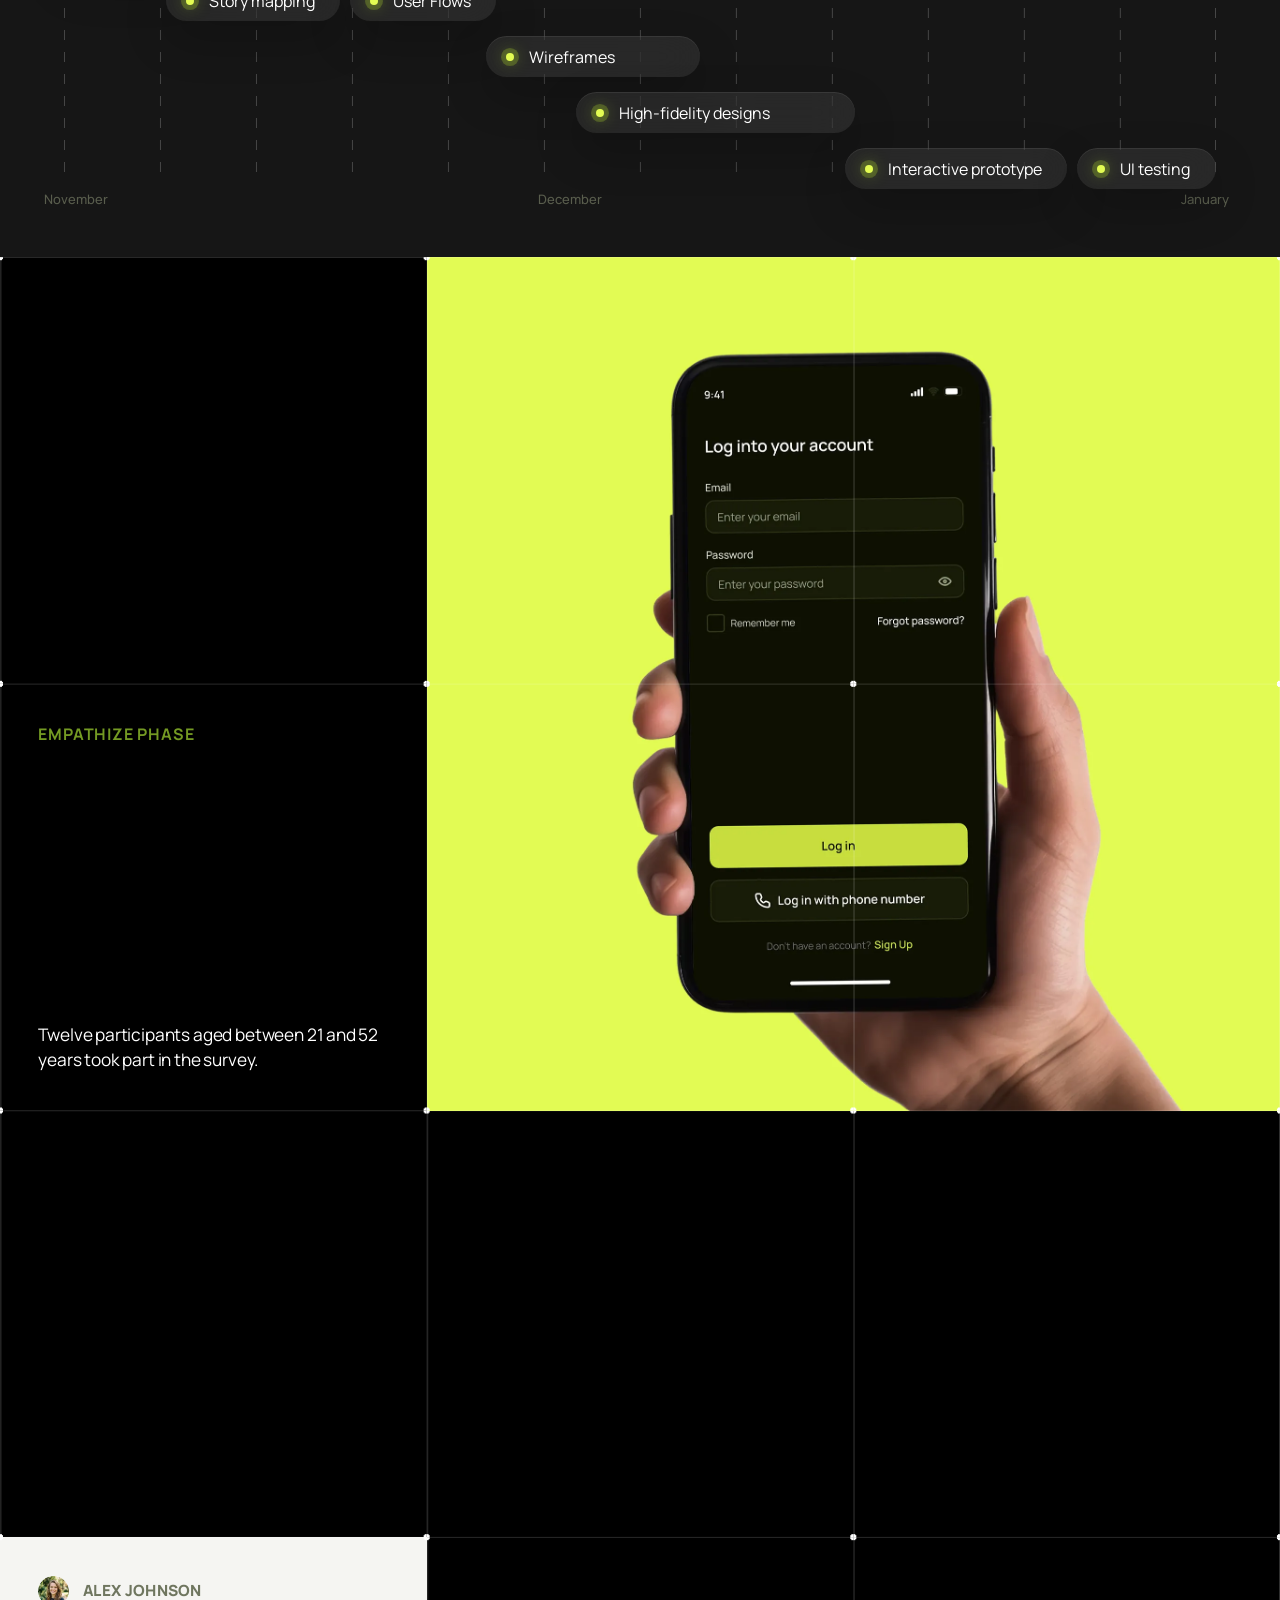
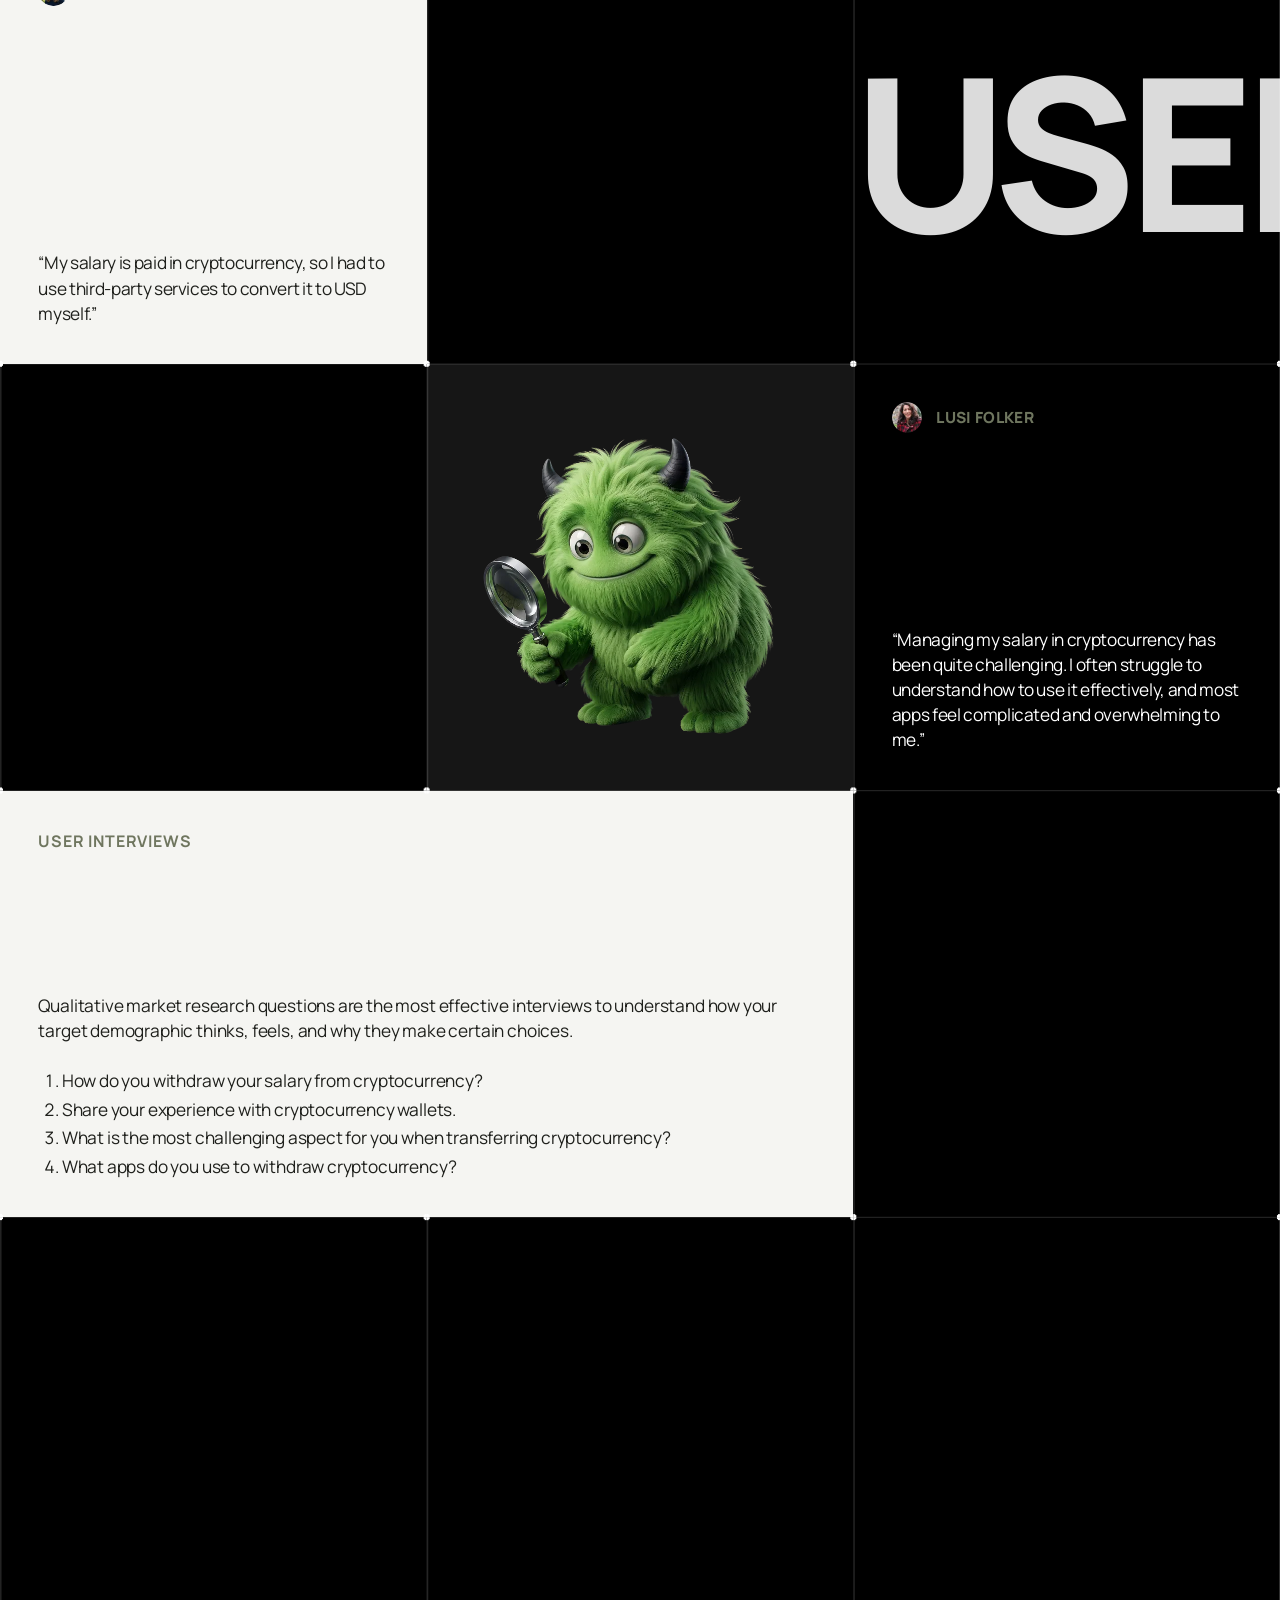
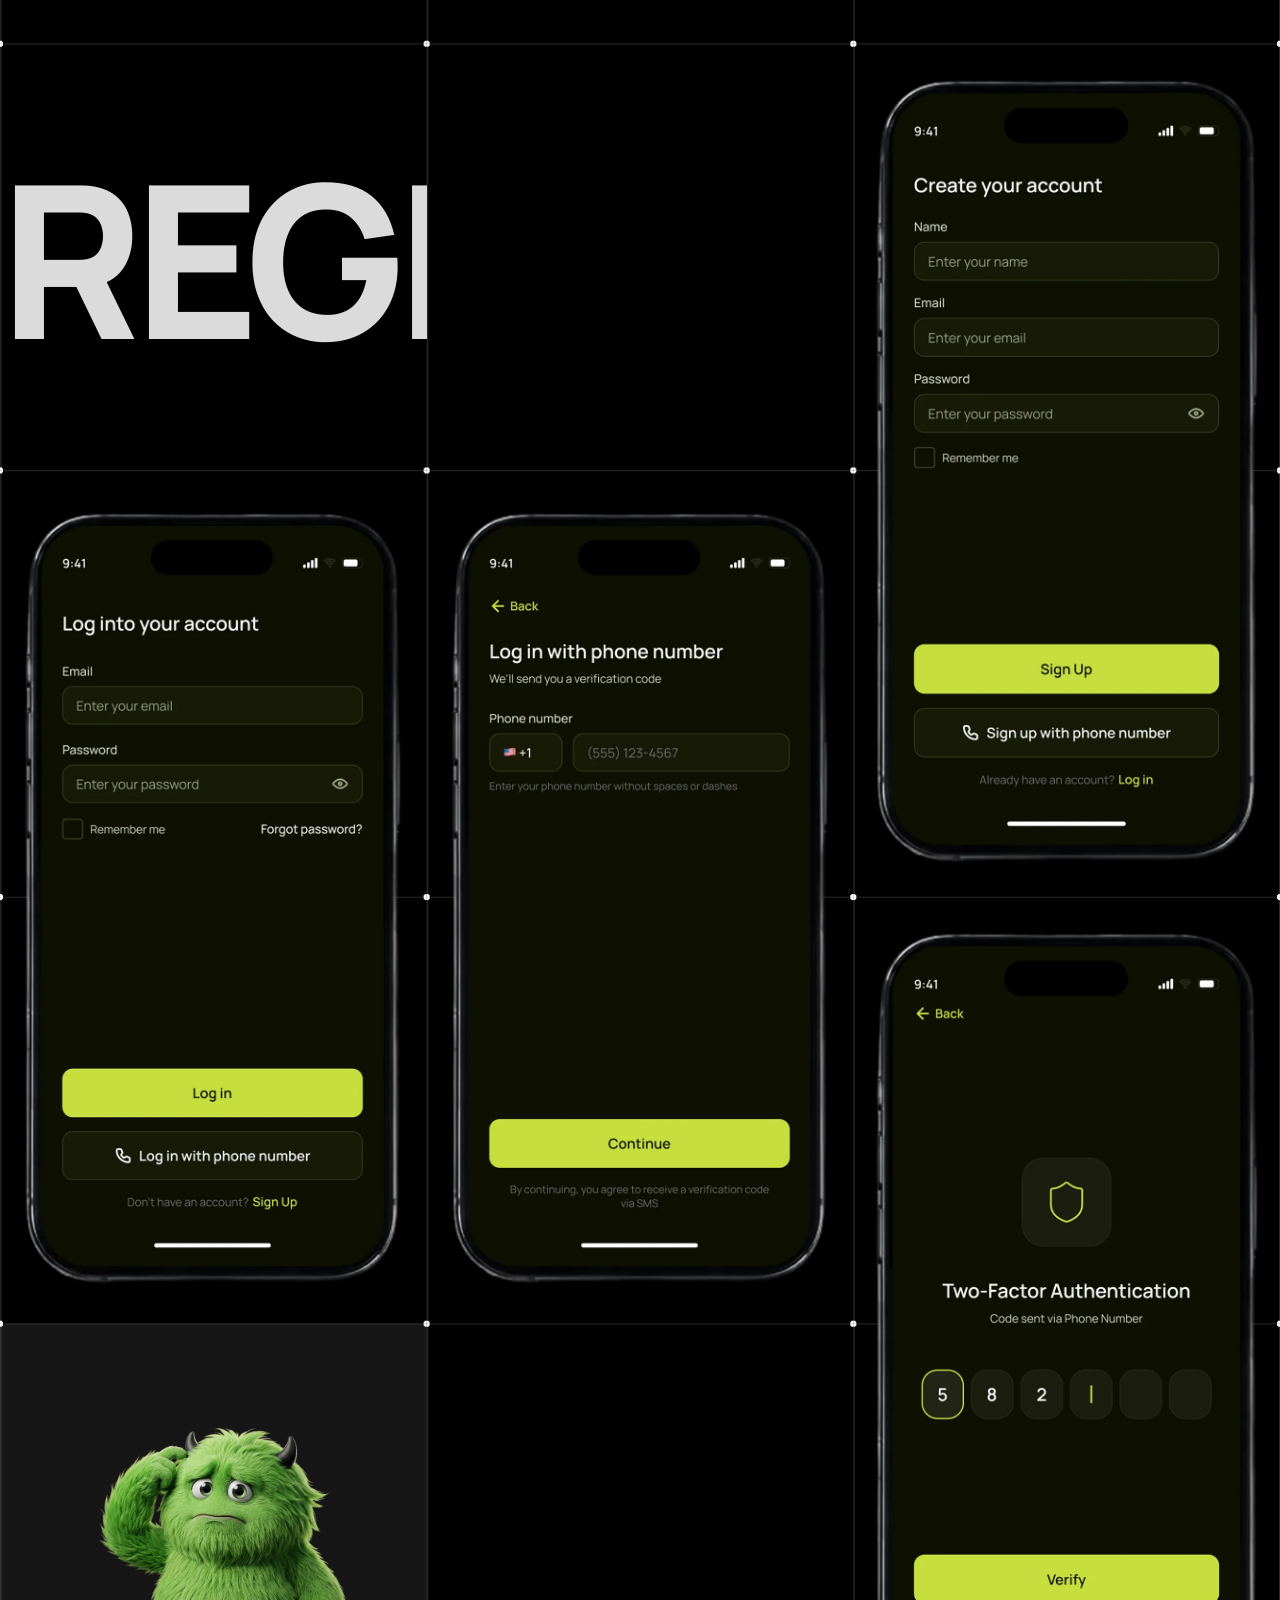
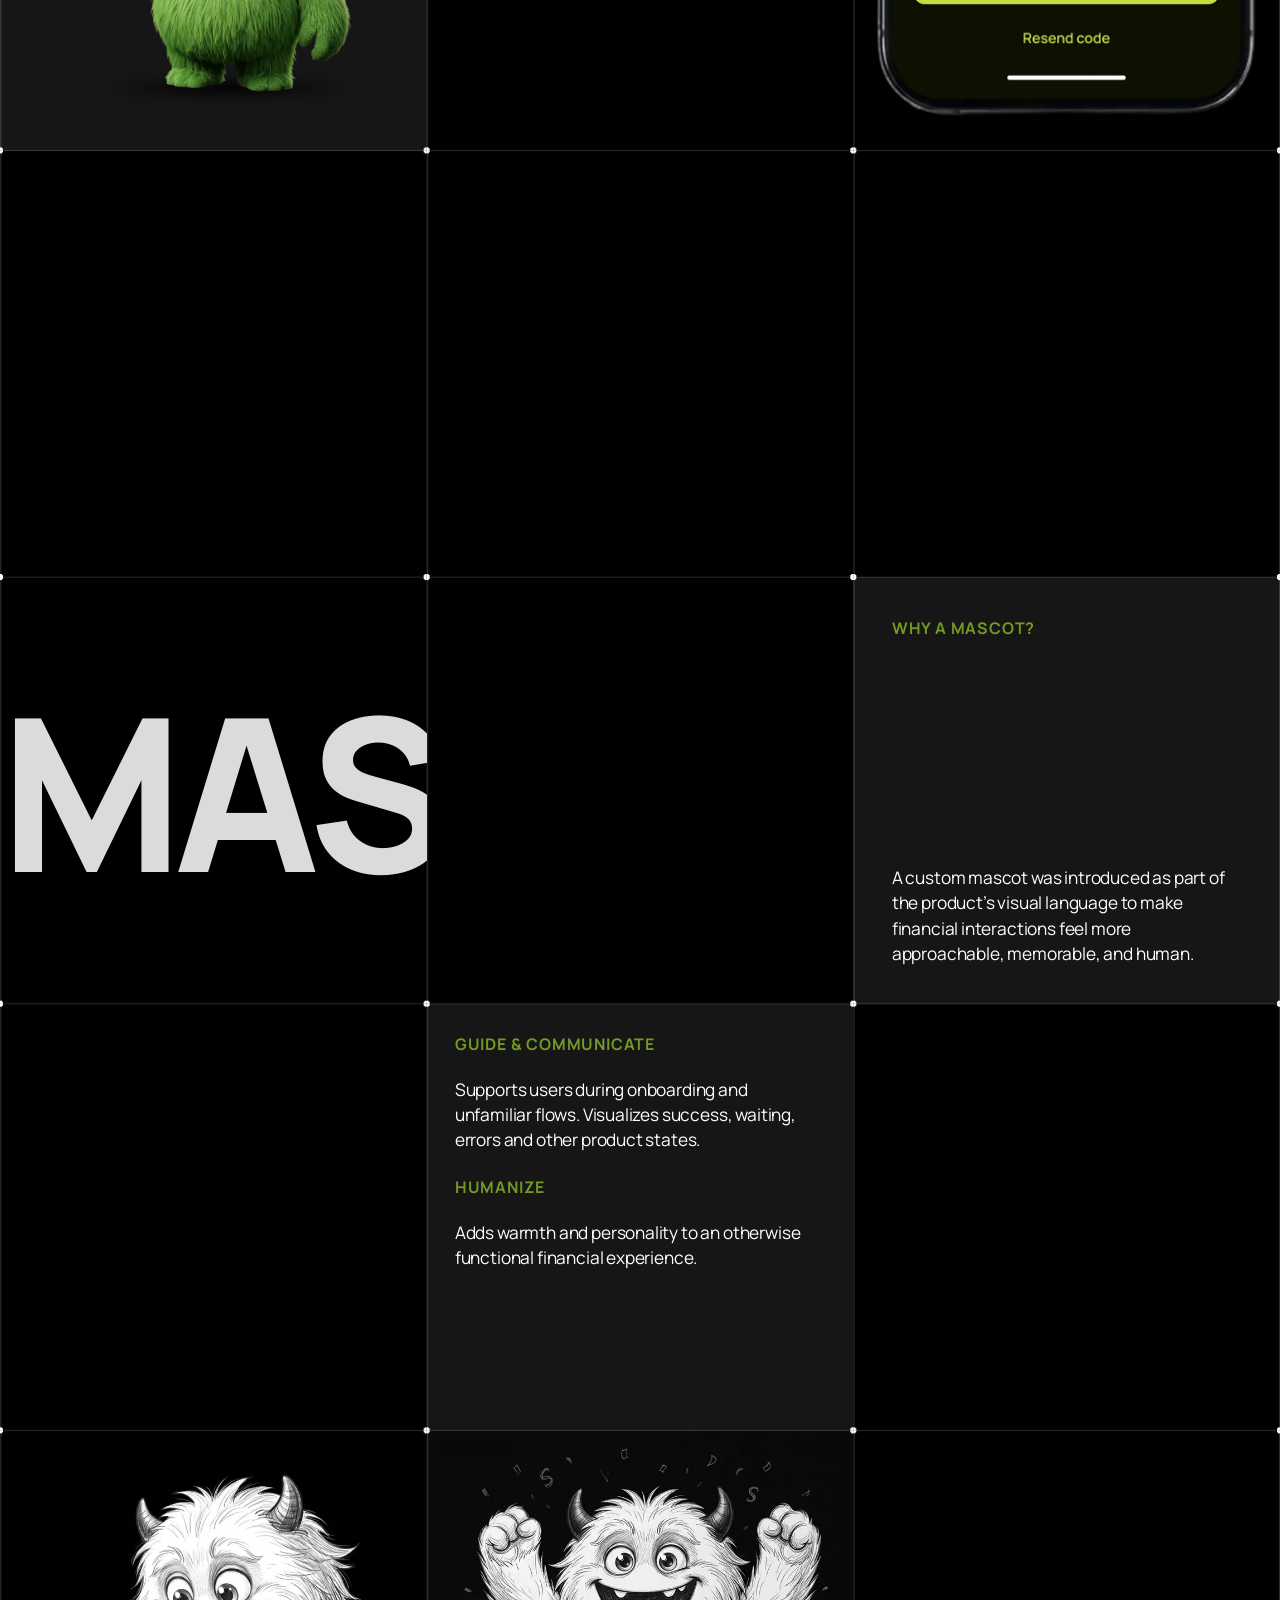
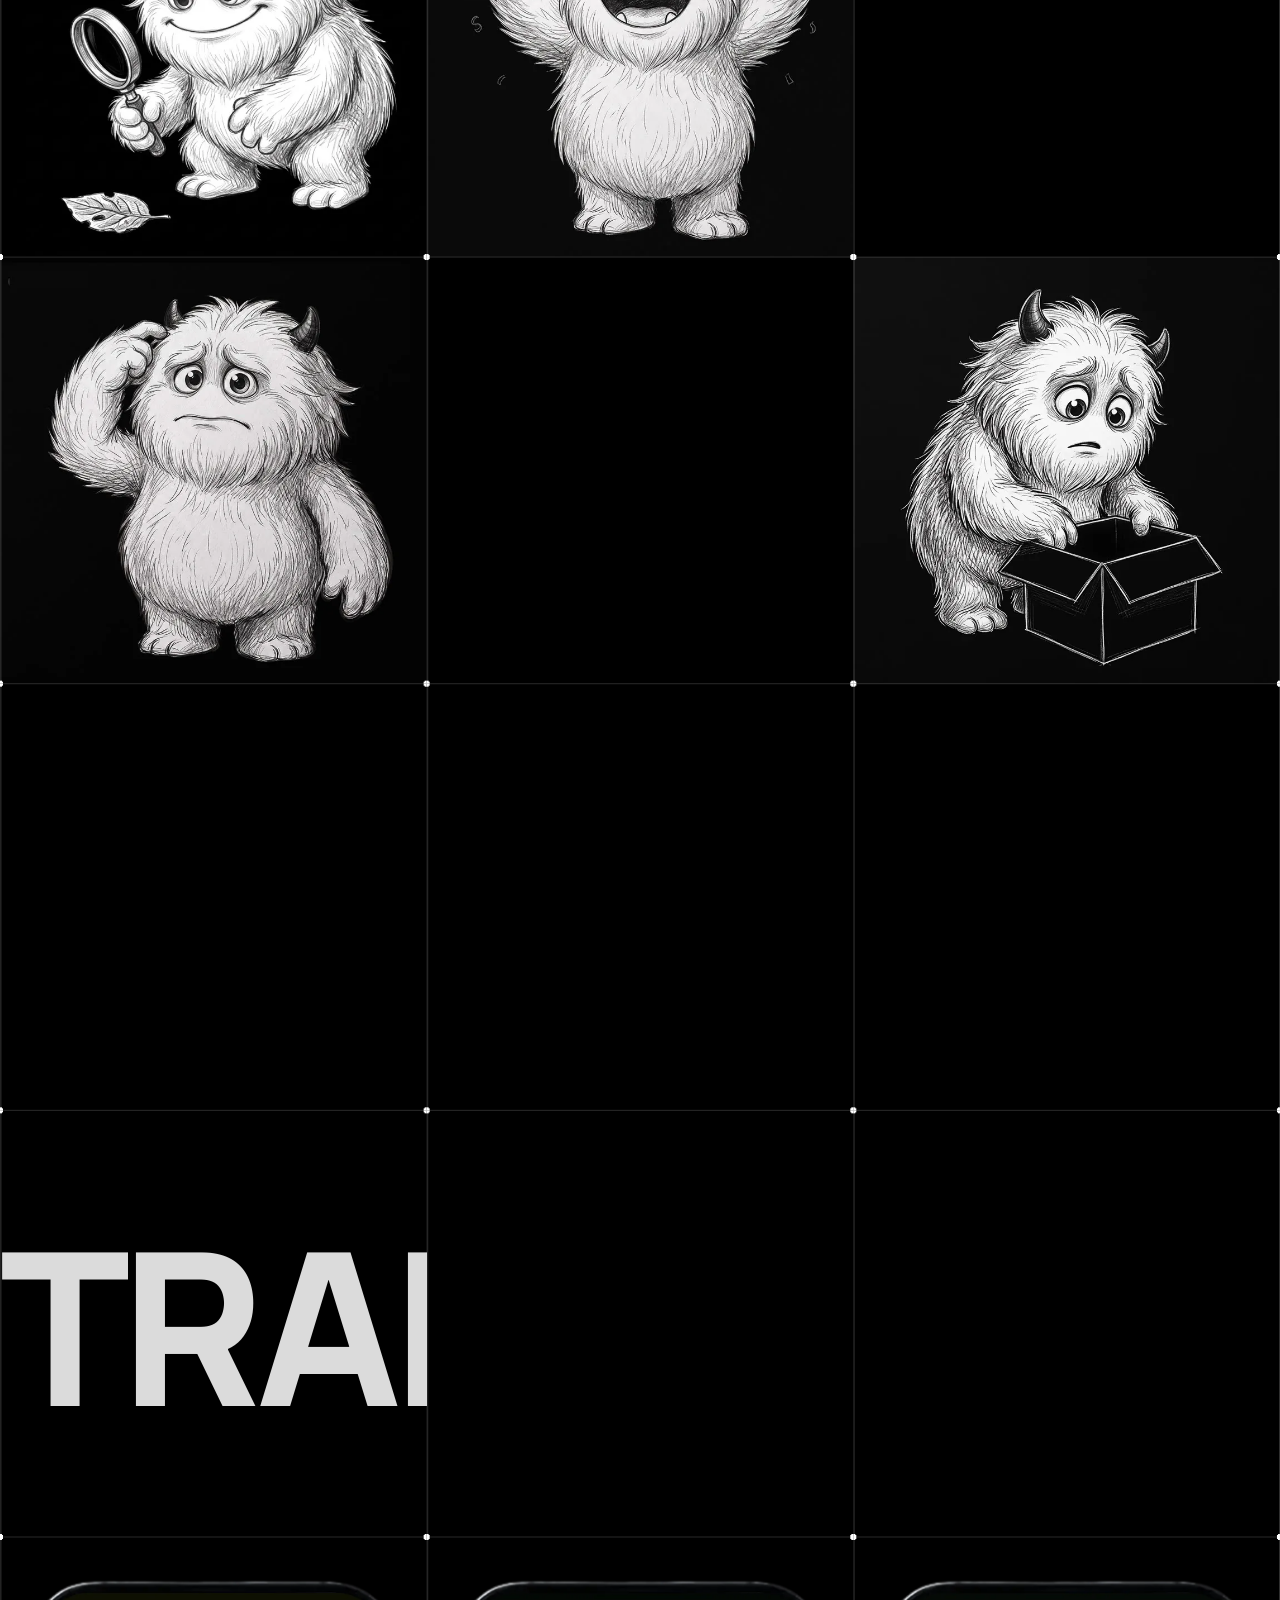
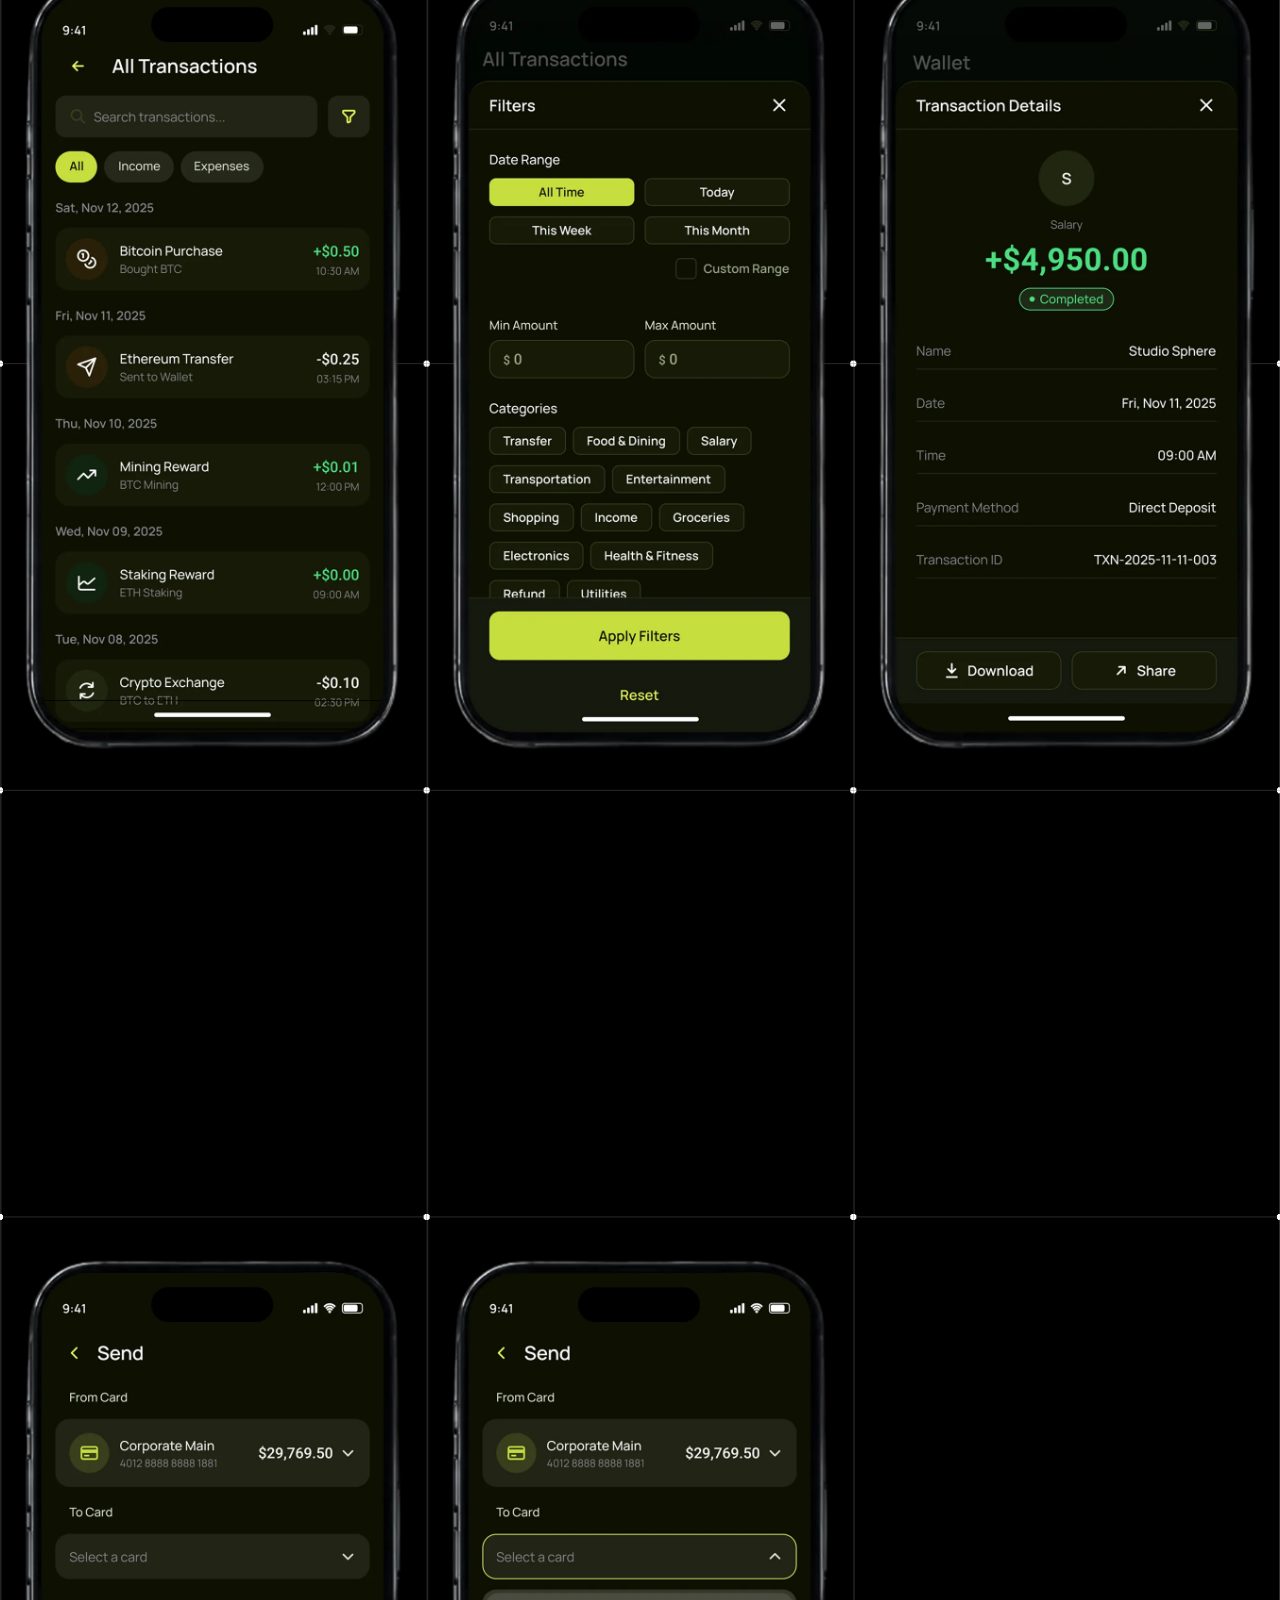
<file: cases/pap-pay.html>
<!DOCTYPE html>
<html lang="en">
<head>
  <!-- Google Tag Manager -->
  <script>(function(w,d,s,l,i){w[l]=w[l]||[];w[l].push({'gtm.start':
  new Date().getTime(),event:'gtm.js'});var f=d.getElementsByTagName(s)[0],
  j=d.createElement(s),dl=l!='dataLayer'?'&l='+l:'';j.async=true;j.src=
  'https://www.googletagmanager.com/gtm.js?id='+i+dl;f.parentNode.insertBefore(j,f);
  })(window,document,'script','dataLayer','GTM-K25V9CTP');</script>
  <!-- End Google Tag Manager -->
  <!-- Google tag (gtag.js) -->
  <script async src="https://www.googletagmanager.com/gtag/js?id=G-8EQWVSNK7V"></script>
  <script>
    window.dataLayer = window.dataLayer || [];
    function gtag(){dataLayer.push(arguments);}
    gtag('js', new Date());
    gtag('config', 'G-8EQWVSNK7V');
  </script>
  <!-- End Google tag (gtag.js) -->
  <!-- Microsoft Clarity -->
  <script type="text/javascript">
    (function(c,l,a,r,i,t,y){
        c[a]=c[a]||function(){(c[a].q=c[a].q||[]).push(arguments)};
        t=l.createElement(r);t.async=1;t.src="https://www.clarity.ms/tag/"+i;
        y=l.getElementsByTagName(r)[0];y.parentNode.insertBefore(t,y);
    })(window, document, "clarity", "script", "yuyqac0y1p");
  </script>
  <!-- End Microsoft Clarity -->

  <meta charset="UTF-8">
  <meta name="viewport" content="width=device-width, initial-scale=1.0">
  <title>Pap-Pay — crypto payroll wallet · Anastasiia Petrenko</title>
  <meta name="description" content="Pap-Pay — an iOS crypto payroll wallet. Employees are paid in BTC and cash out to their card. Case study in progress." />
  <link rel="icon" type="image/png" href="../assets/favicon.png">
  <link rel="preconnect" href="https://fonts.googleapis.com">
  <link rel="preconnect" href="https://fonts.gstatic.com" crossorigin>
  <link href="https://fonts.googleapis.com/css2?family=Manrope:wght@300;400;500;600;700;800&family=Roboto:wght@400;500;700&display=swap" rel="stylesheet">
  <style>
    /* ============================================================
       Pap-Pay — self-contained, dark-only case system.
       Clean scaffold: design tokens + shell + reusable helpers.
       Case content is built section by section on top of this.
       ============================================================ */
    :root {
      /* palette — dark green ground, lime accent */
      --pp-bg:        #000000;
      --pp-bg-2:      #000000;
      --pp-surface:   #12211A;
      --pp-surface-2: #16281E;
      --pp-border:    rgba(227,252,83,0.12);
      --pp-hair:      rgba(234,243,234,0.08);
      --pp-lime:      #E3FC53; /* --color-accent-fill / text-accent */
      --pp-lime-dim:  rgba(227,252,83,0.14);
      --pp-olive:     #749A23; /* --color-accent-pressed */
      --pp-line:      rgba(255,255,255,0.16); /* blueprint grid lines */
      --pp-text:      #EAF3EA;
      --pp-muted:     rgba(234,243,234,0.58);
      --pp-dim:       rgba(234,243,234,0.34);
      --pp-danger:    #FF5B4A;

      /* type */
      --pp-sans: 'Manrope', system-ui, sans-serif;
      --pp-num:  'Roboto', 'Manrope', monospace; /* second face — digits */

      /* motion tokens — durations */
      --dur-100: 100ms;
      --dur-200: 200ms;
      --dur-300: 300ms;
      --dur-500: 500ms;
      /* motion tokens — curves */
      --ease-standard:   cubic-bezier(0.2, 0, 0, 1);
      --ease-decelerate: cubic-bezier(0, 0, 0, 1);  /* entering elements */
      --ease-accelerate: cubic-bezier(0.3, 0, 1, 1); /* exiting elements  */

      /* layout */
      --pp-max: 1200px;
      --pp-px:  60px;
      --pp-header-h: 68px;
    }

    * { box-sizing: border-box; margin: 0; padding: 0; }
    html { scroll-behavior: smooth; }
    body {
      background: var(--pp-bg);
      color: var(--pp-text);
      font-family: var(--pp-sans);
      font-weight: 400;
      line-height: 1.6;
      -webkit-font-smoothing: antialiased;
      text-rendering: optimizeLegibility;
      padding-top: var(--pp-header-h);   /* clears the fixed header */
      overflow-x: hidden;
    }
    img, video { display: block; max-width: 100%; }
    a { color: inherit; text-decoration: none; }

    .pp-container { max-width: var(--pp-max); margin: 0 auto; padding: 0 var(--pp-px); }
    .pp-section   { padding: 100px 0; border-top: 1px solid var(--pp-hair); }
    .pp-num { font-family: var(--pp-num); font-variant-numeric: tabular-nums; }

    /* ---- header — same pattern as the other case pages ---- */
    .pp-header {
      position: fixed; top: 0; left: 0; right: 0; z-index: 100;
      display: flex; align-items: center; justify-content: space-between;
      gap: 24px; height: var(--pp-header-h); padding: 0 var(--pp-px);
      background: rgba(0,0,0,0.85);
      backdrop-filter: blur(12px);
      -webkit-backdrop-filter: blur(12px);
      border-bottom: 1px solid var(--pp-hair);
    }
    .pp-header__back {
      display: flex; align-items: center; gap: 8px;
      font-size: 14px; font-weight: 500; color: var(--pp-muted);
      transition: color var(--dur-200) var(--ease-standard);
    }
    .pp-header__back:hover { color: var(--pp-text); }
    .pp-header__nav { display: flex; gap: 28px; align-items: center; font-size: 14px; }
    .pp-header__nav a { color: var(--pp-muted); transition: color var(--dur-200) var(--ease-standard); }
    .pp-header__nav a:hover { color: var(--pp-text); }
    .pp-header__nav a.pp-header__contact { color: var(--pp-lime); }
    .pp-header__nav a.pp-header__contact:hover { color: var(--pp-text); }

    /* ---- shared type helpers ---- */
    .pp-eyebrow {
      font-size: 12px; font-weight: 600; letter-spacing: 0.16em;
      text-transform: uppercase; color: var(--pp-lime);
    }
    .pp-h2 { font-size: clamp(28px, 4vw, 44px); font-weight: 800; line-height: 1.1; letter-spacing: -0.03em; }
    .pp-lead { font-size: clamp(17px, 2.2vw, 20px); color: var(--pp-muted); max-width: 60ch; }
    .pp-body { font-size: 16px; color: var(--pp-muted); }
    .pp-accent { color: var(--pp-lime); }

    /* ============================================================
       Reusable media slot — renders a labelled placeholder until a
       video is dropped in; JS swaps in an autoplaying <video> from
       data-src (webm + mp4 + poster). Kept for building blocks.
       ============================================================ */
    .pp-media {
      position: relative; overflow: hidden;
      background: var(--pp-surface);
      border: 1px solid var(--pp-border); border-radius: 20px;
      aspect-ratio: var(--pp-ratio, 16 / 10);
    }
    .pp-media video { width: 100%; height: 100%; object-fit: cover; }
    .pp-media__ph {
      position: absolute; inset: 0;
      display: flex; flex-direction: column; align-items: center; justify-content: center;
      gap: 10px; text-align: center; padding: 24px;
      background: radial-gradient(120% 80% at 78% 18%, var(--pp-lime-dim), transparent 60%), var(--pp-surface);
    }
    .pp-media__ph-tag {
      font-family: var(--pp-num); font-size: 12px; letter-spacing: 0.12em; text-transform: uppercase;
      color: var(--pp-lime); border: 1px solid var(--pp-border); border-radius: 999px; padding: 5px 12px;
    }
    .pp-media__ph-label { font-size: 14px; color: var(--pp-text); font-weight: 600; }
    .pp-media__ph-spec  { font-family: var(--pp-num); font-size: 12px; color: var(--pp-dim); }

    /* ---- footer ---- */
    .pp-footer { border-top: 1px solid var(--pp-hair); padding: 40px var(--pp-px); display: flex; justify-content: space-between; flex-wrap: wrap; gap: 16px; color: var(--pp-dim); font-size: 14px; }

    /* ---- Next case ---- */
    .pp-next {
      width: min(100%, 1440px); margin: 0 auto;
      padding: clamp(64px, 8vw, 100px) var(--pp-px);
      display: flex; align-items: center; justify-content: space-between; gap: 32px;
      border-top: 1px solid var(--pp-line);
    }
    .pp-next__label {
      font-size: 13px; text-transform: uppercase; letter-spacing: 0.12em;
      color: var(--pp-muted); margin-bottom: 14px;
    }
    .pp-next__title {
      font-size: clamp(32px, 4vw, 46px); font-weight: 800;
      letter-spacing: -0.04em; color: var(--pp-text); line-height: 1.05;
    }
    .pp-next__link {
      display: inline-flex; align-items: center; gap: 10px;
      font-size: 16px; font-weight: 600; color: var(--pp-text);
      border: 1px solid var(--pp-border); border-radius: 100px;
      padding: 14px 28px; white-space: nowrap;
      transition: background 0.2s ease, border-color 0.2s ease, color 0.2s ease;
    }
    .pp-next__link:hover { background: var(--pp-lime-dim); border-color: var(--pp-lime); color: var(--pp-lime); }

    /* ============================================================
       Modular blueprint grid — 3 cols × 25 square module-rows below hero.
       Whole grid holds a fixed ratio so cells scale proportionally.
       ============================================================ */
    /* Only horizontal module lines, extended across the full screen width.
       Drawn on the full-width wrapper and lifted above every cell so the
       lines carry over the margins, the video and the accent blocks alike. */
    .pp-mod-rails {
      position: relative;
      width: 100%;
      margin: 0 auto;
    }
    .pp-mod-rails::after {
      content: ""; position: absolute; top: 2.9200%; left: 0; right: 0; bottom: 0; pointer-events: none; z-index: 7;
      background-image: linear-gradient(var(--pp-line) 1px, transparent 1px);
      background-size: 100% calc(100% / 48);   /* one line per visible module-row */
      border-bottom: 1px solid var(--pp-line);  /* closes the final row */
    }

    .pp-mod {
      position: relative;
      width: min(100%, 1440px);
      margin: 0 auto;
      aspect-ratio: 1600 / 26370;   /* 1600×770 hero + 48 square rows */
      display: grid;
      grid-template-columns: repeat(3, 1fr);
      /* minmax(0,1fr) locks every square row to an equal height: content can
         never stretch a row taller than its square, so the evenly-spaced
         blueprint rails and dots stay aligned at any viewport width. */
      grid-template-rows: 2.9200% repeat(48, minmax(0, 1fr));
      border: none;
    }
    .pp-mod::before {
      content: ""; position: absolute; top: 2.9200%; left: 0; right: 0; bottom: 0;
      pointer-events: none; z-index: 5;
      border-right: 1px solid var(--pp-line);
      /* bottom line is drawn once by .pp-mod-rails::after (closes the final
         row); a second border here would double up and read too bright */
    }
    /* Vertical column dividers inside the container (horizontal lines come
       from the full-width rails; dots are a separate top layer, below). */
    .pp-mod::after {
      content: ""; position: absolute; top: 2.9200%; left: 0; right: 0; bottom: 0; pointer-events: none; z-index: 5;
      background-image: linear-gradient(90deg, var(--pp-line) 1px, transparent 1px);
      background-size: 33.3333% 100%;
    }
    /* Dot markers, drawn over the centred content area on the TOP-MOST layer
       so no cell or line ever covers them. Four quarter-dots per corner add
       up to full dots at each interior intersection. */
    .pp-mod-rails::before {
      content: ""; position: absolute; top: calc(2.9200% - 4px); bottom: -4px;
      left: 50%; transform: translateX(-50%);
      width: calc(min(100%, 1440px) + 8px);
      pointer-events: none; z-index: 8;
      background-image:
        radial-gradient(circle at 0 0,       #fff 0 3px, transparent 3.5px),
        radial-gradient(circle at 100% 0,    #fff 0 3px, transparent 3.5px),
        radial-gradient(circle at 0 100%,    #fff 0 3px, transparent 3.5px),
        radial-gradient(circle at 100% 100%, #fff 0 3px, transparent 3.5px);
      background-size: calc((100% - 8px) / 3) calc((100% - 8px) / 48);
      background-position: 4px 4px;
    }
    .pp-mod > * { position: relative; z-index: 1; min-width: 0; }

    .pp-mod__hero  { grid-column: 1 / 4; grid-row: 1 / 2; overflow: hidden; background: #000; }
    .pp-mod__hero::after {
      content: ""; position: absolute; inset: 0; pointer-events: none; z-index: 4;
      border-left: 1px solid var(--pp-line);
      border-right: 1px solid var(--pp-line);
    }
    .pp-mod__hero video { width: 100%; height: 100%; object-fit: contain; }

    .pp-mod__card {
      grid-column: 1 / 2; grid-row: 1 / 2; z-index: 3;
      display: flex; flex-direction: column; justify-content: space-between;
      padding: clamp(28px, 2.7vw, 40px);
      background: rgba(14, 27, 24, 0.34);
      backdrop-filter: blur(18px); -webkit-backdrop-filter: blur(18px);
      border-left: 1px solid var(--pp-line);
      container-type: inline-size;
    }
    .pp-mod__headline {
      max-width: 10em;
      font-weight: 800; font-size: clamp(30px, 8.75cqw, 42px); line-height: 1.08;
      letter-spacing: -0.04em; color: #fff;
    }
    .pp-mod__headline .accent { color: var(--pp-lime); }
    @media (min-width: 900px) {
      .pp-mod__headline { font-size: 42px; }
    }
    @media (min-width: 900px) and (max-width: 1020px) {
      .pp-mod__card { padding: 24px 20px; }
    }
    .pp-mod__hero-meta {
      display: grid; grid-template-columns: minmax(0, 1.12fr) minmax(0, 1fr);
      gap: clamp(18px, 2.3vw, 32px);
      margin: 0;
    }
    .pp-mod__hero-meta dt {
      margin-bottom: 6px; font-size: clamp(11px, 2.9cqw, 14px); font-weight: 800;
      letter-spacing: 0; text-transform: uppercase; color: rgba(255,255,255,0.48);
    }
    .pp-mod__hero-meta dd {
      font-size: clamp(13px, 3.35cqw, 16px); font-weight: 600; line-height: 1.35; color: #fff;
      white-space: nowrap;
    }
    .pp-mod__scope {
      margin-top: 0;
    }
    .pp-mod__scope dt {
      margin-bottom: 6px; font-size: clamp(11px, 2.9cqw, 14px); font-weight: 800;
      letter-spacing: 0; text-transform: uppercase; color: rgba(255,255,255,0.48);
    }
    .pp-mod__scope dd {
      font-size: clamp(13px, 3.35cqw, 16px); font-weight: 600; line-height: 1.35; color: #fff;
    }
    @container (max-width: 360px) {
      .pp-mod__hero-meta {
        grid-template-columns: 1fr;
        gap: 14px;
      }
      .pp-mod__hero-meta dd { white-space: normal; }
    }

    /* colour lives on .pp-fill::before so the cell itself stays unclipped */
    .pp-mod__lime  { grid-column: 3 / 4; grid-row: 2 / 3; --fill: var(--pp-lime); }
    .pp-mod__olive { grid-column: 1 / 2; grid-row: 4 / 5; --fill: var(--pp-olive); }
    .pp-mod__lime--onboarding { grid-column: 2 / 3; grid-row: 10 / 11; --fill: var(--pp-lime); }
    .pp-mod__lime--scope { grid-column: 1 / 2; grid-row: 14 / 15; --fill: var(--pp-olive); }

    .pp-mod__label {
      font-weight: 700; font-size: clamp(15px, 1.25vw, 24px);
      letter-spacing: 0.05em; text-transform: uppercase;
      color: var(--pp-lime); opacity: 0.5;
    }
    .pp-mod__label--olive { color: var(--pp-olive); opacity: 1; }

    .pp-mod__proj {
      grid-column: 1 / 2; grid-row: 3 / 4;
      display: flex; flex-direction: column; justify-content: space-between;
      padding: clamp(24px, 3vw, 46px);
    }
    .pp-mod__meta {
      font-weight: 400; font-size: clamp(15px, 1.35vw, 24px); line-height: 1.45;
      color: #fff; letter-spacing: -0.005em;
    }
    .pp-mod__marquee {
      grid-column: 2 / 3; grid-row: 3 / 4;
      display: flex; align-items: center;
      overflow: hidden;
      container-type: size;
    }
    .pp-mod__marquee-track {
      display: flex;
      width: max-content;
      animation: pp-marquee-left 18s linear infinite paused;
      will-change: transform;
    }
    .pp-mod__marquee.is-visible .pp-mod__marquee-track { animation-play-state: running; }
    .pp-mod__marquee-text {
      display: block;
      flex: 0 0 auto;
      padding-right: 0.18em;
      white-space: nowrap;
      font-size: clamp(96px, 50cqh, 216px);
      font-weight: 800;
      line-height: 1;
      letter-spacing: -0.04em;
      text-transform: uppercase;
      color: rgba(255,255,255,0.86);
    }
    @keyframes pp-marquee-left {
      0% { transform: translateX(0); }
      100% { transform: translateX(-50%); }
    }
    .pp-mod__marquee--onboarding {
      grid-column: 1 / 2;
      grid-row: 7 / 8;
    }
    .pp-mod__marquee--scope {
      grid-column: 1 / 2;
      grid-row: 12 / 13;
    }
    .pp-mod__marquee--interviews {
      grid-column: 3 / 4;
      grid-row: 19 / 20;
    }
    .pp-mod__marquee--registration {
      grid-column: 1 / 2;
      grid-row: 23 / 24;
    }
    .pp-mod__marquee--mascot {
      grid-column: 1 / 2;
      grid-row: 28 / 29;
    }

    .pp-mod__over {
      grid-column: 2 / 4; grid-row: 4 / 5; z-index: 6; /* above the grid overlay */
      display: flex; flex-direction: column; justify-content: space-between;
      padding: clamp(24px, 3vw, 46px);
      /* truly opaque (= the 10% grey tint baked over #000) so the blueprint
         column divider doesn't run through the copy */
      background: #161616;
    }
    .pp-mod__over-body {
      display: flex; flex-direction: column; gap: clamp(12px, 1.4vw, 20px);
      font-weight: 400; font-size: clamp(15px, 1.35vw, 24px); line-height: 1.45;
      color: #fff; letter-spacing: -0.005em;
    }
    .pp-mod__info {
      display: flex; flex-direction: column; justify-content: space-between;
      padding: clamp(24px, 3vw, 46px);
      background: rgba(45, 57, 7, 0.55);
    }
    .pp-mod__info--challenge { grid-column: 1 / 2; grid-row: 5 / 6; }
    .pp-mod__info--outcome { grid-column: 2 / 3; grid-row: 5 / 6; }
    .pp-mod__info--goal {
      grid-column: 3 / 4;
      grid-row: 7 / 9;
      justify-content: flex-start;
      gap: clamp(28px, 3vw, 48px);
      background: transparent;
    }
    .pp-mod__goal-body {
      display: flex;
      flex-direction: column;
      gap: clamp(26px, 3vw, 48px);
    }
    .pp-mod__info--workflow {
      grid-column: 3 / 4;
      grid-row: 13 / 14;
      background: transparent;
    }
    .pp-mod__info--empathize {
      grid-column: 1 / 2;
      grid-row: 17 / 18;
      background: transparent;
    }
    .pp-mod__info--mascot {
      grid-column: 3 / 4;
      grid-row: 28 / 29;
      background: rgba(217,217,217,0.1);
    }
    .pp-mod__info--mascot-points {
      grid-column: 2 / 3;
      grid-row: 29 / 30;
      background: rgba(217,217,217,0.1);
      justify-content: flex-start;
      /* two value-groups make this cell the densest text block; a tighter
         padding + gap keeps both groups inside a single square at every
         width so the row never overflows and the grid stays aligned. */
      padding: clamp(20px, 2.2vw, 30px);
      gap: clamp(16px, 1.8vw, 26px);
    }
    .pp-mod__value-group {
      display: flex;
      flex-direction: column;
      gap: clamp(14px, 1.5vw, 24px);
    }
    /* mascot moods — four expressions filling squares below the value block */
    .pp-mod__mood {
      display: flex; align-items: center; justify-content: center;
      overflow: hidden; padding: 0;
    }
    .pp-mod__mood img { width: 100%; height: 100%; object-fit: cover; }
    .pp-mod__mood--search   { grid-column: 1 / 2; grid-row: 30 / 31; }
    .pp-mod__mood--success  { grid-column: 2 / 3; grid-row: 30 / 31; }
    .pp-mod__mood--confused { grid-column: 1 / 2; grid-row: 31 / 32; }
    .pp-mod__mood--empty    { grid-column: 3 / 4; grid-row: 31 / 32; }

    /* ---- Transactions block (marquee + lime accent + three phone screens) ---- */
    /* row 32 stays an empty run of squares; the label row sits on row 33 */
    .pp-mod__marquee--transactions { grid-column: 1 / 2; grid-row: 33 / 34; }
    .pp-mod__lime--transactions    { grid-column: 3 / 4; grid-row: 33 / 34; --fill: var(--pp-lime); }
    .pp-mod__lime--transactions-foot { grid-column: 1 / 2; grid-row: 36 / 37; --fill: var(--pp-lime); }
    /* phone screens hang from the top of a two-row cell, same as the
       registration screens above — swap the placeholder for an <img> later. */
    .pp-mod__tx-screen,
    .pp-mod__send-screen,
    .pp-mod__conv-screen {
      display: flex; align-items: flex-start; justify-content: center;
      overflow: hidden; z-index: 8;   /* above the rails/dots — see .pp-mod__screen */
      padding: clamp(28px, 3vw, 46px) 0;
    }
    .pp-mod__tx-screen img,
    .pp-mod__send-screen img,
    .pp-mod__conv-screen img {
      display: block; width: auto; height: min(100%, 980px);
      max-width: 100%; object-fit: contain;
    }
    .pp-mod__tx-screen--list    { grid-column: 1 / 2; grid-row: 34 / 36; }
    .pp-mod__tx-screen--filters { grid-column: 2 / 3; grid-row: 34 / 36; }
    .pp-mod__tx-screen--details { grid-column: 3 / 4; grid-row: 34 / 36; }

    /* ---- Send / Transfer flow (five phones below the lime block) ----
       Two aligned rows; the "Enter Amount" phone in col 3 is offset down one
       row so it straddles the two rows, matching the staggered reference. */
    .pp-mod__send-screen--select   { grid-column: 1 / 2; grid-row: 37 / 39; }
    .pp-mod__send-screen--dropdown { grid-column: 2 / 3; grid-row: 37 / 39; }
    .pp-mod__send-screen--amount   { grid-column: 3 / 4; grid-row: 38 / 40; }
    .pp-mod__send-screen--confirm  { grid-column: 1 / 2; grid-row: 39 / 41; }
    .pp-mod__send-screen--success  { grid-column: 2 / 3; grid-row: 39 / 41; }

    /* ---- Crypto-to-fiat conversion (centred lime square, then marquee + text) ---- */
    .pp-mod__lime--convert    { grid-column: 2 / 3; grid-row: 41 / 42; --fill: var(--pp-lime); }
    .pp-mod__marquee--convert { grid-column: 1 / 2; grid-row: 42 / 43; }
    .pp-mod__info--conversion { grid-column: 3 / 4; grid-row: 42 / 43; }
    /* conversion flow phones — col 2 (Enter Amount) offset one row down */
    .pp-mod__conv-screen--send    { grid-column: 1 / 2; grid-row: 43 / 45; }
    .pp-mod__conv-screen--amount  { grid-column: 2 / 3; grid-row: 44 / 46; }
    .pp-mod__conv-screen--confirm { grid-column: 3 / 4; grid-row: 43 / 45; }

    /* ---- Outcome (left lime square, then marquee + text card) ---- */
    .pp-mod__lime--outcome       { grid-column: 1 / 2; grid-row: 46 / 47; --fill: var(--pp-lime); }
    .pp-mod__marquee--outcome    { grid-column: 1 / 2; grid-row: 47 / 48; }
    .pp-mod__info--outcome-final { grid-column: 3 / 4; grid-row: 47 / 48; }

    /* ---- Closing mascot (centred, transparent) — row 47; row 48 stays empty ---- */
    .pp-mod__mascot-thanks {
      grid-column: 2 / 3; grid-row: 48 / 49;
      display: flex; align-items: center; justify-content: center;
      overflow: hidden; z-index: 8;   /* above the rails/dots — no line across the character */
      padding: clamp(18px, 2.2vw, 38px);
    }
    .pp-mod__mascot-thanks img {
      display: block; width: auto; height: 100%;
      max-width: 100%; object-fit: contain;
    }
    .pp-mod__info-text {
      font-weight: 400;
      font-size: clamp(15px, 1.35vw, 24px);
      line-height: 1.45;
      color: #fff;
      letter-spacing: -0.01em;
    }
    .pp-mod__screen {
      display: flex;
      align-items: center;
      justify-content: center;
      overflow: hidden;
      padding: clamp(20px, 2vw, 32px);
      /* lift the phones above the blueprint rails (z7) and dots (z8) so no
         line or marker is drawn across a screen */
      z-index: 8;
    }
    .pp-mod__screen img {
      display: block;
      width: auto;
      height: min(100%, 980px);
      max-width: 100%;
      object-fit: contain;
    }
    .pp-mod__screen--salary {
      grid-column: 1 / 2;
      grid-row: 8 / 10;
    }
    .pp-mod__screen--dollars {
      grid-column: 2 / 3;
      grid-row: 8 / 10;
    }
    .pp-mod__screen--warning {
      grid-column: 3 / 4;
      grid-row: 9 / 11;
    }
    .pp-mod__mascot {
      grid-column: 2 / 3;
      grid-row: 13 / 14;
      display: flex;
      align-items: flex-end;
      justify-content: center;
      overflow: hidden;
      padding: clamp(34px, 4vw, 64px) clamp(24px, 3vw, 48px);
      background: rgba(217,217,217,0.1);
    }
    .pp-mod__mascot img {
      display: block;
      width: min(78%, 360px);
      height: auto;
    }
    .pp-mod__mascot--thinking {
      grid-column: 2 / 3;
      grid-row: 20 / 21;
      background: rgba(217,217,217,0.1);
    }
    .pp-mod__mascot--thinking img {
      width: min(92%, 510px);
    }
    .pp-mod__logo {
      grid-column: 3 / 4;
      grid-row: 14 / 15;
      display: flex;
      align-items: center;
      justify-content: center;
      padding: clamp(56px, 7vw, 112px);
    }
    .pp-mod__logo img {
      display: block;
      width: min(84%, 440px);
      height: auto;
    }
    .pp-mod__workflow-timeline {
      --timeline-rail-x: clamp(46px, 5vw, 76px);
      --timeline-edge-y: clamp(32px, 4vw, 56px);
      --timeline-label-size: clamp(13px, 1vw, 18px);
      --timeline-pill-h: clamp(32px, 3.2vw, 46px);
      --timeline-pill-gap-y: 15px;
      --timeline-row-1: 22%;
      --timeline-row-2: calc(var(--timeline-row-1) + var(--timeline-pill-h) + var(--timeline-pill-gap-y));
      --timeline-row-3: calc(var(--timeline-row-2) + var(--timeline-pill-h) + var(--timeline-pill-gap-y));
      --timeline-row-4: calc(var(--timeline-row-3) + var(--timeline-pill-h) + var(--timeline-pill-gap-y));
      --timeline-row-5: calc(var(--timeline-row-4) + var(--timeline-pill-h) + var(--timeline-pill-gap-y));
      grid-column: 1 / 4;
      grid-row: 15 / 16;
      position: relative;
      z-index: 9;
      overflow: hidden;
      padding: clamp(32px, 4vw, 56px);
      background: #161616;
    }
    .pp-mod__login-hand {
      grid-column: 2 / 4;
      grid-row: 16 / 18;
      overflow: hidden;
      background: var(--pp-lime);
    }
    .pp-mod__login-hand img {
      display: block;
      width: 100%;
      height: 100%;
      object-fit: cover;
    }
    .pp-mod__quote {
      grid-column: 1 / 2;
      grid-row: 19 / 20;
      display: flex;
      flex-direction: column;
      justify-content: space-between;
      padding: clamp(24px, 3vw, 46px);
      background: #f5f5f2;
      color: #1f201c;
      z-index: 6;
    }
    .pp-mod__quote-person {
      display: flex;
      align-items: center;
      gap: 14px;
      font-weight: 800;
      font-size: clamp(13px, 1.2vw, 20px);
      line-height: 1;
      letter-spacing: 0.02em;
      text-transform: uppercase;
      color: #6f765f;
    }
    .pp-mod__quote-person img {
      width: clamp(26px, 2.4vw, 38px);
      height: clamp(26px, 2.4vw, 38px);
      border-radius: 50%;
      object-fit: cover;
    }
    .pp-mod__quote-text {
      margin: 0;
      max-width: 100%;
      font-weight: 400;
      font-size: clamp(15px, 1.35vw, 24px);
      line-height: 1.45;
      letter-spacing: -0.02em;
    }
    .pp-mod__quote--dark {
      grid-column: 3 / 4;
      grid-row: 20 / 21;
      background: transparent;
      color: #fff;
    }
    .pp-mod__quote--dark .pp-mod__quote-text {
      max-width: 100%;
    }
    .pp-mod__interview-guide {
      grid-column: 1 / 3;
      grid-row: 21 / 22;
      display: flex;
      flex-direction: column;
      justify-content: space-between;
      padding: clamp(24px, 3vw, 46px);
      background: #f5f5f2;
      color: #1f201c;
      z-index: 6;
    }
    .pp-mod__interview-guide .pp-mod__label {
      color: #6f765f;
      opacity: 1;
    }
    .pp-mod__interview-body {
      max-width: 46em;
      font-weight: 400;
      font-size: clamp(15px, 1.35vw, 24px);
      line-height: 1.45;
      letter-spacing: -0.01em;
    }
    .pp-mod__interview-body p {
      margin: 0 0 clamp(18px, 2vw, 32px);
    }
    .pp-mod__interview-body ol {
      margin: 0;
      padding-left: 1.35em;
    }
    .pp-mod__interview-body li + li {
      margin-top: 0.2em;
    }
    .pp-mod__reg-screen,
    .pp-mod__reg-mascot {
      display: flex;
      align-items: center;
      justify-content: center;
      overflow: hidden;
      z-index: 8;   /* above the rails/dots — see .pp-mod__screen */
    }
    .pp-mod__reg-screen img,
    .pp-mod__reg-mascot img {
      display: block;
      width: auto;
      height: auto;
    }
    .pp-mod__reg-screen img {
      height: min(100%, 980px);
      max-width: 100%;
      object-fit: contain;
    }
    .pp-mod__reg-screen--login {
      grid-column: 1 / 2;
      grid-row: 24 / 26;
      align-items: flex-start;
      padding: clamp(28px, 3vw, 46px) 0;
    }
    .pp-mod__reg-screen--phone {
      grid-column: 2 / 3;
      grid-row: 24 / 26;
      align-items: flex-start;
      padding: clamp(28px, 3vw, 46px) 0;
    }
    .pp-mod__reg-screen--signup {
      grid-column: 3 / 4;
      grid-row: 23 / 25;
      align-items: flex-start;
      padding: clamp(24px, 2.5vw, 40px) 0;
    }
    .pp-mod__reg-screen--verify {
      grid-column: 3 / 4;
      grid-row: 25 / 27;
      align-items: flex-start;
      padding: clamp(24px, 2.5vw, 40px) 0;
    }
    .pp-mod__reg-mascot {
      grid-column: 1 / 2;
      grid-row: 26 / 27;
      align-items: flex-end;
      padding: clamp(24px, 3vw, 42px);
      background: rgba(217,217,217,0.1);
    }
    .pp-mod__reg-mascot img {
      width: min(86%, 380px);
    }
    .pp-mod__timeline-rails {
      position: absolute;
      inset: calc(var(--timeline-edge-y) + (var(--timeline-label-size) * 1.1) + 20px) var(--timeline-rail-x);
      pointer-events: none;
      opacity: 0.55;
    }
    .pp-mod__timeline-rails::before {
      content: "";
      position: absolute;
      inset: 0;
      background-image: linear-gradient(90deg, rgba(130,130,130,0.8) 0 1px, transparent 1px);
      background-size: 8.3333% 100%;
      background-repeat: repeat-x;
      mask-image: repeating-linear-gradient(0deg, #000 0 10px, transparent 10px 22px);
      -webkit-mask-image: repeating-linear-gradient(0deg, #000 0 10px, transparent 10px 22px);
    }
    .pp-mod__timeline-rails::after {
      content: "";
      position: absolute;
      top: 0;
      right: 0;
      bottom: 0;
      width: 1px;
      background: rgba(130,130,130,0.8);
      mask-image: repeating-linear-gradient(0deg, #000 0 10px, transparent 10px 22px);
      -webkit-mask-image: repeating-linear-gradient(0deg, #000 0 10px, transparent 10px 22px);
    }
    .pp-mod__timeline-stage,
    .pp-mod__timeline-month {
      position: absolute;
      z-index: 2;
      font-weight: 700;
      font-size: var(--timeline-label-size);
      line-height: 1.1;
      color: rgba(155,163,131,0.5);
      opacity: 1;
    }
    .pp-mod__timeline-stage {
      top: var(--timeline-edge-y);
      text-transform: uppercase;
      letter-spacing: 0.02em;
    }
    .pp-mod__timeline-month {
      bottom: var(--timeline-edge-y);
      font-weight: 500;
    }
    .pp-mod__timeline-stage--discover,
    .pp-mod__timeline-month--nov { left: calc(var(--timeline-rail-x) - 20px); }
    .pp-mod__timeline-stage--develop,
    .pp-mod__timeline-month--dec { left: 42%; }
    .pp-mod__timeline-stage--deliver { right: clamp(32px, 4vw, 56px); }
    .pp-mod__timeline-month--jan { right: clamp(32px, 4vw, 56px); }
    .pp-mod__timeline-pill {
      position: absolute;
      z-index: 2;
      display: inline-flex;
      align-items: center;
      gap: 10px;
      min-height: var(--timeline-pill-h);
      padding: 0 25px 0 15px;
      border-radius: 999px;
      background: rgba(255,255,255,0.08);
      box-shadow:
        inset 0 1px 0 rgba(255,255,255,0.08),
        0 18px 45px rgba(0,0,0,0.22);
      color: #fff;
      font-size: 16px;
      line-height: 1;
      white-space: nowrap;
      backdrop-filter: blur(18px);
    }
    .pp-mod__timeline-dot {
      position: relative;
      flex: 0 0 auto;
      width: clamp(14px, 1.4vw, 22px);
      height: clamp(14px, 1.4vw, 22px);
      border-radius: 50%;
      background: rgba(204,255,48,0.22);
    }
    .pp-mod__timeline-dot::after {
      content: "";
      position: absolute;
      inset: 28%;
      border-radius: 50%;
      background: var(--pp-lime);
      box-shadow: 0 0 16px rgba(204,255,48,0.75);
    }
    .pp-mod__timeline-pill--audit { left: var(--timeline-rail-x); top: var(--timeline-row-1); }
    .pp-mod__timeline-pill--story { left: 13%; top: var(--timeline-row-2); }
    .pp-mod__timeline-pill--flows { left: 34%; top: var(--timeline-row-2); }
    .pp-mod__timeline-pill--wireframes { left: 38%; top: var(--timeline-row-3); }
    .pp-mod__timeline-pill--hi-fi { left: 45%; top: var(--timeline-row-4); }
    .pp-mod__timeline-pill--wireframes,
    .pp-mod__timeline-pill--hi-fi { padding-right: 85px; }
    .pp-mod__timeline-pill--prototype { left: 66%; top: var(--timeline-row-5); }
    .pp-mod__timeline-pill--testing {
      right: var(--timeline-rail-x);
      top: var(--timeline-row-5);
      width: clamp(220px, 18vw, 320px);
    }
    .pp-mod__timeline-pair {
      position: absolute;
      z-index: 2;
      display: flex;
      align-items: center;
      gap: 10px;
    }
    .pp-mod__timeline-pair--mapping { left: 13%; top: var(--timeline-row-2); }
    .pp-mod__timeline-pair--testing {
      left: 66%;
      right: var(--timeline-rail-x);
      top: var(--timeline-row-5);
    }
    .pp-mod__timeline-pair--testing .pp-mod__timeline-pill--testing {
      flex: 1 1 auto;
      width: auto;
    }
    .pp-mod__timeline-pair .pp-mod__timeline-pill {
      position: relative;
      left: auto;
      right: auto;
      top: auto;
    }

    @media (min-width: 901px) and (max-width: 1180px) {
      .pp-mod__workflow-timeline {
        --timeline-edge-y: clamp(26px, 3vw, 38px);
        --timeline-rail-x: clamp(38px, 4vw, 54px);
        --timeline-pill-h: clamp(32px, 3vw, 38px);
        --timeline-pill-gap-y: 12px;
        --timeline-row-1: 20%;
        padding: clamp(26px, 3vw, 40px);
      }
      .pp-mod__timeline-pill {
        font-size: 14px;
        padding: 0 20px 0 12px;
      }
      .pp-mod__timeline-pill--wireframes,
      .pp-mod__timeline-pill--hi-fi { padding-right: 52px; }
      .pp-mod__timeline-pill--audit { left: var(--timeline-rail-x); }
      .pp-mod__timeline-pair--mapping { left: 12%; }
      .pp-mod__timeline-pill--wireframes { left: 40%; }
      .pp-mod__timeline-pill--hi-fi { left: 47%; }
      .pp-mod__timeline-pair--testing { left: 63%; }
      .pp-mod__timeline-stage--deliver,
      .pp-mod__timeline-month--jan { right: clamp(24px, 3vw, 40px); }
    }

    @media (min-width: 769px) and (max-width: 900px) {
      .pp-mod__workflow-timeline {
        --timeline-edge-y: 22px;
        --timeline-rail-x: 30px;
        --timeline-label-size: 11px;
        --timeline-pill-h: 30px;
        --timeline-pill-gap-y: 10px;
        --timeline-row-1: 18%;
        padding: 22px;
      }
      .pp-mod__timeline-rails {
        inset: calc(var(--timeline-edge-y) + (var(--timeline-label-size) * 1.1) + 18px) var(--timeline-rail-x) calc(var(--timeline-edge-y) + 22px);
      }
      .pp-mod__timeline-rails::before { background-size: 12.5% 100%; }
      .pp-mod__timeline-pill {
        gap: 8px;
        font-size: 12px;
        padding: 0 14px 0 10px;
      }
      .pp-mod__timeline-dot {
        width: 13px;
        height: 13px;
      }
      .pp-mod__timeline-pill--wireframes,
      .pp-mod__timeline-pill--hi-fi { padding-right: 24px; }
      .pp-mod__timeline-stage--discover,
      .pp-mod__timeline-month--nov { left: 22px; }
      .pp-mod__timeline-stage--develop,
      .pp-mod__timeline-month--dec { left: 41%; }
      .pp-mod__timeline-stage--deliver,
      .pp-mod__timeline-month--jan { right: 22px; }
      .pp-mod__timeline-pill--audit { left: var(--timeline-rail-x); }
      .pp-mod__timeline-pair--mapping { left: 13%; gap: 8px; }
      .pp-mod__timeline-pill--wireframes { left: 40%; }
      .pp-mod__timeline-pill--hi-fi { left: 45%; }
      .pp-mod__timeline-pair--testing { left: 60%; gap: 8px; }
    }

    /* ---- reveal — entering elements use decelerate + 500ms ---- */
    .reveal { opacity: 0; transform: translateY(24px); transition: opacity var(--dur-500) var(--ease-decelerate), transform var(--dur-500) var(--ease-decelerate); }
    .reveal.is-visible { opacity: 1; transform: none; }

    /* Accent blocks fill upward from their bottom edge as they scroll in.
       The clip sits on ::before, not the cell — clipping the observed
       element itself would zero its visible area and IntersectionObserver
       would never report it as intersecting. */
    .pp-fill { position: relative; }
    .pp-fill::before {
      content: ""; position: absolute; inset: 0;
      background: var(--fill);
      /* --p is driven by scroll position (see script); no transition,
         the scrub itself is the animation */
      clip-path: inset(calc(100% - var(--p, 0%)) 0 0 0);
      will-change: clip-path;
    }

    @media (prefers-reduced-motion: reduce) {
      .reveal { opacity: 1; transform: none; transition: none; }
      .pp-fill::before { clip-path: none; transition: none; }
      html { scroll-behavior: auto; }
    }

    /* ---- mobile ---- */
    @media (max-width: 768px) {
      :root { --pp-px: 20px; }
      .pp-header__nav { display: none; }   /* back-link only, as on the other cases */
      .pp-section { padding: 64px 0; }
      .pp-footer { flex-direction: column; gap: 8px; }
      .pp-next { flex-direction: column; align-items: flex-start; gap: 28px; padding: 52px 20px; }
      .pp-next__title { font-size: 32px; }

      /* modular grid → single-column stack */
      .pp-mod {
        width: 100%; aspect-ratio: auto;
        display: flex; flex-direction: column;
        background: none; border: none;
        border-top: 1px solid var(--pp-line);
      }
      .pp-mod-rails::after,
      .pp-mod-rails::before { display: none; }
      .pp-mod { border: none; }
      .pp-mod::before,
      .pp-mod::after { display: none; }
      .pp-mod > * { grid-column: auto; grid-row: auto; }
      .pp-mod__hero { aspect-ratio: 1600 / 770; order: 1; }
      .pp-mod__card {
        order: 2; border-right: none; border-bottom: 1px solid var(--pp-line);
        width: 100%; height: auto; align-self: auto;
        gap: 32px; padding: 32px 20px; min-height: 0;
        background: rgba(255,255,255,0.05);
      }
      .pp-mod__headline { max-width: 12em; font-size: clamp(30px, 8.5vw, 42px); }
      .pp-mod__hero-meta { grid-template-columns: 1fr; gap: 16px; margin: 0; }
      .pp-mod__hero-meta dt,
      .pp-mod__scope dt { font-size: 12px; }
      .pp-mod__hero-meta dd,
      .pp-mod__scope dd { font-size: 15px; }
      .pp-mod__scope { margin-top: 0; }
      .pp-mod__lime  { order: 3; height: 90px; }
      .pp-mod__proj  { order: 4; gap: 28px; padding: 40px 20px; border-bottom: 1px solid var(--pp-line); }
      .pp-mod__marquee { order: 5; height: clamp(120px, 42vw, 180px); border-bottom: 1px solid var(--pp-line); }
      .pp-mod__marquee-text { font-size: clamp(64px, 50cqh, 90px); letter-spacing: -0.035em; }
      .pp-mod__olive { order: 6; height: 90px; }
      .pp-mod__over  { order: 7; padding: 40px 20px; gap: 24px; }
      .pp-mod__info { gap: 48px; padding: 40px 20px; border-bottom: 1px solid var(--pp-line); }
      .pp-mod__info--challenge { order: 8; }
      .pp-mod__info--outcome { order: 9; }
      .pp-mod__marquee--onboarding { order: 10; }
      .pp-mod__info--goal { order: 11; }
      .pp-mod__screen {
        height: auto;
        min-height: 0;
        padding: 32px 20px;
        border-bottom: 1px solid var(--pp-line);
      }
      .pp-mod__screen img {
        width: min(100%, 360px);
        height: auto;
        max-height: none;
      }
      .pp-mod__screen--salary { order: 12; }
      .pp-mod__screen--dollars { order: 13; }
      .pp-mod__lime--onboarding { order: 14; height: 90px; }
      .pp-mod__screen--warning { order: 15; }
      .pp-mod__marquee--scope { order: 16; }
      .pp-mod__mascot {
        order: 17;
        min-height: 320px;
        padding: 40px 20px 0;
        border-bottom: 1px solid var(--pp-line);
      }
      .pp-mod__mascot img { width: min(78%, 300px); }
      .pp-mod__info--workflow { order: 18; }
      .pp-mod__lime--scope { order: 19; height: 90px; }
      .pp-mod__logo {
        order: 20;
        min-height: 220px;
        padding: 48px 20px;
        border-bottom: 1px solid var(--pp-line);
      }
      .pp-mod__logo img { width: min(76%, 320px); }
      .pp-mod__workflow-timeline {
        --timeline-mobile-edge: 40px;
        --timeline-mobile-pill-h: 58px;
        --timeline-audit-y: 126px;
        --timeline-story-y: calc(var(--timeline-audit-y) + var(--timeline-mobile-pill-h) + 15px);
        --timeline-flows-y: calc(var(--timeline-story-y) + var(--timeline-mobile-pill-h) + 15px);
        --timeline-develop-y: calc(var(--timeline-flows-y) + var(--timeline-mobile-pill-h) + 40px);
        --timeline-wireframes-y: calc(var(--timeline-develop-y) + 20px);
        --timeline-hi-fi-y: calc(var(--timeline-wireframes-y) + var(--timeline-mobile-pill-h) + 30px);
        --timeline-prototype-y: calc(var(--timeline-hi-fi-y) + var(--timeline-mobile-pill-h) + 30px);
        --timeline-deliver-y: calc(var(--timeline-prototype-y) + var(--timeline-mobile-pill-h) + 40px);
        order: 21;
        min-height: clamp(860px, 222vw, 1040px);
        padding: 0;
        overflow: hidden;
        border-bottom: 1px solid var(--pp-line);
      }
      .pp-mod__login-hand {
        order: 22;
        aspect-ratio: 1 / 1;
        min-height: 0;
        border-bottom: 1px solid var(--pp-line);
      }
      .pp-mod__info--empathize { order: 23; }
      .pp-mod__marquee--interviews { order: 24; }
      .pp-mod__quote {
        order: 25;
        min-height: 360px;
        padding: 40px 20px;
        border-bottom: 1px solid var(--pp-line);
      }
      .pp-mod__quote-text { font-size: 16px; }
      .pp-mod__mascot--thinking {
        order: 26;
        min-height: 320px;
        padding: 40px 20px 0;
        border-bottom: 1px solid var(--pp-line);
      }
      .pp-mod__mascot--thinking img { width: min(92%, 420px); }
      .pp-mod__quote--dark { order: 27; }
      .pp-mod__interview-guide {
        order: 28;
        min-height: 420px;
        padding: 40px 20px;
        border-bottom: 1px solid var(--pp-line);
      }
      .pp-mod__marquee--registration { order: 29; }
      .pp-mod__reg-screen,
      .pp-mod__reg-mascot {
        min-height: 360px;
        padding: 32px 20px;
        border-bottom: 1px solid var(--pp-line);
      }
      .pp-mod__reg-screen img {
        width: min(100%, 360px);
        height: auto;
        max-height: none;
      }
      .pp-mod__reg-screen--signup { order: 30; }
      .pp-mod__reg-screen--login { order: 31; }
      .pp-mod__reg-screen--phone { order: 32; }
      .pp-mod__reg-screen--verify { order: 33; }
      .pp-mod__reg-mascot {
        order: 34;
        background: rgba(217,217,217,0.1);
      }
      .pp-mod__reg-mascot img { width: min(82%, 300px); }
      .pp-mod__marquee--mascot { order: 35; }
      .pp-mod__info--mascot { order: 36; }
      .pp-mod__info--mascot-points {
        order: 37;
        gap: 24px;
      }
      .pp-mod__mood {
        min-height: 320px;
        padding: 32px 20px;
        border-bottom: 1px solid var(--pp-line);
      }
      .pp-mod__mood img { width: min(82%, 320px); height: auto; }
      .pp-mod__mood--search   { order: 38; }
      .pp-mod__mood--success  { order: 39; }
      .pp-mod__mood--confused { order: 40; }
      .pp-mod__mood--empty    { order: 41; }
      .pp-mod__marquee--transactions { order: 42; }
      .pp-mod__lime--transactions { order: 43; height: 90px; }
      .pp-mod__tx-screen {
        min-height: 420px;
        padding: 32px 20px;
        border-bottom: 1px solid var(--pp-line);
      }
      .pp-mod__tx-screen img { width: min(100%, 360px); height: auto; }
      .pp-mod__tx-screen--list    { order: 44; }
      .pp-mod__tx-screen--filters { order: 45; }
      .pp-mod__tx-screen--details { order: 46; }
      .pp-mod__lime--transactions-foot { order: 47; height: 90px; }
      .pp-mod__send-screen--select   { order: 48; }
      .pp-mod__send-screen--dropdown { order: 49; }
      .pp-mod__send-screen--amount   { order: 50; }
      .pp-mod__send-screen--confirm  { order: 51; }
      .pp-mod__send-screen--success  { order: 52; }
      .pp-mod__lime--convert    { order: 53; height: 90px; }
      .pp-mod__marquee--convert { order: 54; }
      .pp-mod__info--conversion { order: 55; }
      .pp-mod__conv-screen--send    { order: 56; }
      .pp-mod__conv-screen--amount  { order: 57; }
      .pp-mod__conv-screen--confirm { order: 58; }
      .pp-mod__lime--outcome       { order: 59; height: 90px; }
      .pp-mod__marquee--outcome    { order: 60; }
      .pp-mod__info--outcome-final { order: 61; }
      .pp-mod__mascot-thanks       { order: 62; }
      .pp-mod__timeline-rails {
        inset: 154px var(--timeline-mobile-edge) 118px;
      }
      .pp-mod__timeline-rails::before { background-size: 33.3333% 100%; }
      .pp-mod__timeline-stage {
        position: absolute;
        left: var(--timeline-mobile-edge);
        right: auto;
        display: block;
        margin: 0;
      }
      .pp-mod__timeline-stage--discover { top: 74px; }
      .pp-mod__timeline-stage--develop { top: var(--timeline-develop-y); }
      .pp-mod__timeline-stage--deliver { top: var(--timeline-deliver-y); }
      .pp-mod__timeline-month { display: none; }
      .pp-mod__timeline-pill {
        --timeline-pill-left: var(--timeline-mobile-edge);
        --timeline-pill-top: auto;
        position: absolute;
        left: var(--timeline-pill-left);
        right: auto;
        top: var(--timeline-pill-top);
        width: max-content;
        max-width: calc(100% - var(--timeline-pill-left) - var(--timeline-mobile-edge));
        min-height: var(--timeline-mobile-pill-h);
        padding: 0 22px 0 14px;
        margin: 0;
        font-size: clamp(16px, 4.1vw, 20px);
        white-space: normal;
        line-height: 1.2;
        transform: none;
      }
      .pp-mod__timeline-pill--wireframes,
      .pp-mod__timeline-pill--hi-fi { padding-right: 20px; }
      .pp-mod__timeline-dot {
        width: clamp(18px, 4.8vw, 28px);
        height: clamp(18px, 4.8vw, 28px);
      }
      .pp-mod__timeline-pill--audit {
        --timeline-pill-left: var(--timeline-mobile-edge);
        --timeline-pill-top: var(--timeline-audit-y);
        padding-right: 44px;
      }
      .pp-mod__timeline-pill--story {
        --timeline-pill-left: calc(var(--timeline-mobile-edge) + 86px);
        --timeline-pill-top: var(--timeline-story-y);
      }
      .pp-mod__timeline-pill--flows {
        --timeline-pill-left: calc(var(--timeline-mobile-edge) + 154px);
        --timeline-pill-top: var(--timeline-flows-y);
      }
      .pp-mod__timeline-pill--wireframes {
        --timeline-pill-left: var(--timeline-mobile-edge);
        --timeline-pill-top: var(--timeline-wireframes-y);
      }
      .pp-mod__timeline-pill--hi-fi {
        --timeline-pill-left: calc(var(--timeline-mobile-edge) + 70px);
        --timeline-pill-top: var(--timeline-hi-fi-y);
      }
      .pp-mod__timeline-pill--prototype {
        --timeline-pill-left: calc(var(--timeline-mobile-edge) + 144px);
        --timeline-pill-top: var(--timeline-prototype-y);
      }
      .pp-mod__timeline-pill--testing {
        --timeline-pill-left: var(--timeline-mobile-edge);
        width: max-content;
        --timeline-pill-top: calc(var(--timeline-deliver-y) + 58px);
      }
      .pp-mod__timeline-pair {
        position: static;
        left: auto;
        top: auto;
        display: contents;
      }
      .pp-mod__timeline-pair .pp-mod__timeline-pill {
        position: absolute;
        left: var(--timeline-pill-left);
        top: var(--timeline-pill-top);
        transform: none;
      }
      .pp-mod__label { font-size: 15px; }
      .pp-mod__meta, .pp-mod__over-body, .pp-mod__info-text, .pp-mod__quote-text, .pp-mod__interview-body { font-size: 16px; }
    }
  </style>
</head>
<body>
  <!-- Google Tag Manager (noscript) -->
  <noscript><iframe src="https://www.googletagmanager.com/ns.html?id=GTM-K25V9CTP"
  height="0" width="0" style="display:none;visibility:hidden"></iframe></noscript>
  <!-- End Google Tag Manager (noscript) -->


  <!-- HEADER -->
  <header class="pp-header">
    <a href="../index.html" class="pp-header__back">
      <svg width="16" height="16" viewBox="0 0 16 16" fill="none" aria-hidden="true">
        <path d="M10 3L5 8l5 5" stroke="currentColor" stroke-width="1.5" stroke-linecap="round" stroke-linejoin="round"/>
      </svg>
      Back to works
    </a>
    <nav class="pp-header__nav">
      <a href="../index.html#work">Work</a>
      <a href="../index.html#about">About</a>
      <a href="mailto:petrenkoag95@gmail.com" class="pp-header__contact">Contact</a>
    </nav>
  </header>

  <!-- ============================================================
       PAGE CONTENT — cleared. Build the case sections here.
       ============================================================ -->
  <main>
    <!-- ============================================================
         SCREEN 1–2 — modular blueprint grid
         ============================================================ -->
    <div class="pp-mod-rails">
    <section class="pp-mod" aria-label="Pap-Pay overview">

      <!-- hero video (cols 1–3, rows 1–2) -->
      <div class="pp-mod__hero">
        <video autoplay loop muted playsinline
               poster="../assets/pap-pay/posters/cover-loop.webp">
          <source src="../assets/pap-pay/cover-loop.mp4" type="video/mp4">
        </video>
      </div>

      <!-- glass card with product framing and project metadata (col 1, row 2) -->
      <div class="pp-mod__card">
        <dl class="pp-mod__hero-meta">
          <div class="pp-mod__hero-meta-item">
            <dt>Role</dt>
            <dd>Lead Product Designer</dd>
          </div>
          <div class="pp-mod__hero-meta-item">
            <dt>Platform</dt>
            <dd>iOS / Android</dd>
          </div>
        </dl>
        <h1 class="pp-mod__headline">Mobile <span class="accent">wallet<br>for fiat</span> and <span class="accent">crypto</span><br>transactions</h1>
        <dl class="pp-mod__scope">
          <dt>Scope</dt>
          <dd>Research · UX · UI · Brand direction</dd>
        </dl>
      </div>

      <!-- lime accent (col 3, row 3) -->
      <div class="pp-mod__lime pp-fill" aria-hidden="true"></div>

      <!-- project (col 1, row 3) -->
      <div class="pp-mod__proj">
        <span class="pp-mod__label">Project</span>
        <p class="pp-mod__meta">Client: NDA Media Holding<br>Category: App · Crypto · Fintech<br>Year:&nbsp; 2026</p>
      </div>

      <!-- overview marquee (col 2, row 3) -->
      <div class="pp-mod__marquee" aria-label="Overview">
        <div class="pp-mod__marquee-track" aria-hidden="true">
          <span class="pp-mod__marquee-text">Overview</span>
          <span class="pp-mod__marquee-text">Overview</span>
        </div>
      </div>

      <!-- olive accent (col 1, row 4) -->
      <div class="pp-mod__olive pp-fill" aria-hidden="true"></div>

      <!-- overview (cols 2–3, row 4) -->
      <div class="pp-mod__over">
        <span class="pp-mod__label pp-mod__label--olive">About project</span>
        <div class="pp-mod__over-body">
          <p>A corporate mobile app that pays employees in crypto. Staff are onboarded through an admin panel where their documents, personal data, and payroll are managed, and salaries are automatically credited to a crypto account.</p>
          <p>Each employee activates their account with credentials provided by the company, tracks their balance, and can convert crypto to dollars directly inside the app.</p>
        </div>
      </div>

      <!-- challenge (col 1, row 5) -->
      <div class="pp-mod__info pp-mod__info--challenge">
        <span class="pp-mod__label pp-mod__label--olive">Challenge</span>
        <p class="pp-mod__info-text">Design a mobile wallet that makes complex financial operations feel approachable for users with different levels of financial literacy.</p>
      </div>

      <!-- outcome (col 2, row 5) -->
      <div class="pp-mod__info pp-mod__info--outcome">
        <span class="pp-mod__label pp-mod__label--olive">Outcome</span>
        <p class="pp-mod__info-text">Created a scalable mobile experience covering onboarding, account creation, wallet management and core transaction scenarios.</p>
      </div>

      <!-- onboarding marquee (col 1, row 6) -->
      <div class="pp-mod__marquee pp-mod__marquee--onboarding" aria-label="Onboarding">
        <div class="pp-mod__marquee-track" aria-hidden="true">
          <span class="pp-mod__marquee-text">Onboarding</span>
          <span class="pp-mod__marquee-text">Onboarding</span>
        </div>
      </div>

      <!-- onboarding goal and decision (col 3, rows 7–8) -->
      <div class="pp-mod__info pp-mod__info--goal">
        <span class="pp-mod__label pp-mod__label--olive">Onboarding goal &amp; decision</span>
        <div class="pp-mod__goal-body">
          <p class="pp-mod__info-text">The onboarding goal was to explain the product value before asking users to create an account.</p>
          <p class="pp-mod__info-text">We reduced onboarding to three messages focused on user benefits rather than product features.</p>
        </div>
      </div>

      <!-- onboarding screens (rows 8–10) -->
      <figure class="pp-mod__screen pp-mod__screen--salary">
        <img src="../assets/pap-pay/onboarding-salary.webp" alt="Pap-Pay onboarding screen explaining salary in crypto">
      </figure>

      <figure class="pp-mod__screen pp-mod__screen--dollars">
        <img src="../assets/pap-pay/onboarding-dollars.webp" alt="Pap-Pay onboarding screen explaining crypto to dollars conversion">
      </figure>

      <div class="pp-mod__lime--onboarding pp-fill" aria-hidden="true"></div>

      <figure class="pp-mod__screen pp-mod__screen--warning">
        <img src="../assets/pap-pay/onboarding-warning.webp" alt="Pap-Pay onboarding screen warning that some transfers cannot be undone">
      </figure>

      <!-- scope of work marquee (col 1, row 11) -->
      <div class="pp-mod__marquee pp-mod__marquee--scope" aria-label="Scope of work">
        <div class="pp-mod__marquee-track" aria-hidden="true">
          <span class="pp-mod__marquee-text">Scope of work</span>
          <span class="pp-mod__marquee-text">Scope of work</span>
        </div>
      </div>

      <figure class="pp-mod__mascot">
        <img src="../assets/pap-pay/mascot.webp" alt="Pap-Pay mascot">
      </figure>

      <div class="pp-mod__info pp-mod__info--workflow">
        <span class="pp-mod__label pp-mod__label--olive">Discovery workflow</span>
        <p class="pp-mod__info-text">Turning product requirements into clear user flows, interaction logic, and design priorities — creating a solid foundation for the final experience.</p>
      </div>

      <div class="pp-mod__lime--scope pp-fill" aria-hidden="true"></div>

      <figure class="pp-mod__logo">
        <img src="../assets/pap-pay/geo-icon.svg" alt="Pap-Pay logo mark">
      </figure>

      <section class="pp-mod__workflow-timeline" aria-label="Pap-Pay workflow timeline">
        <div class="pp-mod__timeline-rails" aria-hidden="true"></div>
        <span class="pp-mod__timeline-stage pp-mod__timeline-stage--discover">Discover &amp; Define</span>
        <span class="pp-mod__timeline-stage pp-mod__timeline-stage--develop">Develop &amp; Deliver</span>
        <span class="pp-mod__timeline-stage pp-mod__timeline-stage--deliver">Deliver &amp; Testing</span>
        <span class="pp-mod__timeline-month pp-mod__timeline-month--nov">November</span>
        <span class="pp-mod__timeline-month pp-mod__timeline-month--dec">December</span>
        <span class="pp-mod__timeline-month pp-mod__timeline-month--jan">January</span>
        <span class="pp-mod__timeline-pill pp-mod__timeline-pill--audit"><span class="pp-mod__timeline-dot" aria-hidden="true"></span>UX Audit</span>
        <div class="pp-mod__timeline-pair pp-mod__timeline-pair--mapping">
          <span class="pp-mod__timeline-pill pp-mod__timeline-pill--story"><span class="pp-mod__timeline-dot" aria-hidden="true"></span>Story mapping</span>
          <span class="pp-mod__timeline-pill pp-mod__timeline-pill--flows"><span class="pp-mod__timeline-dot" aria-hidden="true"></span>User Flows</span>
        </div>
        <span class="pp-mod__timeline-pill pp-mod__timeline-pill--wireframes"><span class="pp-mod__timeline-dot" aria-hidden="true"></span>Wireframes</span>
        <span class="pp-mod__timeline-pill pp-mod__timeline-pill--hi-fi"><span class="pp-mod__timeline-dot" aria-hidden="true"></span>High-fidelity designs</span>
        <div class="pp-mod__timeline-pair pp-mod__timeline-pair--testing">
          <span class="pp-mod__timeline-pill pp-mod__timeline-pill--prototype"><span class="pp-mod__timeline-dot" aria-hidden="true"></span>Interactive prototype</span>
          <span class="pp-mod__timeline-pill pp-mod__timeline-pill--testing"><span class="pp-mod__timeline-dot" aria-hidden="true"></span>UI testing</span>
        </div>
      </section>

      <figure class="pp-mod__login-hand">
        <img src="../assets/pap-pay/login-hand.webp" alt="Pap-Pay login screen in hand">
      </figure>

      <div class="pp-mod__info pp-mod__info--empathize">
        <span class="pp-mod__label pp-mod__label--olive">Empathize phase</span>
        <p class="pp-mod__info-text">Twelve participants aged between 21 and 52 years took part in the survey.</p>
      </div>

      <article class="pp-mod__quote">
        <div class="pp-mod__quote-person">
          <img src="../assets/pap-pay/user-alex-johnson.webp" alt="">
          <span>Alex Johnson</span>
        </div>
        <p class="pp-mod__quote-text">“My salary is paid in cryptocurrency, so I had to use third-party services to convert it to USD myself.”</p>
      </article>

      <div class="pp-mod__marquee pp-mod__marquee--interviews" aria-label="User interviews insights">
        <div class="pp-mod__marquee-track" aria-hidden="true">
          <span class="pp-mod__marquee-text">User interviews insights</span>
          <span class="pp-mod__marquee-text">User interviews insights</span>
        </div>
      </div>

      <figure class="pp-mod__mascot pp-mod__mascot--thinking">
        <img src="../assets/pap-pay/mascot-thinking.webp" alt="Pap-Pay mascot thinking">
      </figure>

      <article class="pp-mod__quote pp-mod__quote--dark">
        <div class="pp-mod__quote-person">
          <img src="../assets/pap-pay/user-lusi-folker.webp" alt="">
          <span>Lusi Folker</span>
        </div>
        <p class="pp-mod__quote-text">“Managing my salary in cryptocurrency has been quite challenging. I often struggle to understand how to use it effectively, and most apps feel complicated and overwhelming to me.”</p>
      </article>

      <section class="pp-mod__interview-guide" aria-label="User interviews">
        <span class="pp-mod__label">User interviews</span>
        <div class="pp-mod__interview-body">
          <p>Qualitative market research questions are the most effective interviews to understand how your target demographic thinks, feels, and why they make certain choices.</p>
          <ol>
            <li>How do you withdraw your salary from cryptocurrency?</li>
            <li>Share your experience with cryptocurrency wallets.</li>
            <li>What is the most challenging aspect for you when transferring cryptocurrency?</li>
            <li>What apps do you use to withdraw cryptocurrency?</li>
          </ol>
        </div>
      </section>

      <div class="pp-mod__marquee pp-mod__marquee--registration" aria-label="Registration">
        <div class="pp-mod__marquee-track" aria-hidden="true">
          <span class="pp-mod__marquee-text">Registration</span>
          <span class="pp-mod__marquee-text">Registration</span>
        </div>
      </div>

      <figure class="pp-mod__reg-screen pp-mod__reg-screen--login">
        <img src="../assets/pap-pay/registration-login.webp" alt="Pap-Pay login screen">
      </figure>

      <figure class="pp-mod__reg-screen pp-mod__reg-screen--phone">
        <img src="../assets/pap-pay/registration-phone.webp" alt="Pap-Pay phone number login screen">
      </figure>

      <figure class="pp-mod__reg-screen pp-mod__reg-screen--signup">
        <img src="../assets/pap-pay/registration-signup.webp" alt="Pap-Pay sign up screen">
      </figure>

      <figure class="pp-mod__reg-screen pp-mod__reg-screen--verify">
        <img src="../assets/pap-pay/registration-verify.webp" alt="Pap-Pay two-factor authentication screen">
      </figure>

      <figure class="pp-mod__reg-mascot">
        <img src="../assets/pap-pay/mascot-question.webp" alt="Pap-Pay mascot">
      </figure>

      <div class="pp-mod__marquee pp-mod__marquee--mascot" aria-label="Mascot">
        <div class="pp-mod__marquee-track" aria-hidden="true">
          <span class="pp-mod__marquee-text">Mascot</span>
          <span class="pp-mod__marquee-text">Mascot</span>
        </div>
      </div>

      <article class="pp-mod__info pp-mod__info--mascot">
        <span class="pp-mod__label pp-mod__label--olive">Why a mascot?</span>
        <p class="pp-mod__info-text">A custom mascot was introduced as part of the product’s visual language to make financial interactions feel more approachable, memorable, and human.</p>
      </article>

      <article class="pp-mod__info pp-mod__info--mascot-points">
        <div class="pp-mod__value-group">
          <span class="pp-mod__label pp-mod__label--olive">Guide &amp; Communicate</span>
          <p class="pp-mod__info-text">Supports users during onboarding and unfamiliar flows. Visualizes success, waiting, errors and other product states.</p>
        </div>
        <div class="pp-mod__value-group">
          <span class="pp-mod__label pp-mod__label--olive">Humanize</span>
          <p class="pp-mod__info-text">Adds warmth and personality to an otherwise functional financial experience.</p>
        </div>
      </article>

      <!-- mascot moods (rows 30–31) -->
      <figure class="pp-mod__mood pp-mod__mood--search">
        <img src="../assets/pap-pay/mascot-search.webp" alt="Pap-Pay mascot with a magnifying glass — discovery mood">
      </figure>
      <figure class="pp-mod__mood pp-mod__mood--success">
        <img src="../assets/pap-pay/mascot-success.webp" alt="Pap-Pay mascot cheering — success mood">
      </figure>
      <figure class="pp-mod__mood pp-mod__mood--confused">
        <img src="../assets/pap-pay/mascot-confused.webp" alt="Pap-Pay mascot scratching its head — confused mood">
      </figure>
      <figure class="pp-mod__mood pp-mod__mood--empty">
        <img src="../assets/pap-pay/mascot-empty.webp" alt="Pap-Pay mascot with an empty box — empty state mood">
      </figure>

      <!-- Transactions block (row 32 marquee + lime accent, rows 33–34 phone screens) -->
      <div class="pp-mod__marquee pp-mod__marquee--transactions" aria-label="Transactions">
        <div class="pp-mod__marquee-track" aria-hidden="true">
          <span class="pp-mod__marquee-text">Transactions</span>
          <span class="pp-mod__marquee-text">Transactions</span>
        </div>
      </div>

      <div class="pp-mod__lime--transactions pp-fill" aria-hidden="true"></div>

      <figure class="pp-mod__tx-screen pp-mod__tx-screen--list">
        <img src="../assets/pap-pay/transactions-list.webp" alt="Pap-Pay all transactions list screen">
      </figure>

      <figure class="pp-mod__tx-screen pp-mod__tx-screen--filters">
        <img src="../assets/pap-pay/transactions-filters.webp" alt="Pap-Pay transactions filters screen">
      </figure>

      <figure class="pp-mod__tx-screen pp-mod__tx-screen--details">
        <img src="../assets/pap-pay/transactions-details.webp" alt="Pap-Pay transaction details screen">
      </figure>

      <div class="pp-mod__lime--transactions-foot pp-fill" aria-hidden="true"></div>

      <!-- Send / Transfer flow — five phones below the lime block (rows 37–40) -->
      <figure class="pp-mod__send-screen pp-mod__send-screen--select">
        <img src="../assets/pap-pay/send-select.webp" alt="Pap-Pay send money screen — choosing a source card">
      </figure>

      <figure class="pp-mod__send-screen pp-mod__send-screen--dropdown">
        <img src="../assets/pap-pay/send-dropdown.webp" alt="Pap-Pay send money screen — recipient card dropdown open">
      </figure>

      <figure class="pp-mod__send-screen pp-mod__send-screen--amount">
        <img src="../assets/pap-pay/send-amount.webp" alt="Pap-Pay enter amount screen with fee summary">
      </figure>

      <figure class="pp-mod__send-screen pp-mod__send-screen--confirm">
        <img src="../assets/pap-pay/send-confirm.webp" alt="Pap-Pay confirm transfer screen with Face ID">
      </figure>

      <figure class="pp-mod__send-screen pp-mod__send-screen--success">
        <img src="../assets/pap-pay/send-success.webp" alt="Pap-Pay transfer successful screen with mascot">
      </figure>

      <!-- Crypto-to-fiat conversion — centred lime square (row 41), then
           "Convert to USD" marquee + text card (row 42) -->
      <div class="pp-mod__lime--convert pp-fill" aria-hidden="true"></div>

      <div class="pp-mod__marquee pp-mod__marquee--convert" aria-label="Convert to USD">
        <div class="pp-mod__marquee-track" aria-hidden="true">
          <span class="pp-mod__marquee-text">Convert to USD</span>
          <span class="pp-mod__marquee-text">Convert to USD</span>
        </div>
      </div>

      <div class="pp-mod__info pp-mod__info--conversion">
        <span class="pp-mod__label pp-mod__label--olive">Crypto-to-fiat conversion</span>
        <p class="pp-mod__info-text">Instead of sending employees to third-party exchanges, conversion was designed as a native wallet flow with transparent rates, fees and confirmation before execution.</p>
      </div>

      <!-- Conversion flow — three phones (rows 43–45); Enter Amount offset down -->
      <figure class="pp-mod__conv-screen pp-mod__conv-screen--send">
        <img src="../assets/pap-pay/convert-send.webp" alt="Pap-Pay convert screen — Bitcoin wallet to personal card">
      </figure>

      <figure class="pp-mod__conv-screen pp-mod__conv-screen--amount">
        <img src="../assets/pap-pay/convert-amount.webp" alt="Pap-Pay enter amount screen with BTC rate and conversion fee">
      </figure>

      <figure class="pp-mod__conv-screen pp-mod__conv-screen--confirm">
        <img src="../assets/pap-pay/convert-confirm.webp" alt="Pap-Pay confirm transfer screen with locked BTC rate">
      </figure>

      <!-- Outcome — left lime square (row 45), then marquee + text card (row 46) -->
      <div class="pp-mod__lime--outcome pp-fill" aria-hidden="true"></div>

      <div class="pp-mod__marquee pp-mod__marquee--outcome" aria-label="Outcome">
        <div class="pp-mod__marquee-track" aria-hidden="true">
          <span class="pp-mod__marquee-text">Outcome</span>
          <span class="pp-mod__marquee-text">Outcome</span>
        </div>
      </div>

      <div class="pp-mod__info pp-mod__info--outcome-final">
        <span class="pp-mod__label pp-mod__label--olive">Outcome</span>
        <p class="pp-mod__info-text">Designed an end-to-end employee wallet experience covering account activation, salary management, transactions and crypto-to-fiat conversion — creating a scalable product foundation for future financial services.</p>
      </div>

      <!-- Closing mascot — centred (row 47); the row below stays an empty run of squares -->
      <figure class="pp-mod__mascot-thanks">
        <img src="../assets/pap-pay/mascot-thanks.webp" alt="Pap-Pay mascot holding a “Thanks for your attention!” sign">
      </figure>

    </section>
    </div>
  </main>

  <!-- NEXT CASE -->
  <section class="pp-next reveal" aria-label="Next case">
    <div>
      <div class="pp-next__label">Next case</div>
      <div class="pp-next__title">Enhancing<br>the ERP core</div>
    </div>
    <a href="erp-core.html" class="pp-next__link">
      View case
      <svg width="16" height="16" viewBox="0 0 16 16" fill="none" aria-hidden="true">
        <path d="M3 8h10M9 4l4 4-4 4" stroke="currentColor" stroke-width="1.5" stroke-linecap="round" stroke-linejoin="round"/>
      </svg>
    </a>
  </section>

  <footer class="pp-footer">
    <span>Anastasiia Petrenko — Lead Product Designer</span>
    <span>Pap-Pay · © 2026</span>
  </footer>

  <script>
    /* ---- Reveal on scroll (entering = decelerate) ---- */
    (function () {
      var els = document.querySelectorAll('.reveal');
      if (!els.length) return;
      if (!('IntersectionObserver' in window)) { els.forEach(function (e) { e.classList.add('is-visible'); }); return; }
      var io = new IntersectionObserver(function (entries) {
        entries.forEach(function (en) {
          if (en.isIntersecting) { en.target.classList.add('is-visible'); io.unobserve(en.target); }
        });
      }, { threshold: 0.15, rootMargin: '0px 0px -8% 0px' });
      els.forEach(function (e) { io.observe(e); });

      /* Scroll fallback — IntersectionObserver is unreliable in some
         embedded/preview renderers, and a half-painted accent block is
         worse than no animation. Same class, so the two are idempotent. */
      function sweep() {
        var vh = window.innerHeight;
        var left = document.querySelectorAll('.reveal:not(.is-visible)');
        left.forEach(function (el) {
          var r = el.getBoundingClientRect();
          if (r.top < vh * 0.92 && r.bottom > 0) el.classList.add('is-visible');
        });
        if (!left.length) {
          window.removeEventListener('scroll', sweep);
          window.removeEventListener('resize', sweep);
        }
      }
      window.addEventListener('scroll', sweep, { passive: true });
      window.addEventListener('resize', sweep);
      sweep();
    })();

    /* ---- Start marquee loops only when their square is visible ---- */
    (function () {
      var marquees = document.querySelectorAll('.pp-mod__marquee');
      if (!marquees.length) return;
      if (!('IntersectionObserver' in window)) {
        marquees.forEach(function (el) { el.classList.add('is-visible'); });
        return;
      }
      var io = new IntersectionObserver(function (entries) {
        entries.forEach(function (en) {
          en.target.classList.toggle('is-visible', en.isIntersecting);
        });
      }, { threshold: 0.2, rootMargin: '0px 0px -6% 0px' });
      marquees.forEach(function (el) { io.observe(el); });
    })();

    /* ---- Accent blocks: fill scrubbed by scroll position ----
       Empty as the block enters from the bottom, complete once it has
       risen to the top of the screen. Writes --p; ::before clips on it. */
    (function () {
      var fills = document.querySelectorAll('.pp-fill');
      if (!fills.length) return;
      if (window.matchMedia('(prefers-reduced-motion: reduce)').matches) return;

      function update() {
        var vh = window.innerHeight;
        var y = window.scrollY;
        var maxScroll = Math.max(0, document.documentElement.scrollHeight - vh);
        fills.forEach(function (el) {
          var top = el.getBoundingClientRect().top;
          // Scrub from "entering at the bottom" to "pinned at the top".
          // Blocks near the page end can never reach 0 — the page runs out
          // of scroll — so end at the highest position they can reach.
          var endTop = Math.max(0, (top + y) - maxScroll);
          var span = vh - endTop;
          var p = span > 0 ? (vh - top) / span : 1;
          p = p < 0 ? 0 : p > 1 ? 1 : p;
          el.style.setProperty('--p', (p * 100).toFixed(2) + '%');
        });
      }
      // updated synchronously: three elements is cheap, and rAF gets
      // throttled in background/embedded renderers
      window.addEventListener('scroll', update, { passive: true });
      window.addEventListener('resize', update);
      update();
    })();

    /* ---- Video hydration helper (kept for building blocks) ----
       Builds an autoplaying loop from a basename (webm + mp4 + poster),
       muted + playsinline so iOS autoplays; replaces the placeholder
       only once a source is actually playable. */
    function ppHydrate(slot, base, poster, phSelector) {
      if (!base) return;
      var v = document.createElement('video');
      v.autoplay = true; v.loop = true; v.muted = true;
      v.setAttribute('muted', ''); v.playsInline = true; v.setAttribute('playsinline', '');
      if (poster) v.poster = poster;
      v.preload = 'metadata';
      [['webm', 'video/webm'], ['mp4', 'video/mp4']].forEach(function (t) {
        var s = document.createElement('source');
        s.src = base + '.' + t[0]; s.type = t[1];
        v.appendChild(s);
      });
      v.addEventListener('loadeddata', function () {
        var ph = slot.querySelector(phSelector);
        if (ph) ph.remove();
        slot.appendChild(v);
        v.play().catch(function () {});
      }, { once: true });
      v.load();
    }

    (function () {
      document.querySelectorAll('.pp-media[data-src]').forEach(function (slot) {
        ppHydrate(slot, slot.getAttribute('data-src'), slot.getAttribute('data-poster') || '', '.pp-media__ph');
      });
    })();
  </script>
</body>
</html>
</file>
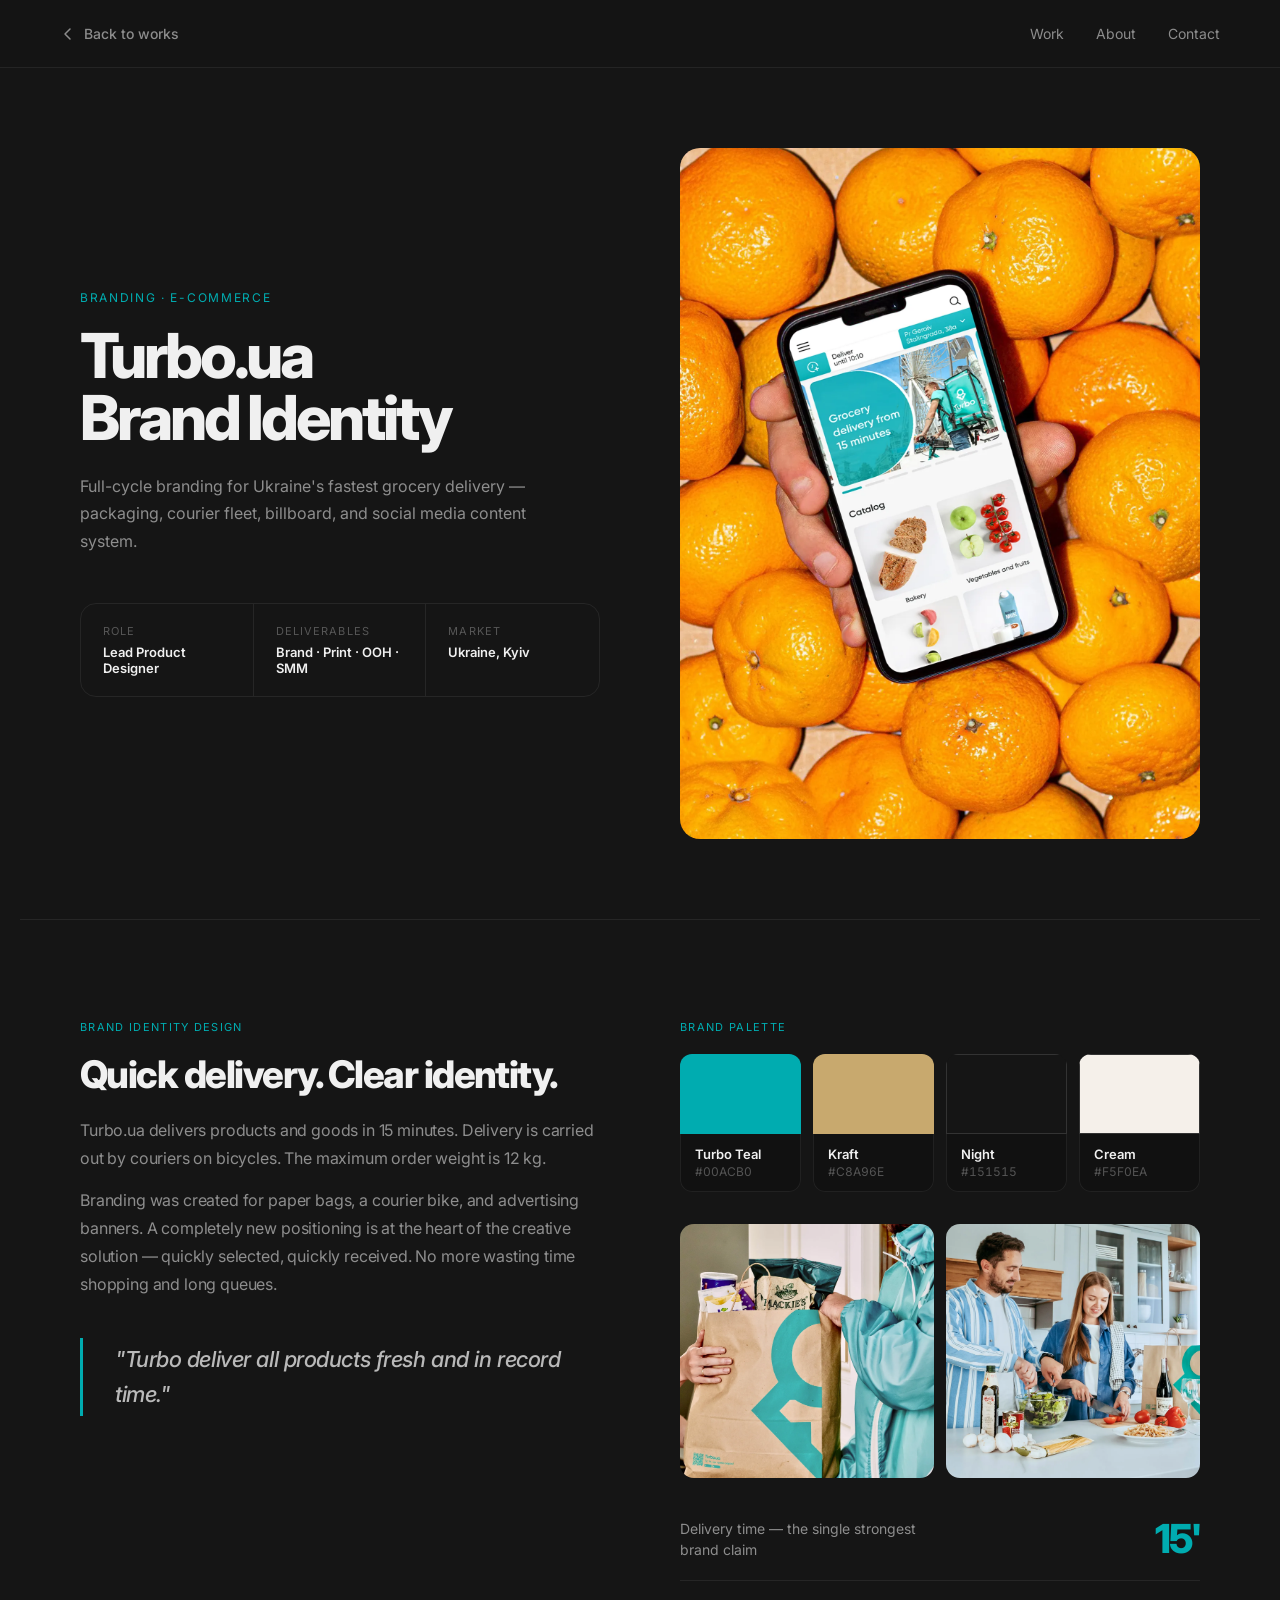
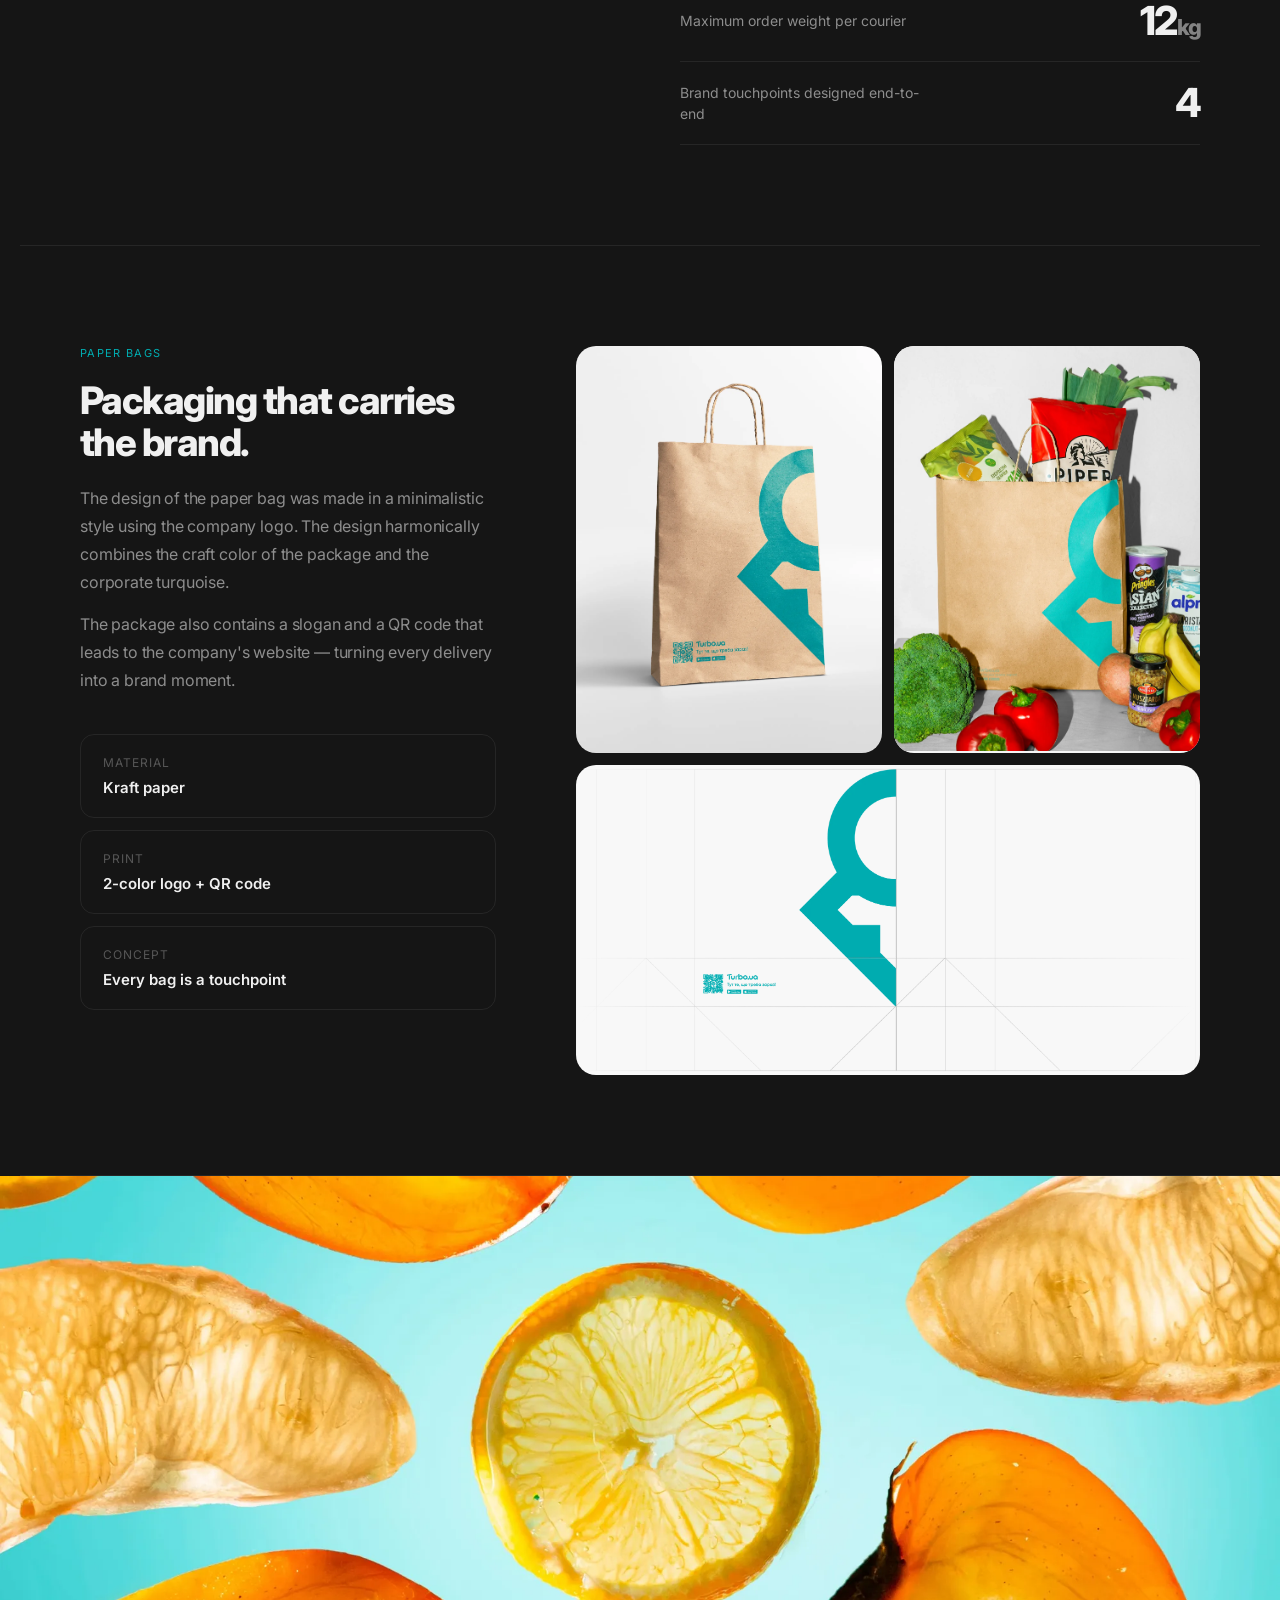
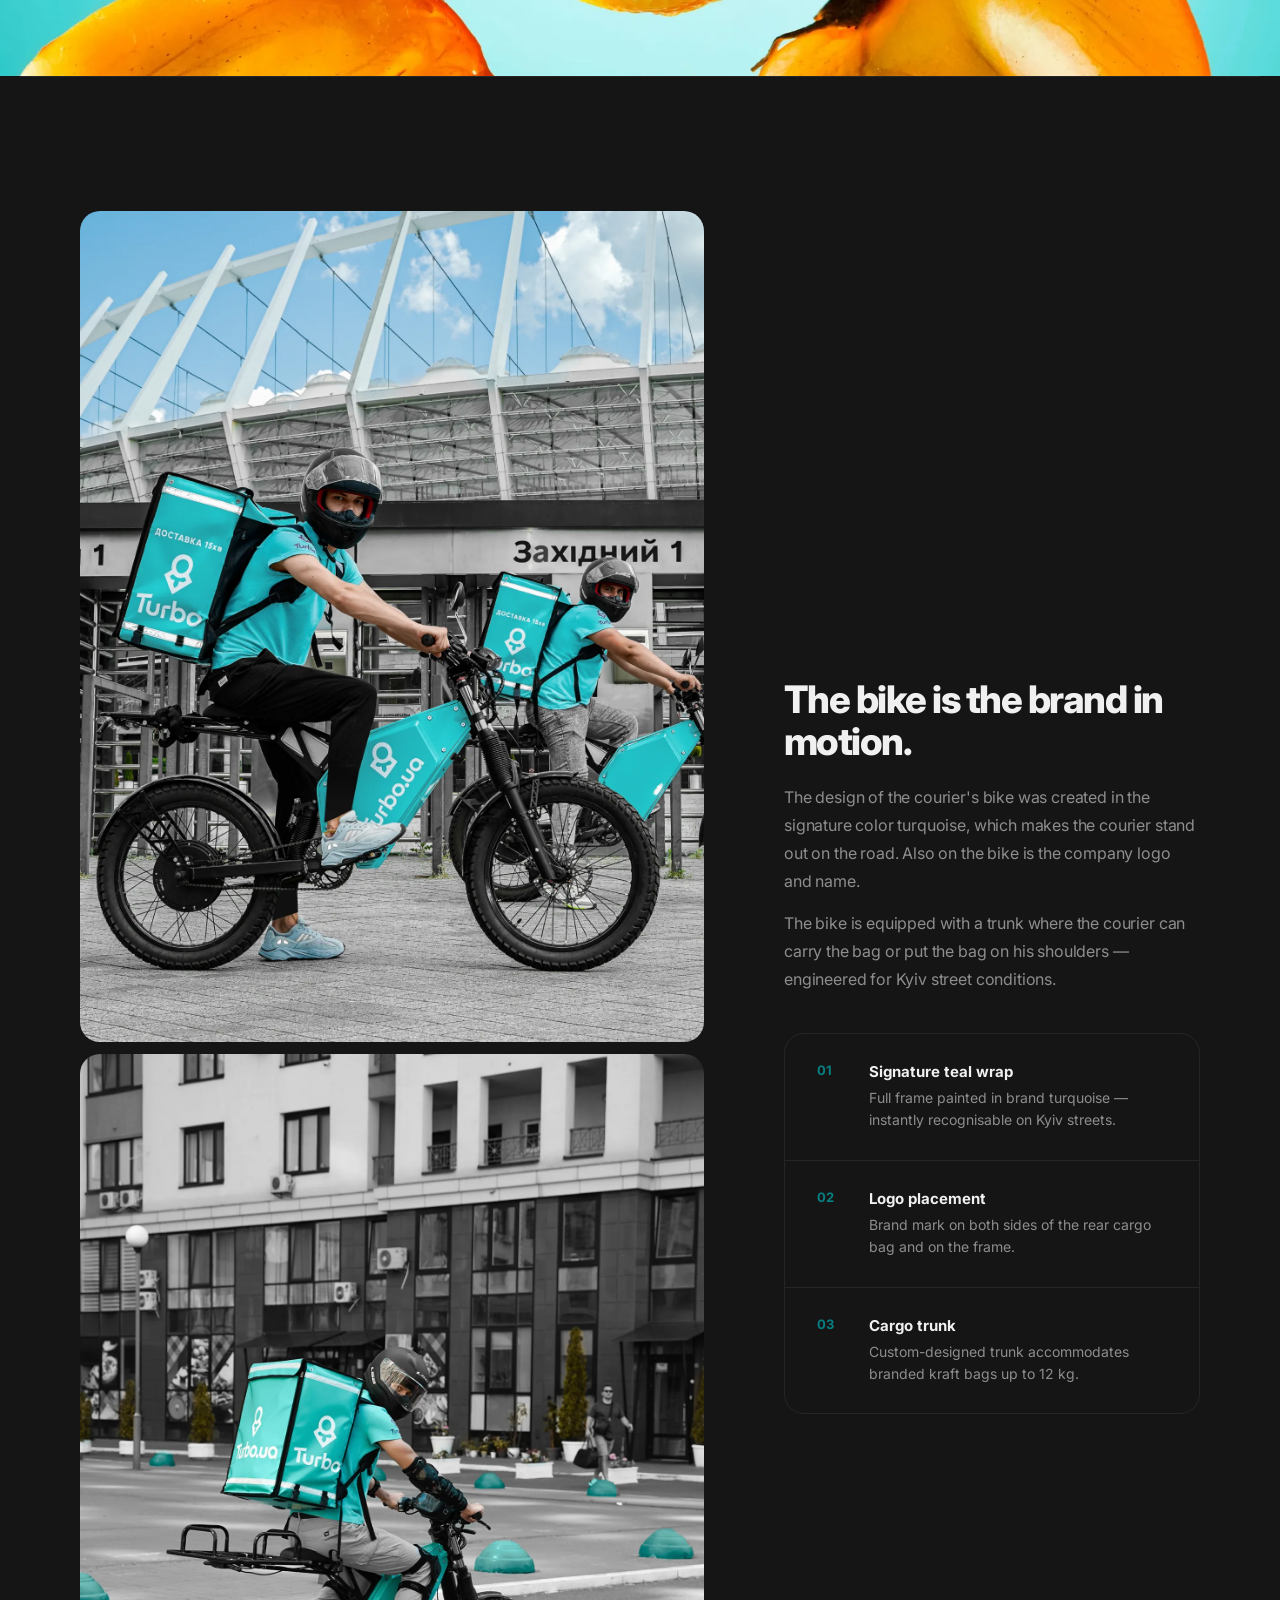
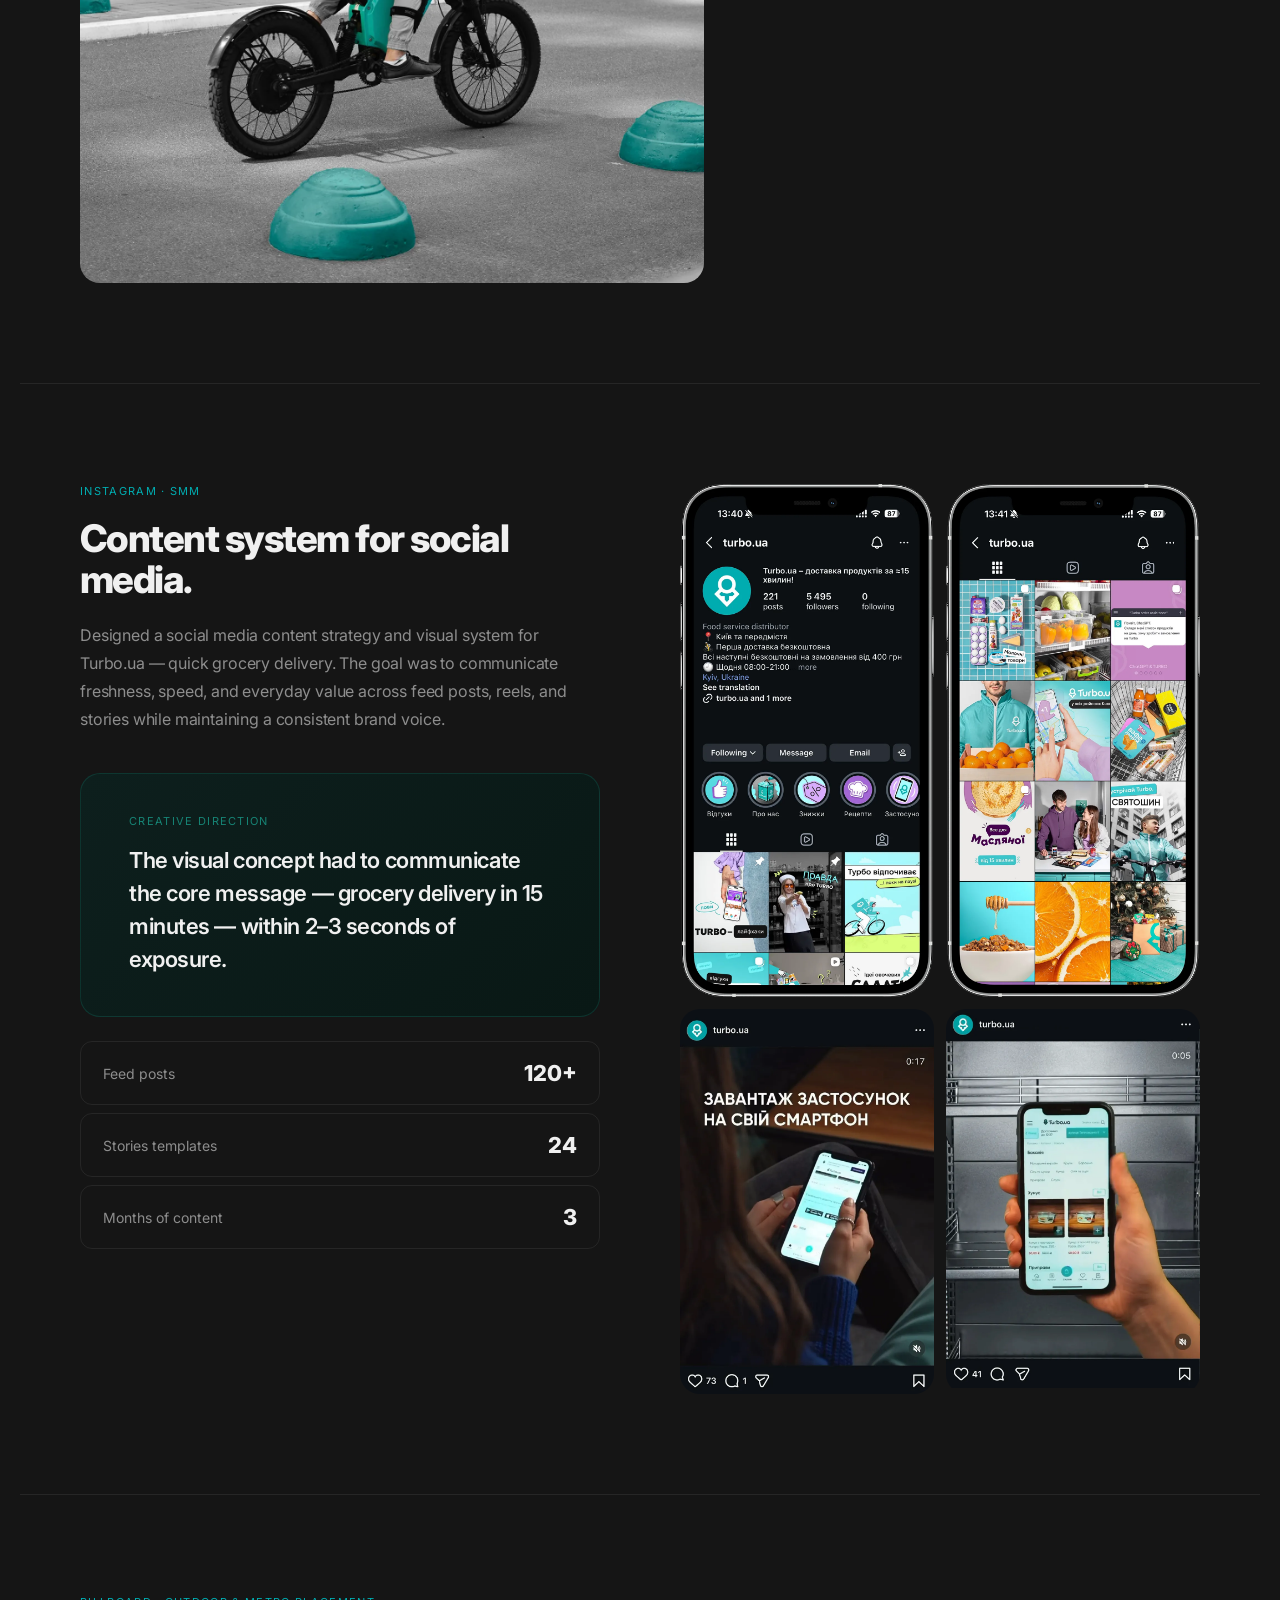
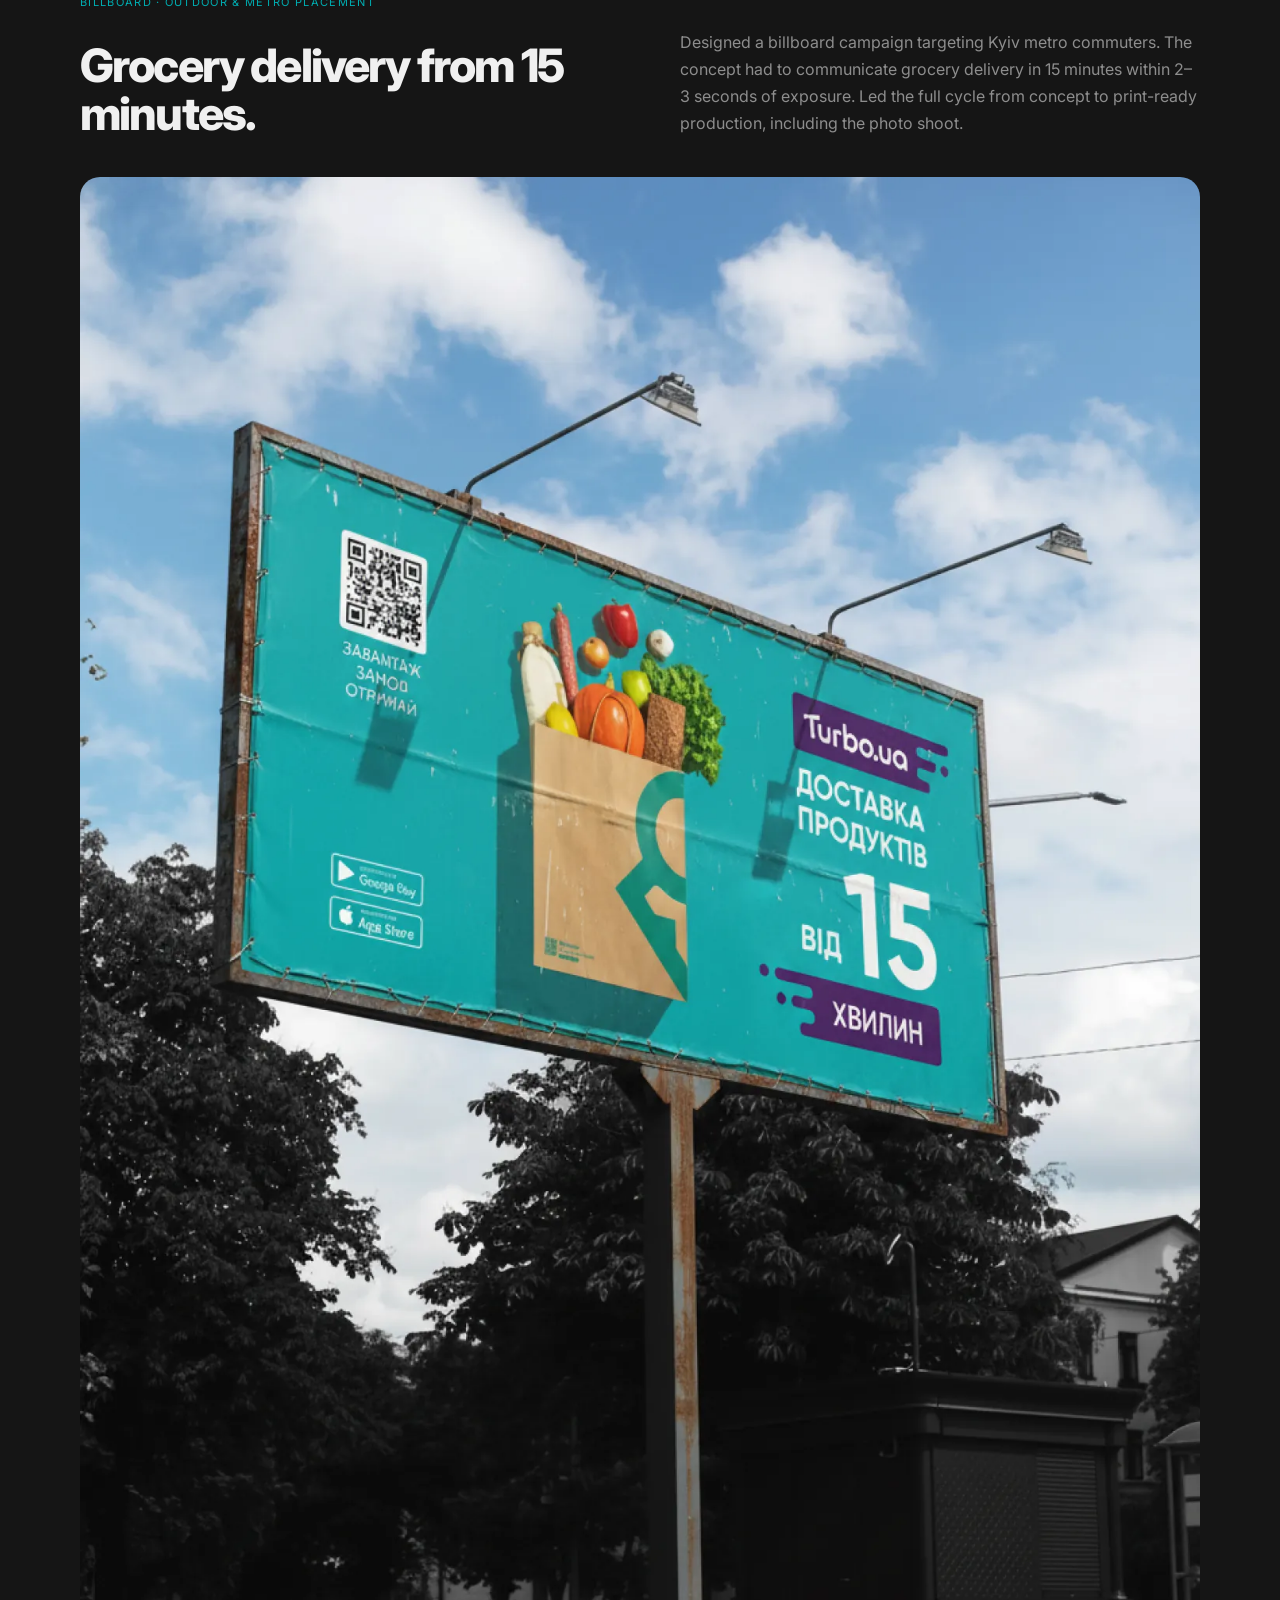
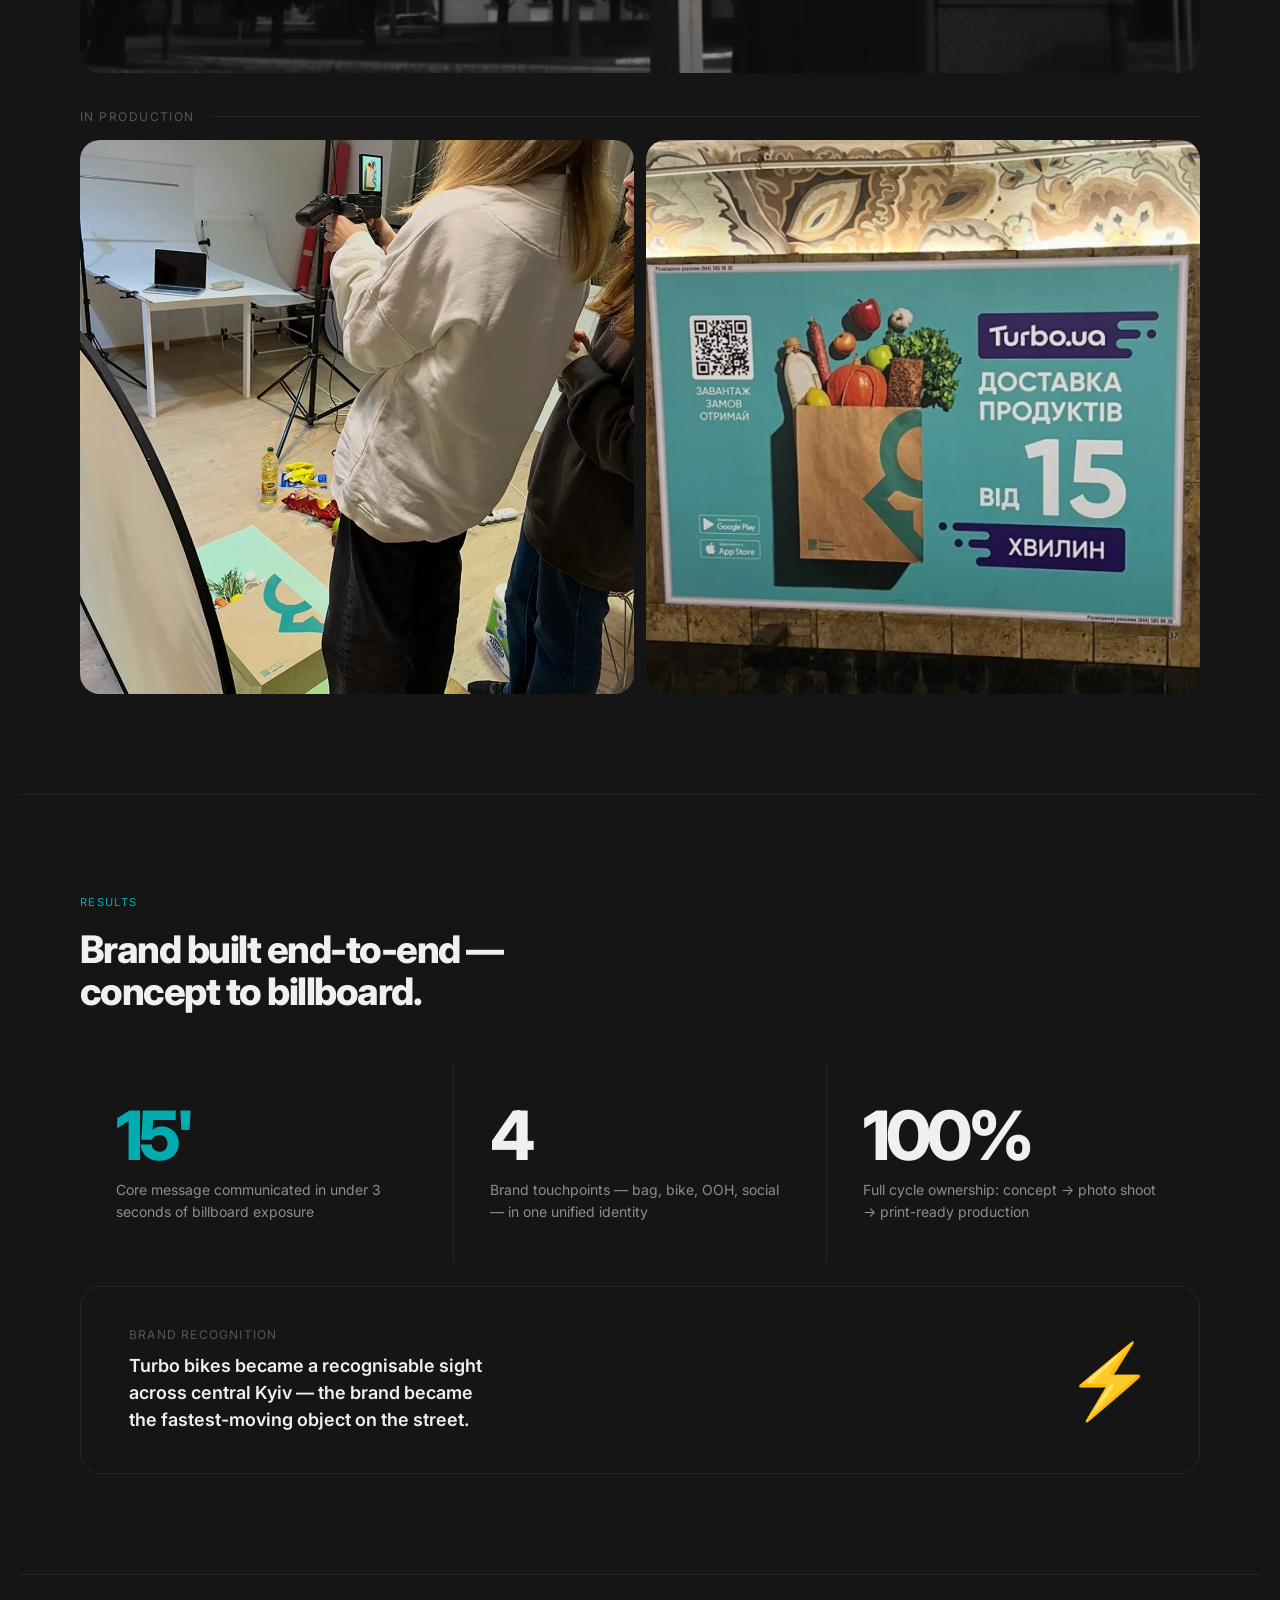
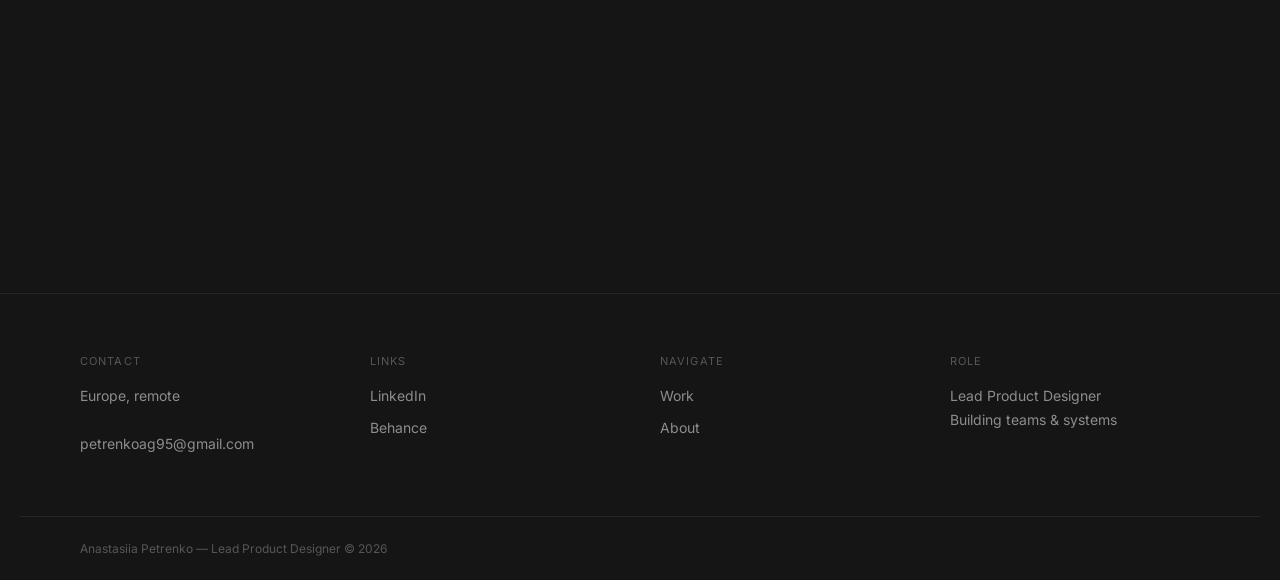
<file: cases/turbo-branding.html>
<!DOCTYPE html>
<html lang="en">
<head>
  <!-- Google Tag Manager -->
  <script>(function(w,d,s,l,i){w[l]=w[l]||[];w[l].push({'gtm.start':
  new Date().getTime(),event:'gtm.js'});var f=d.getElementsByTagName(s)[0],
  j=d.createElement(s),dl=l!='dataLayer'?'&l='+l:'';j.async=true;j.src=
  'https://www.googletagmanager.com/gtm.js?id='+i+dl;f.parentNode.insertBefore(j,f);
  })(window,document,'script','dataLayer','GTM-K25V9CTP');</script>
  <!-- End Google Tag Manager -->
  <!-- Google tag (gtag.js) -->
  <script async src="https://www.googletagmanager.com/gtag/js?id=G-8EQWVSNK7V"></script>
  <script>
    window.dataLayer = window.dataLayer || [];
    function gtag(){dataLayer.push(arguments);}
    gtag('js', new Date());
    gtag('config', 'G-8EQWVSNK7V');
  </script>
  <!-- End Google tag (gtag.js) -->
  <!-- Microsoft Clarity -->
  <script type="text/javascript">
    (function(c,l,a,r,i,t,y){
        c[a]=c[a]||function(){(c[a].q=c[a].q||[]).push(arguments)};
        t=l.createElement(r);t.async=1;t.src="https://www.clarity.ms/tag/"+i;
        y=l.getElementsByTagName(r)[0];y.parentNode.insertBefore(t,y);
    })(window, document, "clarity", "script", "yuyqac0y1p");
  </script>
  <!-- End Microsoft Clarity -->

  <meta charset="UTF-8">
  <meta name="viewport" content="width=device-width, initial-scale=1.0">
  <title>Turbo.ua Brand Identity — Anastasiia Petrenko</title>
  <meta name="description" content="Full-cycle branding for Ukraine's fastest grocery delivery — packaging, courier fleet, billboard, and social media content system." />
  <link rel="icon" type="image/png" href="../assets/favicon.png">
  <link rel="preconnect" href="https://fonts.googleapis.com">
  <link rel="preconnect" href="https://fonts.gstatic.com" crossorigin>
  <link href="https://fonts.googleapis.com/css2?family=Inter:ital,wght@0,400;0,500;0,600;0,700;0,800;1,500&display=swap" rel="stylesheet">
  <style>
    *, *::before, *::after { box-sizing: border-box; margin: 0; padding: 0; }

    :root {
      --teal:   #00ACB0;
      --bg:     #151515;
      --bg2:    #111;
      --border: rgba(255,255,255,0.07);
      --text:   #f0f0f0;
      --muted:  rgba(240,240,240,0.55);
      --subtle: rgba(240,240,240,0.3);
    }

    html { scroll-behavior: smooth; }
    body { background: var(--bg); color: var(--text); font-family: 'Inter', sans-serif; -webkit-font-smoothing: antialiased; }
    a { text-decoration: none; color: inherit; }
    img { display: block; }

    /* ── NAV ─────────────────────────────────────────────── */
    .nav {
      position: fixed; top: 0; left: 0; right: 0; z-index: 100;
      display: flex; align-items: center; justify-content: space-between;
      padding: 0 60px; height: 68px;
      background: rgba(21,21,21,0.85);
      backdrop-filter: blur(12px);
      border-bottom: 1px solid var(--border);
    }

    .nav__back {
      display: flex; align-items: center; gap: 8px;
      font-size: 14px; font-weight: 500; color: var(--muted);
      transition: color 0.2s;
    }
    .nav__back:hover { color: var(--text); }

    .nav__links {
      display: flex; align-items: center; gap: 32px;
    }
    .nav__links a {
      font-size: 14px; color: var(--muted);
      transition: color 0.2s;
    }
    .nav__links a:hover { color: var(--text); }

    /* ── REVEAL ──────────────────────────────────────────── */
    .reveal {
      opacity: 0; transform: translateY(28px);
      transition: opacity 0.7s cubic-bezier(0.22,1,0.36,1), transform 0.7s cubic-bezier(0.22,1,0.36,1);
    }
    .reveal.visible { opacity: 1; transform: none; }

    /* ── LAYOUT ──────────────────────────────────────────── */
    .container { max-width: 1240px; margin: 0 auto; padding: 0 60px; }
    .section { padding: 100px 0; }
    .divider { height: 1px; background: var(--border); max-width: 1240px; margin: 0 auto; }

    .two-col {
      display: grid; grid-template-columns: 1fr 1fr; gap: 80px; align-items: start;
    }
    .two-col--60-40 { grid-template-columns: 60fr 40fr; }
    .two-col--40-60 { grid-template-columns: 40fr 60fr; }

    /* ── HERO ─────────────────────────────────────────────── */
    .hero { padding-top: 68px; }

    .hero__inner {
      max-width: 1240px; margin: 0 auto; padding: 80px 60px 0;
      display: grid; grid-template-columns: 1fr 1fr; gap: 80px; align-items: center;
    }

    .hero__cat {
      font-size: 12px; text-transform: uppercase; letter-spacing: 0.14em;
      color: var(--teal); margin-bottom: 20px;
    }

    .hero__title {
      font-size: 62px; font-weight: 800;
      letter-spacing: -0.05em; line-height: 1.0;
      color: var(--text); margin-bottom: 24px;
    }

    .hero__sub {
      font-size: 16px; color: var(--muted);
      line-height: 1.7; max-width: 480px;
    }

    .hero__meta {
      display: grid; grid-template-columns: repeat(3, 1fr);
      gap: 0; margin-top: 48px;
      border: 1px solid var(--border); border-radius: 16px; overflow: hidden;
    }

    .hero__meta-cell {
      padding: 20px 22px;
      border-right: 1px solid var(--border);
    }
    .hero__meta-cell:last-child { border-right: none; }

    .hero__meta-label {
      font-size: 11px; text-transform: uppercase;
      letter-spacing: 0.1em; color: var(--subtle); margin-bottom: 6px;
    }

    .hero__meta-val {
      font-size: 13px; font-weight: 600; color: var(--text);
    }

    .hero__image {
      border-radius: 20px; overflow: hidden;
    }
    .hero__image img { width: 100%; height: auto; }

    /* ── OVERVIEW ─────────────────────────────────────────── */
    .overview {
      display: grid; grid-template-columns: 1fr 1fr; gap: 80px;
    }

    .section-label {
      display: block; font-size: 11px; text-transform: uppercase;
      letter-spacing: 0.12em; color: var(--teal);
      margin-bottom: 20px;
    }

    .stat-row {
      display: flex; align-items: center; justify-content: space-between;
      padding: 20px 0; border-bottom: 1px solid var(--border);
    }
    .stat-row:first-child { border-top: 1px solid var(--border); }

    .stat-row__label { font-size: 14px; color: var(--muted); max-width: 240px; line-height: 1.5; }

    .stat-row__num {
      font-size: 40px; font-weight: 800;
      letter-spacing: -0.05em; color: var(--text); line-height: 1;
    }

    /* ── TEXT BODY ───────────────────────────────────────── */
    .text-block { max-width: 600px; }

    .text-block h2 {
      font-size: 38px; font-weight: 800;
      letter-spacing: -0.04em; line-height: 1.1;
      color: var(--text); margin-bottom: 20px;
    }

    .text-block p {
      font-size: 16px; color: var(--muted);
      line-height: 1.75; letter-spacing: -0.01em;
    }
    .text-block p + p { margin-top: 14px; }

    /* ── INSIGHT ─────────────────────────────────────────── */
    .insight {
      background: linear-gradient(135deg, #0d1f1d 0%, #091815 100%);
      border: 1px solid rgba(30,200,176,0.15);
      border-radius: 20px; padding: 40px 48px;
    }
    .insight__label {
      font-size: 11px; text-transform: uppercase;
      letter-spacing: 0.12em; color: rgba(30,200,176,0.6); margin-bottom: 16px;
    }
    .insight__text {
      font-size: 22px; font-weight: 600;
      color: var(--text); line-height: 1.5; letter-spacing: -0.02em; max-width: 640px;
    }

    /* ── PALETTE ─────────────────────────────────────────── */
    .palette { display: flex; gap: 12px; }

    .swatch { flex: 1; border-radius: 12px; overflow: hidden; }
    .swatch__color { height: 80px; }
    .swatch__info {
      padding: 12px 14px; background: var(--bg2);
      border: 1px solid var(--border); border-top: none;
      border-radius: 0 0 12px 12px;
    }
    .swatch__name { font-size: 13px; font-weight: 600; color: var(--text); margin-bottom: 2px; }
    .swatch__hex { font-size: 12px; color: var(--subtle); font-variant-numeric: tabular-nums; }

    /* ── METRICS ─────────────────────────────────────────── */
    .metrics {
      display: grid; grid-template-columns: repeat(3, 1fr);
      gap: 1px; background: var(--border);
      border-radius: 20px; overflow: hidden;
    }
    .metric { background: var(--bg); padding: 40px 36px; }
    .metric__num {
      font-size: 68px; font-weight: 800;
      letter-spacing: -0.06em; line-height: 1;
      color: var(--text); margin-bottom: 10px;
    }
    .metric__label { font-size: 14px; color: var(--muted); line-height: 1.55; }

    /* ── STEPS ───────────────────────────────────────────── */
    .steps {
      display: flex; flex-direction: column;
      border: 1px solid var(--border); border-radius: 20px; overflow: hidden;
    }
    .step {
      padding: 28px 32px; border-bottom: 1px solid var(--border);
      display: flex; align-items: flex-start; gap: 24px;
    }
    .step:last-child { border-bottom: none; }
    .step__num { font-size: 13px; font-weight: 700; color: var(--teal); min-width: 28px; opacity: 0.7; }
    .step__title { font-size: 15px; font-weight: 700; color: var(--text); margin-bottom: 6px; }
    .step__body { font-size: 14px; color: var(--muted); line-height: 1.6; }

    /* ── QUOTE ───────────────────────────────────────────── */
    .quote-block { border-left: 3px solid var(--teal); padding: 4px 0 4px 32px; }
    .quote-block p {
      font-size: 22px; font-weight: 500; font-style: italic;
      color: rgba(240,240,240,0.75); line-height: 1.6; letter-spacing: -0.02em;
    }

    /* ── SPEC ITEM ───────────────────────────────────────── */
    .spec-item {
      border: 1px solid var(--border); border-radius: 14px; padding: 20px 22px;
    }
    .spec-item__label {
      font-size: 12px; text-transform: uppercase;
      letter-spacing: 0.08em; color: var(--subtle); margin-bottom: 8px;
    }
    .spec-item__val { font-size: 15px; font-weight: 600; color: var(--text); }

    /* ── COUNTER ROW ─────────────────────────────────────── */
    .counter-row {
      display: flex; align-items: center; justify-content: space-between;
      padding: 18px 22px; border: 1px solid var(--border); border-radius: 12px;
    }
    .counter-row__label { font-size: 14px; color: var(--muted); }
    .counter-row__num { font-size: 22px; font-weight: 800; color: var(--text); }

    /* ── NEXT CASE ───────────────────────────────────────── */
    .next-case {
      padding: 100px 60px; display: flex; align-items: center;
      justify-content: space-between; border-top: 1px solid var(--border);
      max-width: 1240px; margin: 0 auto;
    }
    .next-case__label {
      font-size: 12px; text-transform: uppercase;
      letter-spacing: 0.12em; color: var(--subtle); margin-bottom: 14px;
    }
    .next-case__title {
      font-size: 42px; font-weight: 800;
      letter-spacing: -0.04em; color: var(--text); line-height: 1.05;
    }
    .next-case__link {
      display: flex; align-items: center; gap: 10px;
      font-size: 16px; font-weight: 600; color: var(--text);
      border: 1px solid var(--border); border-radius: 100px;
      padding: 14px 28px; transition: background 0.2s ease, border-color 0.2s ease;
      white-space: nowrap;
    }
    .next-case__link:hover { background: rgba(255,255,255,0.04); border-color: rgba(255,255,255,0.15); }

    /* ── FOOTER ──────────────────────────────────────────── */
    .footer-wrap { background: #151515; border-top: 1px solid var(--border); }
    .footer {
      border-top: none; padding: 60px;
      display: grid; grid-template-columns: 1fr 1fr 1fr 1fr; gap: 40px;
      max-width: 1240px; margin: 0 auto;
    }
    .footer__heading {
      font-size: 11px; text-transform: uppercase;
      letter-spacing: 0.1em; color: var(--subtle); margin-bottom: 16px;
    }
    .footer__val { font-size: 14px; color: var(--muted); line-height: 1.7; }
    .footer__val a { color: var(--muted); transition: color 0.2s ease; }
    .footer__val a:hover { color: var(--text); }
    .footer__copy {
      max-width: 1240px; margin: 0 auto; padding: 24px 60px;
      font-size: 12px; color: var(--subtle); border-top: 1px solid var(--border);
    }

    /* ── IMAGE HOVER ─────────────────────────────────────── */
    .img-hover { overflow: hidden; }
    .img-hover img { transition: transform 0.5s cubic-bezier(0.22,1,0.36,1); }
    .img-hover:hover img { transform: scale(1.03); }

    /* ── BILLBOARD HEADER ───────────────────────────────── */
    .billboard-header {
      display: grid; grid-template-columns: 1fr 1fr;
      gap: 80px; align-items: end; margin-bottom: 40px;
    }
    .billboard-header__h2 {
      font-size: 46px; font-weight: 800;
      letter-spacing: -0.04em; line-height: 1.05; color: var(--text);
    }

    /* ── MOBILE ──────────────────────────────────────────── */
    @media (max-width: 768px) {
      .nav { padding: 0 20px; }
      .nav__links { display: none; }

      .hero__inner {
        grid-template-columns: 1fr; gap: 40px;
        padding: 60px 20px 0;
      }
      .hero__title { font-size: 36px; }
      .hero__meta { grid-template-columns: 1fr; }
      .hero__meta-cell { border-right: none; border-bottom: 1px solid var(--border); }
      .hero__meta-cell:last-child { border-bottom: none; }

      .container { padding: 0 20px; }
      .section { padding: 52px 0; }
      .divider { margin: 0 20px; }

      .overview { grid-template-columns: 1fr; gap: 48px; }
      .two-col,
      .two-col--60-40,
      .two-col--40-60 { grid-template-columns: 1fr; gap: 40px; }

      .text-block h2 { font-size: 28px; }
      .quote-block p { font-size: 18px; }
      .insight { padding: 28px 24px; }
      .insight__text { font-size: 18px; }

      .palette { flex-wrap: wrap; }
      .swatch { flex: 1 1 calc(50% - 6px); }

      .metrics { grid-template-columns: 1fr; }
      .metric__num { font-size: 52px; }

      .billboard-header { grid-template-columns: 1fr; gap: 20px; }
      .billboard-header__h2 { font-size: 28px; }

      .next-case { flex-direction: column; align-items: flex-start; gap: 32px; padding: 52px 20px; }
      .next-case__title { font-size: 32px; }

      .footer { grid-template-columns: 1fr 1fr; padding: 48px 20px 36px; gap: 32px; }
      .footer__copy { padding: 24px 20px; }
    }
  </style>
</head>
<body>
  <!-- Google Tag Manager (noscript) -->
  <noscript><iframe src="https://www.googletagmanager.com/ns.html?id=GTM-K25V9CTP"
  height="0" width="0" style="display:none;visibility:hidden"></iframe></noscript>
  <!-- End Google Tag Manager (noscript) -->


<!-- NAV -->
<nav class="nav">
  <a href="../index.html" class="nav__back">
    <svg width="16" height="16" viewBox="0 0 16 16" fill="none">
      <path d="M10 3L5 8l5 5" stroke="currentColor" stroke-width="1.5" stroke-linecap="round" stroke-linejoin="round"/>
    </svg>
    Back to works
  </a>
  <div class="nav__links">
    <a href="../index.html#work">Work</a>
    <a href="../index.html#about">About</a>
    <a href="mailto:petrenkoag95@gmail.com">Contact</a>
  </div>
</nav>

<!-- HERO -->
<section class="hero">
  <div class="hero__inner">
    <div>
      <div class="hero__cat">Branding · E-Commerce</div>
      <h1 class="hero__title">Turbo.ua<br>Brand Identity</h1>
      <p class="hero__sub">Full-cycle branding for Ukraine's fastest grocery delivery — packaging, courier fleet, billboard, and social media content system.</p>
      <div class="hero__meta">
        <div class="hero__meta-cell">
          <div class="hero__meta-label">Role</div>
          <div class="hero__meta-val">Lead Product Designer</div>
        </div>
        <div class="hero__meta-cell">
          <div class="hero__meta-label">Deliverables</div>
          <div class="hero__meta-val">Brand · Print · OOH · SMM</div>
        </div>
        <div class="hero__meta-cell">
          <div class="hero__meta-label">Market</div>
          <div class="hero__meta-val">Ukraine, Kyiv</div>
        </div>
      </div>
    </div>
    <div class="hero__image img-hover">
      <img src="../assets/images/tb-hero.webp" alt="Turbo.ua branding" />
    </div>
  </div>
</section>

<div class="divider" style="margin-top: 80px;"></div>

<!-- BRAND OVERVIEW -->
<section class="section">
  <div class="container">
    <div class="overview reveal">
      <div>
        <span class="section-label">Brand Identity Design</span>
        <div class="text-block">
          <h2>Quick delivery. Clear identity.</h2>
          <p>Turbo.ua delivers products and goods in 15 minutes. Delivery is carried out by couriers on bicycles. The maximum order weight is 12 kg.</p>
          <p>Branding was created for paper bags, a courier bike, and advertising banners. A completely new positioning is at the heart of the creative solution — quickly selected, quickly received. No more wasting time shopping and long queues.</p>
        </div>
        <div style="margin-top: 40px;">
          <div class="quote-block">
            <p>"Turbo deliver all products fresh and in record time."</p>
          </div>
        </div>
      </div>

      <div>
        <span class="section-label">Brand Palette</span>
        <div class="palette" style="margin-bottom: 32px;">
          <div class="swatch">
            <div class="swatch__color" style="background: #00ACB0;"></div>
            <div class="swatch__info">
              <div class="swatch__name">Turbo Teal</div>
              <div class="swatch__hex">#00ACB0</div>
            </div>
          </div>
          <div class="swatch">
            <div class="swatch__color" style="background: #C8A96E;"></div>
            <div class="swatch__info">
              <div class="swatch__name">Kraft</div>
              <div class="swatch__hex">#C8A96E</div>
            </div>
          </div>
          <div class="swatch">
            <div class="swatch__color" style="background: #151515; border: 1px solid #333;"></div>
            <div class="swatch__info">
              <div class="swatch__name">Night</div>
              <div class="swatch__hex">#151515</div>
            </div>
          </div>
          <div class="swatch">
            <div class="swatch__color" style="background: #F5F0EA; border: 1px solid #333;"></div>
            <div class="swatch__info">
              <div class="swatch__name">Cream</div>
              <div class="swatch__hex">#F5F0EA</div>
            </div>
          </div>
        </div>

        <div style="display: grid; grid-template-columns: 1fr 1fr; gap: 12px; margin-bottom: 20px;">
          <div style="border-radius: 14px; overflow: hidden;" class="img-hover">
            <img loading="lazy" src="../assets/images/tb-courier.webp" alt="Courier delivery" style="width:100%;height:100%;object-fit:cover;aspect-ratio:1;" />
          </div>
          <div style="border-radius: 14px; overflow: hidden;" class="img-hover">
            <img loading="lazy" src="../assets/images/tb-kitchen.webp" alt="Lifestyle kitchen" style="width:100%;height:100%;object-fit:cover;aspect-ratio:1;" />
          </div>
        </div>

        <div class="stat-row">
          <div class="stat-row__label">Delivery time — the single strongest brand claim</div>
          <div class="stat-row__num" style="color: var(--teal);">15'</div>
        </div>
        <div class="stat-row">
          <div class="stat-row__label">Maximum order weight per courier</div>
          <div class="stat-row__num">12<span style="font-size: 22px; opacity: 0.5;">kg</span></div>
        </div>
        <div class="stat-row">
          <div class="stat-row__label">Brand touchpoints designed end-to-end</div>
          <div class="stat-row__num">4</div>
        </div>
      </div>
    </div>
  </div>
</section>

<!-- PAPER BAGS -->
<div class="divider"></div>

<section class="section">
  <div class="container">
    <div class="two-col two-col--40-60 reveal">
      <div>
        <span class="section-label">Paper Bags</span>
        <div class="text-block">
          <h2>Packaging that carries the brand.</h2>
          <p>The design of the paper bag was made in a minimalistic style using the company logo. The design harmonically combines the craft color of the package and the corporate turquoise.</p>
          <p>The package also contains a slogan and a QR code that leads to the company's website — turning every delivery into a brand moment.</p>
        </div>
        <div style="margin-top: 40px; display: flex; flex-direction: column; gap: 12px;">
          <div class="spec-item">
            <div class="spec-item__label">Material</div>
            <div class="spec-item__val">Kraft paper</div>
          </div>
          <div class="spec-item">
            <div class="spec-item__label">Print</div>
            <div class="spec-item__val">2-color logo + QR code</div>
          </div>
          <div class="spec-item">
            <div class="spec-item__label">Concept</div>
            <div class="spec-item__val">Every bag is a touchpoint</div>
          </div>
        </div>
      </div>

      <div style="display: flex; flex-direction: column; gap: 12px;">
        <div style="display: grid; grid-template-columns: 1fr 1fr; gap: 12px;">
          <div style="border-radius: 20px; overflow: hidden; background: #f0ede8;" class="img-hover">
            <img loading="lazy" src="../assets/images/tb-bag-mockup.webp" alt="Turbo.ua paper bag mockup" style="width:100%;height:auto;" />
          </div>
          <div style="border-radius: 20px; overflow: hidden; background: #f5f5f5;" class="img-hover">
            <img loading="lazy" src="../assets/images/tb-bag-photo.webp" alt="Turbo.ua bag with groceries" style="width:100%;height:auto;" />
          </div>
        </div>
        <div style="border-radius: 20px; overflow: hidden; background: #f8f8f8;" class="img-hover">
          <img loading="lazy" src="../assets/images/tb-bag-flat.webp" alt="Turbo.ua bag flat design" style="width:100%;height:auto;" />
        </div>
      </div>
    </div>
  </div>
</section>

<!-- FULL BLEED PHOTO -->
<div class="divider"></div>

<div style="overflow: hidden; margin: 0;">
  <img loading="lazy" src="../assets/images/tb-brand-photo.webp" alt="Turbo.ua brand photography" style="width:100%;height:500px;object-fit:cover;display:block;" />
</div>

<!-- COURIER BIKE -->
<div class="divider"></div>

<section class="section">
  <div class="container reveal">
    <span class="section-label">Design for Courier Bike</span>
    <div class="two-col two-col--60-40" style="align-items: center; gap: 80px;">
      <div style="display: flex; flex-direction: column; gap: 12px;">
        <div style="border-radius: 20px; overflow: hidden;" class="img-hover">
          <img loading="lazy" src="../assets/images/tb-bike-team.webp" alt="Turbo couriers on bikes" style="width:100%;height:auto;" />
        </div>
        <div style="border-radius: 20px; overflow: hidden;" class="img-hover">
          <img loading="lazy" src="../assets/images/tb-bike-riding.webp" alt="Turbo courier riding" style="width:100%;height:auto;" />
        </div>
      </div>

      <div>
        <div class="text-block">
          <h2>The bike is the brand in motion.</h2>
          <p>The design of the courier's bike was created in the signature color turquoise, which makes the courier stand out on the road. Also on the bike is the company logo and name.</p>
          <p>The bike is equipped with a trunk where the courier can carry the bag or put the bag on his shoulders — engineered for Kyiv street conditions.</p>
        </div>
        <div style="margin-top: 40px;">
          <div class="steps">
            <div class="step">
              <span class="step__num">01</span>
              <div>
                <div class="step__title">Signature teal wrap</div>
                <div class="step__body">Full frame painted in brand turquoise — instantly recognisable on Kyiv streets.</div>
              </div>
            </div>
            <div class="step">
              <span class="step__num">02</span>
              <div>
                <div class="step__title">Logo placement</div>
                <div class="step__body">Brand mark on both sides of the rear cargo bag and on the frame.</div>
              </div>
            </div>
            <div class="step">
              <span class="step__num">03</span>
              <div>
                <div class="step__title">Cargo trunk</div>
                <div class="step__body">Custom-designed trunk accommodates branded kraft bags up to 12 kg.</div>
              </div>
            </div>
          </div>
        </div>
      </div>
    </div>
  </div>
</section>

<!-- INSTAGRAM / SMM -->
<div class="divider"></div>

<section class="section">
  <div class="container reveal">
    <div class="two-col">
      <div>
        <span class="section-label">Instagram · SMM</span>
        <div class="text-block">
          <h2>Content system for social media.</h2>
          <p>Designed a social media content strategy and visual system for Turbo.ua — quick grocery delivery. The goal was to communicate freshness, speed, and everyday value across feed posts, reels, and stories while maintaining a consistent brand voice.</p>
        </div>

        <div style="margin-top: 40px;" class="insight">
          <div class="insight__label">Creative Direction</div>
          <div class="insight__text">The visual concept had to communicate the core message — grocery delivery in 15 minutes — within 2–3 seconds of exposure.</div>
        </div>

        <div style="margin-top: 24px; display: flex; flex-direction: column; gap: 8px;">
          <div class="counter-row">
            <span class="counter-row__label">Feed posts</span>
            <span class="counter-row__num">120+</span>
          </div>
          <div class="counter-row">
            <span class="counter-row__label">Stories templates</span>
            <span class="counter-row__num">24</span>
          </div>
          <div class="counter-row">
            <span class="counter-row__label">Months of content</span>
            <span class="counter-row__num">3</span>
          </div>
        </div>
      </div>

      <div style="display: flex; flex-direction: column; gap: 12px;">
        <div style="display: grid; grid-template-columns: 1fr 1fr; gap: 12px;">
          <div style="border-radius: 20px; overflow: hidden;" class="img-hover">
            <img loading="lazy" src="../assets/images/tb-instagram1.webp" alt="Turbo.ua Instagram profile" style="width:100%;display:block;" />
          </div>
          <div style="border-radius: 20px; overflow: hidden;" class="img-hover">
            <img loading="lazy" src="../assets/images/tb-instagram2.webp" alt="Turbo.ua Instagram feed" style="width:100%;display:block;" />
          </div>
        </div>
        <div style="display: grid; grid-template-columns: 1fr 1fr; gap: 12px;">
          <div style="border-radius: 20px; overflow: hidden;" class="img-hover">
            <img loading="lazy" src="../assets/images/tb-reel1.webp" alt="Turbo.ua Reels — app demo" style="width:100%;height:auto;" />
          </div>
          <div style="border-radius: 20px; overflow: hidden;" class="img-hover">
            <img loading="lazy" src="../assets/images/tb-reel2.webp" alt="Turbo.ua Reels — download CTA" style="width:100%;height:auto;" />
          </div>
        </div>
      </div>
    </div>
  </div>
</section>

<!-- BILLBOARD -->
<div class="divider"></div>

<section class="section">
  <div class="container reveal">
    <span class="section-label">Billboard · Outdoor &amp; Metro Placement</span>

    <div class="billboard-header">
      <h2 class="billboard-header__h2">Grocery delivery from 15 minutes.</h2>
      <p style="font-size: 16px; color: var(--muted); line-height: 1.7;">Designed a billboard campaign targeting Kyiv metro commuters. The concept had to communicate grocery delivery in 15 minutes within 2–3 seconds of exposure. Led the full cycle from concept to print-ready production, including the photo shoot.</p>
    </div>

    <div style="border-radius: 20px; overflow: hidden; margin-bottom: 12px;" class="img-hover">
      <img loading="lazy" src="../assets/images/tb-billboard.webp" alt="Turbo.ua outdoor billboard" style="width:100%;height:auto;" />
    </div>

    <div style="display: flex; align-items: center; gap: 16px; margin: 36px 0 16px;">
      <span style="font-size: 12px; text-transform: uppercase; letter-spacing: 0.12em; color: var(--subtle);">In production</span>
      <div style="flex: 1; height: 1px; background: var(--border);"></div>
    </div>

    <div style="display: grid; grid-template-columns: 1fr 1fr; gap: 12px;">
      <div style="border-radius: 20px; overflow: hidden;" class="img-hover">
        <img loading="lazy" src="../assets/images/tb-shoot.webp" alt="Photo shoot production" style="width:100%;height:100%;object-fit:cover;aspect-ratio:4/3;" />
      </div>
      <div style="border-radius: 20px; overflow: hidden;" class="img-hover">
        <img loading="lazy" src="../assets/images/tb-metro.webp" alt="Turbo.ua metro placement" style="width:100%;height:auto;" />
      </div>
    </div>
  </div>
</section>

<!-- METRICS -->
<div class="divider"></div>

<section class="section">
  <div class="container reveal">
    <span class="section-label">Results</span>
    <div style="margin-bottom: 48px; max-width: 560px;">
      <h2 style="font-size: 38px; font-weight: 800; letter-spacing: -0.04em; line-height: 1.1; color: var(--text);">Brand built end-to-end — concept to billboard.</h2>
    </div>

    <div class="metrics">
      <div class="metric">
        <div class="metric__num" style="color: var(--teal);">15'</div>
        <div class="metric__label">Core message communicated in under 3 seconds of billboard exposure</div>
      </div>
      <div class="metric">
        <div class="metric__num">4</div>
        <div class="metric__label">Brand touchpoints — bag, bike, OOH, social — in one unified identity</div>
      </div>
      <div class="metric">
        <div class="metric__num">100%</div>
        <div class="metric__label">Full cycle ownership: concept → photo shoot → print-ready production</div>
      </div>
    </div>

    <div style="margin-top: 24px; padding: 40px 48px; border: 1px solid var(--border); border-radius: 20px; display: flex; align-items: center; justify-content: space-between; gap: 40px; flex-wrap: wrap;">
      <div>
        <div style="font-size: 12px; text-transform: uppercase; letter-spacing: 0.1em; color: var(--subtle); margin-bottom: 10px;">Brand Recognition</div>
        <div style="font-size: 18px; font-weight: 600; color: var(--text); line-height: 1.5;">Turbo bikes became a recognisable sight<br>across central Kyiv — the brand became<br>the fastest-moving object on the street.</div>
      </div>
      <div style="flex-shrink: 0; text-align: right;">
        <div style="font-size: 72px; font-weight: 800; color: var(--teal); letter-spacing: -0.06em; line-height: 1;">⚡</div>
      </div>
    </div>
  </div>
</section>

<!-- NEXT CASE -->
<div class="divider"></div>

<div class="next-case reveal">
  <div>
    <div class="next-case__label">Next case</div>
    <div class="next-case__title">Turbo.ua<br>Delivery App</div>
  </div>
  <a href="turbo.html" class="next-case__link">
    View case
    <svg width="16" height="16" viewBox="0 0 16 16" fill="none">
      <path d="M3 8h10M9 4l4 4-4 4" stroke="currentColor" stroke-width="1.5" stroke-linecap="round" stroke-linejoin="round"/>
    </svg>
  </a>
</div>

<!-- FOOTER -->
<div class="footer-wrap">
  <div class="footer">
    <div>
      <div class="footer__heading">Contact</div>
      <div class="footer__val">Europe, remote<br><br>
        <a href="mailto:petrenkoag95@gmail.com">petrenkoag95@gmail.com</a>
      </div>
    </div>
    <div>
      <div class="footer__heading">Links</div>
      <div class="footer__val" style="display:flex;flex-direction:column;gap:8px;">
        <a href="https://www.linkedin.com/in/anastasia-petrenko/" target="_blank" rel="noopener noreferrer">LinkedIn</a>
        <a href="https://www.behance.net/petrenkoanastasia" target="_blank" rel="noopener noreferrer">Behance</a>
      </div>
    </div>
    <div>
      <div class="footer__heading">Navigate</div>
      <div class="footer__val" style="display:flex;flex-direction:column;gap:8px;">
        <a href="../index.html#work">Work</a>
        <a href="../index.html#about">About</a>
      </div>
    </div>
    <div>
      <div class="footer__heading">Role</div>
      <div class="footer__val">Lead Product Designer<br>Building teams &amp; systems</div>
    </div>
  </div>
  <div class="footer__copy">Anastasiia Petrenko — Lead Product Designer © 2026</div>
</div>

<script>
(function(){
  // Hero entrance
  [
    { sel: '.hero__cat',    delay: 0   },
    { sel: '.hero__title',  delay: 100 },
    { sel: '.hero__sub',    delay: 200 },
    { sel: '.hero__meta',   delay: 320 },
    { sel: '.hero__image',  delay: 180 },
  ].forEach(({ sel, delay }) => {
    const el = document.querySelector(sel);
    if (!el) return;
    el.style.opacity = '0';
    el.style.transform = 'translateY(22px)';
    el.style.transition = `opacity 0.75s cubic-bezier(0.22,1,0.36,1) ${delay}ms, transform 0.75s cubic-bezier(0.22,1,0.36,1) ${delay}ms`;
    setTimeout(() => { el.style.opacity = '1'; el.style.transform = 'none'; }, 60 + delay);
  });

  // Scroll reveal
  const obs = new IntersectionObserver(entries => {
    entries.forEach(e => {
      if (e.isIntersecting) { e.target.classList.add('visible'); obs.unobserve(e.target); }
    });
  }, { threshold: 0.06 });
  document.querySelectorAll('.reveal').forEach((el, i) => {
    el.style.transitionDelay = (i % 4 * 40) + 'ms';
    obs.observe(el);
  });

  // Section label animation
  document.querySelectorAll('.section-label').forEach(el => {
    el.style.opacity = '0';
    el.style.letterSpacing = '0.3em';
    el.style.transition = 'opacity 0.6s ease, letter-spacing 0.6s ease';
    const lo = new IntersectionObserver(entries => {
      entries.forEach(e => {
        if (e.isIntersecting) {
          e.target.style.opacity = '1';
          e.target.style.letterSpacing = '0.12em';
          lo.unobserve(e.target);
        }
      });
    }, { threshold: 0.5 });
    lo.observe(el);
  });
})();
</script>

</body>
</html>
</file>
